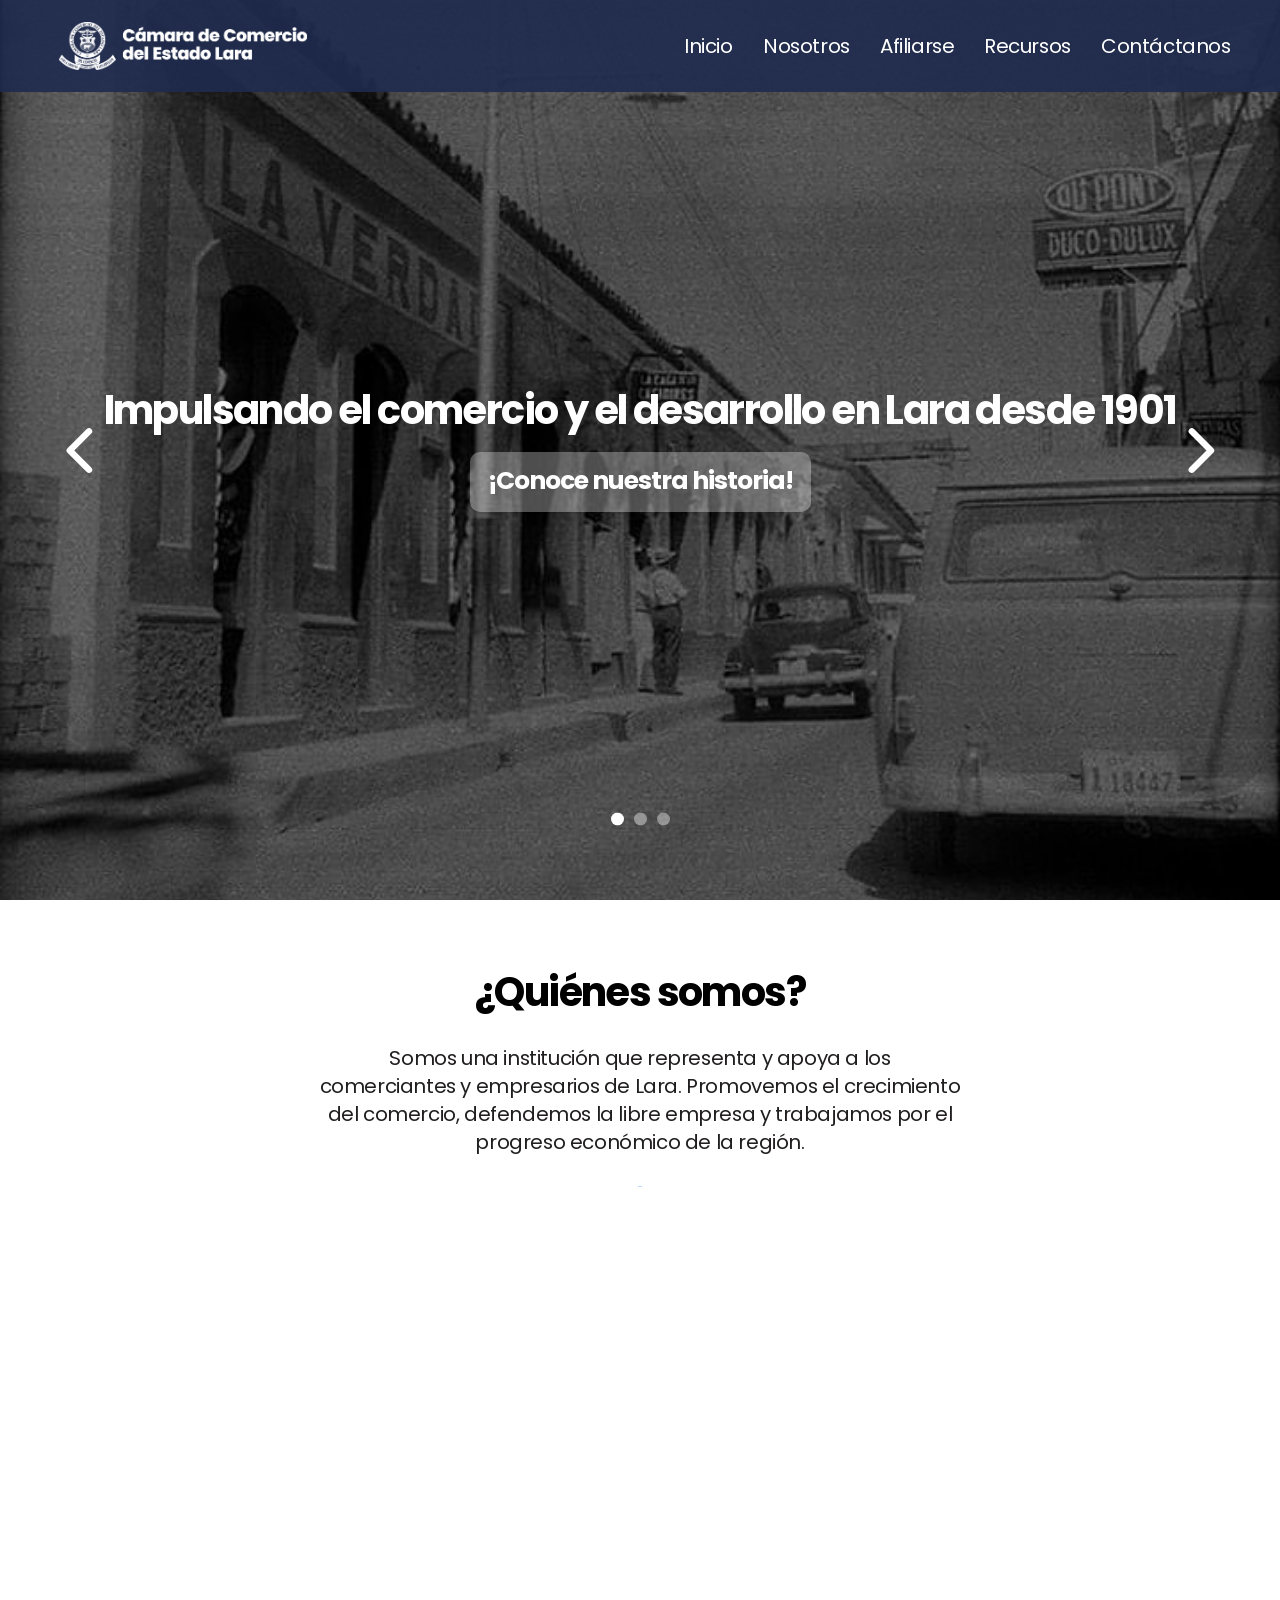
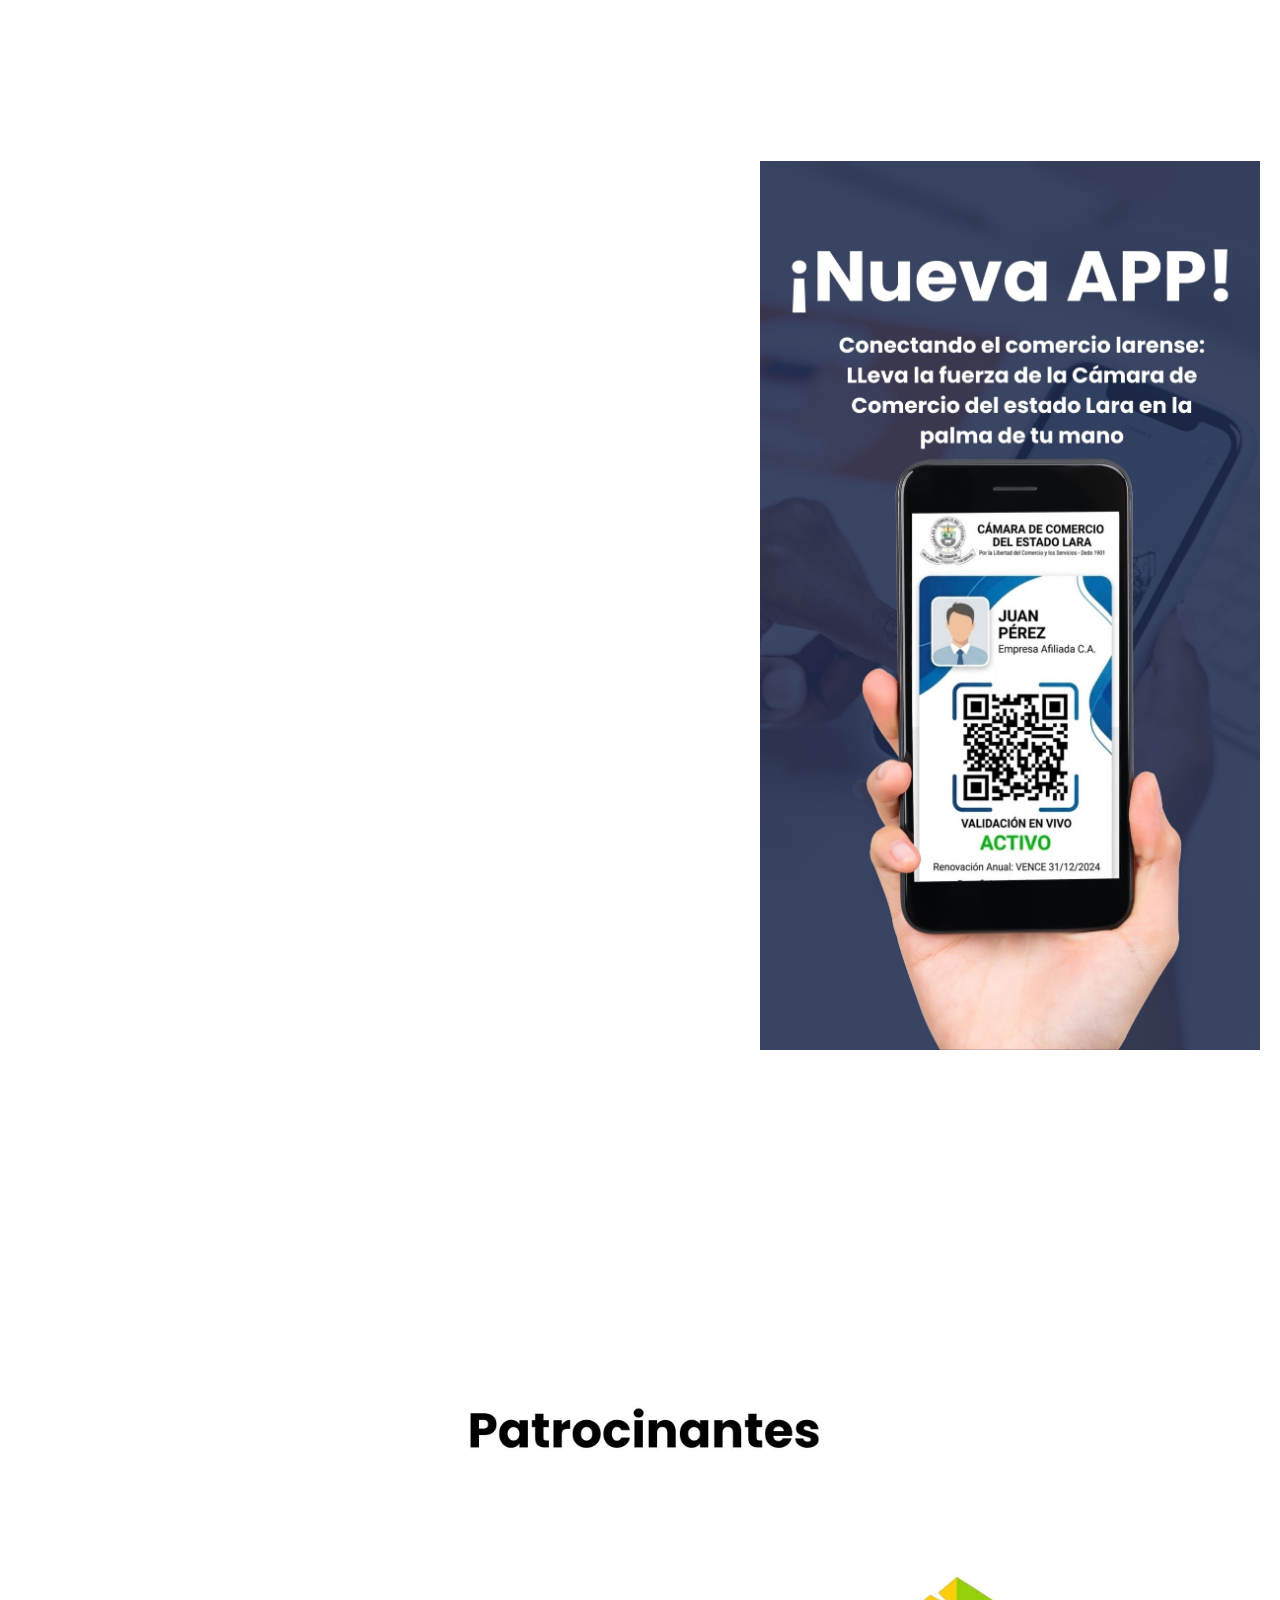
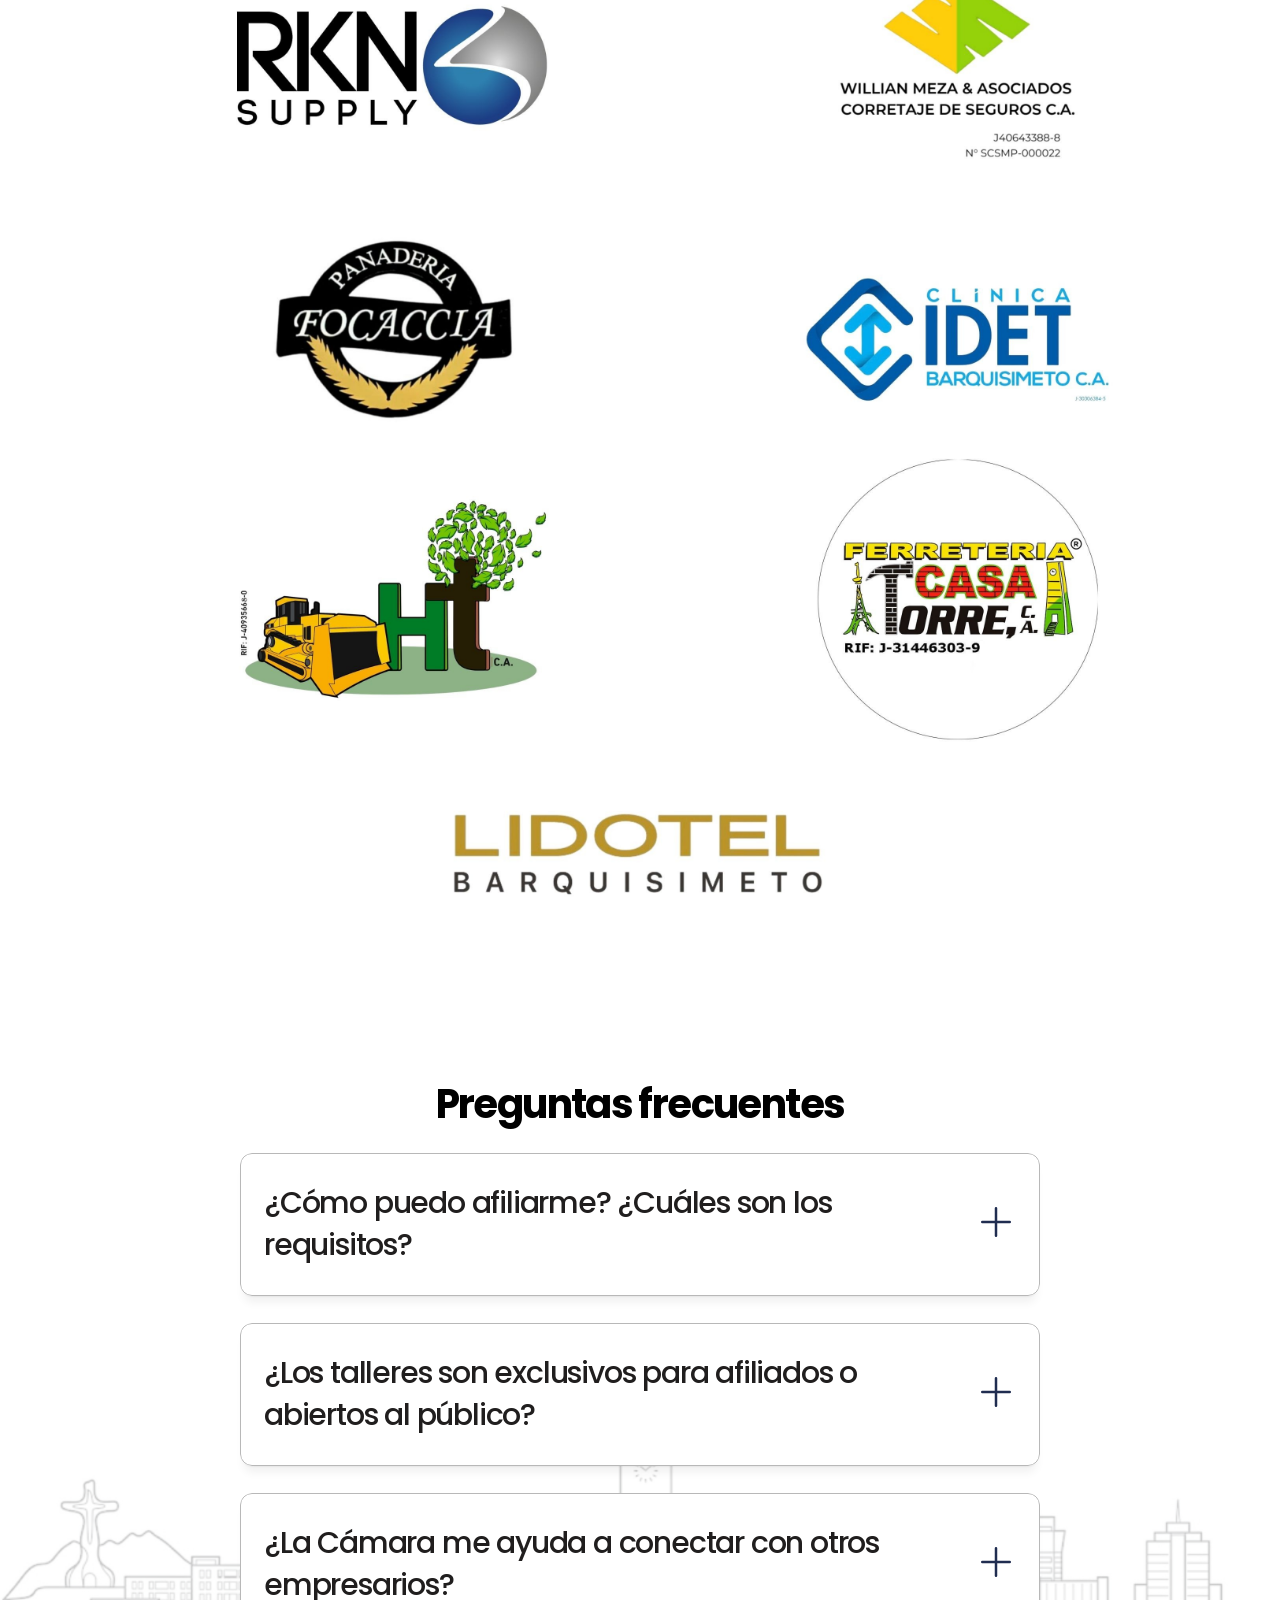
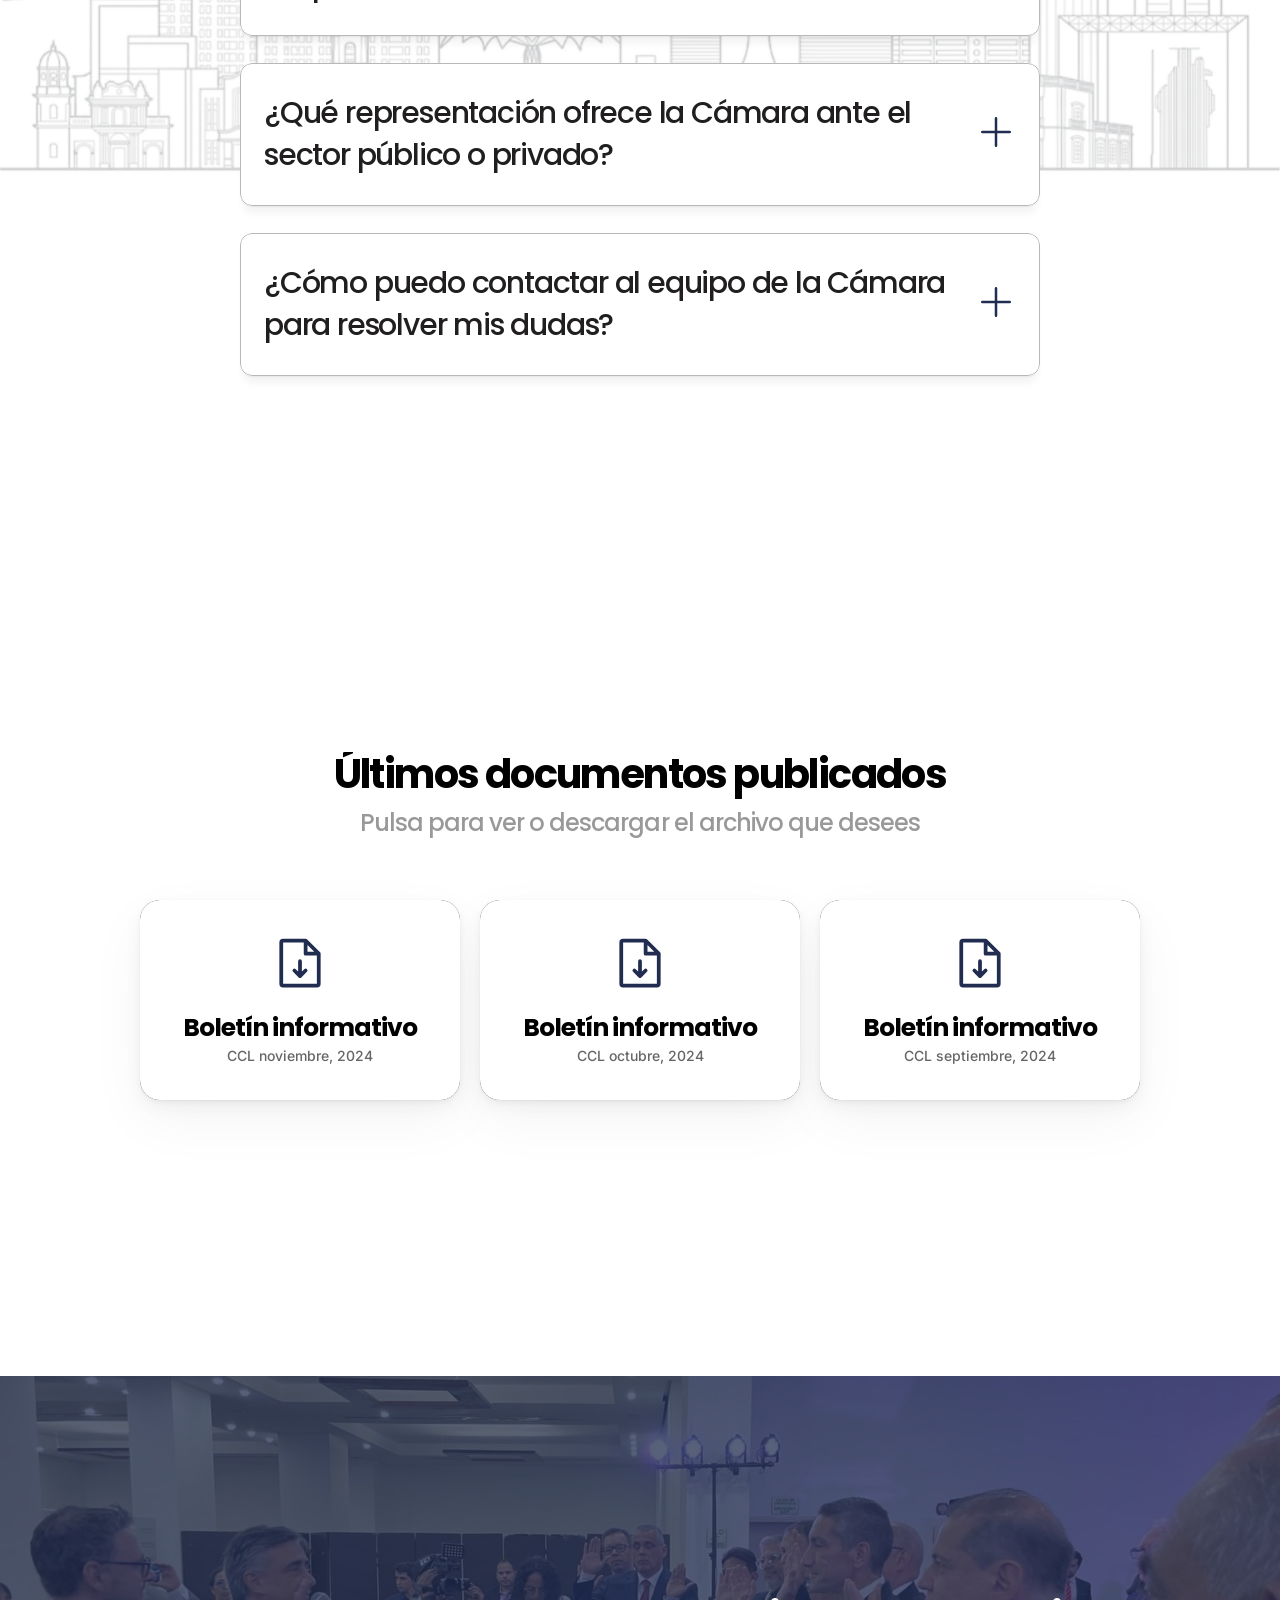
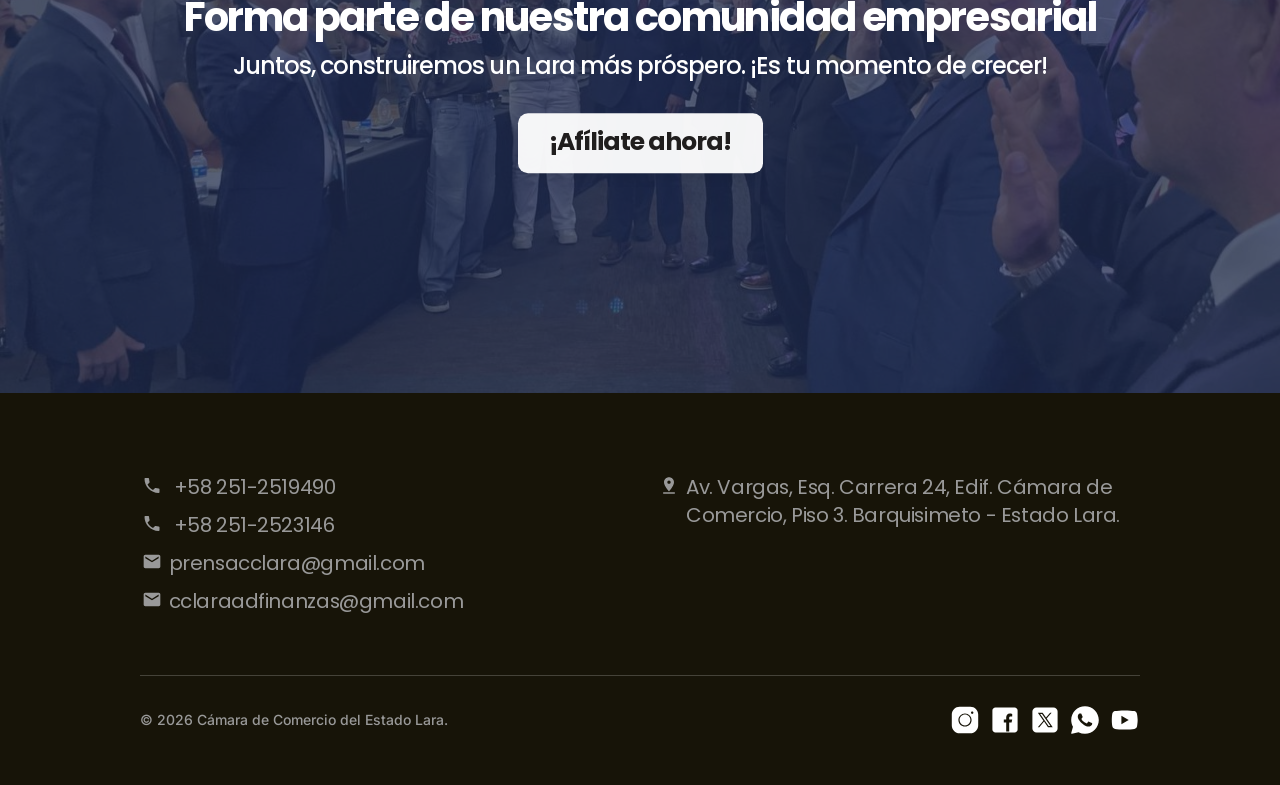
<file: index.html>
<!doctype html>
<!-- Made in Framer · framer.com -->
<!-- Published Oct 28, 2026, 7:28 PM UTC -->
<html lang="es-VE">
<head>
	<meta charset="utf-8">
	<meta name="viewport" content="width=device-width">
	<meta name="generator" content="Framer 6396d1e">
	<title>Cámara de Comercio Lara</title>
    <link rel="canonical" href="https://camcomerciolara.org.ve/"><meta property="og:url" content="https://camcomerciolara.org.ve/"><meta name="description" content="Cámara de Comercio del Estado Lara: gremio que desde 1901 representa y apoya al comercio y los servicios de Lara, Venezuela.">
    <meta name="framer-search-index" content="/assets/fu/sites/qvVd5x1oqgm8UECJxH6ip/searchIndex-bVcQZ0W7D3Bi.json">
    <meta name="framer-search-index-fallback" content="/assets/fu/sites/qvVd5x1oqgm8UECJxH6ip/searchIndex-euTjOfodGPNb.json">
    <link href="/assets/fu/images/rtGBe6erPjxikh9yQqqmnPoD8.png" rel="icon" media="(prefers-color-scheme: light)">
    <link href="/assets/fu/images/SMGLBYGvixK3QliwaBblkckESlc.png" rel="icon" media="(prefers-color-scheme: dark)">
    <!-- Open Graph -->
    <meta property="og:type" content="website">
<!-- ccl:head -->
<link rel="apple-touch-icon" href="/assets/apple-touch-icon.png">
<meta property="og:image" content="https://camcomerciolara.org.ve/assets/og-image.png">
<meta name="twitter:image" content="https://camcomerciolara.org.ve/assets/og-image.png">
<meta property="og:site_name" content="Cámara de Comercio Lara">
<meta property="og:locale" content="es_VE">
<script>window.CCL_FORMS={"":"https://formspree.io/f/xaeejrnl","/afiliarse":"https://formspree.io/f/mvkkrezz"}</script>
<!-- /ccl:head -->
    <meta property="og:title" content="Cámara de Comercio Lara">
    <meta property="og:description" content="Cámara de Comercio del Estado Lara: gremio que desde 1901 representa y apoya al comercio y los servicios de Lara, Venezuela.">
    <!-- X -->
    <meta name="twitter:card" content="summary_large_image">
    <meta name="twitter:title" content="Cámara de Comercio Lara">
    <meta name="twitter:description" content="Cámara de Comercio del Estado Lara: gremio que desde 1901 representa y apoya al comercio y los servicios de Lara, Venezuela.">
	
	
	
	
	<!-- Start of headStart -->
    
    <!-- End of headStart -->
	
	<style data-framer-font-css>/* cyrillic-ext */
@font-face {
  font-family: 'Inter';
  font-style: normal;
  font-weight: 500;
  font-display: swap;
  src: url(/assets/gfonts/s/inter/v20/UcCO3FwrK3iLTeHuS_nVMrMxCp50SjIw2boKoduKmMEVuI6fAZJhiI2B.woff2) format('woff2');
  unicode-range: U+0460-052F, U+1C80-1C8A, U+20B4, U+2DE0-2DFF, U+A640-A69F, U+FE2E-FE2F;
}
/* cyrillic */
@font-face {
  font-family: 'Inter';
  font-style: normal;
  font-weight: 500;
  font-display: swap;
  src: url(/assets/gfonts/s/inter/v20/UcCO3FwrK3iLTeHuS_nVMrMxCp50SjIw2boKoduKmMEVuI6fAZthiI2B.woff2) format('woff2');
  unicode-range: U+0301, U+0400-045F, U+0490-0491, U+04B0-04B1, U+2116;
}
/* greek-ext */
@font-face {
  font-family: 'Inter';
  font-style: normal;
  font-weight: 500;
  font-display: swap;
  src: url(/assets/gfonts/s/inter/v20/UcCO3FwrK3iLTeHuS_nVMrMxCp50SjIw2boKoduKmMEVuI6fAZNhiI2B.woff2) format('woff2');
  unicode-range: U+1F00-1FFF;
}
/* greek */
@font-face {
  font-family: 'Inter';
  font-style: normal;
  font-weight: 500;
  font-display: swap;
  src: url(/assets/gfonts/s/inter/v20/UcCO3FwrK3iLTeHuS_nVMrMxCp50SjIw2boKoduKmMEVuI6fAZxhiI2B.woff2) format('woff2');
  unicode-range: U+0370-0377, U+037A-037F, U+0384-038A, U+038C, U+038E-03A1, U+03A3-03FF;
}
/* vietnamese */
@font-face {
  font-family: 'Inter';
  font-style: normal;
  font-weight: 500;
  font-display: swap;
  src: url(/assets/gfonts/s/inter/v20/UcCO3FwrK3iLTeHuS_nVMrMxCp50SjIw2boKoduKmMEVuI6fAZBhiI2B.woff2) format('woff2');
  unicode-range: U+0102-0103, U+0110-0111, U+0128-0129, U+0168-0169, U+01A0-01A1, U+01AF-01B0, U+0300-0301, U+0303-0304, U+0308-0309, U+0323, U+0329, U+1EA0-1EF9, U+20AB;
}
/* latin-ext */
@font-face {
  font-family: 'Inter';
  font-style: normal;
  font-weight: 500;
  font-display: swap;
  src: url(/assets/gfonts/s/inter/v20/UcCO3FwrK3iLTeHuS_nVMrMxCp50SjIw2boKoduKmMEVuI6fAZFhiI2B.woff2) format('woff2');
  unicode-range: U+0100-02BA, U+02BD-02C5, U+02C7-02CC, U+02CE-02D7, U+02DD-02FF, U+0304, U+0308, U+0329, U+1D00-1DBF, U+1E00-1E9F, U+1EF2-1EFF, U+2020, U+20A0-20AB, U+20AD-20C4, U+2113, U+2C60-2C7F, U+A720-A7FF;
}
/* latin */
@font-face {
  font-family: 'Inter';
  font-style: normal;
  font-weight: 500;
  font-display: swap;
  src: url(/assets/gfonts/s/inter/v20/UcCO3FwrK3iLTeHuS_nVMrMxCp50SjIw2boKoduKmMEVuI6fAZ9hiA.woff2) format('woff2');
  unicode-range: U+0000-00FF, U+0131, U+0152-0153, U+02BB-02BC, U+02C6, U+02DA, U+02DC, U+0304, U+0308, U+0329, U+2000-206F, U+20AC, U+2122, U+2191, U+2193, U+2212, U+2215, U+FEFF, U+FFFD;
}
/* cyrillic-ext */
@font-face {
  font-family: 'Fragment Mono';
  font-style: normal;
  font-weight: 400;
  src: url(/assets/gfonts/s/fragmentmono/v6/4iCr6K5wfMRRjxp0DA6-2CLnB45HhrUI.woff2) format('woff2');
  unicode-range: U+0460-052F, U+1C80-1C8A, U+20B4, U+2DE0-2DFF, U+A640-A69F, U+FE2E-FE2F;
}
/* latin-ext */
@font-face {
  font-family: 'Fragment Mono';
  font-style: normal;
  font-weight: 400;
  src: url(/assets/gfonts/s/fragmentmono/v6/4iCr6K5wfMRRjxp0DA6-2CLnB41HhrUI.woff2) format('woff2');
  unicode-range: U+0100-02BA, U+02BD-02C5, U+02C7-02CC, U+02CE-02D7, U+02DD-02FF, U+0304, U+0308, U+0329, U+1D00-1DBF, U+1E00-1E9F, U+1EF2-1EFF, U+2020, U+20A0-20AB, U+20AD-20C4, U+2113, U+2C60-2C7F, U+A720-A7FF;
}
/* latin */
@font-face {
  font-family: 'Fragment Mono';
  font-style: normal;
  font-weight: 400;
  src: url(/assets/gfonts/s/fragmentmono/v6/4iCr6K5wfMRRjxp0DA6-2CLnB4NHhg.woff2) format('woff2');
  unicode-range: U+0000-00FF, U+0131, U+0152-0153, U+02BB-02BC, U+02C6, U+02DA, U+02DC, U+0304, U+0308, U+0329, U+2000-206F, U+20AC, U+2122, U+2191, U+2193, U+2212, U+2215, U+FEFF, U+FFFD;
}

@font-face { font-family: "Inter"; src: url("/assets/fu/assets/5vvr9Vy74if2I6bQbJvbw7SY1pQ.woff2"); font-display: swap; font-style: normal; font-weight: 400; unicode-range: U+0460-052F, U+1C80-1C88, U+20B4, U+2DE0-2DFF, U+A640-A69F, U+FE2E-FE2F }
@font-face { font-family: "Inter"; src: url("/assets/fu/assets/EOr0mi4hNtlgWNn9if640EZzXCo.woff2"); font-display: swap; font-style: normal; font-weight: 400; unicode-range: U+0301, U+0400-045F, U+0490-0491, U+04B0-04B1, U+2116 }
@font-face { font-family: "Inter"; src: url("/assets/fu/assets/Y9k9QrlZAqio88Klkmbd8VoMQc.woff2"); font-display: swap; font-style: normal; font-weight: 400; unicode-range: U+1F00-1FFF }
@font-face { font-family: "Inter"; src: url("/assets/fu/assets/OYrD2tBIBPvoJXiIHnLoOXnY9M.woff2"); font-display: swap; font-style: normal; font-weight: 400; unicode-range: U+0370-03FF }
@font-face { font-family: "Inter"; src: url("/assets/fu/assets/JeYwfuaPfZHQhEG8U5gtPDZ7WQ.woff2"); font-display: swap; font-style: normal; font-weight: 400; unicode-range: U+0100-024F, U+0259, U+1E00-1EFF, U+2020, U+20A0-20AB, U+20AD-20CF, U+2113, U+2C60-2C7F, U+A720-A7FF }
@font-face { font-family: "Inter"; src: url("/assets/fu/assets/GrgcKwrN6d3Uz8EwcLHZxwEfC4.woff2"); font-display: swap; font-style: normal; font-weight: 400; unicode-range: U+0000-00FF, U+0131, U+0152-0153, U+02BB-02BC, U+02C6, U+02DA, U+02DC, U+2000-206F, U+2070, U+2074-207E, U+2080-208E, U+20AC, U+2122, U+2191, U+2193, U+2212, U+2215, U+FEFF, U+FFFD }
@font-face { font-family: "Inter"; src: url("/assets/fu/assets/b6Y37FthZeALduNqHicBT6FutY.woff2"); font-display: swap; font-style: normal; font-weight: 400; unicode-range: U+0102-0103, U+0110-0111, U+0128-0129, U+0168-0169, U+01A0-01A1, U+01AF-01B0, U+1EA0-1EF9, U+20AB }
@font-face { font-family: "Inter"; src: url("/assets/fu/assets/vQyevYAyHtARFwPqUzQGpnDs.woff2"); font-display: swap; font-style: normal; font-weight: 400; unicode-range: U+0000-00FF, U+0131, U+0152-0153, U+02BB-02BC, U+02C6, U+02DA, U+02DC, U+2000-206F, U+2074, U+20AC, U+2122, U+2191, U+2193, U+2212, U+2215, U+FEFF, U+FFFD }
@font-face { font-family: "Inter"; src: url("/assets/fu/assets/mkY5Sgyq51ik0AMrSBwhm9DJg.woff2"); font-style: normal; font-weight: 900; unicode-range: U+0460-052F, U+1C80-1C88, U+20B4, U+2DE0-2DFF, U+A640-A69F, U+FE2E-FE2F }
@font-face { font-family: "Inter"; src: url("/assets/fu/assets/X5hj6qzcHUYv7h1390c8Rhm6550.woff2"); font-style: normal; font-weight: 900; unicode-range: U+0301, U+0400-045F, U+0490-0491, U+04B0-04B1, U+2116 }
@font-face { font-family: "Inter"; src: url("/assets/fu/assets/gQhNpS3tN86g8RcVKYUUaKt2oMQ.woff2"); font-style: normal; font-weight: 900; unicode-range: U+1F00-1FFF }
@font-face { font-family: "Inter"; src: url("/assets/fu/assets/cugnVhSraaRyANCaUtI5FV17wk.woff2"); font-style: normal; font-weight: 900; unicode-range: U+0370-03FF }
@font-face { font-family: "Inter"; src: url("/assets/fu/assets/5HcVoGak8k5agFJSaKa4floXVu0.woff2"); font-style: normal; font-weight: 900; unicode-range: U+0100-024F, U+0259, U+1E00-1EFF, U+2020, U+20A0-20AB, U+20AD-20CF, U+2113, U+2C60-2C7F, U+A720-A7FF }
@font-face { font-family: "Inter"; src: url("/assets/fu/assets/jn4BtSPLlS0NDp1KiFAtFKiiY0o.woff2"); font-style: normal; font-weight: 900; unicode-range: U+0000-00FF, U+0131, U+0152-0153, U+02BB-02BC, U+02C6, U+02DA, U+02DC, U+2000-206F, U+2074, U+20AC, U+2122, U+2191, U+2193, U+2212, U+2215, U+FEFF, U+FFFD }
@font-face { font-family: "Inter"; src: url("/assets/fu/assets/P2Bw01CtL0b9wqygO0sSVogWbo.woff2"); font-style: normal; font-weight: 900; unicode-range: U+0102-0103, U+0110-0111, U+0128-0129, U+0168-0169, U+01A0-01A1, U+01AF-01B0, U+1EA0-1EF9, U+20AB }
@font-face { font-family: "Inter"; src: url("/assets/fu/assets/05KsVHGDmqXSBXM4yRZ65P8i0s.woff2"); font-style: italic; font-weight: 900; unicode-range: U+0460-052F, U+1C80-1C88, U+20B4, U+2DE0-2DFF, U+A640-A69F, U+FE2E-FE2F }
@font-face { font-family: "Inter"; src: url("/assets/fu/assets/ky8ovPukK4dJ1Pxq74qGhOqCYI.woff2"); font-style: italic; font-weight: 900; unicode-range: U+0301, U+0400-045F, U+0490-0491, U+04B0-04B1, U+2116 }
@font-face { font-family: "Inter"; src: url("/assets/fu/assets/vvNSqIj42qeQ2bvCRBIWKHscrc.woff2"); font-style: italic; font-weight: 900; unicode-range: U+1F00-1FFF }
@font-face { font-family: "Inter"; src: url("/assets/fu/assets/3ZmXbBKToJifDV9gwcifVd1tEY.woff2"); font-style: italic; font-weight: 900; unicode-range: U+0370-03FF }
@font-face { font-family: "Inter"; src: url("/assets/fu/assets/FNfhX3dt4ChuLJq2PwdlxHO7PU.woff2"); font-style: italic; font-weight: 900; unicode-range: U+0100-024F, U+0259, U+1E00-1EFF, U+2020, U+20A0-20AB, U+20AD-20CF, U+2113, U+2C60-2C7F, U+A720-A7FF }
@font-face { font-family: "Inter"; src: url("/assets/fu/assets/g0c8vEViiXNlKAgI4Ymmk3Ig.woff2"); font-style: italic; font-weight: 900; unicode-range: U+0000-00FF, U+0131, U+0152-0153, U+02BB-02BC, U+02C6, U+02DA, U+02DC, U+2000-206F, U+2074, U+20AC, U+2122, U+2191, U+2193, U+2212, U+2215, U+FEFF, U+FFFD }
@font-face { font-family: "Inter"; src: url("/assets/fu/assets/efTfQcBJ53kM2pB1hezSZ3RDUFs.woff2"); font-style: italic; font-weight: 900; unicode-range: U+0102-0103, U+0110-0111, U+0128-0129, U+0168-0169, U+01A0-01A1, U+01AF-01B0, U+1EA0-1EF9, U+20AB }
@font-face { font-family: "Inter"; src: url("/assets/fu/assets/H89BbHkbHDzlxZzxi8uPzTsp90.woff2"); font-display: swap; font-style: italic; font-weight: 700; unicode-range: U+0460-052F, U+1C80-1C88, U+20B4, U+2DE0-2DFF, U+A640-A69F, U+FE2E-FE2F }
@font-face { font-family: "Inter"; src: url("/assets/fu/assets/u6gJwDuwB143kpNK1T1MDKDWkMc.woff2"); font-display: swap; font-style: italic; font-weight: 700; unicode-range: U+0301, U+0400-045F, U+0490-0491, U+04B0-04B1, U+2116 }
@font-face { font-family: "Inter"; src: url("/assets/fu/assets/43sJ6MfOPh1LCJt46OvyDuSbA6o.woff2"); font-display: swap; font-style: italic; font-weight: 700; unicode-range: U+1F00-1FFF }
@font-face { font-family: "Inter"; src: url("/assets/fu/assets/wccHG0r4gBDAIRhfHiOlq6oEkqw.woff2"); font-display: swap; font-style: italic; font-weight: 700; unicode-range: U+0370-03FF }
@font-face { font-family: "Inter"; src: url("/assets/fu/assets/WZ367JPwf9bRW6LdTHN8rXgSjw.woff2"); font-display: swap; font-style: italic; font-weight: 700; unicode-range: U+0100-024F, U+0259, U+1E00-1EFF, U+2020, U+20A0-20AB, U+20AD-20CF, U+2113, U+2C60-2C7F, U+A720-A7FF }
@font-face { font-family: "Inter"; src: url("/assets/fu/assets/QxmhnWTzLtyjIiZcfaLIJ8EFBXU.woff2"); font-display: swap; font-style: italic; font-weight: 700; unicode-range: U+0000-00FF, U+0131, U+0152-0153, U+02BB-02BC, U+02C6, U+02DA, U+02DC, U+2000-206F, U+2074, U+20AC, U+2122, U+2191, U+2193, U+2212, U+2215, U+FEFF, U+FFFD }
@font-face { font-family: "Inter"; src: url("/assets/fu/assets/2A4Xx7CngadFGlVV4xrO06OBHY.woff2"); font-display: swap; font-style: italic; font-weight: 700; unicode-range: U+0102-0103, U+0110-0111, U+0128-0129, U+0168-0169, U+01A0-01A1, U+01AF-01B0, U+1EA0-1EF9, U+20AB }
@font-face { font-family: "Inter"; src: url("/assets/fu/assets/hyOgCu0Xnghbimh0pE8QTvtt2AU.woff2"); font-display: swap; font-style: normal; font-weight: 600; unicode-range: U+0460-052F, U+1C80-1C88, U+20B4, U+2DE0-2DFF, U+A640-A69F, U+FE2E-FE2F }
@font-face { font-family: "Inter"; src: url("/assets/fu/assets/NeGmSOXrPBfEFIy5YZeHq17LEDA.woff2"); font-display: swap; font-style: normal; font-weight: 600; unicode-range: U+0301, U+0400-045F, U+0490-0491, U+04B0-04B1, U+2116 }
@font-face { font-family: "Inter"; src: url("/assets/fu/assets/oYaAX5himiTPYuN8vLWnqBbfD2s.woff2"); font-display: swap; font-style: normal; font-weight: 600; unicode-range: U+1F00-1FFF }
@font-face { font-family: "Inter"; src: url("/assets/fu/assets/lEJLP4R0yuCaMCjSXYHtJw72M.woff2"); font-display: swap; font-style: normal; font-weight: 600; unicode-range: U+0370-03FF }
@font-face { font-family: "Inter"; src: url("/assets/fu/assets/cRJyLNuTJR5jbyKzGi33wU9cqIQ.woff2"); font-display: swap; font-style: normal; font-weight: 600; unicode-range: U+0100-024F, U+0259, U+1E00-1EFF, U+2020, U+20A0-20AB, U+20AD-20CF, U+2113, U+2C60-2C7F, U+A720-A7FF }
@font-face { font-family: "Inter"; src: url("/assets/fu/assets/1ZFS7N918ojhhd0nQWdj3jz4w.woff2"); font-display: swap; font-style: normal; font-weight: 600; unicode-range: U+0000-00FF, U+0131, U+0152-0153, U+02BB-02BC, U+02C6, U+02DA, U+02DC, U+2000-206F, U+2074, U+20AC, U+2122, U+2191, U+2193, U+2212, U+2215, U+FEFF, U+FFFD }
@font-face { font-family: "Inter"; src: url("/assets/fu/assets/A0Wcc7NgXMjUuFdquHDrIZpzZw0.woff2"); font-display: swap; font-style: normal; font-weight: 600; unicode-range: U+0102-0103, U+0110-0111, U+0128-0129, U+0168-0169, U+01A0-01A1, U+01AF-01B0, U+1EA0-1EF9, U+20AB }
@font-face { font-family: "Inter"; src: url("/assets/fu/assets/DpPBYI0sL4fYLgAkX8KXOPVt7c.woff2"); font-display: swap; font-style: normal; font-weight: 700; unicode-range: U+0460-052F, U+1C80-1C88, U+20B4, U+2DE0-2DFF, U+A640-A69F, U+FE2E-FE2F }
@font-face { font-family: "Inter"; src: url("/assets/fu/assets/4RAEQdEOrcnDkhHiiCbJOw92Lk.woff2"); font-display: swap; font-style: normal; font-weight: 700; unicode-range: U+0301, U+0400-045F, U+0490-0491, U+04B0-04B1, U+2116 }
@font-face { font-family: "Inter"; src: url("/assets/fu/assets/1K3W8DizY3v4emK8Mb08YHxTbs.woff2"); font-display: swap; font-style: normal; font-weight: 700; unicode-range: U+1F00-1FFF }
@font-face { font-family: "Inter"; src: url("/assets/fu/assets/tUSCtfYVM1I1IchuyCwz9gDdQ.woff2"); font-display: swap; font-style: normal; font-weight: 700; unicode-range: U+0370-03FF }
@font-face { font-family: "Inter"; src: url("/assets/fu/assets/VgYFWiwsAC5OYxAycRXXvhze58.woff2"); font-display: swap; font-style: normal; font-weight: 700; unicode-range: U+0100-024F, U+0259, U+1E00-1EFF, U+2020, U+20A0-20AB, U+20AD-20CF, U+2113, U+2C60-2C7F, U+A720-A7FF }
@font-face { font-family: "Inter"; src: url("/assets/fu/assets/DXD0Q7LSl7HEvDzucnyLnGBHM.woff2"); font-display: swap; font-style: normal; font-weight: 700; unicode-range: U+0000-00FF, U+0131, U+0152-0153, U+02BB-02BC, U+02C6, U+02DA, U+02DC, U+2000-206F, U+2074, U+20AC, U+2122, U+2191, U+2193, U+2212, U+2215, U+FEFF, U+FFFD }
@font-face { font-family: "Inter"; src: url("/assets/fu/assets/GIryZETIX4IFypco5pYZONKhJIo.woff2"); font-display: swap; font-style: normal; font-weight: 700; unicode-range: U+0102-0103, U+0110-0111, U+0128-0129, U+0168-0169, U+01A0-01A1, U+01AF-01B0, U+1EA0-1EF9, U+20AB }
@font-face { font-family: "Inter"; src: url("/assets/fu/assets/CfMzU8w2e7tHgF4T4rATMPuWosA.woff2"); font-display: swap; font-style: italic; font-weight: 400; unicode-range: U+0460-052F, U+1C80-1C88, U+20B4, U+2DE0-2DFF, U+A640-A69F, U+FE2E-FE2F }
@font-face { font-family: "Inter"; src: url("/assets/fu/assets/867QObYax8ANsfX4TGEVU9YiCM.woff2"); font-display: swap; font-style: italic; font-weight: 400; unicode-range: U+0301, U+0400-045F, U+0490-0491, U+04B0-04B1, U+2116 }
@font-face { font-family: "Inter"; src: url("/assets/fu/assets/Oyn2ZbENFdnW7mt2Lzjk1h9Zb9k.woff2"); font-display: swap; font-style: italic; font-weight: 400; unicode-range: U+1F00-1FFF }
@font-face { font-family: "Inter"; src: url("/assets/fu/assets/cdAe8hgZ1cMyLu9g005pAW3xMo.woff2"); font-display: swap; font-style: italic; font-weight: 400; unicode-range: U+0370-03FF }
@font-face { font-family: "Inter"; src: url("/assets/fu/assets/DOfvtmE1UplCq161m6Hj8CSQYg.woff2"); font-display: swap; font-style: italic; font-weight: 400; unicode-range: U+0100-024F, U+0259, U+1E00-1EFF, U+2020, U+20A0-20AB, U+20AD-20CF, U+2113, U+2C60-2C7F, U+A720-A7FF }
@font-face { font-family: "Inter"; src: url("/assets/fu/assets/vFzuJY0c65av44uhEKB6vyjFMg.woff2"); font-display: swap; font-style: italic; font-weight: 400; unicode-range: U+0000-00FF, U+0131, U+0152-0153, U+02BB-02BC, U+02C6, U+02DA, U+02DC, U+2000-206F, U+2074, U+20AC, U+2122, U+2191, U+2193, U+2212, U+2215, U+FEFF, U+FFFD }
@font-face { font-family: "Inter"; src: url("/assets/fu/assets/tKtBcDnBMevsEEJKdNGhhkLzYo.woff2"); font-display: swap; font-style: italic; font-weight: 400; unicode-range: U+0102-0103, U+0110-0111, U+0128-0129, U+0168-0169, U+01A0-01A1, U+01AF-01B0, U+1EA0-1EF9, U+20AB }
@font-face { font-family: "Inter"; src: url("/assets/fu/assets/syRNPWzAMIrcJ3wIlPIP43KjQs.woff2"); font-display: swap; font-style: normal; font-weight: 700; unicode-range: U+0000-00FF, U+0131, U+0152-0153, U+02BB-02BC, U+02C6, U+02DA, U+02DC, U+2000-206F, U+2070, U+2074-207E, U+2080-208E, U+20AC, U+2122, U+2191, U+2193, U+2212, U+2215, U+FEFF, U+FFFD }
@font-face { font-family: "Inter"; src: url("/assets/fu/assets/vxBnBhH8768IFAXAb4Qf6wQHKs.woff2"); font-display: swap; font-style: italic; font-weight: 600; unicode-range: U+0460-052F, U+1C80-1C88, U+20B4, U+2DE0-2DFF, U+A640-A69F, U+FE2E-FE2F }
@font-face { font-family: "Inter"; src: url("/assets/fu/assets/zSsEuoJdh8mcFVk976C05ZfQr8.woff2"); font-display: swap; font-style: italic; font-weight: 600; unicode-range: U+0301, U+0400-045F, U+0490-0491, U+04B0-04B1, U+2116 }
@font-face { font-family: "Inter"; src: url("/assets/fu/assets/b8ezwLrN7h2AUoPEENcsTMVJ0.woff2"); font-display: swap; font-style: italic; font-weight: 600; unicode-range: U+1F00-1FFF }
@font-face { font-family: "Inter"; src: url("/assets/fu/assets/mvNEIBLyHbscgHtwfsByjXUz3XY.woff2"); font-display: swap; font-style: italic; font-weight: 600; unicode-range: U+0370-03FF }
@font-face { font-family: "Inter"; src: url("/assets/fu/assets/6FI2EneKzM3qBy5foOZXey7coCA.woff2"); font-display: swap; font-style: italic; font-weight: 600; unicode-range: U+0100-024F, U+0259, U+1E00-1EFF, U+2020, U+20A0-20AB, U+20AD-20CF, U+2113, U+2C60-2C7F, U+A720-A7FF }
@font-face { font-family: "Inter"; src: url("/assets/fu/assets/qrVgiXNd6RuQjETYQiVQ9nqCk.woff2"); font-display: swap; font-style: italic; font-weight: 600; unicode-range: U+0000-00FF, U+0131, U+0152-0153, U+02BB-02BC, U+02C6, U+02DA, U+02DC, U+2000-206F, U+2074, U+20AC, U+2122, U+2191, U+2193, U+2212, U+2215, U+FEFF, U+FFFD }
@font-face { font-family: "Inter"; src: url("/assets/fu/assets/NHHeAKJVP0ZWHk5YZnQQChIsBM.woff2"); font-display: swap; font-style: italic; font-weight: 600; unicode-range: U+0102-0103, U+0110-0111, U+0128-0129, U+0168-0169, U+01A0-01A1, U+01AF-01B0, U+1EA0-1EF9, U+20AB }
@font-face { font-family: "Poppins"; src: url("/assets/fu/third-party-assets/fontshare/wf/EOHGWBZYYKO6R4PWP4S2B3FFWHHBEZN6/UWQLMF4AFWLXCJQCFV3WRVYC77KZXPRB/FYG6OCH7XOLUUSZTIZE65ATBZWF623O4.woff2"); font-display: swap; font-style: normal; font-weight: 700 }
@font-face { font-family: "Poppins"; src: url("/assets/fu/third-party-assets/fontshare/wf/NC2MP33RO4WQTSTEEAWBJLAEXNCNEQVF/7F4U3COKLHQH4WUH3AXPC7N4UELEWJQN/JMWNCAGBH3TLANIVQPVABVAVNV5QERTH.woff2"); font-display: swap; font-style: normal; font-weight: 400 }
@font-face { font-family: "Poppins"; src: url("/assets/fu/third-party-assets/fontshare/wf/22GWRXQXMICIWABQXFWKIWZIILKO5JDJ/2BBKMSVLV5CSDOZ7HEEECOTKPOVVJOC3/RNFY4UJD36462ZMGEIC5I7KNE73BPOAU.woff2"); font-style: normal; font-weight: 900 }
@font-face { font-family: "Poppins"; src: url("/assets/fu/third-party-assets/fontshare/wf/2PWH5ACYHQEXIHGDLY5OWYMAC3F65AK5/OD6JOLYDRZZOKZGAPOMF7QEWPC5DTZS6/F5IVXJVPQ2DIFNG5HQZ7NI5VG7P7VDLV.woff2"); font-style: italic; font-weight: 900 }
@font-face { font-family: "Poppins"; src: url("/assets/fu/third-party-assets/fontshare/wf/JQL34MORONR7D7BXOVTX3KBGJGEJQ5BJ/CKUZVY5SFANCFAT7FS3MP6ZL4BMEWCJE/NOLRWF3JBJ434MILPG5RB6R2B4HGRSZB.woff2"); font-display: swap; font-style: italic; font-weight: 700 }
@font-face { font-family: "Poppins"; src: url("/assets/fu/third-party-assets/fontshare/wf/7LLTLAW3NRWOADG4II2JGKZC6OSEMBQC/EYFXWX77PEMPU645EAWOTG22E375GULW/SSNNTU67MMJH4CSWT443B4KJ7OB4WFHF.woff2"); font-display: swap; font-style: italic; font-weight: 400 }
@font-face { font-family: "Poppins"; src: url("/assets/fu/third-party-assets/fontshare/wf/K4RHKGAGLQZBXEZQT2O2AGSLKJF2E4YC/JRUTXNFPWLFGIEVSSEYOW7EP7TYM3V6A/UCDYLFFGLZRGCFY5GYDYM5LDB52BAR5M.woff2"); font-display: swap; font-style: normal; font-weight: 500 }
@font-face { font-family: "Poppins"; src: url("/assets/fu/third-party-assets/fontshare/wf/4HH4RITHYMRL7VREMN2WV2L6LQZKPRWE/ZWMGJ4LKTJ4NT5NKCHS5WLI6CRRRO2SE/OFRM3ATAEVJKZWGG6S4JN4P6SBPN2BLD.woff2"); font-display: swap; font-style: italic; font-weight: 500 }
@font-face { font-family: "Poppins"; src: url("/assets/fu/third-party-assets/fontshare/wf/E6J4GS76KHNRRUWODFCFOX2JRKNRSFVY/3GYVT5S4AH7VMPASDDKOTIPV6P3WJXGI/24R4YOH3G2SFDSTCNHOVGYEX3DMRC3CE.woff2"); font-display: swap; font-style: normal; font-weight: 600 }
@font-face { font-family: "Inter Placeholder"; src: local("Arial"); ascent-override: 89.79%; descent-override: 22.36%; line-gap-override: 0.00%; size-adjust: 107.89% }
@font-face { font-family: "Poppins Placeholder"; src: local("Arial"); ascent-override: 91.95%; descent-override: 30.94%; line-gap-override: 7.96%; size-adjust: 113.11% }</style>
	<link href="https://fonts.gstatic.com" rel="preconnect" crossorigin>
	
	<meta name="robots" content="index, follow, max-image-preview:large"><style data-framer-breakpoint-css>@media(min-width: 1200px){.hidden-72rtr7{display:none!important}}@media(min-width: 810px) and (max-width: 1199.98px){.hidden-19ln4jw{display:none!important}}@media(max-width: 809.98px){.hidden-1w5bcwz{display:none!important}}@media(min-width: 1200px){.hidden-m44vip{display:none!important}}@media(min-width: 810px) and (max-width: 1199.98px){.hidden-xug17x{display:none!important}}@media(max-width: 809.98px){.hidden-rttqvg{display:none!important}}</style><style data-framer-css-ssr-minified data-framer-components="framer-lib-cursors-host framer-DO5XE PropertyOverrides framer-sNRu0 framer-lib-combinedCSSRules framer-zuYHN framer-Q7tQh framer-HOXgU framer-slcBr framer-DR2KX framer-plue6 framer-oGIhl framer-xfcsX framer-Hsnzf framer-AG6Rq framer-uGikt framer-jRsg1 framer-b2Tgz framer-81bG7">html,body,#main{box-sizing:border-box;margin:0;padding:0}:root{-webkit-font-smoothing:antialiased;-moz-osx-font-smoothing:grayscale}*{box-sizing:border-box;-webkit-font-smoothing:inherit}h1,h2,h3,h4,h5,h6,p,figure{margin:0}body,input,textarea,select,button{font-family:sans-serif;font-size:12px}body{--token-e23e87f1-17f7-4335-a329-89e0b8eec106:#201e1e;--token-499ab5eb-1675-4f2a-87bc-92b2b9462476:#fff;--token-66b90def-d7b3-4c7a-b356-2e9c549e398f:#063;--token-5af3bcb4-72a9-481d-b0e2-9d81d0d4efd8:#cdebf5;--token-10d2e388-2bda-48e5-b4ec-725acf568f4d:#ba0000;--token-ad7b2016-d494-4c5e-a4da-a40dd9db57dd:#fc0;--token-1bc3b54e-1a06-4b36-95a6-3a95a29fb12d:#999;--token-7d3fadfd-d79b-4118-a2fa-b9dad919f122:#202d50}@supports (z-index:calc(infinity)){#__framer-badge-container{--infinity:infinity}}#__framer-badge-container{pointer-events:none;width:100%;z-index:calc(var(--infinity,2147480000));justify-content:flex-end;padding:20px;display:flex;position:fixed;bottom:0}body{--framer-will-change-override:none}@supports (background:-webkit-named-image(i)) and (not (grid-template-rows:subgrid)){body{--framer-will-change-override:transform}}body{--framer-will-change-filter-override:none}@supports (background:-webkit-named-image(i)) and (not (position-area:top right)){body{--framer-will-change-filter-override:filter}}[data-framer-component-type]{position:absolute}[data-framer-component-type=Text]{cursor:inherit}[data-framer-component-text-autosized] *{white-space:pre}[data-framer-component-type=Text]>*{text-align:var(--framer-text-alignment,start)}[data-framer-component-type=Text] span span,[data-framer-component-type=Text] p span,[data-framer-component-type=Text] h1 span,[data-framer-component-type=Text] h2 span,[data-framer-component-type=Text] h3 span,[data-framer-component-type=Text] h4 span,[data-framer-component-type=Text] h5 span,[data-framer-component-type=Text] h6 span{display:block}[data-framer-component-type=Text] span span span,[data-framer-component-type=Text] p span span,[data-framer-component-type=Text] h1 span span,[data-framer-component-type=Text] h2 span span,[data-framer-component-type=Text] h3 span span,[data-framer-component-type=Text] h4 span span,[data-framer-component-type=Text] h5 span span,[data-framer-component-type=Text] h6 span span{display:unset}[data-framer-component-type=Text] div div span,[data-framer-component-type=Text] a div span,[data-framer-component-type=Text] span span span,[data-framer-component-type=Text] p span span,[data-framer-component-type=Text] h1 span span,[data-framer-component-type=Text] h2 span span,[data-framer-component-type=Text] h3 span span,[data-framer-component-type=Text] h4 span span,[data-framer-component-type=Text] h5 span span,[data-framer-component-type=Text] h6 span span,[data-framer-component-type=Text] a{font-family:var(--font-family);font-style:var(--font-style);font-weight:min(calc(var(--framer-font-weight-increase,0) + var(--font-weight,400)), 900);color:var(--text-color);letter-spacing:var(--letter-spacing);font-size:var(--font-size);text-transform:var(--text-transform);--text-decoration:var(--framer-text-decoration-style,solid) var(--framer-text-decoration,none) var(--framer-text-decoration-color,currentcolor) var(--framer-text-decoration-thickness,auto);--text-decoration-skip-ink:var(--framer-text-decoration-skip-ink);--text-underline-offset:var(--framer-text-decoration-offset);line-height:var(--line-height);--font-family:var(--framer-font-family);--font-style:var(--framer-font-style);--font-weight:var(--framer-font-weight);--text-color:var(--framer-text-color);--letter-spacing:var(--framer-letter-spacing);--font-size:var(--framer-font-size);--text-transform:var(--framer-text-transform);--line-height:var(--framer-line-height)}[data-framer-component-type=Text] a,[data-framer-component-type=Text] a div span,[data-framer-component-type=Text] a span span span,[data-framer-component-type=Text] a p span span,[data-framer-component-type=Text] a h1 span span,[data-framer-component-type=Text] a h2 span span,[data-framer-component-type=Text] a h3 span span,[data-framer-component-type=Text] a h4 span span,[data-framer-component-type=Text] a h5 span span,[data-framer-component-type=Text] a h6 span span{--font-family:var(--framer-link-font-family,var(--framer-font-family));--font-style:var(--framer-link-font-style,var(--framer-font-style));--font-weight:var(--framer-link-font-weight,var(--framer-font-weight));--text-color:var(--framer-link-text-color,var(--framer-text-color));--font-size:var(--framer-link-font-size,var(--framer-font-size));--text-transform:var(--framer-link-text-transform,var(--framer-text-transform));--text-decoration:var(--framer-link-text-decoration-style,var(--framer-text-decoration-style,solid)) var(--framer-link-text-decoration,var(--framer-text-decoration,none)) var(--framer-link-text-decoration-color,var(--framer-text-decoration-color,currentcolor)) var(--framer-link-text-decoration-thickness,var(--framer-text-decoration-thickness,auto));--text-decoration-skip-ink:var(--framer-link-text-decoration-skip-ink,var(--framer-text-decoration-skip-ink));--text-underline-offset:var(--framer-link-text-decoration-offset,var(--framer-text-decoration-offset))}[data-framer-component-type=Text] a:hover,[data-framer-component-type=Text] a div span:hover,[data-framer-component-type=Text] a span span span:hover,[data-framer-component-type=Text] a p span span:hover,[data-framer-component-type=Text] a h1 span span:hover,[data-framer-component-type=Text] a h2 span span:hover,[data-framer-component-type=Text] a h3 span span:hover,[data-framer-component-type=Text] a h4 span span:hover,[data-framer-component-type=Text] a h5 span span:hover,[data-framer-component-type=Text] a h6 span span:hover{--font-family:var(--framer-link-hover-font-family,var(--framer-link-font-family,var(--framer-font-family)));--font-style:var(--framer-link-hover-font-style,var(--framer-link-font-style,var(--framer-font-style)));--font-weight:var(--framer-link-hover-font-weight,var(--framer-link-font-weight,var(--framer-font-weight)));--text-color:var(--framer-link-hover-text-color,var(--framer-link-text-color,var(--framer-text-color)));--font-size:var(--framer-link-hover-font-size,var(--framer-link-font-size,var(--framer-font-size)));--text-transform:var(--framer-link-hover-text-transform,var(--framer-link-text-transform,var(--framer-text-transform)));--text-decoration:var(--framer-link-hover-text-decoration-style,var(--framer-link-text-decoration-style,var(--framer-text-decoration-style,solid))) var(--framer-link-hover-text-decoration,var(--framer-link-text-decoration,var(--framer-text-decoration,none))) var(--framer-link-hover-text-decoration-color,var(--framer-link-text-decoration-color,var(--framer-text-decoration-color,currentcolor))) var(--framer-link-hover-text-decoration-thickness,var(--framer-link-text-decoration-thickness,var(--framer-text-decoration-thickness,auto)));--text-decoration-skip-ink:var(--framer-link-hover-text-decoration-skip-ink,var(--framer-link-text-decoration-skip-ink,var(--framer-text-decoration-skip-ink)));--text-underline-offset:var(--framer-link-hover-text-decoration-offset,var(--framer-link-text-decoration-offset,var(--framer-text-decoration-offset)))}[data-framer-component-type=Text].isCurrent a,[data-framer-component-type=Text].isCurrent a div span,[data-framer-component-type=Text].isCurrent a span span span,[data-framer-component-type=Text].isCurrent a p span span,[data-framer-component-type=Text].isCurrent a h1 span span,[data-framer-component-type=Text].isCurrent a h2 span span,[data-framer-component-type=Text].isCurrent a h3 span span,[data-framer-component-type=Text].isCurrent a h4 span span,[data-framer-component-type=Text].isCurrent a h5 span span,[data-framer-component-type=Text].isCurrent a h6 span span{--font-family:var(--framer-link-current-font-family,var(--framer-link-font-family,var(--framer-font-family)));--font-style:var(--framer-link-current-font-style,var(--framer-link-font-style,var(--framer-font-style)));--font-weight:var(--framer-link-current-font-weight,var(--framer-link-font-weight,var(--framer-font-weight)));--text-color:var(--framer-link-current-text-color,var(--framer-link-text-color,var(--framer-text-color)));--font-size:var(--framer-link-current-font-size,var(--framer-link-font-size,var(--framer-font-size)));--text-transform:var(--framer-link-current-text-transform,var(--framer-link-text-transform,var(--framer-text-transform)));--text-decoration:var(--framer-link-current-text-decoration-style,var(--framer-link-text-decoration-style,var(--framer-text-decoration-style,solid))) var(--framer-link-current-text-decoration,var(--framer-link-text-decoration,var(--framer-text-decoration,none))) var(--framer-link-current-text-decoration-color,var(--framer-link-text-decoration-color,var(--framer-text-decoration-color,currentcolor))) var(--framer-link-current-text-decoration-thickness,var(--framer-link-text-decoration-thickness,var(--framer-text-decoration-thickness,auto)));--text-decoration-skip-ink:var(--framer-link-current-text-decoration-skip-ink,var(--framer-link-text-decoration-skip-ink,var(--framer-text-decoration-skip-ink)));--text-underline-offset:var(--framer-link-current-text-decoration-offset,var(--framer-link-text-decoration-offset,var(--framer-text-decoration-offset)))}[data-framer-component-type=RichTextContainer]{outline:none;flex-direction:column;flex-shrink:0;justify-content:flex-start;display:flex}p.framer-text,div.framer-text,figure.framer-text,h1.framer-text,h2.framer-text,h3.framer-text,h4.framer-text,h5.framer-text,h6.framer-text,ol.framer-text,ul.framer-text{margin:0;padding:0}p.framer-text,div.framer-text,h1.framer-text,h2.framer-text,h3.framer-text,h4.framer-text,h5.framer-text,h6.framer-text,li.framer-text,ol.framer-text,ul.framer-text,mark.framer-text,span.framer-text:not([data-text-fill]){font-family:var(--framer-font-family-preview,var(--framer-blockquote-font-family,var(--framer-font-family,Inter, Inter Placeholder, sans-serif)));font-style:var(--framer-font-style-preview,var(--framer-blockquote-font-style,var(--framer-font-style,normal)));font-weight:var(--framer-font-weight-preview,var(--framer-blockquote-font-weight,var(--framer-font-weight,400)));color:var(--framer-blockquote-text-color,var(--framer-text-color,#000));font-size:calc(var(--framer-blockquote-font-size,var(--framer-font-size,16px)) * var(--framer-font-size-scale,1));letter-spacing:var(--framer-blockquote-letter-spacing,var(--framer-letter-spacing,0));text-transform:var(--framer-blockquote-text-transform,var(--framer-text-transform,none));-webkit-text-decoration-line:var(--framer-blockquote-text-decoration,var(--framer-text-decoration,initial));text-decoration-line:var(--framer-blockquote-text-decoration,var(--framer-text-decoration,initial));-webkit-text-decoration-style:var(--framer-blockquote-text-decoration-style,var(--framer-text-decoration-style,initial));text-decoration-style:var(--framer-blockquote-text-decoration-style,var(--framer-text-decoration-style,initial));-webkit-text-decoration-color:var(--framer-blockquote-text-decoration-color,var(--framer-text-decoration-color,initial));text-decoration-color:var(--framer-blockquote-text-decoration-color,var(--framer-text-decoration-color,initial));text-decoration-thickness:var(--framer-blockquote-text-decoration-thickness,var(--framer-text-decoration-thickness,initial));text-decoration-skip-ink:var(--framer-blockquote-text-decoration-skip-ink,var(--framer-text-decoration-skip-ink,initial));text-underline-offset:var(--framer-blockquote-text-decoration-offset,var(--framer-text-decoration-offset,initial));line-height:var(--framer-blockquote-line-height,var(--framer-line-height,1.2em));text-align:var(--framer-blockquote-text-alignment,var(--framer-text-alignment,start));-webkit-text-stroke-width:var(--framer-text-stroke-width,initial);-webkit-text-stroke-color:var(--framer-text-stroke-color,initial);-moz-font-feature-settings:var(--framer-font-open-type-features,initial);-webkit-font-feature-settings:var(--framer-font-open-type-features,initial);font-feature-settings:var(--framer-font-open-type-features,initial);font-variation-settings:var(--framer-font-variation-axes-preview,var(--framer-font-variation-axes,normal));text-wrap:var(--framer-text-wrap-override,var(--framer-text-wrap))}mark.framer-text,p.framer-text,div.framer-text,h1.framer-text,h2.framer-text,h3.framer-text,h4.framer-text,h5.framer-text,h6.framer-text,li.framer-text,ol.framer-text,ul.framer-text{background-color:var(--framer-blockquote-text-background-color,var(--framer-text-background-color,initial));border-radius:var(--framer-blockquote-text-background-radius,var(--framer-text-background-radius,initial));corner-shape:var(--framer-blockquote-text-background-corner-shape,var(--framer-text-background-corner-shape,initial));padding:var(--framer-blockquote-text-background-padding,var(--framer-text-background-padding,initial))}@supports not (color:color(display-p3 1 1 1)){p.framer-text,div.framer-text,h1.framer-text,h2.framer-text,h3.framer-text,h4.framer-text,h5.framer-text,h6.framer-text,li.framer-text,ol.framer-text,ul.framer-text,span.framer-text:not([data-text-fill]){color:var(--framer-blockquote-text-color-rgb,var(--framer-blockquote-text-color,var(--framer-text-color-rgb,var(--framer-text-color,#000))));-webkit-text-stroke-color:var(--framer-text-stroke-color-rgb,var(--framer-text-stroke-color,initial))}mark.framer-text{background-color:var(--framer-blockquote-text-background-color-rgb,var(--framer-blockquote-text-background-color,var(--framer-text-background-color-rgb,var(--framer-text-background-color,initial))))}}.framer-fit-text .framer-text{white-space:nowrap;white-space-collapse:preserve}strong.framer-text{font-family:var(--framer-blockquote-font-family-bold,var(--framer-font-family-bold));font-style:var(--framer-blockquote-font-style-bold,var(--framer-font-style-bold));font-weight:var(--framer-blockquote-font-weight-bold,var(--framer-font-weight-bold,bolder));font-variation-settings:var(--framer-blockquote-font-variation-axes-bold,var(--framer-font-variation-axes-bold))}em.framer-text{font-family:var(--framer-blockquote-font-family-italic,var(--framer-font-family-italic));font-style:var(--framer-blockquote-font-style-italic,var(--framer-font-style-italic,italic));font-weight:var(--framer-blockquote-font-weight-italic,var(--framer-font-weight-italic));font-variation-settings:var(--framer-blockquote-font-variation-axes-italic,var(--framer-font-variation-axes-italic))}em.framer-text>strong.framer-text{font-family:var(--framer-blockquote-font-family-bold-italic,var(--framer-font-family-bold-italic));font-style:var(--framer-blockquote-font-style-bold-italic,var(--framer-font-style-bold-italic,italic));font-weight:var(--framer-blockquote-font-weight-bold-italic,var(--framer-font-weight-bold-italic,bolder));font-variation-settings:var(--framer-blockquote-font-variation-axes-bold-italic,var(--framer-font-variation-axes-bold-italic))}p.framer-text:not(:first-child),div.framer-text:not(:first-child),h1.framer-text:not(:first-child),h2.framer-text:not(:first-child),h3.framer-text:not(:first-child),h4.framer-text:not(:first-child),h5.framer-text:not(:first-child),h6.framer-text:not(:first-child),ol.framer-text:not(:first-child),ul.framer-text:not(:first-child),blockquote.framer-text:not(:first-child),table.framer-text:not(:first-child),figure.framer-text:not(:first-child),.framer-image.framer-text:not(:first-child){margin-top:var(--framer-blockquote-paragraph-spacing,var(--framer-paragraph-spacing,0))}li.framer-text>ul.framer-text:nth-child(2),li.framer-text>ol.framer-text:nth-child(2){margin-top:0}.framer-text[data-text-fill]{-webkit-text-fill-color:transparent;padding:max(0em, calc(calc(1.3em - var(--framer-blockquote-line-height,var(--framer-line-height,1.3em))) / 2));margin:min(0em, calc(calc(1.3em - var(--framer-blockquote-line-height,var(--framer-line-height,1.3em))) / -2));-webkit-background-clip:text;background-clip:text;display:inline-block}code.framer-text,code.framer-text span.framer-text:not([data-text-fill]){font-family:var(--framer-code-font-family,var(--framer-font-family,Inter, Inter Placeholder, sans-serif));font-style:var(--framer-blockquote-font-style,var(--framer-code-font-style,var(--framer-font-style,normal)));font-weight:var(--framer-blockquote-font-weight,var(--framer-code-font-weight,var(--framer-font-weight,400)));color:var(--framer-blockquote-text-color,var(--framer-code-text-color,var(--framer-text-color,#000)));font-size:calc(var(--framer-blockquote-font-size,var(--framer-font-size,16px)) * var(--framer-font-size-scale,1));letter-spacing:var(--framer-blockquote-letter-spacing,var(--framer-letter-spacing,0));line-height:var(--framer-blockquote-line-height,var(--framer-line-height,1.2em))}@supports not (color:color(display-p3 1 1 1)){code.framer-text,code.framer-text span.framer-text:not([data-text-fill]){color:var(--framer-blockquote-text-color-rgb,var(--framer-blockquote-text-color,var(--framer-code-text-color-rgb,var(--framer-code-text-color,var(--framer-text-color-rgb,var(--framer-text-color,#000))))))}}blockquote.framer-text{unicode-bidi:initial;margin-block-start:initial;margin-block-end:initial;margin-inline-start:initial;margin-inline-end:initial}a.framer-text,a.framer-text span.framer-text:not([data-text-fill]),span.framer-text[data-nested-link],span.framer-text[data-nested-link] span.framer-text:not([data-text-fill]){color:inherit;font-family:var(--framer-font-family-preview,var(--framer-link-font-family,var(--framer-blockquote-font-family,var(--framer-font-family,Inter, Inter Placeholder, sans-serif))));font-style:var(--framer-font-style-preview,var(--framer-link-font-style,var(--framer-blockquote-font-style,var(--framer-font-style,normal))));font-weight:var(--framer-font-weight-preview,var(--framer-link-font-weight,var(--framer-blockquote-font-weight,var(--framer-font-weight,400))));font-size:calc(var(--framer-blockquote-font-size,var(--framer-font-size,16px)) * var(--framer-font-size-scale,1));text-transform:var(--framer-link-text-transform,var(--framer-blockquote-text-transform,var(--framer-text-transform,none)));cursor:var(--framer-custom-cursors,pointer);background-color:initial;border-radius:var(--framer-link-text-background-radius,initial);corner-shape:var(--framer-link-text-background-corner-shape,initial);padding:var(--framer-link-text-background-padding,initial)}a.framer-text,span.framer-text[data-nested-link]{color:var(--framer-link-text-color,var(--framer-blockquote-text-color,var(--framer-text-color,#000)));-webkit-text-decoration-line:var(--framer-link-text-decoration,var(--framer-blockquote-text-decoration,var(--framer-text-decoration,initial)));text-decoration-line:var(--framer-link-text-decoration,var(--framer-blockquote-text-decoration,var(--framer-text-decoration,initial)));-webkit-text-decoration-style:var(--framer-link-text-decoration-style,var(--framer-blockquote-text-decoration-style,var(--framer-text-decoration-style,initial)));text-decoration-style:var(--framer-link-text-decoration-style,var(--framer-blockquote-text-decoration-style,var(--framer-text-decoration-style,initial)));-webkit-text-decoration-color:var(--framer-link-text-decoration-color,var(--framer-blockquote-text-decoration-color,var(--framer-text-decoration-color,initial)));text-decoration-color:var(--framer-link-text-decoration-color,var(--framer-blockquote-text-decoration-color,var(--framer-text-decoration-color,initial)));text-decoration-thickness:var(--framer-link-text-decoration-thickness,var(--framer-blockquote-text-decoration-thickness,var(--framer-text-decoration-thickness,initial)));text-decoration-skip-ink:var(--framer-link-text-decoration-skip-ink,var(--framer-blockquote-text-decoration-skip-ink,var(--framer-text-decoration-skip-ink,initial)));text-underline-offset:var(--framer-link-text-decoration-offset,var(--framer-blockquote-text-decoration-offset,var(--framer-text-decoration-offset,initial)));background-color:var(--framer-link-text-background-color,initial)}@supports not (color:color(display-p3 1 1 1)){a.framer-text,span.framer-text[data-nested-link]{color:var(--framer-link-text-color-rgb,var(--framer-link-text-color,var(--framer-blockquote-text-color-rgb,var(--framer-blockquote-text-color,var(--framer-text-color-rgb,var(--framer-text-color,#000))))));background-color:var(--framer-link-text-background-color-rgb,var(--framer-link-text-background-color,initial));-webkit-text-decoration-color:var(--framer-link-text-decoration-color-rgb,var(--framer-link-text-decoration-color,var(--framer-text-decoration-color-rgb,var(--framer-text-decoration-color,currentcolor))));text-decoration-color:var(--framer-link-text-decoration-color-rgb,var(--framer-link-text-decoration-color,var(--framer-text-decoration-color-rgb,var(--framer-text-decoration-color,currentcolor))))}}code.framer-text a.framer-text,code.framer-text a.framer-text span.framer-text:not([data-text-fill]),code.framer-text span.framer-text[data-nested-link],code.framer-text span.framer-text[data-nested-link] span.framer-text:not([data-text-fill]){font-family:var(--framer-code-font-family,var(--framer-font-family,Inter, Inter Placeholder, sans-serif));font-style:var(--framer-blockquote-font-style,var(--framer-code-font-style,var(--framer-font-style,normal)));font-weight:var(--framer-blockquote-font-weight,var(--framer-code-font-weight,var(--framer-font-weight,400)));color:inherit;font-size:calc(var(--framer-blockquote-font-size,var(--framer-font-size,16px)) * var(--framer-font-size-scale,1))}code.framer-text a.framer-text,code.framer-text span.framer-text[data-nested-link]{color:var(--framer-link-text-color,var(--framer-blockquote-text-color,var(--framer-code-text-color,var(--framer-text-color,#000))))}@supports not (color:color(display-p3 1 1 1)){code.framer-text a.framer-text,code.framer-text a.framer-text span.framer-text:not([data-text-fill]),code.framer-text span.framer-text[data-nested-link],code.framer-text span.framer-text[data-nested-link] span.framer-text:not([data-text-fill]){color:var(--framer-link-text-color-rgb,var(--framer-link-text-color,var(--framer-blockquote-text-color-rgb,var(--framer-blockquote-text-color,var(--framer-code-text-color-rgb,var(--framer-code-text-color,var(--framer-text-color-rgb,var(--framer-text-color,#000))))))))}}a.framer-text:where(:not(.framer-image)):hover,a.framer-text:hover span.framer-text:not([data-text-fill]),span.framer-text[data-nested-link]:hover,span.framer-text[data-nested-link]:hover span.framer-text:not([data-text-fill]){font-family:var(--framer-font-family-preview,var(--framer-link-hover-font-family,var(--framer-link-font-family,var(--framer-blockquote-font-family,var(--framer-font-family,Inter, Inter Placeholder, sans-serif)))));font-style:var(--framer-font-style-preview,var(--framer-link-hover-font-style,var(--framer-link-font-style,var(--framer-blockquote-font-style,var(--framer-font-style,normal)))));font-weight:var(--framer-font-weight-preview,var(--framer-link-hover-font-weight,var(--framer-link-font-weight,var(--framer-blockquote-font-weight,var(--framer-font-weight,400)))));font-size:calc(var(--framer-link-hover-font-size,var(--framer-blockquote-font-size,var(--framer-font-size,16px))) * var(--framer-font-size-scale,1));text-transform:var(--framer-link-hover-text-transform,var(--framer-link-text-transform,var(--framer-blockquote-text-transform,var(--framer-text-transform,none))));border-radius:var(--framer-link-hover-text-background-radius,var(--framer-link-text-background-radius,var(--framer-text-background-radius,initial)));corner-shape:var(--framer-link-hover-text-background-corner-shape,var(--framer-link-text-background-corner-shape,var(--framer-text-background-corner-shape,initial)));padding:var(--framer-link-hover-text-background-padding,var(--framer-link-text-background-padding,var(--framer-text-background-padding,initial)))}a.framer-text:hover,span.framer-text[data-nested-link]:hover{color:var(--framer-link-hover-text-color,var(--framer-link-text-color,var(--framer-blockquote-text-color,var(--framer-text-color,#000))));-webkit-text-decoration-line:var(--framer-link-hover-text-decoration,var(--framer-link-text-decoration,var(--framer-blockquote-text-decoration,var(--framer-text-decoration,initial))));text-decoration-line:var(--framer-link-hover-text-decoration,var(--framer-link-text-decoration,var(--framer-blockquote-text-decoration,var(--framer-text-decoration,initial))));-webkit-text-decoration-style:var(--framer-link-hover-text-decoration-style,var(--framer-link-text-decoration-style,var(--framer-blockquote-text-decoration-style,var(--framer-text-decoration-style,initial))));text-decoration-style:var(--framer-link-hover-text-decoration-style,var(--framer-link-text-decoration-style,var(--framer-blockquote-text-decoration-style,var(--framer-text-decoration-style,initial))));-webkit-text-decoration-color:var(--framer-link-hover-text-decoration-color,var(--framer-link-text-decoration-color,var(--framer-blockquote-text-decoration-color,var(--framer-text-decoration-color,initial))));text-decoration-color:var(--framer-link-hover-text-decoration-color,var(--framer-link-text-decoration-color,var(--framer-blockquote-text-decoration-color,var(--framer-text-decoration-color,initial))));text-decoration-thickness:var(--framer-link-hover-text-decoration-thickness,var(--framer-link-text-decoration-thickness,var(--framer-blockquote-text-decoration-thickness,var(--framer-text-decoration-thickness,initial))));text-decoration-skip-ink:var(--framer-link-hover-text-decoration-skip-ink,var(--framer-link-text-decoration-skip-ink,var(--framer-blockquote-text-decoration-skip-ink,var(--framer-text-decoration-skip-ink,initial))));text-underline-offset:var(--framer-link-hover-text-decoration-offset,var(--framer-link-text-decoration-offset,var(--framer-blockquote-text-decoration-offset,var(--framer-text-decoration-offset,initial))));background-color:var(--framer-link-hover-text-background-color,var(--framer-link-text-background-color,var(--framer-text-background-color,initial)))}@supports not (color:color(display-p3 1 1 1)){a.framer-text:hover,span.framer-text[data-nested-link]:hover{color:var(--framer-link-hover-text-color-rgb,var(--framer-link-hover-text-color,var(--framer-link-text-color-rgb,var(--framer-link-text-color,var(--framer-blockquote-text-color-rgb,var(--framer-blockquote-text-color,var(--framer-text-color-rgb,var(--framer-text-color,#000))))))));background-color:var(--framer-link-hover-text-background-color-rgb,var(--framer-link-hover-text-background-color,var(--framer-link-text-background-color-rgb,var(--framer-link-text-background-color,var(--framer-text-background-color-rgb,var(--framer-text-background-color,initial))))));-webkit-text-decoration-color:var(--framer-link-hover-text-decoration-color-rgb,var(--framer-link-hover-text-decoration-color,var(--framer-link-text-decoration-color-rgb,var(--framer-link-text-decoration-color,var(--framer-text-decoration-color-rgb,var(--framer-text-decoration-color,currentcolor))))));text-decoration-color:var(--framer-link-hover-text-decoration-color-rgb,var(--framer-link-hover-text-decoration-color,var(--framer-link-text-decoration-color-rgb,var(--framer-link-text-decoration-color,var(--framer-text-decoration-color-rgb,var(--framer-text-decoration-color,currentcolor))))))}}code.framer-text a.framer-text:hover,code.framer-text span.framer-text[data-nested-link]:hover{color:var(--framer-link-hover-text-color,var(--framer-link-text-color,var(--framer-blockquote-text-color,var(--framer-code-text-color,var(--framer-text-color,#000)))))}@supports not (color:color(display-p3 1 1 1)){code.framer-text a.framer-text:hover,code.framer-text span.framer-text[data-nested-link]:hover{color:var(--framer-link-hover-text-color-rgb,var(--framer-link-hover-text-color,var(--framer-link-text-color-rgb,var(--framer-link-text-color,var(--framer-blockquote-text-color-rgb,var(--framer-blockquote-text-color,var(--framer-code-text-color-rgb,var(--framer-code-text-color,var(--framer-text-color-rgb,var(--framer-text-color,#000))))))))))}}a.framer-text:where(:not(.framer-image))[data-framer-page-link-current],a.framer-text[data-framer-page-link-current] span.framer-text:not([data-text-fill]),span.framer-text[data-framer-page-link-current],span.framer-text[data-framer-page-link-current] span.framer-text:not([data-text-fill]){font-family:var(--framer-font-family-preview,var(--framer-link-current-font-family,var(--framer-link-font-family,var(--framer-font-family,Inter, Inter Placeholder, sans-serif))));font-style:var(--framer-font-style-preview,var(--framer-link-current-font-style,var(--framer-link-font-style,var(--framer-font-style,normal))));font-weight:var(--framer-font-weight-preview,var(--framer-link-current-font-weight,var(--framer-link-font-weight,var(--framer-font-weight,400))));font-size:calc(var(--framer-link-current-font-size,var(--framer-link-font-size,var(--framer-font-size,16px))) * var(--framer-font-size-scale,1));text-transform:var(--framer-link-current-text-transform,var(--framer-link-text-transform,var(--framer-text-transform,none)));border-radius:var(--framer-link-current-text-background-radius,var(--framer-link-text-background-radius,initial));corner-shape:var(--framer-link-current-text-background-corner-shape,var(--framer-link-text-background-corner-shape,initial));padding:var(--framer-link-current-text-background-padding,var(--framer-link-text-background-padding,initial))}a.framer-text[data-framer-page-link-current],span.framer-text[data-framer-page-link-current]{color:var(--framer-link-current-text-color,var(--framer-link-text-color,var(--framer-text-color,#000)));-webkit-text-decoration-line:var(--framer-link-current-text-decoration,var(--framer-link-text-decoration,var(--framer-text-decoration,initial)));text-decoration-line:var(--framer-link-current-text-decoration,var(--framer-link-text-decoration,var(--framer-text-decoration,initial)));-webkit-text-decoration-style:var(--framer-link-current-text-decoration-style,var(--framer-link-text-decoration-style,var(--framer-text-decoration-style,initial)));text-decoration-style:var(--framer-link-current-text-decoration-style,var(--framer-link-text-decoration-style,var(--framer-text-decoration-style,initial)));-webkit-text-decoration-color:var(--framer-link-current-text-decoration-color,var(--framer-link-text-decoration-color,var(--framer-text-decoration-color,initial)));text-decoration-color:var(--framer-link-current-text-decoration-color,var(--framer-link-text-decoration-color,var(--framer-text-decoration-color,initial)));text-decoration-thickness:var(--framer-link-current-text-decoration-thickness,var(--framer-link-text-decoration-thickness,var(--framer-text-decoration-thickness,initial)));text-decoration-skip-ink:var(--framer-link-current-text-decoration-skip-ink,var(--framer-link-text-decoration-skip-ink,var(--framer-text-decoration-skip-ink,initial)));text-underline-offset:var(--framer-link-current-text-decoration-offset,var(--framer-link-text-decoration-offset,var(--framer-text-decoration-offset,initial)));background-color:var(--framer-link-current-text-background-color,var(--framer-link-text-background-color,var(--framer-text-background-color,initial)))}@supports not (color:color(display-p3 1 1 1)){a.framer-text[data-framer-page-link-current],span.framer-text[data-framer-page-link-current]{color:var(--framer-link-current-text-color-rgb,var(--framer-link-current-text-color,var(--framer-link-text-color-rgb,var(--framer-link-text-color,var(--framer-text-color-rgb,var(--framer-text-color,#000))))));background-color:var(--framer-link-current-text-background-color-rgb,var(--framer-link-current-text-background-color,var(--framer-link-text-background-color-rgb,var(--framer-link-text-background-color,var(--framer-text-background-color-rgb,var(--framer-text-background-color,initial))))));-webkit-text-decoration-color:var(--framer-link-current-text-decoration-color-rgb,var(--framer-link-current-text-decoration-color,var(--framer-link-text-decoration-color-rgb,var(--framer-link-text-decoration-color,var(--framer-text-decoration-color-rgb,var(--framer-text-decoration-color,currentcolor))))));text-decoration-color:var(--framer-link-current-text-decoration-color-rgb,var(--framer-link-current-text-decoration-color,var(--framer-link-text-decoration-color-rgb,var(--framer-link-text-decoration-color,var(--framer-text-decoration-color-rgb,var(--framer-text-decoration-color,currentcolor))))))}}code.framer-text a.framer-text[data-framer-page-link-current],code.framer-text a.framer-text[data-framer-page-link-current] span.framer-text:not([data-text-fill]),code.framer-text span.framer-text[data-framer-page-link-current],code.framer-text span.framer-text[data-framer-page-link-current] span.framer-text:not([data-text-fill]){font-family:var(--framer-code-font-family,var(--framer-font-family,Inter, Inter Placeholder, sans-serif));font-style:var(--framer-code-font-style,var(--framer-font-style,normal));font-weight:var(--framer-code-font-weight,var(--framer-font-weight,400));color:inherit;font-size:calc(var(--framer-link-current-font-size,var(--framer-link-font-size,var(--framer-font-size,16px))) * var(--framer-font-size-scale,1))}code.framer-text a.framer-text[data-framer-page-link-current],code.framer-text span.framer-text[data-framer-page-link-current]{color:var(--framer-link-current-text-color,var(--framer-link-text-color,var(--framer-code-text-color,var(--framer-text-color,#000))))}@supports not (color:color(display-p3 1 1 1)){code.framer-text a.framer-text[data-framer-page-link-current],code.framer-text a.framer-text[data-framer-page-link-current] span.framer-text:not([data-text-fill]),code.framer-text span.framer-text[data-framer-page-link-current],code.framer-text span.framer-text[data-framer-page-link-current] span.framer-text:not([data-text-fill]){color:var(--framer-link-current-text-color-rgb,var(--framer-link-current-text-color,var(--framer-link-text-color-rgb,var(--framer-link-text-color,var(--framer-code-text-color-rgb,var(--framer-code-text-color,var(--framer-text-color-rgb,var(--framer-text-color,#000))))))));background-color:var(--framer-link-current-text-background-color-rgb,var(--framer-link-current-text-background-color,var(--framer-link-text-background-color-rgb,var(--framer-link-text-background-color,var(--framer-text-background-color-rgb,var(--framer-text-background-color,initial))))))}}a.framer-text:where(:not(.framer-image))[data-framer-page-link-current]:hover,a.framer-text[data-framer-page-link-current]:hover span.framer-text:not([data-text-fill]),span.framer-text[data-framer-page-link-current]:hover,span.framer-text[data-framer-page-link-current]:hover span.framer-text:not([data-text-fill]){color:inherit;font-family:var(--framer-font-family-preview,var(--framer-link-hover-font-family,var(--framer-link-current-font-family,var(--framer-link-font-family,var(--framer-font-family,Inter, Inter Placeholder, sans-serif)))));font-style:var(--framer-font-style-preview,var(--framer-link-hover-font-style,var(--framer-link-current-font-style,var(--framer-link-font-style,var(--framer-font-style,normal)))));font-weight:var(--framer-font-weight-preview,var(--framer-link-hover-font-weight,var(--framer-link-current-font-weight,var(--framer-link-font-weight,var(--framer-font-weight,400)))));font-size:calc(var(--framer-link-hover-font-size,var(--framer-link-current-font-size,var(--framer-link-font-size,var(--framer-font-size,16px)))) * var(--framer-font-size-scale,1));text-transform:var(--framer-link-hover-text-transform,var(--framer-link-current-text-transform,var(--framer-link-text-transform,var(--framer-text-transform,none))));border-radius:var(--framer-link-hover-text-background-radius,var(--framer-link-current-text-background-radius,var(--framer-link-text-background-radius,initial)));corner-shape:var(--framer-link-hover-text-background-corner-shape,var(--framer-link-current-text-background-corner-shape,var(--framer-link-text-background-corner-shape,initial)));padding:var(--framer-link-hover-text-background-padding,var(--framer-link-current-text-background-padding,var(--framer-link-text-background-padding,initial)))}a.framer-text[data-framer-page-link-current]:hover,span.framer-text[data-framer-page-link-current]:hover{color:var(--framer-link-hover-text-color,var(--framer-link-current-text-color,var(--framer-link-text-color,var(--framer-text-color,#000))));-webkit-text-decoration-line:var(--framer-link-hover-text-decoration,var(--framer-link-current-text-decoration,var(--framer-link-text-decoration,var(--framer-text-decoration,initial))));text-decoration-line:var(--framer-link-hover-text-decoration,var(--framer-link-current-text-decoration,var(--framer-link-text-decoration,var(--framer-text-decoration,initial))));-webkit-text-decoration-style:var(--framer-link-hover-text-decoration-style,var(--framer-link-current-text-decoration-style,var(--framer-link-text-decoration-style,var(--framer-text-decoration-style,initial))));text-decoration-style:var(--framer-link-hover-text-decoration-style,var(--framer-link-current-text-decoration-style,var(--framer-link-text-decoration-style,var(--framer-text-decoration-style,initial))));-webkit-text-decoration-color:var(--framer-link-hover-text-decoration-color,var(--framer-link-current-text-decoration-color,var(--framer-link-text-decoration-color,var(--framer-text-decoration-color,initial))));text-decoration-color:var(--framer-link-hover-text-decoration-color,var(--framer-link-current-text-decoration-color,var(--framer-link-text-decoration-color,var(--framer-text-decoration-color,initial))));text-decoration-thickness:var(--framer-link-hover-text-decoration-thickness,var(--framer-link-current-text-decoration-thickness,var(--framer-link-text-decoration-thickness,var(--framer-text-decoration-thickness,initial))));text-decoration-skip-ink:var(--framer-link-hover-text-decoration-skip-ink,var(--framer-link-current-text-decoration-skip-ink,var(--framer-link-text-decoration-skip-ink,var(--framer-text-decoration-skip-ink,initial))));text-underline-offset:var(--framer-link-hover-text-decoration-offset,var(--framer-link-current-text-decoration-offset,var(--framer-link-text-decoration-offset,var(--framer-text-decoration-offset,initial))));background-color:var(--framer-link-hover-text-background-color,var(--framer-link-current-text-background-color,var(--framer-link-text-background-color,initial)))}@supports not (color:color(display-p3 1 1 1)){a.framer-text[data-framer-page-link-current]:hover,span.framer-text[data-framer-page-link-current]:hover{color:var(--framer-link-hover-text-color-rgb,var(--framer-link-hover-text-color,var(--framer-link-current-text-color-rgb,var(--framer-link-current-text-color,var(--framer-link-text-color-rgb,var(--framer-link-text-color,var(--framer-code-text-color-rgb,var(--framer-code-text-color,var(--framer-text-color-rgb,var(--framer-text-color,#000))))))))));background-color:var(--framer-link-hover-text-background-color-rgb,var(--framer-link-hover-text-background-color,var(--framer-link-current-text-background-color-rgb,var(--framer-link-current-text-background-color,var(--framer-link-text-background-color-rgb,var(--framer-link-text-background-color,initial))))));-webkit-text-decoration-color:var(--framer-link-hover-text-decoration-color-rgb,var(--framer-link-hover-text-decoration-color,var(--framer-link-current-text-decoration-color-rgb,var(--framer-link-current-text-decoration-color,var(--framer-link-text-decoration-color-rgb,var(--framer-link-text-decoration-color,var(--framer-text-decoration-color-rgb,var(--framer-text-decoration-color,currentcolor))))))));text-decoration-color:var(--framer-link-hover-text-decoration-color-rgb,var(--framer-link-hover-text-decoration-color,var(--framer-link-current-text-decoration-color-rgb,var(--framer-link-current-text-decoration-color,var(--framer-link-text-decoration-color-rgb,var(--framer-link-text-decoration-color,var(--framer-text-decoration-color-rgb,var(--framer-text-decoration-color,currentcolor))))))))}}code.framer-text a.framer-text[data-framer-page-link-current]:hover,code.framer-text span.framer-text[data-framer-page-link-current]:hover{color:var(--framer-link-hover-text-color,var(--framer-link-current-text-color,var(--framer-link-text-color,var(--framer-code-text-color,var(--framer-text-color,#000)))))}@supports not (color:color(display-p3 1 1 1)){code.framer-text a.framer-text[data-framer-page-link-current]:hover,code.framer-text a.framer-text[data-framer-page-link-current]:hover span.framer-text:not([data-text-fill]),code.framer-text span.framer-text[data-framer-page-link-current]:hover,code.framer-text span.framer-text[data-framer-page-link-current]:hover span.framer-text:not([data-text-fill]){color:var(--framer-link-hover-text-color-rgb,var(--framer-link-hover-text-color,var(--framer-link-current-text-color-rgb,var(--framer-link-current-text-color,var(--framer-link-text-color-rgb,var(--framer-link-text-color,var(--framer-code-text-color-rgb,var(--framer-code-text-color,var(--framer-text-color-rgb,var(--framer-text-color,#000))))))))));background-color:var(--framer-link-hover-text-background-color-rgb,var(--framer-link-hover-text-background-color,var(--framer-link-current-text-background-color-rgb,var(--framer-link-current-text-background-color,var(--framer-link-text-background-color-rgb,var(--framer-link-text-background-color,initial))))))}}.framer-image.framer-text{max-width:100%;height:auto;display:block}a.framer-image.framer-text{box-shadow:none;border:none}.text-styles-preset-reset.framer-text{--framer-font-family:Inter, Inter Placeholder, sans-serif;--framer-font-style:normal;--framer-font-weight:500;--framer-text-color:#000;--framer-font-size:16px;--framer-letter-spacing:0;--framer-text-transform:none;--framer-text-decoration:none;--framer-text-decoration-style:none;--framer-text-decoration-color:none;--framer-text-decoration-thickness:none;--framer-text-decoration-skip-ink:none;--framer-text-decoration-offset:none;--framer-line-height:1.2em;--framer-text-alignment:start;--framer-font-open-type-features:normal;--framer-text-background-color:initial;--framer-text-background-radius:initial;--framer-text-background-corner-shape:initial;--framer-text-background-padding:initial}ol.framer-text{--list-style-type:decimal}ul.framer-text,ol.framer-text{padding-inline-start:0;position:relative}li.framer-text{counter-increment:list-item;padding-inline-start:2ch;list-style:""}ol.framer-text>li.framer-text{padding-inline-start:calc(calc(var(--max-list-digits,1) + 1) * 1ch)}ol.framer-text>li.framer-text:before{content:counter(list-item, var(--list-style-type)) ".";font-variant-numeric:tabular-nums;position:absolute;inset-inline-start:0}ul.framer-text>li.framer-text:before{content:"•";position:absolute;inset-inline-start:0}.framer-table-wrapper{overflow-x:auto}table.framer-text,.framer-table-wrapper table.framer-text{border-collapse:separate;border-spacing:0;table-layout:auto;word-break:normal;width:100%}td.framer-text,th.framer-text{overflow-wrap:anywhere;vertical-align:top;min-width:16ch}.framer-text-module[data-width=fill]>:first-child,.framer-text-module[data-width=fill]>.ssr-variant>:first-child{width:100%!important}[data-framer-component-type=DeprecatedRichText]{cursor:inherit}[data-framer-component-type=DeprecatedRichText] .text-styles-preset-reset{--framer-font-family:Inter, Inter Placeholder, sans-serif;--framer-font-style:normal;--framer-font-weight:500;--framer-text-color:#000;--framer-font-size:16px;--framer-letter-spacing:0;--framer-text-transform:none;--framer-text-decoration:none;--framer-line-height:1.2em;--framer-text-alignment:start;--framer-font-open-type-features:normal;--font-variation-settings:normal}[data-framer-component-type=DeprecatedRichText] p,[data-framer-component-type=DeprecatedRichText] div,[data-framer-component-type=DeprecatedRichText] h1,[data-framer-component-type=DeprecatedRichText] h2,[data-framer-component-type=DeprecatedRichText] h3,[data-framer-component-type=DeprecatedRichText] h4,[data-framer-component-type=DeprecatedRichText] h5,[data-framer-component-type=DeprecatedRichText] h6{margin:0;padding:0}[data-framer-component-type=DeprecatedRichText] p,[data-framer-component-type=DeprecatedRichText] div,[data-framer-component-type=DeprecatedRichText] h1,[data-framer-component-type=DeprecatedRichText] h2,[data-framer-component-type=DeprecatedRichText] h3,[data-framer-component-type=DeprecatedRichText] h4,[data-framer-component-type=DeprecatedRichText] h5,[data-framer-component-type=DeprecatedRichText] h6,[data-framer-component-type=DeprecatedRichText] li,[data-framer-component-type=DeprecatedRichText] ol,[data-framer-component-type=DeprecatedRichText] ul,[data-framer-component-type=DeprecatedRichText] span:not([data-text-fill]){font-family:var(--framer-font-family,Inter, Inter Placeholder, sans-serif);font-style:var(--framer-font-style,normal);font-weight:var(--framer-font-weight,400);color:var(--framer-text-color,#000);font-size:var(--framer-font-size,16px);letter-spacing:var(--framer-letter-spacing,0);text-transform:var(--framer-text-transform,none);-webkit-text-decoration:var(--framer-text-decoration,none);text-decoration:var(--framer-text-decoration,none);line-height:var(--framer-line-height,1.2em);text-align:var(--framer-text-alignment,start)}[data-framer-component-type=DeprecatedRichText] p:not(:first-child),[data-framer-component-type=DeprecatedRichText] div:not(:first-child),[data-framer-component-type=DeprecatedRichText] h1:not(:first-child),[data-framer-component-type=DeprecatedRichText] h2:not(:first-child),[data-framer-component-type=DeprecatedRichText] h3:not(:first-child),[data-framer-component-type=DeprecatedRichText] h4:not(:first-child),[data-framer-component-type=DeprecatedRichText] h5:not(:first-child),[data-framer-component-type=DeprecatedRichText] h6:not(:first-child),[data-framer-component-type=DeprecatedRichText] ol:not(:first-child),[data-framer-component-type=DeprecatedRichText] ul:not(:first-child),[data-framer-component-type=DeprecatedRichText] .framer-image:not(:first-child){margin-top:var(--framer-paragraph-spacing,0)}[data-framer-component-type=DeprecatedRichText] span[data-text-fill]{-webkit-text-fill-color:transparent;-webkit-background-clip:text;background-clip:text;display:inline-block}[data-framer-component-type=DeprecatedRichText] a,[data-framer-component-type=DeprecatedRichText] a span:not([data-text-fill]){font-family:var(--framer-link-font-family,var(--framer-font-family,Inter, Inter Placeholder, sans-serif));font-style:var(--framer-link-font-style,var(--framer-font-style,normal));font-weight:var(--framer-link-font-weight,var(--framer-font-weight,400));color:var(--framer-link-text-color,var(--framer-text-color,#000));font-size:var(--framer-link-font-size,var(--framer-font-size,16px));text-transform:var(--framer-link-text-transform,var(--framer-text-transform,none));-webkit-text-decoration:var(--framer-link-text-decoration,var(--framer-text-decoration,none));text-decoration:var(--framer-link-text-decoration,var(--framer-text-decoration,none))}[data-framer-component-type=DeprecatedRichText] a:hover,[data-framer-component-type=DeprecatedRichText] a:hover span:not([data-text-fill]){font-family:var(--framer-link-hover-font-family,var(--framer-link-font-family,var(--framer-font-family,Inter, Inter Placeholder, sans-serif)));font-style:var(--framer-link-hover-font-style,var(--framer-link-font-style,var(--framer-font-style,normal)));font-weight:var(--framer-link-hover-font-weight,var(--framer-link-font-weight,var(--framer-font-weight,400)));color:var(--framer-link-hover-text-color,var(--framer-link-text-color,var(--framer-text-color,#000)));font-size:var(--framer-link-hover-font-size,var(--framer-link-font-size,var(--framer-font-size,16px)));text-transform:var(--framer-link-hover-text-transform,var(--framer-link-text-transform,var(--framer-text-transform,none)));-webkit-text-decoration:var(--framer-link-hover-text-decoration,var(--framer-link-text-decoration,var(--framer-text-decoration,none)));text-decoration:var(--framer-link-hover-text-decoration,var(--framer-link-text-decoration,var(--framer-text-decoration,none)))}[data-framer-component-type=DeprecatedRichText] a[data-framer-page-link-current],[data-framer-component-type=DeprecatedRichText] a[data-framer-page-link-current] span:not([data-text-fill]):not([data-nested-link]){font-family:var(--framer-link-current-font-family,var(--framer-link-font-family,var(--framer-font-family,Inter, Inter Placeholder, sans-serif)));font-style:var(--framer-link-current-font-style,var(--framer-link-font-style,var(--framer-font-style,normal)));font-weight:var(--framer-link-current-font-weight,var(--framer-link-font-weight,var(--framer-font-weight,400)));color:var(--framer-link-current-text-color,var(--framer-link-text-color,var(--framer-text-color,#000)));font-size:var(--framer-link-current-font-size,var(--framer-link-font-size,var(--framer-font-size,16px)));text-transform:var(--framer-link-current-text-transform,var(--framer-link-text-transform,var(--framer-text-transform,none)));-webkit-text-decoration:var(--framer-link-current-text-decoration,var(--framer-link-text-decoration,var(--framer-text-decoration,none)));text-decoration:var(--framer-link-current-text-decoration,var(--framer-link-text-decoration,var(--framer-text-decoration,none)))}[data-framer-component-type=DeprecatedRichText] a[data-framer-page-link-current]:hover,[data-framer-component-type=DeprecatedRichText] a[data-framer-page-link-current]:hover span:not([data-text-fill]):not([data-nested-link]){font-family:var(--framer-link-hover-font-family,var(--framer-link-current-font-family,var(--framer-link-font-family,var(--framer-font-family,Inter, Inter Placeholder, sans-serif))));font-style:var(--framer-link-hover-font-style,var(--framer-link-current-font-style,var(--framer-link-font-style,var(--framer-font-style,normal))));font-weight:var(--framer-link-hover-font-weight,var(--framer-link-current-font-weight,var(--framer-link-font-weight,var(--framer-font-weight,400))));color:var(--framer-link-hover-text-color,var(--framer-link-current-text-color,var(--framer-link-text-color,var(--framer-text-color,#000))));font-size:var(--framer-link-hover-font-size,var(--framer-link-current-font-size,var(--framer-link-font-size,var(--framer-font-size,16px))));text-transform:var(--framer-link-hover-text-transform,var(--framer-link-current-text-transform,var(--framer-link-text-transform,var(--framer-text-transform,none))));-webkit-text-decoration:var(--framer-link-hover-text-decoration,var(--framer-link-current-text-decoration,var(--framer-link-text-decoration,var(--framer-text-decoration,none))));text-decoration:var(--framer-link-hover-text-decoration,var(--framer-link-current-text-decoration,var(--framer-link-text-decoration,var(--framer-text-decoration,none))))}[data-framer-component-type=DeprecatedRichText] strong{font-weight:bolder}[data-framer-component-type=DeprecatedRichText] em{font-style:italic}[data-framer-component-type=DeprecatedRichText] .framer-image{max-width:100%;height:auto;display:block}[data-framer-component-type=DeprecatedRichText] ul,[data-framer-component-type=DeprecatedRichText] ol{width:100%;margin:0;padding-left:0;display:table}[data-framer-component-type=DeprecatedRichText] li{counter-increment:list-item;list-style:none;display:table-row}[data-framer-component-type=DeprecatedRichText] ol>li:before{box-sizing:border-box;content:counter(list-item) ".";white-space:nowrap;width:2.25ch;padding-right:.75ch;display:table-cell}[data-framer-component-type=DeprecatedRichText] ul>li:before{box-sizing:border-box;content:"•";width:2.25ch;padding-right:.75ch;display:table-cell}[data-framer-component-type=Stack]:not([data-framer-generated])>*,[data-framer-component-type=Stack]:not([data-framer-generated])>[data-framer-component-type],NavigationContainer [data-framer-component-type=NavigationContainer]>*,[data-framer-component-type=NavigationContainer]>[data-framer-component-type]{position:relative}[data-framer-component-type=Scroll]::-webkit-scrollbar{display:none}[data-framer-component-type=ScrollContentWrapper]>*{position:relative}[data-framer-component-type=NativeScroll]{-webkit-overflow-scrolling:touch}[data-framer-component-type=NativeScroll]>*{position:relative}[data-framer-component-type=NativeScroll].direction-both{overflow:auto}[data-framer-component-type=NativeScroll].direction-vertical{overflow:hidden auto}[data-framer-component-type=NativeScroll].direction-horizontal{overflow:auto hidden}[data-framer-component-type=NativeScroll].direction-vertical>*{width:100%!important}[data-framer-component-type=NativeScroll].direction-horizontal>*{height:100%!important}[data-framer-component-type=NativeScroll].scrollbar-hidden::-webkit-scrollbar{display:none}[data-framer-component-type=PageContentWrapper]>*,[data-framer-component-type=PageContentWrapper]>[data-framer-component-type]{position:relative}[data-framer-component-type=DeviceComponent].no-device>*{width:100%!important;height:100%!important}[data-is-present=false],[data-is-present=false] *{pointer-events:none!important}[data-framer-cursor=pointer]{cursor:pointer}[data-framer-cursor=grab]{cursor:grab}[data-framer-cursor=grab]:active{cursor:grabbing}[data-framer-component-type=Frame] *,[data-framer-component-type=Stack] *{pointer-events:auto}[data-framer-generated] *{pointer-events:unset}.svgContainer svg{display:block}[data-reset=button]{background:0 0;border-width:0;padding:0}[data-hide-scrollbars=true]::-webkit-scrollbar{width:0;height:0}[data-hide-scrollbars=true]::-webkit-scrollbar-thumb{background:0 0}[data-hide-scrollbars=true]{scrollbar-width:none}@supports not (overflow:clip){:root{--overflow-clip-fallback:hidden}}.framer-lightbox-container{opacity:1!important;pointer-events:auto!important}@supports (background:-webkit-named-image(i)) and (not (contain-intrinsic-size:inherit)){div.framer-text,p.framer-text,h1.framer-text,h2.framer-text,h3.framer-text,h4.framer-text,h5.framer-text,h6.framer-text,ol.framer-text,ul.framer-text,li.framer-text,blockquote.framer-text,.framer-text.framer-image{display:var(--text-truncation-display-inline-for-safari-16,revert)}div.framer-text:after,p.framer-text:after,h1.framer-text:after,h2.framer-text:after,h3.framer-text:after,h4.framer-text:after,h5.framer-text:after,h6.framer-text:after,ol.framer-text:after,ul.framer-text:after,li.framer-text:after,blockquote.framer-text:after,.framer-text.framer-image:after{content:var(--text-truncation-line-break-for-safari-16);white-space:pre}.framer-text.framer-text-module,.framer-text.framer-table-wrapper{display:var(--text-truncation-display-none-for-safari-16,revert)}p.framer-text[data-text-fill]{display:var(--text-truncation-display-inline-for-safari-16,inline-block)}}@supports (corner-shape:superellipse(2)){:root{--one-if-corner-shape-supported:1}}.framer-cursor-none,.framer-cursor-none *{cursor:none!important}.framer-pointer-events-none,.framer-pointer-events-none *{pointer-events:none!important}.framer-DO5XE.framer-13xsj,.framer-DO5XE .framer-13xsj{display:block}.framer-DO5XE.framer-m44vip{height:min-content;overflow:var(--overflow-clip-fallback,clip);background-color:#fff;flex-flow:column;place-content:center flex-start;align-items:center;gap:0;width:100%;padding:0;display:flex;position:relative}.framer-DO5XE .framer-g7s6cf-container{height:auto;position:var(--framer-canvas-fixed-position,fixed);z-index:3;flex:none;order:-1000;top:0;left:0;right:0}.framer-DO5XE .framer-n7yarb{margin:0;background:0 0;flex-grow:1;width:0;height:0;margin-bottom:0;position:relative}.framer-DO5XE .framer-gx4v1v-container{flex:none;order:1002;width:100%;height:auto;position:relative}[data-layout-template=true]>#overlay{margin-bottom:0}.ssr-variant{display:contents}@supports (aspect-ratio:1){body{--framer-aspect-ratio-supported:auto}}.framer-sNRu0.framer-12hzyy8,.framer-sNRu0 .framer-12hzyy8{display:block}.framer-sNRu0.framer-1hfsi59{flex-flow:row;place-content:center;align-items:center;gap:24px;width:1200px;height:92px;padding:0;display:flex;position:relative;overflow:auto}.framer-sNRu0 .framer-1h475mx{z-index:1;flex-flow:row;flex:none;place-content:center;align-items:center;gap:10px;width:min-content;height:100%;padding:25px 0;display:flex;position:relative;overflow:visible}.framer-sNRu0 .framer-17i6ps4{z-index:1;flex:none;width:267px;height:115%;text-decoration:none;position:relative}.framer-sNRu0 .framer-1vppedy-container{will-change:var(--framer-will-change-effect-override,transform);z-index:1;flex:none;width:40px;height:42px;position:relative}.framer-sNRu0 .framer-tczkmw{flex-flow:row;flex:.9 0 0;place-content:center flex-end;align-items:center;gap:30px;width:1px;height:100%;padding:0;display:flex;position:relative;overflow:hidden}.framer-sNRu0 .framer-e3o931,.framer-sNRu0 .framer-1bwjyvx,.framer-sNRu0 .framer-3e87kj,.framer-sNRu0 .framer-ht0rlk,.framer-sNRu0 .framer-1xxs6j6{white-space:pre;will-change:var(--framer-will-change-effect-override,transform);flex:none;width:auto;height:auto;position:relative}.framer-sNRu0.framer-v-a8ogur.framer-1hfsi59{gap:unset;justify-content:space-around;width:810px}.framer-sNRu0.framer-v-a8ogur .framer-17i6ps4{width:200px;height:48px}.framer-sNRu0.framer-v-6f3kkn.framer-1hfsi59,.framer-sNRu0.framer-v-1hsasc.framer-1hfsi59{flex-direction:column;gap:0;width:390px;height:min-content}.framer-sNRu0.framer-v-6f3kkn .framer-1h475mx,.framer-sNRu0.framer-v-1hsasc .framer-1h475mx{gap:unset;justify-content:space-between;width:100%;height:91px;padding:20px}.framer-sNRu0.framer-v-6f3kkn .framer-17i6ps4,.framer-sNRu0.framer-v-1hsasc .framer-17i6ps4{order:0;width:268px;height:49px}.framer-sNRu0.framer-v-6f3kkn .framer-1vppedy-container{will-change:unset;order:1}.framer-sNRu0.framer-v-6f3kkn .framer-tczkmw{flex-direction:column;flex:none;gap:0;width:100%;height:1px}.framer-sNRu0.framer-v-1hsasc .framer-1vppedy-container{order:1}.framer-sNRu0.framer-v-1hsasc .framer-tczkmw{height:min-content;min-height:calc(var(--framer-viewport-height,100vh) * 1);flex-direction:column;flex:none;justify-content:center;gap:50px;width:100%}@media (max-width:1199px) and (min-width:810px){.framer-SF8Ap .framer-styles-preset-1vab1cv:not(.rich-text-wrapper),.framer-SF8Ap .framer-styles-preset-1vab1cv.rich-text-wrapper p{--framer-font-family:"Poppins", "Poppins Placeholder", sans-serif;--framer-font-family-bold:"Poppins", "Poppins Placeholder", sans-serif;--framer-font-family-bold-italic:"Poppins", "Poppins Placeholder", sans-serif;--framer-font-family-italic:"Poppins", "Poppins Placeholder", sans-serif;--framer-font-open-type-features:"blwf" on, "cv09" on, "cv03" on, "cv04" on, "cv11" on;--framer-font-size:18px;--framer-font-style:normal;--framer-font-style-bold:normal;--framer-font-style-bold-italic:italic;--framer-font-style-italic:italic;--framer-font-variation-axes:normal;--framer-font-weight:400;--framer-font-weight-bold:700;--framer-font-weight-bold-italic:700;--framer-font-weight-italic:400;--framer-letter-spacing:-.02em;--framer-line-height:1.4em;--framer-paragraph-spacing:4px;--framer-text-alignment:start;--framer-text-color:#201e1e;--framer-text-decoration:none;--framer-text-stroke-color:initial;--framer-text-stroke-width:initial;--framer-text-transform:none}}@media (max-width:809px) and (min-width:0){.framer-SF8Ap .framer-styles-preset-1vab1cv:not(.rich-text-wrapper),.framer-SF8Ap .framer-styles-preset-1vab1cv.rich-text-wrapper p{--framer-font-family:"Poppins", "Poppins Placeholder", sans-serif;--framer-font-family-bold:"Poppins", "Poppins Placeholder", sans-serif;--framer-font-family-bold-italic:"Poppins", "Poppins Placeholder", sans-serif;--framer-font-family-italic:"Poppins", "Poppins Placeholder", sans-serif;--framer-font-open-type-features:"blwf" on, "cv09" on, "cv03" on, "cv04" on, "cv11" on;--framer-font-size:16px;--framer-font-style:normal;--framer-font-style-bold:normal;--framer-font-style-bold-italic:italic;--framer-font-style-italic:italic;--framer-font-variation-axes:normal;--framer-font-weight:400;--framer-font-weight-bold:700;--framer-font-weight-bold-italic:700;--framer-font-weight-italic:400;--framer-letter-spacing:-.02em;--framer-line-height:1.4em;--framer-paragraph-spacing:4px;--framer-text-alignment:start;--framer-text-color:#201e1e;--framer-text-decoration:none;--framer-text-stroke-color:initial;--framer-text-stroke-width:initial;--framer-text-transform:none}}.framer-ExZIs .framer-styles-preset-f1znl1:not(.rich-text-wrapper),.framer-ExZIs .framer-styles-preset-f1znl1.rich-text-wrapper a{--framer-link-current-text-color:var(--token-499ab5eb-1675-4f2a-87bc-92b2b9462476,#fff) ;--framer-link-current-text-decoration:none;--framer-link-hover-text-color:#ffffffdb;--framer-link-hover-text-decoration:none;--framer-link-text-color:var(--token-499ab5eb-1675-4f2a-87bc-92b2b9462476,#fff);--framer-link-text-decoration:none;transition:color .4s cubic-bezier(.44,0,.56,1)}.framer-zuYHN.framer-lux5qc,.framer-zuYHN .framer-lux5qc{display:block}.framer-zuYHN.framer-72rtr7{background-color:var(--token-499ab5eb-1675-4f2a-87bc-92b2b9462476,#fff);height:min-content;overflow:var(--overflow-clip-fallback,clip);flex-flow:column;place-content:center flex-start;align-items:center;gap:0;width:1200px;padding:0;display:flex;position:relative}.framer-zuYHN .framer-okig7x-container,.framer-zuYHN .framer-ociwgp-container,.framer-zuYHN .framer-11iqjc5-container{flex:none;width:100%;height:100vh;position:relative}.framer-zuYHN .framer-1wbplci{background-color:#fff;flex-flow:column;flex:none;place-content:center;align-items:center;gap:30px;width:100%;height:min-content;padding:70px 90px;display:flex;position:relative;overflow:hidden}.framer-zuYHN .framer-1x5493y,.framer-zuYHN .framer-1a1kfx0,.framer-zuYHN .framer-110znw8{--framer-link-text-color:#09f;--framer-link-text-decoration:underline;--framer-paragraph-spacing:0px;white-space:pre-wrap;word-break:break-word;word-wrap:break-word;flex:none;width:auto;max-width:100%;height:auto;position:relative}.framer-zuYHN .framer-1ew9wkp,.framer-zuYHN .framer-1rxz21p{--framer-paragraph-spacing:0px;white-space:pre-wrap;word-break:break-word;word-wrap:break-word;flex:none;width:641px;max-width:100%;height:auto;position:relative;overflow:visible}.framer-zuYHN .framer-gaxcy4{height:1px;overflow:var(--overflow-clip-fallback,clip);background-color:#bdf;flex:none;width:4px;position:relative}.framer-zuYHN .framer-14ecste{flex-flow:row;flex:none;place-content:center;align-items:center;gap:4px;width:110%;height:min-content;padding:30px 0;display:flex;position:relative;overflow:hidden}.framer-zuYHN .framer-mgszre{height:auto;overflow:var(--overflow-clip-fallback,clip);flex:none;align-self:stretch;width:32%;position:relative}.framer-zuYHN .framer-nqats5-container{flex:none;width:100%;height:163px;position:absolute;top:calc(50% - 81.5px);left:0%}.framer-zuYHN .framer-fu1b4x{flex-flow:column;flex:none;place-content:center;align-items:center;gap:0;width:33%;height:min-content;padding:0;display:flex;position:relative;overflow:hidden}.framer-zuYHN .framer-10it1fx-container{flex:none;width:60px;height:90px;position:relative}.framer-zuYHN .framer-1chz0dh{height:2px;overflow:var(--overflow-clip-fallback,clip);background-color:#bdf;flex:none;width:1px;position:relative}.framer-zuYHN .framer-8udj{background-color:#fff;flex-flow:row;flex:none;place-content:center;align-items:center;gap:0;width:100%;height:min-content;padding:0;display:flex;position:relative;overflow:hidden}.framer-zuYHN .framer-1pwo4pd{flex-flow:row;flex:1 0 0;place-content:center;align-items:center;gap:10px;width:1px;height:1392px;padding:0;display:flex;position:relative;overflow:hidden}.framer-zuYHN .framer-1jucbpn{flex-flow:column;flex:none;place-content:center;align-items:center;gap:40px;width:57%;height:77%;padding:20px;display:flex;position:relative;overflow:hidden}.framer-zuYHN .framer-256yok,.framer-zuYHN .framer-18z11k8{--framer-link-text-color:#09f;--framer-link-text-decoration:underline;--framer-paragraph-spacing:0px;white-space:pre-wrap;word-break:break-word;word-wrap:break-word;flex:none;width:100%;height:auto;position:relative;overflow:visible}.framer-zuYHN .framer-1jpfbmk,.framer-zuYHN .framer-12p688t,.framer-zuYHN .framer-s7ngqg,.framer-zuYHN .framer-1mzc3if{will-change:var(--framer-will-change-effect-override,transform);flex-flow:row;flex:none;place-content:flex-start center;align-items:flex-start;gap:20px;width:529px;max-width:2018px;height:min-content;padding:0 10px 10px;display:flex;position:relative}.framer-zuYHN .framer-2w1gqb-container,.framer-zuYHN .framer-klvvcb-container,.framer-zuYHN .framer-1lm3hcn-container,.framer-zuYHN .framer-1hka53f-container,.framer-zuYHN .framer-11owz99-container,.framer-zuYHN .framer-1lg1vt1-container,.framer-zuYHN .framer-7zgqq2-container,.framer-zuYHN .framer-1gwqh0v-container{flex:none;width:60px;height:60px;position:relative}.framer-zuYHN .framer-bq0lpo,.framer-zuYHN .framer-1yjdjaf,.framer-zuYHN .framer-1r6dnrd,.framer-zuYHN .framer-wdky2m,.framer-zuYHN .framer-uz2c9r,.framer-zuYHN .framer-89jjuy,.framer-zuYHN .framer-vd1xzw,.framer-zuYHN .framer-jkuq2d{flex-flow:column;flex:1 0 0;place-content:center;align-items:center;gap:10px;width:1px;height:min-content;padding:0;display:flex;position:relative;overflow:hidden}.framer-zuYHN .framer-1qsj8c0,.framer-zuYHN .framer-17pfkwj,.framer-zuYHN .framer-ij63p2,.framer-zuYHN .framer-14e8oae,.framer-zuYHN .framer-1324wpa,.framer-zuYHN .framer-5ocpcr,.framer-zuYHN .framer-1put5hs,.framer-zuYHN .framer-qtzpks,.framer-zuYHN .framer-1l7jp5s,.framer-zuYHN .framer-61g8xc,.framer-zuYHN .framer-13depo4,.framer-zuYHN .framer-1xb66nx,.framer-zuYHN .framer-fvrfa8,.framer-zuYHN .framer-1tqs07i,.framer-zuYHN .framer-137u0pc,.framer-zuYHN .framer-13caunr,.framer-zuYHN .framer-1s1m8fw,.framer-zuYHN .framer-gejbea,.framer-zuYHN .framer-voz6td{--framer-paragraph-spacing:0px;white-space:pre-wrap;word-break:break-word;word-wrap:break-word;flex:none;width:100%;height:auto;position:relative;overflow:visible}.framer-zuYHN .framer-1actcxn-container{will-change:var(--framer-will-change-effect-override,transform);flex:none;width:529px;max-width:2018px;height:auto;position:relative}.framer-zuYHN .framer-jbo21h{will-change:var(--framer-will-change-filter-override,filter);flex-flow:column;flex:none;place-content:center;align-items:center;gap:20px;width:500px;height:auto;padding:0;display:flex;position:relative;overflow:hidden}.framer-zuYHN .framer-1lbpft4{flex-flow:row;flex:1 0 0;place-content:center;align-items:center;gap:10px;width:1px;height:200px;padding:0;display:flex;position:relative;overflow:hidden}.framer-zuYHN .framer-1ok5lp7-container{flex:1 0 0;width:1px;height:200px;position:relative}.framer-zuYHN .framer-zk702f,.framer-zuYHN .framer-aqfl6v,.framer-zuYHN .framer-yu8fyu,.framer-zuYHN .framer-11s9pg2{will-change:var(--framer-will-change-effect-override,transform);flex-flow:row;flex:none;place-content:flex-start center;align-items:flex-start;gap:20px;width:529px;max-width:2018px;height:min-content;padding:0;display:flex;position:relative}.framer-zuYHN .framer-gxxqpi,.framer-zuYHN .framer-nsocko{flex-flow:column;flex:none;place-content:center;align-items:center;gap:0;width:100%;height:min-content;padding:0;display:flex;position:relative;overflow:hidden}.framer-zuYHN .framer-l000a8{flex-flow:column;flex:none;place-content:flex-start center;align-items:flex-start;gap:20px;width:400px;max-width:2018px;height:min-content;padding:0;display:flex;position:relative}.framer-zuYHN .framer-1661ode{--framer-link-text-color:#09f;--framer-link-text-decoration:underline;--framer-paragraph-spacing:0px;white-space:pre-wrap;word-break:break-word;word-wrap:break-word;z-index:3;flex:none;width:100%;height:auto;position:relative;overflow:visible}.framer-zuYHN .framer-1q8lie9{aspect-ratio:1;flex:none;width:100%;height:auto;position:relative;overflow:visible}.framer-zuYHN .framer-6dron4{background-color:#fff;flex-flow:column;flex:none;place-content:center flex-start;align-items:center;gap:27px;width:100%;height:min-content;padding:100px 0;display:flex;position:relative;overflow:hidden}.framer-zuYHN .framer-130whlv{opacity:.2;will-change:var(--framer-will-change-filter-override,filter);z-index:1;flex:none;position:absolute;inset:171px 0 35px;overflow:hidden}.framer-zuYHN .framer-1gzyx85{--framer-link-text-color:#09f;--framer-link-text-decoration:underline;--framer-paragraph-spacing:0px;white-space:pre-wrap;word-break:break-word;word-wrap:break-word;z-index:2;flex:none;width:auto;max-width:100%;height:auto;position:relative}.framer-zuYHN .framer-1oakwkn-container,.framer-zuYHN .framer-1vephi9-container,.framer-zuYHN .framer-153ev7g-container,.framer-zuYHN .framer-1bl4ut4-container,.framer-zuYHN .framer-1ud4589-container{z-index:2;flex:none;width:800px;height:auto;position:relative}.framer-zuYHN .framer-13pjqjo{background-color:#fff;flex-flow:column;flex:none;place-content:center;align-items:center;gap:60px;width:100%;height:100vh;padding:100px 40px;display:flex;position:relative;overflow:hidden}.framer-zuYHN .framer-2bbail,.framer-zuYHN .framer-1jfa2ei{flex-flow:column;flex:none;place-content:center;align-items:center;gap:10px;width:100%;height:min-content;padding:0;display:flex;position:relative;overflow:hidden}.framer-zuYHN .framer-1cbyztf{flex-flow:wrap;flex:none;place-content:center;align-items:center;gap:20px;width:1000px;max-width:100%;height:min-content;padding:0;display:flex;position:relative;overflow:visible}.framer-zuYHN .framer-19h5dht-container,.framer-zuYHN .framer-d40gd7-container,.framer-zuYHN .framer-1l7ujbb-container{flex:none;width:320px;height:200px;position:relative}.framer-zuYHN .framer-1noqgus{flex-flow:column;flex:none;place-content:center;align-items:center;gap:0;width:100%;height:min-content;padding:0;display:flex;position:relative;overflow:visible}.framer-zuYHN .framer-8vd5tc{will-change:var(--framer-will-change-filter-override,filter);z-index:1;flex:none;width:100%;height:617px;position:relative;overflow:hidden}.framer-zuYHN .framer-zomeln{background-color:#202c4fbf;flex:none;width:100%;position:absolute;top:0;bottom:0;left:0;overflow:hidden}.framer-zuYHN .framer-183me4h{flex-flow:column;flex:none;place-content:center;align-items:center;gap:30px;width:1000px;max-width:100%;height:min-content;padding:0;display:flex;position:absolute;top:50%;left:50%;overflow:visible;transform:translate(-50%,-50%)}.framer-zuYHN .framer-q1cvax-container{flex:none;width:auto;height:auto;position:relative}@media (max-width:1199px) and (min-width:810px){.framer-XA8Gd .framer-styles-preset-vvarzr:not(.rich-text-wrapper),.framer-XA8Gd .framer-styles-preset-vvarzr.rich-text-wrapper h1{--framer-font-family:"Poppins", "Poppins Placeholder", sans-serif;--framer-font-family-bold:"Poppins", sans-serif;--framer-font-family-bold-italic:"Poppins", sans-serif;--framer-font-family-italic:"Poppins", "Poppins Placeholder", sans-serif;--framer-font-open-type-features:"blwf" on, "cv09" on, "cv03" on, "cv04" on, "cv11" on;--framer-font-size:32px;--framer-font-style:normal;--framer-font-style-bold:normal;--framer-font-style-bold-italic:italic;--framer-font-style-italic:italic;--framer-font-variation-axes:normal;--framer-font-weight:700;--framer-font-weight-bold:900;--framer-font-weight-bold-italic:900;--framer-font-weight-italic:700;--framer-letter-spacing:-.04em;--framer-line-height:1.1em;--framer-paragraph-spacing:0px;--framer-text-alignment:start;--framer-text-color:#000;--framer-text-decoration:none;--framer-text-stroke-color:initial;--framer-text-stroke-width:initial;--framer-text-transform:none}}@media (max-width:809px) and (min-width:0){.framer-XA8Gd .framer-styles-preset-vvarzr:not(.rich-text-wrapper),.framer-XA8Gd .framer-styles-preset-vvarzr.rich-text-wrapper h1{--framer-font-family:"Poppins", "Poppins Placeholder", sans-serif;--framer-font-family-bold:"Poppins", sans-serif;--framer-font-family-bold-italic:"Poppins", sans-serif;--framer-font-family-italic:"Poppins", "Poppins Placeholder", sans-serif;--framer-font-open-type-features:"blwf" on, "cv09" on, "cv03" on, "cv04" on, "cv11" on;--framer-font-size:26px;--framer-font-style:normal;--framer-font-style-bold:normal;--framer-font-style-bold-italic:italic;--framer-font-style-italic:italic;--framer-font-variation-axes:normal;--framer-font-weight:700;--framer-font-weight-bold:900;--framer-font-weight-bold-italic:900;--framer-font-weight-italic:700;--framer-letter-spacing:-.04em;--framer-line-height:1.1em;--framer-paragraph-spacing:0px;--framer-text-alignment:start;--framer-text-color:#000;--framer-text-decoration:none;--framer-text-stroke-color:initial;--framer-text-stroke-width:initial;--framer-text-transform:none}}@media (max-width:1199px) and (min-width:810px){.framer-SF8Ap .framer-styles-preset-1vab1cv:not(.rich-text-wrapper),.framer-SF8Ap .framer-styles-preset-1vab1cv.rich-text-wrapper p{--framer-font-family:"Poppins", "Poppins Placeholder", sans-serif;--framer-font-family-bold:"Poppins", "Poppins Placeholder", sans-serif;--framer-font-family-bold-italic:"Poppins", "Poppins Placeholder", sans-serif;--framer-font-family-italic:"Poppins", "Poppins Placeholder", sans-serif;--framer-font-open-type-features:"blwf" on, "cv09" on, "cv03" on, "cv04" on, "cv11" on;--framer-font-size:18px;--framer-font-style:normal;--framer-font-style-bold:normal;--framer-font-style-bold-italic:italic;--framer-font-style-italic:italic;--framer-font-variation-axes:normal;--framer-font-weight:400;--framer-font-weight-bold:700;--framer-font-weight-bold-italic:700;--framer-font-weight-italic:400;--framer-letter-spacing:-.02em;--framer-line-height:1.4em;--framer-paragraph-spacing:4px;--framer-text-alignment:start;--framer-text-color:#201e1e;--framer-text-decoration:none;--framer-text-stroke-color:initial;--framer-text-stroke-width:initial;--framer-text-transform:none}}@media (max-width:809px) and (min-width:0){.framer-SF8Ap .framer-styles-preset-1vab1cv:not(.rich-text-wrapper),.framer-SF8Ap .framer-styles-preset-1vab1cv.rich-text-wrapper p{--framer-font-family:"Poppins", "Poppins Placeholder", sans-serif;--framer-font-family-bold:"Poppins", "Poppins Placeholder", sans-serif;--framer-font-family-bold-italic:"Poppins", "Poppins Placeholder", sans-serif;--framer-font-family-italic:"Poppins", "Poppins Placeholder", sans-serif;--framer-font-open-type-features:"blwf" on, "cv09" on, "cv03" on, "cv04" on, "cv11" on;--framer-font-size:16px;--framer-font-style:normal;--framer-font-style-bold:normal;--framer-font-style-bold-italic:italic;--framer-font-style-italic:italic;--framer-font-variation-axes:normal;--framer-font-weight:400;--framer-font-weight-bold:700;--framer-font-weight-bold-italic:700;--framer-font-weight-italic:400;--framer-letter-spacing:-.02em;--framer-line-height:1.4em;--framer-paragraph-spacing:4px;--framer-text-alignment:start;--framer-text-color:#201e1e;--framer-text-decoration:none;--framer-text-stroke-color:initial;--framer-text-stroke-width:initial;--framer-text-transform:none}}@media (max-width:1199px) and (min-width:810px){.framer-je4rU .framer-styles-preset-u86yby:not(.rich-text-wrapper),.framer-je4rU .framer-styles-preset-u86yby.rich-text-wrapper h2{--framer-font-family:"Poppins", "Poppins Placeholder", sans-serif;--framer-font-family-bold:"Poppins", "Poppins Placeholder", sans-serif;--framer-font-family-bold-italic:"Poppins", sans-serif;--framer-font-family-italic:"Poppins", "Poppins Placeholder", sans-serif;--framer-font-open-type-features:"blwf" on, "cv09" on, "cv03" on, "cv04" on, "cv11" on;--framer-font-size:26px;--framer-font-style:normal;--framer-font-style-bold:normal;--framer-font-style-bold-italic:italic;--framer-font-style-italic:italic;--framer-font-variation-axes:normal;--framer-font-weight:700;--framer-font-weight-bold:700;--framer-font-weight-bold-italic:900;--framer-font-weight-italic:700;--framer-letter-spacing:-.04em;--framer-line-height:1.4em;--framer-paragraph-spacing:40px;--framer-text-alignment:start;--framer-text-color:#000;--framer-text-decoration:none;--framer-text-stroke-color:initial;--framer-text-stroke-width:initial;--framer-text-transform:none}}@media (max-width:809px) and (min-width:0){.framer-je4rU .framer-styles-preset-u86yby:not(.rich-text-wrapper),.framer-je4rU .framer-styles-preset-u86yby.rich-text-wrapper h2{--framer-font-family:"Poppins", "Poppins Placeholder", sans-serif;--framer-font-family-bold:"Poppins", "Poppins Placeholder", sans-serif;--framer-font-family-bold-italic:"Poppins", sans-serif;--framer-font-family-italic:"Poppins", "Poppins Placeholder", sans-serif;--framer-font-open-type-features:"blwf" on, "cv09" on, "cv03" on, "cv04" on, "cv11" on;--framer-font-size:23px;--framer-font-style:normal;--framer-font-style-bold:normal;--framer-font-style-bold-italic:italic;--framer-font-style-italic:italic;--framer-font-variation-axes:normal;--framer-font-weight:700;--framer-font-weight-bold:700;--framer-font-weight-bold-italic:900;--framer-font-weight-italic:700;--framer-letter-spacing:-.04em;--framer-line-height:1.4em;--framer-paragraph-spacing:40px;--framer-text-alignment:start;--framer-text-color:#000;--framer-text-decoration:none;--framer-text-stroke-color:initial;--framer-text-stroke-width:initial;--framer-text-transform:none}}@media (max-width:1199px) and (min-width:810px){.framer-bzJvw .framer-styles-preset-1paeco0:not(.rich-text-wrapper),.framer-bzJvw .framer-styles-preset-1paeco0.rich-text-wrapper h4{--framer-font-family:"Poppins", "Poppins Placeholder", sans-serif;--framer-font-family-bold:"Poppins", "Poppins Placeholder", sans-serif;--framer-font-family-bold-italic:"Poppins", "Poppins Placeholder", sans-serif;--framer-font-family-italic:"Poppins", "Poppins Placeholder", sans-serif;--framer-font-open-type-features:"blwf" on, "cv09" on, "cv03" on, "cv04" on, "cv11" on;--framer-font-size:22px;--framer-font-style:normal;--framer-font-style-bold:normal;--framer-font-style-bold-italic:italic;--framer-font-style-italic:italic;--framer-font-variation-axes:normal;--framer-font-weight:500;--framer-font-weight-bold:700;--framer-font-weight-bold-italic:700;--framer-font-weight-italic:500;--framer-letter-spacing:-.04em;--framer-line-height:1.4em;--framer-paragraph-spacing:40px;--framer-text-alignment:start;--framer-text-color:#000;--framer-text-decoration:none;--framer-text-stroke-color:initial;--framer-text-stroke-width:initial;--framer-text-transform:none}}@media (max-width:809px) and (min-width:0){.framer-bzJvw .framer-styles-preset-1paeco0:not(.rich-text-wrapper),.framer-bzJvw .framer-styles-preset-1paeco0.rich-text-wrapper h4{--framer-font-family:"Poppins", "Poppins Placeholder", sans-serif;--framer-font-family-bold:"Poppins", "Poppins Placeholder", sans-serif;--framer-font-family-bold-italic:"Poppins", "Poppins Placeholder", sans-serif;--framer-font-family-italic:"Poppins", "Poppins Placeholder", sans-serif;--framer-font-open-type-features:"blwf" on, "cv09" on, "cv03" on, "cv04" on, "cv11" on;--framer-font-size:20px;--framer-font-style:normal;--framer-font-style-bold:normal;--framer-font-style-bold-italic:italic;--framer-font-style-italic:italic;--framer-font-variation-axes:normal;--framer-font-weight:500;--framer-font-weight-bold:700;--framer-font-weight-bold-italic:700;--framer-font-weight-italic:500;--framer-letter-spacing:-.04em;--framer-line-height:1.4em;--framer-paragraph-spacing:40px;--framer-text-alignment:start;--framer-text-color:#000;--framer-text-decoration:none;--framer-text-stroke-color:initial;--framer-text-stroke-width:initial;--framer-text-transform:none}}@media (max-width:1199px) and (min-width:610px){.framer-7utfH .framer-styles-preset-1wewesx:not(.rich-text-wrapper),.framer-7utfH .framer-styles-preset-1wewesx.rich-text-wrapper h1{--framer-font-family:"Poppins", "Poppins Placeholder", sans-serif;--framer-font-family-bold:"Inter", sans-serif;--framer-font-family-bold-italic:"Inter", sans-serif;--framer-font-family-italic:"Inter", "Inter Placeholder", sans-serif;--framer-font-open-type-features:"blwf" on, "cv09" on, "cv03" on, "cv04" on, "cv11" on;--framer-font-size:28px;--framer-font-style:normal;--framer-font-style-bold:normal;--framer-font-style-bold-italic:italic;--framer-font-style-italic:italic;--framer-font-variation-axes:normal;--framer-font-weight:500;--framer-font-weight-bold:900;--framer-font-weight-bold-italic:900;--framer-font-weight-italic:700;--framer-letter-spacing:-.04em;--framer-line-height:1.4em;--framer-paragraph-spacing:0px;--framer-text-alignment:center;--framer-text-color:#000;--framer-text-decoration:none;--framer-text-stroke-color:initial;--framer-text-stroke-width:initial;--framer-text-transform:none}}@media (max-width:609px) and (min-width:0){.framer-7utfH .framer-styles-preset-1wewesx:not(.rich-text-wrapper),.framer-7utfH .framer-styles-preset-1wewesx.rich-text-wrapper h1{--framer-font-family:"Poppins", "Poppins Placeholder", sans-serif;--framer-font-family-bold:"Inter", sans-serif;--framer-font-family-bold-italic:"Inter", sans-serif;--framer-font-family-italic:"Inter", "Inter Placeholder", sans-serif;--framer-font-open-type-features:"blwf" on, "cv09" on, "cv03" on, "cv04" on, "cv11" on;--framer-font-size:23px;--framer-font-style:normal;--framer-font-style-bold:normal;--framer-font-style-bold-italic:italic;--framer-font-style-italic:italic;--framer-font-variation-axes:normal;--framer-font-weight:500;--framer-font-weight-bold:900;--framer-font-weight-bold-italic:900;--framer-font-weight-italic:700;--framer-letter-spacing:-.04em;--framer-line-height:1.4em;--framer-paragraph-spacing:0px;--framer-text-alignment:center;--framer-text-color:#000;--framer-text-decoration:none;--framer-text-stroke-color:initial;--framer-text-stroke-width:initial;--framer-text-transform:none}}@media (min-width:810px) and (max-width:1199.98px){.framer-zuYHN.framer-72rtr7{width:810px}.framer-zuYHN .framer-11iqjc5-container,.framer-zuYHN .framer-gaxcy4{order:2}.framer-zuYHN .framer-1wbplci{order:3;padding:120px 90px 70px}.framer-zuYHN .framer-1x5493y{order:0}.framer-zuYHN .framer-1ew9wkp{order:1}.framer-zuYHN .framer-14ecste{order:3}.framer-zuYHN .framer-8udj{flex-direction:column;order:4;justify-content:flex-start;gap:30px}.framer-zuYHN .framer-1pwo4pd{flex:none;order:0;width:100%;height:min-content}.framer-zuYHN .framer-jbo21h{order:0;height:500px}.framer-zuYHN .framer-1lbpft4{flex-direction:column;flex:none;order:1;gap:20px;width:100%;height:min-content;padding:10px}.framer-zuYHN .framer-1ok5lp7-container{flex:none;order:0;width:100%;height:auto}.framer-zuYHN .framer-zk702f{order:3;width:90%;padding:40px}.framer-zuYHN .framer-aqfl6v{order:4;width:90%;padding:40px}.framer-zuYHN .framer-yu8fyu{order:5;width:90%;padding:40px}.framer-zuYHN .framer-11s9pg2{order:2;width:90%;padding:40px}.framer-zuYHN .framer-1q8lie9{order:9}.framer-zuYHN .framer-6dron4{order:6}.framer-zuYHN .framer-1oakwkn-container,.framer-zuYHN .framer-1vephi9-container,.framer-zuYHN .framer-153ev7g-container,.framer-zuYHN .framer-1bl4ut4-container,.framer-zuYHN .framer-1ud4589-container{width:90%}.framer-zuYHN .framer-13pjqjo{order:7;height:min-content;padding:80px 40px}.framer-zuYHN .framer-1noqgus{order:8}.framer-zuYHN .framer-8vd5tc{flex-flow:row;order:0;place-content:center;align-items:center;gap:10px;padding:0;display:flex}.framer-zuYHN .framer-zomeln{bottom:unset;height:100%;left:unset;top:unset;flex-flow:column;place-content:center;align-items:center;gap:10px;padding:0;display:flex;position:relative}.framer-zuYHN .framer-183me4h{left:unset;top:unset;transform:unset;width:810px;position:relative}}@media (max-width:809.98px){.framer-zuYHN.framer-72rtr7{width:390px}.framer-zuYHN .framer-okig7x-container,.framer-zuYHN .framer-nsocko{order:0}.framer-zuYHN .framer-1wbplci{order:3;gap:25px;padding:60px}.framer-zuYHN .framer-14ecste{flex-direction:column;gap:31px;width:140%}.framer-zuYHN .framer-mgszre{align-self:unset;flex:1 0 0;height:1px}.framer-zuYHN .framer-nqats5-container{height:194px;width:1fr;top:calc(50% - 97px);left:0}.framer-zuYHN .framer-fu1b4x{width:100%}.framer-zuYHN .framer-8udj{background-color:unset;flex-direction:column;order:4;justify-content:flex-start;gap:30px}.framer-zuYHN .framer-1pwo4pd{flex:none;order:0;width:100%;height:min-content}.framer-zuYHN .framer-jbo21h{flex-direction:row;gap:0;height:258px}.framer-zuYHN .framer-1lbpft4{flex-direction:column;flex:none;order:1;gap:20px;width:100%;height:min-content;padding:40px 0}.framer-zuYHN .framer-zk702f{order:3;width:90%;padding:20px}.framer-zuYHN .framer-aqfl6v{order:4;width:90%;padding:20px}.framer-zuYHN .framer-yu8fyu{order:5;width:90%;padding:20px}.framer-zuYHN .framer-11s9pg2{order:2;width:90%;padding:20px}.framer-zuYHN .framer-l000a8{order:1;width:100%}.framer-zuYHN .framer-1q8lie9{order:9}.framer-zuYHN .framer-6dron4{order:6;padding:40px 0}.framer-zuYHN .framer-1oakwkn-container,.framer-zuYHN .framer-1vephi9-container,.framer-zuYHN .framer-153ev7g-container,.framer-zuYHN .framer-1bl4ut4-container,.framer-zuYHN .framer-1ud4589-container{width:90%}.framer-zuYHN .framer-13pjqjo{order:7;height:min-content;padding:100px 20px}.framer-zuYHN .framer-1cbyztf{flex-direction:column}.framer-zuYHN .framer-1noqgus{order:8}.framer-zuYHN .framer-8vd5tc{flex-flow:row;place-content:center;align-items:center;gap:0;padding:0;display:flex}.framer-zuYHN .framer-zomeln{bottom:unset;height:100%;left:unset;top:unset;flex:1 0 0;width:1px;position:relative}.framer-zuYHN .framer-183me4h{gap:40px;width:390px;top:50%}}.framer-Q7tQh.framer-h1h0sn,.framer-Q7tQh .framer-h1h0sn{display:block}.framer-Q7tQh.framer-1y5tsr7{width:390px;max-width:809px;height:700px;position:relative}.framer-Q7tQh .framer-9oa4qe,.framer-Q7tQh .framer-o89640,.framer-Q7tQh .framer-13o0uag{will-change:var(--framer-will-change-filter-override,filter);flex-flow:column;flex:none;place-content:center;align-items:center;gap:20px;max-width:809px;padding:70px;display:flex;position:absolute;inset:0;overflow:hidden}.framer-Q7tQh .framer-p17rcf{white-space:pre-wrap;word-break:break-word;word-wrap:break-word;z-index:1;flex:none;width:100%;max-width:100%;height:auto;position:relative}.framer-Q7tQh .framer-13okh2k-container{z-index:2;flex:none;width:341px;height:60px;position:relative}.framer-Q7tQh .framer-jww9ks,.framer-Q7tQh .framer-ohyp7t,.framer-Q7tQh .framer-1rt713z{flex:none;gap:10px;position:absolute;inset:0;overflow:hidden}.framer-Q7tQh .framer-93vbmk,.framer-Q7tQh .framer-1hcu9kk,.framer-Q7tQh .framer-1v9fo6v{z-index:1;flex-flow:row;flex:none;place-content:center;align-items:center;gap:10px;height:min-content;padding:0;display:flex;position:absolute;top:91%;left:60px;right:60px;overflow:visible}.framer-Q7tQh .framer-dlvk24,.framer-Q7tQh .framer-1o82x7o,.framer-Q7tQh .framer-pk8tuu,.framer-Q7tQh .framer-16ctvil,.framer-Q7tQh .framer-442get,.framer-Q7tQh .framer-ec6llt,.framer-Q7tQh .framer-1tblb2k,.framer-Q7tQh .framer-lc71r3,.framer-Q7tQh .framer-69j9az{flex:none;width:13px;height:13px;position:relative}.framer-Q7tQh .framer-18kxwn4-container,.framer-Q7tQh .framer-isq3y4-container,.framer-Q7tQh .framer-2f4gqx-container{cursor:pointer;will-change:var(--framer-will-change-effect-override,transform);z-index:1;flex:none;width:48px;min-width:48px;min-height:48px;position:absolute;top:-38px;bottom:-38px;right:44px}.framer-Q7tQh .framer-fbksws-container,.framer-Q7tQh .framer-t8huaw-container,.framer-Q7tQh .framer-wnghhk-container{cursor:pointer;z-index:1;flex:none;width:48px;min-width:48px;min-height:48px;position:absolute;top:-38px;bottom:-38px;left:44px}.framer-Q7tQh .framer-159nhs9,.framer-Q7tQh .framer-1t3pir5{white-space:pre-wrap;word-break:break-word;word-wrap:break-word;z-index:1;flex:none;width:auto;max-width:100%;height:auto;position:relative}.framer-Q7tQh .framer-gjyzya,.framer-Q7tQh .framer-1u3zxz1{white-space:pre-wrap;word-break:break-word;word-wrap:break-word;z-index:1;flex:none;width:735px;max-width:100%;height:auto;position:relative}.framer-Q7tQh .framer-qcsz1w-container{flex:none;width:auto;height:60px;position:relative}.framer-Q7tQh .framer-1e7zr0k-container{flex:none;width:146%;height:60px;position:relative}@supports (aspect-ratio:1){body{--framer-aspect-ratio-supported:auto}}.framer-HOXgU.framer-1mpqppy,.framer-HOXgU .framer-1mpqppy{display:block}.framer-HOXgU.framer-1sbj16w{cursor:pointer;flex-flow:row;place-content:center;align-items:center;gap:0;width:339px;height:60px;padding:0;display:flex;position:relative;overflow:visible}.framer-HOXgU .framer-l92vo6{z-index:1;flex-flow:column;flex:none;place-content:center;align-items:center;gap:1px;width:95%;height:75%;padding:0;display:flex;position:relative;overflow:visible}.framer-HOXgU .framer-4an6ax{white-space:pre-wrap;word-break:break-word;word-wrap:break-word;z-index:0;flex:none;width:100%;height:auto;position:relative}.framer-HOXgU .framer-wfkfak{flex:none;width:0%;height:2px;position:relative;overflow:visible}@supports (background:-webkit-named-image(i)) and (not (font-palette:dark)){.framer-HOXgU.framer-1sbj16w,.framer-HOXgU .framer-l92vo6{gap:0}.framer-HOXgU.framer-1sbj16w>*{margin:0}.framer-HOXgU.framer-1sbj16w>:first-child{margin-left:0}.framer-HOXgU.framer-1sbj16w>:last-child{margin-right:0}.framer-HOXgU .framer-l92vo6>*{margin:.5px 0}.framer-HOXgU .framer-l92vo6>:first-child{margin-top:0}.framer-HOXgU .framer-l92vo6>:last-child{margin-bottom:0}}.framer-HOXgU.framer-v-1j1no4p.framer-1sbj16w,.framer-HOXgU.framer-v-1atdc0q.framer-1sbj16w{width:369px}.framer-HOXgU.framer-v-1oyxtv5.framer-1sbj16w{width:min-content}.framer-HOXgU.framer-v-1oyxtv5 .framer-l92vo6{width:245px}.framer-HOXgU.framer-v-1oyxtv5 .framer-4an6ax{white-space:pre;width:auto}.framer-HOXgU.framer-v-1oyxtv5 .framer-wfkfak{width:0}.framer-HOXgU.framer-v-1sbj16w.hover.framer-1sbj16w{flex-direction:column}.framer-HOXgU.framer-v-1sbj16w.hover .framer-l92vo6{width:95%}.framer-HOXgU.framer-v-1sbj16w.hover .framer-wfkfak,.framer-HOXgU.framer-v-1j1no4p.hover .framer-wfkfak,.framer-HOXgU.framer-v-1atdc0q.hover .framer-wfkfak{width:85%}@supports (background:-webkit-named-image(i)) and (not (font-palette:dark)){.framer-HOXgU.framer-v-1sbj16w.hover.framer-1sbj16w{gap:0}.framer-HOXgU.framer-v-1sbj16w.hover.framer-1sbj16w>*{margin:0}.framer-HOXgU.framer-v-1sbj16w.hover.framer-1sbj16w>:first-child{margin-top:0}.framer-HOXgU.framer-v-1sbj16w.hover.framer-1sbj16w>:last-child{margin-bottom:0}}.framer-HOXgU.framer-v-1oyxtv5.hover .framer-wfkfak{width:170px}.framer-BiVa0 .framer-styles-preset-1biwd0b:not(.rich-text-wrapper),.framer-BiVa0 .framer-styles-preset-1biwd0b.rich-text-wrapper h3{--framer-font-family:"Poppins", "Poppins Placeholder", sans-serif;--framer-font-family-bold:"Poppins", sans-serif;--framer-font-family-bold-italic:"Poppins", sans-serif;--framer-font-family-italic:"Poppins", "Poppins Placeholder", sans-serif;--framer-font-open-type-features:"blwf" on, "cv09" on, "cv03" on, "cv04" on, "cv11" on;--framer-font-size:26px;--framer-font-style:normal;--framer-font-style-bold:normal;--framer-font-style-bold-italic:italic;--framer-font-style-italic:italic;--framer-font-variation-axes:normal;--framer-font-weight:700;--framer-font-weight-bold:900;--framer-font-weight-bold-italic:900;--framer-font-weight-italic:700;--framer-letter-spacing:-.04em;--framer-line-height:1.4em;--framer-paragraph-spacing:40px;--framer-text-alignment:start;--framer-text-color:#000;--framer-text-decoration:none;--framer-text-stroke-color:initial;--framer-text-stroke-width:initial;--framer-text-transform:none}@media (max-width:1199px) and (min-width:810px){.framer-BiVa0 .framer-styles-preset-1biwd0b:not(.rich-text-wrapper),.framer-BiVa0 .framer-styles-preset-1biwd0b.rich-text-wrapper h3{--framer-font-family:"Poppins", "Poppins Placeholder", sans-serif;--framer-font-family-bold:"Poppins", sans-serif;--framer-font-family-bold-italic:"Poppins", sans-serif;--framer-font-family-italic:"Poppins", "Poppins Placeholder", sans-serif;--framer-font-open-type-features:"blwf" on, "cv09" on, "cv03" on, "cv04" on, "cv11" on;--framer-font-size:24px;--framer-font-style:normal;--framer-font-style-bold:normal;--framer-font-style-bold-italic:italic;--framer-font-style-italic:italic;--framer-font-variation-axes:normal;--framer-font-weight:700;--framer-font-weight-bold:900;--framer-font-weight-bold-italic:900;--framer-font-weight-italic:700;--framer-letter-spacing:-.04em;--framer-line-height:1.4em;--framer-paragraph-spacing:40px;--framer-text-alignment:start;--framer-text-color:#000;--framer-text-decoration:none;--framer-text-stroke-color:initial;--framer-text-stroke-width:initial;--framer-text-transform:none}}@media (max-width:809px) and (min-width:0){.framer-BiVa0 .framer-styles-preset-1biwd0b:not(.rich-text-wrapper),.framer-BiVa0 .framer-styles-preset-1biwd0b.rich-text-wrapper h3{--framer-font-family:"Poppins", "Poppins Placeholder", sans-serif;--framer-font-family-bold:"Poppins", sans-serif;--framer-font-family-bold-italic:"Poppins", sans-serif;--framer-font-family-italic:"Poppins", "Poppins Placeholder", sans-serif;--framer-font-open-type-features:"blwf" on, "cv09" on, "cv03" on, "cv04" on, "cv11" on;--framer-font-size:22px;--framer-font-style:normal;--framer-font-style-bold:normal;--framer-font-style-bold-italic:italic;--framer-font-style-italic:italic;--framer-font-variation-axes:normal;--framer-font-weight:700;--framer-font-weight-bold:900;--framer-font-weight-bold-italic:900;--framer-font-weight-italic:700;--framer-letter-spacing:-.04em;--framer-line-height:1.4em;--framer-paragraph-spacing:40px;--framer-text-alignment:start;--framer-text-color:#000;--framer-text-decoration:none;--framer-text-stroke-color:initial;--framer-text-stroke-width:initial;--framer-text-transform:none}}.framer-slcBr.framer-1xz7rle,.framer-slcBr .framer-1xz7rle{display:block}.framer-slcBr.framer-97lnfk{will-change:var(--framer-will-change-filter-override,filter);flex-flow:column;place-content:center;align-items:center;gap:20px;width:1200px;height:600px;padding:100px;display:flex;position:relative;overflow:hidden}.framer-slcBr .framer-6kcug2-container{cursor:pointer;z-index:1;flex:none;width:6%;min-width:48px;height:15%;min-height:48px;position:absolute;top:calc(50% - max(48px,15%)/2);left:41px}.framer-slcBr .framer-194x2jj-container{cursor:pointer;will-change:var(--framer-will-change-effect-override,transform);z-index:1;flex:none;width:6%;min-width:48px;height:15%;min-height:48px;position:absolute;top:calc(50% - max(48px,15%)/2);right:40px}.framer-slcBr .framer-jc0g1w,.framer-slcBr .framer-1wknmna,.framer-slcBr .framer-jjrzul{white-space:pre-wrap;word-break:break-word;word-wrap:break-word;z-index:1;flex:none;width:auto;max-width:100%;height:auto;position:relative}.framer-slcBr .framer-o4emxv,.framer-slcBr .framer-10gsofo{white-space:pre-wrap;word-break:break-word;word-wrap:break-word;z-index:1;flex:none;width:735px;max-width:100%;height:auto;position:relative}.framer-slcBr .framer-1scftwu-container{z-index:1;flex:none;width:341px;height:60px;position:relative}.framer-slcBr .framer-1jr94di-container,.framer-slcBr .framer-163gifn-container{flex:none;width:auto;height:60px;position:relative}.framer-slcBr .framer-xd882t{flex:none;gap:10px;position:absolute;inset:0;overflow:hidden}.framer-slcBr .framer-bao4mb{z-index:1;flex-flow:row;flex:none;place-content:center;align-items:center;gap:10px;height:min-content;padding:0;display:flex;position:absolute;top:91%;left:60px;right:60px;overflow:visible}.framer-slcBr .framer-66c9vy,.framer-slcBr .framer-1q4k6rq,.framer-slcBr .framer-1kwopuc{flex:none;width:13px;height:13px;position:relative}.framer-slcBr.framer-v-15pakjx.framer-97lnfk{padding:unset;display:block}.framer-slcBr.framer-v-15pakjx .framer-jjrzul{position:absolute;top:186px;left:50%}.framer-slcBr.framer-v-15pakjx .framer-o4emxv{position:absolute;top:49%;left:50%}.framer-slcBr.framer-v-15pakjx .framer-163gifn-container{position:absolute;bottom:186px;left:50%}.framer-slcBr.framer-v-15pakjx .framer-bao4mb{bottom:51px;left:50%;right:unset;top:unset;width:1080px}.framer-slcBr.framer-v-12b8pu1 .framer-6kcug2-container{order:0}.framer-slcBr.framer-v-12b8pu1 .framer-194x2jj-container{order:1}.framer-slcBr.framer-v-12b8pu1 .framer-1wknmna{order:5}.framer-slcBr.framer-v-12b8pu1 .framer-10gsofo{order:6}.framer-slcBr.framer-v-12b8pu1 .framer-1jr94di-container{order:9}.framer-slcBr.framer-v-12b8pu1 .framer-xd882t{order:10}.framer-slcBr.framer-v-12b8pu1 .framer-bao4mb{order:11}@media (max-width:1199px) and (min-width:810px){.framer-XA8Gd .framer-styles-preset-vvarzr:not(.rich-text-wrapper),.framer-XA8Gd .framer-styles-preset-vvarzr.rich-text-wrapper h1{--framer-font-family:"Poppins", "Poppins Placeholder", sans-serif;--framer-font-family-bold:"Poppins", sans-serif;--framer-font-family-bold-italic:"Poppins", sans-serif;--framer-font-family-italic:"Poppins", "Poppins Placeholder", sans-serif;--framer-font-open-type-features:"blwf" on, "cv09" on, "cv03" on, "cv04" on, "cv11" on;--framer-font-size:32px;--framer-font-style:normal;--framer-font-style-bold:normal;--framer-font-style-bold-italic:italic;--framer-font-style-italic:italic;--framer-font-variation-axes:normal;--framer-font-weight:700;--framer-font-weight-bold:900;--framer-font-weight-bold-italic:900;--framer-font-weight-italic:700;--framer-letter-spacing:-.04em;--framer-line-height:1.1em;--framer-paragraph-spacing:0px;--framer-text-alignment:start;--framer-text-color:#000;--framer-text-decoration:none;--framer-text-stroke-color:initial;--framer-text-stroke-width:initial;--framer-text-transform:none}}@media (max-width:809px) and (min-width:0){.framer-XA8Gd .framer-styles-preset-vvarzr:not(.rich-text-wrapper),.framer-XA8Gd .framer-styles-preset-vvarzr.rich-text-wrapper h1{--framer-font-family:"Poppins", "Poppins Placeholder", sans-serif;--framer-font-family-bold:"Poppins", sans-serif;--framer-font-family-bold-italic:"Poppins", sans-serif;--framer-font-family-italic:"Poppins", "Poppins Placeholder", sans-serif;--framer-font-open-type-features:"blwf" on, "cv09" on, "cv03" on, "cv04" on, "cv11" on;--framer-font-size:26px;--framer-font-style:normal;--framer-font-style-bold:normal;--framer-font-style-bold-italic:italic;--framer-font-style-italic:italic;--framer-font-variation-axes:normal;--framer-font-weight:700;--framer-font-weight-bold:900;--framer-font-weight-bold-italic:900;--framer-font-weight-italic:700;--framer-letter-spacing:-.04em;--framer-line-height:1.1em;--framer-paragraph-spacing:0px;--framer-text-alignment:start;--framer-text-color:#000;--framer-text-decoration:none;--framer-text-stroke-color:initial;--framer-text-stroke-width:initial;--framer-text-transform:none}}@media (max-width:1199px) and (min-width:810px){.framer-SF8Ap .framer-styles-preset-1vab1cv:not(.rich-text-wrapper),.framer-SF8Ap .framer-styles-preset-1vab1cv.rich-text-wrapper p{--framer-font-family:"Poppins", "Poppins Placeholder", sans-serif;--framer-font-family-bold:"Poppins", "Poppins Placeholder", sans-serif;--framer-font-family-bold-italic:"Poppins", "Poppins Placeholder", sans-serif;--framer-font-family-italic:"Poppins", "Poppins Placeholder", sans-serif;--framer-font-open-type-features:"blwf" on, "cv09" on, "cv03" on, "cv04" on, "cv11" on;--framer-font-size:18px;--framer-font-style:normal;--framer-font-style-bold:normal;--framer-font-style-bold-italic:italic;--framer-font-style-italic:italic;--framer-font-variation-axes:normal;--framer-font-weight:400;--framer-font-weight-bold:700;--framer-font-weight-bold-italic:700;--framer-font-weight-italic:400;--framer-letter-spacing:-.02em;--framer-line-height:1.4em;--framer-paragraph-spacing:4px;--framer-text-alignment:start;--framer-text-color:#201e1e;--framer-text-decoration:none;--framer-text-stroke-color:initial;--framer-text-stroke-width:initial;--framer-text-transform:none}}@media (max-width:809px) and (min-width:0){.framer-SF8Ap .framer-styles-preset-1vab1cv:not(.rich-text-wrapper),.framer-SF8Ap .framer-styles-preset-1vab1cv.rich-text-wrapper p{--framer-font-family:"Poppins", "Poppins Placeholder", sans-serif;--framer-font-family-bold:"Poppins", "Poppins Placeholder", sans-serif;--framer-font-family-bold-italic:"Poppins", "Poppins Placeholder", sans-serif;--framer-font-family-italic:"Poppins", "Poppins Placeholder", sans-serif;--framer-font-open-type-features:"blwf" on, "cv09" on, "cv03" on, "cv04" on, "cv11" on;--framer-font-size:16px;--framer-font-style:normal;--framer-font-style-bold:normal;--framer-font-style-bold-italic:italic;--framer-font-style-italic:italic;--framer-font-variation-axes:normal;--framer-font-weight:400;--framer-font-weight-bold:700;--framer-font-weight-bold-italic:700;--framer-font-weight-italic:400;--framer-letter-spacing:-.02em;--framer-line-height:1.4em;--framer-paragraph-spacing:4px;--framer-text-alignment:start;--framer-text-color:#201e1e;--framer-text-decoration:none;--framer-text-stroke-color:initial;--framer-text-stroke-width:initial;--framer-text-transform:none}}@supports (aspect-ratio:1){body{--framer-aspect-ratio-supported:auto}}.framer-DR2KX.framer-1mpqppy,.framer-DR2KX .framer-1mpqppy{display:block}.framer-DR2KX.framer-1sbj16w{cursor:pointer;flex-flow:row;place-content:center;align-items:center;gap:0;width:339px;height:60px;padding:0;text-decoration:none;display:flex;position:relative;overflow:visible}.framer-DR2KX .framer-l92vo6{z-index:1;flex-flow:column;flex:none;place-content:center;align-items:center;gap:1px;width:95%;height:75%;padding:0;display:flex;position:relative;overflow:visible}.framer-DR2KX .framer-4an6ax{white-space:pre-wrap;word-break:break-word;word-wrap:break-word;z-index:0;flex:none;width:100%;height:auto;position:relative}.framer-DR2KX .framer-wfkfak{flex:none;width:0%;height:2px;position:relative;overflow:visible}@supports (background:-webkit-named-image(i)) and (not (font-palette:dark)){.framer-DR2KX.framer-1sbj16w,.framer-DR2KX .framer-l92vo6{gap:0}.framer-DR2KX.framer-1sbj16w>*{margin:0}.framer-DR2KX.framer-1sbj16w>:first-child{margin-left:0}.framer-DR2KX.framer-1sbj16w>:last-child{margin-right:0}.framer-DR2KX .framer-l92vo6>*{margin:.5px 0}.framer-DR2KX .framer-l92vo6>:first-child{margin-top:0}.framer-DR2KX .framer-l92vo6>:last-child{margin-bottom:0}}.framer-DR2KX.framer-v-1j1no4p.framer-1sbj16w,.framer-DR2KX.framer-v-1atdc0q.framer-1sbj16w{width:369px}.framer-DR2KX.framer-v-1oyxtv5.framer-1sbj16w{width:min-content}.framer-DR2KX.framer-v-1oyxtv5 .framer-l92vo6{width:245px}.framer-DR2KX.framer-v-1oyxtv5 .framer-4an6ax,.framer-DR2KX.framer-v-4nqdpl .framer-4an6ax{white-space:pre;width:auto}.framer-DR2KX.framer-v-1oyxtv5 .framer-wfkfak,.framer-DR2KX.framer-v-4nqdpl .framer-wfkfak{width:0}.framer-DR2KX.framer-v-4nqdpl.framer-1sbj16w{width:min-content;height:50px}.framer-DR2KX.framer-v-4nqdpl .framer-l92vo6{width:125px}.framer-DR2KX.framer-v-1sbj16w.hover.framer-1sbj16w{flex-direction:column}.framer-DR2KX.framer-v-1sbj16w.hover .framer-l92vo6{width:95%}.framer-DR2KX.framer-v-1sbj16w.hover .framer-wfkfak,.framer-DR2KX.framer-v-1j1no4p.hover .framer-wfkfak,.framer-DR2KX.framer-v-1atdc0q.hover .framer-wfkfak{width:85%}@supports (background:-webkit-named-image(i)) and (not (font-palette:dark)){.framer-DR2KX.framer-v-1sbj16w.hover.framer-1sbj16w{gap:0}.framer-DR2KX.framer-v-1sbj16w.hover.framer-1sbj16w>*{margin:0}.framer-DR2KX.framer-v-1sbj16w.hover.framer-1sbj16w>:first-child{margin-top:0}.framer-DR2KX.framer-v-1sbj16w.hover.framer-1sbj16w>:last-child{margin-bottom:0}}.framer-DR2KX.framer-v-1oyxtv5.hover .framer-wfkfak{width:170px}.framer-DR2KX.framer-v-4nqdpl.hover .framer-wfkfak{width:100px}@media (max-width:1199px) and (min-width:810px){.framer-LoFj1 .framer-styles-preset-1biwd0b:not(.rich-text-wrapper),.framer-LoFj1 .framer-styles-preset-1biwd0b.rich-text-wrapper h3{--framer-font-family:"Poppins", "Poppins Placeholder", sans-serif;--framer-font-family-bold:"Poppins", sans-serif;--framer-font-family-bold-italic:"Poppins", sans-serif;--framer-font-family-italic:"Poppins", "Poppins Placeholder", sans-serif;--framer-font-open-type-features:"blwf" on, "cv09" on, "cv03" on, "cv04" on, "cv11" on;--framer-font-size:20px;--framer-font-style:normal;--framer-font-style-bold:normal;--framer-font-style-bold-italic:italic;--framer-font-style-italic:italic;--framer-font-variation-axes:normal;--framer-font-weight:700;--framer-font-weight-bold:900;--framer-font-weight-bold-italic:900;--framer-font-weight-italic:700;--framer-letter-spacing:-.04em;--framer-line-height:1.4em;--framer-paragraph-spacing:40px;--framer-text-alignment:start;--framer-text-color:#000;--framer-text-decoration:none;--framer-text-stroke-color:initial;--framer-text-stroke-width:initial;--framer-text-transform:none}}@media (max-width:809px) and (min-width:0){.framer-LoFj1 .framer-styles-preset-1biwd0b:not(.rich-text-wrapper),.framer-LoFj1 .framer-styles-preset-1biwd0b.rich-text-wrapper h3{--framer-font-family:"Poppins", "Poppins Placeholder", sans-serif;--framer-font-family-bold:"Poppins", sans-serif;--framer-font-family-bold-italic:"Poppins", sans-serif;--framer-font-family-italic:"Poppins", "Poppins Placeholder", sans-serif;--framer-font-open-type-features:"blwf" on, "cv09" on, "cv03" on, "cv04" on, "cv11" on;--framer-font-size:18px;--framer-font-style:normal;--framer-font-style-bold:normal;--framer-font-style-bold-italic:italic;--framer-font-style-italic:italic;--framer-font-variation-axes:normal;--framer-font-weight:700;--framer-font-weight-bold:900;--framer-font-weight-bold-italic:900;--framer-font-weight-italic:700;--framer-letter-spacing:-.04em;--framer-line-height:1.4em;--framer-paragraph-spacing:40px;--framer-text-alignment:start;--framer-text-color:#000;--framer-text-decoration:none;--framer-text-stroke-color:initial;--framer-text-stroke-width:initial;--framer-text-transform:none}}@media (max-width:1199px) and (min-width:810px){.framer-SF8Ap .framer-styles-preset-1vab1cv:not(.rich-text-wrapper),.framer-SF8Ap .framer-styles-preset-1vab1cv.rich-text-wrapper p{--framer-font-family:"Poppins", "Poppins Placeholder", sans-serif;--framer-font-family-bold:"Poppins", "Poppins Placeholder", sans-serif;--framer-font-family-bold-italic:"Poppins", "Poppins Placeholder", sans-serif;--framer-font-family-italic:"Poppins", "Poppins Placeholder", sans-serif;--framer-font-open-type-features:"blwf" on, "cv09" on, "cv03" on, "cv04" on, "cv11" on;--framer-font-size:18px;--framer-font-style:normal;--framer-font-style-bold:normal;--framer-font-style-bold-italic:italic;--framer-font-style-italic:italic;--framer-font-variation-axes:normal;--framer-font-weight:400;--framer-font-weight-bold:700;--framer-font-weight-bold-italic:700;--framer-font-weight-italic:400;--framer-letter-spacing:-.02em;--framer-line-height:1.4em;--framer-paragraph-spacing:4px;--framer-text-alignment:start;--framer-text-color:#201e1e;--framer-text-decoration:none;--framer-text-stroke-color:initial;--framer-text-stroke-width:initial;--framer-text-transform:none}}@media (max-width:809px) and (min-width:0){.framer-SF8Ap .framer-styles-preset-1vab1cv:not(.rich-text-wrapper),.framer-SF8Ap .framer-styles-preset-1vab1cv.rich-text-wrapper p{--framer-font-family:"Poppins", "Poppins Placeholder", sans-serif;--framer-font-family-bold:"Poppins", "Poppins Placeholder", sans-serif;--framer-font-family-bold-italic:"Poppins", "Poppins Placeholder", sans-serif;--framer-font-family-italic:"Poppins", "Poppins Placeholder", sans-serif;--framer-font-open-type-features:"blwf" on, "cv09" on, "cv03" on, "cv04" on, "cv11" on;--framer-font-size:16px;--framer-font-style:normal;--framer-font-style-bold:normal;--framer-font-style-bold-italic:italic;--framer-font-style-italic:italic;--framer-font-variation-axes:normal;--framer-font-weight:400;--framer-font-weight-bold:700;--framer-font-weight-bold-italic:700;--framer-font-weight-italic:400;--framer-letter-spacing:-.02em;--framer-line-height:1.4em;--framer-paragraph-spacing:4px;--framer-text-alignment:start;--framer-text-color:#201e1e;--framer-text-decoration:none;--framer-text-stroke-color:initial;--framer-text-stroke-width:initial;--framer-text-transform:none}}@supports (aspect-ratio:1){body{--framer-aspect-ratio-supported:auto}}.framer-plue6.framer-1db6zfp,.framer-plue6 .framer-1db6zfp{display:block}.framer-plue6.framer-1isov4w{flex-flow:column;place-content:center;align-items:center;gap:20px;width:810px;max-width:1199px;height:600px;padding:100px;display:flex;position:relative;overflow:hidden}.framer-plue6 .framer-1yvryq6-container{cursor:pointer;z-index:1;flex:none;width:6%;min-width:48px;height:15%;min-height:48px;position:absolute;top:calc(50% - max(48px,15%)/2);left:41px}.framer-plue6 .framer-xzk02g-container{cursor:pointer;z-index:1;flex:none;width:6%;min-width:48px;height:15%;min-height:48px;position:absolute;top:calc(50% - max(48px,15%)/2);right:40px}.framer-plue6 .framer-1qb4510,.framer-plue6 .framer-1ftrvxw,.framer-plue6 .framer-k4z0xj{white-space:pre-wrap;word-break:break-word;word-wrap:break-word;z-index:1;flex:none;width:auto;max-width:100%;height:auto;position:relative}.framer-plue6 .framer-1fqut13,.framer-plue6 .framer-136qbzq{white-space:pre-wrap;word-break:break-word;word-wrap:break-word;z-index:1;flex:none;width:735px;max-width:100%;height:auto;position:relative}.framer-plue6 .framer-2o3b4v-container{z-index:2;flex:none;width:341px;height:60px;position:relative}.framer-plue6 .framer-18q4ay8-container,.framer-plue6 .framer-7vv466-container{flex:none;width:auto;height:60px;position:relative}.framer-plue6 .framer-e63v9u{flex:none;position:absolute;inset:0;overflow:hidden}.framer-plue6 .framer-1y9yrr{z-index:1;flex-flow:row;flex:none;place-content:center;align-items:center;gap:10px;height:min-content;padding:0;display:flex;position:absolute;top:91%;left:60px;right:60px;overflow:visible}.framer-plue6 .framer-nce0se,.framer-plue6 .framer-jfpive,.framer-plue6 .framer-so8cmx{flex:none;width:13px;height:13px;position:relative}@supports (background:-webkit-named-image(i)) and (not (font-palette:dark)){.framer-plue6.framer-1isov4w,.framer-plue6 .framer-1y9yrr{gap:0}.framer-plue6.framer-1isov4w>*{margin:10px 0}.framer-plue6.framer-1isov4w>:first-child{margin-top:0}.framer-plue6.framer-1isov4w>:last-child{margin-bottom:0}.framer-plue6 .framer-1y9yrr>*{margin:0 5px}.framer-plue6 .framer-1y9yrr>:first-child{margin-left:0}.framer-plue6 .framer-1y9yrr>:last-child{margin-right:0}}.framer-plue6.framer-v-17brnm5 .framer-1yvryq6-container{order:0}.framer-plue6.framer-v-17brnm5 .framer-xzk02g-container{order:1}.framer-plue6.framer-v-17brnm5 .framer-1ftrvxw{order:5}.framer-plue6.framer-v-17brnm5 .framer-136qbzq{order:6}.framer-plue6.framer-v-17brnm5 .framer-18q4ay8-container{order:9}.framer-plue6.framer-v-17brnm5 .framer-e63v9u{order:10}.framer-plue6.framer-v-17brnm5 .framer-1y9yrr{order:11}@media (max-width:1199px) and (min-width:810px){.framer-XA8Gd .framer-styles-preset-vvarzr:not(.rich-text-wrapper),.framer-XA8Gd .framer-styles-preset-vvarzr.rich-text-wrapper h1{--framer-font-family:"Poppins", "Poppins Placeholder", sans-serif;--framer-font-family-bold:"Poppins", sans-serif;--framer-font-family-bold-italic:"Poppins", sans-serif;--framer-font-family-italic:"Poppins", "Poppins Placeholder", sans-serif;--framer-font-open-type-features:"blwf" on, "cv09" on, "cv03" on, "cv04" on, "cv11" on;--framer-font-size:32px;--framer-font-style:normal;--framer-font-style-bold:normal;--framer-font-style-bold-italic:italic;--framer-font-style-italic:italic;--framer-font-variation-axes:normal;--framer-font-weight:700;--framer-font-weight-bold:900;--framer-font-weight-bold-italic:900;--framer-font-weight-italic:700;--framer-letter-spacing:-.04em;--framer-line-height:1.1em;--framer-paragraph-spacing:0px;--framer-text-alignment:start;--framer-text-color:#000;--framer-text-decoration:none;--framer-text-stroke-color:initial;--framer-text-stroke-width:initial;--framer-text-transform:none}}@media (max-width:809px) and (min-width:0){.framer-XA8Gd .framer-styles-preset-vvarzr:not(.rich-text-wrapper),.framer-XA8Gd .framer-styles-preset-vvarzr.rich-text-wrapper h1{--framer-font-family:"Poppins", "Poppins Placeholder", sans-serif;--framer-font-family-bold:"Poppins", sans-serif;--framer-font-family-bold-italic:"Poppins", sans-serif;--framer-font-family-italic:"Poppins", "Poppins Placeholder", sans-serif;--framer-font-open-type-features:"blwf" on, "cv09" on, "cv03" on, "cv04" on, "cv11" on;--framer-font-size:26px;--framer-font-style:normal;--framer-font-style-bold:normal;--framer-font-style-bold-italic:italic;--framer-font-style-italic:italic;--framer-font-variation-axes:normal;--framer-font-weight:700;--framer-font-weight-bold:900;--framer-font-weight-bold-italic:900;--framer-font-weight-italic:700;--framer-letter-spacing:-.04em;--framer-line-height:1.1em;--framer-paragraph-spacing:0px;--framer-text-alignment:start;--framer-text-color:#000;--framer-text-decoration:none;--framer-text-stroke-color:initial;--framer-text-stroke-width:initial;--framer-text-transform:none}}@media (max-width:1199px) and (min-width:810px){.framer-SF8Ap .framer-styles-preset-1vab1cv:not(.rich-text-wrapper),.framer-SF8Ap .framer-styles-preset-1vab1cv.rich-text-wrapper p{--framer-font-family:"Poppins", "Poppins Placeholder", sans-serif;--framer-font-family-bold:"Poppins", "Poppins Placeholder", sans-serif;--framer-font-family-bold-italic:"Poppins", "Poppins Placeholder", sans-serif;--framer-font-family-italic:"Poppins", "Poppins Placeholder", sans-serif;--framer-font-open-type-features:"blwf" on, "cv09" on, "cv03" on, "cv04" on, "cv11" on;--framer-font-size:18px;--framer-font-style:normal;--framer-font-style-bold:normal;--framer-font-style-bold-italic:italic;--framer-font-style-italic:italic;--framer-font-variation-axes:normal;--framer-font-weight:400;--framer-font-weight-bold:700;--framer-font-weight-bold-italic:700;--framer-font-weight-italic:400;--framer-letter-spacing:-.02em;--framer-line-height:1.4em;--framer-paragraph-spacing:4px;--framer-text-alignment:start;--framer-text-color:#201e1e;--framer-text-decoration:none;--framer-text-stroke-color:initial;--framer-text-stroke-width:initial;--framer-text-transform:none}}@media (max-width:809px) and (min-width:0){.framer-SF8Ap .framer-styles-preset-1vab1cv:not(.rich-text-wrapper),.framer-SF8Ap .framer-styles-preset-1vab1cv.rich-text-wrapper p{--framer-font-family:"Poppins", "Poppins Placeholder", sans-serif;--framer-font-family-bold:"Poppins", "Poppins Placeholder", sans-serif;--framer-font-family-bold-italic:"Poppins", "Poppins Placeholder", sans-serif;--framer-font-family-italic:"Poppins", "Poppins Placeholder", sans-serif;--framer-font-open-type-features:"blwf" on, "cv09" on, "cv03" on, "cv04" on, "cv11" on;--framer-font-size:16px;--framer-font-style:normal;--framer-font-style-bold:normal;--framer-font-style-bold-italic:italic;--framer-font-style-italic:italic;--framer-font-variation-axes:normal;--framer-font-weight:400;--framer-font-weight-bold:700;--framer-font-weight-bold-italic:700;--framer-font-weight-italic:400;--framer-letter-spacing:-.02em;--framer-line-height:1.4em;--framer-paragraph-spacing:4px;--framer-text-alignment:start;--framer-text-color:#201e1e;--framer-text-decoration:none;--framer-text-stroke-color:initial;--framer-text-stroke-width:initial;--framer-text-transform:none}}.framer-oGIhl.framer-187lua0,.framer-oGIhl .framer-187lua0{display:block}.framer-oGIhl.framer-1t0vxb1{flex-flow:column;place-content:center;align-items:center;gap:0;width:364px;height:163px;padding:0;display:flex;position:relative;overflow:hidden}.framer-oGIhl .framer-iqtz1-container{flex:none;width:60px;height:90px;position:relative}.framer-oGIhl .framer-1vbfyaw{white-space:pre-wrap;word-break:break-word;word-wrap:break-word;flex:none;width:auto;max-width:100%;height:auto;position:relative}.framer-oGIhl .framer-1xkjps5{white-space:pre-wrap;word-break:break-word;word-wrap:break-word;flex:none;width:641px;max-width:100%;height:auto;position:relative;overflow:visible}.framer-je4rU .framer-styles-preset-u86yby:not(.rich-text-wrapper),.framer-je4rU .framer-styles-preset-u86yby.rich-text-wrapper h2{--framer-font-family:"Poppins", "Poppins Placeholder", sans-serif;--framer-font-family-bold:"Poppins", "Poppins Placeholder", sans-serif;--framer-font-family-bold-italic:"Poppins", sans-serif;--framer-font-family-italic:"Poppins", "Poppins Placeholder", sans-serif;--framer-font-open-type-features:"blwf" on, "cv09" on, "cv03" on, "cv04" on, "cv11" on;--framer-font-size:28px;--framer-font-style:normal;--framer-font-style-bold:normal;--framer-font-style-bold-italic:italic;--framer-font-style-italic:italic;--framer-font-variation-axes:normal;--framer-font-weight:700;--framer-font-weight-bold:700;--framer-font-weight-bold-italic:900;--framer-font-weight-italic:700;--framer-letter-spacing:-.04em;--framer-line-height:1.4em;--framer-paragraph-spacing:40px;--framer-text-alignment:start;--framer-text-color:#000;--framer-text-decoration:none;--framer-text-stroke-color:initial;--framer-text-stroke-width:initial;--framer-text-transform:none}@media (max-width:1199px) and (min-width:810px){.framer-je4rU .framer-styles-preset-u86yby:not(.rich-text-wrapper),.framer-je4rU .framer-styles-preset-u86yby.rich-text-wrapper h2{--framer-font-family:"Poppins", "Poppins Placeholder", sans-serif;--framer-font-family-bold:"Poppins", "Poppins Placeholder", sans-serif;--framer-font-family-bold-italic:"Poppins", sans-serif;--framer-font-family-italic:"Poppins", "Poppins Placeholder", sans-serif;--framer-font-open-type-features:"blwf" on, "cv09" on, "cv03" on, "cv04" on, "cv11" on;--framer-font-size:26px;--framer-font-style:normal;--framer-font-style-bold:normal;--framer-font-style-bold-italic:italic;--framer-font-style-italic:italic;--framer-font-variation-axes:normal;--framer-font-weight:700;--framer-font-weight-bold:700;--framer-font-weight-bold-italic:900;--framer-font-weight-italic:700;--framer-letter-spacing:-.04em;--framer-line-height:1.4em;--framer-paragraph-spacing:40px;--framer-text-alignment:start;--framer-text-color:#000;--framer-text-decoration:none;--framer-text-stroke-color:initial;--framer-text-stroke-width:initial;--framer-text-transform:none}}@media (max-width:809px) and (min-width:0){.framer-je4rU .framer-styles-preset-u86yby:not(.rich-text-wrapper),.framer-je4rU .framer-styles-preset-u86yby.rich-text-wrapper h2{--framer-font-family:"Poppins", "Poppins Placeholder", sans-serif;--framer-font-family-bold:"Poppins", "Poppins Placeholder", sans-serif;--framer-font-family-bold-italic:"Poppins", sans-serif;--framer-font-family-italic:"Poppins", "Poppins Placeholder", sans-serif;--framer-font-open-type-features:"blwf" on, "cv09" on, "cv03" on, "cv04" on, "cv11" on;--framer-font-size:23px;--framer-font-style:normal;--framer-font-style-bold:normal;--framer-font-style-bold-italic:italic;--framer-font-style-italic:italic;--framer-font-variation-axes:normal;--framer-font-weight:700;--framer-font-weight-bold:700;--framer-font-weight-bold-italic:900;--framer-font-weight-italic:700;--framer-letter-spacing:-.04em;--framer-line-height:1.4em;--framer-paragraph-spacing:40px;--framer-text-alignment:start;--framer-text-color:#000;--framer-text-decoration:none;--framer-text-stroke-color:initial;--framer-text-stroke-width:initial;--framer-text-transform:none}}.framer-bzJvw .framer-styles-preset-1paeco0:not(.rich-text-wrapper),.framer-bzJvw .framer-styles-preset-1paeco0.rich-text-wrapper h4{--framer-font-family:"Poppins", "Poppins Placeholder", sans-serif;--framer-font-family-bold:"Poppins", "Poppins Placeholder", sans-serif;--framer-font-family-bold-italic:"Poppins", "Poppins Placeholder", sans-serif;--framer-font-family-italic:"Poppins", "Poppins Placeholder", sans-serif;--framer-font-open-type-features:"blwf" on, "cv09" on, "cv03" on, "cv04" on, "cv11" on;--framer-font-size:24px;--framer-font-style:normal;--framer-font-style-bold:normal;--framer-font-style-bold-italic:italic;--framer-font-style-italic:italic;--framer-font-variation-axes:normal;--framer-font-weight:500;--framer-font-weight-bold:700;--framer-font-weight-bold-italic:700;--framer-font-weight-italic:500;--framer-letter-spacing:-.04em;--framer-line-height:1.4em;--framer-paragraph-spacing:40px;--framer-text-alignment:start;--framer-text-color:#000;--framer-text-decoration:none;--framer-text-stroke-color:initial;--framer-text-stroke-width:initial;--framer-text-transform:none}@media (max-width:1199px) and (min-width:810px){.framer-bzJvw .framer-styles-preset-1paeco0:not(.rich-text-wrapper),.framer-bzJvw .framer-styles-preset-1paeco0.rich-text-wrapper h4{--framer-font-family:"Poppins", "Poppins Placeholder", sans-serif;--framer-font-family-bold:"Poppins", "Poppins Placeholder", sans-serif;--framer-font-family-bold-italic:"Poppins", "Poppins Placeholder", sans-serif;--framer-font-family-italic:"Poppins", "Poppins Placeholder", sans-serif;--framer-font-open-type-features:"blwf" on, "cv09" on, "cv03" on, "cv04" on, "cv11" on;--framer-font-size:22px;--framer-font-style:normal;--framer-font-style-bold:normal;--framer-font-style-bold-italic:italic;--framer-font-style-italic:italic;--framer-font-variation-axes:normal;--framer-font-weight:500;--framer-font-weight-bold:700;--framer-font-weight-bold-italic:700;--framer-font-weight-italic:500;--framer-letter-spacing:-.04em;--framer-line-height:1.4em;--framer-paragraph-spacing:40px;--framer-text-alignment:start;--framer-text-color:#000;--framer-text-decoration:none;--framer-text-stroke-color:initial;--framer-text-stroke-width:initial;--framer-text-transform:none}}@media (max-width:809px) and (min-width:0){.framer-bzJvw .framer-styles-preset-1paeco0:not(.rich-text-wrapper),.framer-bzJvw .framer-styles-preset-1paeco0.rich-text-wrapper h4{--framer-font-family:"Poppins", "Poppins Placeholder", sans-serif;--framer-font-family-bold:"Poppins", "Poppins Placeholder", sans-serif;--framer-font-family-bold-italic:"Poppins", "Poppins Placeholder", sans-serif;--framer-font-family-italic:"Poppins", "Poppins Placeholder", sans-serif;--framer-font-open-type-features:"blwf" on, "cv09" on, "cv03" on, "cv04" on, "cv11" on;--framer-font-size:20px;--framer-font-style:normal;--framer-font-style-bold:normal;--framer-font-style-bold-italic:italic;--framer-font-style-italic:italic;--framer-font-variation-axes:normal;--framer-font-weight:500;--framer-font-weight-bold:700;--framer-font-weight-bold-italic:700;--framer-font-weight-italic:500;--framer-letter-spacing:-.04em;--framer-line-height:1.4em;--framer-paragraph-spacing:40px;--framer-text-alignment:start;--framer-text-color:#000;--framer-text-decoration:none;--framer-text-stroke-color:initial;--framer-text-stroke-width:initial;--framer-text-transform:none}}.framer-xfcsX.framer-1q7jr55,.framer-xfcsX .framer-1q7jr55{display:block}.framer-xfcsX.framer-1f9gb8v{flex-flow:row;place-content:flex-start center;align-items:flex-start;gap:20px;width:529px;max-width:2018px;height:min-content;padding:0 10px 10px;display:flex;position:relative}.framer-xfcsX .framer-5zi9eh-container{flex:none;width:60px;height:60px;position:relative}.framer-xfcsX .framer-vp4boc{flex-flow:column;flex:1 0 0;place-content:center;align-items:center;gap:10px;width:1px;height:min-content;padding:0;display:flex;position:relative;overflow:hidden}.framer-xfcsX .framer-iar9lo{flex-flow:column;flex:none;place-content:center;align-items:center;gap:0;width:100%;height:min-content;padding:0;display:flex;position:relative;overflow:hidden}.framer-xfcsX .framer-1m9bv9n,.framer-xfcsX .framer-web6g0{white-space:pre-wrap;word-break:break-word;word-wrap:break-word;flex:none;width:100%;height:auto;position:relative;overflow:visible}@media (max-width:1199px) and (min-width:610px){.framer-7utfH .framer-styles-preset-1wewesx:not(.rich-text-wrapper),.framer-7utfH .framer-styles-preset-1wewesx.rich-text-wrapper h1{--framer-font-family:"Poppins", "Poppins Placeholder", sans-serif;--framer-font-family-bold:"Inter", sans-serif;--framer-font-family-bold-italic:"Inter", sans-serif;--framer-font-family-italic:"Inter", "Inter Placeholder", sans-serif;--framer-font-open-type-features:"blwf" on, "cv09" on, "cv03" on, "cv04" on, "cv11" on;--framer-font-size:28px;--framer-font-style:normal;--framer-font-style-bold:normal;--framer-font-style-bold-italic:italic;--framer-font-style-italic:italic;--framer-font-variation-axes:normal;--framer-font-weight:500;--framer-font-weight-bold:900;--framer-font-weight-bold-italic:900;--framer-font-weight-italic:700;--framer-letter-spacing:-.04em;--framer-line-height:1.4em;--framer-paragraph-spacing:0px;--framer-text-alignment:center;--framer-text-color:#000;--framer-text-decoration:none;--framer-text-stroke-color:initial;--framer-text-stroke-width:initial;--framer-text-transform:none}}@media (max-width:609px) and (min-width:0){.framer-7utfH .framer-styles-preset-1wewesx:not(.rich-text-wrapper),.framer-7utfH .framer-styles-preset-1wewesx.rich-text-wrapper h1{--framer-font-family:"Poppins", "Poppins Placeholder", sans-serif;--framer-font-family-bold:"Inter", sans-serif;--framer-font-family-bold-italic:"Inter", sans-serif;--framer-font-family-italic:"Inter", "Inter Placeholder", sans-serif;--framer-font-open-type-features:"blwf" on, "cv09" on, "cv03" on, "cv04" on, "cv11" on;--framer-font-size:23px;--framer-font-style:normal;--framer-font-style-bold:normal;--framer-font-style-bold-italic:italic;--framer-font-style-italic:italic;--framer-font-variation-axes:normal;--framer-font-weight:500;--framer-font-weight-bold:900;--framer-font-weight-bold-italic:900;--framer-font-weight-italic:700;--framer-letter-spacing:-.04em;--framer-line-height:1.4em;--framer-paragraph-spacing:0px;--framer-text-alignment:center;--framer-text-color:#000;--framer-text-decoration:none;--framer-text-stroke-color:initial;--framer-text-stroke-width:initial;--framer-text-transform:none}}@media (max-width:1199px) and (min-width:810px){.framer-SF8Ap .framer-styles-preset-1vab1cv:not(.rich-text-wrapper),.framer-SF8Ap .framer-styles-preset-1vab1cv.rich-text-wrapper p{--framer-font-family:"Poppins", "Poppins Placeholder", sans-serif;--framer-font-family-bold:"Poppins", "Poppins Placeholder", sans-serif;--framer-font-family-bold-italic:"Poppins", "Poppins Placeholder", sans-serif;--framer-font-family-italic:"Poppins", "Poppins Placeholder", sans-serif;--framer-font-open-type-features:"blwf" on, "cv09" on, "cv03" on, "cv04" on, "cv11" on;--framer-font-size:18px;--framer-font-style:normal;--framer-font-style-bold:normal;--framer-font-style-bold-italic:italic;--framer-font-style-italic:italic;--framer-font-variation-axes:normal;--framer-font-weight:400;--framer-font-weight-bold:700;--framer-font-weight-bold-italic:700;--framer-font-weight-italic:400;--framer-letter-spacing:-.02em;--framer-line-height:1.4em;--framer-paragraph-spacing:4px;--framer-text-alignment:start;--framer-text-color:#201e1e;--framer-text-decoration:none;--framer-text-stroke-color:initial;--framer-text-stroke-width:initial;--framer-text-transform:none}}@media (max-width:809px) and (min-width:0){.framer-SF8Ap .framer-styles-preset-1vab1cv:not(.rich-text-wrapper),.framer-SF8Ap .framer-styles-preset-1vab1cv.rich-text-wrapper p{--framer-font-family:"Poppins", "Poppins Placeholder", sans-serif;--framer-font-family-bold:"Poppins", "Poppins Placeholder", sans-serif;--framer-font-family-bold-italic:"Poppins", "Poppins Placeholder", sans-serif;--framer-font-family-italic:"Poppins", "Poppins Placeholder", sans-serif;--framer-font-open-type-features:"blwf" on, "cv09" on, "cv03" on, "cv04" on, "cv11" on;--framer-font-size:16px;--framer-font-style:normal;--framer-font-style-bold:normal;--framer-font-style-bold-italic:italic;--framer-font-style-italic:italic;--framer-font-variation-axes:normal;--framer-font-weight:400;--framer-font-weight-bold:700;--framer-font-weight-bold-italic:700;--framer-font-weight-italic:400;--framer-letter-spacing:-.02em;--framer-line-height:1.4em;--framer-paragraph-spacing:4px;--framer-text-alignment:start;--framer-text-color:#201e1e;--framer-text-decoration:none;--framer-text-stroke-color:initial;--framer-text-stroke-width:initial;--framer-text-transform:none}}.framer-Hsnzf.framer-1f6qfzv,.framer-Hsnzf .framer-1f6qfzv{display:block}.framer-Hsnzf.framer-1mbaq3g{height:200px;overflow:var(--overflow-clip-fallback,clip);width:200px;position:relative}.framer-Hsnzf .framer-11l63oa{white-space:pre-wrap;word-break:break-word;word-wrap:break-word;flex:none;width:200px;height:auto;position:absolute;top:50%;left:50%;overflow:visible}.framer-XA8Gd .framer-styles-preset-vvarzr:not(.rich-text-wrapper),.framer-XA8Gd .framer-styles-preset-vvarzr.rich-text-wrapper h1{--framer-font-family:"Poppins", "Poppins Placeholder", sans-serif;--framer-font-family-bold:"Poppins", sans-serif;--framer-font-family-bold-italic:"Poppins", sans-serif;--framer-font-family-italic:"Poppins", "Poppins Placeholder", sans-serif;--framer-font-open-type-features:"blwf" on, "cv09" on, "cv03" on, "cv04" on, "cv11" on;--framer-font-size:40px;--framer-font-style:normal;--framer-font-style-bold:normal;--framer-font-style-bold-italic:italic;--framer-font-style-italic:italic;--framer-font-variation-axes:normal;--framer-font-weight:700;--framer-font-weight-bold:900;--framer-font-weight-bold-italic:900;--framer-font-weight-italic:700;--framer-letter-spacing:-.04em;--framer-line-height:1.1em;--framer-paragraph-spacing:0px;--framer-text-alignment:start;--framer-text-color:#000;--framer-text-decoration:none;--framer-text-stroke-color:initial;--framer-text-stroke-width:initial;--framer-text-transform:none}@media (max-width:1199px) and (min-width:810px){.framer-XA8Gd .framer-styles-preset-vvarzr:not(.rich-text-wrapper),.framer-XA8Gd .framer-styles-preset-vvarzr.rich-text-wrapper h1{--framer-font-family:"Poppins", "Poppins Placeholder", sans-serif;--framer-font-family-bold:"Poppins", sans-serif;--framer-font-family-bold-italic:"Poppins", sans-serif;--framer-font-family-italic:"Poppins", "Poppins Placeholder", sans-serif;--framer-font-open-type-features:"blwf" on, "cv09" on, "cv03" on, "cv04" on, "cv11" on;--framer-font-size:32px;--framer-font-style:normal;--framer-font-style-bold:normal;--framer-font-style-bold-italic:italic;--framer-font-style-italic:italic;--framer-font-variation-axes:normal;--framer-font-weight:700;--framer-font-weight-bold:900;--framer-font-weight-bold-italic:900;--framer-font-weight-italic:700;--framer-letter-spacing:-.04em;--framer-line-height:1.1em;--framer-paragraph-spacing:0px;--framer-text-alignment:start;--framer-text-color:#000;--framer-text-decoration:none;--framer-text-stroke-color:initial;--framer-text-stroke-width:initial;--framer-text-transform:none}}@media (max-width:809px) and (min-width:0){.framer-XA8Gd .framer-styles-preset-vvarzr:not(.rich-text-wrapper),.framer-XA8Gd .framer-styles-preset-vvarzr.rich-text-wrapper h1{--framer-font-family:"Poppins", "Poppins Placeholder", sans-serif;--framer-font-family-bold:"Poppins", sans-serif;--framer-font-family-bold-italic:"Poppins", sans-serif;--framer-font-family-italic:"Poppins", "Poppins Placeholder", sans-serif;--framer-font-open-type-features:"blwf" on, "cv09" on, "cv03" on, "cv04" on, "cv11" on;--framer-font-size:26px;--framer-font-style:normal;--framer-font-style-bold:normal;--framer-font-style-bold-italic:italic;--framer-font-style-italic:italic;--framer-font-variation-axes:normal;--framer-font-weight:700;--framer-font-weight-bold:900;--framer-font-weight-bold-italic:900;--framer-font-weight-italic:700;--framer-letter-spacing:-.04em;--framer-line-height:1.1em;--framer-paragraph-spacing:0px;--framer-text-alignment:start;--framer-text-color:#000;--framer-text-decoration:none;--framer-text-stroke-color:initial;--framer-text-stroke-width:initial;--framer-text-transform:none}}@supports (aspect-ratio:1){body{--framer-aspect-ratio-supported:auto}}.framer-AG6Rq.framer-c2debq,.framer-AG6Rq .framer-c2debq{display:block}.framer-AG6Rq.framer-qi32z0{cursor:pointer;will-change:var(--framer-will-change-override,transform);flex-flow:column;place-content:center flex-start;align-items:center;gap:0;width:800px;height:min-content;padding:24px;display:flex;position:relative;overflow:hidden}.framer-AG6Rq .framer-1el7r2a{cursor:pointer;flex-flow:row;flex:none;place-content:center;align-items:center;gap:10px;width:100%;height:min-content;padding:5px 0;display:flex;position:relative;overflow:hidden}.framer-AG6Rq .framer-117w4b3{white-space:pre-wrap;word-break:break-word;word-wrap:break-word;flex:1 0 0;width:1px;height:auto;position:relative;overflow:visible}.framer-AG6Rq .framer-gyglea-container{aspect-ratio:1;height:var(--framer-aspect-ratio-supported,42px);flex:none;width:40px;position:relative}.framer-AG6Rq .framer-1umdpvb{flex-flow:column;flex:none;place-content:center flex-end;align-items:center;gap:10px;width:100%;height:1px;padding:0;display:flex;position:relative;overflow:hidden}.framer-AG6Rq .framer-4w10yz{white-space:pre-wrap;word-break:break-word;word-wrap:break-word;flex:none;width:100%;max-width:100%;height:auto;position:relative;overflow:visible}.framer-AG6Rq.framer-v-1p2qyke .framer-1umdpvb{height:min-content;padding:10px}.framer-7utfH .framer-styles-preset-1wewesx:not(.rich-text-wrapper),.framer-7utfH .framer-styles-preset-1wewesx.rich-text-wrapper h1{--framer-font-family:"Poppins", "Poppins Placeholder", sans-serif;--framer-font-family-bold:"Inter", sans-serif;--framer-font-family-bold-italic:"Inter", sans-serif;--framer-font-family-italic:"Inter", "Inter Placeholder", sans-serif;--framer-font-open-type-features:"blwf" on, "cv09" on, "cv03" on, "cv04" on, "cv11" on;--framer-font-size:30px;--framer-font-style:normal;--framer-font-style-bold:normal;--framer-font-style-bold-italic:italic;--framer-font-style-italic:italic;--framer-font-variation-axes:normal;--framer-font-weight:500;--framer-font-weight-bold:900;--framer-font-weight-bold-italic:900;--framer-font-weight-italic:700;--framer-letter-spacing:-.04em;--framer-line-height:1.4em;--framer-paragraph-spacing:0px;--framer-text-alignment:center;--framer-text-color:#000;--framer-text-decoration:none;--framer-text-stroke-color:initial;--framer-text-stroke-width:initial;--framer-text-transform:none}@media (max-width:1199px) and (min-width:610px){.framer-7utfH .framer-styles-preset-1wewesx:not(.rich-text-wrapper),.framer-7utfH .framer-styles-preset-1wewesx.rich-text-wrapper h1{--framer-font-family:"Poppins", "Poppins Placeholder", sans-serif;--framer-font-family-bold:"Inter", sans-serif;--framer-font-family-bold-italic:"Inter", sans-serif;--framer-font-family-italic:"Inter", "Inter Placeholder", sans-serif;--framer-font-open-type-features:"blwf" on, "cv09" on, "cv03" on, "cv04" on, "cv11" on;--framer-font-size:28px;--framer-font-style:normal;--framer-font-style-bold:normal;--framer-font-style-bold-italic:italic;--framer-font-style-italic:italic;--framer-font-variation-axes:normal;--framer-font-weight:500;--framer-font-weight-bold:900;--framer-font-weight-bold-italic:900;--framer-font-weight-italic:700;--framer-letter-spacing:-.04em;--framer-line-height:1.4em;--framer-paragraph-spacing:0px;--framer-text-alignment:center;--framer-text-color:#000;--framer-text-decoration:none;--framer-text-stroke-color:initial;--framer-text-stroke-width:initial;--framer-text-transform:none}}@media (max-width:609px) and (min-width:0){.framer-7utfH .framer-styles-preset-1wewesx:not(.rich-text-wrapper),.framer-7utfH .framer-styles-preset-1wewesx.rich-text-wrapper h1{--framer-font-family:"Poppins", "Poppins Placeholder", sans-serif;--framer-font-family-bold:"Inter", sans-serif;--framer-font-family-bold-italic:"Inter", sans-serif;--framer-font-family-italic:"Inter", "Inter Placeholder", sans-serif;--framer-font-open-type-features:"blwf" on, "cv09" on, "cv03" on, "cv04" on, "cv11" on;--framer-font-size:23px;--framer-font-style:normal;--framer-font-style-bold:normal;--framer-font-style-bold-italic:italic;--framer-font-style-italic:italic;--framer-font-variation-axes:normal;--framer-font-weight:500;--framer-font-weight-bold:900;--framer-font-weight-bold-italic:900;--framer-font-weight-italic:700;--framer-letter-spacing:-.04em;--framer-line-height:1.4em;--framer-paragraph-spacing:0px;--framer-text-alignment:center;--framer-text-color:#000;--framer-text-decoration:none;--framer-text-stroke-color:initial;--framer-text-stroke-width:initial;--framer-text-transform:none}}@media (max-width:1199px) and (min-width:810px){.framer-SF8Ap .framer-styles-preset-1vab1cv:not(.rich-text-wrapper),.framer-SF8Ap .framer-styles-preset-1vab1cv.rich-text-wrapper p{--framer-font-family:"Poppins", "Poppins Placeholder", sans-serif;--framer-font-family-bold:"Poppins", "Poppins Placeholder", sans-serif;--framer-font-family-bold-italic:"Poppins", "Poppins Placeholder", sans-serif;--framer-font-family-italic:"Poppins", "Poppins Placeholder", sans-serif;--framer-font-open-type-features:"blwf" on, "cv09" on, "cv03" on, "cv04" on, "cv11" on;--framer-font-size:18px;--framer-font-style:normal;--framer-font-style-bold:normal;--framer-font-style-bold-italic:italic;--framer-font-style-italic:italic;--framer-font-variation-axes:normal;--framer-font-weight:400;--framer-font-weight-bold:700;--framer-font-weight-bold-italic:700;--framer-font-weight-italic:400;--framer-letter-spacing:-.02em;--framer-line-height:1.4em;--framer-paragraph-spacing:4px;--framer-text-alignment:start;--framer-text-color:#201e1e;--framer-text-decoration:none;--framer-text-stroke-color:initial;--framer-text-stroke-width:initial;--framer-text-transform:none}}@media (max-width:809px) and (min-width:0){.framer-SF8Ap .framer-styles-preset-1vab1cv:not(.rich-text-wrapper),.framer-SF8Ap .framer-styles-preset-1vab1cv.rich-text-wrapper p{--framer-font-family:"Poppins", "Poppins Placeholder", sans-serif;--framer-font-family-bold:"Poppins", "Poppins Placeholder", sans-serif;--framer-font-family-bold-italic:"Poppins", "Poppins Placeholder", sans-serif;--framer-font-family-italic:"Poppins", "Poppins Placeholder", sans-serif;--framer-font-open-type-features:"blwf" on, "cv09" on, "cv03" on, "cv04" on, "cv11" on;--framer-font-size:16px;--framer-font-style:normal;--framer-font-style-bold:normal;--framer-font-style-bold-italic:italic;--framer-font-style-italic:italic;--framer-font-variation-axes:normal;--framer-font-weight:400;--framer-font-weight-bold:700;--framer-font-weight-bold-italic:700;--framer-font-weight-italic:400;--framer-letter-spacing:-.02em;--framer-line-height:1.4em;--framer-paragraph-spacing:4px;--framer-text-alignment:start;--framer-text-color:#201e1e;--framer-text-decoration:none;--framer-text-stroke-color:initial;--framer-text-stroke-width:initial;--framer-text-transform:none}}.framer-AG6Rq[data-border=true]:after,.framer-AG6Rq [data-border=true]:after{content:"";border-width:var(--border-top-width,0) var(--border-right-width,0) var(--border-bottom-width,0) var(--border-left-width,0);border-color:var(--border-color,none);border-style:var(--border-style,none);box-sizing:border-box;border-radius:inherit;pointer-events:none;width:100%;height:100%;position:absolute;top:0;left:0}@supports (aspect-ratio:1){body{--framer-aspect-ratio-supported:auto}}.framer-uGikt.framer-1n8raxd,.framer-uGikt .framer-1n8raxd{display:block}.framer-uGikt.framer-ndsalk{cursor:pointer;flex-flow:column;place-content:center;align-items:center;gap:15px;width:320px;height:200px;padding:30px;display:flex;position:relative}.framer-uGikt .framer-lemdhb{z-index:1;flex:none;position:absolute;inset:0;overflow:visible}.framer-uGikt .framer-1wovgoa-container{flex:none;width:60px;height:60px;position:absolute;top:calc(31.5% - 30px);left:calc(50% - 30px)}.framer-uGikt .framer-1auqhr8{flex-flow:row;flex:none;place-content:center flex-start;align-items:center;gap:15px;width:260px;height:min-content;padding:0;display:flex;position:absolute;top:69%;left:50%;overflow:hidden}.framer-uGikt .framer-1k1e62m{flex-flow:column;flex:1 0 0;place-content:center;align-items:center;gap:0;width:1px;height:min-content;padding:0;display:flex;position:relative;overflow:hidden}.framer-uGikt .framer-mbnp45,.framer-uGikt .framer-1kh0pkw{white-space:pre;flex:none;width:auto;height:auto;position:relative;overflow:visible}@supports (background:-webkit-named-image(i)) and (not (font-palette:dark)){.framer-uGikt.framer-ndsalk,.framer-uGikt .framer-1auqhr8,.framer-uGikt .framer-1k1e62m{gap:0}.framer-uGikt.framer-ndsalk>*{margin:7.5px 0}.framer-uGikt.framer-ndsalk>:first-child,.framer-uGikt .framer-1k1e62m>:first-child{margin-top:0}.framer-uGikt.framer-ndsalk>:last-child,.framer-uGikt .framer-1k1e62m>:last-child{margin-bottom:0}.framer-uGikt .framer-1auqhr8>*{margin:0 7.5px}.framer-uGikt .framer-1auqhr8>:first-child{margin-left:0}.framer-uGikt .framer-1auqhr8>:last-child{margin-right:0}.framer-uGikt .framer-1k1e62m>*{margin:0}}.framer-uGikt.framer-v-ndsalk.hover .framer-lemdhb{bottom:6px}@media (max-width:1199px) and (min-width:810px){.framer-LoFj1 .framer-styles-preset-1biwd0b:not(.rich-text-wrapper),.framer-LoFj1 .framer-styles-preset-1biwd0b.rich-text-wrapper h3{--framer-font-family:"Poppins", "Poppins Placeholder", sans-serif;--framer-font-family-bold:"Poppins", sans-serif;--framer-font-family-bold-italic:"Poppins", sans-serif;--framer-font-family-italic:"Poppins", "Poppins Placeholder", sans-serif;--framer-font-open-type-features:"blwf" on, "cv09" on, "cv03" on, "cv04" on, "cv11" on;--framer-font-size:20px;--framer-font-style:normal;--framer-font-style-bold:normal;--framer-font-style-bold-italic:italic;--framer-font-style-italic:italic;--framer-font-variation-axes:normal;--framer-font-weight:700;--framer-font-weight-bold:900;--framer-font-weight-bold-italic:900;--framer-font-weight-italic:700;--framer-letter-spacing:-.04em;--framer-line-height:1.4em;--framer-paragraph-spacing:40px;--framer-text-alignment:start;--framer-text-color:#000;--framer-text-decoration:none;--framer-text-stroke-color:initial;--framer-text-stroke-width:initial;--framer-text-transform:none}}@media (max-width:809px) and (min-width:0){.framer-LoFj1 .framer-styles-preset-1biwd0b:not(.rich-text-wrapper),.framer-LoFj1 .framer-styles-preset-1biwd0b.rich-text-wrapper h3{--framer-font-family:"Poppins", "Poppins Placeholder", sans-serif;--framer-font-family-bold:"Poppins", sans-serif;--framer-font-family-bold-italic:"Poppins", sans-serif;--framer-font-family-italic:"Poppins", "Poppins Placeholder", sans-serif;--framer-font-open-type-features:"blwf" on, "cv09" on, "cv03" on, "cv04" on, "cv11" on;--framer-font-size:18px;--framer-font-style:normal;--framer-font-style-bold:normal;--framer-font-style-bold-italic:italic;--framer-font-style-italic:italic;--framer-font-variation-axes:normal;--framer-font-weight:700;--framer-font-weight-bold:900;--framer-font-weight-bold-italic:900;--framer-font-weight-italic:700;--framer-letter-spacing:-.04em;--framer-line-height:1.4em;--framer-paragraph-spacing:40px;--framer-text-alignment:start;--framer-text-color:#000;--framer-text-decoration:none;--framer-text-stroke-color:initial;--framer-text-stroke-width:initial;--framer-text-transform:none}}@supports (aspect-ratio:1){body{--framer-aspect-ratio-supported:auto}}.framer-jRsg1.framer-mywjri,.framer-jRsg1 .framer-mywjri{display:block}.framer-jRsg1.framer-16v7exy{cursor:pointer;flex-flow:column;place-content:center;align-items:center;gap:15px;width:320px;height:200px;padding:30px;display:flex;position:relative}.framer-jRsg1 .framer-1xftakd{z-index:1;flex:none;position:absolute;inset:0;overflow:visible}.framer-jRsg1 .framer-dkvacc-container{flex:none;width:60px;height:60px;position:absolute;top:calc(31.5% - 30px);left:calc(50% - 30px)}.framer-jRsg1 .framer-1wg16j7{flex-flow:row;flex:none;place-content:center flex-start;align-items:center;gap:15px;width:260px;height:min-content;padding:0;display:flex;position:absolute;top:69%;left:50%;overflow:hidden}.framer-jRsg1 .framer-1k85f9p{flex-flow:column;flex:1 0 0;place-content:center;align-items:center;gap:0;width:1px;height:min-content;padding:0;display:flex;position:relative;overflow:hidden}.framer-jRsg1 .framer-1fz5a8c,.framer-jRsg1 .framer-9f5b1l{white-space:pre;flex:none;width:auto;height:auto;position:relative;overflow:visible}@supports (background:-webkit-named-image(i)) and (not (font-palette:dark)){.framer-jRsg1.framer-16v7exy,.framer-jRsg1 .framer-1wg16j7,.framer-jRsg1 .framer-1k85f9p{gap:0}.framer-jRsg1.framer-16v7exy>*{margin:7.5px 0}.framer-jRsg1.framer-16v7exy>:first-child,.framer-jRsg1 .framer-1k85f9p>:first-child{margin-top:0}.framer-jRsg1.framer-16v7exy>:last-child,.framer-jRsg1 .framer-1k85f9p>:last-child{margin-bottom:0}.framer-jRsg1 .framer-1wg16j7>*{margin:0 7.5px}.framer-jRsg1 .framer-1wg16j7>:first-child{margin-left:0}.framer-jRsg1 .framer-1wg16j7>:last-child{margin-right:0}.framer-jRsg1 .framer-1k85f9p>*{margin:0}}.framer-jRsg1.framer-v-16v7exy.hover .framer-1xftakd{bottom:6px}@media (max-width:1199px) and (min-width:810px){.framer-LoFj1 .framer-styles-preset-1biwd0b:not(.rich-text-wrapper),.framer-LoFj1 .framer-styles-preset-1biwd0b.rich-text-wrapper h3{--framer-font-family:"Poppins", "Poppins Placeholder", sans-serif;--framer-font-family-bold:"Poppins", sans-serif;--framer-font-family-bold-italic:"Poppins", sans-serif;--framer-font-family-italic:"Poppins", "Poppins Placeholder", sans-serif;--framer-font-open-type-features:"blwf" on, "cv09" on, "cv03" on, "cv04" on, "cv11" on;--framer-font-size:20px;--framer-font-style:normal;--framer-font-style-bold:normal;--framer-font-style-bold-italic:italic;--framer-font-style-italic:italic;--framer-font-variation-axes:normal;--framer-font-weight:700;--framer-font-weight-bold:900;--framer-font-weight-bold-italic:900;--framer-font-weight-italic:700;--framer-letter-spacing:-.04em;--framer-line-height:1.4em;--framer-paragraph-spacing:40px;--framer-text-alignment:start;--framer-text-color:#000;--framer-text-decoration:none;--framer-text-stroke-color:initial;--framer-text-stroke-width:initial;--framer-text-transform:none}}@media (max-width:809px) and (min-width:0){.framer-LoFj1 .framer-styles-preset-1biwd0b:not(.rich-text-wrapper),.framer-LoFj1 .framer-styles-preset-1biwd0b.rich-text-wrapper h3{--framer-font-family:"Poppins", "Poppins Placeholder", sans-serif;--framer-font-family-bold:"Poppins", sans-serif;--framer-font-family-bold-italic:"Poppins", sans-serif;--framer-font-family-italic:"Poppins", "Poppins Placeholder", sans-serif;--framer-font-open-type-features:"blwf" on, "cv09" on, "cv03" on, "cv04" on, "cv11" on;--framer-font-size:18px;--framer-font-style:normal;--framer-font-style-bold:normal;--framer-font-style-bold-italic:italic;--framer-font-style-italic:italic;--framer-font-variation-axes:normal;--framer-font-weight:700;--framer-font-weight-bold:900;--framer-font-weight-bold-italic:900;--framer-font-weight-italic:700;--framer-letter-spacing:-.04em;--framer-line-height:1.4em;--framer-paragraph-spacing:40px;--framer-text-alignment:start;--framer-text-color:#000;--framer-text-decoration:none;--framer-text-stroke-color:initial;--framer-text-stroke-width:initial;--framer-text-transform:none}}@supports (aspect-ratio:1){body{--framer-aspect-ratio-supported:auto}}.framer-b2Tgz.framer-rxbpry,.framer-b2Tgz .framer-rxbpry{display:block}.framer-b2Tgz.framer-eon1as{cursor:pointer;flex-flow:column;place-content:center;align-items:center;gap:15px;width:320px;height:200px;padding:30px;display:flex;position:relative}.framer-b2Tgz .framer-13lenqo{z-index:1;flex:none;position:absolute;inset:0;overflow:visible}.framer-b2Tgz .framer-1gb0f4x-container{flex:none;width:60px;height:60px;position:absolute;top:calc(31.5% - 30px);left:calc(50% - 30px)}.framer-b2Tgz .framer-146o1wb{flex-flow:row;flex:none;place-content:center flex-start;align-items:center;gap:15px;width:260px;height:min-content;padding:0;display:flex;position:absolute;top:69%;left:50%;overflow:hidden}.framer-b2Tgz .framer-hqlhk{flex-flow:column;flex:1 0 0;place-content:center;align-items:center;gap:0;width:1px;height:min-content;padding:0;display:flex;position:relative;overflow:hidden}.framer-b2Tgz .framer-js33vf,.framer-b2Tgz .framer-ap8m3p{white-space:pre;flex:none;width:auto;height:auto;position:relative;overflow:visible}@supports (background:-webkit-named-image(i)) and (not (font-palette:dark)){.framer-b2Tgz.framer-eon1as,.framer-b2Tgz .framer-146o1wb,.framer-b2Tgz .framer-hqlhk{gap:0}.framer-b2Tgz.framer-eon1as>*{margin:7.5px 0}.framer-b2Tgz.framer-eon1as>:first-child,.framer-b2Tgz .framer-hqlhk>:first-child{margin-top:0}.framer-b2Tgz.framer-eon1as>:last-child,.framer-b2Tgz .framer-hqlhk>:last-child{margin-bottom:0}.framer-b2Tgz .framer-146o1wb>*{margin:0 7.5px}.framer-b2Tgz .framer-146o1wb>:first-child{margin-left:0}.framer-b2Tgz .framer-146o1wb>:last-child{margin-right:0}.framer-b2Tgz .framer-hqlhk>*{margin:0}}.framer-b2Tgz.framer-v-eon1as.hover .framer-13lenqo{bottom:6px}.framer-LoFj1 .framer-styles-preset-1biwd0b:not(.rich-text-wrapper),.framer-LoFj1 .framer-styles-preset-1biwd0b.rich-text-wrapper h3{--framer-font-family:"Poppins", "Poppins Placeholder", sans-serif;--framer-font-family-bold:"Poppins", sans-serif;--framer-font-family-bold-italic:"Poppins", sans-serif;--framer-font-family-italic:"Poppins", "Poppins Placeholder", sans-serif;--framer-font-open-type-features:"blwf" on, "cv09" on, "cv03" on, "cv04" on, "cv11" on;--framer-font-size:25px;--framer-font-style:normal;--framer-font-style-bold:normal;--framer-font-style-bold-italic:italic;--framer-font-style-italic:italic;--framer-font-variation-axes:normal;--framer-font-weight:700;--framer-font-weight-bold:900;--framer-font-weight-bold-italic:900;--framer-font-weight-italic:700;--framer-letter-spacing:-.04em;--framer-line-height:1.4em;--framer-paragraph-spacing:40px;--framer-text-alignment:start;--framer-text-color:#000;--framer-text-decoration:none;--framer-text-stroke-color:initial;--framer-text-stroke-width:initial;--framer-text-transform:none}@media (max-width:1199px) and (min-width:810px){.framer-LoFj1 .framer-styles-preset-1biwd0b:not(.rich-text-wrapper),.framer-LoFj1 .framer-styles-preset-1biwd0b.rich-text-wrapper h3{--framer-font-family:"Poppins", "Poppins Placeholder", sans-serif;--framer-font-family-bold:"Poppins", sans-serif;--framer-font-family-bold-italic:"Poppins", sans-serif;--framer-font-family-italic:"Poppins", "Poppins Placeholder", sans-serif;--framer-font-open-type-features:"blwf" on, "cv09" on, "cv03" on, "cv04" on, "cv11" on;--framer-font-size:20px;--framer-font-style:normal;--framer-font-style-bold:normal;--framer-font-style-bold-italic:italic;--framer-font-style-italic:italic;--framer-font-variation-axes:normal;--framer-font-weight:700;--framer-font-weight-bold:900;--framer-font-weight-bold-italic:900;--framer-font-weight-italic:700;--framer-letter-spacing:-.04em;--framer-line-height:1.4em;--framer-paragraph-spacing:40px;--framer-text-alignment:start;--framer-text-color:#000;--framer-text-decoration:none;--framer-text-stroke-color:initial;--framer-text-stroke-width:initial;--framer-text-transform:none}}@media (max-width:809px) and (min-width:0){.framer-LoFj1 .framer-styles-preset-1biwd0b:not(.rich-text-wrapper),.framer-LoFj1 .framer-styles-preset-1biwd0b.rich-text-wrapper h3{--framer-font-family:"Poppins", "Poppins Placeholder", sans-serif;--framer-font-family-bold:"Poppins", sans-serif;--framer-font-family-bold-italic:"Poppins", sans-serif;--framer-font-family-italic:"Poppins", "Poppins Placeholder", sans-serif;--framer-font-open-type-features:"blwf" on, "cv09" on, "cv03" on, "cv04" on, "cv11" on;--framer-font-size:18px;--framer-font-style:normal;--framer-font-style-bold:normal;--framer-font-style-bold-italic:italic;--framer-font-style-italic:italic;--framer-font-variation-axes:normal;--framer-font-weight:700;--framer-font-weight-bold:900;--framer-font-weight-bold-italic:900;--framer-font-weight-italic:700;--framer-letter-spacing:-.04em;--framer-line-height:1.4em;--framer-paragraph-spacing:40px;--framer-text-alignment:start;--framer-text-color:#000;--framer-text-decoration:none;--framer-text-stroke-color:initial;--framer-text-stroke-width:initial;--framer-text-transform:none}}.framer-81bG7.framer-zqckyn,.framer-81bG7 .framer-zqckyn{display:block}.framer-81bG7.framer-1ymkkan{flex-flow:column;place-content:center flex-start;align-items:center;gap:60px;width:1200px;height:min-content;padding:50px;display:flex;position:relative;overflow:visible}.framer-81bG7 .framer-1dwus9c{flex-flow:row;flex:none;place-content:flex-start center;align-items:flex-start;gap:32px;width:85%;height:min-content;padding:30px 0 0;display:flex;position:relative;overflow:visible}.framer-81bG7 .framer-15wu0i2{flex-flow:column;flex:1 0 0;place-content:flex-start;align-items:flex-start;gap:10px;width:1px;height:min-content;padding:0;display:flex;position:relative;overflow:visible}.framer-81bG7 .framer-h28jeg,.framer-81bG7 .framer-iz46z4{flex-flow:row;flex:none;place-content:center flex-start;align-items:center;gap:10px;width:100%;height:min-content;padding:0;display:flex;position:relative;overflow:visible}.framer-81bG7 .framer-z8r4ut,.framer-81bG7 .framer-1eti84x,.framer-81bG7 .framer-1hffqti,.framer-81bG7 .framer-1jv4m9i,.framer-81bG7 .framer-nl16n7,.framer-81bG7 .framer-1x1uril{aspect-ratio:.892857;flex:none;width:25px;height:auto;position:relative;overflow:visible}.framer-81bG7 .framer-hjtovc-container,.framer-81bG7 .framer-1xt43at-container,.framer-81bG7 .framer-cbnhye-container,.framer-81bG7 .framer-16wsh3f-container,.framer-81bG7 .framer-z87vws-container{aspect-ratio:1;z-index:1;flex:none;width:20px;height:auto;position:absolute;top:52%;left:52%}.framer-81bG7 .framer-o8v2t5,.framer-81bG7 .framer-eacrf0,.framer-81bG7 .framer-1g6wv8r,.framer-81bG7 .framer-1pfzmvt{white-space:pre-wrap;word-break:break-word;word-wrap:break-word;flex:1 0 0;width:1px;height:auto;position:relative;overflow:hidden}.framer-81bG7 .framer-15ih52k,.framer-81bG7 .framer-1lbyfzw{flex-flow:row;flex:none;place-content:center;align-items:center;gap:5px;width:100%;height:min-content;padding:0;display:flex;position:relative;overflow:visible}.framer-81bG7 .framer-5i38by{flex-flow:row;flex:none;place-content:flex-start center;align-items:flex-start;gap:5px;width:100%;height:min-content;padding:0;display:flex;position:relative;overflow:visible}.framer-81bG7 .framer-hydzy5-container{aspect-ratio:1;z-index:1;flex:none;width:20px;height:auto;position:absolute;top:50%;left:48%}.framer-81bG7 .framer-iu4rqa{white-space:pre-wrap;word-break:break-word;word-wrap:break-word;flex:none;width:280px;height:auto;position:relative;overflow:hidden}.framer-81bG7 .framer-1059u5g{flex-flow:row;flex:1 0 0;place-content:flex-start;align-items:flex-start;gap:5px;width:1px;height:min-content;padding:0;display:flex;position:relative;overflow:visible}.framer-81bG7 .framer-njx8rx{cursor:pointer;white-space:pre-wrap;word-break:break-word;word-wrap:break-word;flex:1 0 0;width:1px;height:auto;position:relative;overflow:hidden}.framer-81bG7 .framer-1mqeg1w{flex-flow:row;flex:none;place-content:center space-between;align-items:center;width:100%;max-width:1000px;height:min-content;padding:30px 0 0;display:flex;position:relative;overflow:visible}.framer-81bG7 .framer-1odc1dp{flex-flow:row;flex:1 0 0;place-content:center flex-start;align-items:center;gap:10px;width:1px;height:min-content;padding:0;display:flex;position:relative;overflow:visible}.framer-81bG7 .framer-1me6b85{white-space:pre;flex:none;width:auto;height:auto;position:relative;overflow:visible}.framer-81bG7 .framer-8ysluu{flex-flow:row;flex:none;place-content:center flex-start;align-items:center;gap:10px;width:min-content;height:min-content;padding:0;display:flex;position:relative;overflow:visible}.framer-81bG7 .framer-1qh99ky,.framer-81bG7 .framer-wm51dd,.framer-81bG7 .framer-1x8nk56,.framer-81bG7 .framer-1c8lt93,.framer-81bG7 .framer-8lnr6c{aspect-ratio:1;will-change:var(--framer-will-change-effect-override,transform);flex:none;width:30px;height:auto;text-decoration:none;position:relative}.framer-81bG7.framer-v-uhelvk.framer-1ymkkan{width:810px;padding:40px}.framer-81bG7.framer-v-uhelvk .framer-1dwus9c{width:100%}.framer-81bG7.framer-v-uhelvk .framer-h28jeg,.framer-81bG7.framer-v-uhelvk .framer-iz46z4,.framer-81bG7.framer-v-1rljzfa .framer-15ih52k,.framer-81bG7.framer-v-1rljzfa .framer-1lbyfzw{align-content:flex-start;align-items:flex-start}.framer-81bG7.framer-v-uhelvk .framer-15ih52k,.framer-81bG7.framer-v-uhelvk .framer-1lbyfzw{place-content:flex-start;align-items:flex-start}.framer-81bG7.framer-v-uhelvk .framer-1059u5g{align-self:stretch;height:auto}.framer-81bG7.framer-v-uhelvk .framer-njx8rx{cursor:unset}.framer-81bG7.framer-v-1rljzfa.framer-1ymkkan{width:390px;padding:30px}.framer-81bG7.framer-v-1rljzfa .framer-1dwus9c{flex-direction:column;align-content:center;align-items:center;width:100%}.framer-81bG7.framer-v-1rljzfa .framer-15wu0i2{flex:none;place-content:center;align-items:center;gap:13px;width:100%}.framer-81bG7.framer-v-1rljzfa .framer-h28jeg,.framer-81bG7.framer-v-1rljzfa .framer-iz46z4{place-content:flex-start center;align-items:flex-start}.framer-81bG7.framer-v-1rljzfa .framer-o8v2t5,.framer-81bG7.framer-v-1rljzfa .framer-eacrf0,.framer-81bG7.framer-v-1rljzfa .framer-1g6wv8r,.framer-81bG7.framer-v-1rljzfa .framer-1pfzmvt{white-space:pre;flex:none;width:auto;overflow:visible}.framer-81bG7.framer-v-1rljzfa .framer-nl16n7,.framer-81bG7.framer-v-1rljzfa .framer-8ysluu{order:0}.framer-81bG7.framer-v-1rljzfa .framer-iu4rqa{order:1}.framer-81bG7.framer-v-1rljzfa .framer-1mqeg1w{flex-direction:column;padding:20px 0 0}.framer-81bG7.framer-v-1rljzfa .framer-1odc1dp{flex:none;order:1;justify-content:center;width:100%;padding:15px}.framer-81bG7.framer-v-1rljzfa .framer-1me6b85{white-space:pre-wrap;word-break:break-word;word-wrap:break-word;width:75%;overflow:hidden}.framer-81bG7.framer-v-1rljzfa .framer-1qh99ky{order:0;width:20px}.framer-81bG7.framer-v-1rljzfa .framer-wm51dd{order:1;width:20px}.framer-81bG7.framer-v-1rljzfa .framer-1x8nk56{order:2;width:20px}.framer-81bG7.framer-v-1rljzfa .framer-1c8lt93{order:3;width:20px}.framer-81bG7.framer-v-1rljzfa .framer-8lnr6c{order:4;width:20px}.framer-SF8Ap .framer-styles-preset-1vab1cv:not(.rich-text-wrapper),.framer-SF8Ap .framer-styles-preset-1vab1cv.rich-text-wrapper p{--framer-font-family:"Poppins", "Poppins Placeholder", sans-serif;--framer-font-family-bold:"Poppins", "Poppins Placeholder", sans-serif;--framer-font-family-bold-italic:"Poppins", "Poppins Placeholder", sans-serif;--framer-font-family-italic:"Poppins", "Poppins Placeholder", sans-serif;--framer-font-open-type-features:"blwf" on, "cv09" on, "cv03" on, "cv04" on, "cv11" on;--framer-font-size:20px;--framer-font-style:normal;--framer-font-style-bold:normal;--framer-font-style-bold-italic:italic;--framer-font-style-italic:italic;--framer-font-variation-axes:normal;--framer-font-weight:400;--framer-font-weight-bold:700;--framer-font-weight-bold-italic:700;--framer-font-weight-italic:400;--framer-letter-spacing:-.02em;--framer-line-height:1.4em;--framer-paragraph-spacing:4px;--framer-text-alignment:start;--framer-text-color:#201e1e;--framer-text-decoration:none;--framer-text-stroke-color:initial;--framer-text-stroke-width:initial;--framer-text-transform:none}@media (max-width:1199px) and (min-width:810px){.framer-SF8Ap .framer-styles-preset-1vab1cv:not(.rich-text-wrapper),.framer-SF8Ap .framer-styles-preset-1vab1cv.rich-text-wrapper p{--framer-font-family:"Poppins", "Poppins Placeholder", sans-serif;--framer-font-family-bold:"Poppins", "Poppins Placeholder", sans-serif;--framer-font-family-bold-italic:"Poppins", "Poppins Placeholder", sans-serif;--framer-font-family-italic:"Poppins", "Poppins Placeholder", sans-serif;--framer-font-open-type-features:"blwf" on, "cv09" on, "cv03" on, "cv04" on, "cv11" on;--framer-font-size:18px;--framer-font-style:normal;--framer-font-style-bold:normal;--framer-font-style-bold-italic:italic;--framer-font-style-italic:italic;--framer-font-variation-axes:normal;--framer-font-weight:400;--framer-font-weight-bold:700;--framer-font-weight-bold-italic:700;--framer-font-weight-italic:400;--framer-letter-spacing:-.02em;--framer-line-height:1.4em;--framer-paragraph-spacing:4px;--framer-text-alignment:start;--framer-text-color:#201e1e;--framer-text-decoration:none;--framer-text-stroke-color:initial;--framer-text-stroke-width:initial;--framer-text-transform:none}}@media (max-width:809px) and (min-width:0){.framer-SF8Ap .framer-styles-preset-1vab1cv:not(.rich-text-wrapper),.framer-SF8Ap .framer-styles-preset-1vab1cv.rich-text-wrapper p{--framer-font-family:"Poppins", "Poppins Placeholder", sans-serif;--framer-font-family-bold:"Poppins", "Poppins Placeholder", sans-serif;--framer-font-family-bold-italic:"Poppins", "Poppins Placeholder", sans-serif;--framer-font-family-italic:"Poppins", "Poppins Placeholder", sans-serif;--framer-font-open-type-features:"blwf" on, "cv09" on, "cv03" on, "cv04" on, "cv11" on;--framer-font-size:16px;--framer-font-style:normal;--framer-font-style-bold:normal;--framer-font-style-bold-italic:italic;--framer-font-style-italic:italic;--framer-font-variation-axes:normal;--framer-font-weight:400;--framer-font-weight-bold:700;--framer-font-weight-bold-italic:700;--framer-font-weight-italic:400;--framer-letter-spacing:-.02em;--framer-line-height:1.4em;--framer-paragraph-spacing:4px;--framer-text-alignment:start;--framer-text-color:#201e1e;--framer-text-decoration:none;--framer-text-stroke-color:initial;--framer-text-stroke-width:initial;--framer-text-transform:none}}.framer-7Ug6r .framer-styles-preset-zftmo4:not(.rich-text-wrapper),.framer-7Ug6r .framer-styles-preset-zftmo4.rich-text-wrapper p{--framer-font-family:"Poppins", "Poppins Placeholder", sans-serif;--framer-font-family-bold:"Inter", "Inter Placeholder", sans-serif;--framer-font-family-bold-italic:"Inter", "Inter Placeholder", sans-serif;--framer-font-family-italic:"Inter", "Inter Placeholder", sans-serif;--framer-font-open-type-features:"blwf" on, "cv09" on, "cv03" on, "cv04" on, "cv11" on;--framer-font-size:20px;--framer-font-style:normal;--framer-font-style-bold:normal;--framer-font-style-bold-italic:italic;--framer-font-style-italic:italic;--framer-font-variation-axes:normal;--framer-font-weight:400;--framer-font-weight-bold:700;--framer-font-weight-bold-italic:700;--framer-font-weight-italic:400;--framer-letter-spacing:-.02em;--framer-line-height:1.4em;--framer-paragraph-spacing:20px;--framer-text-alignment:start;--framer-text-color:#201e1e;--framer-text-decoration:none;--framer-text-stroke-color:initial;--framer-text-stroke-width:initial;--framer-text-transform:none}@media (max-width:1199px) and (min-width:810px){.framer-7Ug6r .framer-styles-preset-zftmo4:not(.rich-text-wrapper),.framer-7Ug6r .framer-styles-preset-zftmo4.rich-text-wrapper p{--framer-font-family:"Poppins", "Poppins Placeholder", sans-serif;--framer-font-family-bold:"Inter", "Inter Placeholder", sans-serif;--framer-font-family-bold-italic:"Inter", "Inter Placeholder", sans-serif;--framer-font-family-italic:"Inter", "Inter Placeholder", sans-serif;--framer-font-open-type-features:"blwf" on, "cv09" on, "cv03" on, "cv04" on, "cv11" on;--framer-font-size:14px;--framer-font-style:normal;--framer-font-style-bold:normal;--framer-font-style-bold-italic:italic;--framer-font-style-italic:italic;--framer-font-variation-axes:normal;--framer-font-weight:400;--framer-font-weight-bold:700;--framer-font-weight-bold-italic:700;--framer-font-weight-italic:400;--framer-letter-spacing:-.02em;--framer-line-height:1.4em;--framer-paragraph-spacing:20px;--framer-text-alignment:start;--framer-text-color:#201e1e;--framer-text-decoration:none;--framer-text-stroke-color:initial;--framer-text-stroke-width:initial;--framer-text-transform:none}}@media (max-width:809px) and (min-width:0){.framer-7Ug6r .framer-styles-preset-zftmo4:not(.rich-text-wrapper),.framer-7Ug6r .framer-styles-preset-zftmo4.rich-text-wrapper p{--framer-font-family:"Poppins", "Poppins Placeholder", sans-serif;--framer-font-family-bold:"Inter", "Inter Placeholder", sans-serif;--framer-font-family-bold-italic:"Inter", "Inter Placeholder", sans-serif;--framer-font-family-italic:"Inter", "Inter Placeholder", sans-serif;--framer-font-open-type-features:"blwf" on, "cv09" on, "cv03" on, "cv04" on, "cv11" on;--framer-font-size:13px;--framer-font-style:normal;--framer-font-style-bold:normal;--framer-font-style-bold-italic:italic;--framer-font-style-italic:italic;--framer-font-variation-axes:normal;--framer-font-weight:400;--framer-font-weight-bold:700;--framer-font-weight-bold-italic:700;--framer-font-weight-italic:400;--framer-letter-spacing:-.02em;--framer-line-height:1.4em;--framer-paragraph-spacing:20px;--framer-text-alignment:start;--framer-text-color:#201e1e;--framer-text-decoration:none;--framer-text-stroke-color:initial;--framer-text-stroke-width:initial;--framer-text-transform:none}}.framer-81bG7[data-border=true]:after,.framer-81bG7 [data-border=true]:after{content:"";border-width:var(--border-top-width,0) var(--border-right-width,0) var(--border-bottom-width,0) var(--border-left-width,0);border-color:var(--border-color,none);border-style:var(--border-style,none);box-sizing:border-box;border-radius:inherit;corner-shape:inherit;pointer-events:none;width:100%;height:100%;position:absolute;top:0;left:0}</style><!-- Start of headEnd -->
    
    <!-- End of headEnd -->
	
</head>
<body>
	
	<!-- Start of bodyStart -->
    
    <!-- End of bodyStart -->
	
	<div id="main" data-framer-hydrate-v2="{&quot;routeId&quot;:&quot;augiA20Il&quot;,&quot;localeId&quot;:&quot;default&quot;,&quot;breakpoints&quot;:[{&quot;hash&quot;:&quot;72rtr7&quot;,&quot;mediaQuery&quot;:&quot;(min-width: 1200px)&quot;},{&quot;hash&quot;:&quot;19ln4jw&quot;,&quot;mediaQuery&quot;:&quot;(min-width: 810px) and (max-width: 1199.98px)&quot;},{&quot;hash&quot;:&quot;1w5bcwz&quot;,&quot;mediaQuery&quot;:&quot;(max-width: 809.98px)&quot;},{&quot;hash&quot;:&quot;m44vip&quot;,&quot;mediaQuery&quot;:&quot;(min-width: 1200px)&quot;},{&quot;hash&quot;:&quot;xug17x&quot;,&quot;mediaQuery&quot;:&quot;(min-width: 810px) and (max-width: 1199.98px)&quot;},{&quot;hash&quot;:&quot;rttqvg&quot;,&quot;mediaQuery&quot;:&quot;(max-width: 809.98px)&quot;}]}" data-framer-ssr-released-at="2026-10-28T13:39:34.691Z" data-framer-page-optimized-at="2026-10-28T19:28:34.269Z" data-framer-generated-page><!--$--><style data-framer-html-style>:root body { background: rgb(255, 255, 255); }</style><div class="framer-DO5XE framer-m44vip" data-layout-template="true" style="min-height:100vh;width:auto"><div class="framer-g7s6cf-container"><div class="ssr-variant hidden-rttqvg hidden-xug17x"><div class="framer-sNRu0 framer-SF8Ap framer-ExZIs framer-1hfsi59 framer-v-1hfsi59" data-framer-name="Desktop" style="background-color:rgba(32, 44, 79, 0.9);width:100%"><div class="framer-1h475mx"><!--$--><a as="a" class="framer-17i6ps4 framer-12hzyy8" href="./" data-framer-page-link-current="true"><div style="position:absolute;border-radius:inherit;corner-shape:inherit;top:0;right:0;bottom:0;left:0" data-framer-background-image-wrapper="true"><img decoding="async" width="17823" height="3469" sizes="(min-width: 1200px) 267px, (max-width: 809.98px) 268px, (min-width: 810px) and (max-width: 1199.98px) 200px" srcset="/assets/fu/images/IIKVOZQkk6QBfTR8vnGKRFtUIG0.png?scale-down-to=512&amp;lossless=1 512w,/assets/fu/images/IIKVOZQkk6QBfTR8vnGKRFtUIG0.png?scale-down-to=1024&amp;lossless=1 1024w,/assets/fu/images/IIKVOZQkk6QBfTR8vnGKRFtUIG0.png?scale-down-to=2048&amp;lossless=1 2048w,/assets/fu/images/IIKVOZQkk6QBfTR8vnGKRFtUIG0.png?scale-down-to=4096&amp;lossless=1 4096w,/assets/fu/images/IIKVOZQkk6QBfTR8vnGKRFtUIG0.png?lossless=1 17823w" src="/assets/fu/images/IIKVOZQkk6QBfTR8vnGKRFtUIG0.png?lossless=1" alt style="display:block;width:100%;height:100%;border-radius:inherit;corner-shape:inherit;object-position:center;object-fit:contain"></div></a><!--/$--></div><div class="framer-tczkmw" style="background-color:rgba(0, 0, 0, 0)"><div class="framer-e3o931" data-framer-component-type="RichTextContainer" style="transform:none"><p class="framer-text framer-styles-preset-1vab1cv" data-styles-preset="JyjQFEDWY"><!--$--><a class="framer-text framer-styles-preset-f1znl1" data-styles-preset="oe2PitLAW" href="./" data-framer-page-link-current="true">Inicio</a><!--/$--></p></div><div class="framer-1bwjyvx" data-framer-component-type="RichTextContainer" style="transform:none"><p class="framer-text framer-styles-preset-1vab1cv" data-styles-preset="JyjQFEDWY"><!--$--><a class="framer-text framer-styles-preset-f1znl1" data-styles-preset="oe2PitLAW" href="./nosotros">Nosotros</a><!--/$--></p></div><div class="framer-3e87kj" data-framer-component-type="RichTextContainer" style="transform:none"><p class="framer-text framer-styles-preset-1vab1cv" data-styles-preset="JyjQFEDWY"><!--$--><a class="framer-text framer-styles-preset-f1znl1" data-styles-preset="oe2PitLAW" href="./afiliarse">Afiliarse</a><!--/$--></p></div><div class="framer-ht0rlk" data-framer-component-type="RichTextContainer" style="transform:none"><p class="framer-text framer-styles-preset-1vab1cv" data-styles-preset="JyjQFEDWY"><!--$--><a class="framer-text framer-styles-preset-f1znl1" data-styles-preset="oe2PitLAW" href="./recursos">Recursos</a><!--/$--></p></div><div class="framer-1xxs6j6" data-framer-component-type="RichTextContainer" style="transform:none"><p class="framer-text framer-styles-preset-1vab1cv" data-styles-preset="JyjQFEDWY"><!--$--><a class="framer-text framer-styles-preset-f1znl1" data-styles-preset="oe2PitLAW" href="./contactanos">Contáctanos</a><!--/$--></p></div></div></div></div><div class="ssr-variant hidden-xug17x hidden-m44vip"><div class="framer-sNRu0 framer-SF8Ap framer-ExZIs framer-1hfsi59 framer-v-6f3kkn" data-framer-name="Phone-Closed" style="background-color:rgba(32, 44, 79, 0.9);width:100%"><div class="framer-1h475mx"><!--$--><a as="a" class="framer-17i6ps4 framer-12hzyy8" href="./" data-framer-page-link-current="true"><div style="position:absolute;border-radius:inherit;corner-shape:inherit;top:0;right:0;bottom:0;left:0" data-framer-background-image-wrapper="true"><img decoding="async" width="17823" height="3469" sizes="(min-width: 1200px) 267px, (max-width: 809.98px) 268px, (min-width: 810px) and (max-width: 1199.98px) 200px" srcset="/assets/fu/images/IIKVOZQkk6QBfTR8vnGKRFtUIG0.png?scale-down-to=512&amp;lossless=1 512w,/assets/fu/images/IIKVOZQkk6QBfTR8vnGKRFtUIG0.png?scale-down-to=1024&amp;lossless=1 1024w,/assets/fu/images/IIKVOZQkk6QBfTR8vnGKRFtUIG0.png?scale-down-to=2048&amp;lossless=1 2048w,/assets/fu/images/IIKVOZQkk6QBfTR8vnGKRFtUIG0.png?scale-down-to=4096&amp;lossless=1 4096w,/assets/fu/images/IIKVOZQkk6QBfTR8vnGKRFtUIG0.png?lossless=1 17823w" src="/assets/fu/images/IIKVOZQkk6QBfTR8vnGKRFtUIG0.png?lossless=1" alt style="display:block;width:100%;height:100%;border-radius:inherit;corner-shape:inherit;object-position:center;object-fit:contain"></div></a><!--/$--><div class="framer-1vppedy-container" style="transform:none"><!--$--><div style="display:contents"></div><!--/$--></div></div><div class="framer-tczkmw" style="background-color:rgba(0, 0, 0, 0)"><div class="framer-e3o931" data-framer-component-type="RichTextContainer" style="transform:none"><p class="framer-text framer-styles-preset-1vab1cv" data-styles-preset="JyjQFEDWY"><!--$--><a class="framer-text framer-styles-preset-f1znl1" data-styles-preset="oe2PitLAW" href="./" data-framer-page-link-current="true">Inicio</a><!--/$--></p></div><div class="framer-1bwjyvx" data-framer-component-type="RichTextContainer" style="transform:none"><p class="framer-text framer-styles-preset-1vab1cv" data-styles-preset="JyjQFEDWY"><!--$--><a class="framer-text framer-styles-preset-f1znl1" data-styles-preset="oe2PitLAW" href="./nosotros">Nosotros</a><!--/$--></p></div><div class="framer-3e87kj" data-framer-component-type="RichTextContainer" style="transform:none"><p class="framer-text framer-styles-preset-1vab1cv" data-styles-preset="JyjQFEDWY"><!--$--><a class="framer-text framer-styles-preset-f1znl1" data-styles-preset="oe2PitLAW" href="./afiliarse">Afiliarse</a><!--/$--></p></div><div class="framer-ht0rlk" data-framer-component-type="RichTextContainer" style="transform:none"><p class="framer-text framer-styles-preset-1vab1cv" data-styles-preset="JyjQFEDWY"><!--$--><a class="framer-text framer-styles-preset-f1znl1" data-styles-preset="oe2PitLAW" href="./recursos">Recursos</a><!--/$--></p></div><div class="framer-1xxs6j6" data-framer-component-type="RichTextContainer" style="transform:none"><p class="framer-text framer-styles-preset-1vab1cv" data-styles-preset="JyjQFEDWY"><!--$--><a class="framer-text framer-styles-preset-f1znl1" data-styles-preset="oe2PitLAW" href="./contactanos">Contáctanos</a><!--/$--></p></div></div></div></div><div class="ssr-variant hidden-rttqvg hidden-m44vip"><div class="framer-sNRu0 framer-SF8Ap framer-ExZIs framer-1hfsi59 framer-v-a8ogur" data-framer-name="Tablet" style="background-color:rgba(32, 44, 79, 0.9);width:100%"><div class="framer-1h475mx"><!--$--><a as="a" class="framer-17i6ps4 framer-12hzyy8" href="./" data-framer-page-link-current="true"><div style="position:absolute;border-radius:inherit;corner-shape:inherit;top:0;right:0;bottom:0;left:0" data-framer-background-image-wrapper="true"><img decoding="async" width="17823" height="3469" sizes="(min-width: 1200px) 267px, (max-width: 809.98px) 268px, (min-width: 810px) and (max-width: 1199.98px) 200px" srcset="/assets/fu/images/IIKVOZQkk6QBfTR8vnGKRFtUIG0.png?scale-down-to=512&amp;lossless=1 512w,/assets/fu/images/IIKVOZQkk6QBfTR8vnGKRFtUIG0.png?scale-down-to=1024&amp;lossless=1 1024w,/assets/fu/images/IIKVOZQkk6QBfTR8vnGKRFtUIG0.png?scale-down-to=2048&amp;lossless=1 2048w,/assets/fu/images/IIKVOZQkk6QBfTR8vnGKRFtUIG0.png?scale-down-to=4096&amp;lossless=1 4096w,/assets/fu/images/IIKVOZQkk6QBfTR8vnGKRFtUIG0.png?lossless=1 17823w" src="/assets/fu/images/IIKVOZQkk6QBfTR8vnGKRFtUIG0.png?lossless=1" alt style="display:block;width:100%;height:100%;border-radius:inherit;corner-shape:inherit;object-position:center;object-fit:contain"></div></a><!--/$--></div><div class="framer-tczkmw" style="background-color:rgba(0, 0, 0, 0)"><div class="framer-e3o931" data-framer-component-type="RichTextContainer" style="transform:none"><p class="framer-text framer-styles-preset-1vab1cv" data-styles-preset="JyjQFEDWY"><!--$--><a class="framer-text framer-styles-preset-f1znl1" data-styles-preset="oe2PitLAW" href="./" data-framer-page-link-current="true">Inicio</a><!--/$--></p></div><div class="framer-1bwjyvx" data-framer-component-type="RichTextContainer" style="transform:none"><p class="framer-text framer-styles-preset-1vab1cv" data-styles-preset="JyjQFEDWY"><!--$--><a class="framer-text framer-styles-preset-f1znl1" data-styles-preset="oe2PitLAW" href="./nosotros">Nosotros</a><!--/$--></p></div><div class="framer-3e87kj" data-framer-component-type="RichTextContainer" style="transform:none"><p class="framer-text framer-styles-preset-1vab1cv" data-styles-preset="JyjQFEDWY"><!--$--><a class="framer-text framer-styles-preset-f1znl1" data-styles-preset="oe2PitLAW" href="./afiliarse">Afiliarse</a><!--/$--></p></div><div class="framer-ht0rlk" data-framer-component-type="RichTextContainer" style="transform:none"><p class="framer-text framer-styles-preset-1vab1cv" data-styles-preset="JyjQFEDWY"><!--$--><a class="framer-text framer-styles-preset-f1znl1" data-styles-preset="oe2PitLAW" href="./recursos">Recursos</a><!--/$--></p></div><div class="framer-1xxs6j6" data-framer-component-type="RichTextContainer" style="transform:none"><p class="framer-text framer-styles-preset-1vab1cv" data-styles-preset="JyjQFEDWY"><!--$--><a class="framer-text framer-styles-preset-f1znl1" data-styles-preset="oe2PitLAW" href="./contactanos">Contáctanos</a><!--/$--></p></div></div></div></div></div><style data-framer-html-style>html body { background: var(--token-499ab5eb-1675-4f2a-87bc-92b2b9462476, rgb(255, 255, 255)); }</style><div data-framer-root class="framer-zuYHN framer-XA8Gd framer-SF8Ap framer-je4rU framer-bzJvw framer-7utfH framer-72rtr7" style="min-height:100vh;width:auto;display:contents"><div class="ssr-variant"><div class="framer-okig7x-container hidden-72rtr7 hidden-19ln4jw"><div class="framer-Q7tQh framer-1y5tsr7 framer-v-1y5tsr7" data-framer-name="Phone 1" data-highlight="true" style="background-color:rgb(255, 255, 255);height:100%;width:100%"><header as="header" class="framer-9oa4qe" data-framer-name="Phone 1"><div style="position:absolute;border-radius:inherit;corner-shape:inherit;top:0;right:0;bottom:0;left:0" data-framer-background-image-wrapper="true"><img decoding="async" width="720" height="539" sizes="(min-width: 1200px) max(min(100vw, 809px), 100vw), (min-width: 810px) and (max-width: 1199.98px) max(min(100vw, 809px), 100vw), (max-width: 809.98px) max(min(100vw, 809px), 100vw)" srcset="/assets/fu/images/MnEj9spfU6zKUY9i4i0pf1hD7J4.jpg?scale-down-to=512&amp;width=720&amp;height=539 512w,/assets/fu/images/MnEj9spfU6zKUY9i4i0pf1hD7J4.jpg?width=720&amp;height=539 720w" src="/assets/fu/images/MnEj9spfU6zKUY9i4i0pf1hD7J4.jpg?width=720&amp;height=539" alt style="display:block;width:100%;height:100%;border-radius:inherit;corner-shape:inherit;object-position:center;object-fit:cover"></div><div class="framer-p17rcf" data-framer-component-type="RichTextContainer" style="--extracted-gdpscs:var(--token-499ab5eb-1675-4f2a-87bc-92b2b9462476, rgb(255, 255, 255));--framer-link-text-color:rgb(0, 153, 255);--framer-link-text-decoration:underline;--framer-paragraph-spacing:0px;transform:none"><h1 class="framer-text" style="--font-selector:RlM7UG9wcGlucy1ib2xk;--framer-font-family:&quot;Poppins&quot;, &quot;Poppins Placeholder&quot;, sans-serif;--framer-font-size:40px;--framer-font-weight:700;--framer-letter-spacing:-0.04em;--framer-line-height:1.1em;--framer-text-alignment:center;--framer-text-color:var(--extracted-gdpscs, var(--token-499ab5eb-1675-4f2a-87bc-92b2b9462476, rgb(255, 255, 255)))">Impulsando el Comercio y el Desarrollo en Lara desde 1901</h1></div><div class="framer-13okh2k-container"><!--$--><div class="framer-HOXgU framer-BiVa0 framer-1sbj16w framer-v-1sbj16w" data-framer-name="Variant 1" style="background-color:rgba(255, 255, 255, 0.3);height:100%;width:100%;border-bottom-left-radius:10px;border-bottom-right-radius:10px;border-top-left-radius:10px;border-top-right-radius:10px;box-shadow:0px 0.6021873017743928px 0.6021873017743928px -1.25px rgba(0, 0, 0, 0.17997), 0px 2.288533303243457px 2.288533303243457px -2.5px rgba(0, 0, 0, 0.15889), 0px 10px 10px -3.75px rgba(0, 0, 0, 0.0625)"><div class="framer-l92vo6" style="border-bottom-left-radius:10px;border-bottom-right-radius:10px;border-top-left-radius:10px;border-top-right-radius:10px"><div class="framer-4an6ax" data-framer-component-type="RichTextContainer" style="justify-content:center;--extracted-a0htzi:var(--token-499ab5eb-1675-4f2a-87bc-92b2b9462476, rgb(255, 255, 255));--framer-link-text-color:rgb(0, 153, 255);--framer-link-text-decoration:underline;--framer-paragraph-spacing:0px;transform:none"><h3 class="framer-text framer-styles-preset-1biwd0b" data-styles-preset="cEDq5oAxb" style="--framer-text-alignment:center;--framer-text-color:var(--extracted-a0htzi, var(--token-499ab5eb-1675-4f2a-87bc-92b2b9462476, rgb(255, 255, 255)))">¡Conoce Nuestra Historia!</h3></div><div class="framer-wfkfak" style="background-color:var(--token-5af3bcb4-72a9-481d-b0e2-9d81d0d4efd8, rgb(205, 235, 245))"></div></div></div><!--/$--></div><div class="framer-jww9ks" data-framer-name="Overlay" style="background-color:rgba(0, 0, 0, 0.5)"></div><div class="framer-93vbmk" style="transform:translateY(-50%)"><div data-framer-component-type="SVG" radius="24" class="framer-dlvk24" aria-hidden="true" style="background-color:var(--token-499ab5eb-1675-4f2a-87bc-92b2b9462476, rgb(255, 255, 255));image-rendering:pixelated;flex-shrink:0;background-size:100% 100%;background-image:url('data:image/svg+xml,<svg xmlns=%22http://www.w3.org/2000/svg%22 xmlns:xlink=%22http://www.w3.org/1999/xlink%22 viewBox=%220 0 13 13%22></svg>');border-bottom-left-radius:24px;border-bottom-right-radius:24px;border-top-left-radius:24px;border-top-right-radius:24px"></div><div data-framer-component-type="SVG" radius="24" class="framer-1o82x7o" aria-hidden="true" style="background-color:var(--token-499ab5eb-1675-4f2a-87bc-92b2b9462476, rgb(255, 255, 255));image-rendering:pixelated;flex-shrink:0;background-size:100% 100%;background-image:url('data:image/svg+xml,<svg xmlns=%22http://www.w3.org/2000/svg%22 xmlns:xlink=%22http://www.w3.org/1999/xlink%22 viewBox=%220 0 13 13%22></svg>');border-bottom-left-radius:24px;border-bottom-right-radius:24px;border-top-left-radius:24px;border-top-right-radius:24px;opacity:0.4"></div><div data-framer-component-type="SVG" radius="24" class="framer-pk8tuu" aria-hidden="true" style="background-color:var(--token-499ab5eb-1675-4f2a-87bc-92b2b9462476, rgb(255, 255, 255));image-rendering:pixelated;flex-shrink:0;background-size:100% 100%;background-image:url('data:image/svg+xml,<svg xmlns=%22http://www.w3.org/2000/svg%22 xmlns:xlink=%22http://www.w3.org/1999/xlink%22 viewBox=%220 0 13 13%22></svg>');border-bottom-left-radius:24px;border-bottom-right-radius:24px;border-top-left-radius:24px;border-top-right-radius:24px;opacity:0.4"></div><div class="framer-18kxwn4-container"><!--$--><div style="display:contents"></div><!--/$--></div><div class="framer-fbksws-container"><!--$--><div style="display:contents"></div><!--/$--></div></div></header></div></div></div><div class="framer-ociwgp-container hidden-19ln4jw hidden-1w5bcwz"><header as="header" class="framer-slcBr framer-XA8Gd framer-SF8Ap framer-97lnfk framer-v-97lnfk" data-framer-name="Desktop" data-highlight="true" style="height:100%;width:100%"><div style="position:absolute;border-radius:inherit;corner-shape:inherit;top:0;right:0;bottom:0;left:0" data-framer-background-image-wrapper="true"><img decoding="async" width="720" height="539" sizes="(min-width: 1200px) max(min(100vw, 809px), 100vw), (min-width: 810px) and (max-width: 1199.98px) max(min(100vw, 809px), 100vw), (max-width: 809.98px) max(min(100vw, 809px), 100vw)" srcset="/assets/fu/images/MnEj9spfU6zKUY9i4i0pf1hD7J4.jpg?scale-down-to=512&amp;width=720&amp;height=539 512w,/assets/fu/images/MnEj9spfU6zKUY9i4i0pf1hD7J4.jpg?width=720&amp;height=539 720w" src="/assets/fu/images/MnEj9spfU6zKUY9i4i0pf1hD7J4.jpg?width=720&amp;height=539" alt style="display:block;width:100%;height:100%;border-radius:inherit;corner-shape:inherit;object-position:center;object-fit:cover"></div><div class="framer-6kcug2-container"><!--$--><div style="display:contents"></div><!--/$--></div><div class="framer-194x2jj-container"><!--$--><div style="display:contents"></div><!--/$--></div><div class="framer-jc0g1w" data-framer-component-type="RichTextContainer" style="--extracted-gdpscs:var(--token-499ab5eb-1675-4f2a-87bc-92b2b9462476, rgb(255, 255, 255));--framer-link-text-color:rgb(0, 153, 255);--framer-link-text-decoration:underline;--framer-paragraph-spacing:0px;transform:none"><h1 class="framer-text framer-styles-preset-vvarzr" data-styles-preset="QGRHcre_i" style="--framer-text-alignment:center;--framer-text-color:var(--extracted-gdpscs, var(--token-499ab5eb-1675-4f2a-87bc-92b2b9462476, rgb(255, 255, 255)))">Impulsando el comercio y el desarrollo en Lara desde 1901</h1></div><div class="framer-1scftwu-container"><!--$--><a class="framer-DR2KX framer-LoFj1 framer-SF8Ap framer-1sbj16w framer-v-1sbj16w framer-1mpqppy" data-framer-name="Variant 1" href="./nosotros" style="background-color:rgba(255, 255, 255, 0.3);height:100%;width:100%;border-bottom-left-radius:10px;border-bottom-right-radius:10px;border-top-left-radius:10px;border-top-right-radius:10px;box-shadow:0px 0.6021873017743928px 0.6021873017743928px -1.25px rgba(0, 0, 0, 0.17997), 0px 2.288533303243457px 2.288533303243457px -2.5px rgba(0, 0, 0, 0.15889), 0px 10px 10px -3.75px rgba(0, 0, 0, 0.0625)"><div class="framer-l92vo6" style="border-bottom-left-radius:10px;border-bottom-right-radius:10px;border-top-left-radius:10px;border-top-right-radius:10px"><div class="framer-4an6ax" data-framer-component-type="RichTextContainer" style="justify-content:center;--extracted-a0htzi:var(--token-499ab5eb-1675-4f2a-87bc-92b2b9462476, rgb(255, 255, 255));--framer-link-text-color:rgb(0, 153, 255);--framer-link-text-decoration:underline;--framer-paragraph-spacing:0px;transform:none"><h3 class="framer-text framer-styles-preset-1biwd0b" data-styles-preset="cEDq5oAxb" style="--framer-text-alignment:center;--framer-text-color:var(--extracted-a0htzi, var(--token-499ab5eb-1675-4f2a-87bc-92b2b9462476, rgb(255, 255, 255)))">¡Conoce nuestra historia!</h3></div><div class="framer-wfkfak" style="background:linear-gradient(90deg, var(--token-5af3bcb4-72a9-481d-b0e2-9d81d0d4efd8, rgb(205, 235, 245)) 0%, var(--token-5af3bcb4-72a9-481d-b0e2-9d81d0d4efd8, rgb(205, 235, 245)) 33%, var(--token-5af3bcb4-72a9-481d-b0e2-9d81d0d4efd8, rgb(205, 235, 245)) 67%, var(--token-5af3bcb4-72a9-481d-b0e2-9d81d0d4efd8, rgb(205, 235, 245)) 100%);background-color:var(--token-5af3bcb4-72a9-481d-b0e2-9d81d0d4efd8, rgb(205, 235, 245))"></div></div></a><!--/$--></div><div class="framer-xd882t" data-framer-name="Overlay" style="background-color:rgba(0, 0, 0, 0.5)"></div><div class="framer-bao4mb" style="transform:translateY(-50%)"><div data-framer-component-type="SVG" radius="24" class="framer-66c9vy" aria-hidden="true" style="background-color:var(--token-499ab5eb-1675-4f2a-87bc-92b2b9462476, rgb(255, 255, 255));image-rendering:pixelated;flex-shrink:0;background-size:100% 100%;background-image:url('data:image/svg+xml,<svg xmlns=%22http://www.w3.org/2000/svg%22 xmlns:xlink=%22http://www.w3.org/1999/xlink%22 viewBox=%220 0 13 13%22></svg>');border-bottom-left-radius:24px;border-bottom-right-radius:24px;border-top-left-radius:24px;border-top-right-radius:24px;opacity:1"></div><div data-framer-component-type="SVG" radius="24" class="framer-1q4k6rq" aria-hidden="true" style="background-color:var(--token-499ab5eb-1675-4f2a-87bc-92b2b9462476, rgb(255, 255, 255));image-rendering:pixelated;flex-shrink:0;background-size:100% 100%;background-image:url('data:image/svg+xml,<svg xmlns=%22http://www.w3.org/2000/svg%22 xmlns:xlink=%22http://www.w3.org/1999/xlink%22 viewBox=%220 0 13 13%22></svg>');border-bottom-left-radius:24px;border-bottom-right-radius:24px;border-top-left-radius:24px;border-top-right-radius:24px;opacity:0.4"></div><div data-framer-component-type="SVG" radius="24" class="framer-1kwopuc" aria-hidden="true" style="background-color:var(--token-499ab5eb-1675-4f2a-87bc-92b2b9462476, rgb(255, 255, 255));image-rendering:pixelated;flex-shrink:0;background-size:100% 100%;background-image:url('data:image/svg+xml,<svg xmlns=%22http://www.w3.org/2000/svg%22 xmlns:xlink=%22http://www.w3.org/1999/xlink%22 viewBox=%220 0 13 13%22></svg>');border-bottom-left-radius:24px;border-bottom-right-radius:24px;border-top-left-radius:24px;border-top-right-radius:24px;opacity:0.4"></div></div></header></div><div class="ssr-variant"><div class="framer-11iqjc5-container hidden-72rtr7 hidden-1w5bcwz"><header as="header" class="framer-plue6 framer-XA8Gd framer-SF8Ap framer-1isov4w framer-v-1isov4w" data-framer-name="Tablet 1" data-highlight="true" style="height:100%;width:100%"><div style="position:absolute;border-radius:inherit;corner-shape:inherit;top:0;right:0;bottom:0;left:0" data-framer-background-image-wrapper="true"><img decoding="async" width="720" height="539" sizes="(min-width: 1200px) 100vw, (max-width: 809.98px) 100vw, (min-width: 810px) and (max-width: 1199.98px) 100vw" srcset="/assets/fu/images/MnEj9spfU6zKUY9i4i0pf1hD7J4.jpg?scale-down-to=512 512w,/assets/fu/images/MnEj9spfU6zKUY9i4i0pf1hD7J4.jpg 720w" src="/assets/fu/images/MnEj9spfU6zKUY9i4i0pf1hD7J4.jpg" alt style="display:block;width:100%;height:100%;border-radius:inherit;corner-shape:inherit;object-position:center;object-fit:cover"></div><div class="framer-1yvryq6-container"><div style="display:contents"></div></div><div class="framer-xzk02g-container"><div style="display:contents"></div></div><div class="framer-1qb4510" data-framer-component-type="RichTextContainer" style="--extracted-gdpscs:var(--token-499ab5eb-1675-4f2a-87bc-92b2b9462476, rgb(255, 255, 255));--framer-link-text-color:rgb(0, 153, 255);--framer-link-text-decoration:underline;--framer-paragraph-spacing:0px;transform:none"><h1 class="framer-text framer-styles-preset-vvarzr" data-styles-preset="QGRHcre_i" style="--framer-text-alignment:center;--framer-text-color:var(--extracted-gdpscs, var(--token-499ab5eb-1675-4f2a-87bc-92b2b9462476, rgb(255, 255, 255)))">Impulsando el Comercio y el Desarrollo en Lara desde 1901</h1></div><div class="framer-2o3b4v-container"><!--$--><a class="framer-DR2KX framer-LoFj1 framer-SF8Ap framer-1sbj16w framer-v-1sbj16w framer-1mpqppy" data-framer-name="Variant 1" href="./nosotros" style="background-color:rgba(255, 255, 255, 0.3);height:100%;width:100%;border-bottom-left-radius:10px;border-bottom-right-radius:10px;border-top-left-radius:10px;border-top-right-radius:10px;box-shadow:0px 0.6021873017743928px 0.6021873017743928px -1.25px rgba(0, 0, 0, 0.17997), 0px 2.288533303243457px 2.288533303243457px -2.5px rgba(0, 0, 0, 0.15889), 0px 10px 10px -3.75px rgba(0, 0, 0, 0.0625)"><div class="framer-l92vo6" style="border-bottom-left-radius:10px;border-bottom-right-radius:10px;border-top-left-radius:10px;border-top-right-radius:10px"><div class="framer-4an6ax" data-framer-component-type="RichTextContainer" style="justify-content:center;--extracted-a0htzi:var(--token-499ab5eb-1675-4f2a-87bc-92b2b9462476, rgb(255, 255, 255));--framer-link-text-color:rgb(0, 153, 255);--framer-link-text-decoration:underline;--framer-paragraph-spacing:0px;transform:none"><h3 class="framer-text framer-styles-preset-1biwd0b" data-styles-preset="cEDq5oAxb" style="--framer-text-alignment:center;--framer-text-color:var(--extracted-a0htzi, var(--token-499ab5eb-1675-4f2a-87bc-92b2b9462476, rgb(255, 255, 255)))">¡Conoce nuestra historia!</h3></div><div class="framer-wfkfak" style="background:linear-gradient(90deg, var(--token-5af3bcb4-72a9-481d-b0e2-9d81d0d4efd8, rgb(205, 235, 245)) 0%, var(--token-5af3bcb4-72a9-481d-b0e2-9d81d0d4efd8, rgb(205, 235, 245)) 33%, var(--token-5af3bcb4-72a9-481d-b0e2-9d81d0d4efd8, rgb(205, 235, 245)) 67%, var(--token-5af3bcb4-72a9-481d-b0e2-9d81d0d4efd8, rgb(205, 235, 245)) 100%);background-color:var(--token-5af3bcb4-72a9-481d-b0e2-9d81d0d4efd8, rgb(205, 235, 245))"></div></div></a><!--/$--></div><div class="framer-e63v9u" data-framer-name="Overlay" style="background-color:rgba(0, 0, 0, 0.5)"></div><div class="framer-1y9yrr" style="transform:translateY(-50%)"><div data-framer-component-type="SVG" radius="24" class="framer-nce0se" aria-hidden="true" style="background-color:var(--token-499ab5eb-1675-4f2a-87bc-92b2b9462476, rgb(255, 255, 255));image-rendering:pixelated;flex-shrink:0;background-size:100% 100%;background-image:url('data:image/svg+xml,<svg xmlns=%22http://www.w3.org/2000/svg%22 xmlns:xlink=%22http://www.w3.org/1999/xlink%22 viewBox=%220 0 13 13%22></svg>');border-bottom-left-radius:24px;border-bottom-right-radius:24px;border-top-left-radius:24px;border-top-right-radius:24px;opacity:1"></div><div data-framer-component-type="SVG" radius="24" class="framer-jfpive" aria-hidden="true" style="background-color:var(--token-499ab5eb-1675-4f2a-87bc-92b2b9462476, rgb(255, 255, 255));image-rendering:pixelated;flex-shrink:0;background-size:100% 100%;background-image:url('data:image/svg+xml,<svg xmlns=%22http://www.w3.org/2000/svg%22 xmlns:xlink=%22http://www.w3.org/1999/xlink%22 viewBox=%220 0 13 13%22></svg>');border-bottom-left-radius:24px;border-bottom-right-radius:24px;border-top-left-radius:24px;border-top-right-radius:24px;opacity:0.4"></div><div data-framer-component-type="SVG" radius="24" class="framer-so8cmx" aria-hidden="true" style="background-color:var(--token-499ab5eb-1675-4f2a-87bc-92b2b9462476, rgb(255, 255, 255));image-rendering:pixelated;flex-shrink:0;background-size:100% 100%;background-image:url('data:image/svg+xml,<svg xmlns=%22http://www.w3.org/2000/svg%22 xmlns:xlink=%22http://www.w3.org/1999/xlink%22 viewBox=%220 0 13 13%22></svg>');border-bottom-left-radius:24px;border-bottom-right-radius:24px;border-top-left-radius:24px;border-top-right-radius:24px;opacity:0.4"></div></div></header></div></div><header class="framer-1wbplci" data-framer-name="Quienes Somos"><div class="framer-1x5493y" data-framer-component-type="RichTextContainer" style="transform:none"><h1 class="framer-text framer-styles-preset-vvarzr" data-styles-preset="QGRHcre_i">¿Quiénes somos?</h1></div><div class="framer-1ew9wkp" data-framer-component-type="RichTextContainer" style="transform:none"><p class="framer-text framer-styles-preset-1vab1cv" data-styles-preset="JyjQFEDWY" style="--framer-text-alignment:center">Somos una institución que representa y apoya a los comerciantes y empresarios de Lara. Promovemos el crecimiento del comercio, defendemos la libre empresa y trabajamos por el progreso económico de la región.</p></div><div class="framer-gaxcy4"></div><div class="ssr-variant hidden-1w5bcwz"><div class="framer-14ecste" style="will-change:transform;opacity:0;transform:translateY(50px)"><div class="framer-mgszre"><div class="ssr-variant"><div class="framer-nqats5-container"><div class="framer-oGIhl framer-je4rU framer-bzJvw framer-1t0vxb1 framer-v-1t0vxb1" data-framer-name="Variant 1" style="height:100%;width:100%"><div class="framer-iqtz1-container"><!--$--><div style="display:contents"></div><!--/$--></div><div class="framer-1vbfyaw" data-framer-component-type="RichTextContainer" style="--extracted-1of0zx5:rgb(32, 45, 80);--framer-link-text-color:rgb(0, 153, 255);--framer-link-text-decoration:underline;--framer-paragraph-spacing:0px;transform:none"><h2 class="framer-text framer-styles-preset-u86yby" data-styles-preset="VmIuJK4Hx" dir="auto" style="--framer-text-color:var(--extracted-1of0zx5, rgb(32, 45, 80))"> 125 Años</h2></div><div class="framer-1xkjps5" data-framer-component-type="RichTextContainer" style="--extracted-1eung3n:var(--token-1bc3b54e-1a06-4b36-95a6-3a95a29fb12d, rgb(153, 153, 153));--framer-paragraph-spacing:0px;transform:none"><h4 class="framer-text framer-styles-preset-1paeco0" data-styles-preset="dzPqtOQTo" style="--framer-text-alignment:center;--framer-text-color:var(--extracted-1eung3n, var(--token-1bc3b54e-1a06-4b36-95a6-3a95a29fb12d, rgb(153, 153, 153)))">de labor</h4></div></div></div></div></div><div class="framer-fu1b4x" style="opacity:1;transform:none"><div class="framer-10it1fx-container"><!--$--><div style="display:contents"></div><!--/$--></div><div class="framer-1a1kfx0" data-framer-component-type="RichTextContainer" style="transform:none"><h2 class="framer-text framer-styles-preset-u86yby" data-styles-preset="VmIuJK4Hx" style="--framer-text-color:rgb(32, 45, 80)">VITALARA</h2></div><div class="framer-1rxz21p" data-framer-component-type="RichTextContainer" style="transform:none"><h4 class="framer-text framer-styles-preset-1paeco0" data-styles-preset="dzPqtOQTo" style="--framer-text-alignment:center;--framer-text-color:var(--token-1bc3b54e-1a06-4b36-95a6-3a95a29fb12d, rgb(153, 153, 153))">Servicio médico</h4></div></div><div class="framer-1chz0dh"></div></div></div><div class="ssr-variant hidden-72rtr7 hidden-19ln4jw"><div class="framer-14ecste" style="opacity:1;transform:none"><div class="framer-mgszre"><div class="framer-nqats5-container"><div class="framer-oGIhl framer-je4rU framer-bzJvw framer-1t0vxb1 framer-v-1t0vxb1" data-framer-name="Variant 1" style="height:100%;width:100%"><div class="framer-iqtz1-container"><!--$--><div style="display:contents"></div><!--/$--></div><div class="framer-1vbfyaw" data-framer-component-type="RichTextContainer" style="--extracted-1of0zx5:rgb(32, 45, 80);--framer-link-text-color:rgb(0, 153, 255);--framer-link-text-decoration:underline;--framer-paragraph-spacing:0px;transform:none"><h2 class="framer-text framer-styles-preset-u86yby" data-styles-preset="VmIuJK4Hx" dir="auto" style="--framer-text-color:var(--extracted-1of0zx5, rgb(32, 45, 80))"> 125 Años</h2></div><div class="framer-1xkjps5" data-framer-component-type="RichTextContainer" style="--extracted-1eung3n:var(--token-1bc3b54e-1a06-4b36-95a6-3a95a29fb12d, rgb(153, 153, 153));--framer-paragraph-spacing:0px;transform:none"><h4 class="framer-text framer-styles-preset-1paeco0" data-styles-preset="dzPqtOQTo" style="--framer-text-alignment:center;--framer-text-color:var(--extracted-1eung3n, var(--token-1bc3b54e-1a06-4b36-95a6-3a95a29fb12d, rgb(153, 153, 153)))">de labor</h4></div></div></div></div><div class="framer-fu1b4x" style="will-change:transform;opacity:0;transform:translateY(100px)"><div class="framer-10it1fx-container"><!--$--><div style="display:contents"></div><!--/$--></div><div class="framer-1a1kfx0" data-framer-component-type="RichTextContainer" style="transform:none"><h2 class="framer-text framer-styles-preset-u86yby" data-styles-preset="VmIuJK4Hx" style="--framer-text-color:rgb(32, 45, 80)">VITALARA</h2></div><div class="framer-1rxz21p" data-framer-component-type="RichTextContainer" style="transform:none"><h4 class="framer-text framer-styles-preset-1paeco0" data-styles-preset="dzPqtOQTo" style="--framer-text-alignment:center;--framer-text-color:var(--token-1bc3b54e-1a06-4b36-95a6-3a95a29fb12d, rgb(153, 153, 153))">Servicio médico</h4></div></div><div class="framer-1chz0dh"></div></div></div></header><div class="framer-8udj" data-framer-name="Servicios y Alianzas"><div class="framer-1pwo4pd"><div class="framer-1jucbpn hidden-19ln4jw hidden-1w5bcwz" data-framer-name="V1"><div class="framer-256yok" data-framer-component-type="RichTextContainer" style="will-change:transform;opacity:0;transform:translateY(100px)"><h1 class="framer-text framer-styles-preset-vvarzr" data-styles-preset="QGRHcre_i" dir="auto" style="--framer-text-alignment:center">Beneficios exclusivos que transformarán tu día a día empresarial</h1></div><div class="framer-1jpfbmk" data-framer-name="Content" style="will-change:transform;opacity:0;transform:translateY(100px)"><div class="framer-2w1gqb-container"><!--$--><div style="display:contents"></div><!--/$--></div><div class="framer-bq0lpo"><div class="framer-1qsj8c0" data-framer-component-type="RichTextContainer" style="transform:none"><h1 class="framer-text framer-styles-preset-1wewesx" data-styles-preset="QNRWuoZ9Z" dir="auto" style="--framer-text-alignment:left;--framer-text-color:var(--token-e23e87f1-17f7-4335-a329-89e0b8eec106, rgb(32, 30, 30))">Asesorías Legales y Contables </h1></div><div class="framer-17pfkwj" data-framer-component-type="RichTextContainer" style="transform:none"><p class="framer-text framer-styles-preset-1vab1cv" data-styles-preset="JyjQFEDWY" dir="auto" style="--framer-text-color:var(--token-1bc3b54e-1a06-4b36-95a6-3a95a29fb12d, rgb(153, 153, 153))">Resuelve dudas normativas, tributarias y jurídicas con expertos de confianza sin salir de tu oficina.</p></div></div></div><div class="framer-12p688t" data-framer-name="Content" style="will-change:transform;opacity:0;transform:translateY(100px)"><div class="framer-klvvcb-container"><!--$--><div style="display:contents"></div><!--/$--></div><div class="framer-1yjdjaf"><div class="framer-ij63p2" data-framer-component-type="RichTextContainer" style="transform:none"><h1 class="framer-text framer-styles-preset-1wewesx" data-styles-preset="QNRWuoZ9Z" style="--framer-text-alignment:left;--framer-text-color:var(--token-e23e87f1-17f7-4335-a329-89e0b8eec106, rgb(32, 30, 30))">Alquiler de espacios</h1></div><div class="framer-14e8oae" data-framer-component-type="RichTextContainer" style="transform:none"><p class="framer-text framer-styles-preset-1vab1cv" data-styles-preset="JyjQFEDWY" style="--framer-text-color:var(--token-1bc3b54e-1a06-4b36-95a6-3a95a29fb12d, rgb(153, 153, 153))">Espacios modernos y funcionales para conferencias, charlas y eventos empresariales.</p></div></div></div><div class="framer-s7ngqg" data-framer-name="Content" style="will-change:transform;opacity:0;transform:translateY(100px)"><div class="framer-1lm3hcn-container"><!--$--><div style="display:contents"></div><!--/$--></div><div class="framer-1r6dnrd"><div class="framer-1324wpa" data-framer-component-type="RichTextContainer" style="transform:none"><h1 class="framer-text framer-styles-preset-1wewesx" data-styles-preset="QNRWuoZ9Z" dir="auto" style="--framer-text-alignment:left;--framer-text-color:var(--token-e23e87f1-17f7-4335-a329-89e0b8eec106, rgb(32, 30, 30))">Networking y Conexión Directa</h1></div><div class="framer-5ocpcr" data-framer-component-type="RichTextContainer" style="transform:none"><p class="framer-text framer-styles-preset-1vab1cv" data-styles-preset="JyjQFEDWY" dir="auto" style="--framer-text-color:var(--token-1bc3b54e-1a06-4b36-95a6-3a95a29fb12d, rgb(153, 153, 153))">Haz alianzas estratégicas, encuentra nuevos proveedores y conecta con otros afiliados de la región de forma rápida y segura.</p></div></div></div><div class="framer-1mzc3if" data-framer-name="Content" style="will-change:transform;opacity:0;transform:translateY(100px)"><div class="framer-1hka53f-container"><!--$--><div style="display:contents"></div><!--/$--></div><div class="framer-wdky2m"><div class="framer-1put5hs" data-framer-component-type="RichTextContainer" style="transform:none"><h1 class="framer-text framer-styles-preset-1wewesx" data-styles-preset="QNRWuoZ9Z" dir="auto" style="--framer-text-alignment:left;--framer-text-color:var(--token-e23e87f1-17f7-4335-a329-89e0b8eec106, rgb(32, 30, 30))">Visibilidad y Promoción</h1></div><div class="framer-qtzpks" data-framer-component-type="RichTextContainer" style="transform:none"><p class="framer-text framer-styles-preset-1vab1cv" data-styles-preset="JyjQFEDWY" dir="auto" style="--framer-text-color:var(--token-1bc3b54e-1a06-4b36-95a6-3a95a29fb12d, rgb(153, 153, 153))">Destaca tu marca ante miles de potenciales clientes y otros socios de la cámara.</p></div></div></div><div class="framer-1actcxn-container" data-framer-name="Descuentos" name="Descuentos"><div name="Descuentos" class="framer-xfcsX framer-7utfH framer-SF8Ap framer-1f9gb8v framer-v-1f9gb8v" data-framer-name="Variant 1" style="max-width:100%;width:100%;will-change:transform;opacity:0;transform:translateY(100px)"><div class="framer-5zi9eh-container"><!--$--><div style="display:contents"></div><!--/$--></div><div class="framer-vp4boc"><div class="framer-iar9lo"><div class="framer-1m9bv9n" data-framer-component-type="RichTextContainer" style="--extracted-gdpscs:var(--token-e23e87f1-17f7-4335-a329-89e0b8eec106, rgb(32, 30, 30));--framer-paragraph-spacing:0px;transform:none"><h1 class="framer-text framer-styles-preset-1wewesx" data-styles-preset="QNRWuoZ9Z" dir="auto" style="--framer-text-alignment:left;--framer-text-color:var(--extracted-gdpscs, var(--token-e23e87f1-17f7-4335-a329-89e0b8eec106, rgb(32, 30, 30)))">Descuentos y Beneficios Exclusivos</h1></div></div><div class="framer-web6g0" data-framer-component-type="RichTextContainer" style="--extracted-r6o4lv:var(--token-1bc3b54e-1a06-4b36-95a6-3a95a29fb12d, rgb(153, 153, 153));--framer-paragraph-spacing:0px;transform:none"><p class="framer-text framer-styles-preset-1vab1cv" data-styles-preset="JyjQFEDWY" dir="auto" style="--framer-text-color:var(--extracted-r6o4lv, var(--token-1bc3b54e-1a06-4b36-95a6-3a95a29fb12d, rgb(153, 153, 153)))">Accede a tarifas preferenciales en servicios, productos y eventos de la red de comercios aliados.</p></div></div></div></div></div><div class="ssr-variant hidden-1w5bcwz hidden-19ln4jw"><div class="framer-jbo21h" data-framer-name="Image" style="height:auto;aspect-ratio:0.5625"><div style="position:absolute;border-radius:inherit;corner-shape:inherit;top:0;right:0;bottom:0;left:0" data-framer-background-image-wrapper="true"><img decoding="async" width="2025" height="3600" sizes="(min-width: 1200px) 500px, (max-width: 809.98px) 500px, (min-width: 810px) and (max-width: 1199.98px) 500px" srcset="/assets/fu/images/AlGFSEVZJpsZB0mtFMXUUXPerQ.jpg?scale-down-to=1024&amp;width=2025&amp;height=3600 576w,/assets/fu/images/AlGFSEVZJpsZB0mtFMXUUXPerQ.jpg?scale-down-to=2048&amp;width=2025&amp;height=3600 1152w,/assets/fu/images/AlGFSEVZJpsZB0mtFMXUUXPerQ.jpg?width=2025&amp;height=3600 2025w" src="/assets/fu/images/AlGFSEVZJpsZB0mtFMXUUXPerQ.jpg?width=2025&amp;height=3600" alt style="display:block;width:100%;height:100%;border-radius:inherit;corner-shape:inherit;object-position:center top;object-fit:contain"></div></div></div><div class="ssr-variant hidden-72rtr7"><div class="framer-jbo21h" data-framer-name="Image"><div style="position:absolute;border-radius:inherit;corner-shape:inherit;top:0;right:0;bottom:0;left:0" data-framer-background-image-wrapper="true"><img decoding="async" width="2025" height="3600" sizes="(min-width: 1200px) 500px, (max-width: 809.98px) 500px, (min-width: 810px) and (max-width: 1199.98px) 500px" srcset="/assets/fu/images/AlGFSEVZJpsZB0mtFMXUUXPerQ.jpg?scale-down-to=1024&amp;width=2025&amp;height=3600 576w,/assets/fu/images/AlGFSEVZJpsZB0mtFMXUUXPerQ.jpg?scale-down-to=2048&amp;width=2025&amp;height=3600 1152w,/assets/fu/images/AlGFSEVZJpsZB0mtFMXUUXPerQ.jpg?width=2025&amp;height=3600 2025w" src="/assets/fu/images/AlGFSEVZJpsZB0mtFMXUUXPerQ.jpg?width=2025&amp;height=3600" alt style="display:block;width:100%;height:100%;border-radius:inherit;corner-shape:inherit;object-position:center top;object-fit:contain"></div></div></div></div><div class="framer-1lbpft4 hidden-72rtr7" data-framer-name="V2"><div class="ssr-variant hidden-19ln4jw"><div class="framer-1ok5lp7-container hidden-72rtr7 hidden-1w5bcwz"><div class="framer-Hsnzf framer-XA8Gd framer-1mbaq3g framer-v-1mbaq3g" data-framer-name="Variant 1" style="height:100%;width:100%"><div class="framer-11l63oa" data-framer-component-type="RichTextContainer" style="--framer-link-text-color:rgb(0, 153, 255);--framer-link-text-decoration:underline;--framer-paragraph-spacing:0px;will-change:transform;opacity:0;transform:translate(-50%, -50%) translateY(100px)"><h1 class="framer-text framer-styles-preset-vvarzr" data-styles-preset="QGRHcre_i" style="--framer-text-alignment:center">Servicios y Alianzas</h1></div></div></div></div><div class="ssr-variant hidden-1w5bcwz hidden-72rtr7"><div class="framer-1ok5lp7-container hidden-72rtr7 hidden-1w5bcwz"><div class="framer-Hsnzf framer-XA8Gd framer-1mbaq3g framer-v-1mbaq3g" data-framer-name="Variant 1" style="width:100%"><div class="framer-11l63oa" data-framer-component-type="RichTextContainer" style="--framer-link-text-color:rgb(0, 153, 255);--framer-link-text-decoration:underline;--framer-paragraph-spacing:0px;will-change:transform;opacity:0;transform:translate(-50%, -50%) translateY(100px)"><h1 class="framer-text framer-styles-preset-vvarzr" data-styles-preset="QGRHcre_i" style="--framer-text-alignment:center">Servicios y Alianzas</h1></div></div></div></div><div class="ssr-variant"><div class="framer-zk702f" data-framer-name="Content" style="will-change:transform;opacity:0;transform:translateY(100px)"><div class="framer-11owz99-container"><!--$--><div style="display:contents"></div><!--/$--></div><div class="framer-uz2c9r"><div class="framer-1l7jp5s" data-framer-component-type="RichTextContainer" style="transform:none"><h1 class="framer-text framer-styles-preset-1wewesx" data-styles-preset="QNRWuoZ9Z" style="--framer-text-alignment:left;--framer-text-color:var(--token-e23e87f1-17f7-4335-a329-89e0b8eec106, rgb(32, 30, 30))">Talleres y Cursos</h1></div><div class="framer-61g8xc" data-framer-component-type="RichTextContainer" style="transform:none"><p class="framer-text framer-styles-preset-1vab1cv" data-styles-preset="JyjQFEDWY" style="--framer-text-color:var(--token-1bc3b54e-1a06-4b36-95a6-3a95a29fb12d, rgb(153, 153, 153))">Aprende y crece con talleres prácticos y cursos especializados pensados para empresarios y emprendedores.</p></div></div></div></div><div class="ssr-variant"><div class="framer-aqfl6v" data-framer-name="Content" style="will-change:transform;opacity:0;transform:translateY(100px)"><div class="framer-1lg1vt1-container"><!--$--><div style="display:contents"></div><!--/$--></div><div class="framer-89jjuy"><div class="framer-13depo4" data-framer-component-type="RichTextContainer" style="transform:none"><h1 class="framer-text framer-styles-preset-1wewesx" data-styles-preset="QNRWuoZ9Z" style="--framer-text-alignment:left;--framer-text-color:var(--token-e23e87f1-17f7-4335-a329-89e0b8eec106, rgb(32, 30, 30))">Alquiler de Espacios</h1></div><div class="framer-1xb66nx" data-framer-component-type="RichTextContainer" style="transform:none"><p class="framer-text framer-styles-preset-1vab1cv" data-styles-preset="JyjQFEDWY" style="--framer-text-color:var(--token-1bc3b54e-1a06-4b36-95a6-3a95a29fb12d, rgb(153, 153, 153))">Espacios modernos y funcionales para conferencias, charlas y eventos empresariales.</p></div></div></div></div><div class="ssr-variant"><div class="framer-yu8fyu" data-framer-name="Content" style="will-change:transform;opacity:0;transform:translateY(100px)"><div class="framer-7zgqq2-container"><!--$--><div style="display:contents"></div><!--/$--></div><div class="framer-vd1xzw"><div class="framer-fvrfa8" data-framer-component-type="RichTextContainer" style="transform:none"><h1 class="framer-text framer-styles-preset-1wewesx" data-styles-preset="QNRWuoZ9Z" style="--framer-text-alignment:left;--framer-text-color:var(--token-e23e87f1-17f7-4335-a329-89e0b8eec106, rgb(32, 30, 30))">Directorio Comercial</h1></div><div class="framer-1tqs07i" data-framer-component-type="RichTextContainer" style="transform:none"><p class="framer-text framer-styles-preset-1vab1cv" data-styles-preset="JyjQFEDWY" style="--framer-text-color:var(--token-1bc3b54e-1a06-4b36-95a6-3a95a29fb12d, rgb(153, 153, 153))">Nuestro directorio actualizado reúne a nuestros afiliados y facilita nuevas oportunidades de colaboración y crecimiento.</p></div></div></div></div><div class="ssr-variant"><div class="framer-11s9pg2" data-framer-name="Content" style="will-change:transform;opacity:0;transform:translateY(100px)"><div class="framer-1gwqh0v-container"><!--$--><div style="display:contents"></div><!--/$--></div><div class="framer-jkuq2d"><div class="framer-gxxqpi"><div class="framer-137u0pc" data-framer-component-type="RichTextContainer" style="transform:none"><h1 class="framer-text framer-styles-preset-1wewesx" data-styles-preset="QNRWuoZ9Z" style="--framer-text-alignment:left;--framer-text-color:var(--token-e23e87f1-17f7-4335-a329-89e0b8eec106, rgb(32, 30, 30))">Servicio Médico del Comercio</h1></div><div class="framer-13caunr" data-framer-component-type="RichTextContainer" style="transform:none"><h2 class="framer-text framer-styles-preset-u86yby" data-styles-preset="VmIuJK4Hx" style="--framer-text-alignment:left;--framer-text-color:var(--token-e23e87f1-17f7-4335-a329-89e0b8eec106, rgb(32, 30, 30))">VITALARA</h2></div></div><div class="framer-1s1m8fw" data-framer-component-type="RichTextContainer" style="transform:none"><p class="framer-text framer-styles-preset-1vab1cv" data-styles-preset="JyjQFEDWY" style="--framer-text-color:var(--token-1bc3b54e-1a06-4b36-95a6-3a95a29fb12d, rgb(153, 153, 153))">Ofrecemos un Servicio Médico para comerciantes, trabajadores y sus familias, ademas de brindar una atención de calidad a un costo accesible, priorizando a nuestros afiliados. Este servicio también está disponible para el público en general.</p></div></div></div></div><div class="framer-l000a8 hidden-19ln4jw" data-framer-name="Content"><div class="framer-1661ode" data-framer-component-type="RichTextContainer" style="will-change:transform;opacity:0;transform:translateY(100px)"><h1 class="framer-text framer-styles-preset-vvarzr" data-styles-preset="QGRHcre_i" style="--framer-text-alignment:center">Servicios y Alianzas</h1></div></div></div></div><div class="ssr-variant"><div class="framer-1q8lie9" data-framer-name="Copia de Blue Yellow Modern App Launch Promotion Mobile Video (11 x 17 in) (11 x 11 in)"><div style="position:absolute;border-radius:inherit;corner-shape:inherit;top:0;right:0;bottom:0;left:0" data-framer-background-image-wrapper="true"><img decoding="async" width="3250" height="3250" sizes="(min-width: 1200px) 100vw, (max-width: 809.98px) 100vw, (min-width: 810px) and (max-width: 1199.98px) 100vw" srcset="/assets/fu/images/UJGyanhFNIhzkciTtFtPURwlTgs.jpg?scale-down-to=512&amp;width=3250&amp;height=3250 512w,/assets/fu/images/UJGyanhFNIhzkciTtFtPURwlTgs.jpg?scale-down-to=1024&amp;width=3250&amp;height=3250 1024w,/assets/fu/images/UJGyanhFNIhzkciTtFtPURwlTgs.jpg?scale-down-to=2048&amp;width=3250&amp;height=3250 2048w,/assets/fu/images/UJGyanhFNIhzkciTtFtPURwlTgs.jpg?width=3250&amp;height=3250 3250w" src="/assets/fu/images/UJGyanhFNIhzkciTtFtPURwlTgs.jpg?width=3250&amp;height=3250" alt style="display:block;width:100%;height:100%;border-radius:inherit;corner-shape:inherit;object-position:center;object-fit:cover"></div></div></div><div class="framer-6dron4" data-framer-name="FAQ"><div class="ssr-variant"><div class="framer-130whlv"><div style="position:absolute;border-radius:inherit;corner-shape:inherit;top:0;right:0;bottom:0;left:0" data-framer-background-image-wrapper="true"><img decoding="async" width="3252" height="905" sizes="(min-width: 1200px) 100vw, (max-width: 809.98px) 100vw, (min-width: 810px) and (max-width: 1199.98px) 100vw" srcset="/assets/fu/images/3Y4sgo1plS4Yj7pnnonBcpvbVA.jpg?scale-down-to=512&amp;width=3252&amp;height=905 512w,/assets/fu/images/3Y4sgo1plS4Yj7pnnonBcpvbVA.jpg?scale-down-to=1024&amp;width=3252&amp;height=905 1024w,/assets/fu/images/3Y4sgo1plS4Yj7pnnonBcpvbVA.jpg?scale-down-to=2048&amp;width=3252&amp;height=905 2048w,/assets/fu/images/3Y4sgo1plS4Yj7pnnonBcpvbVA.jpg?width=3252&amp;height=905 3252w" src="/assets/fu/images/3Y4sgo1plS4Yj7pnnonBcpvbVA.jpg?width=3252&amp;height=905" alt style="display:block;width:100%;height:100%;border-radius:inherit;corner-shape:inherit;object-position:center;object-fit:contain"></div></div></div><div class="framer-1gzyx85" data-framer-component-type="RichTextContainer" style="transform:none"><h1 class="framer-text framer-styles-preset-vvarzr" data-styles-preset="QGRHcre_i">Preguntas frecuentes</h1></div><div class="ssr-variant"><div class="framer-1oakwkn-container"><div class="framer-AG6Rq framer-7utfH framer-SF8Ap framer-qi32z0 framer-v-qi32z0" data-border="true" data-framer-name="Close 1" data-highlight="true" tabindex="0" style="--border-bottom-width:1px;--border-color:rgb(184, 184, 184);--border-left-width:1px;--border-right-width:1px;--border-style:solid;--border-top-width:1px;background-color:rgb(255, 255, 255);width:100%;border-bottom-left-radius:12px;border-bottom-right-radius:12px;border-top-left-radius:12px;border-top-right-radius:12px;box-shadow:0px 0.6021873017743928px 0.6021873017743928px -1.25px rgba(0, 0, 0, 0.18), 0px 2.288533303243457px 2.288533303243457px -2.5px rgba(0, 0, 0, 0.16), 0px 10px 10px -3.75px rgba(0, 0, 0, 0.06)"><div class="framer-1el7r2a" data-highlight="true" tabindex="0"><div class="framer-117w4b3" data-framer-component-type="RichTextContainer" style="--extracted-gdpscs:var(--token-e23e87f1-17f7-4335-a329-89e0b8eec106, rgb(32, 30, 30));--framer-paragraph-spacing:0px;transform:none"><h1 class="framer-text framer-styles-preset-1wewesx" data-styles-preset="QNRWuoZ9Z" style="--framer-text-alignment:left;--framer-text-color:var(--extracted-gdpscs, var(--token-e23e87f1-17f7-4335-a329-89e0b8eec106, rgb(32, 30, 30)))">¿Cómo puedo afiliarme? ¿Cuáles son los requisitos?</h1></div><div class="framer-gyglea-container" style="transform:none"><!--$--><div style="display:contents"></div><!--/$--></div></div><div class="framer-1umdpvb" data-framer-name="Answer"><div class="framer-4w10yz" data-framer-component-type="RichTextContainer" style="--framer-paragraph-spacing:0px;transform:none"><p class="framer-text framer-styles-preset-1vab1cv" data-styles-preset="JyjQFEDWY">Para afiliarte a nuestra Cámara de Comercio Lara, solo necesitas completar el formulario de preinscripción en línea, en el apartado “Afiliarse” y proporcionar los siguientes documentos: nombre de tu empresa, Rif, correo electrónico y teléfono de contacto. La afiliación está abierta a todas las empresas, emprendedores y profesionales que deseen formar parte de nuestra alianza.</p></div></div></div></div></div><div class="ssr-variant"><div class="framer-1vephi9-container"><div class="framer-AG6Rq framer-7utfH framer-SF8Ap framer-qi32z0 framer-v-qi32z0" data-border="true" data-framer-name="Close 1" data-highlight="true" tabindex="0" style="--border-bottom-width:1px;--border-color:rgb(184, 184, 184);--border-left-width:1px;--border-right-width:1px;--border-style:solid;--border-top-width:1px;background-color:rgb(255, 255, 255);width:100%;border-bottom-left-radius:12px;border-bottom-right-radius:12px;border-top-left-radius:12px;border-top-right-radius:12px;box-shadow:0px 0.6021873017743928px 0.6021873017743928px -1.25px rgba(0, 0, 0, 0.18), 0px 2.288533303243457px 2.288533303243457px -2.5px rgba(0, 0, 0, 0.16), 0px 10px 10px -3.75px rgba(0, 0, 0, 0.06)"><div class="framer-1el7r2a" data-highlight="true" tabindex="0"><div class="framer-117w4b3" data-framer-component-type="RichTextContainer" style="--extracted-gdpscs:var(--token-e23e87f1-17f7-4335-a329-89e0b8eec106, rgb(32, 30, 30));--framer-paragraph-spacing:0px;transform:none"><h1 class="framer-text framer-styles-preset-1wewesx" data-styles-preset="QNRWuoZ9Z" style="--framer-text-alignment:left;--framer-text-color:var(--extracted-gdpscs, var(--token-e23e87f1-17f7-4335-a329-89e0b8eec106, rgb(32, 30, 30)))">¿Los talleres son exclusivos para afiliados o abiertos al público?</h1></div><div class="framer-gyglea-container" style="transform:none"><!--$--><div style="display:contents"></div><!--/$--></div></div><div class="framer-1umdpvb" data-framer-name="Answer"><div class="framer-4w10yz" data-framer-component-type="RichTextContainer" style="--framer-paragraph-spacing:0px;transform:none"><p class="framer-text framer-styles-preset-1vab1cv" data-styles-preset="JyjQFEDWY">Para afiliarte a nuestra Cámara de Comercio Lara, solo necesitas completar el formulario de preinscripción en línea, en el apartado “Afiliarse” y proporcionar los siguientes documentos: nombre de tu empresa, Rif, correo electrónico y teléfono de contacto. La afiliación está abierta a todas las empresas, emprendedores y profesionales que deseen formar parte de nuestra alianza.</p></div></div></div></div></div><div class="ssr-variant"><div class="framer-153ev7g-container"><div class="framer-AG6Rq framer-7utfH framer-SF8Ap framer-qi32z0 framer-v-qi32z0" data-border="true" data-framer-name="Close 1" data-highlight="true" tabindex="0" style="--border-bottom-width:1px;--border-color:rgb(184, 184, 184);--border-left-width:1px;--border-right-width:1px;--border-style:solid;--border-top-width:1px;background-color:rgb(255, 255, 255);width:100%;border-bottom-left-radius:12px;border-bottom-right-radius:12px;border-top-left-radius:12px;border-top-right-radius:12px;box-shadow:0px 0.6021873017743928px 0.6021873017743928px -1.25px rgba(0, 0, 0, 0.18), 0px 2.288533303243457px 2.288533303243457px -2.5px rgba(0, 0, 0, 0.16), 0px 10px 10px -3.75px rgba(0, 0, 0, 0.06)"><div class="framer-1el7r2a" data-highlight="true" tabindex="0"><div class="framer-117w4b3" data-framer-component-type="RichTextContainer" style="--extracted-gdpscs:var(--token-e23e87f1-17f7-4335-a329-89e0b8eec106, rgb(32, 30, 30));--framer-paragraph-spacing:0px;transform:none"><h1 class="framer-text framer-styles-preset-1wewesx" data-styles-preset="QNRWuoZ9Z" style="--framer-text-alignment:left;--framer-text-color:var(--extracted-gdpscs, var(--token-e23e87f1-17f7-4335-a329-89e0b8eec106, rgb(32, 30, 30)))">¿La Cámara me ayuda a conectar con otros empresarios?</h1></div><div class="framer-gyglea-container" style="transform:none"><!--$--><div style="display:contents"></div><!--/$--></div></div><div class="framer-1umdpvb" data-framer-name="Answer"><div class="framer-4w10yz" data-framer-component-type="RichTextContainer" style="--framer-paragraph-spacing:0px;transform:none"><p class="framer-text framer-styles-preset-1vab1cv" data-styles-preset="JyjQFEDWY">Para afiliarte a nuestra Cámara de Comercio Lara, solo necesitas completar el formulario de preinscripción en línea, en el apartado “Afiliarse” y proporcionar los siguientes documentos: nombre de tu empresa, Rif, correo electrónico y teléfono de contacto. La afiliación está abierta a todas las empresas, emprendedores y profesionales que deseen formar parte de nuestra alianza.</p></div></div></div></div></div><div class="ssr-variant"><div class="framer-1bl4ut4-container"><div class="framer-AG6Rq framer-7utfH framer-SF8Ap framer-qi32z0 framer-v-qi32z0" data-border="true" data-framer-name="Close 1" data-highlight="true" tabindex="0" style="--border-bottom-width:1px;--border-color:rgb(184, 184, 184);--border-left-width:1px;--border-right-width:1px;--border-style:solid;--border-top-width:1px;background-color:rgb(255, 255, 255);width:100%;border-bottom-left-radius:12px;border-bottom-right-radius:12px;border-top-left-radius:12px;border-top-right-radius:12px;box-shadow:0px 0.6021873017743928px 0.6021873017743928px -1.25px rgba(0, 0, 0, 0.18), 0px 2.288533303243457px 2.288533303243457px -2.5px rgba(0, 0, 0, 0.16), 0px 10px 10px -3.75px rgba(0, 0, 0, 0.06)"><div class="framer-1el7r2a" data-highlight="true" tabindex="0"><div class="framer-117w4b3" data-framer-component-type="RichTextContainer" style="--extracted-gdpscs:var(--token-e23e87f1-17f7-4335-a329-89e0b8eec106, rgb(32, 30, 30));--framer-paragraph-spacing:0px;transform:none"><h1 class="framer-text framer-styles-preset-1wewesx" data-styles-preset="QNRWuoZ9Z" style="--framer-text-alignment:left;--framer-text-color:var(--extracted-gdpscs, var(--token-e23e87f1-17f7-4335-a329-89e0b8eec106, rgb(32, 30, 30)))">¿Qué representación ofrece la Cámara ante el sector público o privado?</h1></div><div class="framer-gyglea-container" style="transform:none"><!--$--><div style="display:contents"></div><!--/$--></div></div><div class="framer-1umdpvb" data-framer-name="Answer"><div class="framer-4w10yz" data-framer-component-type="RichTextContainer" style="--framer-paragraph-spacing:0px;transform:none"><p class="framer-text framer-styles-preset-1vab1cv" data-styles-preset="JyjQFEDWY">Para afiliarte a nuestra Cámara de Comercio Lara, solo necesitas completar el formulario de preinscripción en línea, en el apartado “Afiliarse” y proporcionar los siguientes documentos: nombre de tu empresa, Rif, correo electrónico y teléfono de contacto. La afiliación está abierta a todas las empresas, emprendedores y profesionales que deseen formar parte de nuestra alianza.</p></div></div></div></div></div><div class="ssr-variant"><div class="framer-1ud4589-container"><div class="framer-AG6Rq framer-7utfH framer-SF8Ap framer-qi32z0 framer-v-qi32z0" data-border="true" data-framer-name="Close 1" data-highlight="true" tabindex="0" style="--border-bottom-width:1px;--border-color:rgb(184, 184, 184);--border-left-width:1px;--border-right-width:1px;--border-style:solid;--border-top-width:1px;background-color:rgb(255, 255, 255);width:100%;border-bottom-left-radius:12px;border-bottom-right-radius:12px;border-top-left-radius:12px;border-top-right-radius:12px;box-shadow:0px 0.6021873017743928px 0.6021873017743928px -1.25px rgba(0, 0, 0, 0.18), 0px 2.288533303243457px 2.288533303243457px -2.5px rgba(0, 0, 0, 0.16), 0px 10px 10px -3.75px rgba(0, 0, 0, 0.06)"><div class="framer-1el7r2a" data-highlight="true" tabindex="0"><div class="framer-117w4b3" data-framer-component-type="RichTextContainer" style="--extracted-gdpscs:var(--token-e23e87f1-17f7-4335-a329-89e0b8eec106, rgb(32, 30, 30));--framer-paragraph-spacing:0px;transform:none"><h1 class="framer-text framer-styles-preset-1wewesx" data-styles-preset="QNRWuoZ9Z" style="--framer-text-alignment:left;--framer-text-color:var(--extracted-gdpscs, var(--token-e23e87f1-17f7-4335-a329-89e0b8eec106, rgb(32, 30, 30)))">¿Cómo puedo contactar al equipo de la Cámara para resolver mis dudas?</h1></div><div class="framer-gyglea-container" style="transform:none"><!--$--><div style="display:contents"></div><!--/$--></div></div><div class="framer-1umdpvb" data-framer-name="Answer"><div class="framer-4w10yz" data-framer-component-type="RichTextContainer" style="--framer-paragraph-spacing:0px;transform:none"><p class="framer-text framer-styles-preset-1vab1cv" data-styles-preset="JyjQFEDWY">Para afiliarte a nuestra Cámara de Comercio Lara, solo necesitas completar el formulario de preinscripción en línea, en el apartado “Afiliarse” y proporcionar los siguientes documentos: nombre de tu empresa, Rif, correo electrónico y teléfono de contacto. La afiliación está abierta a todas las empresas, emprendedores y profesionales que deseen formar parte de nuestra alianza.</p></div></div></div></div></div></div><div class="framer-13pjqjo" data-framer-name="Descargables"><div class="framer-2bbail"><div class="framer-110znw8" data-framer-component-type="RichTextContainer" style="transform:none"><h1 class="framer-text framer-styles-preset-vvarzr" data-styles-preset="QGRHcre_i" style="--framer-text-alignment:center">Últimos documentos publicados</h1></div><div class="framer-gejbea" data-framer-component-type="RichTextContainer" style="transform:none"><h4 class="framer-text framer-styles-preset-1paeco0" data-styles-preset="dzPqtOQTo" style="--framer-text-alignment:center;--framer-text-color:var(--token-1bc3b54e-1a06-4b36-95a6-3a95a29fb12d, rgb(153, 153, 153))">Pulsa para ver o descargar el archivo que desees</h4></div></div><div class="framer-1cbyztf"><div class="ssr-variant"><div class="framer-19h5dht-container"><div class="framer-uGikt framer-LoFj1 framer-ndsalk framer-v-ndsalk" data-framer-name="Variant 1" style="background-color:var(--token-7d3fadfd-d79b-4118-a2fa-b9dad919f122, rgb(32, 45, 80));height:100%;width:100%;border-bottom-left-radius:20px;border-bottom-right-radius:20px;border-top-left-radius:20px;border-top-right-radius:20px;box-shadow:0px 0.7961918735236395px 2.3885756205709185px -0.625px rgba(0, 0, 0, 0.05), 0px 2.414506143104518px 7.2435184293135535px -1.25px rgba(0, 0, 0, 0.05), 0px 6.382653521484461px 19.147960564453385px -1.875px rgba(0, 0, 0, 0.05), 0px 20px 60px -2.5px rgba(0, 0, 0, 0.05)"><div class="framer-lemdhb" style="background-color:var(--token-499ab5eb-1675-4f2a-87bc-92b2b9462476, rgb(255, 255, 255));border-bottom-left-radius:20px;border-bottom-right-radius:20px;border-top-left-radius:20px;border-top-right-radius:20px"><div class="framer-1wovgoa-container"><div style="display:contents"></div></div><div class="framer-1auqhr8" style="transform:translate(-50%, -50%)"><div class="framer-1k1e62m"><div class="framer-mbnp45" data-framer-component-type="RichTextContainer" style="--framer-link-text-color:rgb(0, 153, 255);--framer-link-text-decoration:underline;--framer-paragraph-spacing:0px;transform:none"><h3 class="framer-text framer-styles-preset-1biwd0b" data-styles-preset="cEDq5oAxb">Boletín informativo</h3></div><div class="framer-1kh0pkw" data-framer-component-type="RichTextContainer" style="--extracted-r6o4lv:var(--token-fb4b67b5-91ba-4b73-b4a6-f55417ea1c0c, rgb(102, 102, 102));--framer-link-text-color:rgb(0, 153, 255);--framer-link-text-decoration:underline;--framer-paragraph-spacing:0px;transform:none"><p class="framer-text" style="--font-selector:R0Y7SW50ZXItNTAw;--framer-font-family:&quot;Inter&quot;, &quot;Inter Placeholder&quot;, sans-serif;--framer-font-size:14px;--framer-font-weight:500;--framer-line-height:1.5em;--framer-text-alignment:center;--framer-text-color:var(--extracted-r6o4lv, var(--token-fb4b67b5-91ba-4b73-b4a6-f55417ea1c0c, rgb(102, 102, 102)))">CCL noviembre, 2024</p></div></div></div></div></div></div></div><div class="ssr-variant"><div class="framer-d40gd7-container"><div class="framer-jRsg1 framer-LoFj1 framer-16v7exy framer-v-16v7exy" data-framer-name="Variant 1" style="background-color:var(--token-7d3fadfd-d79b-4118-a2fa-b9dad919f122, rgb(32, 45, 80));height:100%;width:100%;border-bottom-left-radius:20px;border-bottom-right-radius:20px;border-top-left-radius:20px;border-top-right-radius:20px;box-shadow:0px 0.7961918735236395px 2.3885756205709185px -0.625px rgba(0, 0, 0, 0.05), 0px 2.414506143104518px 7.2435184293135535px -1.25px rgba(0, 0, 0, 0.05), 0px 6.382653521484461px 19.147960564453385px -1.875px rgba(0, 0, 0, 0.05), 0px 20px 60px -2.5px rgba(0, 0, 0, 0.05)"><div class="framer-1xftakd" style="background-color:var(--token-499ab5eb-1675-4f2a-87bc-92b2b9462476, rgb(255, 255, 255));border-bottom-left-radius:20px;border-bottom-right-radius:20px;border-top-left-radius:20px;border-top-right-radius:20px"><div class="framer-dkvacc-container"><div style="display:contents"></div></div><div class="framer-1wg16j7" style="transform:translate(-50%, -50%)"><div class="framer-1k85f9p"><div class="framer-1fz5a8c" data-framer-component-type="RichTextContainer" style="--framer-link-text-color:rgb(0, 153, 255);--framer-link-text-decoration:underline;--framer-paragraph-spacing:0px;transform:none"><h3 class="framer-text framer-styles-preset-1biwd0b" data-styles-preset="cEDq5oAxb">Boletín informativo</h3></div><div class="framer-9f5b1l" data-framer-component-type="RichTextContainer" style="--extracted-r6o4lv:var(--token-fb4b67b5-91ba-4b73-b4a6-f55417ea1c0c, rgb(102, 102, 102));--framer-link-text-color:rgb(0, 153, 255);--framer-link-text-decoration:underline;--framer-paragraph-spacing:0px;transform:none"><p class="framer-text" style="--font-selector:R0Y7SW50ZXItNTAw;--framer-font-family:&quot;Inter&quot;, &quot;Inter Placeholder&quot;, sans-serif;--framer-font-size:14px;--framer-font-weight:500;--framer-line-height:1.5em;--framer-text-alignment:center;--framer-text-color:var(--extracted-r6o4lv, var(--token-fb4b67b5-91ba-4b73-b4a6-f55417ea1c0c, rgb(102, 102, 102)))">CCL octubre, 2024</p></div></div></div></div></div></div></div><div class="ssr-variant"><div class="framer-1l7ujbb-container"><div class="framer-b2Tgz framer-LoFj1 framer-eon1as framer-v-eon1as" data-framer-name="Variant 1" style="background-color:var(--token-7d3fadfd-d79b-4118-a2fa-b9dad919f122, rgb(32, 45, 80));height:100%;width:100%;border-bottom-left-radius:20px;border-bottom-right-radius:20px;border-top-left-radius:20px;border-top-right-radius:20px;box-shadow:0px 0.7961918735236395px 2.3885756205709185px -0.625px rgba(0, 0, 0, 0.05), 0px 2.414506143104518px 7.2435184293135535px -1.25px rgba(0, 0, 0, 0.05), 0px 6.382653521484461px 19.147960564453385px -1.875px rgba(0, 0, 0, 0.05), 0px 20px 60px -2.5px rgba(0, 0, 0, 0.05)"><div class="framer-13lenqo" style="background-color:var(--token-499ab5eb-1675-4f2a-87bc-92b2b9462476, rgb(255, 255, 255));border-bottom-left-radius:20px;border-bottom-right-radius:20px;border-top-left-radius:20px;border-top-right-radius:20px"><div class="framer-1gb0f4x-container"><div style="display:contents"></div></div><div class="framer-146o1wb" style="transform:translate(-50%, -50%)"><div class="framer-hqlhk"><div class="framer-js33vf" data-framer-component-type="RichTextContainer" style="--framer-link-text-color:rgb(0, 153, 255);--framer-link-text-decoration:underline;--framer-paragraph-spacing:0px;transform:none"><h3 class="framer-text framer-styles-preset-1biwd0b" data-styles-preset="cEDq5oAxb">Boletín informativo</h3></div><div class="framer-ap8m3p" data-framer-component-type="RichTextContainer" style="--extracted-r6o4lv:var(--token-fb4b67b5-91ba-4b73-b4a6-f55417ea1c0c, rgb(102, 102, 102));--framer-link-text-color:rgb(0, 153, 255);--framer-link-text-decoration:underline;--framer-paragraph-spacing:0px;transform:none"><p class="framer-text" style="--font-selector:R0Y7SW50ZXItNTAw;--framer-font-family:&quot;Inter&quot;, &quot;Inter Placeholder&quot;, sans-serif;--framer-font-size:14px;--framer-font-weight:500;--framer-line-height:1.5em;--framer-text-alignment:center;--framer-text-color:var(--extracted-r6o4lv, var(--token-fb4b67b5-91ba-4b73-b4a6-f55417ea1c0c, rgb(102, 102, 102)))">CCL septiembre, 2024</p></div></div></div></div></div></div></div></div></div><div class="framer-1noqgus" data-framer-name="Ultimo CTA"><div class="framer-nsocko" data-framer-name="CTA + Footer"><div class="ssr-variant hidden-19ln4jw"><div class="framer-8vd5tc" data-framer-name="Overlay"><div style="position:absolute;border-radius:inherit;corner-shape:inherit;top:0;right:0;bottom:0;left:0" data-framer-background-image-wrapper="true"><img decoding="async" width="1920" height="1080" sizes="(min-width: 1200px) 100vw, (max-width: 809.98px) 100vw, (min-width: 810px) and (max-width: 1199.98px) 100vw" srcset="/assets/fu/images/Lw3HK4wPVbYPxJabwqwMyga4.jpg?scale-down-to=512&amp;lossless=1&amp;width=1920&amp;height=1080 512w,/assets/fu/images/Lw3HK4wPVbYPxJabwqwMyga4.jpg?scale-down-to=1024&amp;lossless=1&amp;width=1920&amp;height=1080 1024w,/assets/fu/images/Lw3HK4wPVbYPxJabwqwMyga4.jpg?lossless=1&amp;width=1920&amp;height=1080 1920w" src="/assets/fu/images/Lw3HK4wPVbYPxJabwqwMyga4.jpg?lossless=1&amp;width=1920&amp;height=1080" alt style="display:block;width:100%;height:100%;border-radius:inherit;corner-shape:inherit;object-position:center;object-fit:cover"></div><div class="framer-zomeln" data-framer-name="BG"><div class="framer-183me4h" data-framer-name="Wrapper"><div class="framer-1jfa2ei"><div class="framer-18z11k8" data-framer-component-type="RichTextContainer" style="transform:none"><h1 class="framer-text framer-styles-preset-vvarzr" data-styles-preset="QGRHcre_i" style="--framer-text-alignment:center;--framer-text-color:var(--token-499ab5eb-1675-4f2a-87bc-92b2b9462476, rgb(255, 255, 255))">Forma parte de nuestra comunidad empresarial</h1></div><div class="framer-voz6td" data-framer-component-type="RichTextContainer" style="transform:none"><h4 class="framer-text framer-styles-preset-1paeco0" data-styles-preset="dzPqtOQTo" style="--framer-text-alignment:center;--framer-text-color:var(--token-499ab5eb-1675-4f2a-87bc-92b2b9462476, rgb(255, 255, 255))">Juntos, construiremos un Lara más próspero. ¡Es tu momento de crecer!</h4></div></div><div class="ssr-variant"><div class="framer-q1cvax-container"><!--$--><a class="framer-DR2KX framer-LoFj1 framer-SF8Ap framer-1sbj16w framer-v-1oyxtv5 framer-1mpqppy" data-framer-name="Variant 4" href="./afiliarse" style="background-color:rgba(255, 255, 255, 0.95);border-bottom-left-radius:10px;border-bottom-right-radius:10px;border-top-left-radius:10px;border-top-right-radius:10px;box-shadow:0px 0.6021873017743928px 0.6021873017743928px -1.25px rgba(0, 0, 0, 0.17997), 0px 2.288533303243457px 2.288533303243457px -2.5px rgba(0, 0, 0, 0.15889), 0px 10px 10px -3.75px rgba(0, 0, 0, 0.0625)"><div class="framer-l92vo6" style="border-bottom-left-radius:10px;border-bottom-right-radius:10px;border-top-left-radius:10px;border-top-right-radius:10px"><div class="framer-4an6ax" data-framer-component-type="RichTextContainer" style="justify-content:center;--extracted-a0htzi:var(--token-e23e87f1-17f7-4335-a329-89e0b8eec106, rgb(32, 30, 30));--framer-link-text-color:rgb(0, 153, 255);--framer-link-text-decoration:underline;--framer-paragraph-spacing:0px;transform:none"><h3 class="framer-text framer-styles-preset-1biwd0b" data-styles-preset="cEDq5oAxb" style="--framer-text-alignment:center;--framer-text-color:var(--extracted-a0htzi, var(--token-e23e87f1-17f7-4335-a329-89e0b8eec106, rgb(32, 30, 30)))">¡Afíliate ahora!</h3></div><div class="framer-wfkfak" style="background:linear-gradient(90deg, var(--token-7d3fadfd-d79b-4118-a2fa-b9dad919f122, rgb(32, 45, 80)) 0%, var(--token-7d3fadfd-d79b-4118-a2fa-b9dad919f122, rgb(32, 45, 80)) 33%, var(--token-7d3fadfd-d79b-4118-a2fa-b9dad919f122, rgb(32, 45, 80)) 67%, var(--token-7d3fadfd-d79b-4118-a2fa-b9dad919f122, rgb(32, 45, 80)) 100%);background-color:var(--token-7d3fadfd-d79b-4118-a2fa-b9dad919f122, rgb(32, 45, 80))"></div></div></a><!--/$--></div></div></div></div></div></div><div class="ssr-variant hidden-1w5bcwz hidden-72rtr7"><div class="framer-8vd5tc" data-framer-name="Overlay"><div style="position:absolute;border-radius:inherit;corner-shape:inherit;top:0;right:0;bottom:0;left:0" data-framer-background-image-wrapper="true"><img decoding="async" width="1920" height="1080" sizes="(min-width: 1200px) 100vw, (max-width: 809.98px) 100vw, (min-width: 810px) and (max-width: 1199.98px) 100vw" srcset="/assets/fu/images/Lw3HK4wPVbYPxJabwqwMyga4.jpg?scale-down-to=512&amp;lossless=1&amp;width=1920&amp;height=1080 512w,/assets/fu/images/Lw3HK4wPVbYPxJabwqwMyga4.jpg?scale-down-to=1024&amp;lossless=1&amp;width=1920&amp;height=1080 1024w,/assets/fu/images/Lw3HK4wPVbYPxJabwqwMyga4.jpg?lossless=1&amp;width=1920&amp;height=1080 1920w" src="/assets/fu/images/Lw3HK4wPVbYPxJabwqwMyga4.jpg?lossless=1&amp;width=1920&amp;height=1080" alt style="display:block;width:100%;height:100%;border-radius:inherit;corner-shape:inherit;object-position:center;object-fit:cover"></div><div class="framer-zomeln" data-framer-name="BG"><div class="framer-183me4h" data-framer-name="Wrapper"><div class="framer-1jfa2ei"><div class="framer-18z11k8" data-framer-component-type="RichTextContainer" style="transform:none"><h1 class="framer-text framer-styles-preset-vvarzr" data-styles-preset="QGRHcre_i" style="--framer-text-alignment:center;--framer-text-color:var(--token-499ab5eb-1675-4f2a-87bc-92b2b9462476, rgb(255, 255, 255))">Forma parte de nuestra comunidad empresarial</h1></div><div class="framer-voz6td" data-framer-component-type="RichTextContainer" style="transform:none"><h4 class="framer-text framer-styles-preset-1paeco0" data-styles-preset="dzPqtOQTo" style="--framer-text-alignment:center;--framer-text-color:var(--token-499ab5eb-1675-4f2a-87bc-92b2b9462476, rgb(255, 255, 255))">Juntos, construiremos un Lara más próspero. ¡Es tu momento de crecer!</h4></div></div><div class="framer-q1cvax-container"><!--$--><a class="framer-DR2KX framer-LoFj1 framer-SF8Ap framer-1sbj16w framer-v-1oyxtv5 framer-1mpqppy" data-framer-name="Variant 4" href="./afiliarse" style="background-color:rgba(255, 255, 255, 0.95);border-bottom-left-radius:10px;border-bottom-right-radius:10px;border-top-left-radius:10px;border-top-right-radius:10px;box-shadow:0px 0.6021873017743928px 0.6021873017743928px -1.25px rgba(0, 0, 0, 0.17997), 0px 2.288533303243457px 2.288533303243457px -2.5px rgba(0, 0, 0, 0.15889), 0px 10px 10px -3.75px rgba(0, 0, 0, 0.0625)"><div class="framer-l92vo6" style="border-bottom-left-radius:10px;border-bottom-right-radius:10px;border-top-left-radius:10px;border-top-right-radius:10px"><div class="framer-4an6ax" data-framer-component-type="RichTextContainer" style="justify-content:center;--extracted-a0htzi:var(--token-e23e87f1-17f7-4335-a329-89e0b8eec106, rgb(32, 30, 30));--framer-link-text-color:rgb(0, 153, 255);--framer-link-text-decoration:underline;--framer-paragraph-spacing:0px;transform:none"><h3 class="framer-text framer-styles-preset-1biwd0b" data-styles-preset="cEDq5oAxb" style="--framer-text-alignment:center;--framer-text-color:var(--extracted-a0htzi, var(--token-e23e87f1-17f7-4335-a329-89e0b8eec106, rgb(32, 30, 30)))">¡Afíliate ahora!</h3></div><div class="framer-wfkfak" style="background:linear-gradient(90deg, var(--token-7d3fadfd-d79b-4118-a2fa-b9dad919f122, rgb(32, 45, 80)) 0%, var(--token-7d3fadfd-d79b-4118-a2fa-b9dad919f122, rgb(32, 45, 80)) 33%, var(--token-7d3fadfd-d79b-4118-a2fa-b9dad919f122, rgb(32, 45, 80)) 67%, var(--token-7d3fadfd-d79b-4118-a2fa-b9dad919f122, rgb(32, 45, 80)) 100%);background-color:var(--token-7d3fadfd-d79b-4118-a2fa-b9dad919f122, rgb(32, 45, 80))"></div></div></a><!--/$--></div></div></div></div></div></div></div></div><div id="overlay"></div><div class="framer-n7yarb"></div><div class="framer-gx4v1v-container"><div class="ssr-variant hidden-rttqvg hidden-xug17x"><footer class="framer-81bG7 framer-SF8Ap framer-7Ug6r framer-1ymkkan framer-v-1ymkkan" data-framer-name="Desktop" style="background-color:var(--token-ed9b78f1-7fc2-4cfd-866b-ec5e5662cdc8, rgb(23, 20, 8));width:100%"><div class="framer-1dwus9c"><div class="framer-15wu0i2"><div class="framer-h28jeg"><div class="framer-z8r4ut"><div class="framer-hjtovc-container" style="transform:translate(-50%, -50%)"><!--$--><div style="display:contents"></div><!--/$--></div></div><div class="framer-o8v2t5" data-framer-component-type="RichTextContainer" style="--extracted-r6o4lv:var(--token-1bc3b54e-1a06-4b36-95a6-3a95a29fb12d, rgb(153, 153, 153));--framer-link-hover-text-color:rgba(153, 153, 153, 0.6);--framer-link-text-decoration:none;--framer-paragraph-spacing:0px;transform:none"><p class="framer-text framer-styles-preset-1vab1cv" data-styles-preset="JyjQFEDWY" style="--framer-text-color:var(--extracted-r6o4lv, var(--token-1bc3b54e-1a06-4b36-95a6-3a95a29fb12d, rgb(153, 153, 153)))">+58 251-2519490</p></div></div><div class="framer-iz46z4"><div class="framer-1eti84x"><div class="framer-1xt43at-container" style="transform:translate(-50%, -50%)"><!--$--><div style="display:contents"></div><!--/$--></div></div><div class="framer-eacrf0" data-framer-component-type="RichTextContainer" style="--extracted-r6o4lv:var(--token-1bc3b54e-1a06-4b36-95a6-3a95a29fb12d, rgb(153, 153, 153));--framer-link-hover-text-color:rgba(153, 153, 153, 0.6);--framer-link-text-decoration:none;--framer-paragraph-spacing:0px;transform:none"><p class="framer-text framer-styles-preset-1vab1cv" data-styles-preset="JyjQFEDWY" style="--framer-text-color:var(--extracted-r6o4lv, var(--token-1bc3b54e-1a06-4b36-95a6-3a95a29fb12d, rgb(153, 153, 153)))">+58 251-2523146</p></div></div><div class="framer-15ih52k"><div class="framer-1hffqti"><div class="framer-cbnhye-container" style="transform:translate(-50%, -50%)"><!--$--><div style="display:contents"></div><!--/$--></div></div><div class="framer-1g6wv8r" data-framer-component-type="RichTextContainer" style="--extracted-r6o4lv:var(--token-1bc3b54e-1a06-4b36-95a6-3a95a29fb12d, rgb(153, 153, 153));--framer-link-hover-text-color:rgba(153, 153, 153, 0.6);--framer-link-text-decoration:none;--framer-paragraph-spacing:0px;transform:none"><p class="framer-text framer-styles-preset-1vab1cv" data-styles-preset="JyjQFEDWY" style="--framer-text-color:var(--extracted-r6o4lv, var(--token-1bc3b54e-1a06-4b36-95a6-3a95a29fb12d, rgb(153, 153, 153)))">prensacclara@gmail.com</p></div></div><div class="framer-1lbyfzw"><div class="framer-1jv4m9i"><div class="framer-16wsh3f-container" style="transform:translate(-50%, -50%)"><!--$--><div style="display:contents"></div><!--/$--></div></div><div class="framer-1pfzmvt" data-framer-component-type="RichTextContainer" style="--extracted-r6o4lv:var(--token-1bc3b54e-1a06-4b36-95a6-3a95a29fb12d, rgb(153, 153, 153));--framer-link-hover-text-color:rgba(153, 153, 153, 0.6);--framer-link-text-decoration:none;--framer-paragraph-spacing:0px;transform:none"><p class="framer-text framer-styles-preset-1vab1cv" data-styles-preset="JyjQFEDWY" style="--framer-text-color:var(--extracted-r6o4lv, var(--token-1bc3b54e-1a06-4b36-95a6-3a95a29fb12d, rgb(153, 153, 153)))">cclaraadfinanzas@gmail.com</p></div></div></div><div class="framer-1059u5g"><div class="framer-1x1uril"><div class="framer-z87vws-container" style="transform:translate(-50%, -50%)"><!--$--><div style="display:contents"></div><!--/$--></div></div><div class="framer-njx8rx" data-highlight="true" data-framer-component-type="RichTextContainer" tabindex="0" style="--extracted-r6o4lv:var(--token-1bc3b54e-1a06-4b36-95a6-3a95a29fb12d, rgb(153, 153, 153));--framer-link-hover-text-color:rgba(153, 153, 153, 0.6);--framer-link-text-decoration:none;--framer-paragraph-spacing:0px;transform:none"><p class="framer-text framer-styles-preset-1vab1cv" data-styles-preset="JyjQFEDWY" style="--framer-text-color:var(--extracted-r6o4lv, var(--token-1bc3b54e-1a06-4b36-95a6-3a95a29fb12d, rgb(153, 153, 153)))">Av. Vargas, Esq. Carrera 24, Edif. Cámara de Comercio, Piso 3. Barquisimeto - Estado Lara.</p></div></div></div><div class="framer-1mqeg1w" data-border="true" data-framer-name="Copyright" style="--border-bottom-width:0px;--border-color:rgba(255, 255, 255, 0.2);--border-left-width:0px;--border-right-width:0px;--border-style:solid;--border-top-width:1px"><div class="framer-1odc1dp"><div class="framer-1me6b85" data-framer-component-type="RichTextContainer" style="--extracted-r6o4lv:var(--token-ba0f8505-1870-43c0-8d4e-7d4bc5406462, rgb(153, 153, 153));--framer-link-hover-text-color:rgba(153, 153, 153, 0.6);--framer-link-text-decoration:none;--framer-paragraph-spacing:0px;transform:none"><p dir="auto" class="framer-text" style="--font-selector:R0Y7SW50ZXItNTAw;--framer-font-size:14px;--framer-font-weight:500;--framer-line-height:1.5em;--framer-text-alignment:left;--framer-text-color:var(--extracted-r6o4lv, var(--token-ba0f8505-1870-43c0-8d4e-7d4bc5406462, rgb(153, 153, 153)))">© 2026 Cámara de Comercio del Estado Lara.</p></div></div><div class="framer-8ysluu" data-framer-name="Icons"><!--$--><a as="a" class="framer-1qh99ky framer-zqckyn" href="https://www.instagram.com/camcomerciolara" target="_blank"><div style="position:absolute;border-radius:inherit;corner-shape:inherit;top:0;right:0;bottom:0;left:0" data-framer-background-image-wrapper="true"><img decoding="async" loading="lazy" width="50" height="50" src="/assets/fu/images/OrxMyXBOcwDlRsER0xlw0Ck9Y.svg?width=50&amp;height=50" alt style="display:block;width:100%;height:100%;border-radius:inherit;corner-shape:inherit;object-position:center;object-fit:contain"></div></a><!--/$--><!--$--><a as="a" class="framer-wm51dd framer-zqckyn" href="https://www.facebook.com/camcomerciolara" target="_blank"><div style="position:absolute;border-radius:inherit;corner-shape:inherit;top:0;right:0;bottom:0;left:0" data-framer-background-image-wrapper="true"><img decoding="async" loading="lazy" width="50" height="50" src="/assets/fu/images/2bmSxG4hY6nTgnCLb6P5JVQSo.svg?width=50&amp;height=50" alt style="display:block;width:100%;height:100%;border-radius:inherit;corner-shape:inherit;object-position:center;object-fit:contain"></div></a><!--/$--><!--$--><a as="a" class="framer-1x8nk56 framer-zqckyn" href="https://twitter.com/camcomerciolar" target="_blank"><div style="position:absolute;border-radius:inherit;corner-shape:inherit;top:0;right:0;bottom:0;left:0" data-framer-background-image-wrapper="true"><img decoding="async" loading="lazy" width="50" height="50" src="/assets/fu/images/RidRraNf31Z5VTTyXny4QUgKre4.svg?width=50&amp;height=50" alt style="display:block;width:100%;height:100%;border-radius:inherit;corner-shape:inherit;object-position:center;object-fit:contain"></div></a><!--/$--><!--$--><a as="a" class="framer-1c8lt93 framer-zqckyn" href="https://wa.link/x9oku7" target="_blank"><div style="position:absolute;border-radius:inherit;corner-shape:inherit;top:0;right:0;bottom:0;left:0" data-framer-background-image-wrapper="true"><img decoding="async" loading="lazy" width="50" height="50" src="/assets/fu/images/IIuuS57MEhKP31kdSor9Rl0mNA4.svg?width=50&amp;height=50" alt style="display:block;width:100%;height:100%;border-radius:inherit;corner-shape:inherit;object-position:center;object-fit:contain"></div></a><!--/$--><!--$--><a as="a" class="framer-8lnr6c framer-zqckyn" href="https://www.youtube.com/@CAMCOMLARA" target="_blank"><div style="position:absolute;border-radius:inherit;corner-shape:inherit;top:0;right:0;bottom:0;left:0" data-framer-background-image-wrapper="true"><img decoding="async" loading="lazy" width="256" height="256" src="/assets/fu/images/lyzftte9xtiutlo271AeT7BN4.svg?width=256&amp;height=256" alt style="display:block;width:100%;height:100%;border-radius:inherit;corner-shape:inherit;object-position:center;object-fit:contain"></div></a><!--/$--></div></div></footer></div><div class="ssr-variant hidden-xug17x hidden-m44vip"><footer class="framer-81bG7 framer-SF8Ap framer-7Ug6r framer-1ymkkan framer-v-1rljzfa" data-framer-name="Phone" style="background-color:var(--token-ed9b78f1-7fc2-4cfd-866b-ec5e5662cdc8, rgb(23, 20, 8));width:100%"><div class="framer-1dwus9c"><div class="framer-15wu0i2"><div class="framer-h28jeg"><div class="framer-z8r4ut"><div class="framer-hjtovc-container" style="transform:translate(-50%, -50%)"><!--$--><div style="display:contents"></div><!--/$--></div></div><div class="framer-o8v2t5" data-framer-component-type="RichTextContainer" style="--extracted-r6o4lv:var(--token-1bc3b54e-1a06-4b36-95a6-3a95a29fb12d, rgb(153, 153, 153));--framer-link-hover-text-color:rgba(153, 153, 153, 0.6);--framer-link-text-decoration:none;--framer-paragraph-spacing:0px;transform:none"><p class="framer-text framer-styles-preset-1vab1cv" data-styles-preset="JyjQFEDWY" style="--framer-text-alignment:center;--framer-text-color:var(--extracted-r6o4lv, var(--token-1bc3b54e-1a06-4b36-95a6-3a95a29fb12d, rgb(153, 153, 153)))">+58 251-2519490</p></div></div><div class="framer-iz46z4"><div class="framer-1eti84x"><div class="framer-1xt43at-container" style="transform:translate(-50%, -50%)"><!--$--><div style="display:contents"></div><!--/$--></div></div><div class="framer-eacrf0" data-framer-component-type="RichTextContainer" style="--extracted-r6o4lv:var(--token-1bc3b54e-1a06-4b36-95a6-3a95a29fb12d, rgb(153, 153, 153));--framer-link-hover-text-color:rgba(153, 153, 153, 0.6);--framer-link-text-decoration:none;--framer-paragraph-spacing:0px;transform:none"><p class="framer-text framer-styles-preset-1vab1cv" data-styles-preset="JyjQFEDWY" style="--framer-text-alignment:center;--framer-text-color:var(--extracted-r6o4lv, var(--token-1bc3b54e-1a06-4b36-95a6-3a95a29fb12d, rgb(153, 153, 153)))">+58 251-2523146</p></div></div><div class="framer-15ih52k"><div class="framer-1hffqti"><div class="framer-cbnhye-container" style="transform:translate(-50%, -50%)"><!--$--><div style="display:contents"></div><!--/$--></div></div><div class="framer-1g6wv8r" data-framer-component-type="RichTextContainer" style="--extracted-r6o4lv:var(--token-1bc3b54e-1a06-4b36-95a6-3a95a29fb12d, rgb(153, 153, 153));--framer-link-hover-text-color:rgba(153, 153, 153, 0.6);--framer-link-text-decoration:none;--framer-paragraph-spacing:0px;transform:none"><p class="framer-text framer-styles-preset-1vab1cv" data-styles-preset="JyjQFEDWY" style="--framer-text-alignment:center;--framer-text-color:var(--extracted-r6o4lv, var(--token-1bc3b54e-1a06-4b36-95a6-3a95a29fb12d, rgb(153, 153, 153)))">prensacclara@gmail.com</p></div></div><div class="framer-1lbyfzw"><div class="framer-1jv4m9i"><div class="framer-16wsh3f-container" style="transform:translate(-50%, -50%)"><!--$--><div style="display:contents"></div><!--/$--></div></div><div class="framer-1pfzmvt" data-framer-component-type="RichTextContainer" style="--extracted-r6o4lv:var(--token-1bc3b54e-1a06-4b36-95a6-3a95a29fb12d, rgb(153, 153, 153));--framer-link-hover-text-color:rgba(153, 153, 153, 0.6);--framer-link-text-decoration:none;--framer-paragraph-spacing:0px;transform:none"><p class="framer-text framer-styles-preset-1vab1cv" data-styles-preset="JyjQFEDWY" style="--framer-text-alignment:center;--framer-text-color:var(--extracted-r6o4lv, var(--token-1bc3b54e-1a06-4b36-95a6-3a95a29fb12d, rgb(153, 153, 153)))">cclaraadfinanzas@gmail.com</p></div></div><div class="framer-5i38by"><div class="framer-nl16n7"><div class="framer-hydzy5-container" style="transform:translate(-50%, -50%)"><!--$--><div style="display:contents"></div><!--/$--></div></div><div class="framer-iu4rqa" data-framer-component-type="RichTextContainer" style="--extracted-r6o4lv:var(--token-1bc3b54e-1a06-4b36-95a6-3a95a29fb12d, rgb(153, 153, 153));--framer-link-hover-text-color:rgba(153, 153, 153, 0.6);--framer-link-text-decoration:none;--framer-paragraph-spacing:0px;transform:none"><p class="framer-text framer-styles-preset-1vab1cv" data-styles-preset="JyjQFEDWY" style="--framer-text-alignment:center;--framer-text-color:var(--extracted-r6o4lv, var(--token-1bc3b54e-1a06-4b36-95a6-3a95a29fb12d, rgb(153, 153, 153)))">Av. Vargas, Esq. Carrera 24, Edif. Cám. De Comercio, Piso 3 Ofc. 1, Barquisimeto, Estado Lara</p></div></div></div></div><div class="framer-1mqeg1w" data-border="true" data-framer-name="Copyright" style="--border-bottom-width:0px;--border-color:rgba(255, 255, 255, 0.2);--border-left-width:0px;--border-right-width:0px;--border-style:solid;--border-top-width:1px"><div class="framer-1odc1dp"><div class="framer-1me6b85" data-framer-component-type="RichTextContainer" style="--extracted-r6o4lv:var(--token-ba0f8505-1870-43c0-8d4e-7d4bc5406462, rgb(153, 153, 153));--framer-link-hover-text-color:rgba(153, 153, 153, 0.6);--framer-link-text-decoration:none;--framer-paragraph-spacing:0px;transform:none"><p dir="auto" class="framer-text" style="--font-selector:R0Y7SW50ZXItNTAw;--framer-font-size:14px;--framer-font-weight:500;--framer-line-height:1.5em;--framer-text-alignment:center;--framer-text-color:var(--extracted-r6o4lv, var(--token-ba0f8505-1870-43c0-8d4e-7d4bc5406462, rgb(153, 153, 153)))">© 2026 Cámara de Comercio del Estado Lara.</p></div></div><div class="framer-8ysluu" data-framer-name="Icons"><!--$--><a as="a" class="framer-1qh99ky framer-zqckyn" href="https://www.instagram.com/camcomerciolara" target="_blank"><div style="position:absolute;border-radius:inherit;corner-shape:inherit;top:0;right:0;bottom:0;left:0" data-framer-background-image-wrapper="true"><img decoding="async" loading="lazy" width="50" height="50" src="/assets/fu/images/OrxMyXBOcwDlRsER0xlw0Ck9Y.svg?width=50&amp;height=50" alt style="display:block;width:100%;height:100%;border-radius:inherit;corner-shape:inherit;object-position:center;object-fit:contain"></div></a><!--/$--><!--$--><a as="a" class="framer-wm51dd framer-zqckyn" href="https://www.facebook.com/camcomerciolara" target="_blank"><div style="position:absolute;border-radius:inherit;corner-shape:inherit;top:0;right:0;bottom:0;left:0" data-framer-background-image-wrapper="true"><img decoding="async" loading="lazy" width="50" height="50" src="/assets/fu/images/2bmSxG4hY6nTgnCLb6P5JVQSo.svg?width=50&amp;height=50" alt style="display:block;width:100%;height:100%;border-radius:inherit;corner-shape:inherit;object-position:center;object-fit:contain"></div></a><!--/$--><!--$--><a as="a" class="framer-1x8nk56 framer-zqckyn" href="https://twitter.com/camcomerciolar" target="_blank"><div style="position:absolute;border-radius:inherit;corner-shape:inherit;top:0;right:0;bottom:0;left:0" data-framer-background-image-wrapper="true"><img decoding="async" loading="lazy" width="50" height="50" src="/assets/fu/images/RidRraNf31Z5VTTyXny4QUgKre4.svg?width=50&amp;height=50" alt style="display:block;width:100%;height:100%;border-radius:inherit;corner-shape:inherit;object-position:center;object-fit:contain"></div></a><!--/$--><!--$--><a as="a" class="framer-1c8lt93 framer-zqckyn" href="https://wa.link/x9oku7" target="_blank"><div style="position:absolute;border-radius:inherit;corner-shape:inherit;top:0;right:0;bottom:0;left:0" data-framer-background-image-wrapper="true"><img decoding="async" loading="lazy" width="50" height="50" src="/assets/fu/images/IIuuS57MEhKP31kdSor9Rl0mNA4.svg?width=50&amp;height=50" alt style="display:block;width:100%;height:100%;border-radius:inherit;corner-shape:inherit;object-position:center;object-fit:contain"></div></a><!--/$--><!--$--><a as="a" class="framer-8lnr6c framer-zqckyn" href="https://www.youtube.com/@CAMCOMLARA" target="_blank"><div style="position:absolute;border-radius:inherit;corner-shape:inherit;top:0;right:0;bottom:0;left:0" data-framer-background-image-wrapper="true"><img decoding="async" loading="lazy" width="256" height="256" src="/assets/fu/images/lyzftte9xtiutlo271AeT7BN4.svg?width=256&amp;height=256" alt style="display:block;width:100%;height:100%;border-radius:inherit;corner-shape:inherit;object-position:center;object-fit:contain"></div></a><!--/$--></div></div></footer></div><div class="ssr-variant hidden-rttqvg hidden-m44vip"><footer class="framer-81bG7 framer-SF8Ap framer-7Ug6r framer-1ymkkan framer-v-uhelvk" data-framer-name="Tablet" style="background-color:var(--token-ed9b78f1-7fc2-4cfd-866b-ec5e5662cdc8, rgb(23, 20, 8));width:100%"><div class="framer-1dwus9c"><div class="framer-15wu0i2"><div class="framer-h28jeg"><div class="framer-z8r4ut"><div class="framer-hjtovc-container" style="transform:translate(-50%, -50%)"><!--$--><div style="display:contents"></div><!--/$--></div></div><div class="framer-o8v2t5" data-framer-component-type="RichTextContainer" style="--extracted-r6o4lv:var(--token-1bc3b54e-1a06-4b36-95a6-3a95a29fb12d, rgb(153, 153, 153));--framer-link-hover-text-color:rgba(153, 153, 153, 0.6);--framer-link-text-decoration:none;--framer-paragraph-spacing:0px;transform:none"><p class="framer-text framer-styles-preset-zftmo4" data-styles-preset="eKuZ_EGa0" style="--framer-text-color:var(--extracted-r6o4lv, var(--token-1bc3b54e-1a06-4b36-95a6-3a95a29fb12d, rgb(153, 153, 153)))">+58 251-2519490</p></div></div><div class="framer-iz46z4"><div class="framer-1eti84x"><div class="framer-1xt43at-container" style="transform:translate(-50%, -50%)"><!--$--><div style="display:contents"></div><!--/$--></div></div><div class="framer-eacrf0" data-framer-component-type="RichTextContainer" style="--extracted-r6o4lv:var(--token-1bc3b54e-1a06-4b36-95a6-3a95a29fb12d, rgb(153, 153, 153));--framer-link-hover-text-color:rgba(153, 153, 153, 0.6);--framer-link-text-decoration:none;--framer-paragraph-spacing:0px;transform:none"><p class="framer-text framer-styles-preset-zftmo4" data-styles-preset="eKuZ_EGa0" style="--framer-text-color:var(--extracted-r6o4lv, var(--token-1bc3b54e-1a06-4b36-95a6-3a95a29fb12d, rgb(153, 153, 153)))">+58 251-2523146</p></div></div><div class="framer-15ih52k"><div class="framer-1hffqti"><div class="framer-cbnhye-container" style="transform:translate(-50%, -50%)"><!--$--><div style="display:contents"></div><!--/$--></div></div><div class="framer-1g6wv8r" data-framer-component-type="RichTextContainer" style="--extracted-r6o4lv:var(--token-1bc3b54e-1a06-4b36-95a6-3a95a29fb12d, rgb(153, 153, 153));--framer-link-hover-text-color:rgba(153, 153, 153, 0.6);--framer-link-text-decoration:none;--framer-paragraph-spacing:0px;transform:none"><p class="framer-text framer-styles-preset-zftmo4" data-styles-preset="eKuZ_EGa0" style="--framer-text-color:var(--extracted-r6o4lv, var(--token-1bc3b54e-1a06-4b36-95a6-3a95a29fb12d, rgb(153, 153, 153)))">prensacclara@gmail.com</p></div></div><div class="framer-1lbyfzw"><div class="framer-1jv4m9i"><div class="framer-16wsh3f-container" style="transform:translate(-50%, -50%)"><!--$--><div style="display:contents"></div><!--/$--></div></div><div class="framer-1pfzmvt" data-framer-component-type="RichTextContainer" style="--extracted-r6o4lv:var(--token-1bc3b54e-1a06-4b36-95a6-3a95a29fb12d, rgb(153, 153, 153));--framer-link-hover-text-color:rgba(153, 153, 153, 0.6);--framer-link-text-decoration:none;--framer-paragraph-spacing:0px;transform:none"><p class="framer-text framer-styles-preset-zftmo4" data-styles-preset="eKuZ_EGa0" style="--framer-text-color:var(--extracted-r6o4lv, var(--token-1bc3b54e-1a06-4b36-95a6-3a95a29fb12d, rgb(153, 153, 153)))">cclaraadfinanzas@gmail.com</p></div></div></div><div class="framer-1059u5g"><div class="framer-1x1uril"><div class="framer-z87vws-container" style="transform:translate(-50%, -50%)"><!--$--><div style="display:contents"></div><!--/$--></div></div><div class="framer-njx8rx" data-framer-component-type="RichTextContainer" style="--extracted-r6o4lv:var(--token-1bc3b54e-1a06-4b36-95a6-3a95a29fb12d, rgb(153, 153, 153));--framer-link-hover-text-color:rgba(153, 153, 153, 0.6);--framer-link-text-decoration:none;--framer-paragraph-spacing:0px;transform:none"><p class="framer-text framer-styles-preset-zftmo4" data-styles-preset="eKuZ_EGa0" style="--framer-text-color:var(--extracted-r6o4lv, var(--token-1bc3b54e-1a06-4b36-95a6-3a95a29fb12d, rgb(153, 153, 153)))">Av. Vargas, Esq. Carrera 24, Edif. Cám. De Comercio. Piso 3 Ofc. 1, Barquisimeto, Estado Lara</p></div></div></div><div class="framer-1mqeg1w" data-border="true" data-framer-name="Copyright" style="--border-bottom-width:0px;--border-color:rgba(255, 255, 255, 0.2);--border-left-width:0px;--border-right-width:0px;--border-style:solid;--border-top-width:1px"><div class="framer-1odc1dp"><div class="framer-1me6b85" data-framer-component-type="RichTextContainer" style="--extracted-r6o4lv:var(--token-ba0f8505-1870-43c0-8d4e-7d4bc5406462, rgb(153, 153, 153));--framer-link-hover-text-color:rgba(153, 153, 153, 0.6);--framer-link-text-decoration:none;--framer-paragraph-spacing:0px;transform:none"><p dir="auto" class="framer-text" style="--font-selector:R0Y7SW50ZXItNTAw;--framer-font-size:14px;--framer-font-weight:500;--framer-line-height:1.5em;--framer-text-alignment:left;--framer-text-color:var(--extracted-r6o4lv, var(--token-ba0f8505-1870-43c0-8d4e-7d4bc5406462, rgb(153, 153, 153)))">© 2026 Cámara de Comercio del Estado Lara.</p></div></div><div class="framer-8ysluu" data-framer-name="Icons"><!--$--><a as="a" class="framer-1qh99ky framer-zqckyn" href="https://www.instagram.com/camcomerciolara" target="_blank"><div style="position:absolute;border-radius:inherit;corner-shape:inherit;top:0;right:0;bottom:0;left:0" data-framer-background-image-wrapper="true"><img decoding="async" loading="lazy" width="50" height="50" src="/assets/fu/images/OrxMyXBOcwDlRsER0xlw0Ck9Y.svg?width=50&amp;height=50" alt style="display:block;width:100%;height:100%;border-radius:inherit;corner-shape:inherit;object-position:center;object-fit:contain"></div></a><!--/$--><!--$--><a as="a" class="framer-wm51dd framer-zqckyn" href="https://www.facebook.com/camcomerciolara" target="_blank"><div style="position:absolute;border-radius:inherit;corner-shape:inherit;top:0;right:0;bottom:0;left:0" data-framer-background-image-wrapper="true"><img decoding="async" loading="lazy" width="50" height="50" src="/assets/fu/images/2bmSxG4hY6nTgnCLb6P5JVQSo.svg?width=50&amp;height=50" alt style="display:block;width:100%;height:100%;border-radius:inherit;corner-shape:inherit;object-position:center;object-fit:contain"></div></a><!--/$--><!--$--><a as="a" class="framer-1x8nk56 framer-zqckyn" href="https://twitter.com/camcomerciolar" target="_blank"><div style="position:absolute;border-radius:inherit;corner-shape:inherit;top:0;right:0;bottom:0;left:0" data-framer-background-image-wrapper="true"><img decoding="async" loading="lazy" width="50" height="50" src="/assets/fu/images/RidRraNf31Z5VTTyXny4QUgKre4.svg?width=50&amp;height=50" alt style="display:block;width:100%;height:100%;border-radius:inherit;corner-shape:inherit;object-position:center;object-fit:contain"></div></a><!--/$--><!--$--><a as="a" class="framer-1c8lt93 framer-zqckyn" href="https://wa.link/x9oku7" target="_blank"><div style="position:absolute;border-radius:inherit;corner-shape:inherit;top:0;right:0;bottom:0;left:0" data-framer-background-image-wrapper="true"><img decoding="async" loading="lazy" width="50" height="50" src="/assets/fu/images/IIuuS57MEhKP31kdSor9Rl0mNA4.svg?width=50&amp;height=50" alt style="display:block;width:100%;height:100%;border-radius:inherit;corner-shape:inherit;object-position:center;object-fit:contain"></div></a><!--/$--><!--$--><a as="a" class="framer-8lnr6c framer-zqckyn" href="https://www.youtube.com/@CAMCOMLARA" target="_blank"><div style="position:absolute;border-radius:inherit;corner-shape:inherit;top:0;right:0;bottom:0;left:0" data-framer-background-image-wrapper="true"><img decoding="async" loading="lazy" width="256" height="256" src="/assets/fu/images/lyzftte9xtiutlo271AeT7BN4.svg?width=256&amp;height=256" alt style="display:block;width:100%;height:100%;border-radius:inherit;corner-shape:inherit;object-position:center;object-fit:contain"></div></a><!--/$--></div></div></footer></div></div></div><div id="template-overlay"></div><!--/$--></div><script>(()=>{function u(){function n(t,e,i){let r=document.createElement("a");r.href=t,r.target=i,r.rel=e,document.body.appendChild(r),r.click(),r.remove()}function o(t){if(this.dataset.hydrated){this.removeEventListener("click",o);return}t.preventDefault(),t.stopPropagation();let e=this.getAttribute("href");if(!e)return;if(/Mac|iPod|iPhone|iPad/u.test(navigator.userAgent)?t.metaKey:t.ctrlKey)return n(e,"","_blank");let r=this.getAttribute("rel")??"",c=this.getAttribute("target")??"";n(e,r,c)}function a(t){if(this.dataset.hydrated){this.removeEventListener("auxclick",o);return}t.preventDefault(),t.stopPropagation();let e=this.getAttribute("href");e&&n(e,"","_blank")}function s(t){if(this.dataset.hydrated){this.removeEventListener("keydown",s);return}if(t.key!=="Enter")return;t.preventDefault(),t.stopPropagation();let e=this.getAttribute("href");if(!e)return;let i=this.getAttribute("rel")??"",r=this.getAttribute("target")??"";n(e,i,r)}document.querySelectorAll("[data-nested-link]").forEach(t=>{t instanceof HTMLElement&&(t.addEventListener("click",o),t.addEventListener("auxclick",a),t.addEventListener("keydown",s))})}return u})()()</script>
	<script>!function(){var w="framer_variant";function u(a,r){let e=r.indexOf("#"),t=e===-1?r:r.substring(0,e),o=e===-1?"":r.substring(e),n=t.indexOf("?"),h=n===-1?t:t.substring(0,n),d=n===-1?"":t.substring(n),s=new URLSearchParams(d),m=new URLSearchParams(a);for(let[i,l]of m)s.has(i)||i!==w&&s.append(i,l);let c=s.toString();return c===""?t+o:h+"?"+c+o}var g='div#main a[href^="#"],div#main a[href^="/"],div#main a[href^="."]',f="div#main a[data-framer-preserve-params]",S=document.currentScript?.hasAttribute("data-preserve-internal-params");if(window.location.search&&!navigator.webdriver&&!/bot|-google|google-|yandex|ia_archiver|crawl|spider/iu.test(navigator.userAgent)){let a=document.querySelectorAll(S?`${g},${f}`:f);for(let r of a){let e=u(window.location.search,r.href);r.setAttribute("href",e)}}
}()</script>
	
	
	<script data-framer-appear-animation="no-preference"></script>
	<script>typeof document<"u"&&(window.process={...window.process,env:{...window.process?.env,NODE_ENV:"production"}});</script>
	<link rel="modulepreload" fetchpriority="low" href="/assets/fu/sites/qvVd5x1oqgm8UECJxH6ip/rolldown-runtime.Bi-D_2cA.mjs"><link rel="modulepreload" fetchpriority="low" href="/assets/fu/sites/qvVd5x1oqgm8UECJxH6ip/react.Dxe_2v0O.mjs"><link rel="modulepreload" fetchpriority="low" href="/assets/fu/sites/qvVd5x1oqgm8UECJxH6ip/framer.Cv41wSmZ.mjs"><link rel="modulepreload" fetchpriority="low" href="/assets/fu/sites/qvVd5x1oqgm8UECJxH6ip/motion.DAMsZuM6.mjs"><link rel="modulepreload" fetchpriority="low" href="/assets/fu/sites/qvVd5x1oqgm8UECJxH6ip/toplevel-deps.DVqmcute.mjs"><link rel="modulepreload" fetchpriority="low" href="/assets/fu/sites/qvVd5x1oqgm8UECJxH6ip/U1FEb5UhEbAhUYYSRKoVZQj9JppI31krYnoPHAPpQr8.Ctl3LdDY.mjs"><link rel="modulepreload" fetchpriority="low" href="/assets/fu/sites/qvVd5x1oqgm8UECJxH6ip/shared-lib.DW8tbn86.mjs"><link rel="modulepreload" fetchpriority="low" href="/assets/fu/sites/qvVd5x1oqgm8UECJxH6ip/Hero.BIjxiVO3.mjs"><link rel="modulepreload" fetchpriority="low" href="/assets/fu/sites/qvVd5x1oqgm8UECJxH6ip/dzPqtOQTo.C20D5ea-.mjs"><link rel="modulepreload" fetchpriority="low" href="/assets/fu/sites/qvVd5x1oqgm8UECJxH6ip/VmIuJK4Hx.BYvfnao0.mjs"><link rel="modulepreload" fetchpriority="low" href="/assets/fu/sites/qvVd5x1oqgm8UECJxH6ip/QNRWuoZ9Z.Bo5h6-7x.mjs"><link rel="modulepreload" fetchpriority="low" href="/assets/fu/sites/qvVd5x1oqgm8UECJxH6ip/augiA20Il.Ch1CS180.mjs"><script type="module" async data-framer-bundle="main" fetchpriority="low" src="/assets/fu/sites/qvVd5x1oqgm8UECJxH6ip/script_main.BUfRvoZI.mjs"></script><div id="svg-templates" style="position: absolute; overflow: hidden; bottom: 0; left: 0; width: 0; height: 0; z-index: 0; contain: strict" aria-hidden="true">
</div>
	<!-- Start of bodyEnd -->
    
    <!-- End of bodyEnd -->
</body>
</html>
</file>
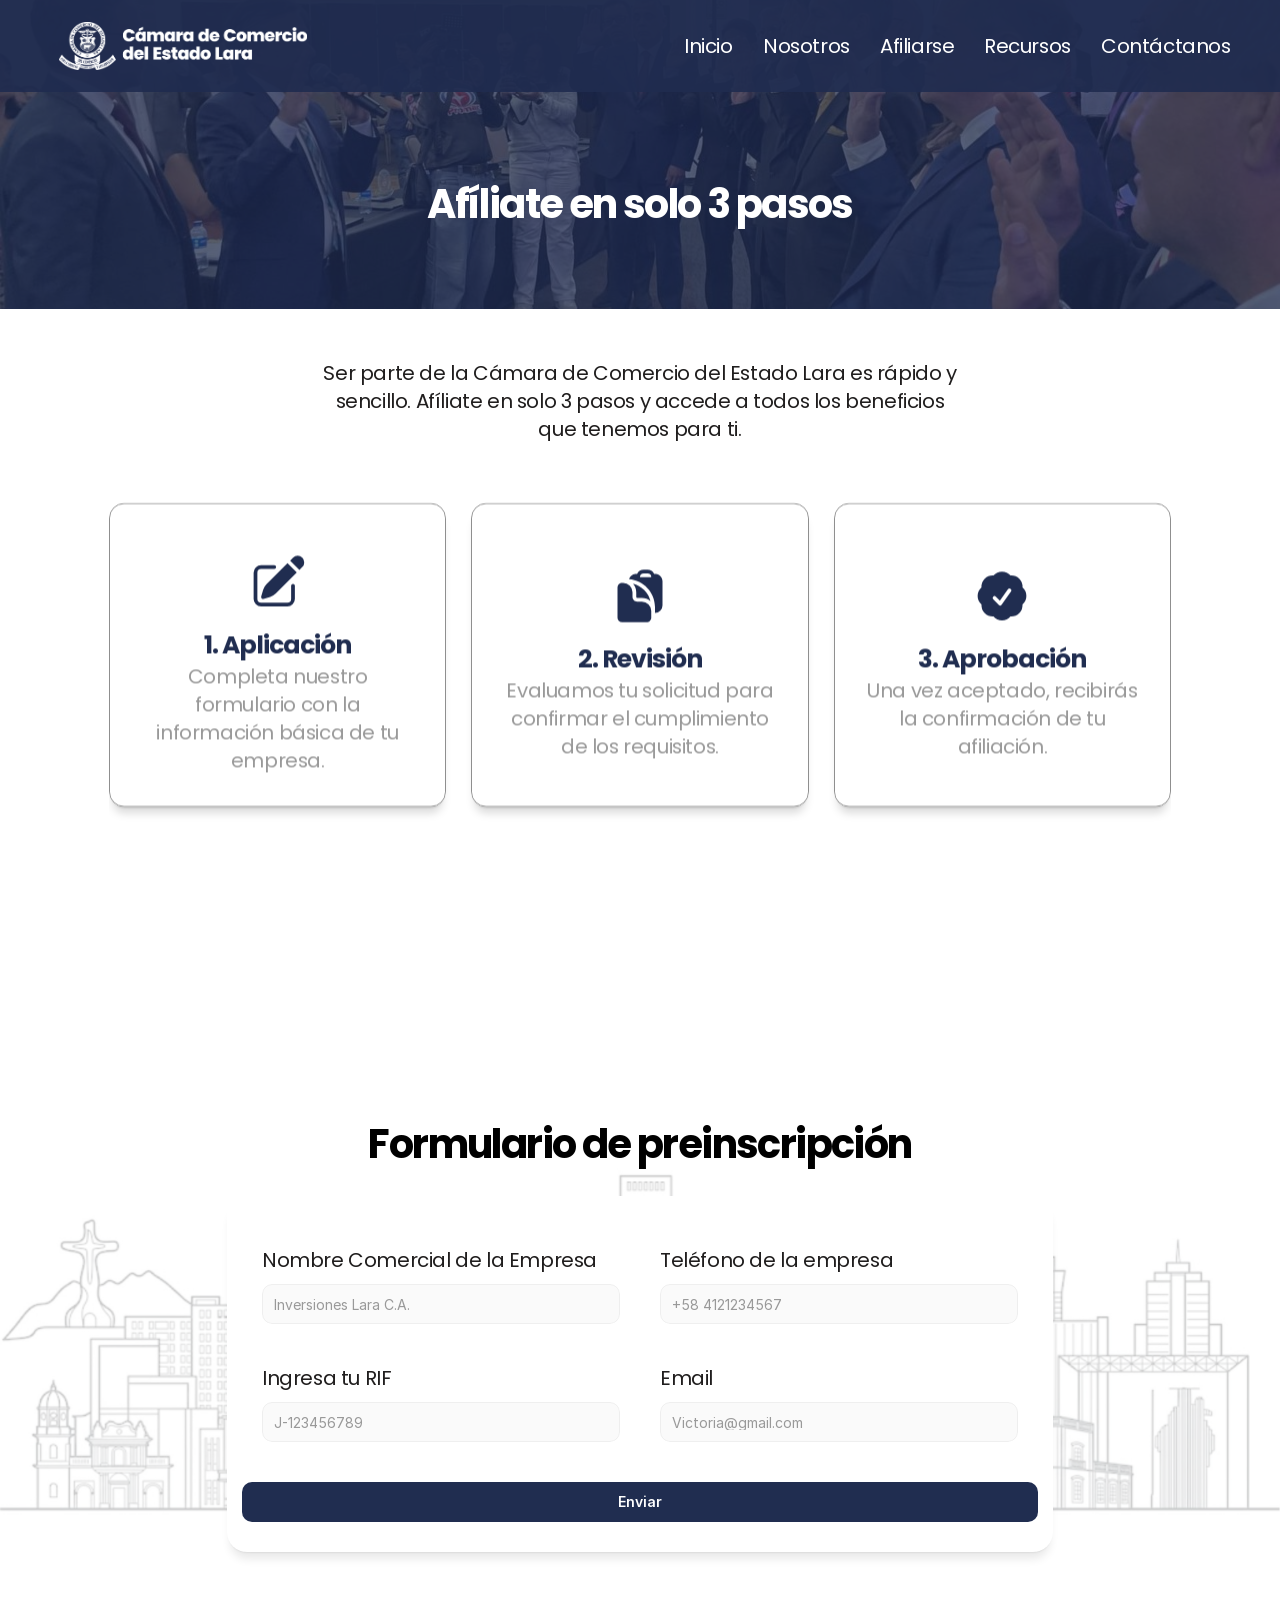
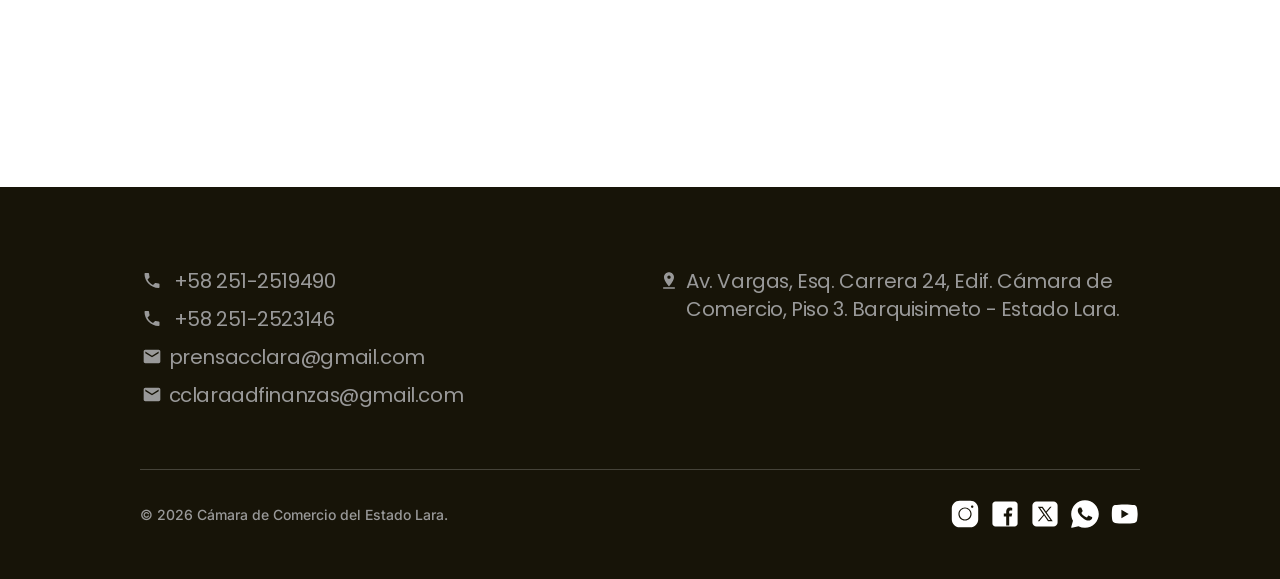
<file: afiliarse.html>
<!doctype html>
<!-- Made in Framer · framer.com -->
<!-- Published Oct 28, 2026, 7:28 PM UTC -->
<html lang="es-VE">
<head>
	<meta charset="utf-8">
	<meta name="viewport" content="width=device-width">
	<meta name="generator" content="Framer 6396d1e">
	<title>Afíliate | Cámara de Comercio Lara</title>
    <link rel="canonical" href="https://camcomerciolara.org.ve/afiliarse"><meta property="og:url" content="https://camcomerciolara.org.ve/afiliarse"><meta name="description" content="Afilia tu empresa a la Cámara de Comercio del Estado Lara y accede a beneficios, formación y representación gremial.">
    <meta name="framer-search-index" content="/assets/fu/sites/qvVd5x1oqgm8UECJxH6ip/searchIndex-bVcQZ0W7D3Bi.json">
    <meta name="framer-search-index-fallback" content="/assets/fu/sites/qvVd5x1oqgm8UECJxH6ip/searchIndex-euTjOfodGPNb.json">
    <link href="/assets/fu/images/rtGBe6erPjxikh9yQqqmnPoD8.png" rel="icon" media="(prefers-color-scheme: light)">
    <link href="/assets/fu/images/SMGLBYGvixK3QliwaBblkckESlc.png" rel="icon" media="(prefers-color-scheme: dark)">
    <!-- Open Graph -->
    <meta property="og:type" content="website">
<!-- ccl:head -->
<link rel="apple-touch-icon" href="/assets/apple-touch-icon.png">
<meta property="og:image" content="https://camcomerciolara.org.ve/assets/og-image.png">
<meta name="twitter:image" content="https://camcomerciolara.org.ve/assets/og-image.png">
<meta property="og:site_name" content="Cámara de Comercio Lara">
<meta property="og:locale" content="es_VE">
<script>window.CCL_FORMS={"":"https://formspree.io/f/xaeejrnl","/afiliarse":"https://formspree.io/f/mvkkrezz"}</script>
<!-- /ccl:head -->
    <meta property="og:title" content="Afíliate | Cámara de Comercio Lara">
    <meta property="og:description" content="Afilia tu empresa a la Cámara de Comercio del Estado Lara y accede a beneficios, formación y representación gremial.">
    <!-- X -->
    <meta name="twitter:card" content="summary_large_image">
    <meta name="twitter:title" content="Afíliate | Cámara de Comercio Lara">
    <meta name="twitter:description" content="Afilia tu empresa a la Cámara de Comercio del Estado Lara y accede a beneficios, formación y representación gremial.">
	
	
	
	
	<!-- Start of headStart -->
    
    <!-- End of headStart -->
	
	<style data-framer-font-css>/* cyrillic-ext */
@font-face {
  font-family: 'Inter';
  font-style: normal;
  font-weight: 500;
  font-display: swap;
  src: url(/assets/gfonts/s/inter/v20/UcCO3FwrK3iLTeHuS_nVMrMxCp50SjIw2boKoduKmMEVuI6fAZJhiI2B.woff2) format('woff2');
  unicode-range: U+0460-052F, U+1C80-1C8A, U+20B4, U+2DE0-2DFF, U+A640-A69F, U+FE2E-FE2F;
}
/* cyrillic */
@font-face {
  font-family: 'Inter';
  font-style: normal;
  font-weight: 500;
  font-display: swap;
  src: url(/assets/gfonts/s/inter/v20/UcCO3FwrK3iLTeHuS_nVMrMxCp50SjIw2boKoduKmMEVuI6fAZthiI2B.woff2) format('woff2');
  unicode-range: U+0301, U+0400-045F, U+0490-0491, U+04B0-04B1, U+2116;
}
/* greek-ext */
@font-face {
  font-family: 'Inter';
  font-style: normal;
  font-weight: 500;
  font-display: swap;
  src: url(/assets/gfonts/s/inter/v20/UcCO3FwrK3iLTeHuS_nVMrMxCp50SjIw2boKoduKmMEVuI6fAZNhiI2B.woff2) format('woff2');
  unicode-range: U+1F00-1FFF;
}
/* greek */
@font-face {
  font-family: 'Inter';
  font-style: normal;
  font-weight: 500;
  font-display: swap;
  src: url(/assets/gfonts/s/inter/v20/UcCO3FwrK3iLTeHuS_nVMrMxCp50SjIw2boKoduKmMEVuI6fAZxhiI2B.woff2) format('woff2');
  unicode-range: U+0370-0377, U+037A-037F, U+0384-038A, U+038C, U+038E-03A1, U+03A3-03FF;
}
/* vietnamese */
@font-face {
  font-family: 'Inter';
  font-style: normal;
  font-weight: 500;
  font-display: swap;
  src: url(/assets/gfonts/s/inter/v20/UcCO3FwrK3iLTeHuS_nVMrMxCp50SjIw2boKoduKmMEVuI6fAZBhiI2B.woff2) format('woff2');
  unicode-range: U+0102-0103, U+0110-0111, U+0128-0129, U+0168-0169, U+01A0-01A1, U+01AF-01B0, U+0300-0301, U+0303-0304, U+0308-0309, U+0323, U+0329, U+1EA0-1EF9, U+20AB;
}
/* latin-ext */
@font-face {
  font-family: 'Inter';
  font-style: normal;
  font-weight: 500;
  font-display: swap;
  src: url(/assets/gfonts/s/inter/v20/UcCO3FwrK3iLTeHuS_nVMrMxCp50SjIw2boKoduKmMEVuI6fAZFhiI2B.woff2) format('woff2');
  unicode-range: U+0100-02BA, U+02BD-02C5, U+02C7-02CC, U+02CE-02D7, U+02DD-02FF, U+0304, U+0308, U+0329, U+1D00-1DBF, U+1E00-1E9F, U+1EF2-1EFF, U+2020, U+20A0-20AB, U+20AD-20C4, U+2113, U+2C60-2C7F, U+A720-A7FF;
}
/* latin */
@font-face {
  font-family: 'Inter';
  font-style: normal;
  font-weight: 500;
  font-display: swap;
  src: url(/assets/gfonts/s/inter/v20/UcCO3FwrK3iLTeHuS_nVMrMxCp50SjIw2boKoduKmMEVuI6fAZ9hiA.woff2) format('woff2');
  unicode-range: U+0000-00FF, U+0131, U+0152-0153, U+02BB-02BC, U+02C6, U+02DA, U+02DC, U+0304, U+0308, U+0329, U+2000-206F, U+20AC, U+2122, U+2191, U+2193, U+2212, U+2215, U+FEFF, U+FFFD;
}
/* cyrillic-ext */
@font-face {
  font-family: 'Fragment Mono';
  font-style: normal;
  font-weight: 400;
  src: url(/assets/gfonts/s/fragmentmono/v6/4iCr6K5wfMRRjxp0DA6-2CLnB45HhrUI.woff2) format('woff2');
  unicode-range: U+0460-052F, U+1C80-1C8A, U+20B4, U+2DE0-2DFF, U+A640-A69F, U+FE2E-FE2F;
}
/* latin-ext */
@font-face {
  font-family: 'Fragment Mono';
  font-style: normal;
  font-weight: 400;
  src: url(/assets/gfonts/s/fragmentmono/v6/4iCr6K5wfMRRjxp0DA6-2CLnB41HhrUI.woff2) format('woff2');
  unicode-range: U+0100-02BA, U+02BD-02C5, U+02C7-02CC, U+02CE-02D7, U+02DD-02FF, U+0304, U+0308, U+0329, U+1D00-1DBF, U+1E00-1E9F, U+1EF2-1EFF, U+2020, U+20A0-20AB, U+20AD-20C4, U+2113, U+2C60-2C7F, U+A720-A7FF;
}
/* latin */
@font-face {
  font-family: 'Fragment Mono';
  font-style: normal;
  font-weight: 400;
  src: url(/assets/gfonts/s/fragmentmono/v6/4iCr6K5wfMRRjxp0DA6-2CLnB4NHhg.woff2) format('woff2');
  unicode-range: U+0000-00FF, U+0131, U+0152-0153, U+02BB-02BC, U+02C6, U+02DA, U+02DC, U+0304, U+0308, U+0329, U+2000-206F, U+20AC, U+2122, U+2191, U+2193, U+2212, U+2215, U+FEFF, U+FFFD;
}

@font-face { font-family: "Inter"; src: url("/assets/fu/assets/5vvr9Vy74if2I6bQbJvbw7SY1pQ.woff2"); font-display: swap; font-style: normal; font-weight: 400; unicode-range: U+0460-052F, U+1C80-1C88, U+20B4, U+2DE0-2DFF, U+A640-A69F, U+FE2E-FE2F }
@font-face { font-family: "Inter"; src: url("/assets/fu/assets/EOr0mi4hNtlgWNn9if640EZzXCo.woff2"); font-display: swap; font-style: normal; font-weight: 400; unicode-range: U+0301, U+0400-045F, U+0490-0491, U+04B0-04B1, U+2116 }
@font-face { font-family: "Inter"; src: url("/assets/fu/assets/Y9k9QrlZAqio88Klkmbd8VoMQc.woff2"); font-display: swap; font-style: normal; font-weight: 400; unicode-range: U+1F00-1FFF }
@font-face { font-family: "Inter"; src: url("/assets/fu/assets/OYrD2tBIBPvoJXiIHnLoOXnY9M.woff2"); font-display: swap; font-style: normal; font-weight: 400; unicode-range: U+0370-03FF }
@font-face { font-family: "Inter"; src: url("/assets/fu/assets/JeYwfuaPfZHQhEG8U5gtPDZ7WQ.woff2"); font-display: swap; font-style: normal; font-weight: 400; unicode-range: U+0100-024F, U+0259, U+1E00-1EFF, U+2020, U+20A0-20AB, U+20AD-20CF, U+2113, U+2C60-2C7F, U+A720-A7FF }
@font-face { font-family: "Inter"; src: url("/assets/fu/assets/GrgcKwrN6d3Uz8EwcLHZxwEfC4.woff2"); font-display: swap; font-style: normal; font-weight: 400; unicode-range: U+0000-00FF, U+0131, U+0152-0153, U+02BB-02BC, U+02C6, U+02DA, U+02DC, U+2000-206F, U+2070, U+2074-207E, U+2080-208E, U+20AC, U+2122, U+2191, U+2193, U+2212, U+2215, U+FEFF, U+FFFD }
@font-face { font-family: "Inter"; src: url("/assets/fu/assets/b6Y37FthZeALduNqHicBT6FutY.woff2"); font-display: swap; font-style: normal; font-weight: 400; unicode-range: U+0102-0103, U+0110-0111, U+0128-0129, U+0168-0169, U+01A0-01A1, U+01AF-01B0, U+1EA0-1EF9, U+20AB }
@font-face { font-family: "Inter"; src: url("/assets/fu/assets/vQyevYAyHtARFwPqUzQGpnDs.woff2"); font-display: swap; font-style: normal; font-weight: 400; unicode-range: U+0000-00FF, U+0131, U+0152-0153, U+02BB-02BC, U+02C6, U+02DA, U+02DC, U+2000-206F, U+2074, U+20AC, U+2122, U+2191, U+2193, U+2212, U+2215, U+FEFF, U+FFFD }
@font-face { font-family: "Inter"; src: url("/assets/fu/assets/mkY5Sgyq51ik0AMrSBwhm9DJg.woff2"); font-style: normal; font-weight: 900; unicode-range: U+0460-052F, U+1C80-1C88, U+20B4, U+2DE0-2DFF, U+A640-A69F, U+FE2E-FE2F }
@font-face { font-family: "Inter"; src: url("/assets/fu/assets/X5hj6qzcHUYv7h1390c8Rhm6550.woff2"); font-style: normal; font-weight: 900; unicode-range: U+0301, U+0400-045F, U+0490-0491, U+04B0-04B1, U+2116 }
@font-face { font-family: "Inter"; src: url("/assets/fu/assets/gQhNpS3tN86g8RcVKYUUaKt2oMQ.woff2"); font-style: normal; font-weight: 900; unicode-range: U+1F00-1FFF }
@font-face { font-family: "Inter"; src: url("/assets/fu/assets/cugnVhSraaRyANCaUtI5FV17wk.woff2"); font-style: normal; font-weight: 900; unicode-range: U+0370-03FF }
@font-face { font-family: "Inter"; src: url("/assets/fu/assets/5HcVoGak8k5agFJSaKa4floXVu0.woff2"); font-style: normal; font-weight: 900; unicode-range: U+0100-024F, U+0259, U+1E00-1EFF, U+2020, U+20A0-20AB, U+20AD-20CF, U+2113, U+2C60-2C7F, U+A720-A7FF }
@font-face { font-family: "Inter"; src: url("/assets/fu/assets/jn4BtSPLlS0NDp1KiFAtFKiiY0o.woff2"); font-style: normal; font-weight: 900; unicode-range: U+0000-00FF, U+0131, U+0152-0153, U+02BB-02BC, U+02C6, U+02DA, U+02DC, U+2000-206F, U+2074, U+20AC, U+2122, U+2191, U+2193, U+2212, U+2215, U+FEFF, U+FFFD }
@font-face { font-family: "Inter"; src: url("/assets/fu/assets/P2Bw01CtL0b9wqygO0sSVogWbo.woff2"); font-style: normal; font-weight: 900; unicode-range: U+0102-0103, U+0110-0111, U+0128-0129, U+0168-0169, U+01A0-01A1, U+01AF-01B0, U+1EA0-1EF9, U+20AB }
@font-face { font-family: "Inter"; src: url("/assets/fu/assets/05KsVHGDmqXSBXM4yRZ65P8i0s.woff2"); font-style: italic; font-weight: 900; unicode-range: U+0460-052F, U+1C80-1C88, U+20B4, U+2DE0-2DFF, U+A640-A69F, U+FE2E-FE2F }
@font-face { font-family: "Inter"; src: url("/assets/fu/assets/ky8ovPukK4dJ1Pxq74qGhOqCYI.woff2"); font-style: italic; font-weight: 900; unicode-range: U+0301, U+0400-045F, U+0490-0491, U+04B0-04B1, U+2116 }
@font-face { font-family: "Inter"; src: url("/assets/fu/assets/vvNSqIj42qeQ2bvCRBIWKHscrc.woff2"); font-style: italic; font-weight: 900; unicode-range: U+1F00-1FFF }
@font-face { font-family: "Inter"; src: url("/assets/fu/assets/3ZmXbBKToJifDV9gwcifVd1tEY.woff2"); font-style: italic; font-weight: 900; unicode-range: U+0370-03FF }
@font-face { font-family: "Inter"; src: url("/assets/fu/assets/FNfhX3dt4ChuLJq2PwdlxHO7PU.woff2"); font-style: italic; font-weight: 900; unicode-range: U+0100-024F, U+0259, U+1E00-1EFF, U+2020, U+20A0-20AB, U+20AD-20CF, U+2113, U+2C60-2C7F, U+A720-A7FF }
@font-face { font-family: "Inter"; src: url("/assets/fu/assets/g0c8vEViiXNlKAgI4Ymmk3Ig.woff2"); font-style: italic; font-weight: 900; unicode-range: U+0000-00FF, U+0131, U+0152-0153, U+02BB-02BC, U+02C6, U+02DA, U+02DC, U+2000-206F, U+2074, U+20AC, U+2122, U+2191, U+2193, U+2212, U+2215, U+FEFF, U+FFFD }
@font-face { font-family: "Inter"; src: url("/assets/fu/assets/efTfQcBJ53kM2pB1hezSZ3RDUFs.woff2"); font-style: italic; font-weight: 900; unicode-range: U+0102-0103, U+0110-0111, U+0128-0129, U+0168-0169, U+01A0-01A1, U+01AF-01B0, U+1EA0-1EF9, U+20AB }
@font-face { font-family: "Inter"; src: url("/assets/fu/assets/H89BbHkbHDzlxZzxi8uPzTsp90.woff2"); font-display: swap; font-style: italic; font-weight: 700; unicode-range: U+0460-052F, U+1C80-1C88, U+20B4, U+2DE0-2DFF, U+A640-A69F, U+FE2E-FE2F }
@font-face { font-family: "Inter"; src: url("/assets/fu/assets/u6gJwDuwB143kpNK1T1MDKDWkMc.woff2"); font-display: swap; font-style: italic; font-weight: 700; unicode-range: U+0301, U+0400-045F, U+0490-0491, U+04B0-04B1, U+2116 }
@font-face { font-family: "Inter"; src: url("/assets/fu/assets/43sJ6MfOPh1LCJt46OvyDuSbA6o.woff2"); font-display: swap; font-style: italic; font-weight: 700; unicode-range: U+1F00-1FFF }
@font-face { font-family: "Inter"; src: url("/assets/fu/assets/wccHG0r4gBDAIRhfHiOlq6oEkqw.woff2"); font-display: swap; font-style: italic; font-weight: 700; unicode-range: U+0370-03FF }
@font-face { font-family: "Inter"; src: url("/assets/fu/assets/WZ367JPwf9bRW6LdTHN8rXgSjw.woff2"); font-display: swap; font-style: italic; font-weight: 700; unicode-range: U+0100-024F, U+0259, U+1E00-1EFF, U+2020, U+20A0-20AB, U+20AD-20CF, U+2113, U+2C60-2C7F, U+A720-A7FF }
@font-face { font-family: "Inter"; src: url("/assets/fu/assets/QxmhnWTzLtyjIiZcfaLIJ8EFBXU.woff2"); font-display: swap; font-style: italic; font-weight: 700; unicode-range: U+0000-00FF, U+0131, U+0152-0153, U+02BB-02BC, U+02C6, U+02DA, U+02DC, U+2000-206F, U+2074, U+20AC, U+2122, U+2191, U+2193, U+2212, U+2215, U+FEFF, U+FFFD }
@font-face { font-family: "Inter"; src: url("/assets/fu/assets/2A4Xx7CngadFGlVV4xrO06OBHY.woff2"); font-display: swap; font-style: italic; font-weight: 700; unicode-range: U+0102-0103, U+0110-0111, U+0128-0129, U+0168-0169, U+01A0-01A1, U+01AF-01B0, U+1EA0-1EF9, U+20AB }
@font-face { font-family: "Inter"; src: url("/assets/fu/assets/hyOgCu0Xnghbimh0pE8QTvtt2AU.woff2"); font-display: swap; font-style: normal; font-weight: 600; unicode-range: U+0460-052F, U+1C80-1C88, U+20B4, U+2DE0-2DFF, U+A640-A69F, U+FE2E-FE2F }
@font-face { font-family: "Inter"; src: url("/assets/fu/assets/NeGmSOXrPBfEFIy5YZeHq17LEDA.woff2"); font-display: swap; font-style: normal; font-weight: 600; unicode-range: U+0301, U+0400-045F, U+0490-0491, U+04B0-04B1, U+2116 }
@font-face { font-family: "Inter"; src: url("/assets/fu/assets/oYaAX5himiTPYuN8vLWnqBbfD2s.woff2"); font-display: swap; font-style: normal; font-weight: 600; unicode-range: U+1F00-1FFF }
@font-face { font-family: "Inter"; src: url("/assets/fu/assets/lEJLP4R0yuCaMCjSXYHtJw72M.woff2"); font-display: swap; font-style: normal; font-weight: 600; unicode-range: U+0370-03FF }
@font-face { font-family: "Inter"; src: url("/assets/fu/assets/cRJyLNuTJR5jbyKzGi33wU9cqIQ.woff2"); font-display: swap; font-style: normal; font-weight: 600; unicode-range: U+0100-024F, U+0259, U+1E00-1EFF, U+2020, U+20A0-20AB, U+20AD-20CF, U+2113, U+2C60-2C7F, U+A720-A7FF }
@font-face { font-family: "Inter"; src: url("/assets/fu/assets/1ZFS7N918ojhhd0nQWdj3jz4w.woff2"); font-display: swap; font-style: normal; font-weight: 600; unicode-range: U+0000-00FF, U+0131, U+0152-0153, U+02BB-02BC, U+02C6, U+02DA, U+02DC, U+2000-206F, U+2074, U+20AC, U+2122, U+2191, U+2193, U+2212, U+2215, U+FEFF, U+FFFD }
@font-face { font-family: "Inter"; src: url("/assets/fu/assets/A0Wcc7NgXMjUuFdquHDrIZpzZw0.woff2"); font-display: swap; font-style: normal; font-weight: 600; unicode-range: U+0102-0103, U+0110-0111, U+0128-0129, U+0168-0169, U+01A0-01A1, U+01AF-01B0, U+1EA0-1EF9, U+20AB }
@font-face { font-family: "Inter"; src: url("/assets/fu/assets/DpPBYI0sL4fYLgAkX8KXOPVt7c.woff2"); font-display: swap; font-style: normal; font-weight: 700; unicode-range: U+0460-052F, U+1C80-1C88, U+20B4, U+2DE0-2DFF, U+A640-A69F, U+FE2E-FE2F }
@font-face { font-family: "Inter"; src: url("/assets/fu/assets/4RAEQdEOrcnDkhHiiCbJOw92Lk.woff2"); font-display: swap; font-style: normal; font-weight: 700; unicode-range: U+0301, U+0400-045F, U+0490-0491, U+04B0-04B1, U+2116 }
@font-face { font-family: "Inter"; src: url("/assets/fu/assets/1K3W8DizY3v4emK8Mb08YHxTbs.woff2"); font-display: swap; font-style: normal; font-weight: 700; unicode-range: U+1F00-1FFF }
@font-face { font-family: "Inter"; src: url("/assets/fu/assets/tUSCtfYVM1I1IchuyCwz9gDdQ.woff2"); font-display: swap; font-style: normal; font-weight: 700; unicode-range: U+0370-03FF }
@font-face { font-family: "Inter"; src: url("/assets/fu/assets/VgYFWiwsAC5OYxAycRXXvhze58.woff2"); font-display: swap; font-style: normal; font-weight: 700; unicode-range: U+0100-024F, U+0259, U+1E00-1EFF, U+2020, U+20A0-20AB, U+20AD-20CF, U+2113, U+2C60-2C7F, U+A720-A7FF }
@font-face { font-family: "Inter"; src: url("/assets/fu/assets/DXD0Q7LSl7HEvDzucnyLnGBHM.woff2"); font-display: swap; font-style: normal; font-weight: 700; unicode-range: U+0000-00FF, U+0131, U+0152-0153, U+02BB-02BC, U+02C6, U+02DA, U+02DC, U+2000-206F, U+2074, U+20AC, U+2122, U+2191, U+2193, U+2212, U+2215, U+FEFF, U+FFFD }
@font-face { font-family: "Inter"; src: url("/assets/fu/assets/GIryZETIX4IFypco5pYZONKhJIo.woff2"); font-display: swap; font-style: normal; font-weight: 700; unicode-range: U+0102-0103, U+0110-0111, U+0128-0129, U+0168-0169, U+01A0-01A1, U+01AF-01B0, U+1EA0-1EF9, U+20AB }
@font-face { font-family: "Inter"; src: url("/assets/fu/assets/CfMzU8w2e7tHgF4T4rATMPuWosA.woff2"); font-display: swap; font-style: italic; font-weight: 400; unicode-range: U+0460-052F, U+1C80-1C88, U+20B4, U+2DE0-2DFF, U+A640-A69F, U+FE2E-FE2F }
@font-face { font-family: "Inter"; src: url("/assets/fu/assets/867QObYax8ANsfX4TGEVU9YiCM.woff2"); font-display: swap; font-style: italic; font-weight: 400; unicode-range: U+0301, U+0400-045F, U+0490-0491, U+04B0-04B1, U+2116 }
@font-face { font-family: "Inter"; src: url("/assets/fu/assets/Oyn2ZbENFdnW7mt2Lzjk1h9Zb9k.woff2"); font-display: swap; font-style: italic; font-weight: 400; unicode-range: U+1F00-1FFF }
@font-face { font-family: "Inter"; src: url("/assets/fu/assets/cdAe8hgZ1cMyLu9g005pAW3xMo.woff2"); font-display: swap; font-style: italic; font-weight: 400; unicode-range: U+0370-03FF }
@font-face { font-family: "Inter"; src: url("/assets/fu/assets/DOfvtmE1UplCq161m6Hj8CSQYg.woff2"); font-display: swap; font-style: italic; font-weight: 400; unicode-range: U+0100-024F, U+0259, U+1E00-1EFF, U+2020, U+20A0-20AB, U+20AD-20CF, U+2113, U+2C60-2C7F, U+A720-A7FF }
@font-face { font-family: "Inter"; src: url("/assets/fu/assets/vFzuJY0c65av44uhEKB6vyjFMg.woff2"); font-display: swap; font-style: italic; font-weight: 400; unicode-range: U+0000-00FF, U+0131, U+0152-0153, U+02BB-02BC, U+02C6, U+02DA, U+02DC, U+2000-206F, U+2074, U+20AC, U+2122, U+2191, U+2193, U+2212, U+2215, U+FEFF, U+FFFD }
@font-face { font-family: "Inter"; src: url("/assets/fu/assets/tKtBcDnBMevsEEJKdNGhhkLzYo.woff2"); font-display: swap; font-style: italic; font-weight: 400; unicode-range: U+0102-0103, U+0110-0111, U+0128-0129, U+0168-0169, U+01A0-01A1, U+01AF-01B0, U+1EA0-1EF9, U+20AB }
@font-face { font-family: "Inter"; src: url("/assets/fu/assets/syRNPWzAMIrcJ3wIlPIP43KjQs.woff2"); font-display: swap; font-style: normal; font-weight: 700; unicode-range: U+0000-00FF, U+0131, U+0152-0153, U+02BB-02BC, U+02C6, U+02DA, U+02DC, U+2000-206F, U+2070, U+2074-207E, U+2080-208E, U+20AC, U+2122, U+2191, U+2193, U+2212, U+2215, U+FEFF, U+FFFD }
@font-face { font-family: "Inter"; src: url("/assets/fu/assets/vxBnBhH8768IFAXAb4Qf6wQHKs.woff2"); font-display: swap; font-style: italic; font-weight: 600; unicode-range: U+0460-052F, U+1C80-1C88, U+20B4, U+2DE0-2DFF, U+A640-A69F, U+FE2E-FE2F }
@font-face { font-family: "Inter"; src: url("/assets/fu/assets/zSsEuoJdh8mcFVk976C05ZfQr8.woff2"); font-display: swap; font-style: italic; font-weight: 600; unicode-range: U+0301, U+0400-045F, U+0490-0491, U+04B0-04B1, U+2116 }
@font-face { font-family: "Inter"; src: url("/assets/fu/assets/b8ezwLrN7h2AUoPEENcsTMVJ0.woff2"); font-display: swap; font-style: italic; font-weight: 600; unicode-range: U+1F00-1FFF }
@font-face { font-family: "Inter"; src: url("/assets/fu/assets/mvNEIBLyHbscgHtwfsByjXUz3XY.woff2"); font-display: swap; font-style: italic; font-weight: 600; unicode-range: U+0370-03FF }
@font-face { font-family: "Inter"; src: url("/assets/fu/assets/6FI2EneKzM3qBy5foOZXey7coCA.woff2"); font-display: swap; font-style: italic; font-weight: 600; unicode-range: U+0100-024F, U+0259, U+1E00-1EFF, U+2020, U+20A0-20AB, U+20AD-20CF, U+2113, U+2C60-2C7F, U+A720-A7FF }
@font-face { font-family: "Inter"; src: url("/assets/fu/assets/qrVgiXNd6RuQjETYQiVQ9nqCk.woff2"); font-display: swap; font-style: italic; font-weight: 600; unicode-range: U+0000-00FF, U+0131, U+0152-0153, U+02BB-02BC, U+02C6, U+02DA, U+02DC, U+2000-206F, U+2074, U+20AC, U+2122, U+2191, U+2193, U+2212, U+2215, U+FEFF, U+FFFD }
@font-face { font-family: "Inter"; src: url("/assets/fu/assets/NHHeAKJVP0ZWHk5YZnQQChIsBM.woff2"); font-display: swap; font-style: italic; font-weight: 600; unicode-range: U+0102-0103, U+0110-0111, U+0128-0129, U+0168-0169, U+01A0-01A1, U+01AF-01B0, U+1EA0-1EF9, U+20AB }
@font-face { font-family: "Poppins"; src: url("/assets/fu/third-party-assets/fontshare/wf/EOHGWBZYYKO6R4PWP4S2B3FFWHHBEZN6/UWQLMF4AFWLXCJQCFV3WRVYC77KZXPRB/FYG6OCH7XOLUUSZTIZE65ATBZWF623O4.woff2"); font-display: swap; font-style: normal; font-weight: 700 }
@font-face { font-family: "Poppins"; src: url("/assets/fu/third-party-assets/fontshare/wf/NC2MP33RO4WQTSTEEAWBJLAEXNCNEQVF/7F4U3COKLHQH4WUH3AXPC7N4UELEWJQN/JMWNCAGBH3TLANIVQPVABVAVNV5QERTH.woff2"); font-display: swap; font-style: normal; font-weight: 400 }
@font-face { font-family: "Poppins"; src: url("/assets/fu/third-party-assets/fontshare/wf/22GWRXQXMICIWABQXFWKIWZIILKO5JDJ/2BBKMSVLV5CSDOZ7HEEECOTKPOVVJOC3/RNFY4UJD36462ZMGEIC5I7KNE73BPOAU.woff2"); font-style: normal; font-weight: 900 }
@font-face { font-family: "Poppins"; src: url("/assets/fu/third-party-assets/fontshare/wf/2PWH5ACYHQEXIHGDLY5OWYMAC3F65AK5/OD6JOLYDRZZOKZGAPOMF7QEWPC5DTZS6/F5IVXJVPQ2DIFNG5HQZ7NI5VG7P7VDLV.woff2"); font-style: italic; font-weight: 900 }
@font-face { font-family: "Poppins"; src: url("/assets/fu/third-party-assets/fontshare/wf/JQL34MORONR7D7BXOVTX3KBGJGEJQ5BJ/CKUZVY5SFANCFAT7FS3MP6ZL4BMEWCJE/NOLRWF3JBJ434MILPG5RB6R2B4HGRSZB.woff2"); font-display: swap; font-style: italic; font-weight: 700 }
@font-face { font-family: "Poppins"; src: url("/assets/fu/third-party-assets/fontshare/wf/7LLTLAW3NRWOADG4II2JGKZC6OSEMBQC/EYFXWX77PEMPU645EAWOTG22E375GULW/SSNNTU67MMJH4CSWT443B4KJ7OB4WFHF.woff2"); font-display: swap; font-style: italic; font-weight: 400 }
@font-face { font-family: "Poppins"; src: url("/assets/fu/third-party-assets/fontshare/wf/K4RHKGAGLQZBXEZQT2O2AGSLKJF2E4YC/JRUTXNFPWLFGIEVSSEYOW7EP7TYM3V6A/UCDYLFFGLZRGCFY5GYDYM5LDB52BAR5M.woff2"); font-display: swap; font-style: normal; font-weight: 500 }
@font-face { font-family: "Poppins"; src: url("/assets/fu/third-party-assets/fontshare/wf/4HH4RITHYMRL7VREMN2WV2L6LQZKPRWE/ZWMGJ4LKTJ4NT5NKCHS5WLI6CRRRO2SE/OFRM3ATAEVJKZWGG6S4JN4P6SBPN2BLD.woff2"); font-display: swap; font-style: italic; font-weight: 500 }
@font-face { font-family: "Poppins"; src: url("/assets/fu/third-party-assets/fontshare/wf/E6J4GS76KHNRRUWODFCFOX2JRKNRSFVY/3GYVT5S4AH7VMPASDDKOTIPV6P3WJXGI/24R4YOH3G2SFDSTCNHOVGYEX3DMRC3CE.woff2"); font-display: swap; font-style: normal; font-weight: 600 }
@font-face { font-family: "Inter Placeholder"; src: local("Arial"); ascent-override: 89.79%; descent-override: 22.36%; line-gap-override: 0.00%; size-adjust: 107.89% }
@font-face { font-family: "Poppins Placeholder"; src: local("Arial"); ascent-override: 91.95%; descent-override: 30.94%; line-gap-override: 7.96%; size-adjust: 113.11% }</style>
	<link href="https://fonts.gstatic.com" rel="preconnect" crossorigin>
	
	<meta name="robots" content="index, follow, max-image-preview:large"><style data-framer-breakpoint-css>@media(min-width: 1200px){.hidden-15doi17{display:none!important}}@media(min-width: 810px) and (max-width: 1199.98px){.hidden-1p3924s{display:none!important}}@media(max-width: 809.98px){.hidden-18pzvcn{display:none!important}}@media(min-width: 1200px){.hidden-m44vip{display:none!important}}@media(min-width: 810px) and (max-width: 1199.98px){.hidden-xug17x{display:none!important}}@media(max-width: 809.98px){.hidden-rttqvg{display:none!important}}</style><style data-framer-css-ssr-minified data-framer-components="framer-lib-cursors-host framer-DO5XE PropertyOverrides framer-sNRu0 framer-lib-combinedCSSRules framer-dxxQk framer-lib-form-plain-text-input framer-axv4e framer-81bG7">html,body,#main{box-sizing:border-box;margin:0;padding:0}:root{-webkit-font-smoothing:antialiased;-moz-osx-font-smoothing:grayscale}*{box-sizing:border-box;-webkit-font-smoothing:inherit}h1,h2,h3,h4,h5,h6,p,figure{margin:0}body,input,textarea,select,button{font-family:sans-serif;font-size:12px}body{--token-e23e87f1-17f7-4335-a329-89e0b8eec106:#201e1e;--token-499ab5eb-1675-4f2a-87bc-92b2b9462476:#fff;--token-66b90def-d7b3-4c7a-b356-2e9c549e398f:#063;--token-5af3bcb4-72a9-481d-b0e2-9d81d0d4efd8:#cdebf5;--token-10d2e388-2bda-48e5-b4ec-725acf568f4d:#ba0000;--token-ad7b2016-d494-4c5e-a4da-a40dd9db57dd:#fc0;--token-1bc3b54e-1a06-4b36-95a6-3a95a29fb12d:#999;--token-7d3fadfd-d79b-4118-a2fa-b9dad919f122:#202d50}@supports (z-index:calc(infinity)){#__framer-badge-container{--infinity:infinity}}#__framer-badge-container{pointer-events:none;width:100%;z-index:calc(var(--infinity,2147480000));justify-content:flex-end;padding:20px;display:flex;position:fixed;bottom:0}body{--framer-will-change-override:none}@supports (background:-webkit-named-image(i)) and (not (grid-template-rows:subgrid)){body{--framer-will-change-override:transform}}body{--framer-will-change-filter-override:none}@supports (background:-webkit-named-image(i)) and (not (position-area:top right)){body{--framer-will-change-filter-override:filter}}[data-framer-component-type]{position:absolute}[data-framer-component-type=Text]{cursor:inherit}[data-framer-component-text-autosized] *{white-space:pre}[data-framer-component-type=Text]>*{text-align:var(--framer-text-alignment,start)}[data-framer-component-type=Text] span span,[data-framer-component-type=Text] p span,[data-framer-component-type=Text] h1 span,[data-framer-component-type=Text] h2 span,[data-framer-component-type=Text] h3 span,[data-framer-component-type=Text] h4 span,[data-framer-component-type=Text] h5 span,[data-framer-component-type=Text] h6 span{display:block}[data-framer-component-type=Text] span span span,[data-framer-component-type=Text] p span span,[data-framer-component-type=Text] h1 span span,[data-framer-component-type=Text] h2 span span,[data-framer-component-type=Text] h3 span span,[data-framer-component-type=Text] h4 span span,[data-framer-component-type=Text] h5 span span,[data-framer-component-type=Text] h6 span span{display:unset}[data-framer-component-type=Text] div div span,[data-framer-component-type=Text] a div span,[data-framer-component-type=Text] span span span,[data-framer-component-type=Text] p span span,[data-framer-component-type=Text] h1 span span,[data-framer-component-type=Text] h2 span span,[data-framer-component-type=Text] h3 span span,[data-framer-component-type=Text] h4 span span,[data-framer-component-type=Text] h5 span span,[data-framer-component-type=Text] h6 span span,[data-framer-component-type=Text] a{font-family:var(--font-family);font-style:var(--font-style);font-weight:min(calc(var(--framer-font-weight-increase,0) + var(--font-weight,400)), 900);color:var(--text-color);letter-spacing:var(--letter-spacing);font-size:var(--font-size);text-transform:var(--text-transform);--text-decoration:var(--framer-text-decoration-style,solid) var(--framer-text-decoration,none) var(--framer-text-decoration-color,currentcolor) var(--framer-text-decoration-thickness,auto);--text-decoration-skip-ink:var(--framer-text-decoration-skip-ink);--text-underline-offset:var(--framer-text-decoration-offset);line-height:var(--line-height);--font-family:var(--framer-font-family);--font-style:var(--framer-font-style);--font-weight:var(--framer-font-weight);--text-color:var(--framer-text-color);--letter-spacing:var(--framer-letter-spacing);--font-size:var(--framer-font-size);--text-transform:var(--framer-text-transform);--line-height:var(--framer-line-height)}[data-framer-component-type=Text] a,[data-framer-component-type=Text] a div span,[data-framer-component-type=Text] a span span span,[data-framer-component-type=Text] a p span span,[data-framer-component-type=Text] a h1 span span,[data-framer-component-type=Text] a h2 span span,[data-framer-component-type=Text] a h3 span span,[data-framer-component-type=Text] a h4 span span,[data-framer-component-type=Text] a h5 span span,[data-framer-component-type=Text] a h6 span span{--font-family:var(--framer-link-font-family,var(--framer-font-family));--font-style:var(--framer-link-font-style,var(--framer-font-style));--font-weight:var(--framer-link-font-weight,var(--framer-font-weight));--text-color:var(--framer-link-text-color,var(--framer-text-color));--font-size:var(--framer-link-font-size,var(--framer-font-size));--text-transform:var(--framer-link-text-transform,var(--framer-text-transform));--text-decoration:var(--framer-link-text-decoration-style,var(--framer-text-decoration-style,solid)) var(--framer-link-text-decoration,var(--framer-text-decoration,none)) var(--framer-link-text-decoration-color,var(--framer-text-decoration-color,currentcolor)) var(--framer-link-text-decoration-thickness,var(--framer-text-decoration-thickness,auto));--text-decoration-skip-ink:var(--framer-link-text-decoration-skip-ink,var(--framer-text-decoration-skip-ink));--text-underline-offset:var(--framer-link-text-decoration-offset,var(--framer-text-decoration-offset))}[data-framer-component-type=Text] a:hover,[data-framer-component-type=Text] a div span:hover,[data-framer-component-type=Text] a span span span:hover,[data-framer-component-type=Text] a p span span:hover,[data-framer-component-type=Text] a h1 span span:hover,[data-framer-component-type=Text] a h2 span span:hover,[data-framer-component-type=Text] a h3 span span:hover,[data-framer-component-type=Text] a h4 span span:hover,[data-framer-component-type=Text] a h5 span span:hover,[data-framer-component-type=Text] a h6 span span:hover{--font-family:var(--framer-link-hover-font-family,var(--framer-link-font-family,var(--framer-font-family)));--font-style:var(--framer-link-hover-font-style,var(--framer-link-font-style,var(--framer-font-style)));--font-weight:var(--framer-link-hover-font-weight,var(--framer-link-font-weight,var(--framer-font-weight)));--text-color:var(--framer-link-hover-text-color,var(--framer-link-text-color,var(--framer-text-color)));--font-size:var(--framer-link-hover-font-size,var(--framer-link-font-size,var(--framer-font-size)));--text-transform:var(--framer-link-hover-text-transform,var(--framer-link-text-transform,var(--framer-text-transform)));--text-decoration:var(--framer-link-hover-text-decoration-style,var(--framer-link-text-decoration-style,var(--framer-text-decoration-style,solid))) var(--framer-link-hover-text-decoration,var(--framer-link-text-decoration,var(--framer-text-decoration,none))) var(--framer-link-hover-text-decoration-color,var(--framer-link-text-decoration-color,var(--framer-text-decoration-color,currentcolor))) var(--framer-link-hover-text-decoration-thickness,var(--framer-link-text-decoration-thickness,var(--framer-text-decoration-thickness,auto)));--text-decoration-skip-ink:var(--framer-link-hover-text-decoration-skip-ink,var(--framer-link-text-decoration-skip-ink,var(--framer-text-decoration-skip-ink)));--text-underline-offset:var(--framer-link-hover-text-decoration-offset,var(--framer-link-text-decoration-offset,var(--framer-text-decoration-offset)))}[data-framer-component-type=Text].isCurrent a,[data-framer-component-type=Text].isCurrent a div span,[data-framer-component-type=Text].isCurrent a span span span,[data-framer-component-type=Text].isCurrent a p span span,[data-framer-component-type=Text].isCurrent a h1 span span,[data-framer-component-type=Text].isCurrent a h2 span span,[data-framer-component-type=Text].isCurrent a h3 span span,[data-framer-component-type=Text].isCurrent a h4 span span,[data-framer-component-type=Text].isCurrent a h5 span span,[data-framer-component-type=Text].isCurrent a h6 span span{--font-family:var(--framer-link-current-font-family,var(--framer-link-font-family,var(--framer-font-family)));--font-style:var(--framer-link-current-font-style,var(--framer-link-font-style,var(--framer-font-style)));--font-weight:var(--framer-link-current-font-weight,var(--framer-link-font-weight,var(--framer-font-weight)));--text-color:var(--framer-link-current-text-color,var(--framer-link-text-color,var(--framer-text-color)));--font-size:var(--framer-link-current-font-size,var(--framer-link-font-size,var(--framer-font-size)));--text-transform:var(--framer-link-current-text-transform,var(--framer-link-text-transform,var(--framer-text-transform)));--text-decoration:var(--framer-link-current-text-decoration-style,var(--framer-link-text-decoration-style,var(--framer-text-decoration-style,solid))) var(--framer-link-current-text-decoration,var(--framer-link-text-decoration,var(--framer-text-decoration,none))) var(--framer-link-current-text-decoration-color,var(--framer-link-text-decoration-color,var(--framer-text-decoration-color,currentcolor))) var(--framer-link-current-text-decoration-thickness,var(--framer-link-text-decoration-thickness,var(--framer-text-decoration-thickness,auto)));--text-decoration-skip-ink:var(--framer-link-current-text-decoration-skip-ink,var(--framer-link-text-decoration-skip-ink,var(--framer-text-decoration-skip-ink)));--text-underline-offset:var(--framer-link-current-text-decoration-offset,var(--framer-link-text-decoration-offset,var(--framer-text-decoration-offset)))}[data-framer-component-type=RichTextContainer]{outline:none;flex-direction:column;flex-shrink:0;justify-content:flex-start;display:flex}p.framer-text,div.framer-text,figure.framer-text,h1.framer-text,h2.framer-text,h3.framer-text,h4.framer-text,h5.framer-text,h6.framer-text,ol.framer-text,ul.framer-text{margin:0;padding:0}p.framer-text,div.framer-text,h1.framer-text,h2.framer-text,h3.framer-text,h4.framer-text,h5.framer-text,h6.framer-text,li.framer-text,ol.framer-text,ul.framer-text,mark.framer-text,span.framer-text:not([data-text-fill]){font-family:var(--framer-font-family-preview,var(--framer-blockquote-font-family,var(--framer-font-family,Inter, Inter Placeholder, sans-serif)));font-style:var(--framer-font-style-preview,var(--framer-blockquote-font-style,var(--framer-font-style,normal)));font-weight:var(--framer-font-weight-preview,var(--framer-blockquote-font-weight,var(--framer-font-weight,400)));color:var(--framer-blockquote-text-color,var(--framer-text-color,#000));font-size:calc(var(--framer-blockquote-font-size,var(--framer-font-size,16px)) * var(--framer-font-size-scale,1));letter-spacing:var(--framer-blockquote-letter-spacing,var(--framer-letter-spacing,0));text-transform:var(--framer-blockquote-text-transform,var(--framer-text-transform,none));-webkit-text-decoration-line:var(--framer-blockquote-text-decoration,var(--framer-text-decoration,initial));text-decoration-line:var(--framer-blockquote-text-decoration,var(--framer-text-decoration,initial));-webkit-text-decoration-style:var(--framer-blockquote-text-decoration-style,var(--framer-text-decoration-style,initial));text-decoration-style:var(--framer-blockquote-text-decoration-style,var(--framer-text-decoration-style,initial));-webkit-text-decoration-color:var(--framer-blockquote-text-decoration-color,var(--framer-text-decoration-color,initial));text-decoration-color:var(--framer-blockquote-text-decoration-color,var(--framer-text-decoration-color,initial));text-decoration-thickness:var(--framer-blockquote-text-decoration-thickness,var(--framer-text-decoration-thickness,initial));text-decoration-skip-ink:var(--framer-blockquote-text-decoration-skip-ink,var(--framer-text-decoration-skip-ink,initial));text-underline-offset:var(--framer-blockquote-text-decoration-offset,var(--framer-text-decoration-offset,initial));line-height:var(--framer-blockquote-line-height,var(--framer-line-height,1.2em));text-align:var(--framer-blockquote-text-alignment,var(--framer-text-alignment,start));-webkit-text-stroke-width:var(--framer-text-stroke-width,initial);-webkit-text-stroke-color:var(--framer-text-stroke-color,initial);-moz-font-feature-settings:var(--framer-font-open-type-features,initial);-webkit-font-feature-settings:var(--framer-font-open-type-features,initial);font-feature-settings:var(--framer-font-open-type-features,initial);font-variation-settings:var(--framer-font-variation-axes-preview,var(--framer-font-variation-axes,normal));text-wrap:var(--framer-text-wrap-override,var(--framer-text-wrap))}mark.framer-text,p.framer-text,div.framer-text,h1.framer-text,h2.framer-text,h3.framer-text,h4.framer-text,h5.framer-text,h6.framer-text,li.framer-text,ol.framer-text,ul.framer-text{background-color:var(--framer-blockquote-text-background-color,var(--framer-text-background-color,initial));border-radius:var(--framer-blockquote-text-background-radius,var(--framer-text-background-radius,initial));corner-shape:var(--framer-blockquote-text-background-corner-shape,var(--framer-text-background-corner-shape,initial));padding:var(--framer-blockquote-text-background-padding,var(--framer-text-background-padding,initial))}@supports not (color:color(display-p3 1 1 1)){p.framer-text,div.framer-text,h1.framer-text,h2.framer-text,h3.framer-text,h4.framer-text,h5.framer-text,h6.framer-text,li.framer-text,ol.framer-text,ul.framer-text,span.framer-text:not([data-text-fill]){color:var(--framer-blockquote-text-color-rgb,var(--framer-blockquote-text-color,var(--framer-text-color-rgb,var(--framer-text-color,#000))));-webkit-text-stroke-color:var(--framer-text-stroke-color-rgb,var(--framer-text-stroke-color,initial))}mark.framer-text{background-color:var(--framer-blockquote-text-background-color-rgb,var(--framer-blockquote-text-background-color,var(--framer-text-background-color-rgb,var(--framer-text-background-color,initial))))}}.framer-fit-text .framer-text{white-space:nowrap;white-space-collapse:preserve}strong.framer-text{font-family:var(--framer-blockquote-font-family-bold,var(--framer-font-family-bold));font-style:var(--framer-blockquote-font-style-bold,var(--framer-font-style-bold));font-weight:var(--framer-blockquote-font-weight-bold,var(--framer-font-weight-bold,bolder));font-variation-settings:var(--framer-blockquote-font-variation-axes-bold,var(--framer-font-variation-axes-bold))}em.framer-text{font-family:var(--framer-blockquote-font-family-italic,var(--framer-font-family-italic));font-style:var(--framer-blockquote-font-style-italic,var(--framer-font-style-italic,italic));font-weight:var(--framer-blockquote-font-weight-italic,var(--framer-font-weight-italic));font-variation-settings:var(--framer-blockquote-font-variation-axes-italic,var(--framer-font-variation-axes-italic))}em.framer-text>strong.framer-text{font-family:var(--framer-blockquote-font-family-bold-italic,var(--framer-font-family-bold-italic));font-style:var(--framer-blockquote-font-style-bold-italic,var(--framer-font-style-bold-italic,italic));font-weight:var(--framer-blockquote-font-weight-bold-italic,var(--framer-font-weight-bold-italic,bolder));font-variation-settings:var(--framer-blockquote-font-variation-axes-bold-italic,var(--framer-font-variation-axes-bold-italic))}p.framer-text:not(:first-child),div.framer-text:not(:first-child),h1.framer-text:not(:first-child),h2.framer-text:not(:first-child),h3.framer-text:not(:first-child),h4.framer-text:not(:first-child),h5.framer-text:not(:first-child),h6.framer-text:not(:first-child),ol.framer-text:not(:first-child),ul.framer-text:not(:first-child),blockquote.framer-text:not(:first-child),table.framer-text:not(:first-child),figure.framer-text:not(:first-child),.framer-image.framer-text:not(:first-child){margin-top:var(--framer-blockquote-paragraph-spacing,var(--framer-paragraph-spacing,0))}li.framer-text>ul.framer-text:nth-child(2),li.framer-text>ol.framer-text:nth-child(2){margin-top:0}.framer-text[data-text-fill]{-webkit-text-fill-color:transparent;padding:max(0em, calc(calc(1.3em - var(--framer-blockquote-line-height,var(--framer-line-height,1.3em))) / 2));margin:min(0em, calc(calc(1.3em - var(--framer-blockquote-line-height,var(--framer-line-height,1.3em))) / -2));-webkit-background-clip:text;background-clip:text;display:inline-block}code.framer-text,code.framer-text span.framer-text:not([data-text-fill]){font-family:var(--framer-code-font-family,var(--framer-font-family,Inter, Inter Placeholder, sans-serif));font-style:var(--framer-blockquote-font-style,var(--framer-code-font-style,var(--framer-font-style,normal)));font-weight:var(--framer-blockquote-font-weight,var(--framer-code-font-weight,var(--framer-font-weight,400)));color:var(--framer-blockquote-text-color,var(--framer-code-text-color,var(--framer-text-color,#000)));font-size:calc(var(--framer-blockquote-font-size,var(--framer-font-size,16px)) * var(--framer-font-size-scale,1));letter-spacing:var(--framer-blockquote-letter-spacing,var(--framer-letter-spacing,0));line-height:var(--framer-blockquote-line-height,var(--framer-line-height,1.2em))}@supports not (color:color(display-p3 1 1 1)){code.framer-text,code.framer-text span.framer-text:not([data-text-fill]){color:var(--framer-blockquote-text-color-rgb,var(--framer-blockquote-text-color,var(--framer-code-text-color-rgb,var(--framer-code-text-color,var(--framer-text-color-rgb,var(--framer-text-color,#000))))))}}blockquote.framer-text{unicode-bidi:initial;margin-block-start:initial;margin-block-end:initial;margin-inline-start:initial;margin-inline-end:initial}a.framer-text,a.framer-text span.framer-text:not([data-text-fill]),span.framer-text[data-nested-link],span.framer-text[data-nested-link] span.framer-text:not([data-text-fill]){color:inherit;font-family:var(--framer-font-family-preview,var(--framer-link-font-family,var(--framer-blockquote-font-family,var(--framer-font-family,Inter, Inter Placeholder, sans-serif))));font-style:var(--framer-font-style-preview,var(--framer-link-font-style,var(--framer-blockquote-font-style,var(--framer-font-style,normal))));font-weight:var(--framer-font-weight-preview,var(--framer-link-font-weight,var(--framer-blockquote-font-weight,var(--framer-font-weight,400))));font-size:calc(var(--framer-blockquote-font-size,var(--framer-font-size,16px)) * var(--framer-font-size-scale,1));text-transform:var(--framer-link-text-transform,var(--framer-blockquote-text-transform,var(--framer-text-transform,none)));cursor:var(--framer-custom-cursors,pointer);background-color:initial;border-radius:var(--framer-link-text-background-radius,initial);corner-shape:var(--framer-link-text-background-corner-shape,initial);padding:var(--framer-link-text-background-padding,initial)}a.framer-text,span.framer-text[data-nested-link]{color:var(--framer-link-text-color,var(--framer-blockquote-text-color,var(--framer-text-color,#000)));-webkit-text-decoration-line:var(--framer-link-text-decoration,var(--framer-blockquote-text-decoration,var(--framer-text-decoration,initial)));text-decoration-line:var(--framer-link-text-decoration,var(--framer-blockquote-text-decoration,var(--framer-text-decoration,initial)));-webkit-text-decoration-style:var(--framer-link-text-decoration-style,var(--framer-blockquote-text-decoration-style,var(--framer-text-decoration-style,initial)));text-decoration-style:var(--framer-link-text-decoration-style,var(--framer-blockquote-text-decoration-style,var(--framer-text-decoration-style,initial)));-webkit-text-decoration-color:var(--framer-link-text-decoration-color,var(--framer-blockquote-text-decoration-color,var(--framer-text-decoration-color,initial)));text-decoration-color:var(--framer-link-text-decoration-color,var(--framer-blockquote-text-decoration-color,var(--framer-text-decoration-color,initial)));text-decoration-thickness:var(--framer-link-text-decoration-thickness,var(--framer-blockquote-text-decoration-thickness,var(--framer-text-decoration-thickness,initial)));text-decoration-skip-ink:var(--framer-link-text-decoration-skip-ink,var(--framer-blockquote-text-decoration-skip-ink,var(--framer-text-decoration-skip-ink,initial)));text-underline-offset:var(--framer-link-text-decoration-offset,var(--framer-blockquote-text-decoration-offset,var(--framer-text-decoration-offset,initial)));background-color:var(--framer-link-text-background-color,initial)}@supports not (color:color(display-p3 1 1 1)){a.framer-text,span.framer-text[data-nested-link]{color:var(--framer-link-text-color-rgb,var(--framer-link-text-color,var(--framer-blockquote-text-color-rgb,var(--framer-blockquote-text-color,var(--framer-text-color-rgb,var(--framer-text-color,#000))))));background-color:var(--framer-link-text-background-color-rgb,var(--framer-link-text-background-color,initial));-webkit-text-decoration-color:var(--framer-link-text-decoration-color-rgb,var(--framer-link-text-decoration-color,var(--framer-text-decoration-color-rgb,var(--framer-text-decoration-color,currentcolor))));text-decoration-color:var(--framer-link-text-decoration-color-rgb,var(--framer-link-text-decoration-color,var(--framer-text-decoration-color-rgb,var(--framer-text-decoration-color,currentcolor))))}}code.framer-text a.framer-text,code.framer-text a.framer-text span.framer-text:not([data-text-fill]),code.framer-text span.framer-text[data-nested-link],code.framer-text span.framer-text[data-nested-link] span.framer-text:not([data-text-fill]){font-family:var(--framer-code-font-family,var(--framer-font-family,Inter, Inter Placeholder, sans-serif));font-style:var(--framer-blockquote-font-style,var(--framer-code-font-style,var(--framer-font-style,normal)));font-weight:var(--framer-blockquote-font-weight,var(--framer-code-font-weight,var(--framer-font-weight,400)));color:inherit;font-size:calc(var(--framer-blockquote-font-size,var(--framer-font-size,16px)) * var(--framer-font-size-scale,1))}code.framer-text a.framer-text,code.framer-text span.framer-text[data-nested-link]{color:var(--framer-link-text-color,var(--framer-blockquote-text-color,var(--framer-code-text-color,var(--framer-text-color,#000))))}@supports not (color:color(display-p3 1 1 1)){code.framer-text a.framer-text,code.framer-text a.framer-text span.framer-text:not([data-text-fill]),code.framer-text span.framer-text[data-nested-link],code.framer-text span.framer-text[data-nested-link] span.framer-text:not([data-text-fill]){color:var(--framer-link-text-color-rgb,var(--framer-link-text-color,var(--framer-blockquote-text-color-rgb,var(--framer-blockquote-text-color,var(--framer-code-text-color-rgb,var(--framer-code-text-color,var(--framer-text-color-rgb,var(--framer-text-color,#000))))))))}}a.framer-text:where(:not(.framer-image)):hover,a.framer-text:hover span.framer-text:not([data-text-fill]),span.framer-text[data-nested-link]:hover,span.framer-text[data-nested-link]:hover span.framer-text:not([data-text-fill]){font-family:var(--framer-font-family-preview,var(--framer-link-hover-font-family,var(--framer-link-font-family,var(--framer-blockquote-font-family,var(--framer-font-family,Inter, Inter Placeholder, sans-serif)))));font-style:var(--framer-font-style-preview,var(--framer-link-hover-font-style,var(--framer-link-font-style,var(--framer-blockquote-font-style,var(--framer-font-style,normal)))));font-weight:var(--framer-font-weight-preview,var(--framer-link-hover-font-weight,var(--framer-link-font-weight,var(--framer-blockquote-font-weight,var(--framer-font-weight,400)))));font-size:calc(var(--framer-link-hover-font-size,var(--framer-blockquote-font-size,var(--framer-font-size,16px))) * var(--framer-font-size-scale,1));text-transform:var(--framer-link-hover-text-transform,var(--framer-link-text-transform,var(--framer-blockquote-text-transform,var(--framer-text-transform,none))));border-radius:var(--framer-link-hover-text-background-radius,var(--framer-link-text-background-radius,var(--framer-text-background-radius,initial)));corner-shape:var(--framer-link-hover-text-background-corner-shape,var(--framer-link-text-background-corner-shape,var(--framer-text-background-corner-shape,initial)));padding:var(--framer-link-hover-text-background-padding,var(--framer-link-text-background-padding,var(--framer-text-background-padding,initial)))}a.framer-text:hover,span.framer-text[data-nested-link]:hover{color:var(--framer-link-hover-text-color,var(--framer-link-text-color,var(--framer-blockquote-text-color,var(--framer-text-color,#000))));-webkit-text-decoration-line:var(--framer-link-hover-text-decoration,var(--framer-link-text-decoration,var(--framer-blockquote-text-decoration,var(--framer-text-decoration,initial))));text-decoration-line:var(--framer-link-hover-text-decoration,var(--framer-link-text-decoration,var(--framer-blockquote-text-decoration,var(--framer-text-decoration,initial))));-webkit-text-decoration-style:var(--framer-link-hover-text-decoration-style,var(--framer-link-text-decoration-style,var(--framer-blockquote-text-decoration-style,var(--framer-text-decoration-style,initial))));text-decoration-style:var(--framer-link-hover-text-decoration-style,var(--framer-link-text-decoration-style,var(--framer-blockquote-text-decoration-style,var(--framer-text-decoration-style,initial))));-webkit-text-decoration-color:var(--framer-link-hover-text-decoration-color,var(--framer-link-text-decoration-color,var(--framer-blockquote-text-decoration-color,var(--framer-text-decoration-color,initial))));text-decoration-color:var(--framer-link-hover-text-decoration-color,var(--framer-link-text-decoration-color,var(--framer-blockquote-text-decoration-color,var(--framer-text-decoration-color,initial))));text-decoration-thickness:var(--framer-link-hover-text-decoration-thickness,var(--framer-link-text-decoration-thickness,var(--framer-blockquote-text-decoration-thickness,var(--framer-text-decoration-thickness,initial))));text-decoration-skip-ink:var(--framer-link-hover-text-decoration-skip-ink,var(--framer-link-text-decoration-skip-ink,var(--framer-blockquote-text-decoration-skip-ink,var(--framer-text-decoration-skip-ink,initial))));text-underline-offset:var(--framer-link-hover-text-decoration-offset,var(--framer-link-text-decoration-offset,var(--framer-blockquote-text-decoration-offset,var(--framer-text-decoration-offset,initial))));background-color:var(--framer-link-hover-text-background-color,var(--framer-link-text-background-color,var(--framer-text-background-color,initial)))}@supports not (color:color(display-p3 1 1 1)){a.framer-text:hover,span.framer-text[data-nested-link]:hover{color:var(--framer-link-hover-text-color-rgb,var(--framer-link-hover-text-color,var(--framer-link-text-color-rgb,var(--framer-link-text-color,var(--framer-blockquote-text-color-rgb,var(--framer-blockquote-text-color,var(--framer-text-color-rgb,var(--framer-text-color,#000))))))));background-color:var(--framer-link-hover-text-background-color-rgb,var(--framer-link-hover-text-background-color,var(--framer-link-text-background-color-rgb,var(--framer-link-text-background-color,var(--framer-text-background-color-rgb,var(--framer-text-background-color,initial))))));-webkit-text-decoration-color:var(--framer-link-hover-text-decoration-color-rgb,var(--framer-link-hover-text-decoration-color,var(--framer-link-text-decoration-color-rgb,var(--framer-link-text-decoration-color,var(--framer-text-decoration-color-rgb,var(--framer-text-decoration-color,currentcolor))))));text-decoration-color:var(--framer-link-hover-text-decoration-color-rgb,var(--framer-link-hover-text-decoration-color,var(--framer-link-text-decoration-color-rgb,var(--framer-link-text-decoration-color,var(--framer-text-decoration-color-rgb,var(--framer-text-decoration-color,currentcolor))))))}}code.framer-text a.framer-text:hover,code.framer-text span.framer-text[data-nested-link]:hover{color:var(--framer-link-hover-text-color,var(--framer-link-text-color,var(--framer-blockquote-text-color,var(--framer-code-text-color,var(--framer-text-color,#000)))))}@supports not (color:color(display-p3 1 1 1)){code.framer-text a.framer-text:hover,code.framer-text span.framer-text[data-nested-link]:hover{color:var(--framer-link-hover-text-color-rgb,var(--framer-link-hover-text-color,var(--framer-link-text-color-rgb,var(--framer-link-text-color,var(--framer-blockquote-text-color-rgb,var(--framer-blockquote-text-color,var(--framer-code-text-color-rgb,var(--framer-code-text-color,var(--framer-text-color-rgb,var(--framer-text-color,#000))))))))))}}a.framer-text:where(:not(.framer-image))[data-framer-page-link-current],a.framer-text[data-framer-page-link-current] span.framer-text:not([data-text-fill]),span.framer-text[data-framer-page-link-current],span.framer-text[data-framer-page-link-current] span.framer-text:not([data-text-fill]){font-family:var(--framer-font-family-preview,var(--framer-link-current-font-family,var(--framer-link-font-family,var(--framer-font-family,Inter, Inter Placeholder, sans-serif))));font-style:var(--framer-font-style-preview,var(--framer-link-current-font-style,var(--framer-link-font-style,var(--framer-font-style,normal))));font-weight:var(--framer-font-weight-preview,var(--framer-link-current-font-weight,var(--framer-link-font-weight,var(--framer-font-weight,400))));font-size:calc(var(--framer-link-current-font-size,var(--framer-link-font-size,var(--framer-font-size,16px))) * var(--framer-font-size-scale,1));text-transform:var(--framer-link-current-text-transform,var(--framer-link-text-transform,var(--framer-text-transform,none)));border-radius:var(--framer-link-current-text-background-radius,var(--framer-link-text-background-radius,initial));corner-shape:var(--framer-link-current-text-background-corner-shape,var(--framer-link-text-background-corner-shape,initial));padding:var(--framer-link-current-text-background-padding,var(--framer-link-text-background-padding,initial))}a.framer-text[data-framer-page-link-current],span.framer-text[data-framer-page-link-current]{color:var(--framer-link-current-text-color,var(--framer-link-text-color,var(--framer-text-color,#000)));-webkit-text-decoration-line:var(--framer-link-current-text-decoration,var(--framer-link-text-decoration,var(--framer-text-decoration,initial)));text-decoration-line:var(--framer-link-current-text-decoration,var(--framer-link-text-decoration,var(--framer-text-decoration,initial)));-webkit-text-decoration-style:var(--framer-link-current-text-decoration-style,var(--framer-link-text-decoration-style,var(--framer-text-decoration-style,initial)));text-decoration-style:var(--framer-link-current-text-decoration-style,var(--framer-link-text-decoration-style,var(--framer-text-decoration-style,initial)));-webkit-text-decoration-color:var(--framer-link-current-text-decoration-color,var(--framer-link-text-decoration-color,var(--framer-text-decoration-color,initial)));text-decoration-color:var(--framer-link-current-text-decoration-color,var(--framer-link-text-decoration-color,var(--framer-text-decoration-color,initial)));text-decoration-thickness:var(--framer-link-current-text-decoration-thickness,var(--framer-link-text-decoration-thickness,var(--framer-text-decoration-thickness,initial)));text-decoration-skip-ink:var(--framer-link-current-text-decoration-skip-ink,var(--framer-link-text-decoration-skip-ink,var(--framer-text-decoration-skip-ink,initial)));text-underline-offset:var(--framer-link-current-text-decoration-offset,var(--framer-link-text-decoration-offset,var(--framer-text-decoration-offset,initial)));background-color:var(--framer-link-current-text-background-color,var(--framer-link-text-background-color,var(--framer-text-background-color,initial)))}@supports not (color:color(display-p3 1 1 1)){a.framer-text[data-framer-page-link-current],span.framer-text[data-framer-page-link-current]{color:var(--framer-link-current-text-color-rgb,var(--framer-link-current-text-color,var(--framer-link-text-color-rgb,var(--framer-link-text-color,var(--framer-text-color-rgb,var(--framer-text-color,#000))))));background-color:var(--framer-link-current-text-background-color-rgb,var(--framer-link-current-text-background-color,var(--framer-link-text-background-color-rgb,var(--framer-link-text-background-color,var(--framer-text-background-color-rgb,var(--framer-text-background-color,initial))))));-webkit-text-decoration-color:var(--framer-link-current-text-decoration-color-rgb,var(--framer-link-current-text-decoration-color,var(--framer-link-text-decoration-color-rgb,var(--framer-link-text-decoration-color,var(--framer-text-decoration-color-rgb,var(--framer-text-decoration-color,currentcolor))))));text-decoration-color:var(--framer-link-current-text-decoration-color-rgb,var(--framer-link-current-text-decoration-color,var(--framer-link-text-decoration-color-rgb,var(--framer-link-text-decoration-color,var(--framer-text-decoration-color-rgb,var(--framer-text-decoration-color,currentcolor))))))}}code.framer-text a.framer-text[data-framer-page-link-current],code.framer-text a.framer-text[data-framer-page-link-current] span.framer-text:not([data-text-fill]),code.framer-text span.framer-text[data-framer-page-link-current],code.framer-text span.framer-text[data-framer-page-link-current] span.framer-text:not([data-text-fill]){font-family:var(--framer-code-font-family,var(--framer-font-family,Inter, Inter Placeholder, sans-serif));font-style:var(--framer-code-font-style,var(--framer-font-style,normal));font-weight:var(--framer-code-font-weight,var(--framer-font-weight,400));color:inherit;font-size:calc(var(--framer-link-current-font-size,var(--framer-link-font-size,var(--framer-font-size,16px))) * var(--framer-font-size-scale,1))}code.framer-text a.framer-text[data-framer-page-link-current],code.framer-text span.framer-text[data-framer-page-link-current]{color:var(--framer-link-current-text-color,var(--framer-link-text-color,var(--framer-code-text-color,var(--framer-text-color,#000))))}@supports not (color:color(display-p3 1 1 1)){code.framer-text a.framer-text[data-framer-page-link-current],code.framer-text a.framer-text[data-framer-page-link-current] span.framer-text:not([data-text-fill]),code.framer-text span.framer-text[data-framer-page-link-current],code.framer-text span.framer-text[data-framer-page-link-current] span.framer-text:not([data-text-fill]){color:var(--framer-link-current-text-color-rgb,var(--framer-link-current-text-color,var(--framer-link-text-color-rgb,var(--framer-link-text-color,var(--framer-code-text-color-rgb,var(--framer-code-text-color,var(--framer-text-color-rgb,var(--framer-text-color,#000))))))));background-color:var(--framer-link-current-text-background-color-rgb,var(--framer-link-current-text-background-color,var(--framer-link-text-background-color-rgb,var(--framer-link-text-background-color,var(--framer-text-background-color-rgb,var(--framer-text-background-color,initial))))))}}a.framer-text:where(:not(.framer-image))[data-framer-page-link-current]:hover,a.framer-text[data-framer-page-link-current]:hover span.framer-text:not([data-text-fill]),span.framer-text[data-framer-page-link-current]:hover,span.framer-text[data-framer-page-link-current]:hover span.framer-text:not([data-text-fill]){color:inherit;font-family:var(--framer-font-family-preview,var(--framer-link-hover-font-family,var(--framer-link-current-font-family,var(--framer-link-font-family,var(--framer-font-family,Inter, Inter Placeholder, sans-serif)))));font-style:var(--framer-font-style-preview,var(--framer-link-hover-font-style,var(--framer-link-current-font-style,var(--framer-link-font-style,var(--framer-font-style,normal)))));font-weight:var(--framer-font-weight-preview,var(--framer-link-hover-font-weight,var(--framer-link-current-font-weight,var(--framer-link-font-weight,var(--framer-font-weight,400)))));font-size:calc(var(--framer-link-hover-font-size,var(--framer-link-current-font-size,var(--framer-link-font-size,var(--framer-font-size,16px)))) * var(--framer-font-size-scale,1));text-transform:var(--framer-link-hover-text-transform,var(--framer-link-current-text-transform,var(--framer-link-text-transform,var(--framer-text-transform,none))));border-radius:var(--framer-link-hover-text-background-radius,var(--framer-link-current-text-background-radius,var(--framer-link-text-background-radius,initial)));corner-shape:var(--framer-link-hover-text-background-corner-shape,var(--framer-link-current-text-background-corner-shape,var(--framer-link-text-background-corner-shape,initial)));padding:var(--framer-link-hover-text-background-padding,var(--framer-link-current-text-background-padding,var(--framer-link-text-background-padding,initial)))}a.framer-text[data-framer-page-link-current]:hover,span.framer-text[data-framer-page-link-current]:hover{color:var(--framer-link-hover-text-color,var(--framer-link-current-text-color,var(--framer-link-text-color,var(--framer-text-color,#000))));-webkit-text-decoration-line:var(--framer-link-hover-text-decoration,var(--framer-link-current-text-decoration,var(--framer-link-text-decoration,var(--framer-text-decoration,initial))));text-decoration-line:var(--framer-link-hover-text-decoration,var(--framer-link-current-text-decoration,var(--framer-link-text-decoration,var(--framer-text-decoration,initial))));-webkit-text-decoration-style:var(--framer-link-hover-text-decoration-style,var(--framer-link-current-text-decoration-style,var(--framer-link-text-decoration-style,var(--framer-text-decoration-style,initial))));text-decoration-style:var(--framer-link-hover-text-decoration-style,var(--framer-link-current-text-decoration-style,var(--framer-link-text-decoration-style,var(--framer-text-decoration-style,initial))));-webkit-text-decoration-color:var(--framer-link-hover-text-decoration-color,var(--framer-link-current-text-decoration-color,var(--framer-link-text-decoration-color,var(--framer-text-decoration-color,initial))));text-decoration-color:var(--framer-link-hover-text-decoration-color,var(--framer-link-current-text-decoration-color,var(--framer-link-text-decoration-color,var(--framer-text-decoration-color,initial))));text-decoration-thickness:var(--framer-link-hover-text-decoration-thickness,var(--framer-link-current-text-decoration-thickness,var(--framer-link-text-decoration-thickness,var(--framer-text-decoration-thickness,initial))));text-decoration-skip-ink:var(--framer-link-hover-text-decoration-skip-ink,var(--framer-link-current-text-decoration-skip-ink,var(--framer-link-text-decoration-skip-ink,var(--framer-text-decoration-skip-ink,initial))));text-underline-offset:var(--framer-link-hover-text-decoration-offset,var(--framer-link-current-text-decoration-offset,var(--framer-link-text-decoration-offset,var(--framer-text-decoration-offset,initial))));background-color:var(--framer-link-hover-text-background-color,var(--framer-link-current-text-background-color,var(--framer-link-text-background-color,initial)))}@supports not (color:color(display-p3 1 1 1)){a.framer-text[data-framer-page-link-current]:hover,span.framer-text[data-framer-page-link-current]:hover{color:var(--framer-link-hover-text-color-rgb,var(--framer-link-hover-text-color,var(--framer-link-current-text-color-rgb,var(--framer-link-current-text-color,var(--framer-link-text-color-rgb,var(--framer-link-text-color,var(--framer-code-text-color-rgb,var(--framer-code-text-color,var(--framer-text-color-rgb,var(--framer-text-color,#000))))))))));background-color:var(--framer-link-hover-text-background-color-rgb,var(--framer-link-hover-text-background-color,var(--framer-link-current-text-background-color-rgb,var(--framer-link-current-text-background-color,var(--framer-link-text-background-color-rgb,var(--framer-link-text-background-color,initial))))));-webkit-text-decoration-color:var(--framer-link-hover-text-decoration-color-rgb,var(--framer-link-hover-text-decoration-color,var(--framer-link-current-text-decoration-color-rgb,var(--framer-link-current-text-decoration-color,var(--framer-link-text-decoration-color-rgb,var(--framer-link-text-decoration-color,var(--framer-text-decoration-color-rgb,var(--framer-text-decoration-color,currentcolor))))))));text-decoration-color:var(--framer-link-hover-text-decoration-color-rgb,var(--framer-link-hover-text-decoration-color,var(--framer-link-current-text-decoration-color-rgb,var(--framer-link-current-text-decoration-color,var(--framer-link-text-decoration-color-rgb,var(--framer-link-text-decoration-color,var(--framer-text-decoration-color-rgb,var(--framer-text-decoration-color,currentcolor))))))))}}code.framer-text a.framer-text[data-framer-page-link-current]:hover,code.framer-text span.framer-text[data-framer-page-link-current]:hover{color:var(--framer-link-hover-text-color,var(--framer-link-current-text-color,var(--framer-link-text-color,var(--framer-code-text-color,var(--framer-text-color,#000)))))}@supports not (color:color(display-p3 1 1 1)){code.framer-text a.framer-text[data-framer-page-link-current]:hover,code.framer-text a.framer-text[data-framer-page-link-current]:hover span.framer-text:not([data-text-fill]),code.framer-text span.framer-text[data-framer-page-link-current]:hover,code.framer-text span.framer-text[data-framer-page-link-current]:hover span.framer-text:not([data-text-fill]){color:var(--framer-link-hover-text-color-rgb,var(--framer-link-hover-text-color,var(--framer-link-current-text-color-rgb,var(--framer-link-current-text-color,var(--framer-link-text-color-rgb,var(--framer-link-text-color,var(--framer-code-text-color-rgb,var(--framer-code-text-color,var(--framer-text-color-rgb,var(--framer-text-color,#000))))))))));background-color:var(--framer-link-hover-text-background-color-rgb,var(--framer-link-hover-text-background-color,var(--framer-link-current-text-background-color-rgb,var(--framer-link-current-text-background-color,var(--framer-link-text-background-color-rgb,var(--framer-link-text-background-color,initial))))))}}.framer-image.framer-text{max-width:100%;height:auto;display:block}a.framer-image.framer-text{box-shadow:none;border:none}.text-styles-preset-reset.framer-text{--framer-font-family:Inter, Inter Placeholder, sans-serif;--framer-font-style:normal;--framer-font-weight:500;--framer-text-color:#000;--framer-font-size:16px;--framer-letter-spacing:0;--framer-text-transform:none;--framer-text-decoration:none;--framer-text-decoration-style:none;--framer-text-decoration-color:none;--framer-text-decoration-thickness:none;--framer-text-decoration-skip-ink:none;--framer-text-decoration-offset:none;--framer-line-height:1.2em;--framer-text-alignment:start;--framer-font-open-type-features:normal;--framer-text-background-color:initial;--framer-text-background-radius:initial;--framer-text-background-corner-shape:initial;--framer-text-background-padding:initial}ol.framer-text{--list-style-type:decimal}ul.framer-text,ol.framer-text{padding-inline-start:0;position:relative}li.framer-text{counter-increment:list-item;padding-inline-start:2ch;list-style:""}ol.framer-text>li.framer-text{padding-inline-start:calc(calc(var(--max-list-digits,1) + 1) * 1ch)}ol.framer-text>li.framer-text:before{content:counter(list-item, var(--list-style-type)) ".";font-variant-numeric:tabular-nums;position:absolute;inset-inline-start:0}ul.framer-text>li.framer-text:before{content:"•";position:absolute;inset-inline-start:0}.framer-table-wrapper{overflow-x:auto}table.framer-text,.framer-table-wrapper table.framer-text{border-collapse:separate;border-spacing:0;table-layout:auto;word-break:normal;width:100%}td.framer-text,th.framer-text{overflow-wrap:anywhere;vertical-align:top;min-width:16ch}.framer-text-module[data-width=fill]>:first-child,.framer-text-module[data-width=fill]>.ssr-variant>:first-child{width:100%!important}[data-framer-component-type=DeprecatedRichText]{cursor:inherit}[data-framer-component-type=DeprecatedRichText] .text-styles-preset-reset{--framer-font-family:Inter, Inter Placeholder, sans-serif;--framer-font-style:normal;--framer-font-weight:500;--framer-text-color:#000;--framer-font-size:16px;--framer-letter-spacing:0;--framer-text-transform:none;--framer-text-decoration:none;--framer-line-height:1.2em;--framer-text-alignment:start;--framer-font-open-type-features:normal;--font-variation-settings:normal}[data-framer-component-type=DeprecatedRichText] p,[data-framer-component-type=DeprecatedRichText] div,[data-framer-component-type=DeprecatedRichText] h1,[data-framer-component-type=DeprecatedRichText] h2,[data-framer-component-type=DeprecatedRichText] h3,[data-framer-component-type=DeprecatedRichText] h4,[data-framer-component-type=DeprecatedRichText] h5,[data-framer-component-type=DeprecatedRichText] h6{margin:0;padding:0}[data-framer-component-type=DeprecatedRichText] p,[data-framer-component-type=DeprecatedRichText] div,[data-framer-component-type=DeprecatedRichText] h1,[data-framer-component-type=DeprecatedRichText] h2,[data-framer-component-type=DeprecatedRichText] h3,[data-framer-component-type=DeprecatedRichText] h4,[data-framer-component-type=DeprecatedRichText] h5,[data-framer-component-type=DeprecatedRichText] h6,[data-framer-component-type=DeprecatedRichText] li,[data-framer-component-type=DeprecatedRichText] ol,[data-framer-component-type=DeprecatedRichText] ul,[data-framer-component-type=DeprecatedRichText] span:not([data-text-fill]){font-family:var(--framer-font-family,Inter, Inter Placeholder, sans-serif);font-style:var(--framer-font-style,normal);font-weight:var(--framer-font-weight,400);color:var(--framer-text-color,#000);font-size:var(--framer-font-size,16px);letter-spacing:var(--framer-letter-spacing,0);text-transform:var(--framer-text-transform,none);-webkit-text-decoration:var(--framer-text-decoration,none);text-decoration:var(--framer-text-decoration,none);line-height:var(--framer-line-height,1.2em);text-align:var(--framer-text-alignment,start)}[data-framer-component-type=DeprecatedRichText] p:not(:first-child),[data-framer-component-type=DeprecatedRichText] div:not(:first-child),[data-framer-component-type=DeprecatedRichText] h1:not(:first-child),[data-framer-component-type=DeprecatedRichText] h2:not(:first-child),[data-framer-component-type=DeprecatedRichText] h3:not(:first-child),[data-framer-component-type=DeprecatedRichText] h4:not(:first-child),[data-framer-component-type=DeprecatedRichText] h5:not(:first-child),[data-framer-component-type=DeprecatedRichText] h6:not(:first-child),[data-framer-component-type=DeprecatedRichText] ol:not(:first-child),[data-framer-component-type=DeprecatedRichText] ul:not(:first-child),[data-framer-component-type=DeprecatedRichText] .framer-image:not(:first-child){margin-top:var(--framer-paragraph-spacing,0)}[data-framer-component-type=DeprecatedRichText] span[data-text-fill]{-webkit-text-fill-color:transparent;-webkit-background-clip:text;background-clip:text;display:inline-block}[data-framer-component-type=DeprecatedRichText] a,[data-framer-component-type=DeprecatedRichText] a span:not([data-text-fill]){font-family:var(--framer-link-font-family,var(--framer-font-family,Inter, Inter Placeholder, sans-serif));font-style:var(--framer-link-font-style,var(--framer-font-style,normal));font-weight:var(--framer-link-font-weight,var(--framer-font-weight,400));color:var(--framer-link-text-color,var(--framer-text-color,#000));font-size:var(--framer-link-font-size,var(--framer-font-size,16px));text-transform:var(--framer-link-text-transform,var(--framer-text-transform,none));-webkit-text-decoration:var(--framer-link-text-decoration,var(--framer-text-decoration,none));text-decoration:var(--framer-link-text-decoration,var(--framer-text-decoration,none))}[data-framer-component-type=DeprecatedRichText] a:hover,[data-framer-component-type=DeprecatedRichText] a:hover span:not([data-text-fill]){font-family:var(--framer-link-hover-font-family,var(--framer-link-font-family,var(--framer-font-family,Inter, Inter Placeholder, sans-serif)));font-style:var(--framer-link-hover-font-style,var(--framer-link-font-style,var(--framer-font-style,normal)));font-weight:var(--framer-link-hover-font-weight,var(--framer-link-font-weight,var(--framer-font-weight,400)));color:var(--framer-link-hover-text-color,var(--framer-link-text-color,var(--framer-text-color,#000)));font-size:var(--framer-link-hover-font-size,var(--framer-link-font-size,var(--framer-font-size,16px)));text-transform:var(--framer-link-hover-text-transform,var(--framer-link-text-transform,var(--framer-text-transform,none)));-webkit-text-decoration:var(--framer-link-hover-text-decoration,var(--framer-link-text-decoration,var(--framer-text-decoration,none)));text-decoration:var(--framer-link-hover-text-decoration,var(--framer-link-text-decoration,var(--framer-text-decoration,none)))}[data-framer-component-type=DeprecatedRichText] a[data-framer-page-link-current],[data-framer-component-type=DeprecatedRichText] a[data-framer-page-link-current] span:not([data-text-fill]):not([data-nested-link]){font-family:var(--framer-link-current-font-family,var(--framer-link-font-family,var(--framer-font-family,Inter, Inter Placeholder, sans-serif)));font-style:var(--framer-link-current-font-style,var(--framer-link-font-style,var(--framer-font-style,normal)));font-weight:var(--framer-link-current-font-weight,var(--framer-link-font-weight,var(--framer-font-weight,400)));color:var(--framer-link-current-text-color,var(--framer-link-text-color,var(--framer-text-color,#000)));font-size:var(--framer-link-current-font-size,var(--framer-link-font-size,var(--framer-font-size,16px)));text-transform:var(--framer-link-current-text-transform,var(--framer-link-text-transform,var(--framer-text-transform,none)));-webkit-text-decoration:var(--framer-link-current-text-decoration,var(--framer-link-text-decoration,var(--framer-text-decoration,none)));text-decoration:var(--framer-link-current-text-decoration,var(--framer-link-text-decoration,var(--framer-text-decoration,none)))}[data-framer-component-type=DeprecatedRichText] a[data-framer-page-link-current]:hover,[data-framer-component-type=DeprecatedRichText] a[data-framer-page-link-current]:hover span:not([data-text-fill]):not([data-nested-link]){font-family:var(--framer-link-hover-font-family,var(--framer-link-current-font-family,var(--framer-link-font-family,var(--framer-font-family,Inter, Inter Placeholder, sans-serif))));font-style:var(--framer-link-hover-font-style,var(--framer-link-current-font-style,var(--framer-link-font-style,var(--framer-font-style,normal))));font-weight:var(--framer-link-hover-font-weight,var(--framer-link-current-font-weight,var(--framer-link-font-weight,var(--framer-font-weight,400))));color:var(--framer-link-hover-text-color,var(--framer-link-current-text-color,var(--framer-link-text-color,var(--framer-text-color,#000))));font-size:var(--framer-link-hover-font-size,var(--framer-link-current-font-size,var(--framer-link-font-size,var(--framer-font-size,16px))));text-transform:var(--framer-link-hover-text-transform,var(--framer-link-current-text-transform,var(--framer-link-text-transform,var(--framer-text-transform,none))));-webkit-text-decoration:var(--framer-link-hover-text-decoration,var(--framer-link-current-text-decoration,var(--framer-link-text-decoration,var(--framer-text-decoration,none))));text-decoration:var(--framer-link-hover-text-decoration,var(--framer-link-current-text-decoration,var(--framer-link-text-decoration,var(--framer-text-decoration,none))))}[data-framer-component-type=DeprecatedRichText] strong{font-weight:bolder}[data-framer-component-type=DeprecatedRichText] em{font-style:italic}[data-framer-component-type=DeprecatedRichText] .framer-image{max-width:100%;height:auto;display:block}[data-framer-component-type=DeprecatedRichText] ul,[data-framer-component-type=DeprecatedRichText] ol{width:100%;margin:0;padding-left:0;display:table}[data-framer-component-type=DeprecatedRichText] li{counter-increment:list-item;list-style:none;display:table-row}[data-framer-component-type=DeprecatedRichText] ol>li:before{box-sizing:border-box;content:counter(list-item) ".";white-space:nowrap;width:2.25ch;padding-right:.75ch;display:table-cell}[data-framer-component-type=DeprecatedRichText] ul>li:before{box-sizing:border-box;content:"•";width:2.25ch;padding-right:.75ch;display:table-cell}[data-framer-component-type=Stack]:not([data-framer-generated])>*,[data-framer-component-type=Stack]:not([data-framer-generated])>[data-framer-component-type],NavigationContainer [data-framer-component-type=NavigationContainer]>*,[data-framer-component-type=NavigationContainer]>[data-framer-component-type]{position:relative}[data-framer-component-type=Scroll]::-webkit-scrollbar{display:none}[data-framer-component-type=ScrollContentWrapper]>*{position:relative}[data-framer-component-type=NativeScroll]{-webkit-overflow-scrolling:touch}[data-framer-component-type=NativeScroll]>*{position:relative}[data-framer-component-type=NativeScroll].direction-both{overflow:auto}[data-framer-component-type=NativeScroll].direction-vertical{overflow:hidden auto}[data-framer-component-type=NativeScroll].direction-horizontal{overflow:auto hidden}[data-framer-component-type=NativeScroll].direction-vertical>*{width:100%!important}[data-framer-component-type=NativeScroll].direction-horizontal>*{height:100%!important}[data-framer-component-type=NativeScroll].scrollbar-hidden::-webkit-scrollbar{display:none}[data-framer-component-type=PageContentWrapper]>*,[data-framer-component-type=PageContentWrapper]>[data-framer-component-type]{position:relative}[data-framer-component-type=DeviceComponent].no-device>*{width:100%!important;height:100%!important}[data-is-present=false],[data-is-present=false] *{pointer-events:none!important}[data-framer-cursor=pointer]{cursor:pointer}[data-framer-cursor=grab]{cursor:grab}[data-framer-cursor=grab]:active{cursor:grabbing}[data-framer-component-type=Frame] *,[data-framer-component-type=Stack] *{pointer-events:auto}[data-framer-generated] *{pointer-events:unset}.svgContainer svg{display:block}[data-reset=button]{background:0 0;border-width:0;padding:0}[data-hide-scrollbars=true]::-webkit-scrollbar{width:0;height:0}[data-hide-scrollbars=true]::-webkit-scrollbar-thumb{background:0 0}[data-hide-scrollbars=true]{scrollbar-width:none}@supports not (overflow:clip){:root{--overflow-clip-fallback:hidden}}.framer-lightbox-container{opacity:1!important;pointer-events:auto!important}@supports (background:-webkit-named-image(i)) and (not (contain-intrinsic-size:inherit)){div.framer-text,p.framer-text,h1.framer-text,h2.framer-text,h3.framer-text,h4.framer-text,h5.framer-text,h6.framer-text,ol.framer-text,ul.framer-text,li.framer-text,blockquote.framer-text,.framer-text.framer-image{display:var(--text-truncation-display-inline-for-safari-16,revert)}div.framer-text:after,p.framer-text:after,h1.framer-text:after,h2.framer-text:after,h3.framer-text:after,h4.framer-text:after,h5.framer-text:after,h6.framer-text:after,ol.framer-text:after,ul.framer-text:after,li.framer-text:after,blockquote.framer-text:after,.framer-text.framer-image:after{content:var(--text-truncation-line-break-for-safari-16);white-space:pre}.framer-text.framer-text-module,.framer-text.framer-table-wrapper{display:var(--text-truncation-display-none-for-safari-16,revert)}p.framer-text[data-text-fill]{display:var(--text-truncation-display-inline-for-safari-16,inline-block)}}@supports (corner-shape:superellipse(2)){:root{--one-if-corner-shape-supported:1}}.framer-cursor-none,.framer-cursor-none *{cursor:none!important}.framer-pointer-events-none,.framer-pointer-events-none *{pointer-events:none!important}.framer-DO5XE.framer-13xsj,.framer-DO5XE .framer-13xsj{display:block}.framer-DO5XE.framer-m44vip{height:min-content;overflow:var(--overflow-clip-fallback,clip);background-color:#fff;flex-flow:column;place-content:center flex-start;align-items:center;gap:0;width:100%;padding:0;display:flex;position:relative}.framer-DO5XE .framer-g7s6cf-container{height:auto;position:var(--framer-canvas-fixed-position,fixed);z-index:3;flex:none;order:-1000;top:0;left:0;right:0}.framer-DO5XE .framer-n7yarb{margin:0;background:0 0;flex-grow:1;width:0;height:0;margin-bottom:0;position:relative}.framer-DO5XE .framer-gx4v1v-container{flex:none;order:1002;width:100%;height:auto;position:relative}[data-layout-template=true]>#overlay{margin-bottom:0}.ssr-variant{display:contents}@supports (aspect-ratio:1){body{--framer-aspect-ratio-supported:auto}}.framer-sNRu0.framer-12hzyy8,.framer-sNRu0 .framer-12hzyy8{display:block}.framer-sNRu0.framer-1hfsi59{flex-flow:row;place-content:center;align-items:center;gap:24px;width:1200px;height:92px;padding:0;display:flex;position:relative;overflow:auto}.framer-sNRu0 .framer-1h475mx{z-index:1;flex-flow:row;flex:none;place-content:center;align-items:center;gap:10px;width:min-content;height:100%;padding:25px 0;display:flex;position:relative;overflow:visible}.framer-sNRu0 .framer-17i6ps4{z-index:1;flex:none;width:267px;height:115%;text-decoration:none;position:relative}.framer-sNRu0 .framer-1vppedy-container{will-change:var(--framer-will-change-effect-override,transform);z-index:1;flex:none;width:40px;height:42px;position:relative}.framer-sNRu0 .framer-tczkmw{flex-flow:row;flex:.9 0 0;place-content:center flex-end;align-items:center;gap:30px;width:1px;height:100%;padding:0;display:flex;position:relative;overflow:hidden}.framer-sNRu0 .framer-e3o931,.framer-sNRu0 .framer-1bwjyvx,.framer-sNRu0 .framer-3e87kj,.framer-sNRu0 .framer-ht0rlk,.framer-sNRu0 .framer-1xxs6j6{white-space:pre;will-change:var(--framer-will-change-effect-override,transform);flex:none;width:auto;height:auto;position:relative}.framer-sNRu0.framer-v-a8ogur.framer-1hfsi59{gap:unset;justify-content:space-around;width:810px}.framer-sNRu0.framer-v-a8ogur .framer-17i6ps4{width:200px;height:48px}.framer-sNRu0.framer-v-6f3kkn.framer-1hfsi59,.framer-sNRu0.framer-v-1hsasc.framer-1hfsi59{flex-direction:column;gap:0;width:390px;height:min-content}.framer-sNRu0.framer-v-6f3kkn .framer-1h475mx,.framer-sNRu0.framer-v-1hsasc .framer-1h475mx{gap:unset;justify-content:space-between;width:100%;height:91px;padding:20px}.framer-sNRu0.framer-v-6f3kkn .framer-17i6ps4,.framer-sNRu0.framer-v-1hsasc .framer-17i6ps4{order:0;width:268px;height:49px}.framer-sNRu0.framer-v-6f3kkn .framer-1vppedy-container{will-change:unset;order:1}.framer-sNRu0.framer-v-6f3kkn .framer-tczkmw{flex-direction:column;flex:none;gap:0;width:100%;height:1px}.framer-sNRu0.framer-v-1hsasc .framer-1vppedy-container{order:1}.framer-sNRu0.framer-v-1hsasc .framer-tczkmw{height:min-content;min-height:calc(var(--framer-viewport-height,100vh) * 1);flex-direction:column;flex:none;justify-content:center;gap:50px;width:100%}@media (max-width:1199px) and (min-width:810px){.framer-SF8Ap .framer-styles-preset-1vab1cv:not(.rich-text-wrapper),.framer-SF8Ap .framer-styles-preset-1vab1cv.rich-text-wrapper p{--framer-font-family:"Poppins", "Poppins Placeholder", sans-serif;--framer-font-family-bold:"Poppins", "Poppins Placeholder", sans-serif;--framer-font-family-bold-italic:"Poppins", "Poppins Placeholder", sans-serif;--framer-font-family-italic:"Poppins", "Poppins Placeholder", sans-serif;--framer-font-open-type-features:"blwf" on, "cv09" on, "cv03" on, "cv04" on, "cv11" on;--framer-font-size:18px;--framer-font-style:normal;--framer-font-style-bold:normal;--framer-font-style-bold-italic:italic;--framer-font-style-italic:italic;--framer-font-variation-axes:normal;--framer-font-weight:400;--framer-font-weight-bold:700;--framer-font-weight-bold-italic:700;--framer-font-weight-italic:400;--framer-letter-spacing:-.02em;--framer-line-height:1.4em;--framer-paragraph-spacing:4px;--framer-text-alignment:start;--framer-text-color:#201e1e;--framer-text-decoration:none;--framer-text-stroke-color:initial;--framer-text-stroke-width:initial;--framer-text-transform:none}}@media (max-width:809px) and (min-width:0){.framer-SF8Ap .framer-styles-preset-1vab1cv:not(.rich-text-wrapper),.framer-SF8Ap .framer-styles-preset-1vab1cv.rich-text-wrapper p{--framer-font-family:"Poppins", "Poppins Placeholder", sans-serif;--framer-font-family-bold:"Poppins", "Poppins Placeholder", sans-serif;--framer-font-family-bold-italic:"Poppins", "Poppins Placeholder", sans-serif;--framer-font-family-italic:"Poppins", "Poppins Placeholder", sans-serif;--framer-font-open-type-features:"blwf" on, "cv09" on, "cv03" on, "cv04" on, "cv11" on;--framer-font-size:16px;--framer-font-style:normal;--framer-font-style-bold:normal;--framer-font-style-bold-italic:italic;--framer-font-style-italic:italic;--framer-font-variation-axes:normal;--framer-font-weight:400;--framer-font-weight-bold:700;--framer-font-weight-bold-italic:700;--framer-font-weight-italic:400;--framer-letter-spacing:-.02em;--framer-line-height:1.4em;--framer-paragraph-spacing:4px;--framer-text-alignment:start;--framer-text-color:#201e1e;--framer-text-decoration:none;--framer-text-stroke-color:initial;--framer-text-stroke-width:initial;--framer-text-transform:none}}.framer-ExZIs .framer-styles-preset-f1znl1:not(.rich-text-wrapper),.framer-ExZIs .framer-styles-preset-f1znl1.rich-text-wrapper a{--framer-link-current-text-color:var(--token-499ab5eb-1675-4f2a-87bc-92b2b9462476,#fff) ;--framer-link-current-text-decoration:none;--framer-link-hover-text-color:#ffffffdb;--framer-link-hover-text-decoration:none;--framer-link-text-color:var(--token-499ab5eb-1675-4f2a-87bc-92b2b9462476,#fff);--framer-link-text-decoration:none;transition:color .4s cubic-bezier(.44,0,.56,1)}.framer-dxxQk.framer-197ldia,.framer-dxxQk .framer-197ldia{display:block}.framer-dxxQk.framer-15doi17{background-color:var(--token-499ab5eb-1675-4f2a-87bc-92b2b9462476,#fff);flex-flow:column;place-content:center flex-start;align-items:center;gap:0;width:1200px;height:min-content;padding:0;display:flex;position:relative;overflow:hidden}.framer-dxxQk .framer-7h2zzf{flex-flow:column;flex:none;place-content:center;align-items:center;gap:0;width:100%;height:309px;padding:0;display:flex;position:relative;overflow:hidden}.framer-dxxQk .framer-17i1not{will-change:var(--framer-will-change-filter-override,filter);z-index:1;flex:none;width:100%;height:100%;position:relative;overflow:hidden}.framer-dxxQk .framer-t7vutg{background-color:#202c4fbf;flex:none;width:100%;position:absolute;top:0;bottom:0;left:0;overflow:hidden}.framer-dxxQk .framer-1a66sp6{flex-flow:column;flex:none;place-content:center;align-items:center;gap:30px;width:1000px;max-width:100%;height:min-content;padding:0;display:flex;position:absolute;top:150px;left:50%;overflow:visible;transform:translate(-50%)}.framer-dxxQk .framer-16xjczb{flex-flow:column;flex:none;place-content:center;align-items:center;gap:10px;width:100%;height:min-content;min-height:108px;padding:0;display:flex;position:relative;overflow:hidden}.framer-dxxQk .framer-10uzaea{--framer-link-text-color:#09f;--framer-link-text-decoration:underline;--framer-paragraph-spacing:0px;white-space:pre-wrap;word-break:break-word;word-wrap:break-word;z-index:1;flex:none;width:1000px;height:auto;position:absolute;top:50%;left:50%;overflow:visible;transform:translate(-50%,-50%)}.framer-dxxQk .framer-16lga55{background-color:#fff;flex-flow:column;flex:none;place-content:center;align-items:center;gap:30px;width:100%;height:min-content;padding:50px;display:flex;position:relative;overflow:hidden}.framer-dxxQk .framer-wdlsdo,.framer-dxxQk .framer-j59uaq,.framer-dxxQk .framer-1maagzt,.framer-dxxQk .framer-ujvjih{--framer-paragraph-spacing:0px;white-space:pre-wrap;word-break:break-word;word-wrap:break-word;flex:none;width:641px;max-width:100%;height:auto;position:relative;overflow:visible}.framer-dxxQk .framer-4yibo4{flex-flow:row;flex:none;place-content:center;align-items:center;gap:25px;width:90%;height:364px;padding:30px 0;display:flex;position:relative;overflow:hidden}.framer-dxxQk .framer-10zrwye,.framer-dxxQk .framer-1stormt,.framer-dxxQk .framer-y1355g{--border-bottom-width:1px;--border-color:#21212180;--border-left-width:1px;--border-right-width:1px;--border-style:solid;--border-top-width:1px;background-color:var(--token-499ab5eb-1675-4f2a-87bc-92b2b9462476,#fff);will-change:var(--framer-will-change-override,transform);border-radius:15px;flex-flow:column;flex:1 0 0;place-content:center;align-items:center;gap:0;width:1px;height:100%;padding:30px;display:flex;position:relative;overflow:hidden;box-shadow:0 .602187px .602187px -1.25px #00000070,0 2.28853px 2.28853px -2.5px #00000063,0 10px 10px -3.75px #00000026}.framer-dxxQk .framer-mi0j7p-container,.framer-dxxQk .framer-1huwf70-container,.framer-dxxQk .framer-1xythjb-container{flex:none;width:60px;height:90px;position:relative}.framer-dxxQk .framer-172rj9l,.framer-dxxQk .framer-1pvinqr,.framer-dxxQk .framer-11iqylv{--framer-link-text-color:#09f;--framer-link-text-decoration:underline;--framer-paragraph-spacing:0px;white-space:pre-wrap;word-break:break-word;word-wrap:break-word;flex:none;width:auto;max-width:100%;height:auto;position:relative}.framer-dxxQk .framer-nqcce8{flex-flow:column;flex:none;place-content:center;align-items:center;gap:30px;width:100%;height:100vh;padding:50px;display:flex;position:relative;overflow:hidden}.framer-dxxQk .framer-stxyvq{--framer-link-text-color:#09f;--framer-link-text-decoration:underline;--framer-paragraph-spacing:0px;white-space:pre-wrap;word-break:break-word;word-wrap:break-word;z-index:1;flex:none;width:auto;max-width:100%;height:auto;position:relative}.framer-dxxQk .framer-1c0tw7r{background-color:var(--token-499ab5eb-1675-4f2a-87bc-92b2b9462476,#fff);will-change:var(--framer-will-change-override,transform);z-index:1;border-radius:20px;flex-flow:column;flex:none;place-content:center;align-items:center;gap:20px;width:70%;height:min-content;padding:30px 15px;display:flex;position:relative;overflow:hidden;box-shadow:0 .602187px .602187px -1.08333px #00000029,0 2.28853px 2.28853px -2.16667px #00000026,0 10px 10px -3.25px #00000017}.framer-dxxQk .framer-1b3jjt9{z-index:1;flex:none;grid-template-rows:repeat(2,minmax(0,1fr));grid-template-columns:repeat(2,minmax(50px,1fr));grid-auto-rows:minmax(0,1fr);justify-content:center;gap:40px;width:100%;height:min-content;padding:20px;display:grid;position:relative;overflow:hidden}.framer-dxxQk .framer-nn5wm0,.framer-dxxQk .framer-1yh7pft,.framer-dxxQk .framer-1hr9z4l{flex-flow:column;flex:none;place-content:flex-start;place-self:start;align-items:flex-start;gap:10px;width:100%;height:min-content;padding:0;display:flex;position:relative}.framer-dxxQk .framer-19g2crm,.framer-dxxQk .framer-1uvatla,.framer-dxxQk .framer-3cvay2,.framer-dxxQk .framer-hg9vv4{white-space:pre;flex:none;width:auto;height:auto;position:relative}.framer-dxxQk .framer-ropv3h,.framer-dxxQk .framer-1vkbiro,.framer-dxxQk .framer-g1tcmo,.framer-dxxQk .framer-yl5ils{--framer-input-background:#fafafa;--framer-input-border-bottom-width:1px;--framer-input-border-color:#8888881a;--framer-input-border-left-width:1px;--framer-input-border-radius-bottom-left:10px;--framer-input-border-radius-bottom-right:10px;--framer-input-border-radius-top-left:10px;--framer-input-border-radius-top-right:10px;--framer-input-border-right-width:1px;--framer-input-border-style:solid;--framer-input-border-top-width:1px;--framer-input-focused-border-color:#09f;--framer-input-focused-border-style:solid;--framer-input-focused-border-width:1px;--framer-input-font-color:#999;--framer-input-font-family:"Inter";--framer-input-font-letter-spacing:0em;--framer-input-font-line-height:1.2em;--framer-input-font-size:14px;--framer-input-font-weight:400;--framer-input-icon-color:#999;--framer-input-padding:12px;--framer-input-placeholder-color:#999;flex:none;width:100%;height:40px;position:relative}.framer-dxxQk .framer-ht2fpj{flex-flow:column;flex:none;place-content:flex-start;place-self:start;align-items:flex-start;gap:10px;width:100%;height:100%;padding:0;display:flex;position:relative}.framer-dxxQk .framer-ivl41o{flex-flow:row;flex:none;place-content:center;align-items:center;gap:10px;width:100%;height:min-content;padding:0;display:flex;position:relative;overflow:hidden}.framer-dxxQk .framer-up2axz-container{flex:1 0 0;width:1px;height:40px;position:relative}.framer-dxxQk .framer-1vaekqx{opacity:.2;will-change:var(--framer-will-change-filter-override,filter);z-index:0;flex:none;gap:10px;position:absolute;inset:0;overflow:hidden}.framer-XA8Gd .framer-styles-preset-vvarzr:not(.rich-text-wrapper),.framer-XA8Gd .framer-styles-preset-vvarzr.rich-text-wrapper h1{--framer-font-family:"Poppins", "Poppins Placeholder", sans-serif;--framer-font-family-bold:"Poppins", sans-serif;--framer-font-family-bold-italic:"Poppins", sans-serif;--framer-font-family-italic:"Poppins", "Poppins Placeholder", sans-serif;--framer-font-open-type-features:"blwf" on, "cv09" on, "cv03" on, "cv04" on, "cv11" on;--framer-font-size:40px;--framer-font-style:normal;--framer-font-style-bold:normal;--framer-font-style-bold-italic:italic;--framer-font-style-italic:italic;--framer-font-variation-axes:normal;--framer-font-weight:700;--framer-font-weight-bold:900;--framer-font-weight-bold-italic:900;--framer-font-weight-italic:700;--framer-letter-spacing:-.04em;--framer-line-height:1.1em;--framer-paragraph-spacing:0px;--framer-text-alignment:start;--framer-text-color:#000;--framer-text-decoration:none;--framer-text-stroke-color:initial;--framer-text-stroke-width:initial;--framer-text-transform:none}@media (max-width:1199px) and (min-width:810px){.framer-XA8Gd .framer-styles-preset-vvarzr:not(.rich-text-wrapper),.framer-XA8Gd .framer-styles-preset-vvarzr.rich-text-wrapper h1{--framer-font-family:"Poppins", "Poppins Placeholder", sans-serif;--framer-font-family-bold:"Poppins", sans-serif;--framer-font-family-bold-italic:"Poppins", sans-serif;--framer-font-family-italic:"Poppins", "Poppins Placeholder", sans-serif;--framer-font-open-type-features:"blwf" on, "cv09" on, "cv03" on, "cv04" on, "cv11" on;--framer-font-size:32px;--framer-font-style:normal;--framer-font-style-bold:normal;--framer-font-style-bold-italic:italic;--framer-font-style-italic:italic;--framer-font-variation-axes:normal;--framer-font-weight:700;--framer-font-weight-bold:900;--framer-font-weight-bold-italic:900;--framer-font-weight-italic:700;--framer-letter-spacing:-.04em;--framer-line-height:1.1em;--framer-paragraph-spacing:0px;--framer-text-alignment:start;--framer-text-color:#000;--framer-text-decoration:none;--framer-text-stroke-color:initial;--framer-text-stroke-width:initial;--framer-text-transform:none}}@media (max-width:809px) and (min-width:0){.framer-XA8Gd .framer-styles-preset-vvarzr:not(.rich-text-wrapper),.framer-XA8Gd .framer-styles-preset-vvarzr.rich-text-wrapper h1{--framer-font-family:"Poppins", "Poppins Placeholder", sans-serif;--framer-font-family-bold:"Poppins", sans-serif;--framer-font-family-bold-italic:"Poppins", sans-serif;--framer-font-family-italic:"Poppins", "Poppins Placeholder", sans-serif;--framer-font-open-type-features:"blwf" on, "cv09" on, "cv03" on, "cv04" on, "cv11" on;--framer-font-size:26px;--framer-font-style:normal;--framer-font-style-bold:normal;--framer-font-style-bold-italic:italic;--framer-font-style-italic:italic;--framer-font-variation-axes:normal;--framer-font-weight:700;--framer-font-weight-bold:900;--framer-font-weight-bold-italic:900;--framer-font-weight-italic:700;--framer-letter-spacing:-.04em;--framer-line-height:1.1em;--framer-paragraph-spacing:0px;--framer-text-alignment:start;--framer-text-color:#000;--framer-text-decoration:none;--framer-text-stroke-color:initial;--framer-text-stroke-width:initial;--framer-text-transform:none}}@media (max-width:1199px) and (min-width:810px){.framer-SF8Ap .framer-styles-preset-1vab1cv:not(.rich-text-wrapper),.framer-SF8Ap .framer-styles-preset-1vab1cv.rich-text-wrapper p{--framer-font-family:"Poppins", "Poppins Placeholder", sans-serif;--framer-font-family-bold:"Poppins", "Poppins Placeholder", sans-serif;--framer-font-family-bold-italic:"Poppins", "Poppins Placeholder", sans-serif;--framer-font-family-italic:"Poppins", "Poppins Placeholder", sans-serif;--framer-font-open-type-features:"blwf" on, "cv09" on, "cv03" on, "cv04" on, "cv11" on;--framer-font-size:18px;--framer-font-style:normal;--framer-font-style-bold:normal;--framer-font-style-bold-italic:italic;--framer-font-style-italic:italic;--framer-font-variation-axes:normal;--framer-font-weight:400;--framer-font-weight-bold:700;--framer-font-weight-bold-italic:700;--framer-font-weight-italic:400;--framer-letter-spacing:-.02em;--framer-line-height:1.4em;--framer-paragraph-spacing:4px;--framer-text-alignment:start;--framer-text-color:#201e1e;--framer-text-decoration:none;--framer-text-stroke-color:initial;--framer-text-stroke-width:initial;--framer-text-transform:none}}@media (max-width:809px) and (min-width:0){.framer-SF8Ap .framer-styles-preset-1vab1cv:not(.rich-text-wrapper),.framer-SF8Ap .framer-styles-preset-1vab1cv.rich-text-wrapper p{--framer-font-family:"Poppins", "Poppins Placeholder", sans-serif;--framer-font-family-bold:"Poppins", "Poppins Placeholder", sans-serif;--framer-font-family-bold-italic:"Poppins", "Poppins Placeholder", sans-serif;--framer-font-family-italic:"Poppins", "Poppins Placeholder", sans-serif;--framer-font-open-type-features:"blwf" on, "cv09" on, "cv03" on, "cv04" on, "cv11" on;--framer-font-size:16px;--framer-font-style:normal;--framer-font-style-bold:normal;--framer-font-style-bold-italic:italic;--framer-font-style-italic:italic;--framer-font-variation-axes:normal;--framer-font-weight:400;--framer-font-weight-bold:700;--framer-font-weight-bold-italic:700;--framer-font-weight-italic:400;--framer-letter-spacing:-.02em;--framer-line-height:1.4em;--framer-paragraph-spacing:4px;--framer-text-alignment:start;--framer-text-color:#201e1e;--framer-text-decoration:none;--framer-text-stroke-color:initial;--framer-text-stroke-width:initial;--framer-text-transform:none}}.framer-LoFj1 .framer-styles-preset-1biwd0b:not(.rich-text-wrapper),.framer-LoFj1 .framer-styles-preset-1biwd0b.rich-text-wrapper h3{--framer-font-family:"Poppins", "Poppins Placeholder", sans-serif;--framer-font-family-bold:"Poppins", sans-serif;--framer-font-family-bold-italic:"Poppins", sans-serif;--framer-font-family-italic:"Poppins", "Poppins Placeholder", sans-serif;--framer-font-open-type-features:"blwf" on, "cv09" on, "cv03" on, "cv04" on, "cv11" on;--framer-font-size:25px;--framer-font-style:normal;--framer-font-style-bold:normal;--framer-font-style-bold-italic:italic;--framer-font-style-italic:italic;--framer-font-variation-axes:normal;--framer-font-weight:700;--framer-font-weight-bold:900;--framer-font-weight-bold-italic:900;--framer-font-weight-italic:700;--framer-letter-spacing:-.04em;--framer-line-height:1.4em;--framer-paragraph-spacing:40px;--framer-text-alignment:start;--framer-text-color:#000;--framer-text-decoration:none;--framer-text-stroke-color:initial;--framer-text-stroke-width:initial;--framer-text-transform:none}@media (max-width:1199px) and (min-width:810px){.framer-LoFj1 .framer-styles-preset-1biwd0b:not(.rich-text-wrapper),.framer-LoFj1 .framer-styles-preset-1biwd0b.rich-text-wrapper h3{--framer-font-family:"Poppins", "Poppins Placeholder", sans-serif;--framer-font-family-bold:"Poppins", sans-serif;--framer-font-family-bold-italic:"Poppins", sans-serif;--framer-font-family-italic:"Poppins", "Poppins Placeholder", sans-serif;--framer-font-open-type-features:"blwf" on, "cv09" on, "cv03" on, "cv04" on, "cv11" on;--framer-font-size:20px;--framer-font-style:normal;--framer-font-style-bold:normal;--framer-font-style-bold-italic:italic;--framer-font-style-italic:italic;--framer-font-variation-axes:normal;--framer-font-weight:700;--framer-font-weight-bold:900;--framer-font-weight-bold-italic:900;--framer-font-weight-italic:700;--framer-letter-spacing:-.04em;--framer-line-height:1.4em;--framer-paragraph-spacing:40px;--framer-text-alignment:start;--framer-text-color:#000;--framer-text-decoration:none;--framer-text-stroke-color:initial;--framer-text-stroke-width:initial;--framer-text-transform:none}}@media (max-width:809px) and (min-width:0){.framer-LoFj1 .framer-styles-preset-1biwd0b:not(.rich-text-wrapper),.framer-LoFj1 .framer-styles-preset-1biwd0b.rich-text-wrapper h3{--framer-font-family:"Poppins", "Poppins Placeholder", sans-serif;--framer-font-family-bold:"Poppins", sans-serif;--framer-font-family-bold-italic:"Poppins", sans-serif;--framer-font-family-italic:"Poppins", "Poppins Placeholder", sans-serif;--framer-font-open-type-features:"blwf" on, "cv09" on, "cv03" on, "cv04" on, "cv11" on;--framer-font-size:18px;--framer-font-style:normal;--framer-font-style-bold:normal;--framer-font-style-bold-italic:italic;--framer-font-style-italic:italic;--framer-font-variation-axes:normal;--framer-font-weight:700;--framer-font-weight-bold:900;--framer-font-weight-bold-italic:900;--framer-font-weight-italic:700;--framer-letter-spacing:-.04em;--framer-line-height:1.4em;--framer-paragraph-spacing:40px;--framer-text-alignment:start;--framer-text-color:#000;--framer-text-decoration:none;--framer-text-stroke-color:initial;--framer-text-stroke-width:initial;--framer-text-transform:none}}@media (max-width:1199px) and (min-width:810px){.framer-7Ug6r .framer-styles-preset-zftmo4:not(.rich-text-wrapper),.framer-7Ug6r .framer-styles-preset-zftmo4.rich-text-wrapper p{--framer-font-family:"Poppins", "Poppins Placeholder", sans-serif;--framer-font-family-bold:"Inter", "Inter Placeholder", sans-serif;--framer-font-family-bold-italic:"Inter", "Inter Placeholder", sans-serif;--framer-font-family-italic:"Inter", "Inter Placeholder", sans-serif;--framer-font-open-type-features:"blwf" on, "cv09" on, "cv03" on, "cv04" on, "cv11" on;--framer-font-size:14px;--framer-font-style:normal;--framer-font-style-bold:normal;--framer-font-style-bold-italic:italic;--framer-font-style-italic:italic;--framer-font-variation-axes:normal;--framer-font-weight:400;--framer-font-weight-bold:700;--framer-font-weight-bold-italic:700;--framer-font-weight-italic:400;--framer-letter-spacing:-.02em;--framer-line-height:1.4em;--framer-paragraph-spacing:20px;--framer-text-alignment:start;--framer-text-color:#201e1e;--framer-text-decoration:none;--framer-text-stroke-color:initial;--framer-text-stroke-width:initial;--framer-text-transform:none}}@media (max-width:809px) and (min-width:0){.framer-7Ug6r .framer-styles-preset-zftmo4:not(.rich-text-wrapper),.framer-7Ug6r .framer-styles-preset-zftmo4.rich-text-wrapper p{--framer-font-family:"Poppins", "Poppins Placeholder", sans-serif;--framer-font-family-bold:"Inter", "Inter Placeholder", sans-serif;--framer-font-family-bold-italic:"Inter", "Inter Placeholder", sans-serif;--framer-font-family-italic:"Inter", "Inter Placeholder", sans-serif;--framer-font-open-type-features:"blwf" on, "cv09" on, "cv03" on, "cv04" on, "cv11" on;--framer-font-size:13px;--framer-font-style:normal;--framer-font-style-bold:normal;--framer-font-style-bold-italic:italic;--framer-font-style-italic:italic;--framer-font-variation-axes:normal;--framer-font-weight:400;--framer-font-weight-bold:700;--framer-font-weight-bold-italic:700;--framer-font-weight-italic:400;--framer-letter-spacing:-.02em;--framer-line-height:1.4em;--framer-paragraph-spacing:20px;--framer-text-alignment:start;--framer-text-color:#201e1e;--framer-text-decoration:none;--framer-text-stroke-color:initial;--framer-text-stroke-width:initial;--framer-text-transform:none}}.framer-dxxQk[data-border=true]:after,.framer-dxxQk [data-border=true]:after{content:"";border-width:var(--border-top-width,0) var(--border-right-width,0) var(--border-bottom-width,0) var(--border-left-width,0);border-color:var(--border-color,none);border-style:var(--border-style,none);box-sizing:border-box;border-radius:inherit;corner-shape:inherit;pointer-events:none;width:100%;height:100%;position:absolute;top:0;left:0}@media (min-width:810px) and (max-width:1199.98px){.framer-dxxQk.framer-15doi17{width:810px}.framer-dxxQk .framer-17i1not{flex-flow:row;order:0;place-content:center;align-items:center;gap:10px;padding:0;display:flex}.framer-dxxQk .framer-t7vutg{bottom:unset;height:100%;left:unset;top:unset;flex-flow:column;place-content:center;align-items:center;gap:10px;padding:0;display:flex;position:relative}.framer-dxxQk .framer-1a66sp6{transform:unset;width:unset;z-index:1;left:0;right:0}.framer-dxxQk .framer-16lga55{height:570px}.framer-dxxQk .framer-4yibo4{flex:1 0 0;height:1px}.framer-dxxQk .framer-1c0tw7r{width:75%;padding:10px}.framer-dxxQk .framer-1vaekqx{opacity:.03}}@media (max-width:809.98px){.framer-dxxQk.framer-15doi17{width:390px}.framer-dxxQk .framer-17i1not{flex-flow:row;place-content:center;align-items:center;gap:0;padding:0;display:flex}.framer-dxxQk .framer-t7vutg{bottom:unset;height:100%;left:unset;top:unset;flex:1 0 0;width:1px;position:relative}.framer-dxxQk .framer-1a66sp6{gap:40px;width:390px}.framer-dxxQk .framer-16lga55{gap:25px;padding:60px}.framer-dxxQk .framer-4yibo4{flex-direction:column;gap:31px;width:100%;height:min-content}.framer-dxxQk .framer-10zrwye,.framer-dxxQk .framer-1stormt,.framer-dxxQk .framer-y1355g{flex:none;width:100%;height:min-content}.framer-dxxQk .framer-nqcce8{gap:25px;height:min-content;padding:60px}.framer-dxxQk .framer-1c0tw7r{width:100%}.framer-dxxQk .framer-1b3jjt9{grid-template-columns:repeat(1,minmax(50px,1fr));padding:0}}.framer-form-input{padding:var(--framer-input-padding);font-family:var(--framer-input-font-family);font-weight:var(--framer-input-font-weight);font-size:var(--framer-input-font-size);font-style:var(--framer-input-font-style);color:var(--framer-input-font-color);font-feature-settings:var(--framer-input-font-open-type-features);font-variation-settings:var(--framer-input-font-variation-axes);text-overflow:ellipsis;white-space:nowrap;width:100%;height:var(--framer-input-wrapper-height,100%);letter-spacing:var(--framer-input-font-letter-spacing);text-align:var(--framer-input-font-text-alignment);line-height:var(--framer-input-font-line-height);background:0 0;border:none;overflow:hidden}.framer-form-input:focus-visible{outline:none}.framer-form-input-wrapper:after{content:"";pointer-events:none;box-sizing:border-box;border-top-left-radius:var(--framer-input-border-radius-top-left);border-top-right-radius:var(--framer-input-border-radius-top-right);border-bottom-right-radius:var(--framer-input-border-radius-bottom-right);border-bottom-left-radius:var(--framer-input-border-radius-bottom-left);corner-shape:var(--framer-input-corner-shape);border-color:var(--framer-input-border-color);border-top-width:var(--framer-input-border-top-width);border-right-width:var(--framer-input-border-right-width);border-bottom-width:var(--framer-input-border-bottom-width);border-left-width:var(--framer-input-border-left-width);border-style:var(--framer-input-border-style);width:100%;height:100%;transition:var(--framer-input-focused-transition);transition-property:border-color,border-width,border-style,border-top-left-radius,border-top-right-radius,border-bottom-right-radius,border-bottom-left-radius,corner-shape;position:absolute;top:0;left:0}.framer-form-input-wrapper{box-shadow:var(--framer-input-box-shadow);border-top-left-radius:var(--framer-input-border-radius-top-left);border-top-right-radius:var(--framer-input-border-radius-top-right);border-bottom-right-radius:var(--framer-input-border-radius-bottom-right);border-bottom-left-radius:var(--framer-input-border-radius-bottom-left);corner-shape:var(--framer-input-corner-shape);background:var(--framer-input-background);transition:var(--framer-input-focused-transition);transition-property:background,box-shadow;overflow:hidden}.framer-form-text-input .framer-form-input::placeholder{color:var(--framer-input-placeholder-color)}.framer-form-text-input{padding:var(--framer-input-padding);align-items:center;display:flex}.framer-form-text-input .framer-form-input{flex:1;width:auto;min-width:0;padding:0}.framer-form-text-input.framer-form-textarea-input-type{padding:0}.framer-form-text-input.framer-form-textarea-input-type textarea.framer-form-input{width:100%;padding:var(--framer-input-padding)}.framer-form-text-input .framer-form-input[type=date],.framer-form-text-input .framer-form-input[type=time]{appearance:none}.framer-form-text-input .framer-form-input::-webkit-date-and-time-value{text-align:start}.framer-form-text-input textarea{resize:var(--framer-textarea-resize);min-height:inherit;max-height:inherit;white-space:break-spaces;display:flex;overflow-y:auto}.framer-form-text-input textarea::-webkit-resizer{background:url("data:image/svg+xml,<svg xmlns=%22http://www.w3.org/2000/svg%22 width=%2214%22 height=%2214%22><path d=%22m1.5 8 7-7M9 5.5l-3 3%22 stroke=%22%23999%22 stroke-width=%221.5%22 stroke-linecap=%22round%22></path></svg>") no-repeat}.framer-form-text-input:is(:lang(ae),:lang(ar),:lang(arc),:lang(bcc),:lang(bqi),:lang(ckb),:lang(dv),:lang(fa),:lang(glk),:lang(he),:lang(ku),:lang(mzn),:lang(nqo),:lang(pnb),:lang(ps),:lang(sd),:lang(ug),:lang(ur),:lang(yi)) textarea::-webkit-resizer{background:url("data:image/svg+xml,<svg xmlns=%22http://www.w3.org/2000/svg%22 transform=%22scale(-1, 1)%22 width=%2214%22 height=%2214%22><path d=%22m1.5 8 7-7M9 5.5l-3 3%22 stroke=%22%23999%22 stroke-width=%221.5%22 stroke-linecap=%22round%22></path></svg>") no-repeat}.framer-form-text-input textarea::-webkit-scrollbar{cursor:pointer;background:0 0}.framer-form-text-input textarea::-webkit-scrollbar-thumb:window-inactive{opacity:0}.framer-form-text-input textarea::-webkit-scrollbar-corner{background:0 0;outline:none}.framer-form-text-input .framer-form-input::-webkit-datetime-edit{height:var(--framer-input-font-line-height)}.framer-form-text-input .framer-form-input.framer-form-input-empty::-webkit-datetime-edit{color:var(--framer-input-placeholder-color);-webkit-text-fill-color:var(--framer-input-placeholder-color);overflow:visible}.framer-form-text-input.framer-form-text-input-type:before{content:var(--framer-input-icon-content,none);background-repeat:no-repeat;background-size:16px;background-color:var(--framer-input-icon-color);width:16px;height:16px;-webkit-mask-position:50%;mask-position:50%;-webkit-mask-size:16px;mask-size:16px;-webkit-mask-repeat:no-repeat;mask-repeat:no-repeat;-webkit-mask-image:var(--framer-input-icon-mask-image);mask-image:var(--framer-input-icon-mask-image);background-position:50%;background-image:var(--framer-input-icon-image);flex-shrink:0;margin-right:8px;display:block}.framer-form-text-input .framer-form-input[type=date]:before,.framer-form-text-input .framer-form-input[type=time]:before{content:"";box-sizing:content-box;width:16px;padding:var(--framer-input-padding);pointer-events:none;background-repeat:no-repeat;background-size:16px;background-color:var(--framer-input-icon-color);background-position:10px;border:none;padding-left:10px;display:block;position:absolute;top:0;bottom:0;right:0;-webkit-mask-position:10px;mask-position:10px;-webkit-mask-size:16px;mask-size:16px;-webkit-mask-repeat:no-repeat;mask-repeat:no-repeat}.framer-form-text-input .framer-form-input[type=date]:before{-webkit-mask-image:var(--framer-input-icon-mask-image,url("data:image/svg+xml,<svg xmlns=%22http://www.w3.org/2000/svg%22 width=%2216%22 height=%2216%22><path fill=%22rgb(153, 153, 153)%22 d=%22M3 5a2 2 0 0 1 2-2h6a2 2 0 0 1 2 2v2H3Z%22 opacity=%22.3%22/><path fill=%22transparent%22 stroke=%22rgb(153, 153, 153)%22 stroke-width=%221.5%22 d=%22M3.25 5.25a2 2 0 0 1 2-2h5.5a2 2 0 0 1 2 2v5.5a2 2 0 0 1-2 2h-5.5a2 2 0 0 1-2-2ZM3 6.75h9.5%22/></svg>"));mask-image:var(--framer-input-icon-mask-image,url("data:image/svg+xml,<svg xmlns=%22http://www.w3.org/2000/svg%22 width=%2216%22 height=%2216%22><path fill=%22rgb(153, 153, 153)%22 d=%22M3 5a2 2 0 0 1 2-2h6a2 2 0 0 1 2 2v2H3Z%22 opacity=%22.3%22/><path fill=%22transparent%22 stroke=%22rgb(153, 153, 153)%22 stroke-width=%221.5%22 d=%22M3.25 5.25a2 2 0 0 1 2-2h5.5a2 2 0 0 1 2 2v5.5a2 2 0 0 1-2 2h-5.5a2 2 0 0 1-2-2ZM3 6.75h9.5%22/></svg>"));background-image:var(--framer-input-icon-image)}.framer-form-text-input .framer-form-input[type=time]:before{-webkit-mask-image:var(--framer-input-icon-mask-image,url("data:image/svg+xml,<svg xmlns=%22http://www.w3.org/2000/svg%22 width=%2216%22 height=%2216%22><path fill=%22transparent%22 stroke=%22rgb(153, 153, 153)%22 stroke-width=%221.5%22 d=%22M2.5 8a5.5 5.5 0 1 1 11 0 5.5 5.5 0 1 1-11 0Z%22/><path fill=%22transparent%22 stroke=%22rgb(153, 153, 153)%22 stroke-linecap=%22round%22 stroke-linejoin=%22round%22 stroke-width=%221.5%22 d=%22M7.75 8.25v-3m0 3h2%22/></svg>"));mask-image:var(--framer-input-icon-mask-image,url("data:image/svg+xml,<svg xmlns=%22http://www.w3.org/2000/svg%22 width=%2216%22 height=%2216%22><path fill=%22transparent%22 stroke=%22rgb(153, 153, 153)%22 stroke-width=%221.5%22 d=%22M2.5 8a5.5 5.5 0 1 1 11 0 5.5 5.5 0 1 1-11 0Z%22/><path fill=%22transparent%22 stroke=%22rgb(153, 153, 153)%22 stroke-linecap=%22round%22 stroke-linejoin=%22round%22 stroke-width=%221.5%22 d=%22M7.75 8.25v-3m0 3h2%22/></svg>"));background-image:var(--framer-input-icon-image)}.framer-form-text-input .framer-form-input::-webkit-calendar-picker-indicator{opacity:0;padding:var(--framer-input-padding);width:16px;height:100%;padding-top:0;padding-bottom:0;position:absolute;top:0;bottom:0;right:0}.framer-form-text-input:focus-within,.framer-form-text-input.framer-form-input-forced-focus{box-shadow:var(--framer-input-focused-box-shadow,var(--framer-input-box-shadow));background:var(--framer-input-focused-background,var(--framer-input-background))}.framer-form-text-input:focus-within:after,.framer-form-text-input.framer-form-input-forced-focus:after{border-color:var(--framer-input-focused-border-color,var(--framer-input-border-color));border-style:var(--framer-input-focused-border-style,var(--framer-input-border-style));border-width:var(--framer-input-focused-border-width,var(--framer-input-border-top-width) var(--framer-input-border-right-width) var(--framer-input-border-bottom-width) var(--framer-input-border-left-width))}.framer-form-text-input-clear{cursor:pointer;width:16px;height:16px;color:var(--framer-input-placeholder-color);background:0 0;border:none;outline:none;flex-shrink:0;order:2;justify-content:center;align-items:center;margin-left:8px;padding:0;transition:color .15s;display:flex}.framer-form-text-input-clear:hover,.framer-form-text-input-clear:focus-visible{color:var(--framer-input-font-color)}@supports (aspect-ratio:1){body{--framer-aspect-ratio-supported:auto}}.framer-axv4e.framer-2kfyy0,.framer-axv4e .framer-2kfyy0{display:block}.framer-axv4e.framer-1rww9or{cursor:pointer;width:240px;height:40px;position:relative;overflow:visible}.framer-axv4e .framer-y9ys1o{flex:none;width:20px;height:20px;position:absolute;top:calc(50% - 10px);left:calc(50% - 10px);overflow:hidden}.framer-axv4e .framer-w696hi{flex:none;position:absolute;inset:0;overflow:visible}.framer-axv4e .framer-1csygg0{aspect-ratio:1;height:var(--framer-aspect-ratio-supported,2px);flex:none;width:2px;position:absolute;top:0;left:50%;overflow:visible}.framer-axv4e .framer-1h3oyne{-webkit-user-select:none;user-select:none;white-space:pre;flex:none;width:auto;height:auto;position:absolute;top:50%;left:50%}.framer-axv4e.framer-v-kl3p3.framer-1rww9or,.framer-axv4e.framer-v-16pfj4w.framer-1rww9or,.framer-axv4e.framer-v-cu8c7x.framer-1rww9or,.framer-axv4e.framer-v-18g7y5r.framer-1rww9or{cursor:unset}.framer-axv4e.framer-v-kl3p3 .framer-w696hi{overflow:hidden}.framer-81bG7.framer-zqckyn,.framer-81bG7 .framer-zqckyn{display:block}.framer-81bG7.framer-1ymkkan{flex-flow:column;place-content:center flex-start;align-items:center;gap:60px;width:1200px;height:min-content;padding:50px;display:flex;position:relative;overflow:visible}.framer-81bG7 .framer-1dwus9c{flex-flow:row;flex:none;place-content:flex-start center;align-items:flex-start;gap:32px;width:85%;height:min-content;padding:30px 0 0;display:flex;position:relative;overflow:visible}.framer-81bG7 .framer-15wu0i2{flex-flow:column;flex:1 0 0;place-content:flex-start;align-items:flex-start;gap:10px;width:1px;height:min-content;padding:0;display:flex;position:relative;overflow:visible}.framer-81bG7 .framer-h28jeg,.framer-81bG7 .framer-iz46z4{flex-flow:row;flex:none;place-content:center flex-start;align-items:center;gap:10px;width:100%;height:min-content;padding:0;display:flex;position:relative;overflow:visible}.framer-81bG7 .framer-z8r4ut,.framer-81bG7 .framer-1eti84x,.framer-81bG7 .framer-1hffqti,.framer-81bG7 .framer-1jv4m9i,.framer-81bG7 .framer-nl16n7,.framer-81bG7 .framer-1x1uril{aspect-ratio:.892857;flex:none;width:25px;height:auto;position:relative;overflow:visible}.framer-81bG7 .framer-hjtovc-container,.framer-81bG7 .framer-1xt43at-container,.framer-81bG7 .framer-cbnhye-container,.framer-81bG7 .framer-16wsh3f-container,.framer-81bG7 .framer-z87vws-container{aspect-ratio:1;z-index:1;flex:none;width:20px;height:auto;position:absolute;top:52%;left:52%}.framer-81bG7 .framer-o8v2t5,.framer-81bG7 .framer-eacrf0,.framer-81bG7 .framer-1g6wv8r,.framer-81bG7 .framer-1pfzmvt{white-space:pre-wrap;word-break:break-word;word-wrap:break-word;flex:1 0 0;width:1px;height:auto;position:relative;overflow:hidden}.framer-81bG7 .framer-15ih52k,.framer-81bG7 .framer-1lbyfzw{flex-flow:row;flex:none;place-content:center;align-items:center;gap:5px;width:100%;height:min-content;padding:0;display:flex;position:relative;overflow:visible}.framer-81bG7 .framer-5i38by{flex-flow:row;flex:none;place-content:flex-start center;align-items:flex-start;gap:5px;width:100%;height:min-content;padding:0;display:flex;position:relative;overflow:visible}.framer-81bG7 .framer-hydzy5-container{aspect-ratio:1;z-index:1;flex:none;width:20px;height:auto;position:absolute;top:50%;left:48%}.framer-81bG7 .framer-iu4rqa{white-space:pre-wrap;word-break:break-word;word-wrap:break-word;flex:none;width:280px;height:auto;position:relative;overflow:hidden}.framer-81bG7 .framer-1059u5g{flex-flow:row;flex:1 0 0;place-content:flex-start;align-items:flex-start;gap:5px;width:1px;height:min-content;padding:0;display:flex;position:relative;overflow:visible}.framer-81bG7 .framer-njx8rx{cursor:pointer;white-space:pre-wrap;word-break:break-word;word-wrap:break-word;flex:1 0 0;width:1px;height:auto;position:relative;overflow:hidden}.framer-81bG7 .framer-1mqeg1w{flex-flow:row;flex:none;place-content:center space-between;align-items:center;width:100%;max-width:1000px;height:min-content;padding:30px 0 0;display:flex;position:relative;overflow:visible}.framer-81bG7 .framer-1odc1dp{flex-flow:row;flex:1 0 0;place-content:center flex-start;align-items:center;gap:10px;width:1px;height:min-content;padding:0;display:flex;position:relative;overflow:visible}.framer-81bG7 .framer-1me6b85{white-space:pre;flex:none;width:auto;height:auto;position:relative;overflow:visible}.framer-81bG7 .framer-8ysluu{flex-flow:row;flex:none;place-content:center flex-start;align-items:center;gap:10px;width:min-content;height:min-content;padding:0;display:flex;position:relative;overflow:visible}.framer-81bG7 .framer-1qh99ky,.framer-81bG7 .framer-wm51dd,.framer-81bG7 .framer-1x8nk56,.framer-81bG7 .framer-1c8lt93,.framer-81bG7 .framer-8lnr6c{aspect-ratio:1;will-change:var(--framer-will-change-effect-override,transform);flex:none;width:30px;height:auto;text-decoration:none;position:relative}.framer-81bG7.framer-v-uhelvk.framer-1ymkkan{width:810px;padding:40px}.framer-81bG7.framer-v-uhelvk .framer-1dwus9c{width:100%}.framer-81bG7.framer-v-uhelvk .framer-h28jeg,.framer-81bG7.framer-v-uhelvk .framer-iz46z4,.framer-81bG7.framer-v-1rljzfa .framer-15ih52k,.framer-81bG7.framer-v-1rljzfa .framer-1lbyfzw{align-content:flex-start;align-items:flex-start}.framer-81bG7.framer-v-uhelvk .framer-15ih52k,.framer-81bG7.framer-v-uhelvk .framer-1lbyfzw{place-content:flex-start;align-items:flex-start}.framer-81bG7.framer-v-uhelvk .framer-1059u5g{align-self:stretch;height:auto}.framer-81bG7.framer-v-uhelvk .framer-njx8rx{cursor:unset}.framer-81bG7.framer-v-1rljzfa.framer-1ymkkan{width:390px;padding:30px}.framer-81bG7.framer-v-1rljzfa .framer-1dwus9c{flex-direction:column;align-content:center;align-items:center;width:100%}.framer-81bG7.framer-v-1rljzfa .framer-15wu0i2{flex:none;place-content:center;align-items:center;gap:13px;width:100%}.framer-81bG7.framer-v-1rljzfa .framer-h28jeg,.framer-81bG7.framer-v-1rljzfa .framer-iz46z4{place-content:flex-start center;align-items:flex-start}.framer-81bG7.framer-v-1rljzfa .framer-o8v2t5,.framer-81bG7.framer-v-1rljzfa .framer-eacrf0,.framer-81bG7.framer-v-1rljzfa .framer-1g6wv8r,.framer-81bG7.framer-v-1rljzfa .framer-1pfzmvt{white-space:pre;flex:none;width:auto;overflow:visible}.framer-81bG7.framer-v-1rljzfa .framer-nl16n7,.framer-81bG7.framer-v-1rljzfa .framer-8ysluu{order:0}.framer-81bG7.framer-v-1rljzfa .framer-iu4rqa{order:1}.framer-81bG7.framer-v-1rljzfa .framer-1mqeg1w{flex-direction:column;padding:20px 0 0}.framer-81bG7.framer-v-1rljzfa .framer-1odc1dp{flex:none;order:1;justify-content:center;width:100%;padding:15px}.framer-81bG7.framer-v-1rljzfa .framer-1me6b85{white-space:pre-wrap;word-break:break-word;word-wrap:break-word;width:75%;overflow:hidden}.framer-81bG7.framer-v-1rljzfa .framer-1qh99ky{order:0;width:20px}.framer-81bG7.framer-v-1rljzfa .framer-wm51dd{order:1;width:20px}.framer-81bG7.framer-v-1rljzfa .framer-1x8nk56{order:2;width:20px}.framer-81bG7.framer-v-1rljzfa .framer-1c8lt93{order:3;width:20px}.framer-81bG7.framer-v-1rljzfa .framer-8lnr6c{order:4;width:20px}.framer-SF8Ap .framer-styles-preset-1vab1cv:not(.rich-text-wrapper),.framer-SF8Ap .framer-styles-preset-1vab1cv.rich-text-wrapper p{--framer-font-family:"Poppins", "Poppins Placeholder", sans-serif;--framer-font-family-bold:"Poppins", "Poppins Placeholder", sans-serif;--framer-font-family-bold-italic:"Poppins", "Poppins Placeholder", sans-serif;--framer-font-family-italic:"Poppins", "Poppins Placeholder", sans-serif;--framer-font-open-type-features:"blwf" on, "cv09" on, "cv03" on, "cv04" on, "cv11" on;--framer-font-size:20px;--framer-font-style:normal;--framer-font-style-bold:normal;--framer-font-style-bold-italic:italic;--framer-font-style-italic:italic;--framer-font-variation-axes:normal;--framer-font-weight:400;--framer-font-weight-bold:700;--framer-font-weight-bold-italic:700;--framer-font-weight-italic:400;--framer-letter-spacing:-.02em;--framer-line-height:1.4em;--framer-paragraph-spacing:4px;--framer-text-alignment:start;--framer-text-color:#201e1e;--framer-text-decoration:none;--framer-text-stroke-color:initial;--framer-text-stroke-width:initial;--framer-text-transform:none}@media (max-width:1199px) and (min-width:810px){.framer-SF8Ap .framer-styles-preset-1vab1cv:not(.rich-text-wrapper),.framer-SF8Ap .framer-styles-preset-1vab1cv.rich-text-wrapper p{--framer-font-family:"Poppins", "Poppins Placeholder", sans-serif;--framer-font-family-bold:"Poppins", "Poppins Placeholder", sans-serif;--framer-font-family-bold-italic:"Poppins", "Poppins Placeholder", sans-serif;--framer-font-family-italic:"Poppins", "Poppins Placeholder", sans-serif;--framer-font-open-type-features:"blwf" on, "cv09" on, "cv03" on, "cv04" on, "cv11" on;--framer-font-size:18px;--framer-font-style:normal;--framer-font-style-bold:normal;--framer-font-style-bold-italic:italic;--framer-font-style-italic:italic;--framer-font-variation-axes:normal;--framer-font-weight:400;--framer-font-weight-bold:700;--framer-font-weight-bold-italic:700;--framer-font-weight-italic:400;--framer-letter-spacing:-.02em;--framer-line-height:1.4em;--framer-paragraph-spacing:4px;--framer-text-alignment:start;--framer-text-color:#201e1e;--framer-text-decoration:none;--framer-text-stroke-color:initial;--framer-text-stroke-width:initial;--framer-text-transform:none}}@media (max-width:809px) and (min-width:0){.framer-SF8Ap .framer-styles-preset-1vab1cv:not(.rich-text-wrapper),.framer-SF8Ap .framer-styles-preset-1vab1cv.rich-text-wrapper p{--framer-font-family:"Poppins", "Poppins Placeholder", sans-serif;--framer-font-family-bold:"Poppins", "Poppins Placeholder", sans-serif;--framer-font-family-bold-italic:"Poppins", "Poppins Placeholder", sans-serif;--framer-font-family-italic:"Poppins", "Poppins Placeholder", sans-serif;--framer-font-open-type-features:"blwf" on, "cv09" on, "cv03" on, "cv04" on, "cv11" on;--framer-font-size:16px;--framer-font-style:normal;--framer-font-style-bold:normal;--framer-font-style-bold-italic:italic;--framer-font-style-italic:italic;--framer-font-variation-axes:normal;--framer-font-weight:400;--framer-font-weight-bold:700;--framer-font-weight-bold-italic:700;--framer-font-weight-italic:400;--framer-letter-spacing:-.02em;--framer-line-height:1.4em;--framer-paragraph-spacing:4px;--framer-text-alignment:start;--framer-text-color:#201e1e;--framer-text-decoration:none;--framer-text-stroke-color:initial;--framer-text-stroke-width:initial;--framer-text-transform:none}}.framer-7Ug6r .framer-styles-preset-zftmo4:not(.rich-text-wrapper),.framer-7Ug6r .framer-styles-preset-zftmo4.rich-text-wrapper p{--framer-font-family:"Poppins", "Poppins Placeholder", sans-serif;--framer-font-family-bold:"Inter", "Inter Placeholder", sans-serif;--framer-font-family-bold-italic:"Inter", "Inter Placeholder", sans-serif;--framer-font-family-italic:"Inter", "Inter Placeholder", sans-serif;--framer-font-open-type-features:"blwf" on, "cv09" on, "cv03" on, "cv04" on, "cv11" on;--framer-font-size:20px;--framer-font-style:normal;--framer-font-style-bold:normal;--framer-font-style-bold-italic:italic;--framer-font-style-italic:italic;--framer-font-variation-axes:normal;--framer-font-weight:400;--framer-font-weight-bold:700;--framer-font-weight-bold-italic:700;--framer-font-weight-italic:400;--framer-letter-spacing:-.02em;--framer-line-height:1.4em;--framer-paragraph-spacing:20px;--framer-text-alignment:start;--framer-text-color:#201e1e;--framer-text-decoration:none;--framer-text-stroke-color:initial;--framer-text-stroke-width:initial;--framer-text-transform:none}@media (max-width:1199px) and (min-width:810px){.framer-7Ug6r .framer-styles-preset-zftmo4:not(.rich-text-wrapper),.framer-7Ug6r .framer-styles-preset-zftmo4.rich-text-wrapper p{--framer-font-family:"Poppins", "Poppins Placeholder", sans-serif;--framer-font-family-bold:"Inter", "Inter Placeholder", sans-serif;--framer-font-family-bold-italic:"Inter", "Inter Placeholder", sans-serif;--framer-font-family-italic:"Inter", "Inter Placeholder", sans-serif;--framer-font-open-type-features:"blwf" on, "cv09" on, "cv03" on, "cv04" on, "cv11" on;--framer-font-size:14px;--framer-font-style:normal;--framer-font-style-bold:normal;--framer-font-style-bold-italic:italic;--framer-font-style-italic:italic;--framer-font-variation-axes:normal;--framer-font-weight:400;--framer-font-weight-bold:700;--framer-font-weight-bold-italic:700;--framer-font-weight-italic:400;--framer-letter-spacing:-.02em;--framer-line-height:1.4em;--framer-paragraph-spacing:20px;--framer-text-alignment:start;--framer-text-color:#201e1e;--framer-text-decoration:none;--framer-text-stroke-color:initial;--framer-text-stroke-width:initial;--framer-text-transform:none}}@media (max-width:809px) and (min-width:0){.framer-7Ug6r .framer-styles-preset-zftmo4:not(.rich-text-wrapper),.framer-7Ug6r .framer-styles-preset-zftmo4.rich-text-wrapper p{--framer-font-family:"Poppins", "Poppins Placeholder", sans-serif;--framer-font-family-bold:"Inter", "Inter Placeholder", sans-serif;--framer-font-family-bold-italic:"Inter", "Inter Placeholder", sans-serif;--framer-font-family-italic:"Inter", "Inter Placeholder", sans-serif;--framer-font-open-type-features:"blwf" on, "cv09" on, "cv03" on, "cv04" on, "cv11" on;--framer-font-size:13px;--framer-font-style:normal;--framer-font-style-bold:normal;--framer-font-style-bold-italic:italic;--framer-font-style-italic:italic;--framer-font-variation-axes:normal;--framer-font-weight:400;--framer-font-weight-bold:700;--framer-font-weight-bold-italic:700;--framer-font-weight-italic:400;--framer-letter-spacing:-.02em;--framer-line-height:1.4em;--framer-paragraph-spacing:20px;--framer-text-alignment:start;--framer-text-color:#201e1e;--framer-text-decoration:none;--framer-text-stroke-color:initial;--framer-text-stroke-width:initial;--framer-text-transform:none}}.framer-81bG7[data-border=true]:after,.framer-81bG7 [data-border=true]:after{content:"";border-width:var(--border-top-width,0) var(--border-right-width,0) var(--border-bottom-width,0) var(--border-left-width,0);border-color:var(--border-color,none);border-style:var(--border-style,none);box-sizing:border-box;border-radius:inherit;corner-shape:inherit;pointer-events:none;width:100%;height:100%;position:absolute;top:0;left:0}</style><!-- Start of headEnd -->
    
    <!-- End of headEnd -->
	
</head>
<body>
	
	<!-- Start of bodyStart -->
    
    <!-- End of bodyStart -->
	
	<div id="main" data-framer-hydrate-v2="{&quot;routeId&quot;:&quot;e3FW74lRU&quot;,&quot;localeId&quot;:&quot;default&quot;,&quot;breakpoints&quot;:[{&quot;hash&quot;:&quot;15doi17&quot;,&quot;mediaQuery&quot;:&quot;(min-width: 1200px)&quot;},{&quot;hash&quot;:&quot;1p3924s&quot;,&quot;mediaQuery&quot;:&quot;(min-width: 810px) and (max-width: 1199.98px)&quot;},{&quot;hash&quot;:&quot;18pzvcn&quot;,&quot;mediaQuery&quot;:&quot;(max-width: 809.98px)&quot;},{&quot;hash&quot;:&quot;m44vip&quot;,&quot;mediaQuery&quot;:&quot;(min-width: 1200px)&quot;},{&quot;hash&quot;:&quot;xug17x&quot;,&quot;mediaQuery&quot;:&quot;(min-width: 810px) and (max-width: 1199.98px)&quot;},{&quot;hash&quot;:&quot;rttqvg&quot;,&quot;mediaQuery&quot;:&quot;(max-width: 809.98px)&quot;}]}" data-framer-ssr-released-at="2026-10-28T13:39:34.691Z" data-framer-page-optimized-at="2026-10-28T19:28:34.149Z" data-framer-generated-page><!--$--><style data-framer-html-style>:root body { background: rgb(255, 255, 255); }</style><div class="framer-DO5XE framer-m44vip" data-layout-template="true" style="min-height:100vh;width:auto"><div class="framer-g7s6cf-container"><div class="ssr-variant hidden-rttqvg hidden-xug17x"><div class="framer-sNRu0 framer-SF8Ap framer-ExZIs framer-1hfsi59 framer-v-1hfsi59" data-framer-name="Desktop" style="background-color:rgba(32, 44, 79, 0.9);width:100%"><div class="framer-1h475mx"><!--$--><a as="a" class="framer-17i6ps4 framer-12hzyy8" href="./"><div style="position:absolute;border-radius:inherit;corner-shape:inherit;top:0;right:0;bottom:0;left:0" data-framer-background-image-wrapper="true"><img decoding="async" width="17823" height="3469" sizes="(min-width: 1200px) 267px, (max-width: 809.98px) 268px, (min-width: 810px) and (max-width: 1199.98px) 200px" srcset="/assets/fu/images/IIKVOZQkk6QBfTR8vnGKRFtUIG0.png?scale-down-to=512&amp;lossless=1 512w,/assets/fu/images/IIKVOZQkk6QBfTR8vnGKRFtUIG0.png?scale-down-to=1024&amp;lossless=1 1024w,/assets/fu/images/IIKVOZQkk6QBfTR8vnGKRFtUIG0.png?scale-down-to=2048&amp;lossless=1 2048w,/assets/fu/images/IIKVOZQkk6QBfTR8vnGKRFtUIG0.png?scale-down-to=4096&amp;lossless=1 4096w,/assets/fu/images/IIKVOZQkk6QBfTR8vnGKRFtUIG0.png?lossless=1 17823w" src="/assets/fu/images/IIKVOZQkk6QBfTR8vnGKRFtUIG0.png?lossless=1" alt style="display:block;width:100%;height:100%;border-radius:inherit;corner-shape:inherit;object-position:center;object-fit:contain"></div></a><!--/$--></div><div class="framer-tczkmw" style="background-color:rgba(0, 0, 0, 0)"><div class="framer-e3o931" data-framer-component-type="RichTextContainer" style="transform:none"><p class="framer-text framer-styles-preset-1vab1cv" data-styles-preset="JyjQFEDWY"><!--$--><a class="framer-text framer-styles-preset-f1znl1" data-styles-preset="oe2PitLAW" href="./">Inicio</a><!--/$--></p></div><div class="framer-1bwjyvx" data-framer-component-type="RichTextContainer" style="transform:none"><p class="framer-text framer-styles-preset-1vab1cv" data-styles-preset="JyjQFEDWY"><!--$--><a class="framer-text framer-styles-preset-f1znl1" data-styles-preset="oe2PitLAW" href="./nosotros">Nosotros</a><!--/$--></p></div><div class="framer-3e87kj" data-framer-component-type="RichTextContainer" style="transform:none"><p class="framer-text framer-styles-preset-1vab1cv" data-styles-preset="JyjQFEDWY"><!--$--><a class="framer-text framer-styles-preset-f1znl1" data-styles-preset="oe2PitLAW" href="./afiliarse" data-framer-page-link-current="true">Afiliarse</a><!--/$--></p></div><div class="framer-ht0rlk" data-framer-component-type="RichTextContainer" style="transform:none"><p class="framer-text framer-styles-preset-1vab1cv" data-styles-preset="JyjQFEDWY"><!--$--><a class="framer-text framer-styles-preset-f1znl1" data-styles-preset="oe2PitLAW" href="./recursos">Recursos</a><!--/$--></p></div><div class="framer-1xxs6j6" data-framer-component-type="RichTextContainer" style="transform:none"><p class="framer-text framer-styles-preset-1vab1cv" data-styles-preset="JyjQFEDWY"><!--$--><a class="framer-text framer-styles-preset-f1znl1" data-styles-preset="oe2PitLAW" href="./contactanos">Contáctanos</a><!--/$--></p></div></div></div></div><div class="ssr-variant hidden-xug17x hidden-m44vip"><div class="framer-sNRu0 framer-SF8Ap framer-ExZIs framer-1hfsi59 framer-v-6f3kkn" data-framer-name="Phone-Closed" style="background-color:rgba(32, 44, 79, 0.9);width:100%"><div class="framer-1h475mx"><!--$--><a as="a" class="framer-17i6ps4 framer-12hzyy8" href="./"><div style="position:absolute;border-radius:inherit;corner-shape:inherit;top:0;right:0;bottom:0;left:0" data-framer-background-image-wrapper="true"><img decoding="async" width="17823" height="3469" sizes="(min-width: 1200px) 267px, (max-width: 809.98px) 268px, (min-width: 810px) and (max-width: 1199.98px) 200px" srcset="/assets/fu/images/IIKVOZQkk6QBfTR8vnGKRFtUIG0.png?scale-down-to=512&amp;lossless=1 512w,/assets/fu/images/IIKVOZQkk6QBfTR8vnGKRFtUIG0.png?scale-down-to=1024&amp;lossless=1 1024w,/assets/fu/images/IIKVOZQkk6QBfTR8vnGKRFtUIG0.png?scale-down-to=2048&amp;lossless=1 2048w,/assets/fu/images/IIKVOZQkk6QBfTR8vnGKRFtUIG0.png?scale-down-to=4096&amp;lossless=1 4096w,/assets/fu/images/IIKVOZQkk6QBfTR8vnGKRFtUIG0.png?lossless=1 17823w" src="/assets/fu/images/IIKVOZQkk6QBfTR8vnGKRFtUIG0.png?lossless=1" alt style="display:block;width:100%;height:100%;border-radius:inherit;corner-shape:inherit;object-position:center;object-fit:contain"></div></a><!--/$--><div class="framer-1vppedy-container" style="transform:none"><!--$--><div style="display:contents"></div><!--/$--></div></div><div class="framer-tczkmw" style="background-color:rgba(0, 0, 0, 0)"><div class="framer-e3o931" data-framer-component-type="RichTextContainer" style="transform:none"><p class="framer-text framer-styles-preset-1vab1cv" data-styles-preset="JyjQFEDWY"><!--$--><a class="framer-text framer-styles-preset-f1znl1" data-styles-preset="oe2PitLAW" href="./">Inicio</a><!--/$--></p></div><div class="framer-1bwjyvx" data-framer-component-type="RichTextContainer" style="transform:none"><p class="framer-text framer-styles-preset-1vab1cv" data-styles-preset="JyjQFEDWY"><!--$--><a class="framer-text framer-styles-preset-f1znl1" data-styles-preset="oe2PitLAW" href="./nosotros">Nosotros</a><!--/$--></p></div><div class="framer-3e87kj" data-framer-component-type="RichTextContainer" style="transform:none"><p class="framer-text framer-styles-preset-1vab1cv" data-styles-preset="JyjQFEDWY"><!--$--><a class="framer-text framer-styles-preset-f1znl1" data-styles-preset="oe2PitLAW" href="./afiliarse" data-framer-page-link-current="true">Afiliarse</a><!--/$--></p></div><div class="framer-ht0rlk" data-framer-component-type="RichTextContainer" style="transform:none"><p class="framer-text framer-styles-preset-1vab1cv" data-styles-preset="JyjQFEDWY"><!--$--><a class="framer-text framer-styles-preset-f1znl1" data-styles-preset="oe2PitLAW" href="./recursos">Recursos</a><!--/$--></p></div><div class="framer-1xxs6j6" data-framer-component-type="RichTextContainer" style="transform:none"><p class="framer-text framer-styles-preset-1vab1cv" data-styles-preset="JyjQFEDWY"><!--$--><a class="framer-text framer-styles-preset-f1znl1" data-styles-preset="oe2PitLAW" href="./contactanos">Contáctanos</a><!--/$--></p></div></div></div></div><div class="ssr-variant hidden-rttqvg hidden-m44vip"><div class="framer-sNRu0 framer-SF8Ap framer-ExZIs framer-1hfsi59 framer-v-a8ogur" data-framer-name="Tablet" style="background-color:rgba(32, 44, 79, 0.9);width:100%"><div class="framer-1h475mx"><!--$--><a as="a" class="framer-17i6ps4 framer-12hzyy8" href="./"><div style="position:absolute;border-radius:inherit;corner-shape:inherit;top:0;right:0;bottom:0;left:0" data-framer-background-image-wrapper="true"><img decoding="async" width="17823" height="3469" sizes="(min-width: 1200px) 267px, (max-width: 809.98px) 268px, (min-width: 810px) and (max-width: 1199.98px) 200px" srcset="/assets/fu/images/IIKVOZQkk6QBfTR8vnGKRFtUIG0.png?scale-down-to=512&amp;lossless=1 512w,/assets/fu/images/IIKVOZQkk6QBfTR8vnGKRFtUIG0.png?scale-down-to=1024&amp;lossless=1 1024w,/assets/fu/images/IIKVOZQkk6QBfTR8vnGKRFtUIG0.png?scale-down-to=2048&amp;lossless=1 2048w,/assets/fu/images/IIKVOZQkk6QBfTR8vnGKRFtUIG0.png?scale-down-to=4096&amp;lossless=1 4096w,/assets/fu/images/IIKVOZQkk6QBfTR8vnGKRFtUIG0.png?lossless=1 17823w" src="/assets/fu/images/IIKVOZQkk6QBfTR8vnGKRFtUIG0.png?lossless=1" alt style="display:block;width:100%;height:100%;border-radius:inherit;corner-shape:inherit;object-position:center;object-fit:contain"></div></a><!--/$--></div><div class="framer-tczkmw" style="background-color:rgba(0, 0, 0, 0)"><div class="framer-e3o931" data-framer-component-type="RichTextContainer" style="transform:none"><p class="framer-text framer-styles-preset-1vab1cv" data-styles-preset="JyjQFEDWY"><!--$--><a class="framer-text framer-styles-preset-f1znl1" data-styles-preset="oe2PitLAW" href="./">Inicio</a><!--/$--></p></div><div class="framer-1bwjyvx" data-framer-component-type="RichTextContainer" style="transform:none"><p class="framer-text framer-styles-preset-1vab1cv" data-styles-preset="JyjQFEDWY"><!--$--><a class="framer-text framer-styles-preset-f1znl1" data-styles-preset="oe2PitLAW" href="./nosotros">Nosotros</a><!--/$--></p></div><div class="framer-3e87kj" data-framer-component-type="RichTextContainer" style="transform:none"><p class="framer-text framer-styles-preset-1vab1cv" data-styles-preset="JyjQFEDWY"><!--$--><a class="framer-text framer-styles-preset-f1znl1" data-styles-preset="oe2PitLAW" href="./afiliarse" data-framer-page-link-current="true">Afiliarse</a><!--/$--></p></div><div class="framer-ht0rlk" data-framer-component-type="RichTextContainer" style="transform:none"><p class="framer-text framer-styles-preset-1vab1cv" data-styles-preset="JyjQFEDWY"><!--$--><a class="framer-text framer-styles-preset-f1znl1" data-styles-preset="oe2PitLAW" href="./recursos">Recursos</a><!--/$--></p></div><div class="framer-1xxs6j6" data-framer-component-type="RichTextContainer" style="transform:none"><p class="framer-text framer-styles-preset-1vab1cv" data-styles-preset="JyjQFEDWY"><!--$--><a class="framer-text framer-styles-preset-f1znl1" data-styles-preset="oe2PitLAW" href="./contactanos">Contáctanos</a><!--/$--></p></div></div></div></div></div><style data-framer-html-style>html body { background: var(--token-499ab5eb-1675-4f2a-87bc-92b2b9462476, rgb(255, 255, 255)); }</style><div data-framer-root class="framer-dxxQk framer-XA8Gd framer-SF8Ap framer-LoFj1 framer-7Ug6r framer-15doi17" style="min-height:100vh;width:auto;display:contents"><div class="framer-7h2zzf" data-framer-name="Encabezado"><div class="framer-17i1not" data-framer-name="Overlay"><div style="position:absolute;border-radius:inherit;corner-shape:inherit;top:0;right:0;bottom:0;left:0" data-framer-background-image-wrapper="true"><img decoding="async" width="1920" height="1080" sizes="(min-width: 1200px) 100vw, (min-width: 810px) and (max-width: 1199.98px) 100vw, (max-width: 809.98px) 100vw" srcset="/assets/fu/images/Lw3HK4wPVbYPxJabwqwMyga4.jpg?scale-down-to=512&amp;lossless=1&amp;width=1920&amp;height=1080 512w,/assets/fu/images/Lw3HK4wPVbYPxJabwqwMyga4.jpg?scale-down-to=1024&amp;lossless=1&amp;width=1920&amp;height=1080 1024w,/assets/fu/images/Lw3HK4wPVbYPxJabwqwMyga4.jpg?lossless=1&amp;width=1920&amp;height=1080 1920w" src="/assets/fu/images/Lw3HK4wPVbYPxJabwqwMyga4.jpg?lossless=1&amp;width=1920&amp;height=1080" alt style="display:block;width:100%;height:100%;border-radius:inherit;corner-shape:inherit;object-position:center;object-fit:cover"></div><div class="framer-t7vutg" data-framer-name="BG"><div class="framer-1a66sp6" data-framer-name="Wrapper"><div class="framer-16xjczb"><div class="framer-10uzaea" data-framer-component-type="RichTextContainer" style="transform:translate(-50%, -50%)"><h1 class="framer-text framer-styles-preset-vvarzr" data-styles-preset="QGRHcre_i" style="--framer-text-alignment:center;--framer-text-color:var(--token-499ab5eb-1675-4f2a-87bc-92b2b9462476, rgb(255, 255, 255))">Afíliate en solo 3 pasos</h1></div></div></div></div></div></div><header class="framer-16lga55" data-framer-name="Quienes Somos"><div class="framer-wdlsdo" data-framer-component-type="RichTextContainer" style="transform:none"><p class="framer-text framer-styles-preset-1vab1cv" data-styles-preset="JyjQFEDWY" style="--framer-text-alignment:center">Ser parte de la Cámara de Comercio del Estado Lara es rápido y sencillo. Afíliate en solo 3 pasos y accede a todos los beneficios que tenemos para ti.</p></div><div class="ssr-variant hidden-18pzvcn"><div class="framer-4yibo4" style="will-change:transform;opacity:0;transform:translateY(100px)"><div class="framer-10zrwye" data-border="true" style="opacity:1;transform:none"><div class="framer-mi0j7p-container"><!--$--><div style="display:contents"></div><!--/$--></div><div class="framer-172rj9l" data-framer-component-type="RichTextContainer" style="transform:none"><h3 class="framer-text framer-styles-preset-1biwd0b" data-styles-preset="cEDq5oAxb" style="--framer-text-color:rgb(32, 45, 80)">1. Aplicación</h3></div><div class="framer-j59uaq" data-framer-component-type="RichTextContainer" style="transform:none"><p class="framer-text framer-styles-preset-1vab1cv" data-styles-preset="JyjQFEDWY" style="--framer-text-alignment:center;--framer-text-color:var(--token-1bc3b54e-1a06-4b36-95a6-3a95a29fb12d, rgb(153, 153, 153))">Completa nuestro formulario con la información básica de tu empresa.</p></div></div><div class="framer-1stormt" data-border="true" style="opacity:1;transform:none"><div class="framer-1huwf70-container"><!--$--><div style="display:contents"></div><!--/$--></div><div class="framer-1pvinqr" data-framer-component-type="RichTextContainer" style="transform:none"><h3 class="framer-text framer-styles-preset-1biwd0b" data-styles-preset="cEDq5oAxb" style="--framer-text-color:rgb(32, 45, 80)">2. Revisión</h3></div><div class="framer-1maagzt" data-framer-component-type="RichTextContainer" style="transform:none"><p class="framer-text framer-styles-preset-1vab1cv" data-styles-preset="JyjQFEDWY" style="--framer-text-alignment:center;--framer-text-color:var(--token-1bc3b54e-1a06-4b36-95a6-3a95a29fb12d, rgb(153, 153, 153))">Evaluamos tu solicitud para confirmar el cumplimiento de los requisitos.</p></div></div><div class="framer-y1355g" data-border="true" style="opacity:1;transform:none"><div class="framer-1xythjb-container"><!--$--><div style="display:contents"></div><!--/$--></div><div class="framer-11iqylv" data-framer-component-type="RichTextContainer" style="transform:none"><h3 class="framer-text framer-styles-preset-1biwd0b" data-styles-preset="cEDq5oAxb" style="--framer-text-color:rgb(32, 45, 80)">3. Aprobación</h3></div><div class="framer-ujvjih" data-framer-component-type="RichTextContainer" style="transform:none"><p class="framer-text framer-styles-preset-1vab1cv" data-styles-preset="JyjQFEDWY" style="--framer-text-alignment:center;--framer-text-color:var(--token-1bc3b54e-1a06-4b36-95a6-3a95a29fb12d, rgb(153, 153, 153))">Una vez aceptado, recibirás la confirmación de tu afiliación.</p></div></div></div></div><div class="ssr-variant hidden-15doi17 hidden-1p3924s"><div class="framer-4yibo4" style="opacity:1;transform:none"><div class="framer-10zrwye" data-border="true" style="will-change:transform;opacity:0;transform:translateY(100px)"><div class="framer-mi0j7p-container"><!--$--><div style="display:contents"></div><!--/$--></div><div class="framer-172rj9l" data-framer-component-type="RichTextContainer" style="transform:none"><h3 class="framer-text framer-styles-preset-1biwd0b" data-styles-preset="cEDq5oAxb" style="--framer-text-color:rgb(32, 45, 80)">1. Aplicación</h3></div><div class="framer-j59uaq" data-framer-component-type="RichTextContainer" style="transform:none"><p class="framer-text framer-styles-preset-1vab1cv" data-styles-preset="JyjQFEDWY" style="--framer-text-alignment:center;--framer-text-color:var(--token-1bc3b54e-1a06-4b36-95a6-3a95a29fb12d, rgb(153, 153, 153))">Completa nuestro formulario con la información básica de tu empresa.</p></div></div><div class="framer-1stormt" data-border="true" style="will-change:transform;opacity:0;transform:translateY(100px)"><div class="framer-1huwf70-container"><!--$--><div style="display:contents"></div><!--/$--></div><div class="framer-1pvinqr" data-framer-component-type="RichTextContainer" style="transform:none"><h3 class="framer-text framer-styles-preset-1biwd0b" data-styles-preset="cEDq5oAxb" style="--framer-text-color:rgb(32, 45, 80)">2. Revisión</h3></div><div class="framer-1maagzt" data-framer-component-type="RichTextContainer" style="transform:none"><p class="framer-text framer-styles-preset-1vab1cv" data-styles-preset="JyjQFEDWY" style="--framer-text-alignment:center;--framer-text-color:var(--token-1bc3b54e-1a06-4b36-95a6-3a95a29fb12d, rgb(153, 153, 153))">Evaluamos tu solicitud para confirmar el cumplimiento de los requisitos.</p></div></div><div class="framer-y1355g" data-border="true" style="will-change:transform;opacity:0;transform:translateY(100px)"><div class="framer-1xythjb-container"><!--$--><div style="display:contents"></div><!--/$--></div><div class="framer-11iqylv" data-framer-component-type="RichTextContainer" style="transform:none"><h3 class="framer-text framer-styles-preset-1biwd0b" data-styles-preset="cEDq5oAxb" style="--framer-text-color:rgb(32, 45, 80)">3. Aprobación</h3></div><div class="framer-ujvjih" data-framer-component-type="RichTextContainer" style="transform:none"><p class="framer-text framer-styles-preset-1vab1cv" data-styles-preset="JyjQFEDWY" style="--framer-text-alignment:center;--framer-text-color:var(--token-1bc3b54e-1a06-4b36-95a6-3a95a29fb12d, rgb(153, 153, 153))">Una vez aceptado, recibirás la confirmación de tu afiliación.</p></div></div></div></div></header><header class="framer-nqcce8" data-framer-name="Formulario de Preinscripción"><div class="framer-stxyvq" data-framer-component-type="RichTextContainer" style="transform:none"><h1 class="framer-text framer-styles-preset-vvarzr" data-styles-preset="QGRHcre_i" style="--framer-text-alignment:center">Formulario de preinscripción</h1></div><div class="framer-1c0tw7r"><form class="framer-1b3jjt9" method="post" data-framer-form><label class="framer-nn5wm0"><div class="framer-19g2crm" data-framer-component-type="RichTextContainer" style="transform:none"><p class="framer-text framer-styles-preset-zftmo4" data-styles-preset="eKuZ_EGa0">Nombre Comercial de la Empresa</p></div><div class="framer-form-text-input framer-form-input-wrapper framer-ropv3h framer-form-text-input-type"><input type="text" required name="Nombre comercial" placeholder="Inversiones Lara C.A." class="framer-form-input framer-form-input-empty" value></div></label><label class="framer-1yh7pft"><div class="framer-1uvatla" data-framer-component-type="RichTextContainer" style="transform:none"><p class="framer-text framer-styles-preset-zftmo4" data-styles-preset="eKuZ_EGa0" style="--framer-text-alignment:left">Teléfono de la empresa</p></div><div class="framer-form-text-input framer-form-input-wrapper framer-1vkbiro"><input type="tel" required name="Teléfono" placeholder="+58 4121234567" class="framer-form-input framer-form-input-empty" value></div></label><label class="framer-ht2fpj"><div class="framer-3cvay2" data-framer-component-type="RichTextContainer" style="transform:none"><p class="framer-text framer-styles-preset-zftmo4" data-styles-preset="eKuZ_EGa0" style="--framer-text-alignment:left">Ingresa tu RIF</p></div><div class="framer-form-text-input framer-form-input-wrapper framer-g1tcmo"><input type="text" required name="RIF" placeholder="J-123456789" class="framer-form-input framer-form-input-empty" value></div></label><label class="framer-1hr9z4l"><div class="framer-hg9vv4" data-framer-component-type="RichTextContainer" style="transform:none"><p class="framer-text framer-styles-preset-zftmo4" data-styles-preset="eKuZ_EGa0" style="--framer-text-alignment:left">Email</p></div><div class="framer-form-text-input framer-form-input-wrapper framer-yl5ils"><input type="email" required name="Email" placeholder="Victoria@gmail.com" class="framer-form-input framer-form-input-empty" value></div></label><input type="text" name="website" tabindex="-1" autocomplete="one-time-code" aria-hidden="true" style="position:absolute;transform:scale(0)" data-1p-ignore="true" data-lpignore="true" data-form-type="other" data-bwignore="true" value><input type="text" name="company" tabindex="-1" autocomplete="one-time-code" aria-hidden="true" style="position:absolute;transform:scale(0)" data-1p-ignore="true" data-lpignore="true" data-form-type="other" data-bwignore="true" value><input type="text" name="message" tabindex="-1" autocomplete="one-time-code" aria-hidden="true" style="position:absolute;transform:scale(0)" data-1p-ignore="true" data-lpignore="true" data-form-type="other" data-bwignore="true" value><input type="text" name="subject" tabindex="-1" autocomplete="one-time-code" aria-hidden="true" style="position:absolute;transform:scale(0)" data-1p-ignore="true" data-lpignore="true" data-form-type="other" data-bwignore="true" value><input type="text" name="title" tabindex="-1" autocomplete="one-time-code" aria-hidden="true" style="position:absolute;transform:scale(0)" data-1p-ignore="true" data-lpignore="true" data-form-type="other" data-bwignore="true" value><input type="text" name="description" tabindex="-1" autocomplete="one-time-code" aria-hidden="true" style="position:absolute;transform:scale(0)" data-1p-ignore="true" data-lpignore="true" data-form-type="other" data-bwignore="true" value><input type="text" name="feedback" tabindex="-1" autocomplete="one-time-code" aria-hidden="true" style="position:absolute;transform:scale(0)" data-1p-ignore="true" data-lpignore="true" data-form-type="other" data-bwignore="true" value><input type="text" name="notes" tabindex="-1" autocomplete="one-time-code" aria-hidden="true" style="position:absolute;transform:scale(0)" data-1p-ignore="true" data-lpignore="true" data-form-type="other" data-bwignore="true" value><input type="text" name="details" tabindex="-1" autocomplete="one-time-code" aria-hidden="true" style="position:absolute;transform:scale(0)" data-1p-ignore="true" data-lpignore="true" data-form-type="other" data-bwignore="true" value><input type="text" name="remarks" tabindex="-1" autocomplete="one-time-code" aria-hidden="true" style="position:absolute;transform:scale(0)" data-1p-ignore="true" data-lpignore="true" data-form-type="other" data-bwignore="true" value><input type="text" name="comments" tabindex="-1" autocomplete="one-time-code" aria-hidden="true" style="position:absolute;transform:scale(0)" data-1p-ignore="true" data-lpignore="true" data-form-type="other" data-bwignore="true" value><script>(function Yi(e,t){let n=document.currentScript?.parentElement;n&&n.addEventListener(`submit`,r=>{n.hasAttribute(e)||(r.preventDefault(),n.setAttribute(t,``))})})("data-framer-form-hydrated","data-framer-form-pending-submit")</script><noscript><style>[data-framer-form] input[name=framer-noscript] { position: absolute; transform: scale(0); }</style><input required pattern="(?!)" name="framer-noscript" tabindex="-1" aria-label="Enable JavaScript to submit this form" title="Enable JavaScript to submit this form"><p>Enable JavaScript to submit this form.</p></noscript></form><div class="framer-ivl41o"><div class="ssr-variant"><div class="framer-up2axz-container" id="up2axz"><button class="framer-axv4e framer-1rww9or framer-v-1rww9or" data-framer-name="Default" data-reset="button" tabindex="0" style="background-color:rgb(32, 45, 80);height:100%;width:100%;border-bottom-left-radius:10px;border-bottom-right-radius:10px;border-top-left-radius:10px;border-top-right-radius:10px;opacity:1"><div class="framer-1h3oyne" data-framer-component-type="RichTextContainer" style="--extracted-r6o4lv:rgb(255, 255, 255);--framer-link-text-color:rgb(0, 153, 255);--framer-link-text-decoration:underline;transform:translate(-50%, -50%)"><p class="framer-text" style="--font-selector:SW50ZXItU2VtaUJvbGQ=;--framer-font-family:&quot;Inter&quot;, &quot;Inter Placeholder&quot;, sans-serif;--framer-font-size:14px;--framer-font-weight:600;--framer-text-color:var(--extracted-r6o4lv, rgb(255, 255, 255))">Enviar</p></div></button></div></div></div></div><div class="ssr-variant"><div class="framer-1vaekqx"><div style="position:absolute;border-radius:inherit;corner-shape:inherit;top:0;right:0;bottom:0;left:0" data-framer-background-image-wrapper="true"><img decoding="async" width="3252" height="905" sizes="(min-width: 1200px) 100vw, (min-width: 810px) and (max-width: 1199.98px) 100vw, (max-width: 809.98px) 100vw" srcset="/assets/fu/images/3Y4sgo1plS4Yj7pnnonBcpvbVA.jpg?scale-down-to=512&amp;width=3252&amp;height=905 512w,/assets/fu/images/3Y4sgo1plS4Yj7pnnonBcpvbVA.jpg?scale-down-to=1024&amp;width=3252&amp;height=905 1024w,/assets/fu/images/3Y4sgo1plS4Yj7pnnonBcpvbVA.jpg?scale-down-to=2048&amp;width=3252&amp;height=905 2048w,/assets/fu/images/3Y4sgo1plS4Yj7pnnonBcpvbVA.jpg?width=3252&amp;height=905 3252w" src="/assets/fu/images/3Y4sgo1plS4Yj7pnnonBcpvbVA.jpg?width=3252&amp;height=905" alt style="display:block;width:100%;height:100%;border-radius:inherit;corner-shape:inherit;object-position:center;object-fit:contain"></div></div></div></header></div><div id="overlay"></div><div class="framer-n7yarb"></div><div class="framer-gx4v1v-container"><div class="ssr-variant hidden-rttqvg hidden-xug17x"><footer class="framer-81bG7 framer-SF8Ap framer-7Ug6r framer-1ymkkan framer-v-1ymkkan" data-framer-name="Desktop" style="background-color:var(--token-ed9b78f1-7fc2-4cfd-866b-ec5e5662cdc8, rgb(23, 20, 8));width:100%"><div class="framer-1dwus9c"><div class="framer-15wu0i2"><div class="framer-h28jeg"><div class="framer-z8r4ut"><div class="framer-hjtovc-container" style="transform:translate(-50%, -50%)"><!--$--><div style="display:contents"></div><!--/$--></div></div><div class="framer-o8v2t5" data-framer-component-type="RichTextContainer" style="--extracted-r6o4lv:var(--token-1bc3b54e-1a06-4b36-95a6-3a95a29fb12d, rgb(153, 153, 153));--framer-link-hover-text-color:rgba(153, 153, 153, 0.6);--framer-link-text-decoration:none;--framer-paragraph-spacing:0px;transform:none"><p class="framer-text framer-styles-preset-1vab1cv" data-styles-preset="JyjQFEDWY" style="--framer-text-color:var(--extracted-r6o4lv, var(--token-1bc3b54e-1a06-4b36-95a6-3a95a29fb12d, rgb(153, 153, 153)))">+58 251-2519490</p></div></div><div class="framer-iz46z4"><div class="framer-1eti84x"><div class="framer-1xt43at-container" style="transform:translate(-50%, -50%)"><!--$--><div style="display:contents"></div><!--/$--></div></div><div class="framer-eacrf0" data-framer-component-type="RichTextContainer" style="--extracted-r6o4lv:var(--token-1bc3b54e-1a06-4b36-95a6-3a95a29fb12d, rgb(153, 153, 153));--framer-link-hover-text-color:rgba(153, 153, 153, 0.6);--framer-link-text-decoration:none;--framer-paragraph-spacing:0px;transform:none"><p class="framer-text framer-styles-preset-1vab1cv" data-styles-preset="JyjQFEDWY" style="--framer-text-color:var(--extracted-r6o4lv, var(--token-1bc3b54e-1a06-4b36-95a6-3a95a29fb12d, rgb(153, 153, 153)))">+58 251-2523146</p></div></div><div class="framer-15ih52k"><div class="framer-1hffqti"><div class="framer-cbnhye-container" style="transform:translate(-50%, -50%)"><!--$--><div style="display:contents"></div><!--/$--></div></div><div class="framer-1g6wv8r" data-framer-component-type="RichTextContainer" style="--extracted-r6o4lv:var(--token-1bc3b54e-1a06-4b36-95a6-3a95a29fb12d, rgb(153, 153, 153));--framer-link-hover-text-color:rgba(153, 153, 153, 0.6);--framer-link-text-decoration:none;--framer-paragraph-spacing:0px;transform:none"><p class="framer-text framer-styles-preset-1vab1cv" data-styles-preset="JyjQFEDWY" style="--framer-text-color:var(--extracted-r6o4lv, var(--token-1bc3b54e-1a06-4b36-95a6-3a95a29fb12d, rgb(153, 153, 153)))">prensacclara@gmail.com</p></div></div><div class="framer-1lbyfzw"><div class="framer-1jv4m9i"><div class="framer-16wsh3f-container" style="transform:translate(-50%, -50%)"><!--$--><div style="display:contents"></div><!--/$--></div></div><div class="framer-1pfzmvt" data-framer-component-type="RichTextContainer" style="--extracted-r6o4lv:var(--token-1bc3b54e-1a06-4b36-95a6-3a95a29fb12d, rgb(153, 153, 153));--framer-link-hover-text-color:rgba(153, 153, 153, 0.6);--framer-link-text-decoration:none;--framer-paragraph-spacing:0px;transform:none"><p class="framer-text framer-styles-preset-1vab1cv" data-styles-preset="JyjQFEDWY" style="--framer-text-color:var(--extracted-r6o4lv, var(--token-1bc3b54e-1a06-4b36-95a6-3a95a29fb12d, rgb(153, 153, 153)))">cclaraadfinanzas@gmail.com</p></div></div></div><div class="framer-1059u5g"><div class="framer-1x1uril"><div class="framer-z87vws-container" style="transform:translate(-50%, -50%)"><!--$--><div style="display:contents"></div><!--/$--></div></div><div class="framer-njx8rx" data-highlight="true" data-framer-component-type="RichTextContainer" tabindex="0" style="--extracted-r6o4lv:var(--token-1bc3b54e-1a06-4b36-95a6-3a95a29fb12d, rgb(153, 153, 153));--framer-link-hover-text-color:rgba(153, 153, 153, 0.6);--framer-link-text-decoration:none;--framer-paragraph-spacing:0px;transform:none"><p class="framer-text framer-styles-preset-1vab1cv" data-styles-preset="JyjQFEDWY" style="--framer-text-color:var(--extracted-r6o4lv, var(--token-1bc3b54e-1a06-4b36-95a6-3a95a29fb12d, rgb(153, 153, 153)))">Av. Vargas, Esq. Carrera 24, Edif. Cámara de Comercio, Piso 3. Barquisimeto - Estado Lara.</p></div></div></div><div class="framer-1mqeg1w" data-border="true" data-framer-name="Copyright" style="--border-bottom-width:0px;--border-color:rgba(255, 255, 255, 0.2);--border-left-width:0px;--border-right-width:0px;--border-style:solid;--border-top-width:1px"><div class="framer-1odc1dp"><div class="framer-1me6b85" data-framer-component-type="RichTextContainer" style="--extracted-r6o4lv:var(--token-ba0f8505-1870-43c0-8d4e-7d4bc5406462, rgb(153, 153, 153));--framer-link-hover-text-color:rgba(153, 153, 153, 0.6);--framer-link-text-decoration:none;--framer-paragraph-spacing:0px;transform:none"><p dir="auto" class="framer-text" style="--font-selector:R0Y7SW50ZXItNTAw;--framer-font-size:14px;--framer-font-weight:500;--framer-line-height:1.5em;--framer-text-alignment:left;--framer-text-color:var(--extracted-r6o4lv, var(--token-ba0f8505-1870-43c0-8d4e-7d4bc5406462, rgb(153, 153, 153)))">© 2026 Cámara de Comercio del Estado Lara.</p></div></div><div class="framer-8ysluu" data-framer-name="Icons"><!--$--><a as="a" class="framer-1qh99ky framer-zqckyn" href="https://www.instagram.com/camcomerciolara" target="_blank"><div style="position:absolute;border-radius:inherit;corner-shape:inherit;top:0;right:0;bottom:0;left:0" data-framer-background-image-wrapper="true"><img decoding="async" loading="lazy" width="50" height="50" src="/assets/fu/images/OrxMyXBOcwDlRsER0xlw0Ck9Y.svg?width=50&amp;height=50" alt style="display:block;width:100%;height:100%;border-radius:inherit;corner-shape:inherit;object-position:center;object-fit:contain"></div></a><!--/$--><!--$--><a as="a" class="framer-wm51dd framer-zqckyn" href="https://www.facebook.com/camcomerciolara" target="_blank"><div style="position:absolute;border-radius:inherit;corner-shape:inherit;top:0;right:0;bottom:0;left:0" data-framer-background-image-wrapper="true"><img decoding="async" loading="lazy" width="50" height="50" src="/assets/fu/images/2bmSxG4hY6nTgnCLb6P5JVQSo.svg?width=50&amp;height=50" alt style="display:block;width:100%;height:100%;border-radius:inherit;corner-shape:inherit;object-position:center;object-fit:contain"></div></a><!--/$--><!--$--><a as="a" class="framer-1x8nk56 framer-zqckyn" href="https://twitter.com/camcomerciolar" target="_blank"><div style="position:absolute;border-radius:inherit;corner-shape:inherit;top:0;right:0;bottom:0;left:0" data-framer-background-image-wrapper="true"><img decoding="async" loading="lazy" width="50" height="50" src="/assets/fu/images/RidRraNf31Z5VTTyXny4QUgKre4.svg?width=50&amp;height=50" alt style="display:block;width:100%;height:100%;border-radius:inherit;corner-shape:inherit;object-position:center;object-fit:contain"></div></a><!--/$--><!--$--><a as="a" class="framer-1c8lt93 framer-zqckyn" href="https://wa.link/x9oku7" target="_blank"><div style="position:absolute;border-radius:inherit;corner-shape:inherit;top:0;right:0;bottom:0;left:0" data-framer-background-image-wrapper="true"><img decoding="async" loading="lazy" width="50" height="50" src="/assets/fu/images/IIuuS57MEhKP31kdSor9Rl0mNA4.svg?width=50&amp;height=50" alt style="display:block;width:100%;height:100%;border-radius:inherit;corner-shape:inherit;object-position:center;object-fit:contain"></div></a><!--/$--><!--$--><a as="a" class="framer-8lnr6c framer-zqckyn" href="https://www.youtube.com/@CAMCOMLARA" target="_blank"><div style="position:absolute;border-radius:inherit;corner-shape:inherit;top:0;right:0;bottom:0;left:0" data-framer-background-image-wrapper="true"><img decoding="async" loading="lazy" width="256" height="256" src="/assets/fu/images/lyzftte9xtiutlo271AeT7BN4.svg?width=256&amp;height=256" alt style="display:block;width:100%;height:100%;border-radius:inherit;corner-shape:inherit;object-position:center;object-fit:contain"></div></a><!--/$--></div></div></footer></div><div class="ssr-variant hidden-xug17x hidden-m44vip"><footer class="framer-81bG7 framer-SF8Ap framer-7Ug6r framer-1ymkkan framer-v-1rljzfa" data-framer-name="Phone" style="background-color:var(--token-ed9b78f1-7fc2-4cfd-866b-ec5e5662cdc8, rgb(23, 20, 8));width:100%"><div class="framer-1dwus9c"><div class="framer-15wu0i2"><div class="framer-h28jeg"><div class="framer-z8r4ut"><div class="framer-hjtovc-container" style="transform:translate(-50%, -50%)"><!--$--><div style="display:contents"></div><!--/$--></div></div><div class="framer-o8v2t5" data-framer-component-type="RichTextContainer" style="--extracted-r6o4lv:var(--token-1bc3b54e-1a06-4b36-95a6-3a95a29fb12d, rgb(153, 153, 153));--framer-link-hover-text-color:rgba(153, 153, 153, 0.6);--framer-link-text-decoration:none;--framer-paragraph-spacing:0px;transform:none"><p class="framer-text framer-styles-preset-1vab1cv" data-styles-preset="JyjQFEDWY" style="--framer-text-alignment:center;--framer-text-color:var(--extracted-r6o4lv, var(--token-1bc3b54e-1a06-4b36-95a6-3a95a29fb12d, rgb(153, 153, 153)))">+58 251-2519490</p></div></div><div class="framer-iz46z4"><div class="framer-1eti84x"><div class="framer-1xt43at-container" style="transform:translate(-50%, -50%)"><!--$--><div style="display:contents"></div><!--/$--></div></div><div class="framer-eacrf0" data-framer-component-type="RichTextContainer" style="--extracted-r6o4lv:var(--token-1bc3b54e-1a06-4b36-95a6-3a95a29fb12d, rgb(153, 153, 153));--framer-link-hover-text-color:rgba(153, 153, 153, 0.6);--framer-link-text-decoration:none;--framer-paragraph-spacing:0px;transform:none"><p class="framer-text framer-styles-preset-1vab1cv" data-styles-preset="JyjQFEDWY" style="--framer-text-alignment:center;--framer-text-color:var(--extracted-r6o4lv, var(--token-1bc3b54e-1a06-4b36-95a6-3a95a29fb12d, rgb(153, 153, 153)))">+58 251-2523146</p></div></div><div class="framer-15ih52k"><div class="framer-1hffqti"><div class="framer-cbnhye-container" style="transform:translate(-50%, -50%)"><!--$--><div style="display:contents"></div><!--/$--></div></div><div class="framer-1g6wv8r" data-framer-component-type="RichTextContainer" style="--extracted-r6o4lv:var(--token-1bc3b54e-1a06-4b36-95a6-3a95a29fb12d, rgb(153, 153, 153));--framer-link-hover-text-color:rgba(153, 153, 153, 0.6);--framer-link-text-decoration:none;--framer-paragraph-spacing:0px;transform:none"><p class="framer-text framer-styles-preset-1vab1cv" data-styles-preset="JyjQFEDWY" style="--framer-text-alignment:center;--framer-text-color:var(--extracted-r6o4lv, var(--token-1bc3b54e-1a06-4b36-95a6-3a95a29fb12d, rgb(153, 153, 153)))">prensacclara@gmail.com</p></div></div><div class="framer-1lbyfzw"><div class="framer-1jv4m9i"><div class="framer-16wsh3f-container" style="transform:translate(-50%, -50%)"><!--$--><div style="display:contents"></div><!--/$--></div></div><div class="framer-1pfzmvt" data-framer-component-type="RichTextContainer" style="--extracted-r6o4lv:var(--token-1bc3b54e-1a06-4b36-95a6-3a95a29fb12d, rgb(153, 153, 153));--framer-link-hover-text-color:rgba(153, 153, 153, 0.6);--framer-link-text-decoration:none;--framer-paragraph-spacing:0px;transform:none"><p class="framer-text framer-styles-preset-1vab1cv" data-styles-preset="JyjQFEDWY" style="--framer-text-alignment:center;--framer-text-color:var(--extracted-r6o4lv, var(--token-1bc3b54e-1a06-4b36-95a6-3a95a29fb12d, rgb(153, 153, 153)))">cclaraadfinanzas@gmail.com</p></div></div><div class="framer-5i38by"><div class="framer-nl16n7"><div class="framer-hydzy5-container" style="transform:translate(-50%, -50%)"><!--$--><div style="display:contents"></div><!--/$--></div></div><div class="framer-iu4rqa" data-framer-component-type="RichTextContainer" style="--extracted-r6o4lv:var(--token-1bc3b54e-1a06-4b36-95a6-3a95a29fb12d, rgb(153, 153, 153));--framer-link-hover-text-color:rgba(153, 153, 153, 0.6);--framer-link-text-decoration:none;--framer-paragraph-spacing:0px;transform:none"><p class="framer-text framer-styles-preset-1vab1cv" data-styles-preset="JyjQFEDWY" style="--framer-text-alignment:center;--framer-text-color:var(--extracted-r6o4lv, var(--token-1bc3b54e-1a06-4b36-95a6-3a95a29fb12d, rgb(153, 153, 153)))">Av. Vargas, Esq. Carrera 24, Edif. Cám. De Comercio, Piso 3 Ofc. 1, Barquisimeto, Estado Lara</p></div></div></div></div><div class="framer-1mqeg1w" data-border="true" data-framer-name="Copyright" style="--border-bottom-width:0px;--border-color:rgba(255, 255, 255, 0.2);--border-left-width:0px;--border-right-width:0px;--border-style:solid;--border-top-width:1px"><div class="framer-1odc1dp"><div class="framer-1me6b85" data-framer-component-type="RichTextContainer" style="--extracted-r6o4lv:var(--token-ba0f8505-1870-43c0-8d4e-7d4bc5406462, rgb(153, 153, 153));--framer-link-hover-text-color:rgba(153, 153, 153, 0.6);--framer-link-text-decoration:none;--framer-paragraph-spacing:0px;transform:none"><p dir="auto" class="framer-text" style="--font-selector:R0Y7SW50ZXItNTAw;--framer-font-size:14px;--framer-font-weight:500;--framer-line-height:1.5em;--framer-text-alignment:center;--framer-text-color:var(--extracted-r6o4lv, var(--token-ba0f8505-1870-43c0-8d4e-7d4bc5406462, rgb(153, 153, 153)))">© 2026 Cámara de Comercio del Estado Lara.</p></div></div><div class="framer-8ysluu" data-framer-name="Icons"><!--$--><a as="a" class="framer-1qh99ky framer-zqckyn" href="https://www.instagram.com/camcomerciolara" target="_blank"><div style="position:absolute;border-radius:inherit;corner-shape:inherit;top:0;right:0;bottom:0;left:0" data-framer-background-image-wrapper="true"><img decoding="async" loading="lazy" width="50" height="50" src="/assets/fu/images/OrxMyXBOcwDlRsER0xlw0Ck9Y.svg?width=50&amp;height=50" alt style="display:block;width:100%;height:100%;border-radius:inherit;corner-shape:inherit;object-position:center;object-fit:contain"></div></a><!--/$--><!--$--><a as="a" class="framer-wm51dd framer-zqckyn" href="https://www.facebook.com/camcomerciolara" target="_blank"><div style="position:absolute;border-radius:inherit;corner-shape:inherit;top:0;right:0;bottom:0;left:0" data-framer-background-image-wrapper="true"><img decoding="async" loading="lazy" width="50" height="50" src="/assets/fu/images/2bmSxG4hY6nTgnCLb6P5JVQSo.svg?width=50&amp;height=50" alt style="display:block;width:100%;height:100%;border-radius:inherit;corner-shape:inherit;object-position:center;object-fit:contain"></div></a><!--/$--><!--$--><a as="a" class="framer-1x8nk56 framer-zqckyn" href="https://twitter.com/camcomerciolar" target="_blank"><div style="position:absolute;border-radius:inherit;corner-shape:inherit;top:0;right:0;bottom:0;left:0" data-framer-background-image-wrapper="true"><img decoding="async" loading="lazy" width="50" height="50" src="/assets/fu/images/RidRraNf31Z5VTTyXny4QUgKre4.svg?width=50&amp;height=50" alt style="display:block;width:100%;height:100%;border-radius:inherit;corner-shape:inherit;object-position:center;object-fit:contain"></div></a><!--/$--><!--$--><a as="a" class="framer-1c8lt93 framer-zqckyn" href="https://wa.link/x9oku7" target="_blank"><div style="position:absolute;border-radius:inherit;corner-shape:inherit;top:0;right:0;bottom:0;left:0" data-framer-background-image-wrapper="true"><img decoding="async" loading="lazy" width="50" height="50" src="/assets/fu/images/IIuuS57MEhKP31kdSor9Rl0mNA4.svg?width=50&amp;height=50" alt style="display:block;width:100%;height:100%;border-radius:inherit;corner-shape:inherit;object-position:center;object-fit:contain"></div></a><!--/$--><!--$--><a as="a" class="framer-8lnr6c framer-zqckyn" href="https://www.youtube.com/@CAMCOMLARA" target="_blank"><div style="position:absolute;border-radius:inherit;corner-shape:inherit;top:0;right:0;bottom:0;left:0" data-framer-background-image-wrapper="true"><img decoding="async" loading="lazy" width="256" height="256" src="/assets/fu/images/lyzftte9xtiutlo271AeT7BN4.svg?width=256&amp;height=256" alt style="display:block;width:100%;height:100%;border-radius:inherit;corner-shape:inherit;object-position:center;object-fit:contain"></div></a><!--/$--></div></div></footer></div><div class="ssr-variant hidden-rttqvg hidden-m44vip"><footer class="framer-81bG7 framer-SF8Ap framer-7Ug6r framer-1ymkkan framer-v-uhelvk" data-framer-name="Tablet" style="background-color:var(--token-ed9b78f1-7fc2-4cfd-866b-ec5e5662cdc8, rgb(23, 20, 8));width:100%"><div class="framer-1dwus9c"><div class="framer-15wu0i2"><div class="framer-h28jeg"><div class="framer-z8r4ut"><div class="framer-hjtovc-container" style="transform:translate(-50%, -50%)"><!--$--><div style="display:contents"></div><!--/$--></div></div><div class="framer-o8v2t5" data-framer-component-type="RichTextContainer" style="--extracted-r6o4lv:var(--token-1bc3b54e-1a06-4b36-95a6-3a95a29fb12d, rgb(153, 153, 153));--framer-link-hover-text-color:rgba(153, 153, 153, 0.6);--framer-link-text-decoration:none;--framer-paragraph-spacing:0px;transform:none"><p class="framer-text framer-styles-preset-zftmo4" data-styles-preset="eKuZ_EGa0" style="--framer-text-color:var(--extracted-r6o4lv, var(--token-1bc3b54e-1a06-4b36-95a6-3a95a29fb12d, rgb(153, 153, 153)))">+58 251-2519490</p></div></div><div class="framer-iz46z4"><div class="framer-1eti84x"><div class="framer-1xt43at-container" style="transform:translate(-50%, -50%)"><!--$--><div style="display:contents"></div><!--/$--></div></div><div class="framer-eacrf0" data-framer-component-type="RichTextContainer" style="--extracted-r6o4lv:var(--token-1bc3b54e-1a06-4b36-95a6-3a95a29fb12d, rgb(153, 153, 153));--framer-link-hover-text-color:rgba(153, 153, 153, 0.6);--framer-link-text-decoration:none;--framer-paragraph-spacing:0px;transform:none"><p class="framer-text framer-styles-preset-zftmo4" data-styles-preset="eKuZ_EGa0" style="--framer-text-color:var(--extracted-r6o4lv, var(--token-1bc3b54e-1a06-4b36-95a6-3a95a29fb12d, rgb(153, 153, 153)))">+58 251-2523146</p></div></div><div class="framer-15ih52k"><div class="framer-1hffqti"><div class="framer-cbnhye-container" style="transform:translate(-50%, -50%)"><!--$--><div style="display:contents"></div><!--/$--></div></div><div class="framer-1g6wv8r" data-framer-component-type="RichTextContainer" style="--extracted-r6o4lv:var(--token-1bc3b54e-1a06-4b36-95a6-3a95a29fb12d, rgb(153, 153, 153));--framer-link-hover-text-color:rgba(153, 153, 153, 0.6);--framer-link-text-decoration:none;--framer-paragraph-spacing:0px;transform:none"><p class="framer-text framer-styles-preset-zftmo4" data-styles-preset="eKuZ_EGa0" style="--framer-text-color:var(--extracted-r6o4lv, var(--token-1bc3b54e-1a06-4b36-95a6-3a95a29fb12d, rgb(153, 153, 153)))">prensacclara@gmail.com</p></div></div><div class="framer-1lbyfzw"><div class="framer-1jv4m9i"><div class="framer-16wsh3f-container" style="transform:translate(-50%, -50%)"><!--$--><div style="display:contents"></div><!--/$--></div></div><div class="framer-1pfzmvt" data-framer-component-type="RichTextContainer" style="--extracted-r6o4lv:var(--token-1bc3b54e-1a06-4b36-95a6-3a95a29fb12d, rgb(153, 153, 153));--framer-link-hover-text-color:rgba(153, 153, 153, 0.6);--framer-link-text-decoration:none;--framer-paragraph-spacing:0px;transform:none"><p class="framer-text framer-styles-preset-zftmo4" data-styles-preset="eKuZ_EGa0" style="--framer-text-color:var(--extracted-r6o4lv, var(--token-1bc3b54e-1a06-4b36-95a6-3a95a29fb12d, rgb(153, 153, 153)))">cclaraadfinanzas@gmail.com</p></div></div></div><div class="framer-1059u5g"><div class="framer-1x1uril"><div class="framer-z87vws-container" style="transform:translate(-50%, -50%)"><!--$--><div style="display:contents"></div><!--/$--></div></div><div class="framer-njx8rx" data-framer-component-type="RichTextContainer" style="--extracted-r6o4lv:var(--token-1bc3b54e-1a06-4b36-95a6-3a95a29fb12d, rgb(153, 153, 153));--framer-link-hover-text-color:rgba(153, 153, 153, 0.6);--framer-link-text-decoration:none;--framer-paragraph-spacing:0px;transform:none"><p class="framer-text framer-styles-preset-zftmo4" data-styles-preset="eKuZ_EGa0" style="--framer-text-color:var(--extracted-r6o4lv, var(--token-1bc3b54e-1a06-4b36-95a6-3a95a29fb12d, rgb(153, 153, 153)))">Av. Vargas, Esq. Carrera 24, Edif. Cám. De Comercio. Piso 3 Ofc. 1, Barquisimeto, Estado Lara</p></div></div></div><div class="framer-1mqeg1w" data-border="true" data-framer-name="Copyright" style="--border-bottom-width:0px;--border-color:rgba(255, 255, 255, 0.2);--border-left-width:0px;--border-right-width:0px;--border-style:solid;--border-top-width:1px"><div class="framer-1odc1dp"><div class="framer-1me6b85" data-framer-component-type="RichTextContainer" style="--extracted-r6o4lv:var(--token-ba0f8505-1870-43c0-8d4e-7d4bc5406462, rgb(153, 153, 153));--framer-link-hover-text-color:rgba(153, 153, 153, 0.6);--framer-link-text-decoration:none;--framer-paragraph-spacing:0px;transform:none"><p dir="auto" class="framer-text" style="--font-selector:R0Y7SW50ZXItNTAw;--framer-font-size:14px;--framer-font-weight:500;--framer-line-height:1.5em;--framer-text-alignment:left;--framer-text-color:var(--extracted-r6o4lv, var(--token-ba0f8505-1870-43c0-8d4e-7d4bc5406462, rgb(153, 153, 153)))">© 2026 Cámara de Comercio del Estado Lara.</p></div></div><div class="framer-8ysluu" data-framer-name="Icons"><!--$--><a as="a" class="framer-1qh99ky framer-zqckyn" href="https://www.instagram.com/camcomerciolara" target="_blank"><div style="position:absolute;border-radius:inherit;corner-shape:inherit;top:0;right:0;bottom:0;left:0" data-framer-background-image-wrapper="true"><img decoding="async" loading="lazy" width="50" height="50" src="/assets/fu/images/OrxMyXBOcwDlRsER0xlw0Ck9Y.svg?width=50&amp;height=50" alt style="display:block;width:100%;height:100%;border-radius:inherit;corner-shape:inherit;object-position:center;object-fit:contain"></div></a><!--/$--><!--$--><a as="a" class="framer-wm51dd framer-zqckyn" href="https://www.facebook.com/camcomerciolara" target="_blank"><div style="position:absolute;border-radius:inherit;corner-shape:inherit;top:0;right:0;bottom:0;left:0" data-framer-background-image-wrapper="true"><img decoding="async" loading="lazy" width="50" height="50" src="/assets/fu/images/2bmSxG4hY6nTgnCLb6P5JVQSo.svg?width=50&amp;height=50" alt style="display:block;width:100%;height:100%;border-radius:inherit;corner-shape:inherit;object-position:center;object-fit:contain"></div></a><!--/$--><!--$--><a as="a" class="framer-1x8nk56 framer-zqckyn" href="https://twitter.com/camcomerciolar" target="_blank"><div style="position:absolute;border-radius:inherit;corner-shape:inherit;top:0;right:0;bottom:0;left:0" data-framer-background-image-wrapper="true"><img decoding="async" loading="lazy" width="50" height="50" src="/assets/fu/images/RidRraNf31Z5VTTyXny4QUgKre4.svg?width=50&amp;height=50" alt style="display:block;width:100%;height:100%;border-radius:inherit;corner-shape:inherit;object-position:center;object-fit:contain"></div></a><!--/$--><!--$--><a as="a" class="framer-1c8lt93 framer-zqckyn" href="https://wa.link/x9oku7" target="_blank"><div style="position:absolute;border-radius:inherit;corner-shape:inherit;top:0;right:0;bottom:0;left:0" data-framer-background-image-wrapper="true"><img decoding="async" loading="lazy" width="50" height="50" src="/assets/fu/images/IIuuS57MEhKP31kdSor9Rl0mNA4.svg?width=50&amp;height=50" alt style="display:block;width:100%;height:100%;border-radius:inherit;corner-shape:inherit;object-position:center;object-fit:contain"></div></a><!--/$--><!--$--><a as="a" class="framer-8lnr6c framer-zqckyn" href="https://www.youtube.com/@CAMCOMLARA" target="_blank"><div style="position:absolute;border-radius:inherit;corner-shape:inherit;top:0;right:0;bottom:0;left:0" data-framer-background-image-wrapper="true"><img decoding="async" loading="lazy" width="256" height="256" src="/assets/fu/images/lyzftte9xtiutlo271AeT7BN4.svg?width=256&amp;height=256" alt style="display:block;width:100%;height:100%;border-radius:inherit;corner-shape:inherit;object-position:center;object-fit:contain"></div></a><!--/$--></div></div></footer></div></div></div><div id="template-overlay"></div><!--/$--></div><script>(()=>{function u(){function n(t,e,i){let r=document.createElement("a");r.href=t,r.target=i,r.rel=e,document.body.appendChild(r),r.click(),r.remove()}function o(t){if(this.dataset.hydrated){this.removeEventListener("click",o);return}t.preventDefault(),t.stopPropagation();let e=this.getAttribute("href");if(!e)return;if(/Mac|iPod|iPhone|iPad/u.test(navigator.userAgent)?t.metaKey:t.ctrlKey)return n(e,"","_blank");let r=this.getAttribute("rel")??"",c=this.getAttribute("target")??"";n(e,r,c)}function a(t){if(this.dataset.hydrated){this.removeEventListener("auxclick",o);return}t.preventDefault(),t.stopPropagation();let e=this.getAttribute("href");e&&n(e,"","_blank")}function s(t){if(this.dataset.hydrated){this.removeEventListener("keydown",s);return}if(t.key!=="Enter")return;t.preventDefault(),t.stopPropagation();let e=this.getAttribute("href");if(!e)return;let i=this.getAttribute("rel")??"",r=this.getAttribute("target")??"";n(e,i,r)}document.querySelectorAll("[data-nested-link]").forEach(t=>{t instanceof HTMLElement&&(t.addEventListener("click",o),t.addEventListener("auxclick",a),t.addEventListener("keydown",s))})}return u})()()</script>
	<script>!function(){var w="framer_variant";function u(a,r){let e=r.indexOf("#"),t=e===-1?r:r.substring(0,e),o=e===-1?"":r.substring(e),n=t.indexOf("?"),h=n===-1?t:t.substring(0,n),d=n===-1?"":t.substring(n),s=new URLSearchParams(d),m=new URLSearchParams(a);for(let[i,l]of m)s.has(i)||i!==w&&s.append(i,l);let c=s.toString();return c===""?t+o:h+"?"+c+o}var g='div#main a[href^="#"],div#main a[href^="/"],div#main a[href^="."]',f="div#main a[data-framer-preserve-params]",S=document.currentScript?.hasAttribute("data-preserve-internal-params");if(window.location.search&&!navigator.webdriver&&!/bot|-google|google-|yandex|ia_archiver|crawl|spider/iu.test(navigator.userAgent)){let a=document.querySelectorAll(S?`${g},${f}`:f);for(let r of a){let e=u(window.location.search,r.href);r.setAttribute("href",e)}}
}()</script>
	
	
	<script data-framer-appear-animation="no-preference"></script>
	<script>typeof document<"u"&&(window.process={...window.process,env:{...window.process?.env,NODE_ENV:"production"}});</script>
	<link rel="modulepreload" fetchpriority="low" href="/assets/fu/sites/qvVd5x1oqgm8UECJxH6ip/rolldown-runtime.Bi-D_2cA.mjs"><link rel="modulepreload" fetchpriority="low" href="/assets/fu/sites/qvVd5x1oqgm8UECJxH6ip/react.Dxe_2v0O.mjs"><link rel="modulepreload" fetchpriority="low" href="/assets/fu/sites/qvVd5x1oqgm8UECJxH6ip/framer.Cv41wSmZ.mjs"><link rel="modulepreload" fetchpriority="low" href="/assets/fu/sites/qvVd5x1oqgm8UECJxH6ip/motion.DAMsZuM6.mjs"><link rel="modulepreload" fetchpriority="low" href="/assets/fu/sites/qvVd5x1oqgm8UECJxH6ip/toplevel-deps.DVqmcute.mjs"><link rel="modulepreload" fetchpriority="low" href="/assets/fu/sites/qvVd5x1oqgm8UECJxH6ip/7s1Qr8hBcADkVcB9HBdap8nC_aqG7B_YrzbuHzuuoWs.CuKpnyJa.mjs"><link rel="modulepreload" fetchpriority="low" href="/assets/fu/sites/qvVd5x1oqgm8UECJxH6ip/shared-lib.DW8tbn86.mjs"><link rel="modulepreload" fetchpriority="low" href="/assets/fu/sites/qvVd5x1oqgm8UECJxH6ip/Hero.BIjxiVO3.mjs"><link rel="modulepreload" fetchpriority="low" href="/assets/fu/sites/qvVd5x1oqgm8UECJxH6ip/i3UdyvOeu.Dvnl4ReF.mjs"><link rel="modulepreload" fetchpriority="low" href="/assets/fu/sites/qvVd5x1oqgm8UECJxH6ip/e3FW74lRU.D-RzP9W5.mjs"><script type="module" async data-framer-bundle="main" fetchpriority="low" src="/assets/fu/sites/qvVd5x1oqgm8UECJxH6ip/script_main.BUfRvoZI.mjs"></script><div id="svg-templates" style="position: absolute; overflow: hidden; bottom: 0; left: 0; width: 0; height: 0; z-index: 0; contain: strict" aria-hidden="true">
</div>
	<!-- Start of bodyEnd -->
    
    <!-- End of bodyEnd -->
</body>
</html>
</file>
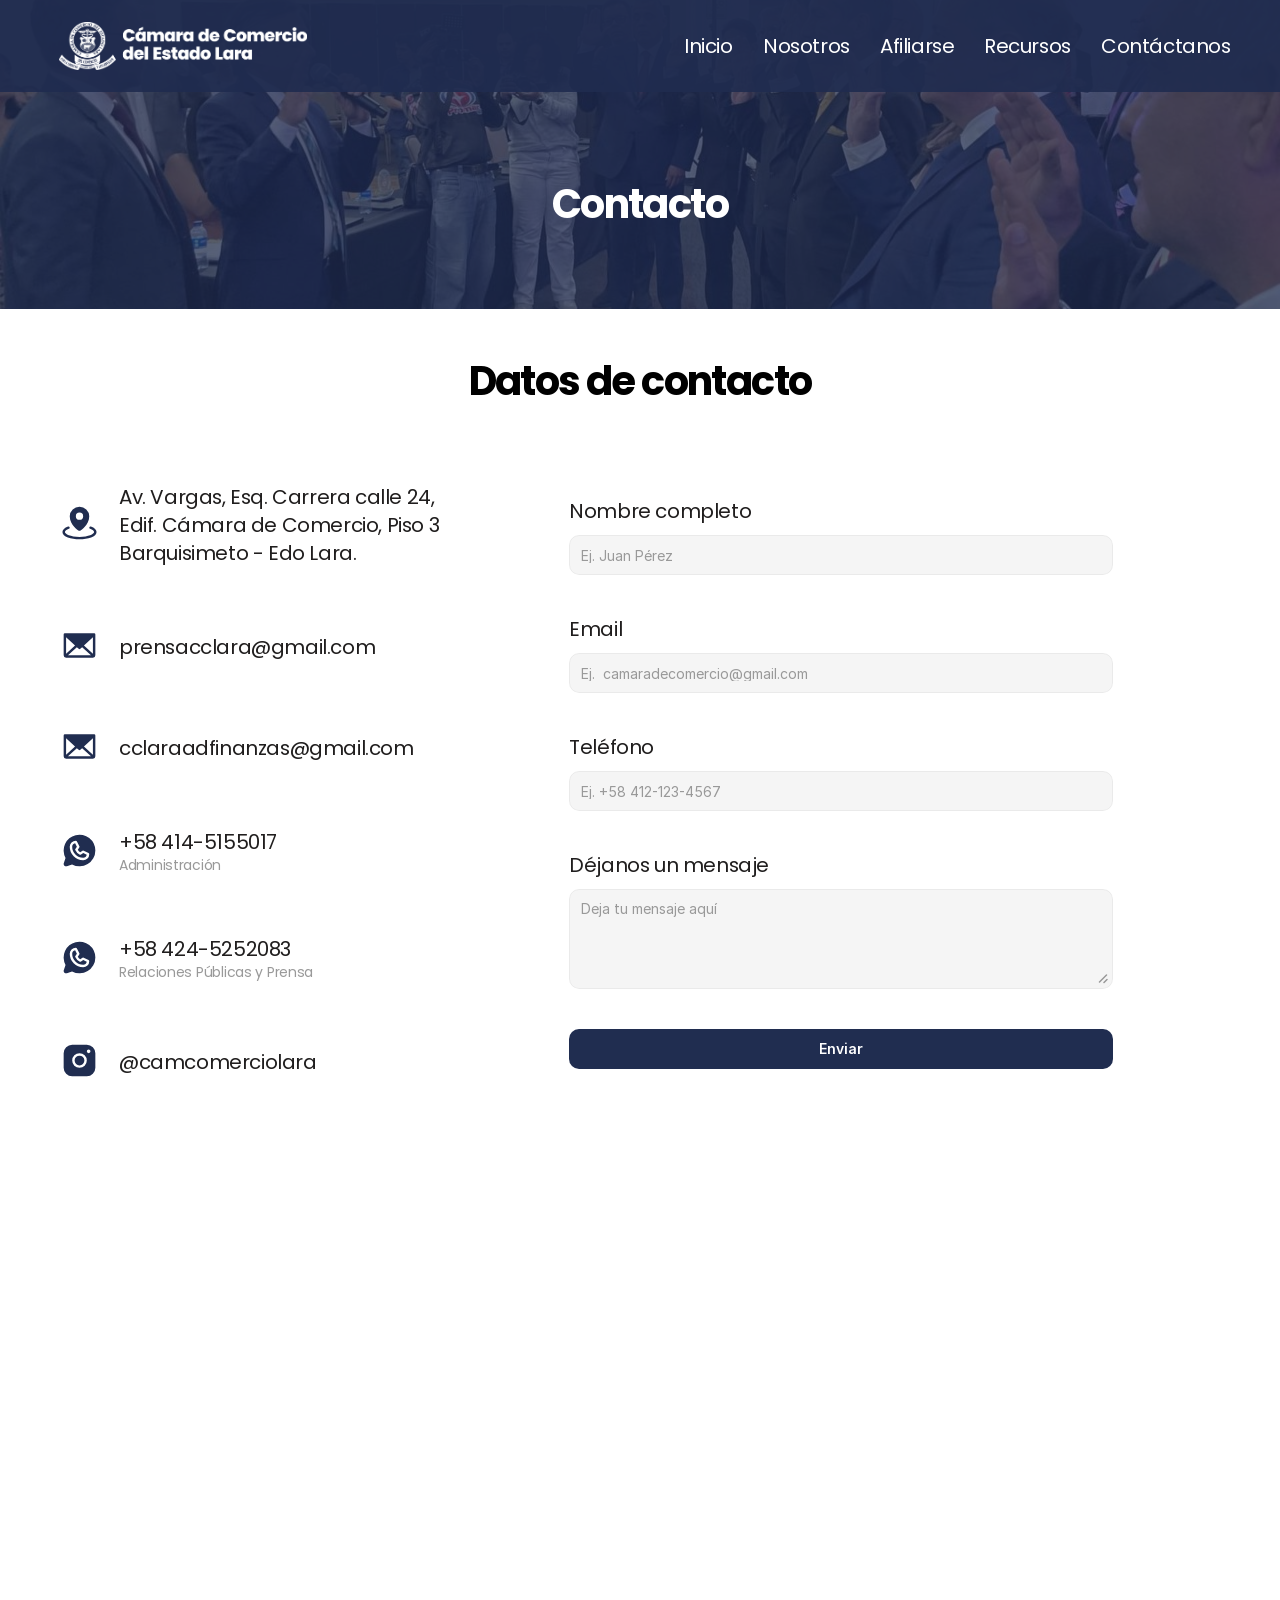
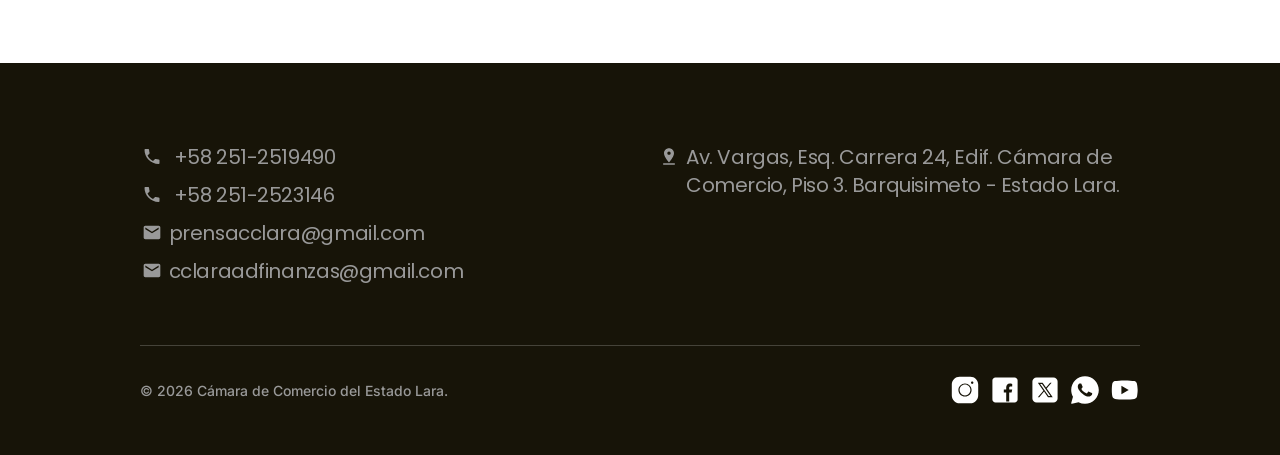
<file: contactanos.html>
<!doctype html>
<!-- Made in Framer · framer.com -->
<!-- Published Oct 28, 2026, 7:28 PM UTC -->
<html lang="es-VE">
<head>
	<meta charset="utf-8">
	<meta name="viewport" content="width=device-width">
	<meta name="generator" content="Framer 6396d1e">
	<title>Contáctanos | Cámara de Comercio Lara</title>
    <link rel="canonical" href="https://camcomerciolara.org.ve/contactanos"><meta property="og:url" content="https://camcomerciolara.org.ve/contactanos"><meta name="description" content="Escríbenos o visítanos: datos de contacto, ubicación y formulario de la Cámara de Comercio del Estado Lara.">
    <meta name="framer-search-index" content="/assets/fu/sites/qvVd5x1oqgm8UECJxH6ip/searchIndex-bVcQZ0W7D3Bi.json">
    <meta name="framer-search-index-fallback" content="/assets/fu/sites/qvVd5x1oqgm8UECJxH6ip/searchIndex-euTjOfodGPNb.json">
    <link href="/assets/fu/images/rtGBe6erPjxikh9yQqqmnPoD8.png" rel="icon" media="(prefers-color-scheme: light)">
    <link href="/assets/fu/images/SMGLBYGvixK3QliwaBblkckESlc.png" rel="icon" media="(prefers-color-scheme: dark)">
    <!-- Open Graph -->
    <meta property="og:type" content="website">
<!-- ccl:head -->
<link rel="apple-touch-icon" href="/assets/apple-touch-icon.png">
<meta property="og:image" content="https://camcomerciolara.org.ve/assets/og-image.png">
<meta name="twitter:image" content="https://camcomerciolara.org.ve/assets/og-image.png">
<meta property="og:site_name" content="Cámara de Comercio Lara">
<meta property="og:locale" content="es_VE">
<script>window.CCL_FORMS={"":"https://formspree.io/f/xaeejrnl","/afiliarse":"https://formspree.io/f/mvkkrezz"}</script>
<!-- /ccl:head -->
    <meta property="og:title" content="Contáctanos | Cámara de Comercio Lara">
    <meta property="og:description" content="Escríbenos o visítanos: datos de contacto, ubicación y formulario de la Cámara de Comercio del Estado Lara.">
    <!-- X -->
    <meta name="twitter:card" content="summary_large_image">
    <meta name="twitter:title" content="Contáctanos | Cámara de Comercio Lara">
    <meta name="twitter:description" content="Escríbenos o visítanos: datos de contacto, ubicación y formulario de la Cámara de Comercio del Estado Lara.">
	
	
	
	
	<!-- Start of headStart -->
    
    <!-- End of headStart -->
	
	<style data-framer-font-css>/* cyrillic-ext */
@font-face {
  font-family: 'Inter';
  font-style: normal;
  font-weight: 500;
  font-display: swap;
  src: url(/assets/gfonts/s/inter/v20/UcCO3FwrK3iLTeHuS_nVMrMxCp50SjIw2boKoduKmMEVuI6fAZJhiI2B.woff2) format('woff2');
  unicode-range: U+0460-052F, U+1C80-1C8A, U+20B4, U+2DE0-2DFF, U+A640-A69F, U+FE2E-FE2F;
}
/* cyrillic */
@font-face {
  font-family: 'Inter';
  font-style: normal;
  font-weight: 500;
  font-display: swap;
  src: url(/assets/gfonts/s/inter/v20/UcCO3FwrK3iLTeHuS_nVMrMxCp50SjIw2boKoduKmMEVuI6fAZthiI2B.woff2) format('woff2');
  unicode-range: U+0301, U+0400-045F, U+0490-0491, U+04B0-04B1, U+2116;
}
/* greek-ext */
@font-face {
  font-family: 'Inter';
  font-style: normal;
  font-weight: 500;
  font-display: swap;
  src: url(/assets/gfonts/s/inter/v20/UcCO3FwrK3iLTeHuS_nVMrMxCp50SjIw2boKoduKmMEVuI6fAZNhiI2B.woff2) format('woff2');
  unicode-range: U+1F00-1FFF;
}
/* greek */
@font-face {
  font-family: 'Inter';
  font-style: normal;
  font-weight: 500;
  font-display: swap;
  src: url(/assets/gfonts/s/inter/v20/UcCO3FwrK3iLTeHuS_nVMrMxCp50SjIw2boKoduKmMEVuI6fAZxhiI2B.woff2) format('woff2');
  unicode-range: U+0370-0377, U+037A-037F, U+0384-038A, U+038C, U+038E-03A1, U+03A3-03FF;
}
/* vietnamese */
@font-face {
  font-family: 'Inter';
  font-style: normal;
  font-weight: 500;
  font-display: swap;
  src: url(/assets/gfonts/s/inter/v20/UcCO3FwrK3iLTeHuS_nVMrMxCp50SjIw2boKoduKmMEVuI6fAZBhiI2B.woff2) format('woff2');
  unicode-range: U+0102-0103, U+0110-0111, U+0128-0129, U+0168-0169, U+01A0-01A1, U+01AF-01B0, U+0300-0301, U+0303-0304, U+0308-0309, U+0323, U+0329, U+1EA0-1EF9, U+20AB;
}
/* latin-ext */
@font-face {
  font-family: 'Inter';
  font-style: normal;
  font-weight: 500;
  font-display: swap;
  src: url(/assets/gfonts/s/inter/v20/UcCO3FwrK3iLTeHuS_nVMrMxCp50SjIw2boKoduKmMEVuI6fAZFhiI2B.woff2) format('woff2');
  unicode-range: U+0100-02BA, U+02BD-02C5, U+02C7-02CC, U+02CE-02D7, U+02DD-02FF, U+0304, U+0308, U+0329, U+1D00-1DBF, U+1E00-1E9F, U+1EF2-1EFF, U+2020, U+20A0-20AB, U+20AD-20C4, U+2113, U+2C60-2C7F, U+A720-A7FF;
}
/* latin */
@font-face {
  font-family: 'Inter';
  font-style: normal;
  font-weight: 500;
  font-display: swap;
  src: url(/assets/gfonts/s/inter/v20/UcCO3FwrK3iLTeHuS_nVMrMxCp50SjIw2boKoduKmMEVuI6fAZ9hiA.woff2) format('woff2');
  unicode-range: U+0000-00FF, U+0131, U+0152-0153, U+02BB-02BC, U+02C6, U+02DA, U+02DC, U+0304, U+0308, U+0329, U+2000-206F, U+20AC, U+2122, U+2191, U+2193, U+2212, U+2215, U+FEFF, U+FFFD;
}
/* cyrillic-ext */
@font-face {
  font-family: 'Fragment Mono';
  font-style: normal;
  font-weight: 400;
  src: url(/assets/gfonts/s/fragmentmono/v6/4iCr6K5wfMRRjxp0DA6-2CLnB45HhrUI.woff2) format('woff2');
  unicode-range: U+0460-052F, U+1C80-1C8A, U+20B4, U+2DE0-2DFF, U+A640-A69F, U+FE2E-FE2F;
}
/* latin-ext */
@font-face {
  font-family: 'Fragment Mono';
  font-style: normal;
  font-weight: 400;
  src: url(/assets/gfonts/s/fragmentmono/v6/4iCr6K5wfMRRjxp0DA6-2CLnB41HhrUI.woff2) format('woff2');
  unicode-range: U+0100-02BA, U+02BD-02C5, U+02C7-02CC, U+02CE-02D7, U+02DD-02FF, U+0304, U+0308, U+0329, U+1D00-1DBF, U+1E00-1E9F, U+1EF2-1EFF, U+2020, U+20A0-20AB, U+20AD-20C4, U+2113, U+2C60-2C7F, U+A720-A7FF;
}
/* latin */
@font-face {
  font-family: 'Fragment Mono';
  font-style: normal;
  font-weight: 400;
  src: url(/assets/gfonts/s/fragmentmono/v6/4iCr6K5wfMRRjxp0DA6-2CLnB4NHhg.woff2) format('woff2');
  unicode-range: U+0000-00FF, U+0131, U+0152-0153, U+02BB-02BC, U+02C6, U+02DA, U+02DC, U+0304, U+0308, U+0329, U+2000-206F, U+20AC, U+2122, U+2191, U+2193, U+2212, U+2215, U+FEFF, U+FFFD;
}

@font-face { font-family: "Inter"; src: url("/assets/fu/assets/5vvr9Vy74if2I6bQbJvbw7SY1pQ.woff2"); font-display: swap; font-style: normal; font-weight: 400; unicode-range: U+0460-052F, U+1C80-1C88, U+20B4, U+2DE0-2DFF, U+A640-A69F, U+FE2E-FE2F }
@font-face { font-family: "Inter"; src: url("/assets/fu/assets/EOr0mi4hNtlgWNn9if640EZzXCo.woff2"); font-display: swap; font-style: normal; font-weight: 400; unicode-range: U+0301, U+0400-045F, U+0490-0491, U+04B0-04B1, U+2116 }
@font-face { font-family: "Inter"; src: url("/assets/fu/assets/Y9k9QrlZAqio88Klkmbd8VoMQc.woff2"); font-display: swap; font-style: normal; font-weight: 400; unicode-range: U+1F00-1FFF }
@font-face { font-family: "Inter"; src: url("/assets/fu/assets/OYrD2tBIBPvoJXiIHnLoOXnY9M.woff2"); font-display: swap; font-style: normal; font-weight: 400; unicode-range: U+0370-03FF }
@font-face { font-family: "Inter"; src: url("/assets/fu/assets/JeYwfuaPfZHQhEG8U5gtPDZ7WQ.woff2"); font-display: swap; font-style: normal; font-weight: 400; unicode-range: U+0100-024F, U+0259, U+1E00-1EFF, U+2020, U+20A0-20AB, U+20AD-20CF, U+2113, U+2C60-2C7F, U+A720-A7FF }
@font-face { font-family: "Inter"; src: url("/assets/fu/assets/GrgcKwrN6d3Uz8EwcLHZxwEfC4.woff2"); font-display: swap; font-style: normal; font-weight: 400; unicode-range: U+0000-00FF, U+0131, U+0152-0153, U+02BB-02BC, U+02C6, U+02DA, U+02DC, U+2000-206F, U+2070, U+2074-207E, U+2080-208E, U+20AC, U+2122, U+2191, U+2193, U+2212, U+2215, U+FEFF, U+FFFD }
@font-face { font-family: "Inter"; src: url("/assets/fu/assets/b6Y37FthZeALduNqHicBT6FutY.woff2"); font-display: swap; font-style: normal; font-weight: 400; unicode-range: U+0102-0103, U+0110-0111, U+0128-0129, U+0168-0169, U+01A0-01A1, U+01AF-01B0, U+1EA0-1EF9, U+20AB }
@font-face { font-family: "Inter"; src: url("/assets/fu/assets/vQyevYAyHtARFwPqUzQGpnDs.woff2"); font-display: swap; font-style: normal; font-weight: 400; unicode-range: U+0000-00FF, U+0131, U+0152-0153, U+02BB-02BC, U+02C6, U+02DA, U+02DC, U+2000-206F, U+2074, U+20AC, U+2122, U+2191, U+2193, U+2212, U+2215, U+FEFF, U+FFFD }
@font-face { font-family: "Inter"; src: url("/assets/fu/assets/mkY5Sgyq51ik0AMrSBwhm9DJg.woff2"); font-style: normal; font-weight: 900; unicode-range: U+0460-052F, U+1C80-1C88, U+20B4, U+2DE0-2DFF, U+A640-A69F, U+FE2E-FE2F }
@font-face { font-family: "Inter"; src: url("/assets/fu/assets/X5hj6qzcHUYv7h1390c8Rhm6550.woff2"); font-style: normal; font-weight: 900; unicode-range: U+0301, U+0400-045F, U+0490-0491, U+04B0-04B1, U+2116 }
@font-face { font-family: "Inter"; src: url("/assets/fu/assets/gQhNpS3tN86g8RcVKYUUaKt2oMQ.woff2"); font-style: normal; font-weight: 900; unicode-range: U+1F00-1FFF }
@font-face { font-family: "Inter"; src: url("/assets/fu/assets/cugnVhSraaRyANCaUtI5FV17wk.woff2"); font-style: normal; font-weight: 900; unicode-range: U+0370-03FF }
@font-face { font-family: "Inter"; src: url("/assets/fu/assets/5HcVoGak8k5agFJSaKa4floXVu0.woff2"); font-style: normal; font-weight: 900; unicode-range: U+0100-024F, U+0259, U+1E00-1EFF, U+2020, U+20A0-20AB, U+20AD-20CF, U+2113, U+2C60-2C7F, U+A720-A7FF }
@font-face { font-family: "Inter"; src: url("/assets/fu/assets/jn4BtSPLlS0NDp1KiFAtFKiiY0o.woff2"); font-style: normal; font-weight: 900; unicode-range: U+0000-00FF, U+0131, U+0152-0153, U+02BB-02BC, U+02C6, U+02DA, U+02DC, U+2000-206F, U+2074, U+20AC, U+2122, U+2191, U+2193, U+2212, U+2215, U+FEFF, U+FFFD }
@font-face { font-family: "Inter"; src: url("/assets/fu/assets/P2Bw01CtL0b9wqygO0sSVogWbo.woff2"); font-style: normal; font-weight: 900; unicode-range: U+0102-0103, U+0110-0111, U+0128-0129, U+0168-0169, U+01A0-01A1, U+01AF-01B0, U+1EA0-1EF9, U+20AB }
@font-face { font-family: "Inter"; src: url("/assets/fu/assets/05KsVHGDmqXSBXM4yRZ65P8i0s.woff2"); font-style: italic; font-weight: 900; unicode-range: U+0460-052F, U+1C80-1C88, U+20B4, U+2DE0-2DFF, U+A640-A69F, U+FE2E-FE2F }
@font-face { font-family: "Inter"; src: url("/assets/fu/assets/ky8ovPukK4dJ1Pxq74qGhOqCYI.woff2"); font-style: italic; font-weight: 900; unicode-range: U+0301, U+0400-045F, U+0490-0491, U+04B0-04B1, U+2116 }
@font-face { font-family: "Inter"; src: url("/assets/fu/assets/vvNSqIj42qeQ2bvCRBIWKHscrc.woff2"); font-style: italic; font-weight: 900; unicode-range: U+1F00-1FFF }
@font-face { font-family: "Inter"; src: url("/assets/fu/assets/3ZmXbBKToJifDV9gwcifVd1tEY.woff2"); font-style: italic; font-weight: 900; unicode-range: U+0370-03FF }
@font-face { font-family: "Inter"; src: url("/assets/fu/assets/FNfhX3dt4ChuLJq2PwdlxHO7PU.woff2"); font-style: italic; font-weight: 900; unicode-range: U+0100-024F, U+0259, U+1E00-1EFF, U+2020, U+20A0-20AB, U+20AD-20CF, U+2113, U+2C60-2C7F, U+A720-A7FF }
@font-face { font-family: "Inter"; src: url("/assets/fu/assets/g0c8vEViiXNlKAgI4Ymmk3Ig.woff2"); font-style: italic; font-weight: 900; unicode-range: U+0000-00FF, U+0131, U+0152-0153, U+02BB-02BC, U+02C6, U+02DA, U+02DC, U+2000-206F, U+2074, U+20AC, U+2122, U+2191, U+2193, U+2212, U+2215, U+FEFF, U+FFFD }
@font-face { font-family: "Inter"; src: url("/assets/fu/assets/efTfQcBJ53kM2pB1hezSZ3RDUFs.woff2"); font-style: italic; font-weight: 900; unicode-range: U+0102-0103, U+0110-0111, U+0128-0129, U+0168-0169, U+01A0-01A1, U+01AF-01B0, U+1EA0-1EF9, U+20AB }
@font-face { font-family: "Inter"; src: url("/assets/fu/assets/H89BbHkbHDzlxZzxi8uPzTsp90.woff2"); font-display: swap; font-style: italic; font-weight: 700; unicode-range: U+0460-052F, U+1C80-1C88, U+20B4, U+2DE0-2DFF, U+A640-A69F, U+FE2E-FE2F }
@font-face { font-family: "Inter"; src: url("/assets/fu/assets/u6gJwDuwB143kpNK1T1MDKDWkMc.woff2"); font-display: swap; font-style: italic; font-weight: 700; unicode-range: U+0301, U+0400-045F, U+0490-0491, U+04B0-04B1, U+2116 }
@font-face { font-family: "Inter"; src: url("/assets/fu/assets/43sJ6MfOPh1LCJt46OvyDuSbA6o.woff2"); font-display: swap; font-style: italic; font-weight: 700; unicode-range: U+1F00-1FFF }
@font-face { font-family: "Inter"; src: url("/assets/fu/assets/wccHG0r4gBDAIRhfHiOlq6oEkqw.woff2"); font-display: swap; font-style: italic; font-weight: 700; unicode-range: U+0370-03FF }
@font-face { font-family: "Inter"; src: url("/assets/fu/assets/WZ367JPwf9bRW6LdTHN8rXgSjw.woff2"); font-display: swap; font-style: italic; font-weight: 700; unicode-range: U+0100-024F, U+0259, U+1E00-1EFF, U+2020, U+20A0-20AB, U+20AD-20CF, U+2113, U+2C60-2C7F, U+A720-A7FF }
@font-face { font-family: "Inter"; src: url("/assets/fu/assets/QxmhnWTzLtyjIiZcfaLIJ8EFBXU.woff2"); font-display: swap; font-style: italic; font-weight: 700; unicode-range: U+0000-00FF, U+0131, U+0152-0153, U+02BB-02BC, U+02C6, U+02DA, U+02DC, U+2000-206F, U+2074, U+20AC, U+2122, U+2191, U+2193, U+2212, U+2215, U+FEFF, U+FFFD }
@font-face { font-family: "Inter"; src: url("/assets/fu/assets/2A4Xx7CngadFGlVV4xrO06OBHY.woff2"); font-display: swap; font-style: italic; font-weight: 700; unicode-range: U+0102-0103, U+0110-0111, U+0128-0129, U+0168-0169, U+01A0-01A1, U+01AF-01B0, U+1EA0-1EF9, U+20AB }
@font-face { font-family: "Inter"; src: url("/assets/fu/assets/hyOgCu0Xnghbimh0pE8QTvtt2AU.woff2"); font-display: swap; font-style: normal; font-weight: 600; unicode-range: U+0460-052F, U+1C80-1C88, U+20B4, U+2DE0-2DFF, U+A640-A69F, U+FE2E-FE2F }
@font-face { font-family: "Inter"; src: url("/assets/fu/assets/NeGmSOXrPBfEFIy5YZeHq17LEDA.woff2"); font-display: swap; font-style: normal; font-weight: 600; unicode-range: U+0301, U+0400-045F, U+0490-0491, U+04B0-04B1, U+2116 }
@font-face { font-family: "Inter"; src: url("/assets/fu/assets/oYaAX5himiTPYuN8vLWnqBbfD2s.woff2"); font-display: swap; font-style: normal; font-weight: 600; unicode-range: U+1F00-1FFF }
@font-face { font-family: "Inter"; src: url("/assets/fu/assets/lEJLP4R0yuCaMCjSXYHtJw72M.woff2"); font-display: swap; font-style: normal; font-weight: 600; unicode-range: U+0370-03FF }
@font-face { font-family: "Inter"; src: url("/assets/fu/assets/cRJyLNuTJR5jbyKzGi33wU9cqIQ.woff2"); font-display: swap; font-style: normal; font-weight: 600; unicode-range: U+0100-024F, U+0259, U+1E00-1EFF, U+2020, U+20A0-20AB, U+20AD-20CF, U+2113, U+2C60-2C7F, U+A720-A7FF }
@font-face { font-family: "Inter"; src: url("/assets/fu/assets/1ZFS7N918ojhhd0nQWdj3jz4w.woff2"); font-display: swap; font-style: normal; font-weight: 600; unicode-range: U+0000-00FF, U+0131, U+0152-0153, U+02BB-02BC, U+02C6, U+02DA, U+02DC, U+2000-206F, U+2074, U+20AC, U+2122, U+2191, U+2193, U+2212, U+2215, U+FEFF, U+FFFD }
@font-face { font-family: "Inter"; src: url("/assets/fu/assets/A0Wcc7NgXMjUuFdquHDrIZpzZw0.woff2"); font-display: swap; font-style: normal; font-weight: 600; unicode-range: U+0102-0103, U+0110-0111, U+0128-0129, U+0168-0169, U+01A0-01A1, U+01AF-01B0, U+1EA0-1EF9, U+20AB }
@font-face { font-family: "Inter"; src: url("/assets/fu/assets/DpPBYI0sL4fYLgAkX8KXOPVt7c.woff2"); font-display: swap; font-style: normal; font-weight: 700; unicode-range: U+0460-052F, U+1C80-1C88, U+20B4, U+2DE0-2DFF, U+A640-A69F, U+FE2E-FE2F }
@font-face { font-family: "Inter"; src: url("/assets/fu/assets/4RAEQdEOrcnDkhHiiCbJOw92Lk.woff2"); font-display: swap; font-style: normal; font-weight: 700; unicode-range: U+0301, U+0400-045F, U+0490-0491, U+04B0-04B1, U+2116 }
@font-face { font-family: "Inter"; src: url("/assets/fu/assets/1K3W8DizY3v4emK8Mb08YHxTbs.woff2"); font-display: swap; font-style: normal; font-weight: 700; unicode-range: U+1F00-1FFF }
@font-face { font-family: "Inter"; src: url("/assets/fu/assets/tUSCtfYVM1I1IchuyCwz9gDdQ.woff2"); font-display: swap; font-style: normal; font-weight: 700; unicode-range: U+0370-03FF }
@font-face { font-family: "Inter"; src: url("/assets/fu/assets/VgYFWiwsAC5OYxAycRXXvhze58.woff2"); font-display: swap; font-style: normal; font-weight: 700; unicode-range: U+0100-024F, U+0259, U+1E00-1EFF, U+2020, U+20A0-20AB, U+20AD-20CF, U+2113, U+2C60-2C7F, U+A720-A7FF }
@font-face { font-family: "Inter"; src: url("/assets/fu/assets/DXD0Q7LSl7HEvDzucnyLnGBHM.woff2"); font-display: swap; font-style: normal; font-weight: 700; unicode-range: U+0000-00FF, U+0131, U+0152-0153, U+02BB-02BC, U+02C6, U+02DA, U+02DC, U+2000-206F, U+2074, U+20AC, U+2122, U+2191, U+2193, U+2212, U+2215, U+FEFF, U+FFFD }
@font-face { font-family: "Inter"; src: url("/assets/fu/assets/GIryZETIX4IFypco5pYZONKhJIo.woff2"); font-display: swap; font-style: normal; font-weight: 700; unicode-range: U+0102-0103, U+0110-0111, U+0128-0129, U+0168-0169, U+01A0-01A1, U+01AF-01B0, U+1EA0-1EF9, U+20AB }
@font-face { font-family: "Inter"; src: url("/assets/fu/assets/CfMzU8w2e7tHgF4T4rATMPuWosA.woff2"); font-display: swap; font-style: italic; font-weight: 400; unicode-range: U+0460-052F, U+1C80-1C88, U+20B4, U+2DE0-2DFF, U+A640-A69F, U+FE2E-FE2F }
@font-face { font-family: "Inter"; src: url("/assets/fu/assets/867QObYax8ANsfX4TGEVU9YiCM.woff2"); font-display: swap; font-style: italic; font-weight: 400; unicode-range: U+0301, U+0400-045F, U+0490-0491, U+04B0-04B1, U+2116 }
@font-face { font-family: "Inter"; src: url("/assets/fu/assets/Oyn2ZbENFdnW7mt2Lzjk1h9Zb9k.woff2"); font-display: swap; font-style: italic; font-weight: 400; unicode-range: U+1F00-1FFF }
@font-face { font-family: "Inter"; src: url("/assets/fu/assets/cdAe8hgZ1cMyLu9g005pAW3xMo.woff2"); font-display: swap; font-style: italic; font-weight: 400; unicode-range: U+0370-03FF }
@font-face { font-family: "Inter"; src: url("/assets/fu/assets/DOfvtmE1UplCq161m6Hj8CSQYg.woff2"); font-display: swap; font-style: italic; font-weight: 400; unicode-range: U+0100-024F, U+0259, U+1E00-1EFF, U+2020, U+20A0-20AB, U+20AD-20CF, U+2113, U+2C60-2C7F, U+A720-A7FF }
@font-face { font-family: "Inter"; src: url("/assets/fu/assets/vFzuJY0c65av44uhEKB6vyjFMg.woff2"); font-display: swap; font-style: italic; font-weight: 400; unicode-range: U+0000-00FF, U+0131, U+0152-0153, U+02BB-02BC, U+02C6, U+02DA, U+02DC, U+2000-206F, U+2074, U+20AC, U+2122, U+2191, U+2193, U+2212, U+2215, U+FEFF, U+FFFD }
@font-face { font-family: "Inter"; src: url("/assets/fu/assets/tKtBcDnBMevsEEJKdNGhhkLzYo.woff2"); font-display: swap; font-style: italic; font-weight: 400; unicode-range: U+0102-0103, U+0110-0111, U+0128-0129, U+0168-0169, U+01A0-01A1, U+01AF-01B0, U+1EA0-1EF9, U+20AB }
@font-face { font-family: "Inter"; src: url("/assets/fu/assets/syRNPWzAMIrcJ3wIlPIP43KjQs.woff2"); font-display: swap; font-style: normal; font-weight: 700; unicode-range: U+0000-00FF, U+0131, U+0152-0153, U+02BB-02BC, U+02C6, U+02DA, U+02DC, U+2000-206F, U+2070, U+2074-207E, U+2080-208E, U+20AC, U+2122, U+2191, U+2193, U+2212, U+2215, U+FEFF, U+FFFD }
@font-face { font-family: "Inter"; src: url("/assets/fu/assets/vxBnBhH8768IFAXAb4Qf6wQHKs.woff2"); font-display: swap; font-style: italic; font-weight: 600; unicode-range: U+0460-052F, U+1C80-1C88, U+20B4, U+2DE0-2DFF, U+A640-A69F, U+FE2E-FE2F }
@font-face { font-family: "Inter"; src: url("/assets/fu/assets/zSsEuoJdh8mcFVk976C05ZfQr8.woff2"); font-display: swap; font-style: italic; font-weight: 600; unicode-range: U+0301, U+0400-045F, U+0490-0491, U+04B0-04B1, U+2116 }
@font-face { font-family: "Inter"; src: url("/assets/fu/assets/b8ezwLrN7h2AUoPEENcsTMVJ0.woff2"); font-display: swap; font-style: italic; font-weight: 600; unicode-range: U+1F00-1FFF }
@font-face { font-family: "Inter"; src: url("/assets/fu/assets/mvNEIBLyHbscgHtwfsByjXUz3XY.woff2"); font-display: swap; font-style: italic; font-weight: 600; unicode-range: U+0370-03FF }
@font-face { font-family: "Inter"; src: url("/assets/fu/assets/6FI2EneKzM3qBy5foOZXey7coCA.woff2"); font-display: swap; font-style: italic; font-weight: 600; unicode-range: U+0100-024F, U+0259, U+1E00-1EFF, U+2020, U+20A0-20AB, U+20AD-20CF, U+2113, U+2C60-2C7F, U+A720-A7FF }
@font-face { font-family: "Inter"; src: url("/assets/fu/assets/qrVgiXNd6RuQjETYQiVQ9nqCk.woff2"); font-display: swap; font-style: italic; font-weight: 600; unicode-range: U+0000-00FF, U+0131, U+0152-0153, U+02BB-02BC, U+02C6, U+02DA, U+02DC, U+2000-206F, U+2074, U+20AC, U+2122, U+2191, U+2193, U+2212, U+2215, U+FEFF, U+FFFD }
@font-face { font-family: "Inter"; src: url("/assets/fu/assets/NHHeAKJVP0ZWHk5YZnQQChIsBM.woff2"); font-display: swap; font-style: italic; font-weight: 600; unicode-range: U+0102-0103, U+0110-0111, U+0128-0129, U+0168-0169, U+01A0-01A1, U+01AF-01B0, U+1EA0-1EF9, U+20AB }
@font-face { font-family: "Poppins"; src: url("/assets/fu/third-party-assets/fontshare/wf/EOHGWBZYYKO6R4PWP4S2B3FFWHHBEZN6/UWQLMF4AFWLXCJQCFV3WRVYC77KZXPRB/FYG6OCH7XOLUUSZTIZE65ATBZWF623O4.woff2"); font-display: swap; font-style: normal; font-weight: 700 }
@font-face { font-family: "Poppins"; src: url("/assets/fu/third-party-assets/fontshare/wf/NC2MP33RO4WQTSTEEAWBJLAEXNCNEQVF/7F4U3COKLHQH4WUH3AXPC7N4UELEWJQN/JMWNCAGBH3TLANIVQPVABVAVNV5QERTH.woff2"); font-display: swap; font-style: normal; font-weight: 400 }
@font-face { font-family: "Poppins"; src: url("/assets/fu/third-party-assets/fontshare/wf/22GWRXQXMICIWABQXFWKIWZIILKO5JDJ/2BBKMSVLV5CSDOZ7HEEECOTKPOVVJOC3/RNFY4UJD36462ZMGEIC5I7KNE73BPOAU.woff2"); font-style: normal; font-weight: 900 }
@font-face { font-family: "Poppins"; src: url("/assets/fu/third-party-assets/fontshare/wf/2PWH5ACYHQEXIHGDLY5OWYMAC3F65AK5/OD6JOLYDRZZOKZGAPOMF7QEWPC5DTZS6/F5IVXJVPQ2DIFNG5HQZ7NI5VG7P7VDLV.woff2"); font-style: italic; font-weight: 900 }
@font-face { font-family: "Poppins"; src: url("/assets/fu/third-party-assets/fontshare/wf/JQL34MORONR7D7BXOVTX3KBGJGEJQ5BJ/CKUZVY5SFANCFAT7FS3MP6ZL4BMEWCJE/NOLRWF3JBJ434MILPG5RB6R2B4HGRSZB.woff2"); font-display: swap; font-style: italic; font-weight: 700 }
@font-face { font-family: "Poppins"; src: url("/assets/fu/third-party-assets/fontshare/wf/7LLTLAW3NRWOADG4II2JGKZC6OSEMBQC/EYFXWX77PEMPU645EAWOTG22E375GULW/SSNNTU67MMJH4CSWT443B4KJ7OB4WFHF.woff2"); font-display: swap; font-style: italic; font-weight: 400 }
@font-face { font-family: "Poppins"; src: url("/assets/fu/third-party-assets/fontshare/wf/K4RHKGAGLQZBXEZQT2O2AGSLKJF2E4YC/JRUTXNFPWLFGIEVSSEYOW7EP7TYM3V6A/UCDYLFFGLZRGCFY5GYDYM5LDB52BAR5M.woff2"); font-display: swap; font-style: normal; font-weight: 500 }
@font-face { font-family: "Poppins"; src: url("/assets/fu/third-party-assets/fontshare/wf/4HH4RITHYMRL7VREMN2WV2L6LQZKPRWE/ZWMGJ4LKTJ4NT5NKCHS5WLI6CRRRO2SE/OFRM3ATAEVJKZWGG6S4JN4P6SBPN2BLD.woff2"); font-display: swap; font-style: italic; font-weight: 500 }
@font-face { font-family: "Poppins"; src: url("/assets/fu/third-party-assets/fontshare/wf/E6J4GS76KHNRRUWODFCFOX2JRKNRSFVY/3GYVT5S4AH7VMPASDDKOTIPV6P3WJXGI/24R4YOH3G2SFDSTCNHOVGYEX3DMRC3CE.woff2"); font-display: swap; font-style: normal; font-weight: 600 }
@font-face { font-family: "Inter Placeholder"; src: local("Arial"); ascent-override: 89.79%; descent-override: 22.36%; line-gap-override: 0.00%; size-adjust: 107.89% }
@font-face { font-family: "Poppins Placeholder"; src: local("Arial"); ascent-override: 91.95%; descent-override: 30.94%; line-gap-override: 7.96%; size-adjust: 113.11% }</style>
	<link href="https://fonts.gstatic.com" rel="preconnect" crossorigin>
	
	<meta name="robots" content="index, follow, max-image-preview:large"><style data-framer-breakpoint-css>@media(min-width: 1200px){.hidden-hy3ir1{display:none!important}}@media(min-width: 810px) and (max-width: 1199px){.hidden-8irmx2{display:none!important}}@media(max-width: 809px){.hidden-1qtfb69{display:none!important}}@media(min-width: 1200px){.hidden-m44vip{display:none!important}}@media(min-width: 810px) and (max-width: 1199.98px){.hidden-xug17x{display:none!important}}@media(max-width: 809.98px){.hidden-rttqvg{display:none!important}}</style><style data-framer-css-ssr-minified data-framer-components="framer-lib-cursors-host framer-DO5XE PropertyOverrides framer-sNRu0 framer-lib-combinedCSSRules framer-77vMa framer-lib-form-plain-text-input framer-axv4e framer-81bG7">html,body,#main{box-sizing:border-box;margin:0;padding:0}:root{-webkit-font-smoothing:antialiased;-moz-osx-font-smoothing:grayscale}*{box-sizing:border-box;-webkit-font-smoothing:inherit}h1,h2,h3,h4,h5,h6,p,figure{margin:0}body,input,textarea,select,button{font-family:sans-serif;font-size:12px}body{--token-e23e87f1-17f7-4335-a329-89e0b8eec106:#201e1e;--token-499ab5eb-1675-4f2a-87bc-92b2b9462476:#fff;--token-66b90def-d7b3-4c7a-b356-2e9c549e398f:#063;--token-5af3bcb4-72a9-481d-b0e2-9d81d0d4efd8:#cdebf5;--token-10d2e388-2bda-48e5-b4ec-725acf568f4d:#ba0000;--token-ad7b2016-d494-4c5e-a4da-a40dd9db57dd:#fc0;--token-1bc3b54e-1a06-4b36-95a6-3a95a29fb12d:#999;--token-7d3fadfd-d79b-4118-a2fa-b9dad919f122:#202d50}@supports (z-index:calc(infinity)){#__framer-badge-container{--infinity:infinity}}#__framer-badge-container{pointer-events:none;width:100%;z-index:calc(var(--infinity,2147480000));justify-content:flex-end;padding:20px;display:flex;position:fixed;bottom:0}body{--framer-will-change-override:none}@supports (background:-webkit-named-image(i)) and (not (grid-template-rows:subgrid)){body{--framer-will-change-override:transform}}body{--framer-will-change-filter-override:none}@supports (background:-webkit-named-image(i)) and (not (position-area:top right)){body{--framer-will-change-filter-override:filter}}[data-framer-component-type]{position:absolute}[data-framer-component-type=Text]{cursor:inherit}[data-framer-component-text-autosized] *{white-space:pre}[data-framer-component-type=Text]>*{text-align:var(--framer-text-alignment,start)}[data-framer-component-type=Text] span span,[data-framer-component-type=Text] p span,[data-framer-component-type=Text] h1 span,[data-framer-component-type=Text] h2 span,[data-framer-component-type=Text] h3 span,[data-framer-component-type=Text] h4 span,[data-framer-component-type=Text] h5 span,[data-framer-component-type=Text] h6 span{display:block}[data-framer-component-type=Text] span span span,[data-framer-component-type=Text] p span span,[data-framer-component-type=Text] h1 span span,[data-framer-component-type=Text] h2 span span,[data-framer-component-type=Text] h3 span span,[data-framer-component-type=Text] h4 span span,[data-framer-component-type=Text] h5 span span,[data-framer-component-type=Text] h6 span span{display:unset}[data-framer-component-type=Text] div div span,[data-framer-component-type=Text] a div span,[data-framer-component-type=Text] span span span,[data-framer-component-type=Text] p span span,[data-framer-component-type=Text] h1 span span,[data-framer-component-type=Text] h2 span span,[data-framer-component-type=Text] h3 span span,[data-framer-component-type=Text] h4 span span,[data-framer-component-type=Text] h5 span span,[data-framer-component-type=Text] h6 span span,[data-framer-component-type=Text] a{font-family:var(--font-family);font-style:var(--font-style);font-weight:min(calc(var(--framer-font-weight-increase,0) + var(--font-weight,400)), 900);color:var(--text-color);letter-spacing:var(--letter-spacing);font-size:var(--font-size);text-transform:var(--text-transform);--text-decoration:var(--framer-text-decoration-style,solid) var(--framer-text-decoration,none) var(--framer-text-decoration-color,currentcolor) var(--framer-text-decoration-thickness,auto);--text-decoration-skip-ink:var(--framer-text-decoration-skip-ink);--text-underline-offset:var(--framer-text-decoration-offset);line-height:var(--line-height);--font-family:var(--framer-font-family);--font-style:var(--framer-font-style);--font-weight:var(--framer-font-weight);--text-color:var(--framer-text-color);--letter-spacing:var(--framer-letter-spacing);--font-size:var(--framer-font-size);--text-transform:var(--framer-text-transform);--line-height:var(--framer-line-height)}[data-framer-component-type=Text] a,[data-framer-component-type=Text] a div span,[data-framer-component-type=Text] a span span span,[data-framer-component-type=Text] a p span span,[data-framer-component-type=Text] a h1 span span,[data-framer-component-type=Text] a h2 span span,[data-framer-component-type=Text] a h3 span span,[data-framer-component-type=Text] a h4 span span,[data-framer-component-type=Text] a h5 span span,[data-framer-component-type=Text] a h6 span span{--font-family:var(--framer-link-font-family,var(--framer-font-family));--font-style:var(--framer-link-font-style,var(--framer-font-style));--font-weight:var(--framer-link-font-weight,var(--framer-font-weight));--text-color:var(--framer-link-text-color,var(--framer-text-color));--font-size:var(--framer-link-font-size,var(--framer-font-size));--text-transform:var(--framer-link-text-transform,var(--framer-text-transform));--text-decoration:var(--framer-link-text-decoration-style,var(--framer-text-decoration-style,solid)) var(--framer-link-text-decoration,var(--framer-text-decoration,none)) var(--framer-link-text-decoration-color,var(--framer-text-decoration-color,currentcolor)) var(--framer-link-text-decoration-thickness,var(--framer-text-decoration-thickness,auto));--text-decoration-skip-ink:var(--framer-link-text-decoration-skip-ink,var(--framer-text-decoration-skip-ink));--text-underline-offset:var(--framer-link-text-decoration-offset,var(--framer-text-decoration-offset))}[data-framer-component-type=Text] a:hover,[data-framer-component-type=Text] a div span:hover,[data-framer-component-type=Text] a span span span:hover,[data-framer-component-type=Text] a p span span:hover,[data-framer-component-type=Text] a h1 span span:hover,[data-framer-component-type=Text] a h2 span span:hover,[data-framer-component-type=Text] a h3 span span:hover,[data-framer-component-type=Text] a h4 span span:hover,[data-framer-component-type=Text] a h5 span span:hover,[data-framer-component-type=Text] a h6 span span:hover{--font-family:var(--framer-link-hover-font-family,var(--framer-link-font-family,var(--framer-font-family)));--font-style:var(--framer-link-hover-font-style,var(--framer-link-font-style,var(--framer-font-style)));--font-weight:var(--framer-link-hover-font-weight,var(--framer-link-font-weight,var(--framer-font-weight)));--text-color:var(--framer-link-hover-text-color,var(--framer-link-text-color,var(--framer-text-color)));--font-size:var(--framer-link-hover-font-size,var(--framer-link-font-size,var(--framer-font-size)));--text-transform:var(--framer-link-hover-text-transform,var(--framer-link-text-transform,var(--framer-text-transform)));--text-decoration:var(--framer-link-hover-text-decoration-style,var(--framer-link-text-decoration-style,var(--framer-text-decoration-style,solid))) var(--framer-link-hover-text-decoration,var(--framer-link-text-decoration,var(--framer-text-decoration,none))) var(--framer-link-hover-text-decoration-color,var(--framer-link-text-decoration-color,var(--framer-text-decoration-color,currentcolor))) var(--framer-link-hover-text-decoration-thickness,var(--framer-link-text-decoration-thickness,var(--framer-text-decoration-thickness,auto)));--text-decoration-skip-ink:var(--framer-link-hover-text-decoration-skip-ink,var(--framer-link-text-decoration-skip-ink,var(--framer-text-decoration-skip-ink)));--text-underline-offset:var(--framer-link-hover-text-decoration-offset,var(--framer-link-text-decoration-offset,var(--framer-text-decoration-offset)))}[data-framer-component-type=Text].isCurrent a,[data-framer-component-type=Text].isCurrent a div span,[data-framer-component-type=Text].isCurrent a span span span,[data-framer-component-type=Text].isCurrent a p span span,[data-framer-component-type=Text].isCurrent a h1 span span,[data-framer-component-type=Text].isCurrent a h2 span span,[data-framer-component-type=Text].isCurrent a h3 span span,[data-framer-component-type=Text].isCurrent a h4 span span,[data-framer-component-type=Text].isCurrent a h5 span span,[data-framer-component-type=Text].isCurrent a h6 span span{--font-family:var(--framer-link-current-font-family,var(--framer-link-font-family,var(--framer-font-family)));--font-style:var(--framer-link-current-font-style,var(--framer-link-font-style,var(--framer-font-style)));--font-weight:var(--framer-link-current-font-weight,var(--framer-link-font-weight,var(--framer-font-weight)));--text-color:var(--framer-link-current-text-color,var(--framer-link-text-color,var(--framer-text-color)));--font-size:var(--framer-link-current-font-size,var(--framer-link-font-size,var(--framer-font-size)));--text-transform:var(--framer-link-current-text-transform,var(--framer-link-text-transform,var(--framer-text-transform)));--text-decoration:var(--framer-link-current-text-decoration-style,var(--framer-link-text-decoration-style,var(--framer-text-decoration-style,solid))) var(--framer-link-current-text-decoration,var(--framer-link-text-decoration,var(--framer-text-decoration,none))) var(--framer-link-current-text-decoration-color,var(--framer-link-text-decoration-color,var(--framer-text-decoration-color,currentcolor))) var(--framer-link-current-text-decoration-thickness,var(--framer-link-text-decoration-thickness,var(--framer-text-decoration-thickness,auto)));--text-decoration-skip-ink:var(--framer-link-current-text-decoration-skip-ink,var(--framer-link-text-decoration-skip-ink,var(--framer-text-decoration-skip-ink)));--text-underline-offset:var(--framer-link-current-text-decoration-offset,var(--framer-link-text-decoration-offset,var(--framer-text-decoration-offset)))}[data-framer-component-type=RichTextContainer]{outline:none;flex-direction:column;flex-shrink:0;justify-content:flex-start;display:flex}p.framer-text,div.framer-text,figure.framer-text,h1.framer-text,h2.framer-text,h3.framer-text,h4.framer-text,h5.framer-text,h6.framer-text,ol.framer-text,ul.framer-text{margin:0;padding:0}p.framer-text,div.framer-text,h1.framer-text,h2.framer-text,h3.framer-text,h4.framer-text,h5.framer-text,h6.framer-text,li.framer-text,ol.framer-text,ul.framer-text,mark.framer-text,span.framer-text:not([data-text-fill]){font-family:var(--framer-font-family-preview,var(--framer-blockquote-font-family,var(--framer-font-family,Inter, Inter Placeholder, sans-serif)));font-style:var(--framer-font-style-preview,var(--framer-blockquote-font-style,var(--framer-font-style,normal)));font-weight:var(--framer-font-weight-preview,var(--framer-blockquote-font-weight,var(--framer-font-weight,400)));color:var(--framer-blockquote-text-color,var(--framer-text-color,#000));font-size:calc(var(--framer-blockquote-font-size,var(--framer-font-size,16px)) * var(--framer-font-size-scale,1));letter-spacing:var(--framer-blockquote-letter-spacing,var(--framer-letter-spacing,0));text-transform:var(--framer-blockquote-text-transform,var(--framer-text-transform,none));-webkit-text-decoration-line:var(--framer-blockquote-text-decoration,var(--framer-text-decoration,initial));text-decoration-line:var(--framer-blockquote-text-decoration,var(--framer-text-decoration,initial));-webkit-text-decoration-style:var(--framer-blockquote-text-decoration-style,var(--framer-text-decoration-style,initial));text-decoration-style:var(--framer-blockquote-text-decoration-style,var(--framer-text-decoration-style,initial));-webkit-text-decoration-color:var(--framer-blockquote-text-decoration-color,var(--framer-text-decoration-color,initial));text-decoration-color:var(--framer-blockquote-text-decoration-color,var(--framer-text-decoration-color,initial));text-decoration-thickness:var(--framer-blockquote-text-decoration-thickness,var(--framer-text-decoration-thickness,initial));text-decoration-skip-ink:var(--framer-blockquote-text-decoration-skip-ink,var(--framer-text-decoration-skip-ink,initial));text-underline-offset:var(--framer-blockquote-text-decoration-offset,var(--framer-text-decoration-offset,initial));line-height:var(--framer-blockquote-line-height,var(--framer-line-height,1.2em));text-align:var(--framer-blockquote-text-alignment,var(--framer-text-alignment,start));-webkit-text-stroke-width:var(--framer-text-stroke-width,initial);-webkit-text-stroke-color:var(--framer-text-stroke-color,initial);-moz-font-feature-settings:var(--framer-font-open-type-features,initial);-webkit-font-feature-settings:var(--framer-font-open-type-features,initial);font-feature-settings:var(--framer-font-open-type-features,initial);font-variation-settings:var(--framer-font-variation-axes-preview,var(--framer-font-variation-axes,normal));text-wrap:var(--framer-text-wrap-override,var(--framer-text-wrap))}mark.framer-text,p.framer-text,div.framer-text,h1.framer-text,h2.framer-text,h3.framer-text,h4.framer-text,h5.framer-text,h6.framer-text,li.framer-text,ol.framer-text,ul.framer-text{background-color:var(--framer-blockquote-text-background-color,var(--framer-text-background-color,initial));border-radius:var(--framer-blockquote-text-background-radius,var(--framer-text-background-radius,initial));corner-shape:var(--framer-blockquote-text-background-corner-shape,var(--framer-text-background-corner-shape,initial));padding:var(--framer-blockquote-text-background-padding,var(--framer-text-background-padding,initial))}@supports not (color:color(display-p3 1 1 1)){p.framer-text,div.framer-text,h1.framer-text,h2.framer-text,h3.framer-text,h4.framer-text,h5.framer-text,h6.framer-text,li.framer-text,ol.framer-text,ul.framer-text,span.framer-text:not([data-text-fill]){color:var(--framer-blockquote-text-color-rgb,var(--framer-blockquote-text-color,var(--framer-text-color-rgb,var(--framer-text-color,#000))));-webkit-text-stroke-color:var(--framer-text-stroke-color-rgb,var(--framer-text-stroke-color,initial))}mark.framer-text{background-color:var(--framer-blockquote-text-background-color-rgb,var(--framer-blockquote-text-background-color,var(--framer-text-background-color-rgb,var(--framer-text-background-color,initial))))}}.framer-fit-text .framer-text{white-space:nowrap;white-space-collapse:preserve}strong.framer-text{font-family:var(--framer-blockquote-font-family-bold,var(--framer-font-family-bold));font-style:var(--framer-blockquote-font-style-bold,var(--framer-font-style-bold));font-weight:var(--framer-blockquote-font-weight-bold,var(--framer-font-weight-bold,bolder));font-variation-settings:var(--framer-blockquote-font-variation-axes-bold,var(--framer-font-variation-axes-bold))}em.framer-text{font-family:var(--framer-blockquote-font-family-italic,var(--framer-font-family-italic));font-style:var(--framer-blockquote-font-style-italic,var(--framer-font-style-italic,italic));font-weight:var(--framer-blockquote-font-weight-italic,var(--framer-font-weight-italic));font-variation-settings:var(--framer-blockquote-font-variation-axes-italic,var(--framer-font-variation-axes-italic))}em.framer-text>strong.framer-text{font-family:var(--framer-blockquote-font-family-bold-italic,var(--framer-font-family-bold-italic));font-style:var(--framer-blockquote-font-style-bold-italic,var(--framer-font-style-bold-italic,italic));font-weight:var(--framer-blockquote-font-weight-bold-italic,var(--framer-font-weight-bold-italic,bolder));font-variation-settings:var(--framer-blockquote-font-variation-axes-bold-italic,var(--framer-font-variation-axes-bold-italic))}p.framer-text:not(:first-child),div.framer-text:not(:first-child),h1.framer-text:not(:first-child),h2.framer-text:not(:first-child),h3.framer-text:not(:first-child),h4.framer-text:not(:first-child),h5.framer-text:not(:first-child),h6.framer-text:not(:first-child),ol.framer-text:not(:first-child),ul.framer-text:not(:first-child),blockquote.framer-text:not(:first-child),table.framer-text:not(:first-child),figure.framer-text:not(:first-child),.framer-image.framer-text:not(:first-child){margin-top:var(--framer-blockquote-paragraph-spacing,var(--framer-paragraph-spacing,0))}li.framer-text>ul.framer-text:nth-child(2),li.framer-text>ol.framer-text:nth-child(2){margin-top:0}.framer-text[data-text-fill]{-webkit-text-fill-color:transparent;padding:max(0em, calc(calc(1.3em - var(--framer-blockquote-line-height,var(--framer-line-height,1.3em))) / 2));margin:min(0em, calc(calc(1.3em - var(--framer-blockquote-line-height,var(--framer-line-height,1.3em))) / -2));-webkit-background-clip:text;background-clip:text;display:inline-block}code.framer-text,code.framer-text span.framer-text:not([data-text-fill]){font-family:var(--framer-code-font-family,var(--framer-font-family,Inter, Inter Placeholder, sans-serif));font-style:var(--framer-blockquote-font-style,var(--framer-code-font-style,var(--framer-font-style,normal)));font-weight:var(--framer-blockquote-font-weight,var(--framer-code-font-weight,var(--framer-font-weight,400)));color:var(--framer-blockquote-text-color,var(--framer-code-text-color,var(--framer-text-color,#000)));font-size:calc(var(--framer-blockquote-font-size,var(--framer-font-size,16px)) * var(--framer-font-size-scale,1));letter-spacing:var(--framer-blockquote-letter-spacing,var(--framer-letter-spacing,0));line-height:var(--framer-blockquote-line-height,var(--framer-line-height,1.2em))}@supports not (color:color(display-p3 1 1 1)){code.framer-text,code.framer-text span.framer-text:not([data-text-fill]){color:var(--framer-blockquote-text-color-rgb,var(--framer-blockquote-text-color,var(--framer-code-text-color-rgb,var(--framer-code-text-color,var(--framer-text-color-rgb,var(--framer-text-color,#000))))))}}blockquote.framer-text{unicode-bidi:initial;margin-block-start:initial;margin-block-end:initial;margin-inline-start:initial;margin-inline-end:initial}a.framer-text,a.framer-text span.framer-text:not([data-text-fill]),span.framer-text[data-nested-link],span.framer-text[data-nested-link] span.framer-text:not([data-text-fill]){color:inherit;font-family:var(--framer-font-family-preview,var(--framer-link-font-family,var(--framer-blockquote-font-family,var(--framer-font-family,Inter, Inter Placeholder, sans-serif))));font-style:var(--framer-font-style-preview,var(--framer-link-font-style,var(--framer-blockquote-font-style,var(--framer-font-style,normal))));font-weight:var(--framer-font-weight-preview,var(--framer-link-font-weight,var(--framer-blockquote-font-weight,var(--framer-font-weight,400))));font-size:calc(var(--framer-blockquote-font-size,var(--framer-font-size,16px)) * var(--framer-font-size-scale,1));text-transform:var(--framer-link-text-transform,var(--framer-blockquote-text-transform,var(--framer-text-transform,none)));cursor:var(--framer-custom-cursors,pointer);background-color:initial;border-radius:var(--framer-link-text-background-radius,initial);corner-shape:var(--framer-link-text-background-corner-shape,initial);padding:var(--framer-link-text-background-padding,initial)}a.framer-text,span.framer-text[data-nested-link]{color:var(--framer-link-text-color,var(--framer-blockquote-text-color,var(--framer-text-color,#000)));-webkit-text-decoration-line:var(--framer-link-text-decoration,var(--framer-blockquote-text-decoration,var(--framer-text-decoration,initial)));text-decoration-line:var(--framer-link-text-decoration,var(--framer-blockquote-text-decoration,var(--framer-text-decoration,initial)));-webkit-text-decoration-style:var(--framer-link-text-decoration-style,var(--framer-blockquote-text-decoration-style,var(--framer-text-decoration-style,initial)));text-decoration-style:var(--framer-link-text-decoration-style,var(--framer-blockquote-text-decoration-style,var(--framer-text-decoration-style,initial)));-webkit-text-decoration-color:var(--framer-link-text-decoration-color,var(--framer-blockquote-text-decoration-color,var(--framer-text-decoration-color,initial)));text-decoration-color:var(--framer-link-text-decoration-color,var(--framer-blockquote-text-decoration-color,var(--framer-text-decoration-color,initial)));text-decoration-thickness:var(--framer-link-text-decoration-thickness,var(--framer-blockquote-text-decoration-thickness,var(--framer-text-decoration-thickness,initial)));text-decoration-skip-ink:var(--framer-link-text-decoration-skip-ink,var(--framer-blockquote-text-decoration-skip-ink,var(--framer-text-decoration-skip-ink,initial)));text-underline-offset:var(--framer-link-text-decoration-offset,var(--framer-blockquote-text-decoration-offset,var(--framer-text-decoration-offset,initial)));background-color:var(--framer-link-text-background-color,initial)}@supports not (color:color(display-p3 1 1 1)){a.framer-text,span.framer-text[data-nested-link]{color:var(--framer-link-text-color-rgb,var(--framer-link-text-color,var(--framer-blockquote-text-color-rgb,var(--framer-blockquote-text-color,var(--framer-text-color-rgb,var(--framer-text-color,#000))))));background-color:var(--framer-link-text-background-color-rgb,var(--framer-link-text-background-color,initial));-webkit-text-decoration-color:var(--framer-link-text-decoration-color-rgb,var(--framer-link-text-decoration-color,var(--framer-text-decoration-color-rgb,var(--framer-text-decoration-color,currentcolor))));text-decoration-color:var(--framer-link-text-decoration-color-rgb,var(--framer-link-text-decoration-color,var(--framer-text-decoration-color-rgb,var(--framer-text-decoration-color,currentcolor))))}}code.framer-text a.framer-text,code.framer-text a.framer-text span.framer-text:not([data-text-fill]),code.framer-text span.framer-text[data-nested-link],code.framer-text span.framer-text[data-nested-link] span.framer-text:not([data-text-fill]){font-family:var(--framer-code-font-family,var(--framer-font-family,Inter, Inter Placeholder, sans-serif));font-style:var(--framer-blockquote-font-style,var(--framer-code-font-style,var(--framer-font-style,normal)));font-weight:var(--framer-blockquote-font-weight,var(--framer-code-font-weight,var(--framer-font-weight,400)));color:inherit;font-size:calc(var(--framer-blockquote-font-size,var(--framer-font-size,16px)) * var(--framer-font-size-scale,1))}code.framer-text a.framer-text,code.framer-text span.framer-text[data-nested-link]{color:var(--framer-link-text-color,var(--framer-blockquote-text-color,var(--framer-code-text-color,var(--framer-text-color,#000))))}@supports not (color:color(display-p3 1 1 1)){code.framer-text a.framer-text,code.framer-text a.framer-text span.framer-text:not([data-text-fill]),code.framer-text span.framer-text[data-nested-link],code.framer-text span.framer-text[data-nested-link] span.framer-text:not([data-text-fill]){color:var(--framer-link-text-color-rgb,var(--framer-link-text-color,var(--framer-blockquote-text-color-rgb,var(--framer-blockquote-text-color,var(--framer-code-text-color-rgb,var(--framer-code-text-color,var(--framer-text-color-rgb,var(--framer-text-color,#000))))))))}}a.framer-text:where(:not(.framer-image)):hover,a.framer-text:hover span.framer-text:not([data-text-fill]),span.framer-text[data-nested-link]:hover,span.framer-text[data-nested-link]:hover span.framer-text:not([data-text-fill]){font-family:var(--framer-font-family-preview,var(--framer-link-hover-font-family,var(--framer-link-font-family,var(--framer-blockquote-font-family,var(--framer-font-family,Inter, Inter Placeholder, sans-serif)))));font-style:var(--framer-font-style-preview,var(--framer-link-hover-font-style,var(--framer-link-font-style,var(--framer-blockquote-font-style,var(--framer-font-style,normal)))));font-weight:var(--framer-font-weight-preview,var(--framer-link-hover-font-weight,var(--framer-link-font-weight,var(--framer-blockquote-font-weight,var(--framer-font-weight,400)))));font-size:calc(var(--framer-link-hover-font-size,var(--framer-blockquote-font-size,var(--framer-font-size,16px))) * var(--framer-font-size-scale,1));text-transform:var(--framer-link-hover-text-transform,var(--framer-link-text-transform,var(--framer-blockquote-text-transform,var(--framer-text-transform,none))));border-radius:var(--framer-link-hover-text-background-radius,var(--framer-link-text-background-radius,var(--framer-text-background-radius,initial)));corner-shape:var(--framer-link-hover-text-background-corner-shape,var(--framer-link-text-background-corner-shape,var(--framer-text-background-corner-shape,initial)));padding:var(--framer-link-hover-text-background-padding,var(--framer-link-text-background-padding,var(--framer-text-background-padding,initial)))}a.framer-text:hover,span.framer-text[data-nested-link]:hover{color:var(--framer-link-hover-text-color,var(--framer-link-text-color,var(--framer-blockquote-text-color,var(--framer-text-color,#000))));-webkit-text-decoration-line:var(--framer-link-hover-text-decoration,var(--framer-link-text-decoration,var(--framer-blockquote-text-decoration,var(--framer-text-decoration,initial))));text-decoration-line:var(--framer-link-hover-text-decoration,var(--framer-link-text-decoration,var(--framer-blockquote-text-decoration,var(--framer-text-decoration,initial))));-webkit-text-decoration-style:var(--framer-link-hover-text-decoration-style,var(--framer-link-text-decoration-style,var(--framer-blockquote-text-decoration-style,var(--framer-text-decoration-style,initial))));text-decoration-style:var(--framer-link-hover-text-decoration-style,var(--framer-link-text-decoration-style,var(--framer-blockquote-text-decoration-style,var(--framer-text-decoration-style,initial))));-webkit-text-decoration-color:var(--framer-link-hover-text-decoration-color,var(--framer-link-text-decoration-color,var(--framer-blockquote-text-decoration-color,var(--framer-text-decoration-color,initial))));text-decoration-color:var(--framer-link-hover-text-decoration-color,var(--framer-link-text-decoration-color,var(--framer-blockquote-text-decoration-color,var(--framer-text-decoration-color,initial))));text-decoration-thickness:var(--framer-link-hover-text-decoration-thickness,var(--framer-link-text-decoration-thickness,var(--framer-blockquote-text-decoration-thickness,var(--framer-text-decoration-thickness,initial))));text-decoration-skip-ink:var(--framer-link-hover-text-decoration-skip-ink,var(--framer-link-text-decoration-skip-ink,var(--framer-blockquote-text-decoration-skip-ink,var(--framer-text-decoration-skip-ink,initial))));text-underline-offset:var(--framer-link-hover-text-decoration-offset,var(--framer-link-text-decoration-offset,var(--framer-blockquote-text-decoration-offset,var(--framer-text-decoration-offset,initial))));background-color:var(--framer-link-hover-text-background-color,var(--framer-link-text-background-color,var(--framer-text-background-color,initial)))}@supports not (color:color(display-p3 1 1 1)){a.framer-text:hover,span.framer-text[data-nested-link]:hover{color:var(--framer-link-hover-text-color-rgb,var(--framer-link-hover-text-color,var(--framer-link-text-color-rgb,var(--framer-link-text-color,var(--framer-blockquote-text-color-rgb,var(--framer-blockquote-text-color,var(--framer-text-color-rgb,var(--framer-text-color,#000))))))));background-color:var(--framer-link-hover-text-background-color-rgb,var(--framer-link-hover-text-background-color,var(--framer-link-text-background-color-rgb,var(--framer-link-text-background-color,var(--framer-text-background-color-rgb,var(--framer-text-background-color,initial))))));-webkit-text-decoration-color:var(--framer-link-hover-text-decoration-color-rgb,var(--framer-link-hover-text-decoration-color,var(--framer-link-text-decoration-color-rgb,var(--framer-link-text-decoration-color,var(--framer-text-decoration-color-rgb,var(--framer-text-decoration-color,currentcolor))))));text-decoration-color:var(--framer-link-hover-text-decoration-color-rgb,var(--framer-link-hover-text-decoration-color,var(--framer-link-text-decoration-color-rgb,var(--framer-link-text-decoration-color,var(--framer-text-decoration-color-rgb,var(--framer-text-decoration-color,currentcolor))))))}}code.framer-text a.framer-text:hover,code.framer-text span.framer-text[data-nested-link]:hover{color:var(--framer-link-hover-text-color,var(--framer-link-text-color,var(--framer-blockquote-text-color,var(--framer-code-text-color,var(--framer-text-color,#000)))))}@supports not (color:color(display-p3 1 1 1)){code.framer-text a.framer-text:hover,code.framer-text span.framer-text[data-nested-link]:hover{color:var(--framer-link-hover-text-color-rgb,var(--framer-link-hover-text-color,var(--framer-link-text-color-rgb,var(--framer-link-text-color,var(--framer-blockquote-text-color-rgb,var(--framer-blockquote-text-color,var(--framer-code-text-color-rgb,var(--framer-code-text-color,var(--framer-text-color-rgb,var(--framer-text-color,#000))))))))))}}a.framer-text:where(:not(.framer-image))[data-framer-page-link-current],a.framer-text[data-framer-page-link-current] span.framer-text:not([data-text-fill]),span.framer-text[data-framer-page-link-current],span.framer-text[data-framer-page-link-current] span.framer-text:not([data-text-fill]){font-family:var(--framer-font-family-preview,var(--framer-link-current-font-family,var(--framer-link-font-family,var(--framer-font-family,Inter, Inter Placeholder, sans-serif))));font-style:var(--framer-font-style-preview,var(--framer-link-current-font-style,var(--framer-link-font-style,var(--framer-font-style,normal))));font-weight:var(--framer-font-weight-preview,var(--framer-link-current-font-weight,var(--framer-link-font-weight,var(--framer-font-weight,400))));font-size:calc(var(--framer-link-current-font-size,var(--framer-link-font-size,var(--framer-font-size,16px))) * var(--framer-font-size-scale,1));text-transform:var(--framer-link-current-text-transform,var(--framer-link-text-transform,var(--framer-text-transform,none)));border-radius:var(--framer-link-current-text-background-radius,var(--framer-link-text-background-radius,initial));corner-shape:var(--framer-link-current-text-background-corner-shape,var(--framer-link-text-background-corner-shape,initial));padding:var(--framer-link-current-text-background-padding,var(--framer-link-text-background-padding,initial))}a.framer-text[data-framer-page-link-current],span.framer-text[data-framer-page-link-current]{color:var(--framer-link-current-text-color,var(--framer-link-text-color,var(--framer-text-color,#000)));-webkit-text-decoration-line:var(--framer-link-current-text-decoration,var(--framer-link-text-decoration,var(--framer-text-decoration,initial)));text-decoration-line:var(--framer-link-current-text-decoration,var(--framer-link-text-decoration,var(--framer-text-decoration,initial)));-webkit-text-decoration-style:var(--framer-link-current-text-decoration-style,var(--framer-link-text-decoration-style,var(--framer-text-decoration-style,initial)));text-decoration-style:var(--framer-link-current-text-decoration-style,var(--framer-link-text-decoration-style,var(--framer-text-decoration-style,initial)));-webkit-text-decoration-color:var(--framer-link-current-text-decoration-color,var(--framer-link-text-decoration-color,var(--framer-text-decoration-color,initial)));text-decoration-color:var(--framer-link-current-text-decoration-color,var(--framer-link-text-decoration-color,var(--framer-text-decoration-color,initial)));text-decoration-thickness:var(--framer-link-current-text-decoration-thickness,var(--framer-link-text-decoration-thickness,var(--framer-text-decoration-thickness,initial)));text-decoration-skip-ink:var(--framer-link-current-text-decoration-skip-ink,var(--framer-link-text-decoration-skip-ink,var(--framer-text-decoration-skip-ink,initial)));text-underline-offset:var(--framer-link-current-text-decoration-offset,var(--framer-link-text-decoration-offset,var(--framer-text-decoration-offset,initial)));background-color:var(--framer-link-current-text-background-color,var(--framer-link-text-background-color,var(--framer-text-background-color,initial)))}@supports not (color:color(display-p3 1 1 1)){a.framer-text[data-framer-page-link-current],span.framer-text[data-framer-page-link-current]{color:var(--framer-link-current-text-color-rgb,var(--framer-link-current-text-color,var(--framer-link-text-color-rgb,var(--framer-link-text-color,var(--framer-text-color-rgb,var(--framer-text-color,#000))))));background-color:var(--framer-link-current-text-background-color-rgb,var(--framer-link-current-text-background-color,var(--framer-link-text-background-color-rgb,var(--framer-link-text-background-color,var(--framer-text-background-color-rgb,var(--framer-text-background-color,initial))))));-webkit-text-decoration-color:var(--framer-link-current-text-decoration-color-rgb,var(--framer-link-current-text-decoration-color,var(--framer-link-text-decoration-color-rgb,var(--framer-link-text-decoration-color,var(--framer-text-decoration-color-rgb,var(--framer-text-decoration-color,currentcolor))))));text-decoration-color:var(--framer-link-current-text-decoration-color-rgb,var(--framer-link-current-text-decoration-color,var(--framer-link-text-decoration-color-rgb,var(--framer-link-text-decoration-color,var(--framer-text-decoration-color-rgb,var(--framer-text-decoration-color,currentcolor))))))}}code.framer-text a.framer-text[data-framer-page-link-current],code.framer-text a.framer-text[data-framer-page-link-current] span.framer-text:not([data-text-fill]),code.framer-text span.framer-text[data-framer-page-link-current],code.framer-text span.framer-text[data-framer-page-link-current] span.framer-text:not([data-text-fill]){font-family:var(--framer-code-font-family,var(--framer-font-family,Inter, Inter Placeholder, sans-serif));font-style:var(--framer-code-font-style,var(--framer-font-style,normal));font-weight:var(--framer-code-font-weight,var(--framer-font-weight,400));color:inherit;font-size:calc(var(--framer-link-current-font-size,var(--framer-link-font-size,var(--framer-font-size,16px))) * var(--framer-font-size-scale,1))}code.framer-text a.framer-text[data-framer-page-link-current],code.framer-text span.framer-text[data-framer-page-link-current]{color:var(--framer-link-current-text-color,var(--framer-link-text-color,var(--framer-code-text-color,var(--framer-text-color,#000))))}@supports not (color:color(display-p3 1 1 1)){code.framer-text a.framer-text[data-framer-page-link-current],code.framer-text a.framer-text[data-framer-page-link-current] span.framer-text:not([data-text-fill]),code.framer-text span.framer-text[data-framer-page-link-current],code.framer-text span.framer-text[data-framer-page-link-current] span.framer-text:not([data-text-fill]){color:var(--framer-link-current-text-color-rgb,var(--framer-link-current-text-color,var(--framer-link-text-color-rgb,var(--framer-link-text-color,var(--framer-code-text-color-rgb,var(--framer-code-text-color,var(--framer-text-color-rgb,var(--framer-text-color,#000))))))));background-color:var(--framer-link-current-text-background-color-rgb,var(--framer-link-current-text-background-color,var(--framer-link-text-background-color-rgb,var(--framer-link-text-background-color,var(--framer-text-background-color-rgb,var(--framer-text-background-color,initial))))))}}a.framer-text:where(:not(.framer-image))[data-framer-page-link-current]:hover,a.framer-text[data-framer-page-link-current]:hover span.framer-text:not([data-text-fill]),span.framer-text[data-framer-page-link-current]:hover,span.framer-text[data-framer-page-link-current]:hover span.framer-text:not([data-text-fill]){color:inherit;font-family:var(--framer-font-family-preview,var(--framer-link-hover-font-family,var(--framer-link-current-font-family,var(--framer-link-font-family,var(--framer-font-family,Inter, Inter Placeholder, sans-serif)))));font-style:var(--framer-font-style-preview,var(--framer-link-hover-font-style,var(--framer-link-current-font-style,var(--framer-link-font-style,var(--framer-font-style,normal)))));font-weight:var(--framer-font-weight-preview,var(--framer-link-hover-font-weight,var(--framer-link-current-font-weight,var(--framer-link-font-weight,var(--framer-font-weight,400)))));font-size:calc(var(--framer-link-hover-font-size,var(--framer-link-current-font-size,var(--framer-link-font-size,var(--framer-font-size,16px)))) * var(--framer-font-size-scale,1));text-transform:var(--framer-link-hover-text-transform,var(--framer-link-current-text-transform,var(--framer-link-text-transform,var(--framer-text-transform,none))));border-radius:var(--framer-link-hover-text-background-radius,var(--framer-link-current-text-background-radius,var(--framer-link-text-background-radius,initial)));corner-shape:var(--framer-link-hover-text-background-corner-shape,var(--framer-link-current-text-background-corner-shape,var(--framer-link-text-background-corner-shape,initial)));padding:var(--framer-link-hover-text-background-padding,var(--framer-link-current-text-background-padding,var(--framer-link-text-background-padding,initial)))}a.framer-text[data-framer-page-link-current]:hover,span.framer-text[data-framer-page-link-current]:hover{color:var(--framer-link-hover-text-color,var(--framer-link-current-text-color,var(--framer-link-text-color,var(--framer-text-color,#000))));-webkit-text-decoration-line:var(--framer-link-hover-text-decoration,var(--framer-link-current-text-decoration,var(--framer-link-text-decoration,var(--framer-text-decoration,initial))));text-decoration-line:var(--framer-link-hover-text-decoration,var(--framer-link-current-text-decoration,var(--framer-link-text-decoration,var(--framer-text-decoration,initial))));-webkit-text-decoration-style:var(--framer-link-hover-text-decoration-style,var(--framer-link-current-text-decoration-style,var(--framer-link-text-decoration-style,var(--framer-text-decoration-style,initial))));text-decoration-style:var(--framer-link-hover-text-decoration-style,var(--framer-link-current-text-decoration-style,var(--framer-link-text-decoration-style,var(--framer-text-decoration-style,initial))));-webkit-text-decoration-color:var(--framer-link-hover-text-decoration-color,var(--framer-link-current-text-decoration-color,var(--framer-link-text-decoration-color,var(--framer-text-decoration-color,initial))));text-decoration-color:var(--framer-link-hover-text-decoration-color,var(--framer-link-current-text-decoration-color,var(--framer-link-text-decoration-color,var(--framer-text-decoration-color,initial))));text-decoration-thickness:var(--framer-link-hover-text-decoration-thickness,var(--framer-link-current-text-decoration-thickness,var(--framer-link-text-decoration-thickness,var(--framer-text-decoration-thickness,initial))));text-decoration-skip-ink:var(--framer-link-hover-text-decoration-skip-ink,var(--framer-link-current-text-decoration-skip-ink,var(--framer-link-text-decoration-skip-ink,var(--framer-text-decoration-skip-ink,initial))));text-underline-offset:var(--framer-link-hover-text-decoration-offset,var(--framer-link-current-text-decoration-offset,var(--framer-link-text-decoration-offset,var(--framer-text-decoration-offset,initial))));background-color:var(--framer-link-hover-text-background-color,var(--framer-link-current-text-background-color,var(--framer-link-text-background-color,initial)))}@supports not (color:color(display-p3 1 1 1)){a.framer-text[data-framer-page-link-current]:hover,span.framer-text[data-framer-page-link-current]:hover{color:var(--framer-link-hover-text-color-rgb,var(--framer-link-hover-text-color,var(--framer-link-current-text-color-rgb,var(--framer-link-current-text-color,var(--framer-link-text-color-rgb,var(--framer-link-text-color,var(--framer-code-text-color-rgb,var(--framer-code-text-color,var(--framer-text-color-rgb,var(--framer-text-color,#000))))))))));background-color:var(--framer-link-hover-text-background-color-rgb,var(--framer-link-hover-text-background-color,var(--framer-link-current-text-background-color-rgb,var(--framer-link-current-text-background-color,var(--framer-link-text-background-color-rgb,var(--framer-link-text-background-color,initial))))));-webkit-text-decoration-color:var(--framer-link-hover-text-decoration-color-rgb,var(--framer-link-hover-text-decoration-color,var(--framer-link-current-text-decoration-color-rgb,var(--framer-link-current-text-decoration-color,var(--framer-link-text-decoration-color-rgb,var(--framer-link-text-decoration-color,var(--framer-text-decoration-color-rgb,var(--framer-text-decoration-color,currentcolor))))))));text-decoration-color:var(--framer-link-hover-text-decoration-color-rgb,var(--framer-link-hover-text-decoration-color,var(--framer-link-current-text-decoration-color-rgb,var(--framer-link-current-text-decoration-color,var(--framer-link-text-decoration-color-rgb,var(--framer-link-text-decoration-color,var(--framer-text-decoration-color-rgb,var(--framer-text-decoration-color,currentcolor))))))))}}code.framer-text a.framer-text[data-framer-page-link-current]:hover,code.framer-text span.framer-text[data-framer-page-link-current]:hover{color:var(--framer-link-hover-text-color,var(--framer-link-current-text-color,var(--framer-link-text-color,var(--framer-code-text-color,var(--framer-text-color,#000)))))}@supports not (color:color(display-p3 1 1 1)){code.framer-text a.framer-text[data-framer-page-link-current]:hover,code.framer-text a.framer-text[data-framer-page-link-current]:hover span.framer-text:not([data-text-fill]),code.framer-text span.framer-text[data-framer-page-link-current]:hover,code.framer-text span.framer-text[data-framer-page-link-current]:hover span.framer-text:not([data-text-fill]){color:var(--framer-link-hover-text-color-rgb,var(--framer-link-hover-text-color,var(--framer-link-current-text-color-rgb,var(--framer-link-current-text-color,var(--framer-link-text-color-rgb,var(--framer-link-text-color,var(--framer-code-text-color-rgb,var(--framer-code-text-color,var(--framer-text-color-rgb,var(--framer-text-color,#000))))))))));background-color:var(--framer-link-hover-text-background-color-rgb,var(--framer-link-hover-text-background-color,var(--framer-link-current-text-background-color-rgb,var(--framer-link-current-text-background-color,var(--framer-link-text-background-color-rgb,var(--framer-link-text-background-color,initial))))))}}.framer-image.framer-text{max-width:100%;height:auto;display:block}a.framer-image.framer-text{box-shadow:none;border:none}.text-styles-preset-reset.framer-text{--framer-font-family:Inter, Inter Placeholder, sans-serif;--framer-font-style:normal;--framer-font-weight:500;--framer-text-color:#000;--framer-font-size:16px;--framer-letter-spacing:0;--framer-text-transform:none;--framer-text-decoration:none;--framer-text-decoration-style:none;--framer-text-decoration-color:none;--framer-text-decoration-thickness:none;--framer-text-decoration-skip-ink:none;--framer-text-decoration-offset:none;--framer-line-height:1.2em;--framer-text-alignment:start;--framer-font-open-type-features:normal;--framer-text-background-color:initial;--framer-text-background-radius:initial;--framer-text-background-corner-shape:initial;--framer-text-background-padding:initial}ol.framer-text{--list-style-type:decimal}ul.framer-text,ol.framer-text{padding-inline-start:0;position:relative}li.framer-text{counter-increment:list-item;padding-inline-start:2ch;list-style:""}ol.framer-text>li.framer-text{padding-inline-start:calc(calc(var(--max-list-digits,1) + 1) * 1ch)}ol.framer-text>li.framer-text:before{content:counter(list-item, var(--list-style-type)) ".";font-variant-numeric:tabular-nums;position:absolute;inset-inline-start:0}ul.framer-text>li.framer-text:before{content:"•";position:absolute;inset-inline-start:0}.framer-table-wrapper{overflow-x:auto}table.framer-text,.framer-table-wrapper table.framer-text{border-collapse:separate;border-spacing:0;table-layout:auto;word-break:normal;width:100%}td.framer-text,th.framer-text{overflow-wrap:anywhere;vertical-align:top;min-width:16ch}.framer-text-module[data-width=fill]>:first-child,.framer-text-module[data-width=fill]>.ssr-variant>:first-child{width:100%!important}[data-framer-component-type=DeprecatedRichText]{cursor:inherit}[data-framer-component-type=DeprecatedRichText] .text-styles-preset-reset{--framer-font-family:Inter, Inter Placeholder, sans-serif;--framer-font-style:normal;--framer-font-weight:500;--framer-text-color:#000;--framer-font-size:16px;--framer-letter-spacing:0;--framer-text-transform:none;--framer-text-decoration:none;--framer-line-height:1.2em;--framer-text-alignment:start;--framer-font-open-type-features:normal;--font-variation-settings:normal}[data-framer-component-type=DeprecatedRichText] p,[data-framer-component-type=DeprecatedRichText] div,[data-framer-component-type=DeprecatedRichText] h1,[data-framer-component-type=DeprecatedRichText] h2,[data-framer-component-type=DeprecatedRichText] h3,[data-framer-component-type=DeprecatedRichText] h4,[data-framer-component-type=DeprecatedRichText] h5,[data-framer-component-type=DeprecatedRichText] h6{margin:0;padding:0}[data-framer-component-type=DeprecatedRichText] p,[data-framer-component-type=DeprecatedRichText] div,[data-framer-component-type=DeprecatedRichText] h1,[data-framer-component-type=DeprecatedRichText] h2,[data-framer-component-type=DeprecatedRichText] h3,[data-framer-component-type=DeprecatedRichText] h4,[data-framer-component-type=DeprecatedRichText] h5,[data-framer-component-type=DeprecatedRichText] h6,[data-framer-component-type=DeprecatedRichText] li,[data-framer-component-type=DeprecatedRichText] ol,[data-framer-component-type=DeprecatedRichText] ul,[data-framer-component-type=DeprecatedRichText] span:not([data-text-fill]){font-family:var(--framer-font-family,Inter, Inter Placeholder, sans-serif);font-style:var(--framer-font-style,normal);font-weight:var(--framer-font-weight,400);color:var(--framer-text-color,#000);font-size:var(--framer-font-size,16px);letter-spacing:var(--framer-letter-spacing,0);text-transform:var(--framer-text-transform,none);-webkit-text-decoration:var(--framer-text-decoration,none);text-decoration:var(--framer-text-decoration,none);line-height:var(--framer-line-height,1.2em);text-align:var(--framer-text-alignment,start)}[data-framer-component-type=DeprecatedRichText] p:not(:first-child),[data-framer-component-type=DeprecatedRichText] div:not(:first-child),[data-framer-component-type=DeprecatedRichText] h1:not(:first-child),[data-framer-component-type=DeprecatedRichText] h2:not(:first-child),[data-framer-component-type=DeprecatedRichText] h3:not(:first-child),[data-framer-component-type=DeprecatedRichText] h4:not(:first-child),[data-framer-component-type=DeprecatedRichText] h5:not(:first-child),[data-framer-component-type=DeprecatedRichText] h6:not(:first-child),[data-framer-component-type=DeprecatedRichText] ol:not(:first-child),[data-framer-component-type=DeprecatedRichText] ul:not(:first-child),[data-framer-component-type=DeprecatedRichText] .framer-image:not(:first-child){margin-top:var(--framer-paragraph-spacing,0)}[data-framer-component-type=DeprecatedRichText] span[data-text-fill]{-webkit-text-fill-color:transparent;-webkit-background-clip:text;background-clip:text;display:inline-block}[data-framer-component-type=DeprecatedRichText] a,[data-framer-component-type=DeprecatedRichText] a span:not([data-text-fill]){font-family:var(--framer-link-font-family,var(--framer-font-family,Inter, Inter Placeholder, sans-serif));font-style:var(--framer-link-font-style,var(--framer-font-style,normal));font-weight:var(--framer-link-font-weight,var(--framer-font-weight,400));color:var(--framer-link-text-color,var(--framer-text-color,#000));font-size:var(--framer-link-font-size,var(--framer-font-size,16px));text-transform:var(--framer-link-text-transform,var(--framer-text-transform,none));-webkit-text-decoration:var(--framer-link-text-decoration,var(--framer-text-decoration,none));text-decoration:var(--framer-link-text-decoration,var(--framer-text-decoration,none))}[data-framer-component-type=DeprecatedRichText] a:hover,[data-framer-component-type=DeprecatedRichText] a:hover span:not([data-text-fill]){font-family:var(--framer-link-hover-font-family,var(--framer-link-font-family,var(--framer-font-family,Inter, Inter Placeholder, sans-serif)));font-style:var(--framer-link-hover-font-style,var(--framer-link-font-style,var(--framer-font-style,normal)));font-weight:var(--framer-link-hover-font-weight,var(--framer-link-font-weight,var(--framer-font-weight,400)));color:var(--framer-link-hover-text-color,var(--framer-link-text-color,var(--framer-text-color,#000)));font-size:var(--framer-link-hover-font-size,var(--framer-link-font-size,var(--framer-font-size,16px)));text-transform:var(--framer-link-hover-text-transform,var(--framer-link-text-transform,var(--framer-text-transform,none)));-webkit-text-decoration:var(--framer-link-hover-text-decoration,var(--framer-link-text-decoration,var(--framer-text-decoration,none)));text-decoration:var(--framer-link-hover-text-decoration,var(--framer-link-text-decoration,var(--framer-text-decoration,none)))}[data-framer-component-type=DeprecatedRichText] a[data-framer-page-link-current],[data-framer-component-type=DeprecatedRichText] a[data-framer-page-link-current] span:not([data-text-fill]):not([data-nested-link]){font-family:var(--framer-link-current-font-family,var(--framer-link-font-family,var(--framer-font-family,Inter, Inter Placeholder, sans-serif)));font-style:var(--framer-link-current-font-style,var(--framer-link-font-style,var(--framer-font-style,normal)));font-weight:var(--framer-link-current-font-weight,var(--framer-link-font-weight,var(--framer-font-weight,400)));color:var(--framer-link-current-text-color,var(--framer-link-text-color,var(--framer-text-color,#000)));font-size:var(--framer-link-current-font-size,var(--framer-link-font-size,var(--framer-font-size,16px)));text-transform:var(--framer-link-current-text-transform,var(--framer-link-text-transform,var(--framer-text-transform,none)));-webkit-text-decoration:var(--framer-link-current-text-decoration,var(--framer-link-text-decoration,var(--framer-text-decoration,none)));text-decoration:var(--framer-link-current-text-decoration,var(--framer-link-text-decoration,var(--framer-text-decoration,none)))}[data-framer-component-type=DeprecatedRichText] a[data-framer-page-link-current]:hover,[data-framer-component-type=DeprecatedRichText] a[data-framer-page-link-current]:hover span:not([data-text-fill]):not([data-nested-link]){font-family:var(--framer-link-hover-font-family,var(--framer-link-current-font-family,var(--framer-link-font-family,var(--framer-font-family,Inter, Inter Placeholder, sans-serif))));font-style:var(--framer-link-hover-font-style,var(--framer-link-current-font-style,var(--framer-link-font-style,var(--framer-font-style,normal))));font-weight:var(--framer-link-hover-font-weight,var(--framer-link-current-font-weight,var(--framer-link-font-weight,var(--framer-font-weight,400))));color:var(--framer-link-hover-text-color,var(--framer-link-current-text-color,var(--framer-link-text-color,var(--framer-text-color,#000))));font-size:var(--framer-link-hover-font-size,var(--framer-link-current-font-size,var(--framer-link-font-size,var(--framer-font-size,16px))));text-transform:var(--framer-link-hover-text-transform,var(--framer-link-current-text-transform,var(--framer-link-text-transform,var(--framer-text-transform,none))));-webkit-text-decoration:var(--framer-link-hover-text-decoration,var(--framer-link-current-text-decoration,var(--framer-link-text-decoration,var(--framer-text-decoration,none))));text-decoration:var(--framer-link-hover-text-decoration,var(--framer-link-current-text-decoration,var(--framer-link-text-decoration,var(--framer-text-decoration,none))))}[data-framer-component-type=DeprecatedRichText] strong{font-weight:bolder}[data-framer-component-type=DeprecatedRichText] em{font-style:italic}[data-framer-component-type=DeprecatedRichText] .framer-image{max-width:100%;height:auto;display:block}[data-framer-component-type=DeprecatedRichText] ul,[data-framer-component-type=DeprecatedRichText] ol{width:100%;margin:0;padding-left:0;display:table}[data-framer-component-type=DeprecatedRichText] li{counter-increment:list-item;list-style:none;display:table-row}[data-framer-component-type=DeprecatedRichText] ol>li:before{box-sizing:border-box;content:counter(list-item) ".";white-space:nowrap;width:2.25ch;padding-right:.75ch;display:table-cell}[data-framer-component-type=DeprecatedRichText] ul>li:before{box-sizing:border-box;content:"•";width:2.25ch;padding-right:.75ch;display:table-cell}[data-framer-component-type=Stack]:not([data-framer-generated])>*,[data-framer-component-type=Stack]:not([data-framer-generated])>[data-framer-component-type],NavigationContainer [data-framer-component-type=NavigationContainer]>*,[data-framer-component-type=NavigationContainer]>[data-framer-component-type]{position:relative}[data-framer-component-type=Scroll]::-webkit-scrollbar{display:none}[data-framer-component-type=ScrollContentWrapper]>*{position:relative}[data-framer-component-type=NativeScroll]{-webkit-overflow-scrolling:touch}[data-framer-component-type=NativeScroll]>*{position:relative}[data-framer-component-type=NativeScroll].direction-both{overflow:auto}[data-framer-component-type=NativeScroll].direction-vertical{overflow:hidden auto}[data-framer-component-type=NativeScroll].direction-horizontal{overflow:auto hidden}[data-framer-component-type=NativeScroll].direction-vertical>*{width:100%!important}[data-framer-component-type=NativeScroll].direction-horizontal>*{height:100%!important}[data-framer-component-type=NativeScroll].scrollbar-hidden::-webkit-scrollbar{display:none}[data-framer-component-type=PageContentWrapper]>*,[data-framer-component-type=PageContentWrapper]>[data-framer-component-type]{position:relative}[data-framer-component-type=DeviceComponent].no-device>*{width:100%!important;height:100%!important}[data-is-present=false],[data-is-present=false] *{pointer-events:none!important}[data-framer-cursor=pointer]{cursor:pointer}[data-framer-cursor=grab]{cursor:grab}[data-framer-cursor=grab]:active{cursor:grabbing}[data-framer-component-type=Frame] *,[data-framer-component-type=Stack] *{pointer-events:auto}[data-framer-generated] *{pointer-events:unset}.svgContainer svg{display:block}[data-reset=button]{background:0 0;border-width:0;padding:0}[data-hide-scrollbars=true]::-webkit-scrollbar{width:0;height:0}[data-hide-scrollbars=true]::-webkit-scrollbar-thumb{background:0 0}[data-hide-scrollbars=true]{scrollbar-width:none}@supports not (overflow:clip){:root{--overflow-clip-fallback:hidden}}.framer-lightbox-container{opacity:1!important;pointer-events:auto!important}@supports (background:-webkit-named-image(i)) and (not (contain-intrinsic-size:inherit)){div.framer-text,p.framer-text,h1.framer-text,h2.framer-text,h3.framer-text,h4.framer-text,h5.framer-text,h6.framer-text,ol.framer-text,ul.framer-text,li.framer-text,blockquote.framer-text,.framer-text.framer-image{display:var(--text-truncation-display-inline-for-safari-16,revert)}div.framer-text:after,p.framer-text:after,h1.framer-text:after,h2.framer-text:after,h3.framer-text:after,h4.framer-text:after,h5.framer-text:after,h6.framer-text:after,ol.framer-text:after,ul.framer-text:after,li.framer-text:after,blockquote.framer-text:after,.framer-text.framer-image:after{content:var(--text-truncation-line-break-for-safari-16);white-space:pre}.framer-text.framer-text-module,.framer-text.framer-table-wrapper{display:var(--text-truncation-display-none-for-safari-16,revert)}p.framer-text[data-text-fill]{display:var(--text-truncation-display-inline-for-safari-16,inline-block)}}@supports (corner-shape:superellipse(2)){:root{--one-if-corner-shape-supported:1}}.framer-cursor-none,.framer-cursor-none *{cursor:none!important}.framer-pointer-events-none,.framer-pointer-events-none *{pointer-events:none!important}.framer-DO5XE.framer-13xsj,.framer-DO5XE .framer-13xsj{display:block}.framer-DO5XE.framer-m44vip{height:min-content;overflow:var(--overflow-clip-fallback,clip);background-color:#fff;flex-flow:column;place-content:center flex-start;align-items:center;gap:0;width:100%;padding:0;display:flex;position:relative}.framer-DO5XE .framer-g7s6cf-container{height:auto;position:var(--framer-canvas-fixed-position,fixed);z-index:3;flex:none;order:-1000;top:0;left:0;right:0}.framer-DO5XE .framer-n7yarb{margin:0;background:0 0;flex-grow:1;width:0;height:0;margin-bottom:0;position:relative}.framer-DO5XE .framer-gx4v1v-container{flex:none;order:1002;width:100%;height:auto;position:relative}[data-layout-template=true]>#overlay{margin-bottom:0}.ssr-variant{display:contents}@supports (aspect-ratio:1){body{--framer-aspect-ratio-supported:auto}}.framer-sNRu0.framer-12hzyy8,.framer-sNRu0 .framer-12hzyy8{display:block}.framer-sNRu0.framer-1hfsi59{flex-flow:row;place-content:center;align-items:center;gap:24px;width:1200px;height:92px;padding:0;display:flex;position:relative;overflow:auto}.framer-sNRu0 .framer-1h475mx{z-index:1;flex-flow:row;flex:none;place-content:center;align-items:center;gap:10px;width:min-content;height:100%;padding:25px 0;display:flex;position:relative;overflow:visible}.framer-sNRu0 .framer-17i6ps4{z-index:1;flex:none;width:267px;height:115%;text-decoration:none;position:relative}.framer-sNRu0 .framer-1vppedy-container{will-change:var(--framer-will-change-effect-override,transform);z-index:1;flex:none;width:40px;height:42px;position:relative}.framer-sNRu0 .framer-tczkmw{flex-flow:row;flex:.9 0 0;place-content:center flex-end;align-items:center;gap:30px;width:1px;height:100%;padding:0;display:flex;position:relative;overflow:hidden}.framer-sNRu0 .framer-e3o931,.framer-sNRu0 .framer-1bwjyvx,.framer-sNRu0 .framer-3e87kj,.framer-sNRu0 .framer-ht0rlk,.framer-sNRu0 .framer-1xxs6j6{white-space:pre;will-change:var(--framer-will-change-effect-override,transform);flex:none;width:auto;height:auto;position:relative}.framer-sNRu0.framer-v-a8ogur.framer-1hfsi59{gap:unset;justify-content:space-around;width:810px}.framer-sNRu0.framer-v-a8ogur .framer-17i6ps4{width:200px;height:48px}.framer-sNRu0.framer-v-6f3kkn.framer-1hfsi59,.framer-sNRu0.framer-v-1hsasc.framer-1hfsi59{flex-direction:column;gap:0;width:390px;height:min-content}.framer-sNRu0.framer-v-6f3kkn .framer-1h475mx,.framer-sNRu0.framer-v-1hsasc .framer-1h475mx{gap:unset;justify-content:space-between;width:100%;height:91px;padding:20px}.framer-sNRu0.framer-v-6f3kkn .framer-17i6ps4,.framer-sNRu0.framer-v-1hsasc .framer-17i6ps4{order:0;width:268px;height:49px}.framer-sNRu0.framer-v-6f3kkn .framer-1vppedy-container{will-change:unset;order:1}.framer-sNRu0.framer-v-6f3kkn .framer-tczkmw{flex-direction:column;flex:none;gap:0;width:100%;height:1px}.framer-sNRu0.framer-v-1hsasc .framer-1vppedy-container{order:1}.framer-sNRu0.framer-v-1hsasc .framer-tczkmw{height:min-content;min-height:calc(var(--framer-viewport-height,100vh) * 1);flex-direction:column;flex:none;justify-content:center;gap:50px;width:100%}@media (max-width:1199px) and (min-width:810px){.framer-SF8Ap .framer-styles-preset-1vab1cv:not(.rich-text-wrapper),.framer-SF8Ap .framer-styles-preset-1vab1cv.rich-text-wrapper p{--framer-font-family:"Poppins", "Poppins Placeholder", sans-serif;--framer-font-family-bold:"Poppins", "Poppins Placeholder", sans-serif;--framer-font-family-bold-italic:"Poppins", "Poppins Placeholder", sans-serif;--framer-font-family-italic:"Poppins", "Poppins Placeholder", sans-serif;--framer-font-open-type-features:"blwf" on, "cv09" on, "cv03" on, "cv04" on, "cv11" on;--framer-font-size:18px;--framer-font-style:normal;--framer-font-style-bold:normal;--framer-font-style-bold-italic:italic;--framer-font-style-italic:italic;--framer-font-variation-axes:normal;--framer-font-weight:400;--framer-font-weight-bold:700;--framer-font-weight-bold-italic:700;--framer-font-weight-italic:400;--framer-letter-spacing:-.02em;--framer-line-height:1.4em;--framer-paragraph-spacing:4px;--framer-text-alignment:start;--framer-text-color:#201e1e;--framer-text-decoration:none;--framer-text-stroke-color:initial;--framer-text-stroke-width:initial;--framer-text-transform:none}}@media (max-width:809px) and (min-width:0){.framer-SF8Ap .framer-styles-preset-1vab1cv:not(.rich-text-wrapper),.framer-SF8Ap .framer-styles-preset-1vab1cv.rich-text-wrapper p{--framer-font-family:"Poppins", "Poppins Placeholder", sans-serif;--framer-font-family-bold:"Poppins", "Poppins Placeholder", sans-serif;--framer-font-family-bold-italic:"Poppins", "Poppins Placeholder", sans-serif;--framer-font-family-italic:"Poppins", "Poppins Placeholder", sans-serif;--framer-font-open-type-features:"blwf" on, "cv09" on, "cv03" on, "cv04" on, "cv11" on;--framer-font-size:16px;--framer-font-style:normal;--framer-font-style-bold:normal;--framer-font-style-bold-italic:italic;--framer-font-style-italic:italic;--framer-font-variation-axes:normal;--framer-font-weight:400;--framer-font-weight-bold:700;--framer-font-weight-bold-italic:700;--framer-font-weight-italic:400;--framer-letter-spacing:-.02em;--framer-line-height:1.4em;--framer-paragraph-spacing:4px;--framer-text-alignment:start;--framer-text-color:#201e1e;--framer-text-decoration:none;--framer-text-stroke-color:initial;--framer-text-stroke-width:initial;--framer-text-transform:none}}.framer-ExZIs .framer-styles-preset-f1znl1:not(.rich-text-wrapper),.framer-ExZIs .framer-styles-preset-f1znl1.rich-text-wrapper a{--framer-link-current-text-color:var(--token-499ab5eb-1675-4f2a-87bc-92b2b9462476,#fff) ;--framer-link-current-text-decoration:none;--framer-link-hover-text-color:#ffffffdb;--framer-link-hover-text-decoration:none;--framer-link-text-color:var(--token-499ab5eb-1675-4f2a-87bc-92b2b9462476,#fff);--framer-link-text-decoration:none;transition:color .4s cubic-bezier(.44,0,.56,1)}@supports (aspect-ratio:1){body{--framer-aspect-ratio-supported:auto}}.framer-77vMa.framer-uwk5cc,.framer-77vMa .framer-uwk5cc{display:block}.framer-77vMa.framer-hy3ir1{background-color:var(--token-499ab5eb-1675-4f2a-87bc-92b2b9462476,#fff);flex-flow:column;place-content:center flex-start;align-items:center;gap:0;width:1200px;height:min-content;padding:0;display:flex;position:relative;overflow:hidden}.framer-77vMa .framer-8t5yho{flex-flow:column;flex:none;place-content:center;align-items:center;gap:0;width:100%;height:309px;padding:0;display:flex;position:relative;overflow:hidden}.framer-77vMa .framer-1t0zjc6{z-index:1;flex:none;width:100%;height:100%;position:relative;overflow:hidden}.framer-77vMa .framer-fbgboa{background-color:#202c4fbf;flex:none;width:100%;position:absolute;top:0;bottom:0;left:0;overflow:hidden}.framer-77vMa .framer-s7ylbb{flex-flow:column;flex:none;place-content:center;align-items:center;gap:30px;width:1000px;max-width:100%;height:min-content;padding:0;display:flex;position:absolute;top:150px;left:50%;overflow:visible;transform:translate(-50%)}.framer-77vMa .framer-2bh1we{flex-flow:column;flex:none;place-content:center;align-items:center;gap:10px;width:100%;height:min-content;min-height:108px;padding:0;display:flex;position:relative;overflow:hidden}.framer-77vMa .framer-55fo9s{--framer-link-text-color:#09f;--framer-link-text-decoration:underline;--framer-paragraph-spacing:0px;white-space:pre-wrap;word-break:break-word;word-wrap:break-word;z-index:1;flex:none;width:1000px;height:auto;position:absolute;top:50%;left:50%;overflow:visible;transform:translate(-50%,-50%)}.framer-77vMa .framer-x61cb8{flex-flow:column;flex:none;place-content:center;align-items:center;gap:10px;width:100%;height:min-content;padding:50px 20px;display:flex;position:relative;overflow:hidden}.framer-77vMa .framer-1nx09e4{--framer-link-text-color:#09f;--framer-link-text-decoration:underline;--framer-paragraph-spacing:0px;white-space:pre-wrap;word-break:break-word;word-wrap:break-word;flex:none;width:auto;max-width:100%;height:auto;position:relative}.framer-77vMa .framer-60nx63{background-color:#fff;flex-flow:row;flex:none;place-content:center;align-items:center;gap:0;width:100%;height:min-content;padding:30px;display:flex;position:relative;overflow:hidden}.framer-77vMa .framer-1p57dfw{flex-flow:column;flex:none;place-content:center space-around;align-self:stretch;align-items:center;width:min-content;height:auto;padding:10px;display:flex;position:relative;overflow:visible}.framer-77vMa .framer-6eq2mq,.framer-77vMa .framer-1f7ewkx,.framer-77vMa .framer-153rmjv,.framer-77vMa .framer-e7cg1q,.framer-77vMa .framer-1nenyuz,.framer-77vMa .framer-gc48q8{will-change:var(--framer-will-change-effect-override,transform);flex-flow:row;flex:none;place-content:center;align-items:center;gap:20px;width:382px;height:min-content;padding:0;display:flex;position:relative}.framer-77vMa .framer-1cp41k4-container,.framer-77vMa .framer-1w0fi9r-container,.framer-77vMa .framer-l8clrh-container,.framer-77vMa .framer-1x2ygkw-container,.framer-77vMa .framer-5n08nj-container,.framer-77vMa .framer-10wg4fe-container{aspect-ratio:1;height:var(--framer-aspect-ratio-supported,41px);flex:none;width:39px;position:relative}.framer-77vMa .framer-14xx5bi,.framer-77vMa .framer-1f63218,.framer-77vMa .framer-19pbkky,.framer-77vMa .framer-qhmari{flex-flow:column;flex:1 0 0;place-content:center;align-items:center;gap:10px;width:1px;height:min-content;padding:0;display:flex;position:relative;overflow:hidden}.framer-77vMa .framer-9vr4o8,.framer-77vMa .framer-14zvdxf,.framer-77vMa .framer-1qcgooq,.framer-77vMa .framer-1btm900,.framer-77vMa .framer-1n8bh95,.framer-77vMa .framer-1fs87em,.framer-77vMa .framer-5gg68t,.framer-77vMa .framer-tibcom{--framer-paragraph-spacing:0px;white-space:pre-wrap;word-break:break-word;word-wrap:break-word;flex:none;width:100%;height:auto;position:relative;overflow:visible}.framer-77vMa .framer-1ipxcci,.framer-77vMa .framer-9z0r4f{flex-flow:column;flex:1 0 0;place-content:center;align-items:center;gap:0;width:1px;height:min-content;padding:0;display:flex;position:relative;overflow:hidden}.framer-77vMa .framer-l9ztk4{will-change:var(--framer-will-change-override,transform);z-index:1;border-radius:60px;flex-flow:column;flex:1 0 0;place-content:center;align-items:center;gap:60px;width:1px;height:min-content;padding:34px 0;display:flex;position:relative;overflow:hidden}.framer-77vMa .framer-1smpjbw{z-index:1;flex-flow:column;flex:none;place-content:flex-start;align-items:flex-start;gap:40px;width:75%;height:min-content;padding:20px;display:flex;position:relative;overflow:hidden}.framer-77vMa .framer-gza455,.framer-77vMa .framer-19x2lcd,.framer-77vMa .framer-1iqbwuk,.framer-77vMa .framer-1x6a6dz{flex-flow:column;flex:none;place-content:flex-start;align-items:flex-start;gap:10px;width:100%;height:min-content;padding:0;display:flex;position:relative}.framer-77vMa .framer-zbqzne,.framer-77vMa .framer-q1grpl,.framer-77vMa .framer-1xtjmv3,.framer-77vMa .framer-mj9er5{white-space:pre;flex:none;width:auto;height:auto;position:relative}.framer-77vMa .framer-1shoj5y,.framer-77vMa .framer-1j0lj8i,.framer-77vMa .framer-d1onm{--framer-input-background:#bbbbbb26;--framer-input-border-bottom-width:1px;--framer-input-border-color:#8888881a;--framer-input-border-left-width:1px;--framer-input-border-radius-bottom-left:10px;--framer-input-border-radius-bottom-right:10px;--framer-input-border-radius-top-left:10px;--framer-input-border-radius-top-right:10px;--framer-input-border-right-width:1px;--framer-input-border-style:solid;--framer-input-border-top-width:1px;--framer-input-focused-border-color:#09f;--framer-input-focused-border-style:solid;--framer-input-focused-border-width:1px;--framer-input-font-color:#999;--framer-input-font-family:"Inter";--framer-input-font-letter-spacing:0em;--framer-input-font-line-height:1.2em;--framer-input-font-size:14px;--framer-input-font-weight:400;--framer-input-icon-color:#999;--framer-input-padding:12px;--framer-input-placeholder-color:#999;flex:none;width:100%;height:40px;position:relative}.framer-77vMa .framer-1tpoyao{--framer-input-background:#bbbbbb26;--framer-input-border-bottom-width:1px;--framer-input-border-color:#8888881a;--framer-input-border-left-width:1px;--framer-input-border-radius-bottom-left:10px;--framer-input-border-radius-bottom-right:10px;--framer-input-border-radius-top-left:10px;--framer-input-border-radius-top-right:10px;--framer-input-border-right-width:1px;--framer-input-border-style:solid;--framer-input-border-top-width:1px;--framer-input-focused-border-color:#09f;--framer-input-focused-border-style:solid;--framer-input-focused-border-width:1px;--framer-input-font-color:#999;--framer-input-font-family:"Inter";--framer-input-font-letter-spacing:0em;--framer-input-font-line-height:1.2em;--framer-input-font-size:14px;--framer-input-font-weight:400;--framer-input-icon-color:#999;--framer-input-padding:12px;--framer-input-placeholder-color:#999;--framer-input-wrapper-height:auto;--framer-textarea-resize:vertical;flex:none;width:100%;height:auto;min-height:100px;position:relative}.framer-77vMa .framer-4ckvz4-container{flex:none;width:100%;height:40px;position:relative}.framer-77vMa .framer-grmv8m{flex-flow:column;flex:none;place-content:center;align-items:center;gap:10px;width:100%;height:460px;padding:0;display:flex;position:relative;overflow:hidden}.framer-77vMa .framer-1p55qoe-container{flex:1 0 0;width:100%;height:1px;position:relative}.framer-XA8Gd .framer-styles-preset-vvarzr:not(.rich-text-wrapper),.framer-XA8Gd .framer-styles-preset-vvarzr.rich-text-wrapper h1{--framer-font-family:"Poppins", "Poppins Placeholder", sans-serif;--framer-font-family-bold:"Poppins", sans-serif;--framer-font-family-bold-italic:"Poppins", sans-serif;--framer-font-family-italic:"Poppins", "Poppins Placeholder", sans-serif;--framer-font-open-type-features:"blwf" on, "cv09" on, "cv03" on, "cv04" on, "cv11" on;--framer-font-size:40px;--framer-font-style:normal;--framer-font-style-bold:normal;--framer-font-style-bold-italic:italic;--framer-font-style-italic:italic;--framer-font-variation-axes:normal;--framer-font-weight:700;--framer-font-weight-bold:900;--framer-font-weight-bold-italic:900;--framer-font-weight-italic:700;--framer-letter-spacing:-.04em;--framer-line-height:1.1em;--framer-paragraph-spacing:0px;--framer-text-alignment:start;--framer-text-color:#000;--framer-text-decoration:none;--framer-text-stroke-color:initial;--framer-text-stroke-width:initial;--framer-text-transform:none}@media (max-width:1199px) and (min-width:810px){.framer-XA8Gd .framer-styles-preset-vvarzr:not(.rich-text-wrapper),.framer-XA8Gd .framer-styles-preset-vvarzr.rich-text-wrapper h1{--framer-font-family:"Poppins", "Poppins Placeholder", sans-serif;--framer-font-family-bold:"Poppins", sans-serif;--framer-font-family-bold-italic:"Poppins", sans-serif;--framer-font-family-italic:"Poppins", "Poppins Placeholder", sans-serif;--framer-font-open-type-features:"blwf" on, "cv09" on, "cv03" on, "cv04" on, "cv11" on;--framer-font-size:32px;--framer-font-style:normal;--framer-font-style-bold:normal;--framer-font-style-bold-italic:italic;--framer-font-style-italic:italic;--framer-font-variation-axes:normal;--framer-font-weight:700;--framer-font-weight-bold:900;--framer-font-weight-bold-italic:900;--framer-font-weight-italic:700;--framer-letter-spacing:-.04em;--framer-line-height:1.1em;--framer-paragraph-spacing:0px;--framer-text-alignment:start;--framer-text-color:#000;--framer-text-decoration:none;--framer-text-stroke-color:initial;--framer-text-stroke-width:initial;--framer-text-transform:none}}@media (max-width:809px) and (min-width:0){.framer-XA8Gd .framer-styles-preset-vvarzr:not(.rich-text-wrapper),.framer-XA8Gd .framer-styles-preset-vvarzr.rich-text-wrapper h1{--framer-font-family:"Poppins", "Poppins Placeholder", sans-serif;--framer-font-family-bold:"Poppins", sans-serif;--framer-font-family-bold-italic:"Poppins", sans-serif;--framer-font-family-italic:"Poppins", "Poppins Placeholder", sans-serif;--framer-font-open-type-features:"blwf" on, "cv09" on, "cv03" on, "cv04" on, "cv11" on;--framer-font-size:26px;--framer-font-style:normal;--framer-font-style-bold:normal;--framer-font-style-bold-italic:italic;--framer-font-style-italic:italic;--framer-font-variation-axes:normal;--framer-font-weight:700;--framer-font-weight-bold:900;--framer-font-weight-bold-italic:900;--framer-font-weight-italic:700;--framer-letter-spacing:-.04em;--framer-line-height:1.1em;--framer-paragraph-spacing:0px;--framer-text-alignment:start;--framer-text-color:#000;--framer-text-decoration:none;--framer-text-stroke-color:initial;--framer-text-stroke-width:initial;--framer-text-transform:none}}@media (max-width:1199px) and (min-width:810px){.framer-SF8Ap .framer-styles-preset-1vab1cv:not(.rich-text-wrapper),.framer-SF8Ap .framer-styles-preset-1vab1cv.rich-text-wrapper p{--framer-font-family:"Poppins", "Poppins Placeholder", sans-serif;--framer-font-family-bold:"Poppins", "Poppins Placeholder", sans-serif;--framer-font-family-bold-italic:"Poppins", "Poppins Placeholder", sans-serif;--framer-font-family-italic:"Poppins", "Poppins Placeholder", sans-serif;--framer-font-open-type-features:"blwf" on, "cv09" on, "cv03" on, "cv04" on, "cv11" on;--framer-font-size:18px;--framer-font-style:normal;--framer-font-style-bold:normal;--framer-font-style-bold-italic:italic;--framer-font-style-italic:italic;--framer-font-variation-axes:normal;--framer-font-weight:400;--framer-font-weight-bold:700;--framer-font-weight-bold-italic:700;--framer-font-weight-italic:400;--framer-letter-spacing:-.02em;--framer-line-height:1.4em;--framer-paragraph-spacing:4px;--framer-text-alignment:start;--framer-text-color:#201e1e;--framer-text-decoration:none;--framer-text-stroke-color:initial;--framer-text-stroke-width:initial;--framer-text-transform:none}}@media (max-width:809px) and (min-width:0){.framer-SF8Ap .framer-styles-preset-1vab1cv:not(.rich-text-wrapper),.framer-SF8Ap .framer-styles-preset-1vab1cv.rich-text-wrapper p{--framer-font-family:"Poppins", "Poppins Placeholder", sans-serif;--framer-font-family-bold:"Poppins", "Poppins Placeholder", sans-serif;--framer-font-family-bold-italic:"Poppins", "Poppins Placeholder", sans-serif;--framer-font-family-italic:"Poppins", "Poppins Placeholder", sans-serif;--framer-font-open-type-features:"blwf" on, "cv09" on, "cv03" on, "cv04" on, "cv11" on;--framer-font-size:16px;--framer-font-style:normal;--framer-font-style-bold:normal;--framer-font-style-bold-italic:italic;--framer-font-style-italic:italic;--framer-font-variation-axes:normal;--framer-font-weight:400;--framer-font-weight-bold:700;--framer-font-weight-bold-italic:700;--framer-font-weight-italic:400;--framer-letter-spacing:-.02em;--framer-line-height:1.4em;--framer-paragraph-spacing:4px;--framer-text-alignment:start;--framer-text-color:#201e1e;--framer-text-decoration:none;--framer-text-stroke-color:initial;--framer-text-stroke-width:initial;--framer-text-transform:none}}.framer-V2Dax .framer-styles-preset-1hd08pn:not(.rich-text-wrapper),.framer-V2Dax .framer-styles-preset-1hd08pn.rich-text-wrapper a{--framer-link-current-text-color:#111;--framer-link-current-text-decoration:underline;--framer-link-hover-text-color:var(--token-7d3fadfd-d79b-4118-a2fa-b9dad919f122,#202d50);--framer-link-hover-text-decoration:underline;--framer-link-text-color:var(--token-e23e87f1-17f7-4335-a329-89e0b8eec106,#201e1e);--framer-link-text-decoration:none}.framer-7iMgi .framer-styles-preset-1fv2wty:not(.rich-text-wrapper),.framer-7iMgi .framer-styles-preset-1fv2wty.rich-text-wrapper p{--framer-font-family:"Poppins", "Poppins Placeholder", sans-serif;--framer-font-family-bold:"Inter", "Inter Placeholder", sans-serif;--framer-font-family-bold-italic:"Inter", "Inter Placeholder", sans-serif;--framer-font-family-italic:"Inter", "Inter Placeholder", sans-serif;--framer-font-open-type-features:"blwf" on, "cv09" on, "cv03" on, "cv04" on, "cv11" on;--framer-font-size:14px;--framer-font-style:normal;--framer-font-style-bold:normal;--framer-font-style-bold-italic:italic;--framer-font-style-italic:italic;--framer-font-variation-axes:normal;--framer-font-weight:400;--framer-font-weight-bold:700;--framer-font-weight-bold-italic:700;--framer-font-weight-italic:400;--framer-letter-spacing:-.02em;--framer-line-height:1.4em;--framer-paragraph-spacing:20px;--framer-text-alignment:start;--framer-text-color:#201e1e;--framer-text-decoration:none;--framer-text-stroke-color:initial;--framer-text-stroke-width:initial;--framer-text-transform:none}@media (max-width:1199px) and (min-width:810px){.framer-7iMgi .framer-styles-preset-1fv2wty:not(.rich-text-wrapper),.framer-7iMgi .framer-styles-preset-1fv2wty.rich-text-wrapper p{--framer-font-family:"Poppins", "Poppins Placeholder", sans-serif;--framer-font-family-bold:"Inter", "Inter Placeholder", sans-serif;--framer-font-family-bold-italic:"Inter", "Inter Placeholder", sans-serif;--framer-font-family-italic:"Inter", "Inter Placeholder", sans-serif;--framer-font-open-type-features:"blwf" on, "cv09" on, "cv03" on, "cv04" on, "cv11" on;--framer-font-size:13px;--framer-font-style:normal;--framer-font-style-bold:normal;--framer-font-style-bold-italic:italic;--framer-font-style-italic:italic;--framer-font-variation-axes:normal;--framer-font-weight:400;--framer-font-weight-bold:700;--framer-font-weight-bold-italic:700;--framer-font-weight-italic:400;--framer-letter-spacing:-.02em;--framer-line-height:1.4em;--framer-paragraph-spacing:20px;--framer-text-alignment:start;--framer-text-color:#201e1e;--framer-text-decoration:none;--framer-text-stroke-color:initial;--framer-text-stroke-width:initial;--framer-text-transform:none}}@media (max-width:809px) and (min-width:0){.framer-7iMgi .framer-styles-preset-1fv2wty:not(.rich-text-wrapper),.framer-7iMgi .framer-styles-preset-1fv2wty.rich-text-wrapper p{--framer-font-family:"Poppins", "Poppins Placeholder", sans-serif;--framer-font-family-bold:"Inter", "Inter Placeholder", sans-serif;--framer-font-family-bold-italic:"Inter", "Inter Placeholder", sans-serif;--framer-font-family-italic:"Inter", "Inter Placeholder", sans-serif;--framer-font-open-type-features:"blwf" on, "cv09" on, "cv03" on, "cv04" on, "cv11" on;--framer-font-size:12px;--framer-font-style:normal;--framer-font-style-bold:normal;--framer-font-style-bold-italic:italic;--framer-font-style-italic:italic;--framer-font-variation-axes:normal;--framer-font-weight:400;--framer-font-weight-bold:700;--framer-font-weight-bold-italic:700;--framer-font-weight-italic:400;--framer-letter-spacing:-.02em;--framer-line-height:1.4em;--framer-paragraph-spacing:20px;--framer-text-alignment:start;--framer-text-color:#201e1e;--framer-text-decoration:none;--framer-text-stroke-color:initial;--framer-text-stroke-width:initial;--framer-text-transform:none}}@media (max-width:1199px) and (min-width:810px){.framer-7Ug6r .framer-styles-preset-zftmo4:not(.rich-text-wrapper),.framer-7Ug6r .framer-styles-preset-zftmo4.rich-text-wrapper p{--framer-font-family:"Poppins", "Poppins Placeholder", sans-serif;--framer-font-family-bold:"Inter", "Inter Placeholder", sans-serif;--framer-font-family-bold-italic:"Inter", "Inter Placeholder", sans-serif;--framer-font-family-italic:"Inter", "Inter Placeholder", sans-serif;--framer-font-open-type-features:"blwf" on, "cv09" on, "cv03" on, "cv04" on, "cv11" on;--framer-font-size:14px;--framer-font-style:normal;--framer-font-style-bold:normal;--framer-font-style-bold-italic:italic;--framer-font-style-italic:italic;--framer-font-variation-axes:normal;--framer-font-weight:400;--framer-font-weight-bold:700;--framer-font-weight-bold-italic:700;--framer-font-weight-italic:400;--framer-letter-spacing:-.02em;--framer-line-height:1.4em;--framer-paragraph-spacing:20px;--framer-text-alignment:start;--framer-text-color:#201e1e;--framer-text-decoration:none;--framer-text-stroke-color:initial;--framer-text-stroke-width:initial;--framer-text-transform:none}}@media (max-width:809px) and (min-width:0){.framer-7Ug6r .framer-styles-preset-zftmo4:not(.rich-text-wrapper),.framer-7Ug6r .framer-styles-preset-zftmo4.rich-text-wrapper p{--framer-font-family:"Poppins", "Poppins Placeholder", sans-serif;--framer-font-family-bold:"Inter", "Inter Placeholder", sans-serif;--framer-font-family-bold-italic:"Inter", "Inter Placeholder", sans-serif;--framer-font-family-italic:"Inter", "Inter Placeholder", sans-serif;--framer-font-open-type-features:"blwf" on, "cv09" on, "cv03" on, "cv04" on, "cv11" on;--framer-font-size:13px;--framer-font-style:normal;--framer-font-style-bold:normal;--framer-font-style-bold-italic:italic;--framer-font-style-italic:italic;--framer-font-variation-axes:normal;--framer-font-weight:400;--framer-font-weight-bold:700;--framer-font-weight-bold-italic:700;--framer-font-weight-italic:400;--framer-letter-spacing:-.02em;--framer-line-height:1.4em;--framer-paragraph-spacing:20px;--framer-text-alignment:start;--framer-text-color:#201e1e;--framer-text-decoration:none;--framer-text-stroke-color:initial;--framer-text-stroke-width:initial;--framer-text-transform:none}}@media (min-width:810px) and (max-width:1199px){.framer-77vMa.framer-hy3ir1{width:810px}.framer-77vMa .framer-8t5yho,.framer-77vMa .framer-1w0fi9r-container,.framer-77vMa .framer-l8clrh-container,.framer-77vMa .framer-1p55qoe-container{order:0}.framer-77vMa .framer-1t0zjc6{flex-flow:row;order:0;place-content:center;align-items:center;gap:10px;padding:0;display:flex}.framer-77vMa .framer-fbgboa{bottom:unset;height:100%;left:unset;top:unset;flex-flow:column;place-content:center;align-items:center;gap:10px;padding:0;display:flex;position:relative}.framer-77vMa .framer-s7ylbb{transform:unset;width:unset;z-index:1;left:0;right:0}.framer-77vMa .framer-x61cb8,.framer-77vMa .framer-l9ztk4{order:1}.framer-77vMa .framer-60nx63{justify-content:flex-start;padding:20px}.framer-77vMa .framer-1p57dfw{align-self:unset;order:0;justify-content:center;gap:12px;height:min-content;padding:20px}.framer-77vMa .framer-6eq2mq{order:0;width:345px;padding:10px}.framer-77vMa .framer-1f7ewkx{order:1;width:345px;padding:10px}.framer-77vMa .framer-1f63218,.framer-77vMa .framer-19pbkky{order:1;align-content:flex-start;align-items:flex-start}.framer-77vMa .framer-153rmjv{order:2;width:345px;padding:10px}.framer-77vMa .framer-e7cg1q{order:3;width:345px;padding:10px}.framer-77vMa .framer-1nenyuz{order:4;width:345px;padding:10px}.framer-77vMa .framer-gc48q8{order:5;width:345px;padding:10px}.framer-77vMa .framer-1smpjbw{width:100%;min-width:300px}.framer-77vMa .framer-grmv8m{order:2}}@media (max-width:809px){.framer-77vMa.framer-hy3ir1{width:390px}.framer-77vMa .framer-1t0zjc6{flex-flow:row;place-content:center;align-items:center;gap:0;padding:0;display:flex}.framer-77vMa .framer-fbgboa{bottom:unset;height:100%;left:unset;top:unset;flex:1 0 0;width:1px;position:relative}.framer-77vMa .framer-s7ylbb{gap:40px;width:390px}.framer-77vMa .framer-x61cb8{gap:30px}.framer-77vMa .framer-60nx63{flex-direction:column;gap:30px;padding:0}.framer-77vMa .framer-1p57dfw{align-content:flex-start;align-items:flex-start;align-self:unset;order:0;justify-content:center;gap:25px;width:100%;height:min-content;padding:0}.framer-77vMa .framer-6eq2mq,.framer-77vMa .framer-1f7ewkx,.framer-77vMa .framer-e7cg1q,.framer-77vMa .framer-1nenyuz,.framer-77vMa .framer-gc48q8{justify-content:flex-start;width:322px}.framer-77vMa .framer-1cp41k4-container,.framer-77vMa .framer-1w0fi9r-container,.framer-77vMa .framer-l8clrh-container{height:var(--framer-aspect-ratio-supported,42px);width:40px}.framer-77vMa .framer-14xx5bi,.framer-77vMa .framer-1f63218,.framer-77vMa .framer-1ipxcci,.framer-77vMa .framer-9z0r4f,.framer-77vMa .framer-qhmari{flex:none;width:210px}.framer-77vMa .framer-153rmjv{width:322px}.framer-77vMa .framer-1x2ygkw-container,.framer-77vMa .framer-5n08nj-container{aspect-ratio:unset;width:40px;height:43px}.framer-77vMa .framer-10wg4fe-container{height:var(--framer-aspect-ratio-supported,43px);width:40px}.framer-77vMa .framer-l9ztk4{flex:none;order:1;width:100%}.framer-77vMa .framer-1smpjbw{width:100%}}.framer-form-input{padding:var(--framer-input-padding);font-family:var(--framer-input-font-family);font-weight:var(--framer-input-font-weight);font-size:var(--framer-input-font-size);font-style:var(--framer-input-font-style);color:var(--framer-input-font-color);font-feature-settings:var(--framer-input-font-open-type-features);font-variation-settings:var(--framer-input-font-variation-axes);text-overflow:ellipsis;white-space:nowrap;width:100%;height:var(--framer-input-wrapper-height,100%);letter-spacing:var(--framer-input-font-letter-spacing);text-align:var(--framer-input-font-text-alignment);line-height:var(--framer-input-font-line-height);background:0 0;border:none;overflow:hidden}.framer-form-input:focus-visible{outline:none}.framer-form-input-wrapper:after{content:"";pointer-events:none;box-sizing:border-box;border-top-left-radius:var(--framer-input-border-radius-top-left);border-top-right-radius:var(--framer-input-border-radius-top-right);border-bottom-right-radius:var(--framer-input-border-radius-bottom-right);border-bottom-left-radius:var(--framer-input-border-radius-bottom-left);corner-shape:var(--framer-input-corner-shape);border-color:var(--framer-input-border-color);border-top-width:var(--framer-input-border-top-width);border-right-width:var(--framer-input-border-right-width);border-bottom-width:var(--framer-input-border-bottom-width);border-left-width:var(--framer-input-border-left-width);border-style:var(--framer-input-border-style);width:100%;height:100%;transition:var(--framer-input-focused-transition);transition-property:border-color,border-width,border-style,border-top-left-radius,border-top-right-radius,border-bottom-right-radius,border-bottom-left-radius,corner-shape;position:absolute;top:0;left:0}.framer-form-input-wrapper{box-shadow:var(--framer-input-box-shadow);border-top-left-radius:var(--framer-input-border-radius-top-left);border-top-right-radius:var(--framer-input-border-radius-top-right);border-bottom-right-radius:var(--framer-input-border-radius-bottom-right);border-bottom-left-radius:var(--framer-input-border-radius-bottom-left);corner-shape:var(--framer-input-corner-shape);background:var(--framer-input-background);transition:var(--framer-input-focused-transition);transition-property:background,box-shadow;overflow:hidden}.framer-form-text-input .framer-form-input::placeholder{color:var(--framer-input-placeholder-color)}.framer-form-text-input{padding:var(--framer-input-padding);align-items:center;display:flex}.framer-form-text-input .framer-form-input{flex:1;width:auto;min-width:0;padding:0}.framer-form-text-input.framer-form-textarea-input-type{padding:0}.framer-form-text-input.framer-form-textarea-input-type textarea.framer-form-input{width:100%;padding:var(--framer-input-padding)}.framer-form-text-input .framer-form-input[type=date],.framer-form-text-input .framer-form-input[type=time]{appearance:none}.framer-form-text-input .framer-form-input::-webkit-date-and-time-value{text-align:start}.framer-form-text-input textarea{resize:var(--framer-textarea-resize);min-height:inherit;max-height:inherit;white-space:break-spaces;display:flex;overflow-y:auto}.framer-form-text-input textarea::-webkit-resizer{background:url("data:image/svg+xml,<svg xmlns=%22http://www.w3.org/2000/svg%22 width=%2214%22 height=%2214%22><path d=%22m1.5 8 7-7M9 5.5l-3 3%22 stroke=%22%23999%22 stroke-width=%221.5%22 stroke-linecap=%22round%22></path></svg>") no-repeat}.framer-form-text-input:is(:lang(ae),:lang(ar),:lang(arc),:lang(bcc),:lang(bqi),:lang(ckb),:lang(dv),:lang(fa),:lang(glk),:lang(he),:lang(ku),:lang(mzn),:lang(nqo),:lang(pnb),:lang(ps),:lang(sd),:lang(ug),:lang(ur),:lang(yi)) textarea::-webkit-resizer{background:url("data:image/svg+xml,<svg xmlns=%22http://www.w3.org/2000/svg%22 transform=%22scale(-1, 1)%22 width=%2214%22 height=%2214%22><path d=%22m1.5 8 7-7M9 5.5l-3 3%22 stroke=%22%23999%22 stroke-width=%221.5%22 stroke-linecap=%22round%22></path></svg>") no-repeat}.framer-form-text-input textarea::-webkit-scrollbar{cursor:pointer;background:0 0}.framer-form-text-input textarea::-webkit-scrollbar-thumb:window-inactive{opacity:0}.framer-form-text-input textarea::-webkit-scrollbar-corner{background:0 0;outline:none}.framer-form-text-input .framer-form-input::-webkit-datetime-edit{height:var(--framer-input-font-line-height)}.framer-form-text-input .framer-form-input.framer-form-input-empty::-webkit-datetime-edit{color:var(--framer-input-placeholder-color);-webkit-text-fill-color:var(--framer-input-placeholder-color);overflow:visible}.framer-form-text-input.framer-form-text-input-type:before{content:var(--framer-input-icon-content,none);background-repeat:no-repeat;background-size:16px;background-color:var(--framer-input-icon-color);width:16px;height:16px;-webkit-mask-position:50%;mask-position:50%;-webkit-mask-size:16px;mask-size:16px;-webkit-mask-repeat:no-repeat;mask-repeat:no-repeat;-webkit-mask-image:var(--framer-input-icon-mask-image);mask-image:var(--framer-input-icon-mask-image);background-position:50%;background-image:var(--framer-input-icon-image);flex-shrink:0;margin-right:8px;display:block}.framer-form-text-input .framer-form-input[type=date]:before,.framer-form-text-input .framer-form-input[type=time]:before{content:"";box-sizing:content-box;width:16px;padding:var(--framer-input-padding);pointer-events:none;background-repeat:no-repeat;background-size:16px;background-color:var(--framer-input-icon-color);background-position:10px;border:none;padding-left:10px;display:block;position:absolute;top:0;bottom:0;right:0;-webkit-mask-position:10px;mask-position:10px;-webkit-mask-size:16px;mask-size:16px;-webkit-mask-repeat:no-repeat;mask-repeat:no-repeat}.framer-form-text-input .framer-form-input[type=date]:before{-webkit-mask-image:var(--framer-input-icon-mask-image,url("data:image/svg+xml,<svg xmlns=%22http://www.w3.org/2000/svg%22 width=%2216%22 height=%2216%22><path fill=%22rgb(153, 153, 153)%22 d=%22M3 5a2 2 0 0 1 2-2h6a2 2 0 0 1 2 2v2H3Z%22 opacity=%22.3%22/><path fill=%22transparent%22 stroke=%22rgb(153, 153, 153)%22 stroke-width=%221.5%22 d=%22M3.25 5.25a2 2 0 0 1 2-2h5.5a2 2 0 0 1 2 2v5.5a2 2 0 0 1-2 2h-5.5a2 2 0 0 1-2-2ZM3 6.75h9.5%22/></svg>"));mask-image:var(--framer-input-icon-mask-image,url("data:image/svg+xml,<svg xmlns=%22http://www.w3.org/2000/svg%22 width=%2216%22 height=%2216%22><path fill=%22rgb(153, 153, 153)%22 d=%22M3 5a2 2 0 0 1 2-2h6a2 2 0 0 1 2 2v2H3Z%22 opacity=%22.3%22/><path fill=%22transparent%22 stroke=%22rgb(153, 153, 153)%22 stroke-width=%221.5%22 d=%22M3.25 5.25a2 2 0 0 1 2-2h5.5a2 2 0 0 1 2 2v5.5a2 2 0 0 1-2 2h-5.5a2 2 0 0 1-2-2ZM3 6.75h9.5%22/></svg>"));background-image:var(--framer-input-icon-image)}.framer-form-text-input .framer-form-input[type=time]:before{-webkit-mask-image:var(--framer-input-icon-mask-image,url("data:image/svg+xml,<svg xmlns=%22http://www.w3.org/2000/svg%22 width=%2216%22 height=%2216%22><path fill=%22transparent%22 stroke=%22rgb(153, 153, 153)%22 stroke-width=%221.5%22 d=%22M2.5 8a5.5 5.5 0 1 1 11 0 5.5 5.5 0 1 1-11 0Z%22/><path fill=%22transparent%22 stroke=%22rgb(153, 153, 153)%22 stroke-linecap=%22round%22 stroke-linejoin=%22round%22 stroke-width=%221.5%22 d=%22M7.75 8.25v-3m0 3h2%22/></svg>"));mask-image:var(--framer-input-icon-mask-image,url("data:image/svg+xml,<svg xmlns=%22http://www.w3.org/2000/svg%22 width=%2216%22 height=%2216%22><path fill=%22transparent%22 stroke=%22rgb(153, 153, 153)%22 stroke-width=%221.5%22 d=%22M2.5 8a5.5 5.5 0 1 1 11 0 5.5 5.5 0 1 1-11 0Z%22/><path fill=%22transparent%22 stroke=%22rgb(153, 153, 153)%22 stroke-linecap=%22round%22 stroke-linejoin=%22round%22 stroke-width=%221.5%22 d=%22M7.75 8.25v-3m0 3h2%22/></svg>"));background-image:var(--framer-input-icon-image)}.framer-form-text-input .framer-form-input::-webkit-calendar-picker-indicator{opacity:0;padding:var(--framer-input-padding);width:16px;height:100%;padding-top:0;padding-bottom:0;position:absolute;top:0;bottom:0;right:0}.framer-form-text-input:focus-within,.framer-form-text-input.framer-form-input-forced-focus{box-shadow:var(--framer-input-focused-box-shadow,var(--framer-input-box-shadow));background:var(--framer-input-focused-background,var(--framer-input-background))}.framer-form-text-input:focus-within:after,.framer-form-text-input.framer-form-input-forced-focus:after{border-color:var(--framer-input-focused-border-color,var(--framer-input-border-color));border-style:var(--framer-input-focused-border-style,var(--framer-input-border-style));border-width:var(--framer-input-focused-border-width,var(--framer-input-border-top-width) var(--framer-input-border-right-width) var(--framer-input-border-bottom-width) var(--framer-input-border-left-width))}.framer-form-text-input-clear{cursor:pointer;width:16px;height:16px;color:var(--framer-input-placeholder-color);background:0 0;border:none;outline:none;flex-shrink:0;order:2;justify-content:center;align-items:center;margin-left:8px;padding:0;transition:color .15s;display:flex}.framer-form-text-input-clear:hover,.framer-form-text-input-clear:focus-visible{color:var(--framer-input-font-color)}@supports (aspect-ratio:1){body{--framer-aspect-ratio-supported:auto}}.framer-axv4e.framer-2kfyy0,.framer-axv4e .framer-2kfyy0{display:block}.framer-axv4e.framer-1rww9or{cursor:pointer;width:240px;height:40px;position:relative;overflow:visible}.framer-axv4e .framer-y9ys1o{flex:none;width:20px;height:20px;position:absolute;top:calc(50% - 10px);left:calc(50% - 10px);overflow:hidden}.framer-axv4e .framer-w696hi{flex:none;position:absolute;inset:0;overflow:visible}.framer-axv4e .framer-1csygg0{aspect-ratio:1;height:var(--framer-aspect-ratio-supported,2px);flex:none;width:2px;position:absolute;top:0;left:50%;overflow:visible}.framer-axv4e .framer-1h3oyne{-webkit-user-select:none;user-select:none;white-space:pre;flex:none;width:auto;height:auto;position:absolute;top:50%;left:50%}.framer-axv4e.framer-v-kl3p3.framer-1rww9or,.framer-axv4e.framer-v-16pfj4w.framer-1rww9or,.framer-axv4e.framer-v-cu8c7x.framer-1rww9or,.framer-axv4e.framer-v-18g7y5r.framer-1rww9or{cursor:unset}.framer-axv4e.framer-v-kl3p3 .framer-w696hi{overflow:hidden}.framer-81bG7.framer-zqckyn,.framer-81bG7 .framer-zqckyn{display:block}.framer-81bG7.framer-1ymkkan{flex-flow:column;place-content:center flex-start;align-items:center;gap:60px;width:1200px;height:min-content;padding:50px;display:flex;position:relative;overflow:visible}.framer-81bG7 .framer-1dwus9c{flex-flow:row;flex:none;place-content:flex-start center;align-items:flex-start;gap:32px;width:85%;height:min-content;padding:30px 0 0;display:flex;position:relative;overflow:visible}.framer-81bG7 .framer-15wu0i2{flex-flow:column;flex:1 0 0;place-content:flex-start;align-items:flex-start;gap:10px;width:1px;height:min-content;padding:0;display:flex;position:relative;overflow:visible}.framer-81bG7 .framer-h28jeg,.framer-81bG7 .framer-iz46z4{flex-flow:row;flex:none;place-content:center flex-start;align-items:center;gap:10px;width:100%;height:min-content;padding:0;display:flex;position:relative;overflow:visible}.framer-81bG7 .framer-z8r4ut,.framer-81bG7 .framer-1eti84x,.framer-81bG7 .framer-1hffqti,.framer-81bG7 .framer-1jv4m9i,.framer-81bG7 .framer-nl16n7,.framer-81bG7 .framer-1x1uril{aspect-ratio:.892857;flex:none;width:25px;height:auto;position:relative;overflow:visible}.framer-81bG7 .framer-hjtovc-container,.framer-81bG7 .framer-1xt43at-container,.framer-81bG7 .framer-cbnhye-container,.framer-81bG7 .framer-16wsh3f-container,.framer-81bG7 .framer-z87vws-container{aspect-ratio:1;z-index:1;flex:none;width:20px;height:auto;position:absolute;top:52%;left:52%}.framer-81bG7 .framer-o8v2t5,.framer-81bG7 .framer-eacrf0,.framer-81bG7 .framer-1g6wv8r,.framer-81bG7 .framer-1pfzmvt{white-space:pre-wrap;word-break:break-word;word-wrap:break-word;flex:1 0 0;width:1px;height:auto;position:relative;overflow:hidden}.framer-81bG7 .framer-15ih52k,.framer-81bG7 .framer-1lbyfzw{flex-flow:row;flex:none;place-content:center;align-items:center;gap:5px;width:100%;height:min-content;padding:0;display:flex;position:relative;overflow:visible}.framer-81bG7 .framer-5i38by{flex-flow:row;flex:none;place-content:flex-start center;align-items:flex-start;gap:5px;width:100%;height:min-content;padding:0;display:flex;position:relative;overflow:visible}.framer-81bG7 .framer-hydzy5-container{aspect-ratio:1;z-index:1;flex:none;width:20px;height:auto;position:absolute;top:50%;left:48%}.framer-81bG7 .framer-iu4rqa{white-space:pre-wrap;word-break:break-word;word-wrap:break-word;flex:none;width:280px;height:auto;position:relative;overflow:hidden}.framer-81bG7 .framer-1059u5g{flex-flow:row;flex:1 0 0;place-content:flex-start;align-items:flex-start;gap:5px;width:1px;height:min-content;padding:0;display:flex;position:relative;overflow:visible}.framer-81bG7 .framer-njx8rx{cursor:pointer;white-space:pre-wrap;word-break:break-word;word-wrap:break-word;flex:1 0 0;width:1px;height:auto;position:relative;overflow:hidden}.framer-81bG7 .framer-1mqeg1w{flex-flow:row;flex:none;place-content:center space-between;align-items:center;width:100%;max-width:1000px;height:min-content;padding:30px 0 0;display:flex;position:relative;overflow:visible}.framer-81bG7 .framer-1odc1dp{flex-flow:row;flex:1 0 0;place-content:center flex-start;align-items:center;gap:10px;width:1px;height:min-content;padding:0;display:flex;position:relative;overflow:visible}.framer-81bG7 .framer-1me6b85{white-space:pre;flex:none;width:auto;height:auto;position:relative;overflow:visible}.framer-81bG7 .framer-8ysluu{flex-flow:row;flex:none;place-content:center flex-start;align-items:center;gap:10px;width:min-content;height:min-content;padding:0;display:flex;position:relative;overflow:visible}.framer-81bG7 .framer-1qh99ky,.framer-81bG7 .framer-wm51dd,.framer-81bG7 .framer-1x8nk56,.framer-81bG7 .framer-1c8lt93,.framer-81bG7 .framer-8lnr6c{aspect-ratio:1;will-change:var(--framer-will-change-effect-override,transform);flex:none;width:30px;height:auto;text-decoration:none;position:relative}.framer-81bG7.framer-v-uhelvk.framer-1ymkkan{width:810px;padding:40px}.framer-81bG7.framer-v-uhelvk .framer-1dwus9c{width:100%}.framer-81bG7.framer-v-uhelvk .framer-h28jeg,.framer-81bG7.framer-v-uhelvk .framer-iz46z4,.framer-81bG7.framer-v-1rljzfa .framer-15ih52k,.framer-81bG7.framer-v-1rljzfa .framer-1lbyfzw{align-content:flex-start;align-items:flex-start}.framer-81bG7.framer-v-uhelvk .framer-15ih52k,.framer-81bG7.framer-v-uhelvk .framer-1lbyfzw{place-content:flex-start;align-items:flex-start}.framer-81bG7.framer-v-uhelvk .framer-1059u5g{align-self:stretch;height:auto}.framer-81bG7.framer-v-uhelvk .framer-njx8rx{cursor:unset}.framer-81bG7.framer-v-1rljzfa.framer-1ymkkan{width:390px;padding:30px}.framer-81bG7.framer-v-1rljzfa .framer-1dwus9c{flex-direction:column;align-content:center;align-items:center;width:100%}.framer-81bG7.framer-v-1rljzfa .framer-15wu0i2{flex:none;place-content:center;align-items:center;gap:13px;width:100%}.framer-81bG7.framer-v-1rljzfa .framer-h28jeg,.framer-81bG7.framer-v-1rljzfa .framer-iz46z4{place-content:flex-start center;align-items:flex-start}.framer-81bG7.framer-v-1rljzfa .framer-o8v2t5,.framer-81bG7.framer-v-1rljzfa .framer-eacrf0,.framer-81bG7.framer-v-1rljzfa .framer-1g6wv8r,.framer-81bG7.framer-v-1rljzfa .framer-1pfzmvt{white-space:pre;flex:none;width:auto;overflow:visible}.framer-81bG7.framer-v-1rljzfa .framer-nl16n7,.framer-81bG7.framer-v-1rljzfa .framer-8ysluu{order:0}.framer-81bG7.framer-v-1rljzfa .framer-iu4rqa{order:1}.framer-81bG7.framer-v-1rljzfa .framer-1mqeg1w{flex-direction:column;padding:20px 0 0}.framer-81bG7.framer-v-1rljzfa .framer-1odc1dp{flex:none;order:1;justify-content:center;width:100%;padding:15px}.framer-81bG7.framer-v-1rljzfa .framer-1me6b85{white-space:pre-wrap;word-break:break-word;word-wrap:break-word;width:75%;overflow:hidden}.framer-81bG7.framer-v-1rljzfa .framer-1qh99ky{order:0;width:20px}.framer-81bG7.framer-v-1rljzfa .framer-wm51dd{order:1;width:20px}.framer-81bG7.framer-v-1rljzfa .framer-1x8nk56{order:2;width:20px}.framer-81bG7.framer-v-1rljzfa .framer-1c8lt93{order:3;width:20px}.framer-81bG7.framer-v-1rljzfa .framer-8lnr6c{order:4;width:20px}.framer-SF8Ap .framer-styles-preset-1vab1cv:not(.rich-text-wrapper),.framer-SF8Ap .framer-styles-preset-1vab1cv.rich-text-wrapper p{--framer-font-family:"Poppins", "Poppins Placeholder", sans-serif;--framer-font-family-bold:"Poppins", "Poppins Placeholder", sans-serif;--framer-font-family-bold-italic:"Poppins", "Poppins Placeholder", sans-serif;--framer-font-family-italic:"Poppins", "Poppins Placeholder", sans-serif;--framer-font-open-type-features:"blwf" on, "cv09" on, "cv03" on, "cv04" on, "cv11" on;--framer-font-size:20px;--framer-font-style:normal;--framer-font-style-bold:normal;--framer-font-style-bold-italic:italic;--framer-font-style-italic:italic;--framer-font-variation-axes:normal;--framer-font-weight:400;--framer-font-weight-bold:700;--framer-font-weight-bold-italic:700;--framer-font-weight-italic:400;--framer-letter-spacing:-.02em;--framer-line-height:1.4em;--framer-paragraph-spacing:4px;--framer-text-alignment:start;--framer-text-color:#201e1e;--framer-text-decoration:none;--framer-text-stroke-color:initial;--framer-text-stroke-width:initial;--framer-text-transform:none}@media (max-width:1199px) and (min-width:810px){.framer-SF8Ap .framer-styles-preset-1vab1cv:not(.rich-text-wrapper),.framer-SF8Ap .framer-styles-preset-1vab1cv.rich-text-wrapper p{--framer-font-family:"Poppins", "Poppins Placeholder", sans-serif;--framer-font-family-bold:"Poppins", "Poppins Placeholder", sans-serif;--framer-font-family-bold-italic:"Poppins", "Poppins Placeholder", sans-serif;--framer-font-family-italic:"Poppins", "Poppins Placeholder", sans-serif;--framer-font-open-type-features:"blwf" on, "cv09" on, "cv03" on, "cv04" on, "cv11" on;--framer-font-size:18px;--framer-font-style:normal;--framer-font-style-bold:normal;--framer-font-style-bold-italic:italic;--framer-font-style-italic:italic;--framer-font-variation-axes:normal;--framer-font-weight:400;--framer-font-weight-bold:700;--framer-font-weight-bold-italic:700;--framer-font-weight-italic:400;--framer-letter-spacing:-.02em;--framer-line-height:1.4em;--framer-paragraph-spacing:4px;--framer-text-alignment:start;--framer-text-color:#201e1e;--framer-text-decoration:none;--framer-text-stroke-color:initial;--framer-text-stroke-width:initial;--framer-text-transform:none}}@media (max-width:809px) and (min-width:0){.framer-SF8Ap .framer-styles-preset-1vab1cv:not(.rich-text-wrapper),.framer-SF8Ap .framer-styles-preset-1vab1cv.rich-text-wrapper p{--framer-font-family:"Poppins", "Poppins Placeholder", sans-serif;--framer-font-family-bold:"Poppins", "Poppins Placeholder", sans-serif;--framer-font-family-bold-italic:"Poppins", "Poppins Placeholder", sans-serif;--framer-font-family-italic:"Poppins", "Poppins Placeholder", sans-serif;--framer-font-open-type-features:"blwf" on, "cv09" on, "cv03" on, "cv04" on, "cv11" on;--framer-font-size:16px;--framer-font-style:normal;--framer-font-style-bold:normal;--framer-font-style-bold-italic:italic;--framer-font-style-italic:italic;--framer-font-variation-axes:normal;--framer-font-weight:400;--framer-font-weight-bold:700;--framer-font-weight-bold-italic:700;--framer-font-weight-italic:400;--framer-letter-spacing:-.02em;--framer-line-height:1.4em;--framer-paragraph-spacing:4px;--framer-text-alignment:start;--framer-text-color:#201e1e;--framer-text-decoration:none;--framer-text-stroke-color:initial;--framer-text-stroke-width:initial;--framer-text-transform:none}}.framer-7Ug6r .framer-styles-preset-zftmo4:not(.rich-text-wrapper),.framer-7Ug6r .framer-styles-preset-zftmo4.rich-text-wrapper p{--framer-font-family:"Poppins", "Poppins Placeholder", sans-serif;--framer-font-family-bold:"Inter", "Inter Placeholder", sans-serif;--framer-font-family-bold-italic:"Inter", "Inter Placeholder", sans-serif;--framer-font-family-italic:"Inter", "Inter Placeholder", sans-serif;--framer-font-open-type-features:"blwf" on, "cv09" on, "cv03" on, "cv04" on, "cv11" on;--framer-font-size:20px;--framer-font-style:normal;--framer-font-style-bold:normal;--framer-font-style-bold-italic:italic;--framer-font-style-italic:italic;--framer-font-variation-axes:normal;--framer-font-weight:400;--framer-font-weight-bold:700;--framer-font-weight-bold-italic:700;--framer-font-weight-italic:400;--framer-letter-spacing:-.02em;--framer-line-height:1.4em;--framer-paragraph-spacing:20px;--framer-text-alignment:start;--framer-text-color:#201e1e;--framer-text-decoration:none;--framer-text-stroke-color:initial;--framer-text-stroke-width:initial;--framer-text-transform:none}@media (max-width:1199px) and (min-width:810px){.framer-7Ug6r .framer-styles-preset-zftmo4:not(.rich-text-wrapper),.framer-7Ug6r .framer-styles-preset-zftmo4.rich-text-wrapper p{--framer-font-family:"Poppins", "Poppins Placeholder", sans-serif;--framer-font-family-bold:"Inter", "Inter Placeholder", sans-serif;--framer-font-family-bold-italic:"Inter", "Inter Placeholder", sans-serif;--framer-font-family-italic:"Inter", "Inter Placeholder", sans-serif;--framer-font-open-type-features:"blwf" on, "cv09" on, "cv03" on, "cv04" on, "cv11" on;--framer-font-size:14px;--framer-font-style:normal;--framer-font-style-bold:normal;--framer-font-style-bold-italic:italic;--framer-font-style-italic:italic;--framer-font-variation-axes:normal;--framer-font-weight:400;--framer-font-weight-bold:700;--framer-font-weight-bold-italic:700;--framer-font-weight-italic:400;--framer-letter-spacing:-.02em;--framer-line-height:1.4em;--framer-paragraph-spacing:20px;--framer-text-alignment:start;--framer-text-color:#201e1e;--framer-text-decoration:none;--framer-text-stroke-color:initial;--framer-text-stroke-width:initial;--framer-text-transform:none}}@media (max-width:809px) and (min-width:0){.framer-7Ug6r .framer-styles-preset-zftmo4:not(.rich-text-wrapper),.framer-7Ug6r .framer-styles-preset-zftmo4.rich-text-wrapper p{--framer-font-family:"Poppins", "Poppins Placeholder", sans-serif;--framer-font-family-bold:"Inter", "Inter Placeholder", sans-serif;--framer-font-family-bold-italic:"Inter", "Inter Placeholder", sans-serif;--framer-font-family-italic:"Inter", "Inter Placeholder", sans-serif;--framer-font-open-type-features:"blwf" on, "cv09" on, "cv03" on, "cv04" on, "cv11" on;--framer-font-size:13px;--framer-font-style:normal;--framer-font-style-bold:normal;--framer-font-style-bold-italic:italic;--framer-font-style-italic:italic;--framer-font-variation-axes:normal;--framer-font-weight:400;--framer-font-weight-bold:700;--framer-font-weight-bold-italic:700;--framer-font-weight-italic:400;--framer-letter-spacing:-.02em;--framer-line-height:1.4em;--framer-paragraph-spacing:20px;--framer-text-alignment:start;--framer-text-color:#201e1e;--framer-text-decoration:none;--framer-text-stroke-color:initial;--framer-text-stroke-width:initial;--framer-text-transform:none}}.framer-81bG7[data-border=true]:after,.framer-81bG7 [data-border=true]:after{content:"";border-width:var(--border-top-width,0) var(--border-right-width,0) var(--border-bottom-width,0) var(--border-left-width,0);border-color:var(--border-color,none);border-style:var(--border-style,none);box-sizing:border-box;border-radius:inherit;corner-shape:inherit;pointer-events:none;width:100%;height:100%;position:absolute;top:0;left:0}</style><!-- Start of headEnd -->
    
    <!-- End of headEnd -->
	
</head>
<body>
	
	<!-- Start of bodyStart -->
    
    <!-- End of bodyStart -->
	
	<div id="main" data-framer-hydrate-v2="{&quot;routeId&quot;:&quot;KYz4uPoon&quot;,&quot;localeId&quot;:&quot;default&quot;,&quot;breakpoints&quot;:[{&quot;hash&quot;:&quot;hy3ir1&quot;,&quot;mediaQuery&quot;:&quot;(min-width: 1200px)&quot;},{&quot;hash&quot;:&quot;8irmx2&quot;,&quot;mediaQuery&quot;:&quot;(min-width: 810px) and (max-width: 1199px)&quot;},{&quot;hash&quot;:&quot;1qtfb69&quot;,&quot;mediaQuery&quot;:&quot;(max-width: 809px)&quot;},{&quot;hash&quot;:&quot;m44vip&quot;,&quot;mediaQuery&quot;:&quot;(min-width: 1200px)&quot;},{&quot;hash&quot;:&quot;xug17x&quot;,&quot;mediaQuery&quot;:&quot;(min-width: 810px) and (max-width: 1199.98px)&quot;},{&quot;hash&quot;:&quot;rttqvg&quot;,&quot;mediaQuery&quot;:&quot;(max-width: 809.98px)&quot;}]}" data-framer-ssr-released-at="2026-10-28T13:39:34.691Z" data-framer-page-optimized-at="2026-10-28T19:28:34.120Z" data-framer-generated-page><!--$--><style data-framer-html-style>:root body { background: rgb(255, 255, 255); }</style><div class="framer-DO5XE framer-m44vip" data-layout-template="true" style="min-height:100vh;width:auto"><div class="framer-g7s6cf-container"><div class="ssr-variant hidden-rttqvg hidden-xug17x"><div class="framer-sNRu0 framer-SF8Ap framer-ExZIs framer-1hfsi59 framer-v-1hfsi59" data-framer-name="Desktop" style="background-color:rgba(32, 44, 79, 0.9);width:100%"><div class="framer-1h475mx"><!--$--><a as="a" class="framer-17i6ps4 framer-12hzyy8" href="./"><div style="position:absolute;border-radius:inherit;corner-shape:inherit;top:0;right:0;bottom:0;left:0" data-framer-background-image-wrapper="true"><img decoding="async" width="17823" height="3469" sizes="(min-width: 1200px) 267px, (max-width: 809.98px) 268px, (min-width: 810px) and (max-width: 1199.98px) 200px" srcset="/assets/fu/images/IIKVOZQkk6QBfTR8vnGKRFtUIG0.png?scale-down-to=512&amp;lossless=1 512w,/assets/fu/images/IIKVOZQkk6QBfTR8vnGKRFtUIG0.png?scale-down-to=1024&amp;lossless=1 1024w,/assets/fu/images/IIKVOZQkk6QBfTR8vnGKRFtUIG0.png?scale-down-to=2048&amp;lossless=1 2048w,/assets/fu/images/IIKVOZQkk6QBfTR8vnGKRFtUIG0.png?scale-down-to=4096&amp;lossless=1 4096w,/assets/fu/images/IIKVOZQkk6QBfTR8vnGKRFtUIG0.png?lossless=1 17823w" src="/assets/fu/images/IIKVOZQkk6QBfTR8vnGKRFtUIG0.png?lossless=1" alt style="display:block;width:100%;height:100%;border-radius:inherit;corner-shape:inherit;object-position:center;object-fit:contain"></div></a><!--/$--></div><div class="framer-tczkmw" style="background-color:rgba(0, 0, 0, 0)"><div class="framer-e3o931" data-framer-component-type="RichTextContainer" style="transform:none"><p class="framer-text framer-styles-preset-1vab1cv" data-styles-preset="JyjQFEDWY"><!--$--><a class="framer-text framer-styles-preset-f1znl1" data-styles-preset="oe2PitLAW" href="./">Inicio</a><!--/$--></p></div><div class="framer-1bwjyvx" data-framer-component-type="RichTextContainer" style="transform:none"><p class="framer-text framer-styles-preset-1vab1cv" data-styles-preset="JyjQFEDWY"><!--$--><a class="framer-text framer-styles-preset-f1znl1" data-styles-preset="oe2PitLAW" href="./nosotros">Nosotros</a><!--/$--></p></div><div class="framer-3e87kj" data-framer-component-type="RichTextContainer" style="transform:none"><p class="framer-text framer-styles-preset-1vab1cv" data-styles-preset="JyjQFEDWY"><!--$--><a class="framer-text framer-styles-preset-f1znl1" data-styles-preset="oe2PitLAW" href="./afiliarse">Afiliarse</a><!--/$--></p></div><div class="framer-ht0rlk" data-framer-component-type="RichTextContainer" style="transform:none"><p class="framer-text framer-styles-preset-1vab1cv" data-styles-preset="JyjQFEDWY"><!--$--><a class="framer-text framer-styles-preset-f1znl1" data-styles-preset="oe2PitLAW" href="./recursos">Recursos</a><!--/$--></p></div><div class="framer-1xxs6j6" data-framer-component-type="RichTextContainer" style="transform:none"><p class="framer-text framer-styles-preset-1vab1cv" data-styles-preset="JyjQFEDWY"><!--$--><a class="framer-text framer-styles-preset-f1znl1" data-styles-preset="oe2PitLAW" href="./contactanos" data-framer-page-link-current="true">Contáctanos</a><!--/$--></p></div></div></div></div><div class="ssr-variant hidden-xug17x hidden-m44vip"><div class="framer-sNRu0 framer-SF8Ap framer-ExZIs framer-1hfsi59 framer-v-6f3kkn" data-framer-name="Phone-Closed" style="background-color:rgba(32, 44, 79, 0.9);width:100%"><div class="framer-1h475mx"><!--$--><a as="a" class="framer-17i6ps4 framer-12hzyy8" href="./"><div style="position:absolute;border-radius:inherit;corner-shape:inherit;top:0;right:0;bottom:0;left:0" data-framer-background-image-wrapper="true"><img decoding="async" width="17823" height="3469" sizes="(min-width: 1200px) 267px, (max-width: 809.98px) 268px, (min-width: 810px) and (max-width: 1199.98px) 200px" srcset="/assets/fu/images/IIKVOZQkk6QBfTR8vnGKRFtUIG0.png?scale-down-to=512&amp;lossless=1 512w,/assets/fu/images/IIKVOZQkk6QBfTR8vnGKRFtUIG0.png?scale-down-to=1024&amp;lossless=1 1024w,/assets/fu/images/IIKVOZQkk6QBfTR8vnGKRFtUIG0.png?scale-down-to=2048&amp;lossless=1 2048w,/assets/fu/images/IIKVOZQkk6QBfTR8vnGKRFtUIG0.png?scale-down-to=4096&amp;lossless=1 4096w,/assets/fu/images/IIKVOZQkk6QBfTR8vnGKRFtUIG0.png?lossless=1 17823w" src="/assets/fu/images/IIKVOZQkk6QBfTR8vnGKRFtUIG0.png?lossless=1" alt style="display:block;width:100%;height:100%;border-radius:inherit;corner-shape:inherit;object-position:center;object-fit:contain"></div></a><!--/$--><div class="framer-1vppedy-container" style="transform:none"><!--$--><div style="display:contents"></div><!--/$--></div></div><div class="framer-tczkmw" style="background-color:rgba(0, 0, 0, 0)"><div class="framer-e3o931" data-framer-component-type="RichTextContainer" style="transform:none"><p class="framer-text framer-styles-preset-1vab1cv" data-styles-preset="JyjQFEDWY"><!--$--><a class="framer-text framer-styles-preset-f1znl1" data-styles-preset="oe2PitLAW" href="./">Inicio</a><!--/$--></p></div><div class="framer-1bwjyvx" data-framer-component-type="RichTextContainer" style="transform:none"><p class="framer-text framer-styles-preset-1vab1cv" data-styles-preset="JyjQFEDWY"><!--$--><a class="framer-text framer-styles-preset-f1znl1" data-styles-preset="oe2PitLAW" href="./nosotros">Nosotros</a><!--/$--></p></div><div class="framer-3e87kj" data-framer-component-type="RichTextContainer" style="transform:none"><p class="framer-text framer-styles-preset-1vab1cv" data-styles-preset="JyjQFEDWY"><!--$--><a class="framer-text framer-styles-preset-f1znl1" data-styles-preset="oe2PitLAW" href="./afiliarse">Afiliarse</a><!--/$--></p></div><div class="framer-ht0rlk" data-framer-component-type="RichTextContainer" style="transform:none"><p class="framer-text framer-styles-preset-1vab1cv" data-styles-preset="JyjQFEDWY"><!--$--><a class="framer-text framer-styles-preset-f1znl1" data-styles-preset="oe2PitLAW" href="./recursos">Recursos</a><!--/$--></p></div><div class="framer-1xxs6j6" data-framer-component-type="RichTextContainer" style="transform:none"><p class="framer-text framer-styles-preset-1vab1cv" data-styles-preset="JyjQFEDWY"><!--$--><a class="framer-text framer-styles-preset-f1znl1" data-styles-preset="oe2PitLAW" href="./contactanos" data-framer-page-link-current="true">Contáctanos</a><!--/$--></p></div></div></div></div><div class="ssr-variant hidden-rttqvg hidden-m44vip"><div class="framer-sNRu0 framer-SF8Ap framer-ExZIs framer-1hfsi59 framer-v-a8ogur" data-framer-name="Tablet" style="background-color:rgba(32, 44, 79, 0.9);width:100%"><div class="framer-1h475mx"><!--$--><a as="a" class="framer-17i6ps4 framer-12hzyy8" href="./"><div style="position:absolute;border-radius:inherit;corner-shape:inherit;top:0;right:0;bottom:0;left:0" data-framer-background-image-wrapper="true"><img decoding="async" width="17823" height="3469" sizes="(min-width: 1200px) 267px, (max-width: 809.98px) 268px, (min-width: 810px) and (max-width: 1199.98px) 200px" srcset="/assets/fu/images/IIKVOZQkk6QBfTR8vnGKRFtUIG0.png?scale-down-to=512&amp;lossless=1 512w,/assets/fu/images/IIKVOZQkk6QBfTR8vnGKRFtUIG0.png?scale-down-to=1024&amp;lossless=1 1024w,/assets/fu/images/IIKVOZQkk6QBfTR8vnGKRFtUIG0.png?scale-down-to=2048&amp;lossless=1 2048w,/assets/fu/images/IIKVOZQkk6QBfTR8vnGKRFtUIG0.png?scale-down-to=4096&amp;lossless=1 4096w,/assets/fu/images/IIKVOZQkk6QBfTR8vnGKRFtUIG0.png?lossless=1 17823w" src="/assets/fu/images/IIKVOZQkk6QBfTR8vnGKRFtUIG0.png?lossless=1" alt style="display:block;width:100%;height:100%;border-radius:inherit;corner-shape:inherit;object-position:center;object-fit:contain"></div></a><!--/$--></div><div class="framer-tczkmw" style="background-color:rgba(0, 0, 0, 0)"><div class="framer-e3o931" data-framer-component-type="RichTextContainer" style="transform:none"><p class="framer-text framer-styles-preset-1vab1cv" data-styles-preset="JyjQFEDWY"><!--$--><a class="framer-text framer-styles-preset-f1znl1" data-styles-preset="oe2PitLAW" href="./">Inicio</a><!--/$--></p></div><div class="framer-1bwjyvx" data-framer-component-type="RichTextContainer" style="transform:none"><p class="framer-text framer-styles-preset-1vab1cv" data-styles-preset="JyjQFEDWY"><!--$--><a class="framer-text framer-styles-preset-f1znl1" data-styles-preset="oe2PitLAW" href="./nosotros">Nosotros</a><!--/$--></p></div><div class="framer-3e87kj" data-framer-component-type="RichTextContainer" style="transform:none"><p class="framer-text framer-styles-preset-1vab1cv" data-styles-preset="JyjQFEDWY"><!--$--><a class="framer-text framer-styles-preset-f1znl1" data-styles-preset="oe2PitLAW" href="./afiliarse">Afiliarse</a><!--/$--></p></div><div class="framer-ht0rlk" data-framer-component-type="RichTextContainer" style="transform:none"><p class="framer-text framer-styles-preset-1vab1cv" data-styles-preset="JyjQFEDWY"><!--$--><a class="framer-text framer-styles-preset-f1znl1" data-styles-preset="oe2PitLAW" href="./recursos">Recursos</a><!--/$--></p></div><div class="framer-1xxs6j6" data-framer-component-type="RichTextContainer" style="transform:none"><p class="framer-text framer-styles-preset-1vab1cv" data-styles-preset="JyjQFEDWY"><!--$--><a class="framer-text framer-styles-preset-f1znl1" data-styles-preset="oe2PitLAW" href="./contactanos" data-framer-page-link-current="true">Contáctanos</a><!--/$--></p></div></div></div></div></div><style data-framer-html-style>html body { background: var(--token-499ab5eb-1675-4f2a-87bc-92b2b9462476, rgb(255, 255, 255)); }</style><div data-framer-root class="framer-77vMa framer-XA8Gd framer-SF8Ap framer-V2Dax framer-7iMgi framer-7Ug6r framer-hy3ir1" style="min-height:100vh;width:auto;display:contents"><div class="framer-8t5yho" data-framer-name="Encabezado"><div class="framer-1t0zjc6" data-framer-name="Overlay"><div style="position:absolute;border-radius:inherit;corner-shape:inherit;top:0;right:0;bottom:0;left:0" data-framer-background-image-wrapper="true"><img decoding="async" width="1920" height="1080" sizes="(min-width: 1200px) 100vw, (min-width: 810px) and (max-width: 1199px) 100vw, (max-width: 809px) 100vw" srcset="/assets/fu/images/Lw3HK4wPVbYPxJabwqwMyga4.jpg?scale-down-to=512&amp;lossless=1 512w,/assets/fu/images/Lw3HK4wPVbYPxJabwqwMyga4.jpg?scale-down-to=1024&amp;lossless=1 1024w,/assets/fu/images/Lw3HK4wPVbYPxJabwqwMyga4.jpg?lossless=1 1920w" src="/assets/fu/images/Lw3HK4wPVbYPxJabwqwMyga4.jpg?lossless=1" alt style="display:block;width:100%;height:100%;border-radius:inherit;corner-shape:inherit;object-position:center;object-fit:cover"></div><div class="framer-fbgboa" data-framer-name="BG"><div class="framer-s7ylbb" data-framer-name="Wrapper"><div class="framer-2bh1we"><div class="framer-55fo9s" data-framer-component-type="RichTextContainer" style="transform:translate(-50%, -50%)"><h1 class="framer-text framer-styles-preset-vvarzr" data-styles-preset="QGRHcre_i" style="--framer-text-alignment:center;--framer-text-color:var(--token-499ab5eb-1675-4f2a-87bc-92b2b9462476, rgb(255, 255, 255))">Contacto</h1></div></div></div></div></div></div><div class="framer-x61cb8"><div class="framer-1nx09e4" data-framer-component-type="RichTextContainer" style="transform:none"><h1 class="framer-text framer-styles-preset-vvarzr" data-styles-preset="QGRHcre_i" style="--framer-text-alignment:center">Datos de contacto</h1></div><div class="framer-60nx63" data-framer-name="Dos columnas"><div class="framer-1p57dfw" data-framer-name="Copy"><div class="framer-6eq2mq" data-framer-name="Content" style="opacity:1;transform:none"><div class="framer-1cp41k4-container"><!--$--><div style="display:contents"></div><!--/$--></div><div class="framer-14xx5bi"><div class="framer-9vr4o8" data-framer-component-type="RichTextContainer" style="transform:none"><p class="framer-text framer-styles-preset-1vab1cv" data-styles-preset="JyjQFEDWY" style="--framer-text-alignment:left">Av. Vargas, Esq. Carrera calle 24, Edif. Cámara de Comercio, Piso 3 Barquisimeto - Edo Lara. </p></div></div></div><div class="framer-1f7ewkx" data-framer-name="Content" style="opacity:1;transform:none"><div class="framer-1w0fi9r-container"><!--$--><div style="display:contents"></div><!--/$--></div><div class="framer-1f63218"><div class="framer-14zvdxf" data-framer-component-type="RichTextContainer" style="transform:none"><p class="framer-text framer-styles-preset-1vab1cv" data-styles-preset="JyjQFEDWY" style="--framer-text-alignment:left">prensacclara@gmail.com</p></div></div></div><div class="framer-153rmjv" data-framer-name="Content" style="opacity:1;transform:none"><div class="framer-l8clrh-container"><!--$--><div style="display:contents"></div><!--/$--></div><div class="framer-19pbkky"><div class="framer-1qcgooq" data-framer-component-type="RichTextContainer" style="transform:none"><p class="framer-text framer-styles-preset-1vab1cv" data-styles-preset="JyjQFEDWY" style="--framer-text-alignment:left">cclaraadfinanzas@gmail.com</p></div></div></div><div class="framer-e7cg1q" data-framer-name="Content" style="opacity:1;transform:none"><div class="framer-1x2ygkw-container"><!--$--><div style="display:contents"></div><!--/$--></div><div class="framer-1ipxcci"><div class="framer-1btm900" data-framer-component-type="RichTextContainer" style="transform:none"><p class="framer-text framer-styles-preset-1vab1cv" data-styles-preset="JyjQFEDWY" style="--framer-text-alignment:left"><!--$--><a class="framer-text framer-styles-preset-1hd08pn" data-styles-preset="B6TkebE9M" href="https://wa.me/+584145155017" target="_blank">+58 414-5155017</a><!--/$--></p></div><div class="framer-1n8bh95" data-framer-component-type="RichTextContainer" style="transform:none"><p class="framer-text framer-styles-preset-1fv2wty" data-styles-preset="OYJX0BcT1" style="--framer-text-alignment:left;--framer-text-color:var(--token-1bc3b54e-1a06-4b36-95a6-3a95a29fb12d, rgb(153, 153, 153))">Administración</p></div></div></div><div class="framer-1nenyuz" data-framer-name="Content" style="opacity:1;transform:none"><div class="framer-5n08nj-container"><!--$--><div style="display:contents"></div><!--/$--></div><div class="framer-9z0r4f"><div class="framer-1fs87em" data-framer-component-type="RichTextContainer" style="transform:none"><p class="framer-text framer-styles-preset-1vab1cv" data-styles-preset="JyjQFEDWY" style="--framer-text-alignment:left"><!--$--><a class="framer-text framer-styles-preset-1hd08pn" data-styles-preset="B6TkebE9M" href="https://wa.me/+584245252083" target="_blank">+58 424-5252083</a><!--/$--></p></div><div class="framer-5gg68t" data-framer-component-type="RichTextContainer" style="transform:none"><p class="framer-text framer-styles-preset-1fv2wty" data-styles-preset="OYJX0BcT1" style="--framer-text-alignment:left;--framer-text-color:var(--token-1bc3b54e-1a06-4b36-95a6-3a95a29fb12d, rgb(153, 153, 153))">Relaciones Públicas y Prensa</p></div></div></div><div class="framer-gc48q8" data-framer-name="Content" style="opacity:1;transform:none"><div class="framer-10wg4fe-container"><!--$--><div style="display:contents"></div><!--/$--></div><div class="framer-qhmari"><div class="framer-tibcom" data-framer-component-type="RichTextContainer" style="transform:none"><p class="framer-text framer-styles-preset-1vab1cv" data-styles-preset="JyjQFEDWY" style="--framer-text-alignment:left">@camcomerciolara</p></div></div></div></div><div class="framer-l9ztk4" data-framer-name="Formulario"><form class="framer-1smpjbw" method="post" data-framer-form><label class="framer-gza455"><div class="framer-zbqzne" data-framer-component-type="RichTextContainer" style="transform:none"><p class="framer-text framer-styles-preset-zftmo4" data-styles-preset="eKuZ_EGa0">Nombre completo</p></div><div class="ssr-variant hidden-8irmx2"><div class="framer-form-text-input framer-form-input-wrapper framer-1shoj5y framer-form-text-input-type"><input type="text" required name="Nombre" placeholder="Ej. Juan Pérez" class="framer-form-input framer-form-input-empty" value></div></div><div class="ssr-variant hidden-1qtfb69 hidden-hy3ir1"><div class="framer-form-text-input framer-form-input-wrapper framer-1shoj5y framer-form-text-input-type"><input type="text" required name="Nombre" placeholder="Juan Pérez" class="framer-form-input framer-form-input-empty" value></div></div></label><label class="framer-19x2lcd"><div class="framer-q1grpl" data-framer-component-type="RichTextContainer" style="transform:none"><p class="framer-text framer-styles-preset-zftmo4" data-styles-preset="eKuZ_EGa0" style="--framer-text-alignment:left">Email</p></div><div class="framer-form-text-input framer-form-input-wrapper framer-1j0lj8i"><input type="email" required name="Email" placeholder="Ej.  camaradecomercio@gmail.com" class="framer-form-input framer-form-input-empty" value></div></label><label class="framer-1iqbwuk"><div class="framer-1xtjmv3" data-framer-component-type="RichTextContainer" style="transform:none"><p class="framer-text framer-styles-preset-zftmo4" data-styles-preset="eKuZ_EGa0" style="--framer-text-alignment:left">Teléfono</p></div><div class="framer-form-text-input framer-form-input-wrapper framer-d1onm"><input type="tel" required name="Teléfono" placeholder="Ej. +58 412-123-4567" class="framer-form-input framer-form-input-empty" value></div></label><label class="framer-1x6a6dz"><div class="framer-mj9er5" data-framer-component-type="RichTextContainer" style="transform:none"><p class="framer-text framer-styles-preset-zftmo4" data-styles-preset="eKuZ_EGa0" style="--framer-text-alignment:left">Déjanos un mensaje</p></div><div class="framer-form-text-input framer-form-input-wrapper framer-1tpoyao framer-form-textarea-input-type"><textarea required name="Comentarios" placeholder="Deja tu mensaje aquí" class="framer-form-input"></textarea></div></label><div class="ssr-variant"><div class="framer-4ckvz4-container"><button type="submit" class="framer-axv4e framer-1rww9or framer-v-1rww9or" data-framer-name="Default" data-reset="button" tabindex="0" style="background-color:rgb(32, 45, 80);height:100%;width:100%;border-bottom-left-radius:10px;border-bottom-right-radius:10px;border-top-left-radius:10px;border-top-right-radius:10px;opacity:1"><div class="framer-1h3oyne" data-framer-component-type="RichTextContainer" style="--extracted-r6o4lv:rgb(255, 255, 255);--framer-link-text-color:rgb(0, 153, 255);--framer-link-text-decoration:underline;transform:translate(-50%, -50%)"><p class="framer-text" style="--font-selector:SW50ZXItU2VtaUJvbGQ=;--framer-font-family:&quot;Inter&quot;, &quot;Inter Placeholder&quot;, sans-serif;--framer-font-size:14px;--framer-font-weight:600;--framer-text-color:var(--extracted-r6o4lv, rgb(255, 255, 255))">Enviar</p></div></button></div></div><input type="text" name="website" tabindex="-1" autocomplete="one-time-code" aria-hidden="true" style="position:absolute;transform:scale(0)" data-1p-ignore="true" data-lpignore="true" data-form-type="other" data-bwignore="true" value><input type="text" name="company" tabindex="-1" autocomplete="one-time-code" aria-hidden="true" style="position:absolute;transform:scale(0)" data-1p-ignore="true" data-lpignore="true" data-form-type="other" data-bwignore="true" value><input type="text" name="message" tabindex="-1" autocomplete="one-time-code" aria-hidden="true" style="position:absolute;transform:scale(0)" data-1p-ignore="true" data-lpignore="true" data-form-type="other" data-bwignore="true" value><input type="text" name="subject" tabindex="-1" autocomplete="one-time-code" aria-hidden="true" style="position:absolute;transform:scale(0)" data-1p-ignore="true" data-lpignore="true" data-form-type="other" data-bwignore="true" value><input type="text" name="title" tabindex="-1" autocomplete="one-time-code" aria-hidden="true" style="position:absolute;transform:scale(0)" data-1p-ignore="true" data-lpignore="true" data-form-type="other" data-bwignore="true" value><input type="text" name="description" tabindex="-1" autocomplete="one-time-code" aria-hidden="true" style="position:absolute;transform:scale(0)" data-1p-ignore="true" data-lpignore="true" data-form-type="other" data-bwignore="true" value><input type="text" name="feedback" tabindex="-1" autocomplete="one-time-code" aria-hidden="true" style="position:absolute;transform:scale(0)" data-1p-ignore="true" data-lpignore="true" data-form-type="other" data-bwignore="true" value><input type="text" name="notes" tabindex="-1" autocomplete="one-time-code" aria-hidden="true" style="position:absolute;transform:scale(0)" data-1p-ignore="true" data-lpignore="true" data-form-type="other" data-bwignore="true" value><input type="text" name="details" tabindex="-1" autocomplete="one-time-code" aria-hidden="true" style="position:absolute;transform:scale(0)" data-1p-ignore="true" data-lpignore="true" data-form-type="other" data-bwignore="true" value><input type="text" name="remarks" tabindex="-1" autocomplete="one-time-code" aria-hidden="true" style="position:absolute;transform:scale(0)" data-1p-ignore="true" data-lpignore="true" data-form-type="other" data-bwignore="true" value><input type="text" name="comments" tabindex="-1" autocomplete="one-time-code" aria-hidden="true" style="position:absolute;transform:scale(0)" data-1p-ignore="true" data-lpignore="true" data-form-type="other" data-bwignore="true" value><script>(function Yi(e,t){let n=document.currentScript?.parentElement;n&&n.addEventListener(`submit`,r=>{n.hasAttribute(e)||(r.preventDefault(),n.setAttribute(t,``))})})("data-framer-form-hydrated","data-framer-form-pending-submit")</script><noscript><style>[data-framer-form] input[name=framer-noscript] { position: absolute; transform: scale(0); }</style><input required pattern="(?!)" name="framer-noscript" tabindex="-1" aria-label="Enable JavaScript to submit this form" title="Enable JavaScript to submit this form"><p>Enable JavaScript to submit this form.</p></noscript></form></div></div></div><div class="framer-grmv8m" data-framer-name="Mapa"><div class="framer-1p55qoe-container"><!--$--><div borderradius="0" bottomleftradius="0" bottomrightradius="0" height="100%" id="kNBB7aBWO" topleftradius="0" toprightradius="0" width="100%" style="height:100%;width:100%;position:relative;display:flex;justify-content:center;align-items:center;overflow:hidden;border-radius:0px"><iframe style="height:100%;width:100%;border:0" src="https://maps.google.com/maps?q=10.077328379441754,-69.30847071866008&amp;z=17&amp;output=embed"></iframe></div><!--/$--></div></div></div><div id="overlay"></div><div class="framer-n7yarb"></div><div class="framer-gx4v1v-container"><div class="ssr-variant hidden-rttqvg hidden-xug17x"><footer class="framer-81bG7 framer-SF8Ap framer-7Ug6r framer-1ymkkan framer-v-1ymkkan" data-framer-name="Desktop" style="background-color:var(--token-ed9b78f1-7fc2-4cfd-866b-ec5e5662cdc8, rgb(23, 20, 8));width:100%"><div class="framer-1dwus9c"><div class="framer-15wu0i2"><div class="framer-h28jeg"><div class="framer-z8r4ut"><div class="framer-hjtovc-container" style="transform:translate(-50%, -50%)"><!--$--><div style="display:contents"></div><!--/$--></div></div><div class="framer-o8v2t5" data-framer-component-type="RichTextContainer" style="--extracted-r6o4lv:var(--token-1bc3b54e-1a06-4b36-95a6-3a95a29fb12d, rgb(153, 153, 153));--framer-link-hover-text-color:rgba(153, 153, 153, 0.6);--framer-link-text-decoration:none;--framer-paragraph-spacing:0px;transform:none"><p class="framer-text framer-styles-preset-1vab1cv" data-styles-preset="JyjQFEDWY" style="--framer-text-color:var(--extracted-r6o4lv, var(--token-1bc3b54e-1a06-4b36-95a6-3a95a29fb12d, rgb(153, 153, 153)))">+58 251-2519490</p></div></div><div class="framer-iz46z4"><div class="framer-1eti84x"><div class="framer-1xt43at-container" style="transform:translate(-50%, -50%)"><!--$--><div style="display:contents"></div><!--/$--></div></div><div class="framer-eacrf0" data-framer-component-type="RichTextContainer" style="--extracted-r6o4lv:var(--token-1bc3b54e-1a06-4b36-95a6-3a95a29fb12d, rgb(153, 153, 153));--framer-link-hover-text-color:rgba(153, 153, 153, 0.6);--framer-link-text-decoration:none;--framer-paragraph-spacing:0px;transform:none"><p class="framer-text framer-styles-preset-1vab1cv" data-styles-preset="JyjQFEDWY" style="--framer-text-color:var(--extracted-r6o4lv, var(--token-1bc3b54e-1a06-4b36-95a6-3a95a29fb12d, rgb(153, 153, 153)))">+58 251-2523146</p></div></div><div class="framer-15ih52k"><div class="framer-1hffqti"><div class="framer-cbnhye-container" style="transform:translate(-50%, -50%)"><!--$--><div style="display:contents"></div><!--/$--></div></div><div class="framer-1g6wv8r" data-framer-component-type="RichTextContainer" style="--extracted-r6o4lv:var(--token-1bc3b54e-1a06-4b36-95a6-3a95a29fb12d, rgb(153, 153, 153));--framer-link-hover-text-color:rgba(153, 153, 153, 0.6);--framer-link-text-decoration:none;--framer-paragraph-spacing:0px;transform:none"><p class="framer-text framer-styles-preset-1vab1cv" data-styles-preset="JyjQFEDWY" style="--framer-text-color:var(--extracted-r6o4lv, var(--token-1bc3b54e-1a06-4b36-95a6-3a95a29fb12d, rgb(153, 153, 153)))">prensacclara@gmail.com</p></div></div><div class="framer-1lbyfzw"><div class="framer-1jv4m9i"><div class="framer-16wsh3f-container" style="transform:translate(-50%, -50%)"><!--$--><div style="display:contents"></div><!--/$--></div></div><div class="framer-1pfzmvt" data-framer-component-type="RichTextContainer" style="--extracted-r6o4lv:var(--token-1bc3b54e-1a06-4b36-95a6-3a95a29fb12d, rgb(153, 153, 153));--framer-link-hover-text-color:rgba(153, 153, 153, 0.6);--framer-link-text-decoration:none;--framer-paragraph-spacing:0px;transform:none"><p class="framer-text framer-styles-preset-1vab1cv" data-styles-preset="JyjQFEDWY" style="--framer-text-color:var(--extracted-r6o4lv, var(--token-1bc3b54e-1a06-4b36-95a6-3a95a29fb12d, rgb(153, 153, 153)))">cclaraadfinanzas@gmail.com</p></div></div></div><div class="framer-1059u5g"><div class="framer-1x1uril"><div class="framer-z87vws-container" style="transform:translate(-50%, -50%)"><!--$--><div style="display:contents"></div><!--/$--></div></div><div class="framer-njx8rx" data-highlight="true" data-framer-component-type="RichTextContainer" tabindex="0" style="--extracted-r6o4lv:var(--token-1bc3b54e-1a06-4b36-95a6-3a95a29fb12d, rgb(153, 153, 153));--framer-link-hover-text-color:rgba(153, 153, 153, 0.6);--framer-link-text-decoration:none;--framer-paragraph-spacing:0px;transform:none"><p class="framer-text framer-styles-preset-1vab1cv" data-styles-preset="JyjQFEDWY" style="--framer-text-color:var(--extracted-r6o4lv, var(--token-1bc3b54e-1a06-4b36-95a6-3a95a29fb12d, rgb(153, 153, 153)))">Av. Vargas, Esq. Carrera 24, Edif. Cámara de Comercio, Piso 3. Barquisimeto - Estado Lara.</p></div></div></div><div class="framer-1mqeg1w" data-border="true" data-framer-name="Copyright" style="--border-bottom-width:0px;--border-color:rgba(255, 255, 255, 0.2);--border-left-width:0px;--border-right-width:0px;--border-style:solid;--border-top-width:1px"><div class="framer-1odc1dp"><div class="framer-1me6b85" data-framer-component-type="RichTextContainer" style="--extracted-r6o4lv:var(--token-ba0f8505-1870-43c0-8d4e-7d4bc5406462, rgb(153, 153, 153));--framer-link-hover-text-color:rgba(153, 153, 153, 0.6);--framer-link-text-decoration:none;--framer-paragraph-spacing:0px;transform:none"><p dir="auto" class="framer-text" style="--font-selector:R0Y7SW50ZXItNTAw;--framer-font-size:14px;--framer-font-weight:500;--framer-line-height:1.5em;--framer-text-alignment:left;--framer-text-color:var(--extracted-r6o4lv, var(--token-ba0f8505-1870-43c0-8d4e-7d4bc5406462, rgb(153, 153, 153)))">© 2026 Cámara de Comercio del Estado Lara.</p></div></div><div class="framer-8ysluu" data-framer-name="Icons"><!--$--><a as="a" class="framer-1qh99ky framer-zqckyn" href="https://www.instagram.com/camcomerciolara" target="_blank"><div style="position:absolute;border-radius:inherit;corner-shape:inherit;top:0;right:0;bottom:0;left:0" data-framer-background-image-wrapper="true"><img decoding="async" loading="lazy" width="50" height="50" src="/assets/fu/images/OrxMyXBOcwDlRsER0xlw0Ck9Y.svg?width=50&amp;height=50" alt style="display:block;width:100%;height:100%;border-radius:inherit;corner-shape:inherit;object-position:center;object-fit:contain"></div></a><!--/$--><!--$--><a as="a" class="framer-wm51dd framer-zqckyn" href="https://www.facebook.com/camcomerciolara" target="_blank"><div style="position:absolute;border-radius:inherit;corner-shape:inherit;top:0;right:0;bottom:0;left:0" data-framer-background-image-wrapper="true"><img decoding="async" loading="lazy" width="50" height="50" src="/assets/fu/images/2bmSxG4hY6nTgnCLb6P5JVQSo.svg?width=50&amp;height=50" alt style="display:block;width:100%;height:100%;border-radius:inherit;corner-shape:inherit;object-position:center;object-fit:contain"></div></a><!--/$--><!--$--><a as="a" class="framer-1x8nk56 framer-zqckyn" href="https://twitter.com/camcomerciolar" target="_blank"><div style="position:absolute;border-radius:inherit;corner-shape:inherit;top:0;right:0;bottom:0;left:0" data-framer-background-image-wrapper="true"><img decoding="async" loading="lazy" width="50" height="50" src="/assets/fu/images/RidRraNf31Z5VTTyXny4QUgKre4.svg?width=50&amp;height=50" alt style="display:block;width:100%;height:100%;border-radius:inherit;corner-shape:inherit;object-position:center;object-fit:contain"></div></a><!--/$--><!--$--><a as="a" class="framer-1c8lt93 framer-zqckyn" href="https://wa.link/x9oku7" target="_blank"><div style="position:absolute;border-radius:inherit;corner-shape:inherit;top:0;right:0;bottom:0;left:0" data-framer-background-image-wrapper="true"><img decoding="async" loading="lazy" width="50" height="50" src="/assets/fu/images/IIuuS57MEhKP31kdSor9Rl0mNA4.svg?width=50&amp;height=50" alt style="display:block;width:100%;height:100%;border-radius:inherit;corner-shape:inherit;object-position:center;object-fit:contain"></div></a><!--/$--><!--$--><a as="a" class="framer-8lnr6c framer-zqckyn" href="https://www.youtube.com/@CAMCOMLARA" target="_blank"><div style="position:absolute;border-radius:inherit;corner-shape:inherit;top:0;right:0;bottom:0;left:0" data-framer-background-image-wrapper="true"><img decoding="async" loading="lazy" width="256" height="256" src="/assets/fu/images/lyzftte9xtiutlo271AeT7BN4.svg?width=256&amp;height=256" alt style="display:block;width:100%;height:100%;border-radius:inherit;corner-shape:inherit;object-position:center;object-fit:contain"></div></a><!--/$--></div></div></footer></div><div class="ssr-variant hidden-xug17x hidden-m44vip"><footer class="framer-81bG7 framer-SF8Ap framer-7Ug6r framer-1ymkkan framer-v-1rljzfa" data-framer-name="Phone" style="background-color:var(--token-ed9b78f1-7fc2-4cfd-866b-ec5e5662cdc8, rgb(23, 20, 8));width:100%"><div class="framer-1dwus9c"><div class="framer-15wu0i2"><div class="framer-h28jeg"><div class="framer-z8r4ut"><div class="framer-hjtovc-container" style="transform:translate(-50%, -50%)"><!--$--><div style="display:contents"></div><!--/$--></div></div><div class="framer-o8v2t5" data-framer-component-type="RichTextContainer" style="--extracted-r6o4lv:var(--token-1bc3b54e-1a06-4b36-95a6-3a95a29fb12d, rgb(153, 153, 153));--framer-link-hover-text-color:rgba(153, 153, 153, 0.6);--framer-link-text-decoration:none;--framer-paragraph-spacing:0px;transform:none"><p class="framer-text framer-styles-preset-1vab1cv" data-styles-preset="JyjQFEDWY" style="--framer-text-alignment:center;--framer-text-color:var(--extracted-r6o4lv, var(--token-1bc3b54e-1a06-4b36-95a6-3a95a29fb12d, rgb(153, 153, 153)))">+58 251-2519490</p></div></div><div class="framer-iz46z4"><div class="framer-1eti84x"><div class="framer-1xt43at-container" style="transform:translate(-50%, -50%)"><!--$--><div style="display:contents"></div><!--/$--></div></div><div class="framer-eacrf0" data-framer-component-type="RichTextContainer" style="--extracted-r6o4lv:var(--token-1bc3b54e-1a06-4b36-95a6-3a95a29fb12d, rgb(153, 153, 153));--framer-link-hover-text-color:rgba(153, 153, 153, 0.6);--framer-link-text-decoration:none;--framer-paragraph-spacing:0px;transform:none"><p class="framer-text framer-styles-preset-1vab1cv" data-styles-preset="JyjQFEDWY" style="--framer-text-alignment:center;--framer-text-color:var(--extracted-r6o4lv, var(--token-1bc3b54e-1a06-4b36-95a6-3a95a29fb12d, rgb(153, 153, 153)))">+58 251-2523146</p></div></div><div class="framer-15ih52k"><div class="framer-1hffqti"><div class="framer-cbnhye-container" style="transform:translate(-50%, -50%)"><!--$--><div style="display:contents"></div><!--/$--></div></div><div class="framer-1g6wv8r" data-framer-component-type="RichTextContainer" style="--extracted-r6o4lv:var(--token-1bc3b54e-1a06-4b36-95a6-3a95a29fb12d, rgb(153, 153, 153));--framer-link-hover-text-color:rgba(153, 153, 153, 0.6);--framer-link-text-decoration:none;--framer-paragraph-spacing:0px;transform:none"><p class="framer-text framer-styles-preset-1vab1cv" data-styles-preset="JyjQFEDWY" style="--framer-text-alignment:center;--framer-text-color:var(--extracted-r6o4lv, var(--token-1bc3b54e-1a06-4b36-95a6-3a95a29fb12d, rgb(153, 153, 153)))">prensacclara@gmail.com</p></div></div><div class="framer-1lbyfzw"><div class="framer-1jv4m9i"><div class="framer-16wsh3f-container" style="transform:translate(-50%, -50%)"><!--$--><div style="display:contents"></div><!--/$--></div></div><div class="framer-1pfzmvt" data-framer-component-type="RichTextContainer" style="--extracted-r6o4lv:var(--token-1bc3b54e-1a06-4b36-95a6-3a95a29fb12d, rgb(153, 153, 153));--framer-link-hover-text-color:rgba(153, 153, 153, 0.6);--framer-link-text-decoration:none;--framer-paragraph-spacing:0px;transform:none"><p class="framer-text framer-styles-preset-1vab1cv" data-styles-preset="JyjQFEDWY" style="--framer-text-alignment:center;--framer-text-color:var(--extracted-r6o4lv, var(--token-1bc3b54e-1a06-4b36-95a6-3a95a29fb12d, rgb(153, 153, 153)))">cclaraadfinanzas@gmail.com</p></div></div><div class="framer-5i38by"><div class="framer-nl16n7"><div class="framer-hydzy5-container" style="transform:translate(-50%, -50%)"><!--$--><div style="display:contents"></div><!--/$--></div></div><div class="framer-iu4rqa" data-framer-component-type="RichTextContainer" style="--extracted-r6o4lv:var(--token-1bc3b54e-1a06-4b36-95a6-3a95a29fb12d, rgb(153, 153, 153));--framer-link-hover-text-color:rgba(153, 153, 153, 0.6);--framer-link-text-decoration:none;--framer-paragraph-spacing:0px;transform:none"><p class="framer-text framer-styles-preset-1vab1cv" data-styles-preset="JyjQFEDWY" style="--framer-text-alignment:center;--framer-text-color:var(--extracted-r6o4lv, var(--token-1bc3b54e-1a06-4b36-95a6-3a95a29fb12d, rgb(153, 153, 153)))">Av. Vargas, Esq. Carrera 24, Edif. Cám. De Comercio, Piso 3 Ofc. 1, Barquisimeto, Estado Lara</p></div></div></div></div><div class="framer-1mqeg1w" data-border="true" data-framer-name="Copyright" style="--border-bottom-width:0px;--border-color:rgba(255, 255, 255, 0.2);--border-left-width:0px;--border-right-width:0px;--border-style:solid;--border-top-width:1px"><div class="framer-1odc1dp"><div class="framer-1me6b85" data-framer-component-type="RichTextContainer" style="--extracted-r6o4lv:var(--token-ba0f8505-1870-43c0-8d4e-7d4bc5406462, rgb(153, 153, 153));--framer-link-hover-text-color:rgba(153, 153, 153, 0.6);--framer-link-text-decoration:none;--framer-paragraph-spacing:0px;transform:none"><p dir="auto" class="framer-text" style="--font-selector:R0Y7SW50ZXItNTAw;--framer-font-size:14px;--framer-font-weight:500;--framer-line-height:1.5em;--framer-text-alignment:center;--framer-text-color:var(--extracted-r6o4lv, var(--token-ba0f8505-1870-43c0-8d4e-7d4bc5406462, rgb(153, 153, 153)))">© 2026 Cámara de Comercio del Estado Lara.</p></div></div><div class="framer-8ysluu" data-framer-name="Icons"><!--$--><a as="a" class="framer-1qh99ky framer-zqckyn" href="https://www.instagram.com/camcomerciolara" target="_blank"><div style="position:absolute;border-radius:inherit;corner-shape:inherit;top:0;right:0;bottom:0;left:0" data-framer-background-image-wrapper="true"><img decoding="async" loading="lazy" width="50" height="50" src="/assets/fu/images/OrxMyXBOcwDlRsER0xlw0Ck9Y.svg?width=50&amp;height=50" alt style="display:block;width:100%;height:100%;border-radius:inherit;corner-shape:inherit;object-position:center;object-fit:contain"></div></a><!--/$--><!--$--><a as="a" class="framer-wm51dd framer-zqckyn" href="https://www.facebook.com/camcomerciolara" target="_blank"><div style="position:absolute;border-radius:inherit;corner-shape:inherit;top:0;right:0;bottom:0;left:0" data-framer-background-image-wrapper="true"><img decoding="async" loading="lazy" width="50" height="50" src="/assets/fu/images/2bmSxG4hY6nTgnCLb6P5JVQSo.svg?width=50&amp;height=50" alt style="display:block;width:100%;height:100%;border-radius:inherit;corner-shape:inherit;object-position:center;object-fit:contain"></div></a><!--/$--><!--$--><a as="a" class="framer-1x8nk56 framer-zqckyn" href="https://twitter.com/camcomerciolar" target="_blank"><div style="position:absolute;border-radius:inherit;corner-shape:inherit;top:0;right:0;bottom:0;left:0" data-framer-background-image-wrapper="true"><img decoding="async" loading="lazy" width="50" height="50" src="/assets/fu/images/RidRraNf31Z5VTTyXny4QUgKre4.svg?width=50&amp;height=50" alt style="display:block;width:100%;height:100%;border-radius:inherit;corner-shape:inherit;object-position:center;object-fit:contain"></div></a><!--/$--><!--$--><a as="a" class="framer-1c8lt93 framer-zqckyn" href="https://wa.link/x9oku7" target="_blank"><div style="position:absolute;border-radius:inherit;corner-shape:inherit;top:0;right:0;bottom:0;left:0" data-framer-background-image-wrapper="true"><img decoding="async" loading="lazy" width="50" height="50" src="/assets/fu/images/IIuuS57MEhKP31kdSor9Rl0mNA4.svg?width=50&amp;height=50" alt style="display:block;width:100%;height:100%;border-radius:inherit;corner-shape:inherit;object-position:center;object-fit:contain"></div></a><!--/$--><!--$--><a as="a" class="framer-8lnr6c framer-zqckyn" href="https://www.youtube.com/@CAMCOMLARA" target="_blank"><div style="position:absolute;border-radius:inherit;corner-shape:inherit;top:0;right:0;bottom:0;left:0" data-framer-background-image-wrapper="true"><img decoding="async" loading="lazy" width="256" height="256" src="/assets/fu/images/lyzftte9xtiutlo271AeT7BN4.svg?width=256&amp;height=256" alt style="display:block;width:100%;height:100%;border-radius:inherit;corner-shape:inherit;object-position:center;object-fit:contain"></div></a><!--/$--></div></div></footer></div><div class="ssr-variant hidden-rttqvg hidden-m44vip"><footer class="framer-81bG7 framer-SF8Ap framer-7Ug6r framer-1ymkkan framer-v-uhelvk" data-framer-name="Tablet" style="background-color:var(--token-ed9b78f1-7fc2-4cfd-866b-ec5e5662cdc8, rgb(23, 20, 8));width:100%"><div class="framer-1dwus9c"><div class="framer-15wu0i2"><div class="framer-h28jeg"><div class="framer-z8r4ut"><div class="framer-hjtovc-container" style="transform:translate(-50%, -50%)"><!--$--><div style="display:contents"></div><!--/$--></div></div><div class="framer-o8v2t5" data-framer-component-type="RichTextContainer" style="--extracted-r6o4lv:var(--token-1bc3b54e-1a06-4b36-95a6-3a95a29fb12d, rgb(153, 153, 153));--framer-link-hover-text-color:rgba(153, 153, 153, 0.6);--framer-link-text-decoration:none;--framer-paragraph-spacing:0px;transform:none"><p class="framer-text framer-styles-preset-zftmo4" data-styles-preset="eKuZ_EGa0" style="--framer-text-color:var(--extracted-r6o4lv, var(--token-1bc3b54e-1a06-4b36-95a6-3a95a29fb12d, rgb(153, 153, 153)))">+58 251-2519490</p></div></div><div class="framer-iz46z4"><div class="framer-1eti84x"><div class="framer-1xt43at-container" style="transform:translate(-50%, -50%)"><!--$--><div style="display:contents"></div><!--/$--></div></div><div class="framer-eacrf0" data-framer-component-type="RichTextContainer" style="--extracted-r6o4lv:var(--token-1bc3b54e-1a06-4b36-95a6-3a95a29fb12d, rgb(153, 153, 153));--framer-link-hover-text-color:rgba(153, 153, 153, 0.6);--framer-link-text-decoration:none;--framer-paragraph-spacing:0px;transform:none"><p class="framer-text framer-styles-preset-zftmo4" data-styles-preset="eKuZ_EGa0" style="--framer-text-color:var(--extracted-r6o4lv, var(--token-1bc3b54e-1a06-4b36-95a6-3a95a29fb12d, rgb(153, 153, 153)))">+58 251-2523146</p></div></div><div class="framer-15ih52k"><div class="framer-1hffqti"><div class="framer-cbnhye-container" style="transform:translate(-50%, -50%)"><!--$--><div style="display:contents"></div><!--/$--></div></div><div class="framer-1g6wv8r" data-framer-component-type="RichTextContainer" style="--extracted-r6o4lv:var(--token-1bc3b54e-1a06-4b36-95a6-3a95a29fb12d, rgb(153, 153, 153));--framer-link-hover-text-color:rgba(153, 153, 153, 0.6);--framer-link-text-decoration:none;--framer-paragraph-spacing:0px;transform:none"><p class="framer-text framer-styles-preset-zftmo4" data-styles-preset="eKuZ_EGa0" style="--framer-text-color:var(--extracted-r6o4lv, var(--token-1bc3b54e-1a06-4b36-95a6-3a95a29fb12d, rgb(153, 153, 153)))">prensacclara@gmail.com</p></div></div><div class="framer-1lbyfzw"><div class="framer-1jv4m9i"><div class="framer-16wsh3f-container" style="transform:translate(-50%, -50%)"><!--$--><div style="display:contents"></div><!--/$--></div></div><div class="framer-1pfzmvt" data-framer-component-type="RichTextContainer" style="--extracted-r6o4lv:var(--token-1bc3b54e-1a06-4b36-95a6-3a95a29fb12d, rgb(153, 153, 153));--framer-link-hover-text-color:rgba(153, 153, 153, 0.6);--framer-link-text-decoration:none;--framer-paragraph-spacing:0px;transform:none"><p class="framer-text framer-styles-preset-zftmo4" data-styles-preset="eKuZ_EGa0" style="--framer-text-color:var(--extracted-r6o4lv, var(--token-1bc3b54e-1a06-4b36-95a6-3a95a29fb12d, rgb(153, 153, 153)))">cclaraadfinanzas@gmail.com</p></div></div></div><div class="framer-1059u5g"><div class="framer-1x1uril"><div class="framer-z87vws-container" style="transform:translate(-50%, -50%)"><!--$--><div style="display:contents"></div><!--/$--></div></div><div class="framer-njx8rx" data-framer-component-type="RichTextContainer" style="--extracted-r6o4lv:var(--token-1bc3b54e-1a06-4b36-95a6-3a95a29fb12d, rgb(153, 153, 153));--framer-link-hover-text-color:rgba(153, 153, 153, 0.6);--framer-link-text-decoration:none;--framer-paragraph-spacing:0px;transform:none"><p class="framer-text framer-styles-preset-zftmo4" data-styles-preset="eKuZ_EGa0" style="--framer-text-color:var(--extracted-r6o4lv, var(--token-1bc3b54e-1a06-4b36-95a6-3a95a29fb12d, rgb(153, 153, 153)))">Av. Vargas, Esq. Carrera 24, Edif. Cám. De Comercio. Piso 3 Ofc. 1, Barquisimeto, Estado Lara</p></div></div></div><div class="framer-1mqeg1w" data-border="true" data-framer-name="Copyright" style="--border-bottom-width:0px;--border-color:rgba(255, 255, 255, 0.2);--border-left-width:0px;--border-right-width:0px;--border-style:solid;--border-top-width:1px"><div class="framer-1odc1dp"><div class="framer-1me6b85" data-framer-component-type="RichTextContainer" style="--extracted-r6o4lv:var(--token-ba0f8505-1870-43c0-8d4e-7d4bc5406462, rgb(153, 153, 153));--framer-link-hover-text-color:rgba(153, 153, 153, 0.6);--framer-link-text-decoration:none;--framer-paragraph-spacing:0px;transform:none"><p dir="auto" class="framer-text" style="--font-selector:R0Y7SW50ZXItNTAw;--framer-font-size:14px;--framer-font-weight:500;--framer-line-height:1.5em;--framer-text-alignment:left;--framer-text-color:var(--extracted-r6o4lv, var(--token-ba0f8505-1870-43c0-8d4e-7d4bc5406462, rgb(153, 153, 153)))">© 2026 Cámara de Comercio del Estado Lara.</p></div></div><div class="framer-8ysluu" data-framer-name="Icons"><!--$--><a as="a" class="framer-1qh99ky framer-zqckyn" href="https://www.instagram.com/camcomerciolara" target="_blank"><div style="position:absolute;border-radius:inherit;corner-shape:inherit;top:0;right:0;bottom:0;left:0" data-framer-background-image-wrapper="true"><img decoding="async" loading="lazy" width="50" height="50" src="/assets/fu/images/OrxMyXBOcwDlRsER0xlw0Ck9Y.svg?width=50&amp;height=50" alt style="display:block;width:100%;height:100%;border-radius:inherit;corner-shape:inherit;object-position:center;object-fit:contain"></div></a><!--/$--><!--$--><a as="a" class="framer-wm51dd framer-zqckyn" href="https://www.facebook.com/camcomerciolara" target="_blank"><div style="position:absolute;border-radius:inherit;corner-shape:inherit;top:0;right:0;bottom:0;left:0" data-framer-background-image-wrapper="true"><img decoding="async" loading="lazy" width="50" height="50" src="/assets/fu/images/2bmSxG4hY6nTgnCLb6P5JVQSo.svg?width=50&amp;height=50" alt style="display:block;width:100%;height:100%;border-radius:inherit;corner-shape:inherit;object-position:center;object-fit:contain"></div></a><!--/$--><!--$--><a as="a" class="framer-1x8nk56 framer-zqckyn" href="https://twitter.com/camcomerciolar" target="_blank"><div style="position:absolute;border-radius:inherit;corner-shape:inherit;top:0;right:0;bottom:0;left:0" data-framer-background-image-wrapper="true"><img decoding="async" loading="lazy" width="50" height="50" src="/assets/fu/images/RidRraNf31Z5VTTyXny4QUgKre4.svg?width=50&amp;height=50" alt style="display:block;width:100%;height:100%;border-radius:inherit;corner-shape:inherit;object-position:center;object-fit:contain"></div></a><!--/$--><!--$--><a as="a" class="framer-1c8lt93 framer-zqckyn" href="https://wa.link/x9oku7" target="_blank"><div style="position:absolute;border-radius:inherit;corner-shape:inherit;top:0;right:0;bottom:0;left:0" data-framer-background-image-wrapper="true"><img decoding="async" loading="lazy" width="50" height="50" src="/assets/fu/images/IIuuS57MEhKP31kdSor9Rl0mNA4.svg?width=50&amp;height=50" alt style="display:block;width:100%;height:100%;border-radius:inherit;corner-shape:inherit;object-position:center;object-fit:contain"></div></a><!--/$--><!--$--><a as="a" class="framer-8lnr6c framer-zqckyn" href="https://www.youtube.com/@CAMCOMLARA" target="_blank"><div style="position:absolute;border-radius:inherit;corner-shape:inherit;top:0;right:0;bottom:0;left:0" data-framer-background-image-wrapper="true"><img decoding="async" loading="lazy" width="256" height="256" src="/assets/fu/images/lyzftte9xtiutlo271AeT7BN4.svg?width=256&amp;height=256" alt style="display:block;width:100%;height:100%;border-radius:inherit;corner-shape:inherit;object-position:center;object-fit:contain"></div></a><!--/$--></div></div></footer></div></div></div><div id="template-overlay"></div><!--/$--></div><script>(()=>{function u(){function n(t,e,i){let r=document.createElement("a");r.href=t,r.target=i,r.rel=e,document.body.appendChild(r),r.click(),r.remove()}function o(t){if(this.dataset.hydrated){this.removeEventListener("click",o);return}t.preventDefault(),t.stopPropagation();let e=this.getAttribute("href");if(!e)return;if(/Mac|iPod|iPhone|iPad/u.test(navigator.userAgent)?t.metaKey:t.ctrlKey)return n(e,"","_blank");let r=this.getAttribute("rel")??"",c=this.getAttribute("target")??"";n(e,r,c)}function a(t){if(this.dataset.hydrated){this.removeEventListener("auxclick",o);return}t.preventDefault(),t.stopPropagation();let e=this.getAttribute("href");e&&n(e,"","_blank")}function s(t){if(this.dataset.hydrated){this.removeEventListener("keydown",s);return}if(t.key!=="Enter")return;t.preventDefault(),t.stopPropagation();let e=this.getAttribute("href");if(!e)return;let i=this.getAttribute("rel")??"",r=this.getAttribute("target")??"";n(e,i,r)}document.querySelectorAll("[data-nested-link]").forEach(t=>{t instanceof HTMLElement&&(t.addEventListener("click",o),t.addEventListener("auxclick",a),t.addEventListener("keydown",s))})}return u})()()</script>
	<script>!function(){var w="framer_variant";function u(a,r){let e=r.indexOf("#"),t=e===-1?r:r.substring(0,e),o=e===-1?"":r.substring(e),n=t.indexOf("?"),h=n===-1?t:t.substring(0,n),d=n===-1?"":t.substring(n),s=new URLSearchParams(d),m=new URLSearchParams(a);for(let[i,l]of m)s.has(i)||i!==w&&s.append(i,l);let c=s.toString();return c===""?t+o:h+"?"+c+o}var g='div#main a[href^="#"],div#main a[href^="/"],div#main a[href^="."]',f="div#main a[data-framer-preserve-params]",S=document.currentScript?.hasAttribute("data-preserve-internal-params");if(window.location.search&&!navigator.webdriver&&!/bot|-google|google-|yandex|ia_archiver|crawl|spider/iu.test(navigator.userAgent)){let a=document.querySelectorAll(S?`${g},${f}`:f);for(let r of a){let e=u(window.location.search,r.href);r.setAttribute("href",e)}}
}()</script>
	
	
	<script data-framer-appear-animation="no-preference"></script>
	<script>typeof document<"u"&&(window.process={...window.process,env:{...window.process?.env,NODE_ENV:"production"}});</script>
	<link rel="modulepreload" fetchpriority="low" href="/assets/fu/sites/qvVd5x1oqgm8UECJxH6ip/rolldown-runtime.Bi-D_2cA.mjs"><link rel="modulepreload" fetchpriority="low" href="/assets/fu/sites/qvVd5x1oqgm8UECJxH6ip/react.Dxe_2v0O.mjs"><link rel="modulepreload" fetchpriority="low" href="/assets/fu/sites/qvVd5x1oqgm8UECJxH6ip/framer.Cv41wSmZ.mjs"><link rel="modulepreload" fetchpriority="low" href="/assets/fu/sites/qvVd5x1oqgm8UECJxH6ip/motion.DAMsZuM6.mjs"><link rel="modulepreload" fetchpriority="low" href="/assets/fu/sites/qvVd5x1oqgm8UECJxH6ip/toplevel-deps.DVqmcute.mjs"><link rel="modulepreload" fetchpriority="low" href="/assets/fu/sites/qvVd5x1oqgm8UECJxH6ip/kx23dhvF_Oj5x4TaZeaAfnrsEPUVFS5DPzKzOae9K0g.B_RFWnhl.mjs"><link rel="modulepreload" fetchpriority="low" href="/assets/fu/sites/qvVd5x1oqgm8UECJxH6ip/shared-lib.DW8tbn86.mjs"><link rel="modulepreload" fetchpriority="low" href="/assets/fu/sites/qvVd5x1oqgm8UECJxH6ip/i3UdyvOeu.Dvnl4ReF.mjs"><link rel="modulepreload" fetchpriority="low" href="/assets/fu/sites/qvVd5x1oqgm8UECJxH6ip/KYz4uPoon.kq29SmXb.mjs"><script type="module" async data-framer-bundle="main" fetchpriority="low" src="/assets/fu/sites/qvVd5x1oqgm8UECJxH6ip/script_main.BUfRvoZI.mjs"></script><div id="svg-templates" style="position: absolute; overflow: hidden; bottom: 0; left: 0; width: 0; height: 0; z-index: 0; contain: strict" aria-hidden="true">
</div>
	<!-- Start of bodyEnd -->
    
    <!-- End of bodyEnd -->
</body>
</html>
</file>
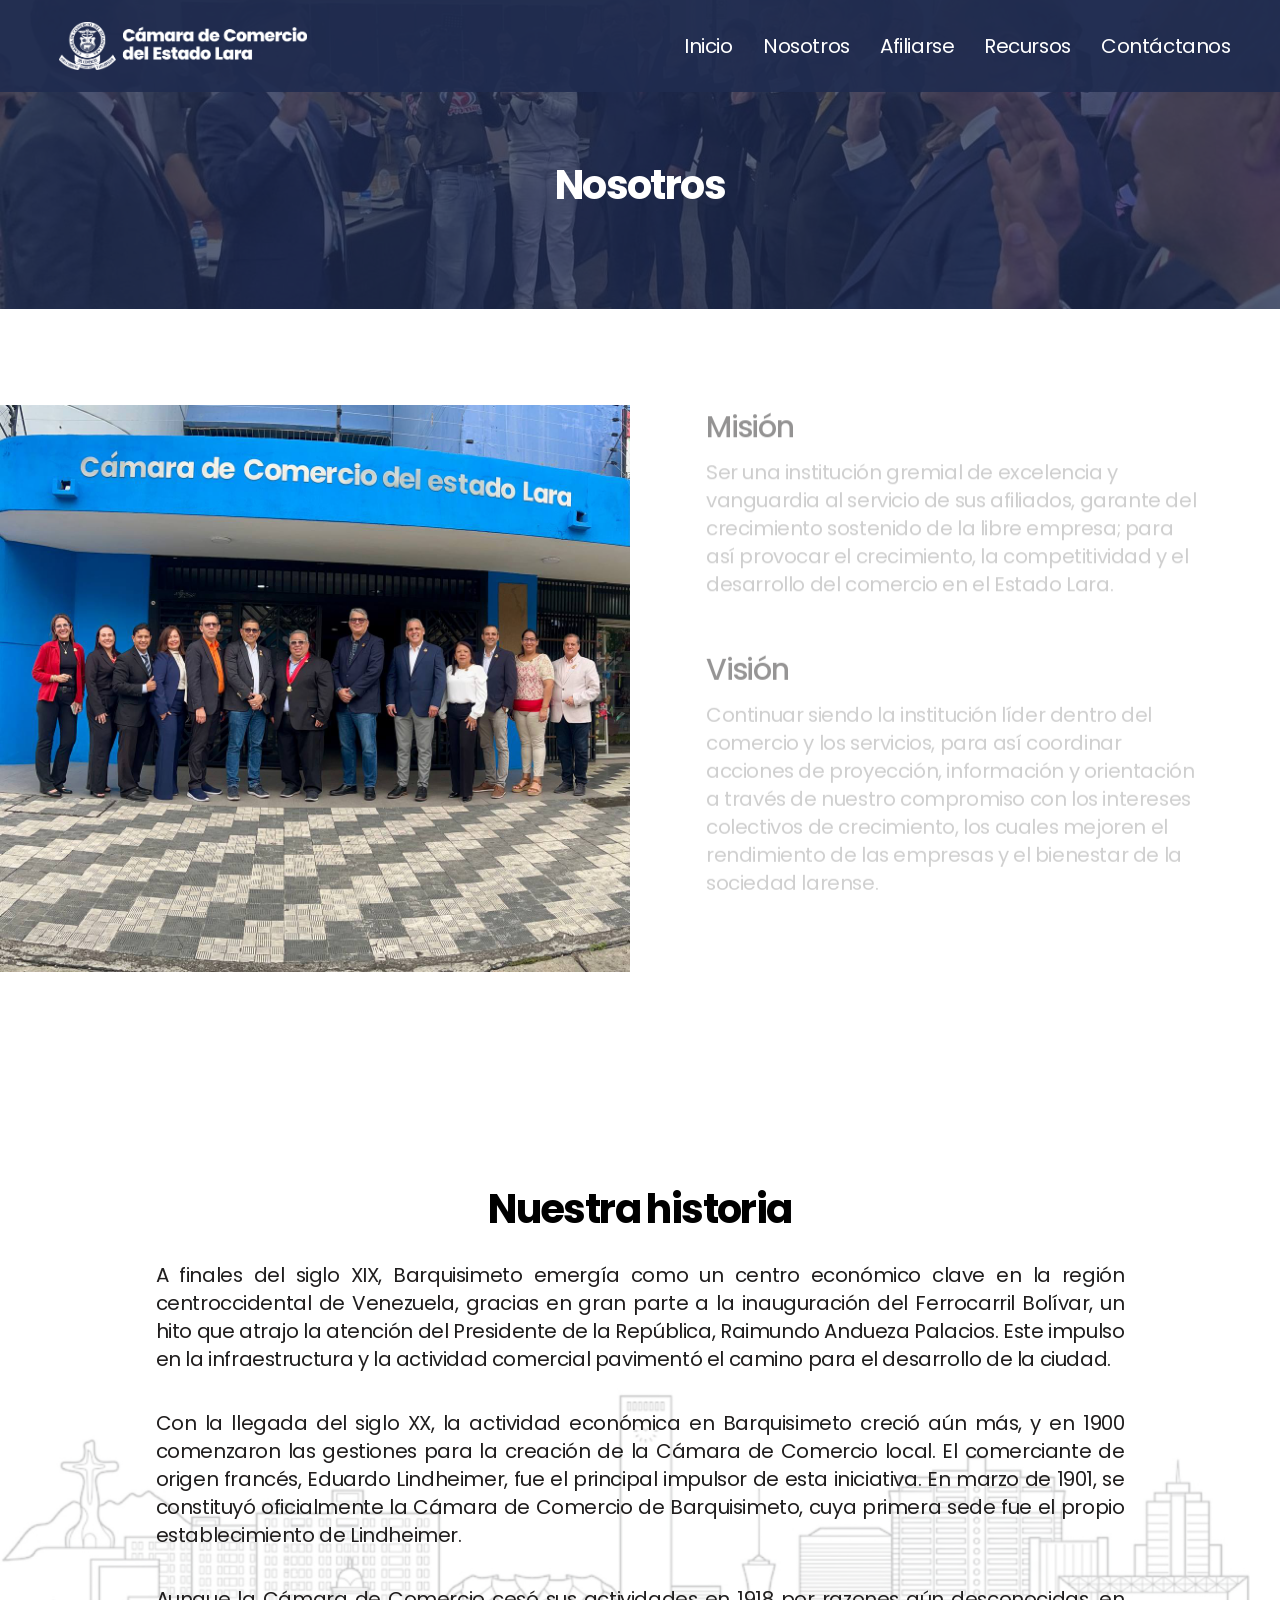
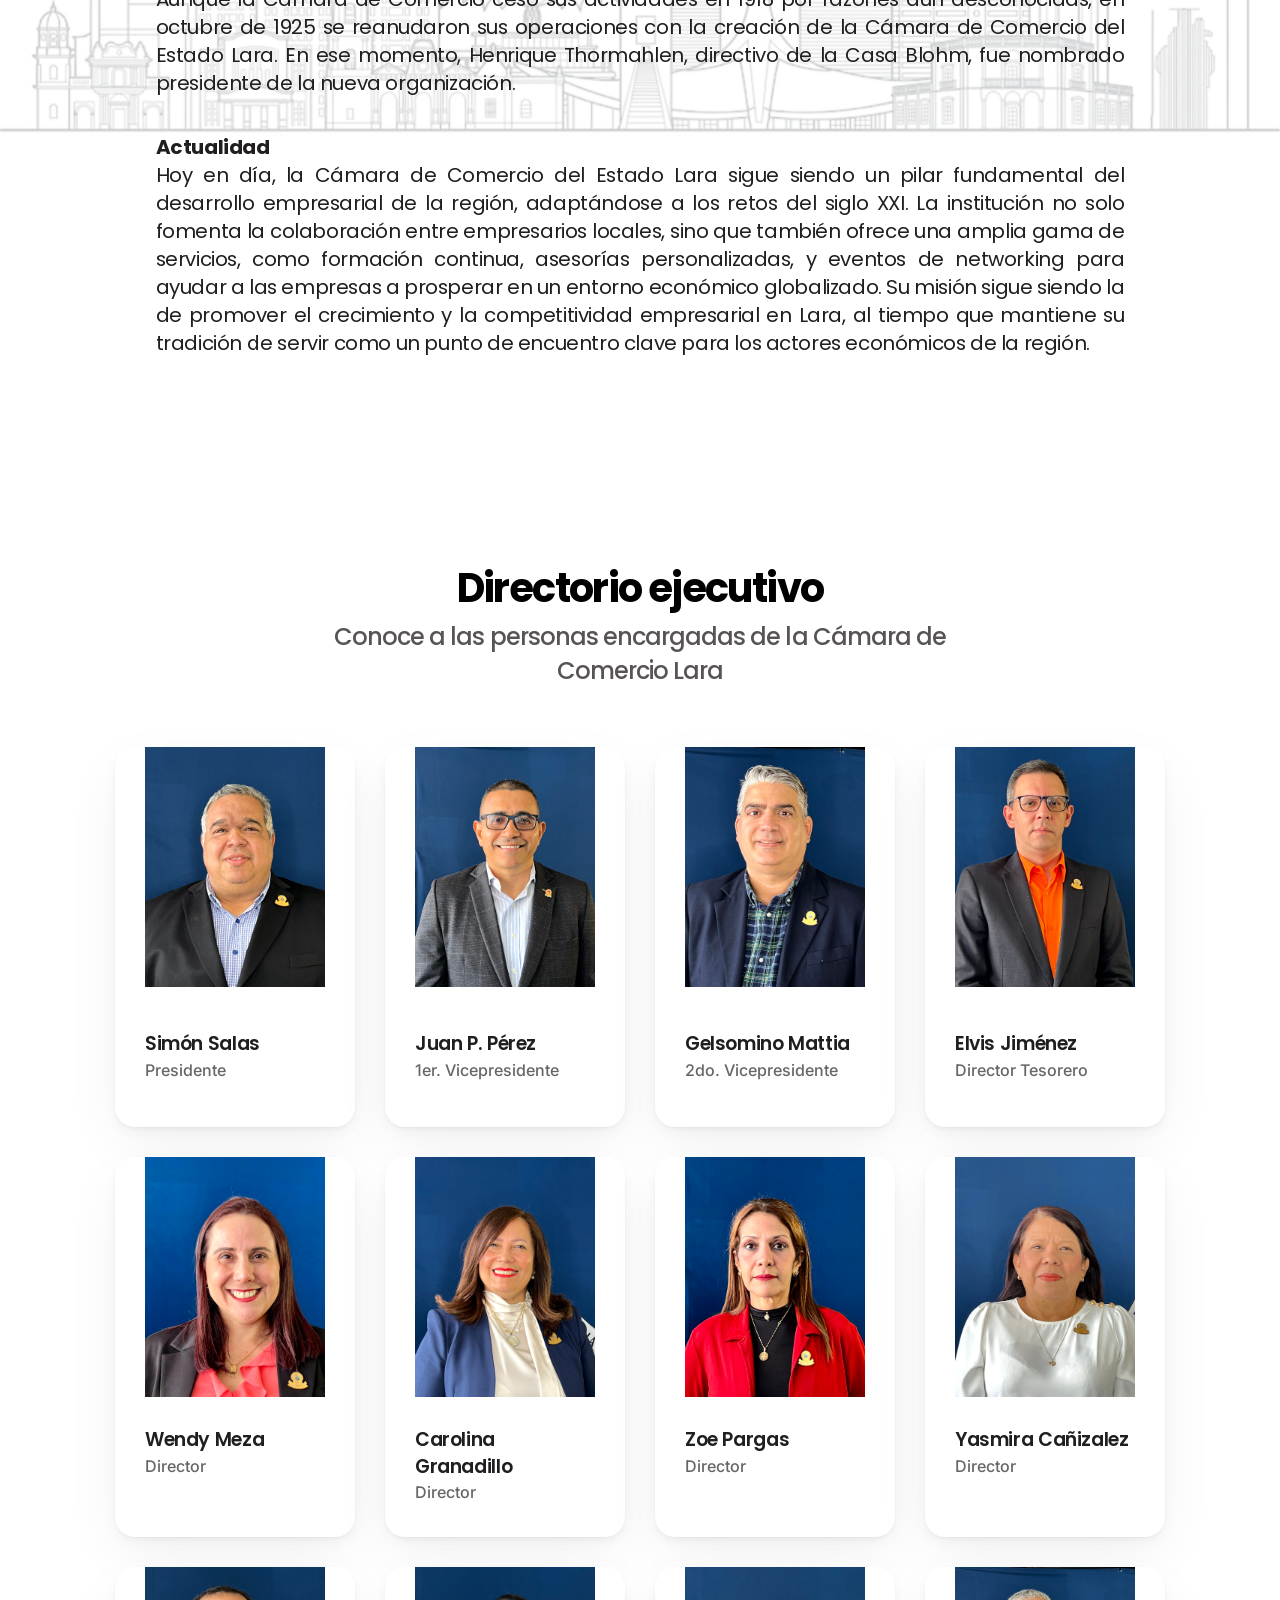
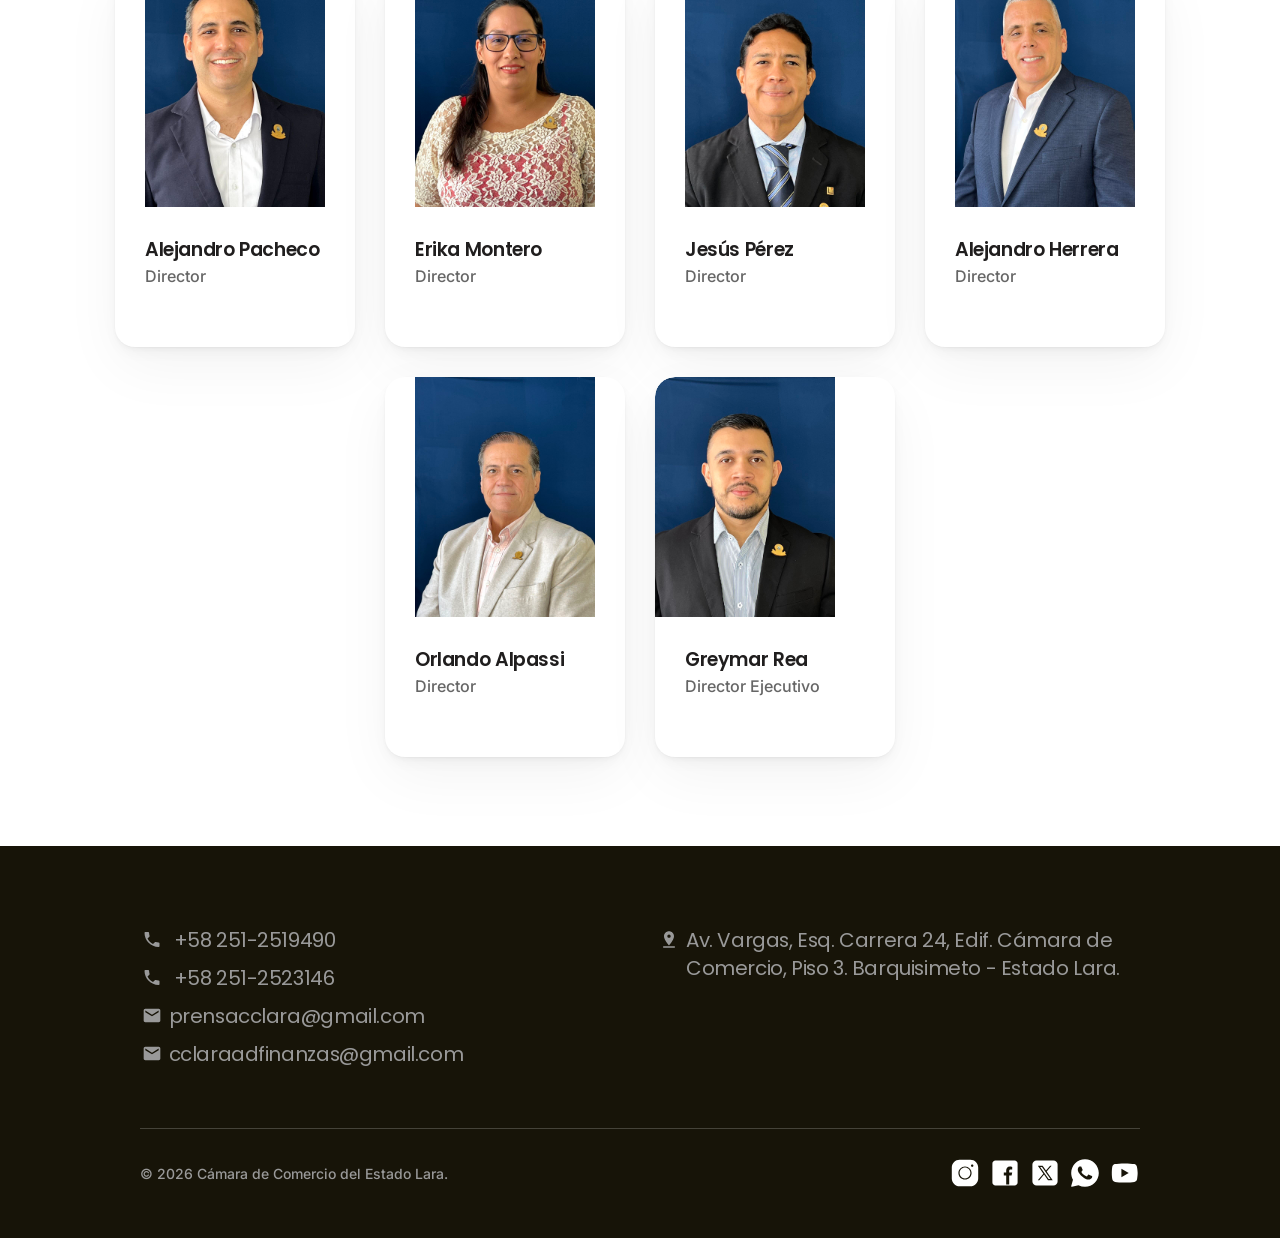
<file: nosotros.html>
<!doctype html>
<!-- Made in Framer · framer.com -->
<!-- Published Oct 28, 2026, 7:28 PM UTC -->
<html lang="es-VE">
<head>
	<meta charset="utf-8">
	<meta name="viewport" content="width=device-width">
	<meta name="generator" content="Framer 6396d1e">
	<title>Nosotros | Cámara de Comercio Lara</title>
    <link rel="canonical" href="https://camcomerciolara.org.ve/nosotros"><meta property="og:url" content="https://camcomerciolara.org.ve/nosotros"><meta name="description" content="Conoce la historia, misión y junta directiva de la Cámara de Comercio del Estado Lara, fundada en marzo de 1901.">
    <meta name="framer-search-index" content="/assets/fu/sites/qvVd5x1oqgm8UECJxH6ip/searchIndex-bVcQZ0W7D3Bi.json">
    <meta name="framer-search-index-fallback" content="/assets/fu/sites/qvVd5x1oqgm8UECJxH6ip/searchIndex-euTjOfodGPNb.json">
    <link href="/assets/fu/images/rtGBe6erPjxikh9yQqqmnPoD8.png" rel="icon" media="(prefers-color-scheme: light)">
    <link href="/assets/fu/images/SMGLBYGvixK3QliwaBblkckESlc.png" rel="icon" media="(prefers-color-scheme: dark)">
    <!-- Open Graph -->
    <meta property="og:type" content="website">
<!-- ccl:head -->
<link rel="apple-touch-icon" href="/assets/apple-touch-icon.png">
<meta property="og:image" content="https://camcomerciolara.org.ve/assets/og-image.png">
<meta name="twitter:image" content="https://camcomerciolara.org.ve/assets/og-image.png">
<meta property="og:site_name" content="Cámara de Comercio Lara">
<meta property="og:locale" content="es_VE">
<script>window.CCL_FORMS={"":"https://formspree.io/f/xaeejrnl","/afiliarse":"https://formspree.io/f/mvkkrezz"}</script>
<!-- /ccl:head -->
    <meta property="og:title" content="Nosotros | Cámara de Comercio Lara">
    <meta property="og:description" content="Conoce la historia, misión y junta directiva de la Cámara de Comercio del Estado Lara, fundada en marzo de 1901.">
    <!-- X -->
    <meta name="twitter:card" content="summary_large_image">
    <meta name="twitter:title" content="Nosotros | Cámara de Comercio Lara">
    <meta name="twitter:description" content="Conoce la historia, misión y junta directiva de la Cámara de Comercio del Estado Lara, fundada en marzo de 1901.">
	
	
	
	
	<!-- Start of headStart -->
    
    <!-- End of headStart -->
	
	<style data-framer-font-css>/* cyrillic-ext */
@font-face {
  font-family: 'Inter';
  font-style: normal;
  font-weight: 500;
  font-display: swap;
  src: url(/assets/gfonts/s/inter/v20/UcCO3FwrK3iLTeHuS_nVMrMxCp50SjIw2boKoduKmMEVuI6fAZJhiI2B.woff2) format('woff2');
  unicode-range: U+0460-052F, U+1C80-1C8A, U+20B4, U+2DE0-2DFF, U+A640-A69F, U+FE2E-FE2F;
}
/* cyrillic */
@font-face {
  font-family: 'Inter';
  font-style: normal;
  font-weight: 500;
  font-display: swap;
  src: url(/assets/gfonts/s/inter/v20/UcCO3FwrK3iLTeHuS_nVMrMxCp50SjIw2boKoduKmMEVuI6fAZthiI2B.woff2) format('woff2');
  unicode-range: U+0301, U+0400-045F, U+0490-0491, U+04B0-04B1, U+2116;
}
/* greek-ext */
@font-face {
  font-family: 'Inter';
  font-style: normal;
  font-weight: 500;
  font-display: swap;
  src: url(/assets/gfonts/s/inter/v20/UcCO3FwrK3iLTeHuS_nVMrMxCp50SjIw2boKoduKmMEVuI6fAZNhiI2B.woff2) format('woff2');
  unicode-range: U+1F00-1FFF;
}
/* greek */
@font-face {
  font-family: 'Inter';
  font-style: normal;
  font-weight: 500;
  font-display: swap;
  src: url(/assets/gfonts/s/inter/v20/UcCO3FwrK3iLTeHuS_nVMrMxCp50SjIw2boKoduKmMEVuI6fAZxhiI2B.woff2) format('woff2');
  unicode-range: U+0370-0377, U+037A-037F, U+0384-038A, U+038C, U+038E-03A1, U+03A3-03FF;
}
/* vietnamese */
@font-face {
  font-family: 'Inter';
  font-style: normal;
  font-weight: 500;
  font-display: swap;
  src: url(/assets/gfonts/s/inter/v20/UcCO3FwrK3iLTeHuS_nVMrMxCp50SjIw2boKoduKmMEVuI6fAZBhiI2B.woff2) format('woff2');
  unicode-range: U+0102-0103, U+0110-0111, U+0128-0129, U+0168-0169, U+01A0-01A1, U+01AF-01B0, U+0300-0301, U+0303-0304, U+0308-0309, U+0323, U+0329, U+1EA0-1EF9, U+20AB;
}
/* latin-ext */
@font-face {
  font-family: 'Inter';
  font-style: normal;
  font-weight: 500;
  font-display: swap;
  src: url(/assets/gfonts/s/inter/v20/UcCO3FwrK3iLTeHuS_nVMrMxCp50SjIw2boKoduKmMEVuI6fAZFhiI2B.woff2) format('woff2');
  unicode-range: U+0100-02BA, U+02BD-02C5, U+02C7-02CC, U+02CE-02D7, U+02DD-02FF, U+0304, U+0308, U+0329, U+1D00-1DBF, U+1E00-1E9F, U+1EF2-1EFF, U+2020, U+20A0-20AB, U+20AD-20C4, U+2113, U+2C60-2C7F, U+A720-A7FF;
}
/* latin */
@font-face {
  font-family: 'Inter';
  font-style: normal;
  font-weight: 500;
  font-display: swap;
  src: url(/assets/gfonts/s/inter/v20/UcCO3FwrK3iLTeHuS_nVMrMxCp50SjIw2boKoduKmMEVuI6fAZ9hiA.woff2) format('woff2');
  unicode-range: U+0000-00FF, U+0131, U+0152-0153, U+02BB-02BC, U+02C6, U+02DA, U+02DC, U+0304, U+0308, U+0329, U+2000-206F, U+20AC, U+2122, U+2191, U+2193, U+2212, U+2215, U+FEFF, U+FFFD;
}
/* cyrillic-ext */
@font-face {
  font-family: 'Fragment Mono';
  font-style: normal;
  font-weight: 400;
  src: url(/assets/gfonts/s/fragmentmono/v6/4iCr6K5wfMRRjxp0DA6-2CLnB45HhrUI.woff2) format('woff2');
  unicode-range: U+0460-052F, U+1C80-1C8A, U+20B4, U+2DE0-2DFF, U+A640-A69F, U+FE2E-FE2F;
}
/* latin-ext */
@font-face {
  font-family: 'Fragment Mono';
  font-style: normal;
  font-weight: 400;
  src: url(/assets/gfonts/s/fragmentmono/v6/4iCr6K5wfMRRjxp0DA6-2CLnB41HhrUI.woff2) format('woff2');
  unicode-range: U+0100-02BA, U+02BD-02C5, U+02C7-02CC, U+02CE-02D7, U+02DD-02FF, U+0304, U+0308, U+0329, U+1D00-1DBF, U+1E00-1E9F, U+1EF2-1EFF, U+2020, U+20A0-20AB, U+20AD-20C4, U+2113, U+2C60-2C7F, U+A720-A7FF;
}
/* latin */
@font-face {
  font-family: 'Fragment Mono';
  font-style: normal;
  font-weight: 400;
  src: url(/assets/gfonts/s/fragmentmono/v6/4iCr6K5wfMRRjxp0DA6-2CLnB4NHhg.woff2) format('woff2');
  unicode-range: U+0000-00FF, U+0131, U+0152-0153, U+02BB-02BC, U+02C6, U+02DA, U+02DC, U+0304, U+0308, U+0329, U+2000-206F, U+20AC, U+2122, U+2191, U+2193, U+2212, U+2215, U+FEFF, U+FFFD;
}

@font-face { font-family: "Inter"; src: url("/assets/fu/assets/5vvr9Vy74if2I6bQbJvbw7SY1pQ.woff2"); font-display: swap; font-style: normal; font-weight: 400; unicode-range: U+0460-052F, U+1C80-1C88, U+20B4, U+2DE0-2DFF, U+A640-A69F, U+FE2E-FE2F }
@font-face { font-family: "Inter"; src: url("/assets/fu/assets/EOr0mi4hNtlgWNn9if640EZzXCo.woff2"); font-display: swap; font-style: normal; font-weight: 400; unicode-range: U+0301, U+0400-045F, U+0490-0491, U+04B0-04B1, U+2116 }
@font-face { font-family: "Inter"; src: url("/assets/fu/assets/Y9k9QrlZAqio88Klkmbd8VoMQc.woff2"); font-display: swap; font-style: normal; font-weight: 400; unicode-range: U+1F00-1FFF }
@font-face { font-family: "Inter"; src: url("/assets/fu/assets/OYrD2tBIBPvoJXiIHnLoOXnY9M.woff2"); font-display: swap; font-style: normal; font-weight: 400; unicode-range: U+0370-03FF }
@font-face { font-family: "Inter"; src: url("/assets/fu/assets/JeYwfuaPfZHQhEG8U5gtPDZ7WQ.woff2"); font-display: swap; font-style: normal; font-weight: 400; unicode-range: U+0100-024F, U+0259, U+1E00-1EFF, U+2020, U+20A0-20AB, U+20AD-20CF, U+2113, U+2C60-2C7F, U+A720-A7FF }
@font-face { font-family: "Inter"; src: url("/assets/fu/assets/GrgcKwrN6d3Uz8EwcLHZxwEfC4.woff2"); font-display: swap; font-style: normal; font-weight: 400; unicode-range: U+0000-00FF, U+0131, U+0152-0153, U+02BB-02BC, U+02C6, U+02DA, U+02DC, U+2000-206F, U+2070, U+2074-207E, U+2080-208E, U+20AC, U+2122, U+2191, U+2193, U+2212, U+2215, U+FEFF, U+FFFD }
@font-face { font-family: "Inter"; src: url("/assets/fu/assets/b6Y37FthZeALduNqHicBT6FutY.woff2"); font-display: swap; font-style: normal; font-weight: 400; unicode-range: U+0102-0103, U+0110-0111, U+0128-0129, U+0168-0169, U+01A0-01A1, U+01AF-01B0, U+1EA0-1EF9, U+20AB }
@font-face { font-family: "Inter"; src: url("/assets/fu/assets/vQyevYAyHtARFwPqUzQGpnDs.woff2"); font-display: swap; font-style: normal; font-weight: 400; unicode-range: U+0000-00FF, U+0131, U+0152-0153, U+02BB-02BC, U+02C6, U+02DA, U+02DC, U+2000-206F, U+2074, U+20AC, U+2122, U+2191, U+2193, U+2212, U+2215, U+FEFF, U+FFFD }
@font-face { font-family: "Inter"; src: url("/assets/fu/assets/mkY5Sgyq51ik0AMrSBwhm9DJg.woff2"); font-style: normal; font-weight: 900; unicode-range: U+0460-052F, U+1C80-1C88, U+20B4, U+2DE0-2DFF, U+A640-A69F, U+FE2E-FE2F }
@font-face { font-family: "Inter"; src: url("/assets/fu/assets/X5hj6qzcHUYv7h1390c8Rhm6550.woff2"); font-style: normal; font-weight: 900; unicode-range: U+0301, U+0400-045F, U+0490-0491, U+04B0-04B1, U+2116 }
@font-face { font-family: "Inter"; src: url("/assets/fu/assets/gQhNpS3tN86g8RcVKYUUaKt2oMQ.woff2"); font-style: normal; font-weight: 900; unicode-range: U+1F00-1FFF }
@font-face { font-family: "Inter"; src: url("/assets/fu/assets/cugnVhSraaRyANCaUtI5FV17wk.woff2"); font-style: normal; font-weight: 900; unicode-range: U+0370-03FF }
@font-face { font-family: "Inter"; src: url("/assets/fu/assets/5HcVoGak8k5agFJSaKa4floXVu0.woff2"); font-style: normal; font-weight: 900; unicode-range: U+0100-024F, U+0259, U+1E00-1EFF, U+2020, U+20A0-20AB, U+20AD-20CF, U+2113, U+2C60-2C7F, U+A720-A7FF }
@font-face { font-family: "Inter"; src: url("/assets/fu/assets/jn4BtSPLlS0NDp1KiFAtFKiiY0o.woff2"); font-style: normal; font-weight: 900; unicode-range: U+0000-00FF, U+0131, U+0152-0153, U+02BB-02BC, U+02C6, U+02DA, U+02DC, U+2000-206F, U+2074, U+20AC, U+2122, U+2191, U+2193, U+2212, U+2215, U+FEFF, U+FFFD }
@font-face { font-family: "Inter"; src: url("/assets/fu/assets/P2Bw01CtL0b9wqygO0sSVogWbo.woff2"); font-style: normal; font-weight: 900; unicode-range: U+0102-0103, U+0110-0111, U+0128-0129, U+0168-0169, U+01A0-01A1, U+01AF-01B0, U+1EA0-1EF9, U+20AB }
@font-face { font-family: "Inter"; src: url("/assets/fu/assets/05KsVHGDmqXSBXM4yRZ65P8i0s.woff2"); font-style: italic; font-weight: 900; unicode-range: U+0460-052F, U+1C80-1C88, U+20B4, U+2DE0-2DFF, U+A640-A69F, U+FE2E-FE2F }
@font-face { font-family: "Inter"; src: url("/assets/fu/assets/ky8ovPukK4dJ1Pxq74qGhOqCYI.woff2"); font-style: italic; font-weight: 900; unicode-range: U+0301, U+0400-045F, U+0490-0491, U+04B0-04B1, U+2116 }
@font-face { font-family: "Inter"; src: url("/assets/fu/assets/vvNSqIj42qeQ2bvCRBIWKHscrc.woff2"); font-style: italic; font-weight: 900; unicode-range: U+1F00-1FFF }
@font-face { font-family: "Inter"; src: url("/assets/fu/assets/3ZmXbBKToJifDV9gwcifVd1tEY.woff2"); font-style: italic; font-weight: 900; unicode-range: U+0370-03FF }
@font-face { font-family: "Inter"; src: url("/assets/fu/assets/FNfhX3dt4ChuLJq2PwdlxHO7PU.woff2"); font-style: italic; font-weight: 900; unicode-range: U+0100-024F, U+0259, U+1E00-1EFF, U+2020, U+20A0-20AB, U+20AD-20CF, U+2113, U+2C60-2C7F, U+A720-A7FF }
@font-face { font-family: "Inter"; src: url("/assets/fu/assets/g0c8vEViiXNlKAgI4Ymmk3Ig.woff2"); font-style: italic; font-weight: 900; unicode-range: U+0000-00FF, U+0131, U+0152-0153, U+02BB-02BC, U+02C6, U+02DA, U+02DC, U+2000-206F, U+2074, U+20AC, U+2122, U+2191, U+2193, U+2212, U+2215, U+FEFF, U+FFFD }
@font-face { font-family: "Inter"; src: url("/assets/fu/assets/efTfQcBJ53kM2pB1hezSZ3RDUFs.woff2"); font-style: italic; font-weight: 900; unicode-range: U+0102-0103, U+0110-0111, U+0128-0129, U+0168-0169, U+01A0-01A1, U+01AF-01B0, U+1EA0-1EF9, U+20AB }
@font-face { font-family: "Inter"; src: url("/assets/fu/assets/H89BbHkbHDzlxZzxi8uPzTsp90.woff2"); font-display: swap; font-style: italic; font-weight: 700; unicode-range: U+0460-052F, U+1C80-1C88, U+20B4, U+2DE0-2DFF, U+A640-A69F, U+FE2E-FE2F }
@font-face { font-family: "Inter"; src: url("/assets/fu/assets/u6gJwDuwB143kpNK1T1MDKDWkMc.woff2"); font-display: swap; font-style: italic; font-weight: 700; unicode-range: U+0301, U+0400-045F, U+0490-0491, U+04B0-04B1, U+2116 }
@font-face { font-family: "Inter"; src: url("/assets/fu/assets/43sJ6MfOPh1LCJt46OvyDuSbA6o.woff2"); font-display: swap; font-style: italic; font-weight: 700; unicode-range: U+1F00-1FFF }
@font-face { font-family: "Inter"; src: url("/assets/fu/assets/wccHG0r4gBDAIRhfHiOlq6oEkqw.woff2"); font-display: swap; font-style: italic; font-weight: 700; unicode-range: U+0370-03FF }
@font-face { font-family: "Inter"; src: url("/assets/fu/assets/WZ367JPwf9bRW6LdTHN8rXgSjw.woff2"); font-display: swap; font-style: italic; font-weight: 700; unicode-range: U+0100-024F, U+0259, U+1E00-1EFF, U+2020, U+20A0-20AB, U+20AD-20CF, U+2113, U+2C60-2C7F, U+A720-A7FF }
@font-face { font-family: "Inter"; src: url("/assets/fu/assets/QxmhnWTzLtyjIiZcfaLIJ8EFBXU.woff2"); font-display: swap; font-style: italic; font-weight: 700; unicode-range: U+0000-00FF, U+0131, U+0152-0153, U+02BB-02BC, U+02C6, U+02DA, U+02DC, U+2000-206F, U+2074, U+20AC, U+2122, U+2191, U+2193, U+2212, U+2215, U+FEFF, U+FFFD }
@font-face { font-family: "Inter"; src: url("/assets/fu/assets/2A4Xx7CngadFGlVV4xrO06OBHY.woff2"); font-display: swap; font-style: italic; font-weight: 700; unicode-range: U+0102-0103, U+0110-0111, U+0128-0129, U+0168-0169, U+01A0-01A1, U+01AF-01B0, U+1EA0-1EF9, U+20AB }
@font-face { font-family: "Inter"; src: url("/assets/fu/assets/hyOgCu0Xnghbimh0pE8QTvtt2AU.woff2"); font-display: swap; font-style: normal; font-weight: 600; unicode-range: U+0460-052F, U+1C80-1C88, U+20B4, U+2DE0-2DFF, U+A640-A69F, U+FE2E-FE2F }
@font-face { font-family: "Inter"; src: url("/assets/fu/assets/NeGmSOXrPBfEFIy5YZeHq17LEDA.woff2"); font-display: swap; font-style: normal; font-weight: 600; unicode-range: U+0301, U+0400-045F, U+0490-0491, U+04B0-04B1, U+2116 }
@font-face { font-family: "Inter"; src: url("/assets/fu/assets/oYaAX5himiTPYuN8vLWnqBbfD2s.woff2"); font-display: swap; font-style: normal; font-weight: 600; unicode-range: U+1F00-1FFF }
@font-face { font-family: "Inter"; src: url("/assets/fu/assets/lEJLP4R0yuCaMCjSXYHtJw72M.woff2"); font-display: swap; font-style: normal; font-weight: 600; unicode-range: U+0370-03FF }
@font-face { font-family: "Inter"; src: url("/assets/fu/assets/cRJyLNuTJR5jbyKzGi33wU9cqIQ.woff2"); font-display: swap; font-style: normal; font-weight: 600; unicode-range: U+0100-024F, U+0259, U+1E00-1EFF, U+2020, U+20A0-20AB, U+20AD-20CF, U+2113, U+2C60-2C7F, U+A720-A7FF }
@font-face { font-family: "Inter"; src: url("/assets/fu/assets/1ZFS7N918ojhhd0nQWdj3jz4w.woff2"); font-display: swap; font-style: normal; font-weight: 600; unicode-range: U+0000-00FF, U+0131, U+0152-0153, U+02BB-02BC, U+02C6, U+02DA, U+02DC, U+2000-206F, U+2074, U+20AC, U+2122, U+2191, U+2193, U+2212, U+2215, U+FEFF, U+FFFD }
@font-face { font-family: "Inter"; src: url("/assets/fu/assets/A0Wcc7NgXMjUuFdquHDrIZpzZw0.woff2"); font-display: swap; font-style: normal; font-weight: 600; unicode-range: U+0102-0103, U+0110-0111, U+0128-0129, U+0168-0169, U+01A0-01A1, U+01AF-01B0, U+1EA0-1EF9, U+20AB }
@font-face { font-family: "Inter"; src: url("/assets/fu/assets/DpPBYI0sL4fYLgAkX8KXOPVt7c.woff2"); font-display: swap; font-style: normal; font-weight: 700; unicode-range: U+0460-052F, U+1C80-1C88, U+20B4, U+2DE0-2DFF, U+A640-A69F, U+FE2E-FE2F }
@font-face { font-family: "Inter"; src: url("/assets/fu/assets/4RAEQdEOrcnDkhHiiCbJOw92Lk.woff2"); font-display: swap; font-style: normal; font-weight: 700; unicode-range: U+0301, U+0400-045F, U+0490-0491, U+04B0-04B1, U+2116 }
@font-face { font-family: "Inter"; src: url("/assets/fu/assets/1K3W8DizY3v4emK8Mb08YHxTbs.woff2"); font-display: swap; font-style: normal; font-weight: 700; unicode-range: U+1F00-1FFF }
@font-face { font-family: "Inter"; src: url("/assets/fu/assets/tUSCtfYVM1I1IchuyCwz9gDdQ.woff2"); font-display: swap; font-style: normal; font-weight: 700; unicode-range: U+0370-03FF }
@font-face { font-family: "Inter"; src: url("/assets/fu/assets/VgYFWiwsAC5OYxAycRXXvhze58.woff2"); font-display: swap; font-style: normal; font-weight: 700; unicode-range: U+0100-024F, U+0259, U+1E00-1EFF, U+2020, U+20A0-20AB, U+20AD-20CF, U+2113, U+2C60-2C7F, U+A720-A7FF }
@font-face { font-family: "Inter"; src: url("/assets/fu/assets/DXD0Q7LSl7HEvDzucnyLnGBHM.woff2"); font-display: swap; font-style: normal; font-weight: 700; unicode-range: U+0000-00FF, U+0131, U+0152-0153, U+02BB-02BC, U+02C6, U+02DA, U+02DC, U+2000-206F, U+2074, U+20AC, U+2122, U+2191, U+2193, U+2212, U+2215, U+FEFF, U+FFFD }
@font-face { font-family: "Inter"; src: url("/assets/fu/assets/GIryZETIX4IFypco5pYZONKhJIo.woff2"); font-display: swap; font-style: normal; font-weight: 700; unicode-range: U+0102-0103, U+0110-0111, U+0128-0129, U+0168-0169, U+01A0-01A1, U+01AF-01B0, U+1EA0-1EF9, U+20AB }
@font-face { font-family: "Inter"; src: url("/assets/fu/assets/CfMzU8w2e7tHgF4T4rATMPuWosA.woff2"); font-display: swap; font-style: italic; font-weight: 400; unicode-range: U+0460-052F, U+1C80-1C88, U+20B4, U+2DE0-2DFF, U+A640-A69F, U+FE2E-FE2F }
@font-face { font-family: "Inter"; src: url("/assets/fu/assets/867QObYax8ANsfX4TGEVU9YiCM.woff2"); font-display: swap; font-style: italic; font-weight: 400; unicode-range: U+0301, U+0400-045F, U+0490-0491, U+04B0-04B1, U+2116 }
@font-face { font-family: "Inter"; src: url("/assets/fu/assets/Oyn2ZbENFdnW7mt2Lzjk1h9Zb9k.woff2"); font-display: swap; font-style: italic; font-weight: 400; unicode-range: U+1F00-1FFF }
@font-face { font-family: "Inter"; src: url("/assets/fu/assets/cdAe8hgZ1cMyLu9g005pAW3xMo.woff2"); font-display: swap; font-style: italic; font-weight: 400; unicode-range: U+0370-03FF }
@font-face { font-family: "Inter"; src: url("/assets/fu/assets/DOfvtmE1UplCq161m6Hj8CSQYg.woff2"); font-display: swap; font-style: italic; font-weight: 400; unicode-range: U+0100-024F, U+0259, U+1E00-1EFF, U+2020, U+20A0-20AB, U+20AD-20CF, U+2113, U+2C60-2C7F, U+A720-A7FF }
@font-face { font-family: "Inter"; src: url("/assets/fu/assets/vFzuJY0c65av44uhEKB6vyjFMg.woff2"); font-display: swap; font-style: italic; font-weight: 400; unicode-range: U+0000-00FF, U+0131, U+0152-0153, U+02BB-02BC, U+02C6, U+02DA, U+02DC, U+2000-206F, U+2074, U+20AC, U+2122, U+2191, U+2193, U+2212, U+2215, U+FEFF, U+FFFD }
@font-face { font-family: "Inter"; src: url("/assets/fu/assets/tKtBcDnBMevsEEJKdNGhhkLzYo.woff2"); font-display: swap; font-style: italic; font-weight: 400; unicode-range: U+0102-0103, U+0110-0111, U+0128-0129, U+0168-0169, U+01A0-01A1, U+01AF-01B0, U+1EA0-1EF9, U+20AB }
@font-face { font-family: "Inter"; src: url("/assets/fu/assets/syRNPWzAMIrcJ3wIlPIP43KjQs.woff2"); font-display: swap; font-style: normal; font-weight: 700; unicode-range: U+0000-00FF, U+0131, U+0152-0153, U+02BB-02BC, U+02C6, U+02DA, U+02DC, U+2000-206F, U+2070, U+2074-207E, U+2080-208E, U+20AC, U+2122, U+2191, U+2193, U+2212, U+2215, U+FEFF, U+FFFD }
@font-face { font-family: "Inter"; src: url("/assets/fu/assets/vxBnBhH8768IFAXAb4Qf6wQHKs.woff2"); font-display: swap; font-style: italic; font-weight: 600; unicode-range: U+0460-052F, U+1C80-1C88, U+20B4, U+2DE0-2DFF, U+A640-A69F, U+FE2E-FE2F }
@font-face { font-family: "Inter"; src: url("/assets/fu/assets/zSsEuoJdh8mcFVk976C05ZfQr8.woff2"); font-display: swap; font-style: italic; font-weight: 600; unicode-range: U+0301, U+0400-045F, U+0490-0491, U+04B0-04B1, U+2116 }
@font-face { font-family: "Inter"; src: url("/assets/fu/assets/b8ezwLrN7h2AUoPEENcsTMVJ0.woff2"); font-display: swap; font-style: italic; font-weight: 600; unicode-range: U+1F00-1FFF }
@font-face { font-family: "Inter"; src: url("/assets/fu/assets/mvNEIBLyHbscgHtwfsByjXUz3XY.woff2"); font-display: swap; font-style: italic; font-weight: 600; unicode-range: U+0370-03FF }
@font-face { font-family: "Inter"; src: url("/assets/fu/assets/6FI2EneKzM3qBy5foOZXey7coCA.woff2"); font-display: swap; font-style: italic; font-weight: 600; unicode-range: U+0100-024F, U+0259, U+1E00-1EFF, U+2020, U+20A0-20AB, U+20AD-20CF, U+2113, U+2C60-2C7F, U+A720-A7FF }
@font-face { font-family: "Inter"; src: url("/assets/fu/assets/qrVgiXNd6RuQjETYQiVQ9nqCk.woff2"); font-display: swap; font-style: italic; font-weight: 600; unicode-range: U+0000-00FF, U+0131, U+0152-0153, U+02BB-02BC, U+02C6, U+02DA, U+02DC, U+2000-206F, U+2074, U+20AC, U+2122, U+2191, U+2193, U+2212, U+2215, U+FEFF, U+FFFD }
@font-face { font-family: "Inter"; src: url("/assets/fu/assets/NHHeAKJVP0ZWHk5YZnQQChIsBM.woff2"); font-display: swap; font-style: italic; font-weight: 600; unicode-range: U+0102-0103, U+0110-0111, U+0128-0129, U+0168-0169, U+01A0-01A1, U+01AF-01B0, U+1EA0-1EF9, U+20AB }
@font-face { font-family: "Poppins"; src: url("/assets/fu/third-party-assets/fontshare/wf/EOHGWBZYYKO6R4PWP4S2B3FFWHHBEZN6/UWQLMF4AFWLXCJQCFV3WRVYC77KZXPRB/FYG6OCH7XOLUUSZTIZE65ATBZWF623O4.woff2"); font-display: swap; font-style: normal; font-weight: 700 }
@font-face { font-family: "Poppins"; src: url("/assets/fu/third-party-assets/fontshare/wf/NC2MP33RO4WQTSTEEAWBJLAEXNCNEQVF/7F4U3COKLHQH4WUH3AXPC7N4UELEWJQN/JMWNCAGBH3TLANIVQPVABVAVNV5QERTH.woff2"); font-display: swap; font-style: normal; font-weight: 400 }
@font-face { font-family: "Poppins"; src: url("/assets/fu/third-party-assets/fontshare/wf/22GWRXQXMICIWABQXFWKIWZIILKO5JDJ/2BBKMSVLV5CSDOZ7HEEECOTKPOVVJOC3/RNFY4UJD36462ZMGEIC5I7KNE73BPOAU.woff2"); font-style: normal; font-weight: 900 }
@font-face { font-family: "Poppins"; src: url("/assets/fu/third-party-assets/fontshare/wf/2PWH5ACYHQEXIHGDLY5OWYMAC3F65AK5/OD6JOLYDRZZOKZGAPOMF7QEWPC5DTZS6/F5IVXJVPQ2DIFNG5HQZ7NI5VG7P7VDLV.woff2"); font-style: italic; font-weight: 900 }
@font-face { font-family: "Poppins"; src: url("/assets/fu/third-party-assets/fontshare/wf/JQL34MORONR7D7BXOVTX3KBGJGEJQ5BJ/CKUZVY5SFANCFAT7FS3MP6ZL4BMEWCJE/NOLRWF3JBJ434MILPG5RB6R2B4HGRSZB.woff2"); font-display: swap; font-style: italic; font-weight: 700 }
@font-face { font-family: "Poppins"; src: url("/assets/fu/third-party-assets/fontshare/wf/7LLTLAW3NRWOADG4II2JGKZC6OSEMBQC/EYFXWX77PEMPU645EAWOTG22E375GULW/SSNNTU67MMJH4CSWT443B4KJ7OB4WFHF.woff2"); font-display: swap; font-style: italic; font-weight: 400 }
@font-face { font-family: "Poppins"; src: url("/assets/fu/third-party-assets/fontshare/wf/K4RHKGAGLQZBXEZQT2O2AGSLKJF2E4YC/JRUTXNFPWLFGIEVSSEYOW7EP7TYM3V6A/UCDYLFFGLZRGCFY5GYDYM5LDB52BAR5M.woff2"); font-display: swap; font-style: normal; font-weight: 500 }
@font-face { font-family: "Poppins"; src: url("/assets/fu/third-party-assets/fontshare/wf/4HH4RITHYMRL7VREMN2WV2L6LQZKPRWE/ZWMGJ4LKTJ4NT5NKCHS5WLI6CRRRO2SE/OFRM3ATAEVJKZWGG6S4JN4P6SBPN2BLD.woff2"); font-display: swap; font-style: italic; font-weight: 500 }
@font-face { font-family: "Poppins"; src: url("/assets/fu/third-party-assets/fontshare/wf/E6J4GS76KHNRRUWODFCFOX2JRKNRSFVY/3GYVT5S4AH7VMPASDDKOTIPV6P3WJXGI/24R4YOH3G2SFDSTCNHOVGYEX3DMRC3CE.woff2"); font-display: swap; font-style: normal; font-weight: 600 }
@font-face { font-family: "Inter Placeholder"; src: local("Arial"); ascent-override: 89.79%; descent-override: 22.36%; line-gap-override: 0.00%; size-adjust: 107.89% }
@font-face { font-family: "Poppins Placeholder"; src: local("Arial"); ascent-override: 91.95%; descent-override: 30.94%; line-gap-override: 7.96%; size-adjust: 113.11% }</style>
	<link href="https://fonts.gstatic.com" rel="preconnect" crossorigin>
	
	<meta name="robots" content="index, follow, max-image-preview:large"><style data-framer-breakpoint-css>@media(min-width: 1200px){.hidden-zqj4i7{display:none!important}}@media(min-width: 810px) and (max-width: 1199.98px){.hidden-1xvr3am{display:none!important}}@media(max-width: 809.98px){.hidden-ql9afv{display:none!important}}@media(min-width: 1200px){.hidden-m44vip{display:none!important}}@media(min-width: 810px) and (max-width: 1199.98px){.hidden-xug17x{display:none!important}}@media(max-width: 809.98px){.hidden-rttqvg{display:none!important}}</style><style data-framer-css-ssr-minified data-framer-components="framer-lib-cursors-host framer-DO5XE PropertyOverrides framer-sNRu0 framer-lib-combinedCSSRules framer-M0Fun framer-81bG7">html,body,#main{box-sizing:border-box;margin:0;padding:0}:root{-webkit-font-smoothing:antialiased;-moz-osx-font-smoothing:grayscale}*{box-sizing:border-box;-webkit-font-smoothing:inherit}h1,h2,h3,h4,h5,h6,p,figure{margin:0}body,input,textarea,select,button{font-family:sans-serif;font-size:12px}body{--token-e23e87f1-17f7-4335-a329-89e0b8eec106:#201e1e;--token-499ab5eb-1675-4f2a-87bc-92b2b9462476:#fff;--token-66b90def-d7b3-4c7a-b356-2e9c549e398f:#063;--token-5af3bcb4-72a9-481d-b0e2-9d81d0d4efd8:#cdebf5;--token-10d2e388-2bda-48e5-b4ec-725acf568f4d:#ba0000;--token-ad7b2016-d494-4c5e-a4da-a40dd9db57dd:#fc0;--token-1bc3b54e-1a06-4b36-95a6-3a95a29fb12d:#999;--token-7d3fadfd-d79b-4118-a2fa-b9dad919f122:#202d50}@supports (z-index:calc(infinity)){#__framer-badge-container{--infinity:infinity}}#__framer-badge-container{pointer-events:none;width:100%;z-index:calc(var(--infinity,2147480000));justify-content:flex-end;padding:20px;display:flex;position:fixed;bottom:0}body{--framer-will-change-override:none}@supports (background:-webkit-named-image(i)) and (not (grid-template-rows:subgrid)){body{--framer-will-change-override:transform}}body{--framer-will-change-filter-override:none}@supports (background:-webkit-named-image(i)) and (not (position-area:top right)){body{--framer-will-change-filter-override:filter}}[data-framer-component-type]{position:absolute}[data-framer-component-type=Text]{cursor:inherit}[data-framer-component-text-autosized] *{white-space:pre}[data-framer-component-type=Text]>*{text-align:var(--framer-text-alignment,start)}[data-framer-component-type=Text] span span,[data-framer-component-type=Text] p span,[data-framer-component-type=Text] h1 span,[data-framer-component-type=Text] h2 span,[data-framer-component-type=Text] h3 span,[data-framer-component-type=Text] h4 span,[data-framer-component-type=Text] h5 span,[data-framer-component-type=Text] h6 span{display:block}[data-framer-component-type=Text] span span span,[data-framer-component-type=Text] p span span,[data-framer-component-type=Text] h1 span span,[data-framer-component-type=Text] h2 span span,[data-framer-component-type=Text] h3 span span,[data-framer-component-type=Text] h4 span span,[data-framer-component-type=Text] h5 span span,[data-framer-component-type=Text] h6 span span{display:unset}[data-framer-component-type=Text] div div span,[data-framer-component-type=Text] a div span,[data-framer-component-type=Text] span span span,[data-framer-component-type=Text] p span span,[data-framer-component-type=Text] h1 span span,[data-framer-component-type=Text] h2 span span,[data-framer-component-type=Text] h3 span span,[data-framer-component-type=Text] h4 span span,[data-framer-component-type=Text] h5 span span,[data-framer-component-type=Text] h6 span span,[data-framer-component-type=Text] a{font-family:var(--font-family);font-style:var(--font-style);font-weight:min(calc(var(--framer-font-weight-increase,0) + var(--font-weight,400)), 900);color:var(--text-color);letter-spacing:var(--letter-spacing);font-size:var(--font-size);text-transform:var(--text-transform);--text-decoration:var(--framer-text-decoration-style,solid) var(--framer-text-decoration,none) var(--framer-text-decoration-color,currentcolor) var(--framer-text-decoration-thickness,auto);--text-decoration-skip-ink:var(--framer-text-decoration-skip-ink);--text-underline-offset:var(--framer-text-decoration-offset);line-height:var(--line-height);--font-family:var(--framer-font-family);--font-style:var(--framer-font-style);--font-weight:var(--framer-font-weight);--text-color:var(--framer-text-color);--letter-spacing:var(--framer-letter-spacing);--font-size:var(--framer-font-size);--text-transform:var(--framer-text-transform);--line-height:var(--framer-line-height)}[data-framer-component-type=Text] a,[data-framer-component-type=Text] a div span,[data-framer-component-type=Text] a span span span,[data-framer-component-type=Text] a p span span,[data-framer-component-type=Text] a h1 span span,[data-framer-component-type=Text] a h2 span span,[data-framer-component-type=Text] a h3 span span,[data-framer-component-type=Text] a h4 span span,[data-framer-component-type=Text] a h5 span span,[data-framer-component-type=Text] a h6 span span{--font-family:var(--framer-link-font-family,var(--framer-font-family));--font-style:var(--framer-link-font-style,var(--framer-font-style));--font-weight:var(--framer-link-font-weight,var(--framer-font-weight));--text-color:var(--framer-link-text-color,var(--framer-text-color));--font-size:var(--framer-link-font-size,var(--framer-font-size));--text-transform:var(--framer-link-text-transform,var(--framer-text-transform));--text-decoration:var(--framer-link-text-decoration-style,var(--framer-text-decoration-style,solid)) var(--framer-link-text-decoration,var(--framer-text-decoration,none)) var(--framer-link-text-decoration-color,var(--framer-text-decoration-color,currentcolor)) var(--framer-link-text-decoration-thickness,var(--framer-text-decoration-thickness,auto));--text-decoration-skip-ink:var(--framer-link-text-decoration-skip-ink,var(--framer-text-decoration-skip-ink));--text-underline-offset:var(--framer-link-text-decoration-offset,var(--framer-text-decoration-offset))}[data-framer-component-type=Text] a:hover,[data-framer-component-type=Text] a div span:hover,[data-framer-component-type=Text] a span span span:hover,[data-framer-component-type=Text] a p span span:hover,[data-framer-component-type=Text] a h1 span span:hover,[data-framer-component-type=Text] a h2 span span:hover,[data-framer-component-type=Text] a h3 span span:hover,[data-framer-component-type=Text] a h4 span span:hover,[data-framer-component-type=Text] a h5 span span:hover,[data-framer-component-type=Text] a h6 span span:hover{--font-family:var(--framer-link-hover-font-family,var(--framer-link-font-family,var(--framer-font-family)));--font-style:var(--framer-link-hover-font-style,var(--framer-link-font-style,var(--framer-font-style)));--font-weight:var(--framer-link-hover-font-weight,var(--framer-link-font-weight,var(--framer-font-weight)));--text-color:var(--framer-link-hover-text-color,var(--framer-link-text-color,var(--framer-text-color)));--font-size:var(--framer-link-hover-font-size,var(--framer-link-font-size,var(--framer-font-size)));--text-transform:var(--framer-link-hover-text-transform,var(--framer-link-text-transform,var(--framer-text-transform)));--text-decoration:var(--framer-link-hover-text-decoration-style,var(--framer-link-text-decoration-style,var(--framer-text-decoration-style,solid))) var(--framer-link-hover-text-decoration,var(--framer-link-text-decoration,var(--framer-text-decoration,none))) var(--framer-link-hover-text-decoration-color,var(--framer-link-text-decoration-color,var(--framer-text-decoration-color,currentcolor))) var(--framer-link-hover-text-decoration-thickness,var(--framer-link-text-decoration-thickness,var(--framer-text-decoration-thickness,auto)));--text-decoration-skip-ink:var(--framer-link-hover-text-decoration-skip-ink,var(--framer-link-text-decoration-skip-ink,var(--framer-text-decoration-skip-ink)));--text-underline-offset:var(--framer-link-hover-text-decoration-offset,var(--framer-link-text-decoration-offset,var(--framer-text-decoration-offset)))}[data-framer-component-type=Text].isCurrent a,[data-framer-component-type=Text].isCurrent a div span,[data-framer-component-type=Text].isCurrent a span span span,[data-framer-component-type=Text].isCurrent a p span span,[data-framer-component-type=Text].isCurrent a h1 span span,[data-framer-component-type=Text].isCurrent a h2 span span,[data-framer-component-type=Text].isCurrent a h3 span span,[data-framer-component-type=Text].isCurrent a h4 span span,[data-framer-component-type=Text].isCurrent a h5 span span,[data-framer-component-type=Text].isCurrent a h6 span span{--font-family:var(--framer-link-current-font-family,var(--framer-link-font-family,var(--framer-font-family)));--font-style:var(--framer-link-current-font-style,var(--framer-link-font-style,var(--framer-font-style)));--font-weight:var(--framer-link-current-font-weight,var(--framer-link-font-weight,var(--framer-font-weight)));--text-color:var(--framer-link-current-text-color,var(--framer-link-text-color,var(--framer-text-color)));--font-size:var(--framer-link-current-font-size,var(--framer-link-font-size,var(--framer-font-size)));--text-transform:var(--framer-link-current-text-transform,var(--framer-link-text-transform,var(--framer-text-transform)));--text-decoration:var(--framer-link-current-text-decoration-style,var(--framer-link-text-decoration-style,var(--framer-text-decoration-style,solid))) var(--framer-link-current-text-decoration,var(--framer-link-text-decoration,var(--framer-text-decoration,none))) var(--framer-link-current-text-decoration-color,var(--framer-link-text-decoration-color,var(--framer-text-decoration-color,currentcolor))) var(--framer-link-current-text-decoration-thickness,var(--framer-link-text-decoration-thickness,var(--framer-text-decoration-thickness,auto)));--text-decoration-skip-ink:var(--framer-link-current-text-decoration-skip-ink,var(--framer-link-text-decoration-skip-ink,var(--framer-text-decoration-skip-ink)));--text-underline-offset:var(--framer-link-current-text-decoration-offset,var(--framer-link-text-decoration-offset,var(--framer-text-decoration-offset)))}[data-framer-component-type=RichTextContainer]{outline:none;flex-direction:column;flex-shrink:0;justify-content:flex-start;display:flex}p.framer-text,div.framer-text,figure.framer-text,h1.framer-text,h2.framer-text,h3.framer-text,h4.framer-text,h5.framer-text,h6.framer-text,ol.framer-text,ul.framer-text{margin:0;padding:0}p.framer-text,div.framer-text,h1.framer-text,h2.framer-text,h3.framer-text,h4.framer-text,h5.framer-text,h6.framer-text,li.framer-text,ol.framer-text,ul.framer-text,mark.framer-text,span.framer-text:not([data-text-fill]){font-family:var(--framer-font-family-preview,var(--framer-blockquote-font-family,var(--framer-font-family,Inter, Inter Placeholder, sans-serif)));font-style:var(--framer-font-style-preview,var(--framer-blockquote-font-style,var(--framer-font-style,normal)));font-weight:var(--framer-font-weight-preview,var(--framer-blockquote-font-weight,var(--framer-font-weight,400)));color:var(--framer-blockquote-text-color,var(--framer-text-color,#000));font-size:calc(var(--framer-blockquote-font-size,var(--framer-font-size,16px)) * var(--framer-font-size-scale,1));letter-spacing:var(--framer-blockquote-letter-spacing,var(--framer-letter-spacing,0));text-transform:var(--framer-blockquote-text-transform,var(--framer-text-transform,none));-webkit-text-decoration-line:var(--framer-blockquote-text-decoration,var(--framer-text-decoration,initial));text-decoration-line:var(--framer-blockquote-text-decoration,var(--framer-text-decoration,initial));-webkit-text-decoration-style:var(--framer-blockquote-text-decoration-style,var(--framer-text-decoration-style,initial));text-decoration-style:var(--framer-blockquote-text-decoration-style,var(--framer-text-decoration-style,initial));-webkit-text-decoration-color:var(--framer-blockquote-text-decoration-color,var(--framer-text-decoration-color,initial));text-decoration-color:var(--framer-blockquote-text-decoration-color,var(--framer-text-decoration-color,initial));text-decoration-thickness:var(--framer-blockquote-text-decoration-thickness,var(--framer-text-decoration-thickness,initial));text-decoration-skip-ink:var(--framer-blockquote-text-decoration-skip-ink,var(--framer-text-decoration-skip-ink,initial));text-underline-offset:var(--framer-blockquote-text-decoration-offset,var(--framer-text-decoration-offset,initial));line-height:var(--framer-blockquote-line-height,var(--framer-line-height,1.2em));text-align:var(--framer-blockquote-text-alignment,var(--framer-text-alignment,start));-webkit-text-stroke-width:var(--framer-text-stroke-width,initial);-webkit-text-stroke-color:var(--framer-text-stroke-color,initial);-moz-font-feature-settings:var(--framer-font-open-type-features,initial);-webkit-font-feature-settings:var(--framer-font-open-type-features,initial);font-feature-settings:var(--framer-font-open-type-features,initial);font-variation-settings:var(--framer-font-variation-axes-preview,var(--framer-font-variation-axes,normal));text-wrap:var(--framer-text-wrap-override,var(--framer-text-wrap))}mark.framer-text,p.framer-text,div.framer-text,h1.framer-text,h2.framer-text,h3.framer-text,h4.framer-text,h5.framer-text,h6.framer-text,li.framer-text,ol.framer-text,ul.framer-text{background-color:var(--framer-blockquote-text-background-color,var(--framer-text-background-color,initial));border-radius:var(--framer-blockquote-text-background-radius,var(--framer-text-background-radius,initial));corner-shape:var(--framer-blockquote-text-background-corner-shape,var(--framer-text-background-corner-shape,initial));padding:var(--framer-blockquote-text-background-padding,var(--framer-text-background-padding,initial))}@supports not (color:color(display-p3 1 1 1)){p.framer-text,div.framer-text,h1.framer-text,h2.framer-text,h3.framer-text,h4.framer-text,h5.framer-text,h6.framer-text,li.framer-text,ol.framer-text,ul.framer-text,span.framer-text:not([data-text-fill]){color:var(--framer-blockquote-text-color-rgb,var(--framer-blockquote-text-color,var(--framer-text-color-rgb,var(--framer-text-color,#000))));-webkit-text-stroke-color:var(--framer-text-stroke-color-rgb,var(--framer-text-stroke-color,initial))}mark.framer-text{background-color:var(--framer-blockquote-text-background-color-rgb,var(--framer-blockquote-text-background-color,var(--framer-text-background-color-rgb,var(--framer-text-background-color,initial))))}}.framer-fit-text .framer-text{white-space:nowrap;white-space-collapse:preserve}strong.framer-text{font-family:var(--framer-blockquote-font-family-bold,var(--framer-font-family-bold));font-style:var(--framer-blockquote-font-style-bold,var(--framer-font-style-bold));font-weight:var(--framer-blockquote-font-weight-bold,var(--framer-font-weight-bold,bolder));font-variation-settings:var(--framer-blockquote-font-variation-axes-bold,var(--framer-font-variation-axes-bold))}em.framer-text{font-family:var(--framer-blockquote-font-family-italic,var(--framer-font-family-italic));font-style:var(--framer-blockquote-font-style-italic,var(--framer-font-style-italic,italic));font-weight:var(--framer-blockquote-font-weight-italic,var(--framer-font-weight-italic));font-variation-settings:var(--framer-blockquote-font-variation-axes-italic,var(--framer-font-variation-axes-italic))}em.framer-text>strong.framer-text{font-family:var(--framer-blockquote-font-family-bold-italic,var(--framer-font-family-bold-italic));font-style:var(--framer-blockquote-font-style-bold-italic,var(--framer-font-style-bold-italic,italic));font-weight:var(--framer-blockquote-font-weight-bold-italic,var(--framer-font-weight-bold-italic,bolder));font-variation-settings:var(--framer-blockquote-font-variation-axes-bold-italic,var(--framer-font-variation-axes-bold-italic))}p.framer-text:not(:first-child),div.framer-text:not(:first-child),h1.framer-text:not(:first-child),h2.framer-text:not(:first-child),h3.framer-text:not(:first-child),h4.framer-text:not(:first-child),h5.framer-text:not(:first-child),h6.framer-text:not(:first-child),ol.framer-text:not(:first-child),ul.framer-text:not(:first-child),blockquote.framer-text:not(:first-child),table.framer-text:not(:first-child),figure.framer-text:not(:first-child),.framer-image.framer-text:not(:first-child){margin-top:var(--framer-blockquote-paragraph-spacing,var(--framer-paragraph-spacing,0))}li.framer-text>ul.framer-text:nth-child(2),li.framer-text>ol.framer-text:nth-child(2){margin-top:0}.framer-text[data-text-fill]{-webkit-text-fill-color:transparent;padding:max(0em, calc(calc(1.3em - var(--framer-blockquote-line-height,var(--framer-line-height,1.3em))) / 2));margin:min(0em, calc(calc(1.3em - var(--framer-blockquote-line-height,var(--framer-line-height,1.3em))) / -2));-webkit-background-clip:text;background-clip:text;display:inline-block}code.framer-text,code.framer-text span.framer-text:not([data-text-fill]){font-family:var(--framer-code-font-family,var(--framer-font-family,Inter, Inter Placeholder, sans-serif));font-style:var(--framer-blockquote-font-style,var(--framer-code-font-style,var(--framer-font-style,normal)));font-weight:var(--framer-blockquote-font-weight,var(--framer-code-font-weight,var(--framer-font-weight,400)));color:var(--framer-blockquote-text-color,var(--framer-code-text-color,var(--framer-text-color,#000)));font-size:calc(var(--framer-blockquote-font-size,var(--framer-font-size,16px)) * var(--framer-font-size-scale,1));letter-spacing:var(--framer-blockquote-letter-spacing,var(--framer-letter-spacing,0));line-height:var(--framer-blockquote-line-height,var(--framer-line-height,1.2em))}@supports not (color:color(display-p3 1 1 1)){code.framer-text,code.framer-text span.framer-text:not([data-text-fill]){color:var(--framer-blockquote-text-color-rgb,var(--framer-blockquote-text-color,var(--framer-code-text-color-rgb,var(--framer-code-text-color,var(--framer-text-color-rgb,var(--framer-text-color,#000))))))}}blockquote.framer-text{unicode-bidi:initial;margin-block-start:initial;margin-block-end:initial;margin-inline-start:initial;margin-inline-end:initial}a.framer-text,a.framer-text span.framer-text:not([data-text-fill]),span.framer-text[data-nested-link],span.framer-text[data-nested-link] span.framer-text:not([data-text-fill]){color:inherit;font-family:var(--framer-font-family-preview,var(--framer-link-font-family,var(--framer-blockquote-font-family,var(--framer-font-family,Inter, Inter Placeholder, sans-serif))));font-style:var(--framer-font-style-preview,var(--framer-link-font-style,var(--framer-blockquote-font-style,var(--framer-font-style,normal))));font-weight:var(--framer-font-weight-preview,var(--framer-link-font-weight,var(--framer-blockquote-font-weight,var(--framer-font-weight,400))));font-size:calc(var(--framer-blockquote-font-size,var(--framer-font-size,16px)) * var(--framer-font-size-scale,1));text-transform:var(--framer-link-text-transform,var(--framer-blockquote-text-transform,var(--framer-text-transform,none)));cursor:var(--framer-custom-cursors,pointer);background-color:initial;border-radius:var(--framer-link-text-background-radius,initial);corner-shape:var(--framer-link-text-background-corner-shape,initial);padding:var(--framer-link-text-background-padding,initial)}a.framer-text,span.framer-text[data-nested-link]{color:var(--framer-link-text-color,var(--framer-blockquote-text-color,var(--framer-text-color,#000)));-webkit-text-decoration-line:var(--framer-link-text-decoration,var(--framer-blockquote-text-decoration,var(--framer-text-decoration,initial)));text-decoration-line:var(--framer-link-text-decoration,var(--framer-blockquote-text-decoration,var(--framer-text-decoration,initial)));-webkit-text-decoration-style:var(--framer-link-text-decoration-style,var(--framer-blockquote-text-decoration-style,var(--framer-text-decoration-style,initial)));text-decoration-style:var(--framer-link-text-decoration-style,var(--framer-blockquote-text-decoration-style,var(--framer-text-decoration-style,initial)));-webkit-text-decoration-color:var(--framer-link-text-decoration-color,var(--framer-blockquote-text-decoration-color,var(--framer-text-decoration-color,initial)));text-decoration-color:var(--framer-link-text-decoration-color,var(--framer-blockquote-text-decoration-color,var(--framer-text-decoration-color,initial)));text-decoration-thickness:var(--framer-link-text-decoration-thickness,var(--framer-blockquote-text-decoration-thickness,var(--framer-text-decoration-thickness,initial)));text-decoration-skip-ink:var(--framer-link-text-decoration-skip-ink,var(--framer-blockquote-text-decoration-skip-ink,var(--framer-text-decoration-skip-ink,initial)));text-underline-offset:var(--framer-link-text-decoration-offset,var(--framer-blockquote-text-decoration-offset,var(--framer-text-decoration-offset,initial)));background-color:var(--framer-link-text-background-color,initial)}@supports not (color:color(display-p3 1 1 1)){a.framer-text,span.framer-text[data-nested-link]{color:var(--framer-link-text-color-rgb,var(--framer-link-text-color,var(--framer-blockquote-text-color-rgb,var(--framer-blockquote-text-color,var(--framer-text-color-rgb,var(--framer-text-color,#000))))));background-color:var(--framer-link-text-background-color-rgb,var(--framer-link-text-background-color,initial));-webkit-text-decoration-color:var(--framer-link-text-decoration-color-rgb,var(--framer-link-text-decoration-color,var(--framer-text-decoration-color-rgb,var(--framer-text-decoration-color,currentcolor))));text-decoration-color:var(--framer-link-text-decoration-color-rgb,var(--framer-link-text-decoration-color,var(--framer-text-decoration-color-rgb,var(--framer-text-decoration-color,currentcolor))))}}code.framer-text a.framer-text,code.framer-text a.framer-text span.framer-text:not([data-text-fill]),code.framer-text span.framer-text[data-nested-link],code.framer-text span.framer-text[data-nested-link] span.framer-text:not([data-text-fill]){font-family:var(--framer-code-font-family,var(--framer-font-family,Inter, Inter Placeholder, sans-serif));font-style:var(--framer-blockquote-font-style,var(--framer-code-font-style,var(--framer-font-style,normal)));font-weight:var(--framer-blockquote-font-weight,var(--framer-code-font-weight,var(--framer-font-weight,400)));color:inherit;font-size:calc(var(--framer-blockquote-font-size,var(--framer-font-size,16px)) * var(--framer-font-size-scale,1))}code.framer-text a.framer-text,code.framer-text span.framer-text[data-nested-link]{color:var(--framer-link-text-color,var(--framer-blockquote-text-color,var(--framer-code-text-color,var(--framer-text-color,#000))))}@supports not (color:color(display-p3 1 1 1)){code.framer-text a.framer-text,code.framer-text a.framer-text span.framer-text:not([data-text-fill]),code.framer-text span.framer-text[data-nested-link],code.framer-text span.framer-text[data-nested-link] span.framer-text:not([data-text-fill]){color:var(--framer-link-text-color-rgb,var(--framer-link-text-color,var(--framer-blockquote-text-color-rgb,var(--framer-blockquote-text-color,var(--framer-code-text-color-rgb,var(--framer-code-text-color,var(--framer-text-color-rgb,var(--framer-text-color,#000))))))))}}a.framer-text:where(:not(.framer-image)):hover,a.framer-text:hover span.framer-text:not([data-text-fill]),span.framer-text[data-nested-link]:hover,span.framer-text[data-nested-link]:hover span.framer-text:not([data-text-fill]){font-family:var(--framer-font-family-preview,var(--framer-link-hover-font-family,var(--framer-link-font-family,var(--framer-blockquote-font-family,var(--framer-font-family,Inter, Inter Placeholder, sans-serif)))));font-style:var(--framer-font-style-preview,var(--framer-link-hover-font-style,var(--framer-link-font-style,var(--framer-blockquote-font-style,var(--framer-font-style,normal)))));font-weight:var(--framer-font-weight-preview,var(--framer-link-hover-font-weight,var(--framer-link-font-weight,var(--framer-blockquote-font-weight,var(--framer-font-weight,400)))));font-size:calc(var(--framer-link-hover-font-size,var(--framer-blockquote-font-size,var(--framer-font-size,16px))) * var(--framer-font-size-scale,1));text-transform:var(--framer-link-hover-text-transform,var(--framer-link-text-transform,var(--framer-blockquote-text-transform,var(--framer-text-transform,none))));border-radius:var(--framer-link-hover-text-background-radius,var(--framer-link-text-background-radius,var(--framer-text-background-radius,initial)));corner-shape:var(--framer-link-hover-text-background-corner-shape,var(--framer-link-text-background-corner-shape,var(--framer-text-background-corner-shape,initial)));padding:var(--framer-link-hover-text-background-padding,var(--framer-link-text-background-padding,var(--framer-text-background-padding,initial)))}a.framer-text:hover,span.framer-text[data-nested-link]:hover{color:var(--framer-link-hover-text-color,var(--framer-link-text-color,var(--framer-blockquote-text-color,var(--framer-text-color,#000))));-webkit-text-decoration-line:var(--framer-link-hover-text-decoration,var(--framer-link-text-decoration,var(--framer-blockquote-text-decoration,var(--framer-text-decoration,initial))));text-decoration-line:var(--framer-link-hover-text-decoration,var(--framer-link-text-decoration,var(--framer-blockquote-text-decoration,var(--framer-text-decoration,initial))));-webkit-text-decoration-style:var(--framer-link-hover-text-decoration-style,var(--framer-link-text-decoration-style,var(--framer-blockquote-text-decoration-style,var(--framer-text-decoration-style,initial))));text-decoration-style:var(--framer-link-hover-text-decoration-style,var(--framer-link-text-decoration-style,var(--framer-blockquote-text-decoration-style,var(--framer-text-decoration-style,initial))));-webkit-text-decoration-color:var(--framer-link-hover-text-decoration-color,var(--framer-link-text-decoration-color,var(--framer-blockquote-text-decoration-color,var(--framer-text-decoration-color,initial))));text-decoration-color:var(--framer-link-hover-text-decoration-color,var(--framer-link-text-decoration-color,var(--framer-blockquote-text-decoration-color,var(--framer-text-decoration-color,initial))));text-decoration-thickness:var(--framer-link-hover-text-decoration-thickness,var(--framer-link-text-decoration-thickness,var(--framer-blockquote-text-decoration-thickness,var(--framer-text-decoration-thickness,initial))));text-decoration-skip-ink:var(--framer-link-hover-text-decoration-skip-ink,var(--framer-link-text-decoration-skip-ink,var(--framer-blockquote-text-decoration-skip-ink,var(--framer-text-decoration-skip-ink,initial))));text-underline-offset:var(--framer-link-hover-text-decoration-offset,var(--framer-link-text-decoration-offset,var(--framer-blockquote-text-decoration-offset,var(--framer-text-decoration-offset,initial))));background-color:var(--framer-link-hover-text-background-color,var(--framer-link-text-background-color,var(--framer-text-background-color,initial)))}@supports not (color:color(display-p3 1 1 1)){a.framer-text:hover,span.framer-text[data-nested-link]:hover{color:var(--framer-link-hover-text-color-rgb,var(--framer-link-hover-text-color,var(--framer-link-text-color-rgb,var(--framer-link-text-color,var(--framer-blockquote-text-color-rgb,var(--framer-blockquote-text-color,var(--framer-text-color-rgb,var(--framer-text-color,#000))))))));background-color:var(--framer-link-hover-text-background-color-rgb,var(--framer-link-hover-text-background-color,var(--framer-link-text-background-color-rgb,var(--framer-link-text-background-color,var(--framer-text-background-color-rgb,var(--framer-text-background-color,initial))))));-webkit-text-decoration-color:var(--framer-link-hover-text-decoration-color-rgb,var(--framer-link-hover-text-decoration-color,var(--framer-link-text-decoration-color-rgb,var(--framer-link-text-decoration-color,var(--framer-text-decoration-color-rgb,var(--framer-text-decoration-color,currentcolor))))));text-decoration-color:var(--framer-link-hover-text-decoration-color-rgb,var(--framer-link-hover-text-decoration-color,var(--framer-link-text-decoration-color-rgb,var(--framer-link-text-decoration-color,var(--framer-text-decoration-color-rgb,var(--framer-text-decoration-color,currentcolor))))))}}code.framer-text a.framer-text:hover,code.framer-text span.framer-text[data-nested-link]:hover{color:var(--framer-link-hover-text-color,var(--framer-link-text-color,var(--framer-blockquote-text-color,var(--framer-code-text-color,var(--framer-text-color,#000)))))}@supports not (color:color(display-p3 1 1 1)){code.framer-text a.framer-text:hover,code.framer-text span.framer-text[data-nested-link]:hover{color:var(--framer-link-hover-text-color-rgb,var(--framer-link-hover-text-color,var(--framer-link-text-color-rgb,var(--framer-link-text-color,var(--framer-blockquote-text-color-rgb,var(--framer-blockquote-text-color,var(--framer-code-text-color-rgb,var(--framer-code-text-color,var(--framer-text-color-rgb,var(--framer-text-color,#000))))))))))}}a.framer-text:where(:not(.framer-image))[data-framer-page-link-current],a.framer-text[data-framer-page-link-current] span.framer-text:not([data-text-fill]),span.framer-text[data-framer-page-link-current],span.framer-text[data-framer-page-link-current] span.framer-text:not([data-text-fill]){font-family:var(--framer-font-family-preview,var(--framer-link-current-font-family,var(--framer-link-font-family,var(--framer-font-family,Inter, Inter Placeholder, sans-serif))));font-style:var(--framer-font-style-preview,var(--framer-link-current-font-style,var(--framer-link-font-style,var(--framer-font-style,normal))));font-weight:var(--framer-font-weight-preview,var(--framer-link-current-font-weight,var(--framer-link-font-weight,var(--framer-font-weight,400))));font-size:calc(var(--framer-link-current-font-size,var(--framer-link-font-size,var(--framer-font-size,16px))) * var(--framer-font-size-scale,1));text-transform:var(--framer-link-current-text-transform,var(--framer-link-text-transform,var(--framer-text-transform,none)));border-radius:var(--framer-link-current-text-background-radius,var(--framer-link-text-background-radius,initial));corner-shape:var(--framer-link-current-text-background-corner-shape,var(--framer-link-text-background-corner-shape,initial));padding:var(--framer-link-current-text-background-padding,var(--framer-link-text-background-padding,initial))}a.framer-text[data-framer-page-link-current],span.framer-text[data-framer-page-link-current]{color:var(--framer-link-current-text-color,var(--framer-link-text-color,var(--framer-text-color,#000)));-webkit-text-decoration-line:var(--framer-link-current-text-decoration,var(--framer-link-text-decoration,var(--framer-text-decoration,initial)));text-decoration-line:var(--framer-link-current-text-decoration,var(--framer-link-text-decoration,var(--framer-text-decoration,initial)));-webkit-text-decoration-style:var(--framer-link-current-text-decoration-style,var(--framer-link-text-decoration-style,var(--framer-text-decoration-style,initial)));text-decoration-style:var(--framer-link-current-text-decoration-style,var(--framer-link-text-decoration-style,var(--framer-text-decoration-style,initial)));-webkit-text-decoration-color:var(--framer-link-current-text-decoration-color,var(--framer-link-text-decoration-color,var(--framer-text-decoration-color,initial)));text-decoration-color:var(--framer-link-current-text-decoration-color,var(--framer-link-text-decoration-color,var(--framer-text-decoration-color,initial)));text-decoration-thickness:var(--framer-link-current-text-decoration-thickness,var(--framer-link-text-decoration-thickness,var(--framer-text-decoration-thickness,initial)));text-decoration-skip-ink:var(--framer-link-current-text-decoration-skip-ink,var(--framer-link-text-decoration-skip-ink,var(--framer-text-decoration-skip-ink,initial)));text-underline-offset:var(--framer-link-current-text-decoration-offset,var(--framer-link-text-decoration-offset,var(--framer-text-decoration-offset,initial)));background-color:var(--framer-link-current-text-background-color,var(--framer-link-text-background-color,var(--framer-text-background-color,initial)))}@supports not (color:color(display-p3 1 1 1)){a.framer-text[data-framer-page-link-current],span.framer-text[data-framer-page-link-current]{color:var(--framer-link-current-text-color-rgb,var(--framer-link-current-text-color,var(--framer-link-text-color-rgb,var(--framer-link-text-color,var(--framer-text-color-rgb,var(--framer-text-color,#000))))));background-color:var(--framer-link-current-text-background-color-rgb,var(--framer-link-current-text-background-color,var(--framer-link-text-background-color-rgb,var(--framer-link-text-background-color,var(--framer-text-background-color-rgb,var(--framer-text-background-color,initial))))));-webkit-text-decoration-color:var(--framer-link-current-text-decoration-color-rgb,var(--framer-link-current-text-decoration-color,var(--framer-link-text-decoration-color-rgb,var(--framer-link-text-decoration-color,var(--framer-text-decoration-color-rgb,var(--framer-text-decoration-color,currentcolor))))));text-decoration-color:var(--framer-link-current-text-decoration-color-rgb,var(--framer-link-current-text-decoration-color,var(--framer-link-text-decoration-color-rgb,var(--framer-link-text-decoration-color,var(--framer-text-decoration-color-rgb,var(--framer-text-decoration-color,currentcolor))))))}}code.framer-text a.framer-text[data-framer-page-link-current],code.framer-text a.framer-text[data-framer-page-link-current] span.framer-text:not([data-text-fill]),code.framer-text span.framer-text[data-framer-page-link-current],code.framer-text span.framer-text[data-framer-page-link-current] span.framer-text:not([data-text-fill]){font-family:var(--framer-code-font-family,var(--framer-font-family,Inter, Inter Placeholder, sans-serif));font-style:var(--framer-code-font-style,var(--framer-font-style,normal));font-weight:var(--framer-code-font-weight,var(--framer-font-weight,400));color:inherit;font-size:calc(var(--framer-link-current-font-size,var(--framer-link-font-size,var(--framer-font-size,16px))) * var(--framer-font-size-scale,1))}code.framer-text a.framer-text[data-framer-page-link-current],code.framer-text span.framer-text[data-framer-page-link-current]{color:var(--framer-link-current-text-color,var(--framer-link-text-color,var(--framer-code-text-color,var(--framer-text-color,#000))))}@supports not (color:color(display-p3 1 1 1)){code.framer-text a.framer-text[data-framer-page-link-current],code.framer-text a.framer-text[data-framer-page-link-current] span.framer-text:not([data-text-fill]),code.framer-text span.framer-text[data-framer-page-link-current],code.framer-text span.framer-text[data-framer-page-link-current] span.framer-text:not([data-text-fill]){color:var(--framer-link-current-text-color-rgb,var(--framer-link-current-text-color,var(--framer-link-text-color-rgb,var(--framer-link-text-color,var(--framer-code-text-color-rgb,var(--framer-code-text-color,var(--framer-text-color-rgb,var(--framer-text-color,#000))))))));background-color:var(--framer-link-current-text-background-color-rgb,var(--framer-link-current-text-background-color,var(--framer-link-text-background-color-rgb,var(--framer-link-text-background-color,var(--framer-text-background-color-rgb,var(--framer-text-background-color,initial))))))}}a.framer-text:where(:not(.framer-image))[data-framer-page-link-current]:hover,a.framer-text[data-framer-page-link-current]:hover span.framer-text:not([data-text-fill]),span.framer-text[data-framer-page-link-current]:hover,span.framer-text[data-framer-page-link-current]:hover span.framer-text:not([data-text-fill]){color:inherit;font-family:var(--framer-font-family-preview,var(--framer-link-hover-font-family,var(--framer-link-current-font-family,var(--framer-link-font-family,var(--framer-font-family,Inter, Inter Placeholder, sans-serif)))));font-style:var(--framer-font-style-preview,var(--framer-link-hover-font-style,var(--framer-link-current-font-style,var(--framer-link-font-style,var(--framer-font-style,normal)))));font-weight:var(--framer-font-weight-preview,var(--framer-link-hover-font-weight,var(--framer-link-current-font-weight,var(--framer-link-font-weight,var(--framer-font-weight,400)))));font-size:calc(var(--framer-link-hover-font-size,var(--framer-link-current-font-size,var(--framer-link-font-size,var(--framer-font-size,16px)))) * var(--framer-font-size-scale,1));text-transform:var(--framer-link-hover-text-transform,var(--framer-link-current-text-transform,var(--framer-link-text-transform,var(--framer-text-transform,none))));border-radius:var(--framer-link-hover-text-background-radius,var(--framer-link-current-text-background-radius,var(--framer-link-text-background-radius,initial)));corner-shape:var(--framer-link-hover-text-background-corner-shape,var(--framer-link-current-text-background-corner-shape,var(--framer-link-text-background-corner-shape,initial)));padding:var(--framer-link-hover-text-background-padding,var(--framer-link-current-text-background-padding,var(--framer-link-text-background-padding,initial)))}a.framer-text[data-framer-page-link-current]:hover,span.framer-text[data-framer-page-link-current]:hover{color:var(--framer-link-hover-text-color,var(--framer-link-current-text-color,var(--framer-link-text-color,var(--framer-text-color,#000))));-webkit-text-decoration-line:var(--framer-link-hover-text-decoration,var(--framer-link-current-text-decoration,var(--framer-link-text-decoration,var(--framer-text-decoration,initial))));text-decoration-line:var(--framer-link-hover-text-decoration,var(--framer-link-current-text-decoration,var(--framer-link-text-decoration,var(--framer-text-decoration,initial))));-webkit-text-decoration-style:var(--framer-link-hover-text-decoration-style,var(--framer-link-current-text-decoration-style,var(--framer-link-text-decoration-style,var(--framer-text-decoration-style,initial))));text-decoration-style:var(--framer-link-hover-text-decoration-style,var(--framer-link-current-text-decoration-style,var(--framer-link-text-decoration-style,var(--framer-text-decoration-style,initial))));-webkit-text-decoration-color:var(--framer-link-hover-text-decoration-color,var(--framer-link-current-text-decoration-color,var(--framer-link-text-decoration-color,var(--framer-text-decoration-color,initial))));text-decoration-color:var(--framer-link-hover-text-decoration-color,var(--framer-link-current-text-decoration-color,var(--framer-link-text-decoration-color,var(--framer-text-decoration-color,initial))));text-decoration-thickness:var(--framer-link-hover-text-decoration-thickness,var(--framer-link-current-text-decoration-thickness,var(--framer-link-text-decoration-thickness,var(--framer-text-decoration-thickness,initial))));text-decoration-skip-ink:var(--framer-link-hover-text-decoration-skip-ink,var(--framer-link-current-text-decoration-skip-ink,var(--framer-link-text-decoration-skip-ink,var(--framer-text-decoration-skip-ink,initial))));text-underline-offset:var(--framer-link-hover-text-decoration-offset,var(--framer-link-current-text-decoration-offset,var(--framer-link-text-decoration-offset,var(--framer-text-decoration-offset,initial))));background-color:var(--framer-link-hover-text-background-color,var(--framer-link-current-text-background-color,var(--framer-link-text-background-color,initial)))}@supports not (color:color(display-p3 1 1 1)){a.framer-text[data-framer-page-link-current]:hover,span.framer-text[data-framer-page-link-current]:hover{color:var(--framer-link-hover-text-color-rgb,var(--framer-link-hover-text-color,var(--framer-link-current-text-color-rgb,var(--framer-link-current-text-color,var(--framer-link-text-color-rgb,var(--framer-link-text-color,var(--framer-code-text-color-rgb,var(--framer-code-text-color,var(--framer-text-color-rgb,var(--framer-text-color,#000))))))))));background-color:var(--framer-link-hover-text-background-color-rgb,var(--framer-link-hover-text-background-color,var(--framer-link-current-text-background-color-rgb,var(--framer-link-current-text-background-color,var(--framer-link-text-background-color-rgb,var(--framer-link-text-background-color,initial))))));-webkit-text-decoration-color:var(--framer-link-hover-text-decoration-color-rgb,var(--framer-link-hover-text-decoration-color,var(--framer-link-current-text-decoration-color-rgb,var(--framer-link-current-text-decoration-color,var(--framer-link-text-decoration-color-rgb,var(--framer-link-text-decoration-color,var(--framer-text-decoration-color-rgb,var(--framer-text-decoration-color,currentcolor))))))));text-decoration-color:var(--framer-link-hover-text-decoration-color-rgb,var(--framer-link-hover-text-decoration-color,var(--framer-link-current-text-decoration-color-rgb,var(--framer-link-current-text-decoration-color,var(--framer-link-text-decoration-color-rgb,var(--framer-link-text-decoration-color,var(--framer-text-decoration-color-rgb,var(--framer-text-decoration-color,currentcolor))))))))}}code.framer-text a.framer-text[data-framer-page-link-current]:hover,code.framer-text span.framer-text[data-framer-page-link-current]:hover{color:var(--framer-link-hover-text-color,var(--framer-link-current-text-color,var(--framer-link-text-color,var(--framer-code-text-color,var(--framer-text-color,#000)))))}@supports not (color:color(display-p3 1 1 1)){code.framer-text a.framer-text[data-framer-page-link-current]:hover,code.framer-text a.framer-text[data-framer-page-link-current]:hover span.framer-text:not([data-text-fill]),code.framer-text span.framer-text[data-framer-page-link-current]:hover,code.framer-text span.framer-text[data-framer-page-link-current]:hover span.framer-text:not([data-text-fill]){color:var(--framer-link-hover-text-color-rgb,var(--framer-link-hover-text-color,var(--framer-link-current-text-color-rgb,var(--framer-link-current-text-color,var(--framer-link-text-color-rgb,var(--framer-link-text-color,var(--framer-code-text-color-rgb,var(--framer-code-text-color,var(--framer-text-color-rgb,var(--framer-text-color,#000))))))))));background-color:var(--framer-link-hover-text-background-color-rgb,var(--framer-link-hover-text-background-color,var(--framer-link-current-text-background-color-rgb,var(--framer-link-current-text-background-color,var(--framer-link-text-background-color-rgb,var(--framer-link-text-background-color,initial))))))}}.framer-image.framer-text{max-width:100%;height:auto;display:block}a.framer-image.framer-text{box-shadow:none;border:none}.text-styles-preset-reset.framer-text{--framer-font-family:Inter, Inter Placeholder, sans-serif;--framer-font-style:normal;--framer-font-weight:500;--framer-text-color:#000;--framer-font-size:16px;--framer-letter-spacing:0;--framer-text-transform:none;--framer-text-decoration:none;--framer-text-decoration-style:none;--framer-text-decoration-color:none;--framer-text-decoration-thickness:none;--framer-text-decoration-skip-ink:none;--framer-text-decoration-offset:none;--framer-line-height:1.2em;--framer-text-alignment:start;--framer-font-open-type-features:normal;--framer-text-background-color:initial;--framer-text-background-radius:initial;--framer-text-background-corner-shape:initial;--framer-text-background-padding:initial}ol.framer-text{--list-style-type:decimal}ul.framer-text,ol.framer-text{padding-inline-start:0;position:relative}li.framer-text{counter-increment:list-item;padding-inline-start:2ch;list-style:""}ol.framer-text>li.framer-text{padding-inline-start:calc(calc(var(--max-list-digits,1) + 1) * 1ch)}ol.framer-text>li.framer-text:before{content:counter(list-item, var(--list-style-type)) ".";font-variant-numeric:tabular-nums;position:absolute;inset-inline-start:0}ul.framer-text>li.framer-text:before{content:"•";position:absolute;inset-inline-start:0}.framer-table-wrapper{overflow-x:auto}table.framer-text,.framer-table-wrapper table.framer-text{border-collapse:separate;border-spacing:0;table-layout:auto;word-break:normal;width:100%}td.framer-text,th.framer-text{overflow-wrap:anywhere;vertical-align:top;min-width:16ch}.framer-text-module[data-width=fill]>:first-child,.framer-text-module[data-width=fill]>.ssr-variant>:first-child{width:100%!important}[data-framer-component-type=DeprecatedRichText]{cursor:inherit}[data-framer-component-type=DeprecatedRichText] .text-styles-preset-reset{--framer-font-family:Inter, Inter Placeholder, sans-serif;--framer-font-style:normal;--framer-font-weight:500;--framer-text-color:#000;--framer-font-size:16px;--framer-letter-spacing:0;--framer-text-transform:none;--framer-text-decoration:none;--framer-line-height:1.2em;--framer-text-alignment:start;--framer-font-open-type-features:normal;--font-variation-settings:normal}[data-framer-component-type=DeprecatedRichText] p,[data-framer-component-type=DeprecatedRichText] div,[data-framer-component-type=DeprecatedRichText] h1,[data-framer-component-type=DeprecatedRichText] h2,[data-framer-component-type=DeprecatedRichText] h3,[data-framer-component-type=DeprecatedRichText] h4,[data-framer-component-type=DeprecatedRichText] h5,[data-framer-component-type=DeprecatedRichText] h6{margin:0;padding:0}[data-framer-component-type=DeprecatedRichText] p,[data-framer-component-type=DeprecatedRichText] div,[data-framer-component-type=DeprecatedRichText] h1,[data-framer-component-type=DeprecatedRichText] h2,[data-framer-component-type=DeprecatedRichText] h3,[data-framer-component-type=DeprecatedRichText] h4,[data-framer-component-type=DeprecatedRichText] h5,[data-framer-component-type=DeprecatedRichText] h6,[data-framer-component-type=DeprecatedRichText] li,[data-framer-component-type=DeprecatedRichText] ol,[data-framer-component-type=DeprecatedRichText] ul,[data-framer-component-type=DeprecatedRichText] span:not([data-text-fill]){font-family:var(--framer-font-family,Inter, Inter Placeholder, sans-serif);font-style:var(--framer-font-style,normal);font-weight:var(--framer-font-weight,400);color:var(--framer-text-color,#000);font-size:var(--framer-font-size,16px);letter-spacing:var(--framer-letter-spacing,0);text-transform:var(--framer-text-transform,none);-webkit-text-decoration:var(--framer-text-decoration,none);text-decoration:var(--framer-text-decoration,none);line-height:var(--framer-line-height,1.2em);text-align:var(--framer-text-alignment,start)}[data-framer-component-type=DeprecatedRichText] p:not(:first-child),[data-framer-component-type=DeprecatedRichText] div:not(:first-child),[data-framer-component-type=DeprecatedRichText] h1:not(:first-child),[data-framer-component-type=DeprecatedRichText] h2:not(:first-child),[data-framer-component-type=DeprecatedRichText] h3:not(:first-child),[data-framer-component-type=DeprecatedRichText] h4:not(:first-child),[data-framer-component-type=DeprecatedRichText] h5:not(:first-child),[data-framer-component-type=DeprecatedRichText] h6:not(:first-child),[data-framer-component-type=DeprecatedRichText] ol:not(:first-child),[data-framer-component-type=DeprecatedRichText] ul:not(:first-child),[data-framer-component-type=DeprecatedRichText] .framer-image:not(:first-child){margin-top:var(--framer-paragraph-spacing,0)}[data-framer-component-type=DeprecatedRichText] span[data-text-fill]{-webkit-text-fill-color:transparent;-webkit-background-clip:text;background-clip:text;display:inline-block}[data-framer-component-type=DeprecatedRichText] a,[data-framer-component-type=DeprecatedRichText] a span:not([data-text-fill]){font-family:var(--framer-link-font-family,var(--framer-font-family,Inter, Inter Placeholder, sans-serif));font-style:var(--framer-link-font-style,var(--framer-font-style,normal));font-weight:var(--framer-link-font-weight,var(--framer-font-weight,400));color:var(--framer-link-text-color,var(--framer-text-color,#000));font-size:var(--framer-link-font-size,var(--framer-font-size,16px));text-transform:var(--framer-link-text-transform,var(--framer-text-transform,none));-webkit-text-decoration:var(--framer-link-text-decoration,var(--framer-text-decoration,none));text-decoration:var(--framer-link-text-decoration,var(--framer-text-decoration,none))}[data-framer-component-type=DeprecatedRichText] a:hover,[data-framer-component-type=DeprecatedRichText] a:hover span:not([data-text-fill]){font-family:var(--framer-link-hover-font-family,var(--framer-link-font-family,var(--framer-font-family,Inter, Inter Placeholder, sans-serif)));font-style:var(--framer-link-hover-font-style,var(--framer-link-font-style,var(--framer-font-style,normal)));font-weight:var(--framer-link-hover-font-weight,var(--framer-link-font-weight,var(--framer-font-weight,400)));color:var(--framer-link-hover-text-color,var(--framer-link-text-color,var(--framer-text-color,#000)));font-size:var(--framer-link-hover-font-size,var(--framer-link-font-size,var(--framer-font-size,16px)));text-transform:var(--framer-link-hover-text-transform,var(--framer-link-text-transform,var(--framer-text-transform,none)));-webkit-text-decoration:var(--framer-link-hover-text-decoration,var(--framer-link-text-decoration,var(--framer-text-decoration,none)));text-decoration:var(--framer-link-hover-text-decoration,var(--framer-link-text-decoration,var(--framer-text-decoration,none)))}[data-framer-component-type=DeprecatedRichText] a[data-framer-page-link-current],[data-framer-component-type=DeprecatedRichText] a[data-framer-page-link-current] span:not([data-text-fill]):not([data-nested-link]){font-family:var(--framer-link-current-font-family,var(--framer-link-font-family,var(--framer-font-family,Inter, Inter Placeholder, sans-serif)));font-style:var(--framer-link-current-font-style,var(--framer-link-font-style,var(--framer-font-style,normal)));font-weight:var(--framer-link-current-font-weight,var(--framer-link-font-weight,var(--framer-font-weight,400)));color:var(--framer-link-current-text-color,var(--framer-link-text-color,var(--framer-text-color,#000)));font-size:var(--framer-link-current-font-size,var(--framer-link-font-size,var(--framer-font-size,16px)));text-transform:var(--framer-link-current-text-transform,var(--framer-link-text-transform,var(--framer-text-transform,none)));-webkit-text-decoration:var(--framer-link-current-text-decoration,var(--framer-link-text-decoration,var(--framer-text-decoration,none)));text-decoration:var(--framer-link-current-text-decoration,var(--framer-link-text-decoration,var(--framer-text-decoration,none)))}[data-framer-component-type=DeprecatedRichText] a[data-framer-page-link-current]:hover,[data-framer-component-type=DeprecatedRichText] a[data-framer-page-link-current]:hover span:not([data-text-fill]):not([data-nested-link]){font-family:var(--framer-link-hover-font-family,var(--framer-link-current-font-family,var(--framer-link-font-family,var(--framer-font-family,Inter, Inter Placeholder, sans-serif))));font-style:var(--framer-link-hover-font-style,var(--framer-link-current-font-style,var(--framer-link-font-style,var(--framer-font-style,normal))));font-weight:var(--framer-link-hover-font-weight,var(--framer-link-current-font-weight,var(--framer-link-font-weight,var(--framer-font-weight,400))));color:var(--framer-link-hover-text-color,var(--framer-link-current-text-color,var(--framer-link-text-color,var(--framer-text-color,#000))));font-size:var(--framer-link-hover-font-size,var(--framer-link-current-font-size,var(--framer-link-font-size,var(--framer-font-size,16px))));text-transform:var(--framer-link-hover-text-transform,var(--framer-link-current-text-transform,var(--framer-link-text-transform,var(--framer-text-transform,none))));-webkit-text-decoration:var(--framer-link-hover-text-decoration,var(--framer-link-current-text-decoration,var(--framer-link-text-decoration,var(--framer-text-decoration,none))));text-decoration:var(--framer-link-hover-text-decoration,var(--framer-link-current-text-decoration,var(--framer-link-text-decoration,var(--framer-text-decoration,none))))}[data-framer-component-type=DeprecatedRichText] strong{font-weight:bolder}[data-framer-component-type=DeprecatedRichText] em{font-style:italic}[data-framer-component-type=DeprecatedRichText] .framer-image{max-width:100%;height:auto;display:block}[data-framer-component-type=DeprecatedRichText] ul,[data-framer-component-type=DeprecatedRichText] ol{width:100%;margin:0;padding-left:0;display:table}[data-framer-component-type=DeprecatedRichText] li{counter-increment:list-item;list-style:none;display:table-row}[data-framer-component-type=DeprecatedRichText] ol>li:before{box-sizing:border-box;content:counter(list-item) ".";white-space:nowrap;width:2.25ch;padding-right:.75ch;display:table-cell}[data-framer-component-type=DeprecatedRichText] ul>li:before{box-sizing:border-box;content:"•";width:2.25ch;padding-right:.75ch;display:table-cell}[data-framer-component-type=Stack]:not([data-framer-generated])>*,[data-framer-component-type=Stack]:not([data-framer-generated])>[data-framer-component-type],NavigationContainer [data-framer-component-type=NavigationContainer]>*,[data-framer-component-type=NavigationContainer]>[data-framer-component-type]{position:relative}[data-framer-component-type=Scroll]::-webkit-scrollbar{display:none}[data-framer-component-type=ScrollContentWrapper]>*{position:relative}[data-framer-component-type=NativeScroll]{-webkit-overflow-scrolling:touch}[data-framer-component-type=NativeScroll]>*{position:relative}[data-framer-component-type=NativeScroll].direction-both{overflow:auto}[data-framer-component-type=NativeScroll].direction-vertical{overflow:hidden auto}[data-framer-component-type=NativeScroll].direction-horizontal{overflow:auto hidden}[data-framer-component-type=NativeScroll].direction-vertical>*{width:100%!important}[data-framer-component-type=NativeScroll].direction-horizontal>*{height:100%!important}[data-framer-component-type=NativeScroll].scrollbar-hidden::-webkit-scrollbar{display:none}[data-framer-component-type=PageContentWrapper]>*,[data-framer-component-type=PageContentWrapper]>[data-framer-component-type]{position:relative}[data-framer-component-type=DeviceComponent].no-device>*{width:100%!important;height:100%!important}[data-is-present=false],[data-is-present=false] *{pointer-events:none!important}[data-framer-cursor=pointer]{cursor:pointer}[data-framer-cursor=grab]{cursor:grab}[data-framer-cursor=grab]:active{cursor:grabbing}[data-framer-component-type=Frame] *,[data-framer-component-type=Stack] *{pointer-events:auto}[data-framer-generated] *{pointer-events:unset}.svgContainer svg{display:block}[data-reset=button]{background:0 0;border-width:0;padding:0}[data-hide-scrollbars=true]::-webkit-scrollbar{width:0;height:0}[data-hide-scrollbars=true]::-webkit-scrollbar-thumb{background:0 0}[data-hide-scrollbars=true]{scrollbar-width:none}@supports not (overflow:clip){:root{--overflow-clip-fallback:hidden}}.framer-lightbox-container{opacity:1!important;pointer-events:auto!important}@supports (background:-webkit-named-image(i)) and (not (contain-intrinsic-size:inherit)){div.framer-text,p.framer-text,h1.framer-text,h2.framer-text,h3.framer-text,h4.framer-text,h5.framer-text,h6.framer-text,ol.framer-text,ul.framer-text,li.framer-text,blockquote.framer-text,.framer-text.framer-image{display:var(--text-truncation-display-inline-for-safari-16,revert)}div.framer-text:after,p.framer-text:after,h1.framer-text:after,h2.framer-text:after,h3.framer-text:after,h4.framer-text:after,h5.framer-text:after,h6.framer-text:after,ol.framer-text:after,ul.framer-text:after,li.framer-text:after,blockquote.framer-text:after,.framer-text.framer-image:after{content:var(--text-truncation-line-break-for-safari-16);white-space:pre}.framer-text.framer-text-module,.framer-text.framer-table-wrapper{display:var(--text-truncation-display-none-for-safari-16,revert)}p.framer-text[data-text-fill]{display:var(--text-truncation-display-inline-for-safari-16,inline-block)}}@supports (corner-shape:superellipse(2)){:root{--one-if-corner-shape-supported:1}}.framer-cursor-none,.framer-cursor-none *{cursor:none!important}.framer-pointer-events-none,.framer-pointer-events-none *{pointer-events:none!important}.framer-DO5XE.framer-13xsj,.framer-DO5XE .framer-13xsj{display:block}.framer-DO5XE.framer-m44vip{height:min-content;overflow:var(--overflow-clip-fallback,clip);background-color:#fff;flex-flow:column;place-content:center flex-start;align-items:center;gap:0;width:100%;padding:0;display:flex;position:relative}.framer-DO5XE .framer-g7s6cf-container{height:auto;position:var(--framer-canvas-fixed-position,fixed);z-index:3;flex:none;order:-1000;top:0;left:0;right:0}.framer-DO5XE .framer-n7yarb{margin:0;background:0 0;flex-grow:1;width:0;height:0;margin-bottom:0;position:relative}.framer-DO5XE .framer-gx4v1v-container{flex:none;order:1002;width:100%;height:auto;position:relative}[data-layout-template=true]>#overlay{margin-bottom:0}.ssr-variant{display:contents}@supports (aspect-ratio:1){body{--framer-aspect-ratio-supported:auto}}.framer-sNRu0.framer-12hzyy8,.framer-sNRu0 .framer-12hzyy8{display:block}.framer-sNRu0.framer-1hfsi59{flex-flow:row;place-content:center;align-items:center;gap:24px;width:1200px;height:92px;padding:0;display:flex;position:relative;overflow:auto}.framer-sNRu0 .framer-1h475mx{z-index:1;flex-flow:row;flex:none;place-content:center;align-items:center;gap:10px;width:min-content;height:100%;padding:25px 0;display:flex;position:relative;overflow:visible}.framer-sNRu0 .framer-17i6ps4{z-index:1;flex:none;width:267px;height:115%;text-decoration:none;position:relative}.framer-sNRu0 .framer-1vppedy-container{will-change:var(--framer-will-change-effect-override,transform);z-index:1;flex:none;width:40px;height:42px;position:relative}.framer-sNRu0 .framer-tczkmw{flex-flow:row;flex:.9 0 0;place-content:center flex-end;align-items:center;gap:30px;width:1px;height:100%;padding:0;display:flex;position:relative;overflow:hidden}.framer-sNRu0 .framer-e3o931,.framer-sNRu0 .framer-1bwjyvx,.framer-sNRu0 .framer-3e87kj,.framer-sNRu0 .framer-ht0rlk,.framer-sNRu0 .framer-1xxs6j6{white-space:pre;will-change:var(--framer-will-change-effect-override,transform);flex:none;width:auto;height:auto;position:relative}.framer-sNRu0.framer-v-a8ogur.framer-1hfsi59{gap:unset;justify-content:space-around;width:810px}.framer-sNRu0.framer-v-a8ogur .framer-17i6ps4{width:200px;height:48px}.framer-sNRu0.framer-v-6f3kkn.framer-1hfsi59,.framer-sNRu0.framer-v-1hsasc.framer-1hfsi59{flex-direction:column;gap:0;width:390px;height:min-content}.framer-sNRu0.framer-v-6f3kkn .framer-1h475mx,.framer-sNRu0.framer-v-1hsasc .framer-1h475mx{gap:unset;justify-content:space-between;width:100%;height:91px;padding:20px}.framer-sNRu0.framer-v-6f3kkn .framer-17i6ps4,.framer-sNRu0.framer-v-1hsasc .framer-17i6ps4{order:0;width:268px;height:49px}.framer-sNRu0.framer-v-6f3kkn .framer-1vppedy-container{will-change:unset;order:1}.framer-sNRu0.framer-v-6f3kkn .framer-tczkmw{flex-direction:column;flex:none;gap:0;width:100%;height:1px}.framer-sNRu0.framer-v-1hsasc .framer-1vppedy-container{order:1}.framer-sNRu0.framer-v-1hsasc .framer-tczkmw{height:min-content;min-height:calc(var(--framer-viewport-height,100vh) * 1);flex-direction:column;flex:none;justify-content:center;gap:50px;width:100%}@media (max-width:1199px) and (min-width:810px){.framer-SF8Ap .framer-styles-preset-1vab1cv:not(.rich-text-wrapper),.framer-SF8Ap .framer-styles-preset-1vab1cv.rich-text-wrapper p{--framer-font-family:"Poppins", "Poppins Placeholder", sans-serif;--framer-font-family-bold:"Poppins", "Poppins Placeholder", sans-serif;--framer-font-family-bold-italic:"Poppins", "Poppins Placeholder", sans-serif;--framer-font-family-italic:"Poppins", "Poppins Placeholder", sans-serif;--framer-font-open-type-features:"blwf" on, "cv09" on, "cv03" on, "cv04" on, "cv11" on;--framer-font-size:18px;--framer-font-style:normal;--framer-font-style-bold:normal;--framer-font-style-bold-italic:italic;--framer-font-style-italic:italic;--framer-font-variation-axes:normal;--framer-font-weight:400;--framer-font-weight-bold:700;--framer-font-weight-bold-italic:700;--framer-font-weight-italic:400;--framer-letter-spacing:-.02em;--framer-line-height:1.4em;--framer-paragraph-spacing:4px;--framer-text-alignment:start;--framer-text-color:#201e1e;--framer-text-decoration:none;--framer-text-stroke-color:initial;--framer-text-stroke-width:initial;--framer-text-transform:none}}@media (max-width:809px) and (min-width:0){.framer-SF8Ap .framer-styles-preset-1vab1cv:not(.rich-text-wrapper),.framer-SF8Ap .framer-styles-preset-1vab1cv.rich-text-wrapper p{--framer-font-family:"Poppins", "Poppins Placeholder", sans-serif;--framer-font-family-bold:"Poppins", "Poppins Placeholder", sans-serif;--framer-font-family-bold-italic:"Poppins", "Poppins Placeholder", sans-serif;--framer-font-family-italic:"Poppins", "Poppins Placeholder", sans-serif;--framer-font-open-type-features:"blwf" on, "cv09" on, "cv03" on, "cv04" on, "cv11" on;--framer-font-size:16px;--framer-font-style:normal;--framer-font-style-bold:normal;--framer-font-style-bold-italic:italic;--framer-font-style-italic:italic;--framer-font-variation-axes:normal;--framer-font-weight:400;--framer-font-weight-bold:700;--framer-font-weight-bold-italic:700;--framer-font-weight-italic:400;--framer-letter-spacing:-.02em;--framer-line-height:1.4em;--framer-paragraph-spacing:4px;--framer-text-alignment:start;--framer-text-color:#201e1e;--framer-text-decoration:none;--framer-text-stroke-color:initial;--framer-text-stroke-width:initial;--framer-text-transform:none}}.framer-ExZIs .framer-styles-preset-f1znl1:not(.rich-text-wrapper),.framer-ExZIs .framer-styles-preset-f1znl1.rich-text-wrapper a{--framer-link-current-text-color:var(--token-499ab5eb-1675-4f2a-87bc-92b2b9462476,#fff) ;--framer-link-current-text-decoration:none;--framer-link-hover-text-color:#ffffffdb;--framer-link-hover-text-decoration:none;--framer-link-text-color:var(--token-499ab5eb-1675-4f2a-87bc-92b2b9462476,#fff);--framer-link-text-decoration:none;transition:color .4s cubic-bezier(.44,0,.56,1)}.framer-M0Fun.framer-14lpbqt,.framer-M0Fun .framer-14lpbqt{display:block}.framer-M0Fun.framer-zqj4i7{background-color:var(--token-499ab5eb-1675-4f2a-87bc-92b2b9462476,#fff);flex-flow:column;place-content:center flex-start;align-items:center;gap:0;width:1200px;height:min-content;padding:0;display:flex;position:relative;overflow:hidden}.framer-M0Fun .framer-2gwsmt{flex-flow:column;flex:none;place-content:center;align-items:center;gap:0;width:100%;height:309px;padding:0;display:flex;position:relative;overflow:hidden}.framer-M0Fun .framer-14m9glc{will-change:var(--framer-will-change-filter-override,filter);z-index:1;flex:none;width:100%;height:100%;position:relative;overflow:hidden}.framer-M0Fun .framer-kz4g6o{background-color:#202c4fbf;flex:none;width:100%;position:absolute;top:0;bottom:0;left:0;overflow:hidden}.framer-M0Fun .framer-a3o6l6{flex-flow:column;flex:none;place-content:center;align-items:center;gap:30px;width:1000px;max-width:100%;height:min-content;padding:0;display:flex;position:absolute;top:131px;left:50%;overflow:visible;transform:translate(-50%)}.framer-M0Fun .framer-1csmsb2{flex-flow:column;flex:none;place-content:center;align-items:center;gap:10px;width:100%;height:min-content;min-height:108px;padding:0;display:flex;position:relative;overflow:hidden}.framer-M0Fun .framer-jw3y3q{--framer-link-text-color:#09f;--framer-link-text-decoration:underline;--framer-paragraph-spacing:0px;white-space:pre-wrap;word-break:break-word;word-wrap:break-word;z-index:1;flex:none;width:1000px;height:auto;position:absolute;top:50%;left:50%;overflow:visible;transform:translate(-50%,-50%)}.framer-M0Fun .framer-193k4hv{background-color:#fff;flex-flow:row;flex:none;place-content:center;align-items:center;gap:0;width:100%;height:758px;padding:20px 0;display:flex;position:relative;overflow:hidden}.framer-M0Fun .framer-5lijzn{will-change:var(--framer-will-change-filter-override,filter);flex-flow:column;flex:1 0 0;place-content:center;align-items:center;gap:20px;width:1px;height:655px;padding:0;display:flex;position:relative;overflow:hidden}.framer-M0Fun .framer-w6mj97{flex-flow:column;flex:1 0 0;place-content:center;align-items:center;gap:20px;width:1px;height:min-content;padding:20px 10px;display:flex;position:relative;overflow:hidden}.framer-M0Fun .framer-1wpa5zs,.framer-M0Fun .framer-yafn8b,.framer-M0Fun .framer-1bpyu08{will-change:var(--framer-will-change-effect-override,transform);flex-flow:row;flex:none;place-content:flex-start center;align-items:flex-start;gap:20px;width:529px;max-width:2018px;height:min-content;padding:0;display:flex;position:relative}.framer-M0Fun .framer-1fvo9gk,.framer-M0Fun .framer-1159rcu,.framer-M0Fun .framer-2oir8y{flex-flow:column;flex:1 0 0;place-content:center;align-items:center;gap:10px;width:1px;height:min-content;padding:15px;display:flex;position:relative;overflow:hidden}.framer-M0Fun .framer-7rtwn0,.framer-M0Fun .framer-cw1y7j,.framer-M0Fun .framer-1lmiqyp,.framer-M0Fun .framer-16nqzbf,.framer-M0Fun .framer-6e93m1,.framer-M0Fun .framer-1s64sji,.framer-M0Fun .framer-54si79,.framer-M0Fun .framer-1otdrib,.framer-M0Fun .framer-1pwcxmc,.framer-M0Fun .framer-8xis8k,.framer-M0Fun .framer-1wodaxe,.framer-M0Fun .framer-1l2n0zc,.framer-M0Fun .framer-1guhmbp,.framer-M0Fun .framer-1p7998k,.framer-M0Fun .framer-f4d6ht,.framer-M0Fun .framer-cvhyk,.framer-M0Fun .framer-5gufzr,.framer-M0Fun .framer-182et3s,.framer-M0Fun .framer-4un830{--framer-paragraph-spacing:0px;white-space:pre-wrap;word-break:break-word;word-wrap:break-word;flex:none;width:100%;height:auto;position:relative;overflow:visible}.framer-M0Fun .framer-1ybxyo{flex-flow:wrap;flex:none;place-content:center flex-start;align-items:center;gap:20px;width:100%;height:min-content;padding:0;display:flex;position:relative;overflow:hidden}.framer-M0Fun .framer-4az6x6,.framer-M0Fun .framer-1y12zbw,.framer-M0Fun .framer-x9wjqv,.framer-M0Fun .framer-1gbgxdo,.framer-M0Fun .framer-1tdnmpe{will-change:var(--framer-will-change-override,transform);background-color:#06298a;border-radius:10px;flex-flow:row;flex:none;place-content:center;align-items:center;gap:10px;width:130px;height:28px;padding:10px;display:flex;position:relative;overflow:hidden;box-shadow:0 1px 2px #00000040}.framer-M0Fun .framer-10o9lbb,.framer-M0Fun .framer-uktj1k,.framer-M0Fun .framer-dal7jg,.framer-M0Fun .framer-125nhro,.framer-M0Fun .framer-1yhq5u3{--framer-paragraph-spacing:0px;white-space:pre;flex:none;width:auto;height:auto;position:relative;overflow:visible}.framer-M0Fun .framer-1yi3j4q{background-color:#fff;flex-flow:column;flex:none;place-content:center;align-items:center;gap:30px;width:100%;height:min-content;padding:120px 90px;display:flex;position:relative;overflow:hidden}.framer-M0Fun .framer-1v3m8hy{opacity:.2;will-change:var(--framer-will-change-filter-override,filter);z-index:1;flex:none;position:absolute;inset:-29px 0 0;overflow:hidden}.framer-M0Fun .framer-1imwoqq,.framer-M0Fun .framer-z62ih9{--framer-link-text-color:#09f;--framer-link-text-decoration:underline;--framer-paragraph-spacing:0px;white-space:pre-wrap;word-break:break-word;word-wrap:break-word;z-index:2;flex:none;width:auto;max-width:100%;height:auto;position:relative}.framer-M0Fun .framer-36vwh5{--framer-paragraph-spacing:0px;white-space:pre-wrap;word-break:break-word;word-wrap:break-word;z-index:2;flex:none;width:969px;max-width:100%;height:auto;position:relative;overflow:visible}.framer-M0Fun .framer-po0v3z{background-color:#fff;flex-flow:column;flex:none;place-content:center;align-items:center;gap:60px;width:100%;height:min-content;padding:89px 40px;display:flex;position:relative;overflow:hidden}.framer-M0Fun .framer-9sapj8{z-index:2;flex-flow:column;flex:none;place-content:center;align-items:center;gap:10px;width:100%;height:min-content;padding:0;display:flex;position:relative;overflow:hidden}.framer-M0Fun .framer-exmomi{--framer-paragraph-spacing:0px;white-space:pre-wrap;word-break:break-word;word-wrap:break-word;z-index:2;flex:none;width:60%;height:auto;position:relative;overflow:visible}.framer-M0Fun .framer-1w2q6kg{flex-flow:wrap;flex:none;place-content:center;align-items:center;gap:30px;width:100%;max-width:100%;height:min-content;padding:0;display:flex;position:relative;overflow:visible}.framer-M0Fun .framer-1klj85m,.framer-M0Fun .framer-sgxyns,.framer-M0Fun .framer-q1b0lt,.framer-M0Fun .framer-1uicmee,.framer-M0Fun .framer-8mh9sg,.framer-M0Fun .framer-4lwhyi{will-change:var(--framer-will-change-effect-override,transform);background-color:#fff;border-radius:20px;flex-flow:column;flex:none;place-content:center flex-start;align-items:center;gap:0;width:240px;min-width:100px;height:min-content;padding:0;display:flex;position:relative;overflow:hidden;box-shadow:0 .796192px 2.38858px -.625px #0000000d,0 2.41451px 7.24352px -1.25px #0000000d,0 6.38265px 19.148px -1.875px #0000000d,0 20px 60px -2.5px #0000000d}.framer-M0Fun .framer-1tjr5yk,.framer-M0Fun .framer-8ja0jh,.framer-M0Fun .framer-xjw16q,.framer-M0Fun .framer-14403j2,.framer-M0Fun .framer-1ahssrl,.framer-M0Fun .framer-2bilqv,.framer-M0Fun .framer-1ozmsg5,.framer-M0Fun .framer-6tswaj,.framer-M0Fun .framer-4z2887,.framer-M0Fun .framer-4z78jk,.framer-M0Fun .framer-1kccab2,.framer-M0Fun .framer-lm8847,.framer-M0Fun .framer-8crk8r{will-change:var(--framer-will-change-override,transform);border-top-left-radius:20px;border-top-right-radius:20px;flex:none;width:100%;height:240px;position:relative;overflow:hidden}.framer-M0Fun .framer-rpe7z3,.framer-M0Fun .framer-xv36z6,.framer-M0Fun .framer-hxzb8q{flex-flow:column;flex:none;place-content:flex-start center;align-items:flex-start;gap:0;width:100%;height:140px;padding:30px;display:flex;position:relative}.framer-M0Fun .framer-4vsnhn,.framer-M0Fun .framer-ko3fja,.framer-M0Fun .framer-1rvkcte,.framer-M0Fun .framer-x6ml6,.framer-M0Fun .framer-1i10okc,.framer-M0Fun .framer-1wj9muw,.framer-M0Fun .framer-hf0ptp,.framer-M0Fun .framer-1knhy53,.framer-M0Fun .framer-1pr61du,.framer-M0Fun .framer-2yg7pf,.framer-M0Fun .framer-mcwk9w,.framer-M0Fun .framer-vttey8,.framer-M0Fun .framer-1o9rvw,.framer-M0Fun .framer-114n79i{--framer-link-text-color:#09f;--framer-link-text-decoration:underline;--framer-paragraph-spacing:0px;white-space:pre-wrap;word-break:break-word;word-wrap:break-word;flex:none;width:100%;height:auto;position:relative;overflow:visible}.framer-M0Fun .framer-1ghkzi9{will-change:var(--framer-will-change-effect-override,transform);border-top-left-radius:20px;border-top-right-radius:20px;flex:none;width:100%;height:240px;position:relative;overflow:hidden}.framer-M0Fun .framer-19ywxfp{will-change:var(--framer-will-change-effect-override,transform);flex-flow:column;flex:none;place-content:flex-start center;align-items:flex-start;gap:0;width:100%;height:140px;padding:30px;display:flex;position:relative}.framer-M0Fun .framer-45bqz9,.framer-M0Fun .framer-ornrmm,.framer-M0Fun .framer-9p0jg5,.framer-M0Fun .framer-1yjn9w7,.framer-M0Fun .framer-15jzmkh,.framer-M0Fun .framer-15ti7gi,.framer-M0Fun .framer-1dgrl24,.framer-M0Fun .framer-1cv8pb5{will-change:var(--framer-will-change-effect-override,transform);background-color:#fff;border-radius:20px;flex-flow:column;flex:none;place-content:center flex-start;align-items:center;gap:0;width:240px;height:min-content;padding:0;display:flex;position:relative;overflow:hidden;box-shadow:0 .796192px 2.38858px -.625px #0000000d,0 2.41451px 7.24352px -1.25px #0000000d,0 6.38265px 19.148px -1.875px #0000000d,0 20px 60px -2.5px #0000000d}.framer-M0Fun .framer-1l6mgdn,.framer-M0Fun .framer-d1m9s2,.framer-M0Fun .framer-d42ka2,.framer-M0Fun .framer-m7kktz,.framer-M0Fun .framer-1avfsjk,.framer-M0Fun .framer-2ct7oi,.framer-M0Fun .framer-1x9825y,.framer-M0Fun .framer-122pue5,.framer-M0Fun .framer-1h435nb,.framer-M0Fun .framer-1g2ax51{flex-flow:column;flex:none;place-content:flex-start;align-items:flex-start;gap:0;width:100%;height:140px;padding:30px;display:flex;position:relative}.framer-XA8Gd .framer-styles-preset-vvarzr:not(.rich-text-wrapper),.framer-XA8Gd .framer-styles-preset-vvarzr.rich-text-wrapper h1{--framer-font-family:"Poppins", "Poppins Placeholder", sans-serif;--framer-font-family-bold:"Poppins", sans-serif;--framer-font-family-bold-italic:"Poppins", sans-serif;--framer-font-family-italic:"Poppins", "Poppins Placeholder", sans-serif;--framer-font-open-type-features:"blwf" on, "cv09" on, "cv03" on, "cv04" on, "cv11" on;--framer-font-size:40px;--framer-font-style:normal;--framer-font-style-bold:normal;--framer-font-style-bold-italic:italic;--framer-font-style-italic:italic;--framer-font-variation-axes:normal;--framer-font-weight:700;--framer-font-weight-bold:900;--framer-font-weight-bold-italic:900;--framer-font-weight-italic:700;--framer-letter-spacing:-.04em;--framer-line-height:1.1em;--framer-paragraph-spacing:0px;--framer-text-alignment:start;--framer-text-color:#000;--framer-text-decoration:none;--framer-text-stroke-color:initial;--framer-text-stroke-width:initial;--framer-text-transform:none}@media (max-width:1199px) and (min-width:810px){.framer-XA8Gd .framer-styles-preset-vvarzr:not(.rich-text-wrapper),.framer-XA8Gd .framer-styles-preset-vvarzr.rich-text-wrapper h1{--framer-font-family:"Poppins", "Poppins Placeholder", sans-serif;--framer-font-family-bold:"Poppins", sans-serif;--framer-font-family-bold-italic:"Poppins", sans-serif;--framer-font-family-italic:"Poppins", "Poppins Placeholder", sans-serif;--framer-font-open-type-features:"blwf" on, "cv09" on, "cv03" on, "cv04" on, "cv11" on;--framer-font-size:32px;--framer-font-style:normal;--framer-font-style-bold:normal;--framer-font-style-bold-italic:italic;--framer-font-style-italic:italic;--framer-font-variation-axes:normal;--framer-font-weight:700;--framer-font-weight-bold:900;--framer-font-weight-bold-italic:900;--framer-font-weight-italic:700;--framer-letter-spacing:-.04em;--framer-line-height:1.1em;--framer-paragraph-spacing:0px;--framer-text-alignment:start;--framer-text-color:#000;--framer-text-decoration:none;--framer-text-stroke-color:initial;--framer-text-stroke-width:initial;--framer-text-transform:none}}@media (max-width:809px) and (min-width:0){.framer-XA8Gd .framer-styles-preset-vvarzr:not(.rich-text-wrapper),.framer-XA8Gd .framer-styles-preset-vvarzr.rich-text-wrapper h1{--framer-font-family:"Poppins", "Poppins Placeholder", sans-serif;--framer-font-family-bold:"Poppins", sans-serif;--framer-font-family-bold-italic:"Poppins", sans-serif;--framer-font-family-italic:"Poppins", "Poppins Placeholder", sans-serif;--framer-font-open-type-features:"blwf" on, "cv09" on, "cv03" on, "cv04" on, "cv11" on;--framer-font-size:26px;--framer-font-style:normal;--framer-font-style-bold:normal;--framer-font-style-bold-italic:italic;--framer-font-style-italic:italic;--framer-font-variation-axes:normal;--framer-font-weight:700;--framer-font-weight-bold:900;--framer-font-weight-bold-italic:900;--framer-font-weight-italic:700;--framer-letter-spacing:-.04em;--framer-line-height:1.1em;--framer-paragraph-spacing:0px;--framer-text-alignment:start;--framer-text-color:#000;--framer-text-decoration:none;--framer-text-stroke-color:initial;--framer-text-stroke-width:initial;--framer-text-transform:none}}.framer-7utfH .framer-styles-preset-1wewesx:not(.rich-text-wrapper),.framer-7utfH .framer-styles-preset-1wewesx.rich-text-wrapper h1{--framer-font-family:"Poppins", "Poppins Placeholder", sans-serif;--framer-font-family-bold:"Inter", sans-serif;--framer-font-family-bold-italic:"Inter", sans-serif;--framer-font-family-italic:"Inter", "Inter Placeholder", sans-serif;--framer-font-open-type-features:"blwf" on, "cv09" on, "cv03" on, "cv04" on, "cv11" on;--framer-font-size:30px;--framer-font-style:normal;--framer-font-style-bold:normal;--framer-font-style-bold-italic:italic;--framer-font-style-italic:italic;--framer-font-variation-axes:normal;--framer-font-weight:500;--framer-font-weight-bold:900;--framer-font-weight-bold-italic:900;--framer-font-weight-italic:700;--framer-letter-spacing:-.04em;--framer-line-height:1.4em;--framer-paragraph-spacing:0px;--framer-text-alignment:center;--framer-text-color:#000;--framer-text-decoration:none;--framer-text-stroke-color:initial;--framer-text-stroke-width:initial;--framer-text-transform:none}@media (max-width:1199px) and (min-width:610px){.framer-7utfH .framer-styles-preset-1wewesx:not(.rich-text-wrapper),.framer-7utfH .framer-styles-preset-1wewesx.rich-text-wrapper h1{--framer-font-family:"Poppins", "Poppins Placeholder", sans-serif;--framer-font-family-bold:"Inter", sans-serif;--framer-font-family-bold-italic:"Inter", sans-serif;--framer-font-family-italic:"Inter", "Inter Placeholder", sans-serif;--framer-font-open-type-features:"blwf" on, "cv09" on, "cv03" on, "cv04" on, "cv11" on;--framer-font-size:28px;--framer-font-style:normal;--framer-font-style-bold:normal;--framer-font-style-bold-italic:italic;--framer-font-style-italic:italic;--framer-font-variation-axes:normal;--framer-font-weight:500;--framer-font-weight-bold:900;--framer-font-weight-bold-italic:900;--framer-font-weight-italic:700;--framer-letter-spacing:-.04em;--framer-line-height:1.4em;--framer-paragraph-spacing:0px;--framer-text-alignment:center;--framer-text-color:#000;--framer-text-decoration:none;--framer-text-stroke-color:initial;--framer-text-stroke-width:initial;--framer-text-transform:none}}@media (max-width:609px) and (min-width:0){.framer-7utfH .framer-styles-preset-1wewesx:not(.rich-text-wrapper),.framer-7utfH .framer-styles-preset-1wewesx.rich-text-wrapper h1{--framer-font-family:"Poppins", "Poppins Placeholder", sans-serif;--framer-font-family-bold:"Inter", sans-serif;--framer-font-family-bold-italic:"Inter", sans-serif;--framer-font-family-italic:"Inter", "Inter Placeholder", sans-serif;--framer-font-open-type-features:"blwf" on, "cv09" on, "cv03" on, "cv04" on, "cv11" on;--framer-font-size:23px;--framer-font-style:normal;--framer-font-style-bold:normal;--framer-font-style-bold-italic:italic;--framer-font-style-italic:italic;--framer-font-variation-axes:normal;--framer-font-weight:500;--framer-font-weight-bold:900;--framer-font-weight-bold-italic:900;--framer-font-weight-italic:700;--framer-letter-spacing:-.04em;--framer-line-height:1.4em;--framer-paragraph-spacing:0px;--framer-text-alignment:center;--framer-text-color:#000;--framer-text-decoration:none;--framer-text-stroke-color:initial;--framer-text-stroke-width:initial;--framer-text-transform:none}}@media (max-width:1199px) and (min-width:810px){.framer-SF8Ap .framer-styles-preset-1vab1cv:not(.rich-text-wrapper),.framer-SF8Ap .framer-styles-preset-1vab1cv.rich-text-wrapper p{--framer-font-family:"Poppins", "Poppins Placeholder", sans-serif;--framer-font-family-bold:"Poppins", "Poppins Placeholder", sans-serif;--framer-font-family-bold-italic:"Poppins", "Poppins Placeholder", sans-serif;--framer-font-family-italic:"Poppins", "Poppins Placeholder", sans-serif;--framer-font-open-type-features:"blwf" on, "cv09" on, "cv03" on, "cv04" on, "cv11" on;--framer-font-size:18px;--framer-font-style:normal;--framer-font-style-bold:normal;--framer-font-style-bold-italic:italic;--framer-font-style-italic:italic;--framer-font-variation-axes:normal;--framer-font-weight:400;--framer-font-weight-bold:700;--framer-font-weight-bold-italic:700;--framer-font-weight-italic:400;--framer-letter-spacing:-.02em;--framer-line-height:1.4em;--framer-paragraph-spacing:4px;--framer-text-alignment:start;--framer-text-color:#201e1e;--framer-text-decoration:none;--framer-text-stroke-color:initial;--framer-text-stroke-width:initial;--framer-text-transform:none}}@media (max-width:809px) and (min-width:0){.framer-SF8Ap .framer-styles-preset-1vab1cv:not(.rich-text-wrapper),.framer-SF8Ap .framer-styles-preset-1vab1cv.rich-text-wrapper p{--framer-font-family:"Poppins", "Poppins Placeholder", sans-serif;--framer-font-family-bold:"Poppins", "Poppins Placeholder", sans-serif;--framer-font-family-bold-italic:"Poppins", "Poppins Placeholder", sans-serif;--framer-font-family-italic:"Poppins", "Poppins Placeholder", sans-serif;--framer-font-open-type-features:"blwf" on, "cv09" on, "cv03" on, "cv04" on, "cv11" on;--framer-font-size:16px;--framer-font-style:normal;--framer-font-style-bold:normal;--framer-font-style-bold-italic:italic;--framer-font-style-italic:italic;--framer-font-variation-axes:normal;--framer-font-weight:400;--framer-font-weight-bold:700;--framer-font-weight-bold-italic:700;--framer-font-weight-italic:400;--framer-letter-spacing:-.02em;--framer-line-height:1.4em;--framer-paragraph-spacing:4px;--framer-text-alignment:start;--framer-text-color:#201e1e;--framer-text-decoration:none;--framer-text-stroke-color:initial;--framer-text-stroke-width:initial;--framer-text-transform:none}}.framer-bzJvw .framer-styles-preset-1paeco0:not(.rich-text-wrapper),.framer-bzJvw .framer-styles-preset-1paeco0.rich-text-wrapper h4{--framer-font-family:"Poppins", "Poppins Placeholder", sans-serif;--framer-font-family-bold:"Poppins", "Poppins Placeholder", sans-serif;--framer-font-family-bold-italic:"Poppins", "Poppins Placeholder", sans-serif;--framer-font-family-italic:"Poppins", "Poppins Placeholder", sans-serif;--framer-font-open-type-features:"blwf" on, "cv09" on, "cv03" on, "cv04" on, "cv11" on;--framer-font-size:24px;--framer-font-style:normal;--framer-font-style-bold:normal;--framer-font-style-bold-italic:italic;--framer-font-style-italic:italic;--framer-font-variation-axes:normal;--framer-font-weight:500;--framer-font-weight-bold:700;--framer-font-weight-bold-italic:700;--framer-font-weight-italic:500;--framer-letter-spacing:-.04em;--framer-line-height:1.4em;--framer-paragraph-spacing:40px;--framer-text-alignment:start;--framer-text-color:#000;--framer-text-decoration:none;--framer-text-stroke-color:initial;--framer-text-stroke-width:initial;--framer-text-transform:none}@media (max-width:1199px) and (min-width:810px){.framer-bzJvw .framer-styles-preset-1paeco0:not(.rich-text-wrapper),.framer-bzJvw .framer-styles-preset-1paeco0.rich-text-wrapper h4{--framer-font-family:"Poppins", "Poppins Placeholder", sans-serif;--framer-font-family-bold:"Poppins", "Poppins Placeholder", sans-serif;--framer-font-family-bold-italic:"Poppins", "Poppins Placeholder", sans-serif;--framer-font-family-italic:"Poppins", "Poppins Placeholder", sans-serif;--framer-font-open-type-features:"blwf" on, "cv09" on, "cv03" on, "cv04" on, "cv11" on;--framer-font-size:22px;--framer-font-style:normal;--framer-font-style-bold:normal;--framer-font-style-bold-italic:italic;--framer-font-style-italic:italic;--framer-font-variation-axes:normal;--framer-font-weight:500;--framer-font-weight-bold:700;--framer-font-weight-bold-italic:700;--framer-font-weight-italic:500;--framer-letter-spacing:-.04em;--framer-line-height:1.4em;--framer-paragraph-spacing:40px;--framer-text-alignment:start;--framer-text-color:#000;--framer-text-decoration:none;--framer-text-stroke-color:initial;--framer-text-stroke-width:initial;--framer-text-transform:none}}@media (max-width:809px) and (min-width:0){.framer-bzJvw .framer-styles-preset-1paeco0:not(.rich-text-wrapper),.framer-bzJvw .framer-styles-preset-1paeco0.rich-text-wrapper h4{--framer-font-family:"Poppins", "Poppins Placeholder", sans-serif;--framer-font-family-bold:"Poppins", "Poppins Placeholder", sans-serif;--framer-font-family-bold-italic:"Poppins", "Poppins Placeholder", sans-serif;--framer-font-family-italic:"Poppins", "Poppins Placeholder", sans-serif;--framer-font-open-type-features:"blwf" on, "cv09" on, "cv03" on, "cv04" on, "cv11" on;--framer-font-size:20px;--framer-font-style:normal;--framer-font-style-bold:normal;--framer-font-style-bold-italic:italic;--framer-font-style-italic:italic;--framer-font-variation-axes:normal;--framer-font-weight:500;--framer-font-weight-bold:700;--framer-font-weight-bold-italic:700;--framer-font-weight-italic:500;--framer-letter-spacing:-.04em;--framer-line-height:1.4em;--framer-paragraph-spacing:40px;--framer-text-alignment:start;--framer-text-color:#000;--framer-text-decoration:none;--framer-text-stroke-color:initial;--framer-text-stroke-width:initial;--framer-text-transform:none}}@media (min-width:810px) and (max-width:1199.98px){.framer-M0Fun.framer-zqj4i7{width:810px}.framer-M0Fun .framer-2gwsmt{order:0}.framer-M0Fun .framer-193k4hv{flex-direction:column;order:1;height:min-content;padding:0}.framer-M0Fun .framer-5lijzn{flex:none;order:1;width:100%;height:450px}.framer-M0Fun .framer-w6mj97{flex:none;order:0;width:100%;padding:50px 10px}.framer-M0Fun .framer-1ybxyo{justify-content:center}.framer-M0Fun .framer-1yi3j4q{order:2}.framer-M0Fun .framer-po0v3z{order:3;padding:80px 40px}.framer-M0Fun .framer-1klj85m,.framer-M0Fun .framer-sgxyns,.framer-M0Fun .framer-45bqz9,.framer-M0Fun .framer-ornrmm,.framer-M0Fun .framer-q1b0lt,.framer-M0Fun .framer-9p0jg5,.framer-M0Fun .framer-1uicmee,.framer-M0Fun .framer-1yjn9w7,.framer-M0Fun .framer-8mh9sg,.framer-M0Fun .framer-4lwhyi,.framer-M0Fun .framer-15jzmkh,.framer-M0Fun .framer-15ti7gi,.framer-M0Fun .framer-1dgrl24,.framer-M0Fun .framer-1cv8pb5{width:220px}}@media (max-width:809.98px){.framer-M0Fun.framer-zqj4i7{width:390px}.framer-M0Fun .framer-193k4hv{flex-direction:column;height:min-content;padding:0}.framer-M0Fun .framer-5lijzn{z-index:1;flex:none;order:1;width:100%;height:300px}.framer-M0Fun .framer-w6mj97{flex:none;order:0;justify-content:flex-start;width:100%;padding:40px 10px}.framer-M0Fun .framer-1wpa5zs,.framer-M0Fun .framer-yafn8b,.framer-M0Fun .framer-1bpyu08,.framer-M0Fun .framer-exmomi,.framer-M0Fun .framer-1klj85m,.framer-M0Fun .framer-sgxyns,.framer-M0Fun .framer-45bqz9,.framer-M0Fun .framer-ornrmm,.framer-M0Fun .framer-q1b0lt,.framer-M0Fun .framer-9p0jg5,.framer-M0Fun .framer-1uicmee,.framer-M0Fun .framer-1yjn9w7,.framer-M0Fun .framer-8mh9sg,.framer-M0Fun .framer-4lwhyi,.framer-M0Fun .framer-15jzmkh,.framer-M0Fun .framer-15ti7gi,.framer-M0Fun .framer-1dgrl24,.framer-M0Fun .framer-1cv8pb5{width:100%}.framer-M0Fun .framer-1fvo9gk{padding:10px}.framer-M0Fun .framer-1159rcu{gap:20px;padding:10px}.framer-M0Fun .framer-1ybxyo{justify-content:center;gap:30px}.framer-M0Fun .framer-4az6x6{order:0}.framer-M0Fun .framer-1y12zbw{order:3}.framer-M0Fun .framer-x9wjqv{order:1}.framer-M0Fun .framer-1gbgxdo{order:4}.framer-M0Fun .framer-1tdnmpe{order:2}.framer-M0Fun .framer-po0v3z{padding:60px 30px}.framer-M0Fun .framer-1w2q6kg{flex-direction:column;gap:45px}.framer-M0Fun .framer-rpe7z3,.framer-M0Fun .framer-19ywxfp,.framer-M0Fun .framer-xv36z6,.framer-M0Fun .framer-hxzb8q,.framer-M0Fun .framer-1l6mgdn,.framer-M0Fun .framer-d1m9s2,.framer-M0Fun .framer-d42ka2,.framer-M0Fun .framer-m7kktz,.framer-M0Fun .framer-1avfsjk,.framer-M0Fun .framer-2ct7oi,.framer-M0Fun .framer-1x9825y,.framer-M0Fun .framer-122pue5,.framer-M0Fun .framer-1h435nb,.framer-M0Fun .framer-1g2ax51{height:100px}}.framer-81bG7.framer-zqckyn,.framer-81bG7 .framer-zqckyn{display:block}.framer-81bG7.framer-1ymkkan{flex-flow:column;place-content:center flex-start;align-items:center;gap:60px;width:1200px;height:min-content;padding:50px;display:flex;position:relative;overflow:visible}.framer-81bG7 .framer-1dwus9c{flex-flow:row;flex:none;place-content:flex-start center;align-items:flex-start;gap:32px;width:85%;height:min-content;padding:30px 0 0;display:flex;position:relative;overflow:visible}.framer-81bG7 .framer-15wu0i2{flex-flow:column;flex:1 0 0;place-content:flex-start;align-items:flex-start;gap:10px;width:1px;height:min-content;padding:0;display:flex;position:relative;overflow:visible}.framer-81bG7 .framer-h28jeg,.framer-81bG7 .framer-iz46z4{flex-flow:row;flex:none;place-content:center flex-start;align-items:center;gap:10px;width:100%;height:min-content;padding:0;display:flex;position:relative;overflow:visible}.framer-81bG7 .framer-z8r4ut,.framer-81bG7 .framer-1eti84x,.framer-81bG7 .framer-1hffqti,.framer-81bG7 .framer-1jv4m9i,.framer-81bG7 .framer-nl16n7,.framer-81bG7 .framer-1x1uril{aspect-ratio:.892857;flex:none;width:25px;height:auto;position:relative;overflow:visible}.framer-81bG7 .framer-hjtovc-container,.framer-81bG7 .framer-1xt43at-container,.framer-81bG7 .framer-cbnhye-container,.framer-81bG7 .framer-16wsh3f-container,.framer-81bG7 .framer-z87vws-container{aspect-ratio:1;z-index:1;flex:none;width:20px;height:auto;position:absolute;top:52%;left:52%}.framer-81bG7 .framer-o8v2t5,.framer-81bG7 .framer-eacrf0,.framer-81bG7 .framer-1g6wv8r,.framer-81bG7 .framer-1pfzmvt{white-space:pre-wrap;word-break:break-word;word-wrap:break-word;flex:1 0 0;width:1px;height:auto;position:relative;overflow:hidden}.framer-81bG7 .framer-15ih52k,.framer-81bG7 .framer-1lbyfzw{flex-flow:row;flex:none;place-content:center;align-items:center;gap:5px;width:100%;height:min-content;padding:0;display:flex;position:relative;overflow:visible}.framer-81bG7 .framer-5i38by{flex-flow:row;flex:none;place-content:flex-start center;align-items:flex-start;gap:5px;width:100%;height:min-content;padding:0;display:flex;position:relative;overflow:visible}.framer-81bG7 .framer-hydzy5-container{aspect-ratio:1;z-index:1;flex:none;width:20px;height:auto;position:absolute;top:50%;left:48%}.framer-81bG7 .framer-iu4rqa{white-space:pre-wrap;word-break:break-word;word-wrap:break-word;flex:none;width:280px;height:auto;position:relative;overflow:hidden}.framer-81bG7 .framer-1059u5g{flex-flow:row;flex:1 0 0;place-content:flex-start;align-items:flex-start;gap:5px;width:1px;height:min-content;padding:0;display:flex;position:relative;overflow:visible}.framer-81bG7 .framer-njx8rx{cursor:pointer;white-space:pre-wrap;word-break:break-word;word-wrap:break-word;flex:1 0 0;width:1px;height:auto;position:relative;overflow:hidden}.framer-81bG7 .framer-1mqeg1w{flex-flow:row;flex:none;place-content:center space-between;align-items:center;width:100%;max-width:1000px;height:min-content;padding:30px 0 0;display:flex;position:relative;overflow:visible}.framer-81bG7 .framer-1odc1dp{flex-flow:row;flex:1 0 0;place-content:center flex-start;align-items:center;gap:10px;width:1px;height:min-content;padding:0;display:flex;position:relative;overflow:visible}.framer-81bG7 .framer-1me6b85{white-space:pre;flex:none;width:auto;height:auto;position:relative;overflow:visible}.framer-81bG7 .framer-8ysluu{flex-flow:row;flex:none;place-content:center flex-start;align-items:center;gap:10px;width:min-content;height:min-content;padding:0;display:flex;position:relative;overflow:visible}.framer-81bG7 .framer-1qh99ky,.framer-81bG7 .framer-wm51dd,.framer-81bG7 .framer-1x8nk56,.framer-81bG7 .framer-1c8lt93,.framer-81bG7 .framer-8lnr6c{aspect-ratio:1;will-change:var(--framer-will-change-effect-override,transform);flex:none;width:30px;height:auto;text-decoration:none;position:relative}.framer-81bG7.framer-v-uhelvk.framer-1ymkkan{width:810px;padding:40px}.framer-81bG7.framer-v-uhelvk .framer-1dwus9c{width:100%}.framer-81bG7.framer-v-uhelvk .framer-h28jeg,.framer-81bG7.framer-v-uhelvk .framer-iz46z4,.framer-81bG7.framer-v-1rljzfa .framer-15ih52k,.framer-81bG7.framer-v-1rljzfa .framer-1lbyfzw{align-content:flex-start;align-items:flex-start}.framer-81bG7.framer-v-uhelvk .framer-15ih52k,.framer-81bG7.framer-v-uhelvk .framer-1lbyfzw{place-content:flex-start;align-items:flex-start}.framer-81bG7.framer-v-uhelvk .framer-1059u5g{align-self:stretch;height:auto}.framer-81bG7.framer-v-uhelvk .framer-njx8rx{cursor:unset}.framer-81bG7.framer-v-1rljzfa.framer-1ymkkan{width:390px;padding:30px}.framer-81bG7.framer-v-1rljzfa .framer-1dwus9c{flex-direction:column;align-content:center;align-items:center;width:100%}.framer-81bG7.framer-v-1rljzfa .framer-15wu0i2{flex:none;place-content:center;align-items:center;gap:13px;width:100%}.framer-81bG7.framer-v-1rljzfa .framer-h28jeg,.framer-81bG7.framer-v-1rljzfa .framer-iz46z4{place-content:flex-start center;align-items:flex-start}.framer-81bG7.framer-v-1rljzfa .framer-o8v2t5,.framer-81bG7.framer-v-1rljzfa .framer-eacrf0,.framer-81bG7.framer-v-1rljzfa .framer-1g6wv8r,.framer-81bG7.framer-v-1rljzfa .framer-1pfzmvt{white-space:pre;flex:none;width:auto;overflow:visible}.framer-81bG7.framer-v-1rljzfa .framer-nl16n7,.framer-81bG7.framer-v-1rljzfa .framer-8ysluu{order:0}.framer-81bG7.framer-v-1rljzfa .framer-iu4rqa{order:1}.framer-81bG7.framer-v-1rljzfa .framer-1mqeg1w{flex-direction:column;padding:20px 0 0}.framer-81bG7.framer-v-1rljzfa .framer-1odc1dp{flex:none;order:1;justify-content:center;width:100%;padding:15px}.framer-81bG7.framer-v-1rljzfa .framer-1me6b85{white-space:pre-wrap;word-break:break-word;word-wrap:break-word;width:75%;overflow:hidden}.framer-81bG7.framer-v-1rljzfa .framer-1qh99ky{order:0;width:20px}.framer-81bG7.framer-v-1rljzfa .framer-wm51dd{order:1;width:20px}.framer-81bG7.framer-v-1rljzfa .framer-1x8nk56{order:2;width:20px}.framer-81bG7.framer-v-1rljzfa .framer-1c8lt93{order:3;width:20px}.framer-81bG7.framer-v-1rljzfa .framer-8lnr6c{order:4;width:20px}.framer-SF8Ap .framer-styles-preset-1vab1cv:not(.rich-text-wrapper),.framer-SF8Ap .framer-styles-preset-1vab1cv.rich-text-wrapper p{--framer-font-family:"Poppins", "Poppins Placeholder", sans-serif;--framer-font-family-bold:"Poppins", "Poppins Placeholder", sans-serif;--framer-font-family-bold-italic:"Poppins", "Poppins Placeholder", sans-serif;--framer-font-family-italic:"Poppins", "Poppins Placeholder", sans-serif;--framer-font-open-type-features:"blwf" on, "cv09" on, "cv03" on, "cv04" on, "cv11" on;--framer-font-size:20px;--framer-font-style:normal;--framer-font-style-bold:normal;--framer-font-style-bold-italic:italic;--framer-font-style-italic:italic;--framer-font-variation-axes:normal;--framer-font-weight:400;--framer-font-weight-bold:700;--framer-font-weight-bold-italic:700;--framer-font-weight-italic:400;--framer-letter-spacing:-.02em;--framer-line-height:1.4em;--framer-paragraph-spacing:4px;--framer-text-alignment:start;--framer-text-color:#201e1e;--framer-text-decoration:none;--framer-text-stroke-color:initial;--framer-text-stroke-width:initial;--framer-text-transform:none}@media (max-width:1199px) and (min-width:810px){.framer-SF8Ap .framer-styles-preset-1vab1cv:not(.rich-text-wrapper),.framer-SF8Ap .framer-styles-preset-1vab1cv.rich-text-wrapper p{--framer-font-family:"Poppins", "Poppins Placeholder", sans-serif;--framer-font-family-bold:"Poppins", "Poppins Placeholder", sans-serif;--framer-font-family-bold-italic:"Poppins", "Poppins Placeholder", sans-serif;--framer-font-family-italic:"Poppins", "Poppins Placeholder", sans-serif;--framer-font-open-type-features:"blwf" on, "cv09" on, "cv03" on, "cv04" on, "cv11" on;--framer-font-size:18px;--framer-font-style:normal;--framer-font-style-bold:normal;--framer-font-style-bold-italic:italic;--framer-font-style-italic:italic;--framer-font-variation-axes:normal;--framer-font-weight:400;--framer-font-weight-bold:700;--framer-font-weight-bold-italic:700;--framer-font-weight-italic:400;--framer-letter-spacing:-.02em;--framer-line-height:1.4em;--framer-paragraph-spacing:4px;--framer-text-alignment:start;--framer-text-color:#201e1e;--framer-text-decoration:none;--framer-text-stroke-color:initial;--framer-text-stroke-width:initial;--framer-text-transform:none}}@media (max-width:809px) and (min-width:0){.framer-SF8Ap .framer-styles-preset-1vab1cv:not(.rich-text-wrapper),.framer-SF8Ap .framer-styles-preset-1vab1cv.rich-text-wrapper p{--framer-font-family:"Poppins", "Poppins Placeholder", sans-serif;--framer-font-family-bold:"Poppins", "Poppins Placeholder", sans-serif;--framer-font-family-bold-italic:"Poppins", "Poppins Placeholder", sans-serif;--framer-font-family-italic:"Poppins", "Poppins Placeholder", sans-serif;--framer-font-open-type-features:"blwf" on, "cv09" on, "cv03" on, "cv04" on, "cv11" on;--framer-font-size:16px;--framer-font-style:normal;--framer-font-style-bold:normal;--framer-font-style-bold-italic:italic;--framer-font-style-italic:italic;--framer-font-variation-axes:normal;--framer-font-weight:400;--framer-font-weight-bold:700;--framer-font-weight-bold-italic:700;--framer-font-weight-italic:400;--framer-letter-spacing:-.02em;--framer-line-height:1.4em;--framer-paragraph-spacing:4px;--framer-text-alignment:start;--framer-text-color:#201e1e;--framer-text-decoration:none;--framer-text-stroke-color:initial;--framer-text-stroke-width:initial;--framer-text-transform:none}}.framer-7Ug6r .framer-styles-preset-zftmo4:not(.rich-text-wrapper),.framer-7Ug6r .framer-styles-preset-zftmo4.rich-text-wrapper p{--framer-font-family:"Poppins", "Poppins Placeholder", sans-serif;--framer-font-family-bold:"Inter", "Inter Placeholder", sans-serif;--framer-font-family-bold-italic:"Inter", "Inter Placeholder", sans-serif;--framer-font-family-italic:"Inter", "Inter Placeholder", sans-serif;--framer-font-open-type-features:"blwf" on, "cv09" on, "cv03" on, "cv04" on, "cv11" on;--framer-font-size:20px;--framer-font-style:normal;--framer-font-style-bold:normal;--framer-font-style-bold-italic:italic;--framer-font-style-italic:italic;--framer-font-variation-axes:normal;--framer-font-weight:400;--framer-font-weight-bold:700;--framer-font-weight-bold-italic:700;--framer-font-weight-italic:400;--framer-letter-spacing:-.02em;--framer-line-height:1.4em;--framer-paragraph-spacing:20px;--framer-text-alignment:start;--framer-text-color:#201e1e;--framer-text-decoration:none;--framer-text-stroke-color:initial;--framer-text-stroke-width:initial;--framer-text-transform:none}@media (max-width:1199px) and (min-width:810px){.framer-7Ug6r .framer-styles-preset-zftmo4:not(.rich-text-wrapper),.framer-7Ug6r .framer-styles-preset-zftmo4.rich-text-wrapper p{--framer-font-family:"Poppins", "Poppins Placeholder", sans-serif;--framer-font-family-bold:"Inter", "Inter Placeholder", sans-serif;--framer-font-family-bold-italic:"Inter", "Inter Placeholder", sans-serif;--framer-font-family-italic:"Inter", "Inter Placeholder", sans-serif;--framer-font-open-type-features:"blwf" on, "cv09" on, "cv03" on, "cv04" on, "cv11" on;--framer-font-size:14px;--framer-font-style:normal;--framer-font-style-bold:normal;--framer-font-style-bold-italic:italic;--framer-font-style-italic:italic;--framer-font-variation-axes:normal;--framer-font-weight:400;--framer-font-weight-bold:700;--framer-font-weight-bold-italic:700;--framer-font-weight-italic:400;--framer-letter-spacing:-.02em;--framer-line-height:1.4em;--framer-paragraph-spacing:20px;--framer-text-alignment:start;--framer-text-color:#201e1e;--framer-text-decoration:none;--framer-text-stroke-color:initial;--framer-text-stroke-width:initial;--framer-text-transform:none}}@media (max-width:809px) and (min-width:0){.framer-7Ug6r .framer-styles-preset-zftmo4:not(.rich-text-wrapper),.framer-7Ug6r .framer-styles-preset-zftmo4.rich-text-wrapper p{--framer-font-family:"Poppins", "Poppins Placeholder", sans-serif;--framer-font-family-bold:"Inter", "Inter Placeholder", sans-serif;--framer-font-family-bold-italic:"Inter", "Inter Placeholder", sans-serif;--framer-font-family-italic:"Inter", "Inter Placeholder", sans-serif;--framer-font-open-type-features:"blwf" on, "cv09" on, "cv03" on, "cv04" on, "cv11" on;--framer-font-size:13px;--framer-font-style:normal;--framer-font-style-bold:normal;--framer-font-style-bold-italic:italic;--framer-font-style-italic:italic;--framer-font-variation-axes:normal;--framer-font-weight:400;--framer-font-weight-bold:700;--framer-font-weight-bold-italic:700;--framer-font-weight-italic:400;--framer-letter-spacing:-.02em;--framer-line-height:1.4em;--framer-paragraph-spacing:20px;--framer-text-alignment:start;--framer-text-color:#201e1e;--framer-text-decoration:none;--framer-text-stroke-color:initial;--framer-text-stroke-width:initial;--framer-text-transform:none}}.framer-81bG7[data-border=true]:after,.framer-81bG7 [data-border=true]:after{content:"";border-width:var(--border-top-width,0) var(--border-right-width,0) var(--border-bottom-width,0) var(--border-left-width,0);border-color:var(--border-color,none);border-style:var(--border-style,none);box-sizing:border-box;border-radius:inherit;corner-shape:inherit;pointer-events:none;width:100%;height:100%;position:absolute;top:0;left:0}</style><!-- Start of headEnd -->
    
    <!-- End of headEnd -->
	
</head>
<body>
	
	<!-- Start of bodyStart -->
    
    <!-- End of bodyStart -->
	
	<div id="main" data-framer-hydrate-v2="{&quot;routeId&quot;:&quot;actmbCGFr&quot;,&quot;localeId&quot;:&quot;default&quot;,&quot;breakpoints&quot;:[{&quot;hash&quot;:&quot;zqj4i7&quot;,&quot;mediaQuery&quot;:&quot;(min-width: 1200px)&quot;},{&quot;hash&quot;:&quot;1xvr3am&quot;,&quot;mediaQuery&quot;:&quot;(min-width: 810px) and (max-width: 1199.98px)&quot;},{&quot;hash&quot;:&quot;ql9afv&quot;,&quot;mediaQuery&quot;:&quot;(max-width: 809.98px)&quot;},{&quot;hash&quot;:&quot;m44vip&quot;,&quot;mediaQuery&quot;:&quot;(min-width: 1200px)&quot;},{&quot;hash&quot;:&quot;xug17x&quot;,&quot;mediaQuery&quot;:&quot;(min-width: 810px) and (max-width: 1199.98px)&quot;},{&quot;hash&quot;:&quot;rttqvg&quot;,&quot;mediaQuery&quot;:&quot;(max-width: 809.98px)&quot;}]}" data-framer-ssr-released-at="2026-10-28T13:39:34.691Z" data-framer-page-optimized-at="2026-10-28T19:28:34.197Z" data-framer-generated-page><!--$--><style data-framer-html-style>:root body { background: rgb(255, 255, 255); }</style><div class="framer-DO5XE framer-m44vip" data-layout-template="true" style="min-height:100vh;width:auto"><div class="framer-g7s6cf-container"><div class="ssr-variant hidden-rttqvg hidden-xug17x"><div class="framer-sNRu0 framer-SF8Ap framer-ExZIs framer-1hfsi59 framer-v-1hfsi59" data-framer-name="Desktop" style="background-color:rgba(32, 44, 79, 0.9);width:100%"><div class="framer-1h475mx"><!--$--><a as="a" class="framer-17i6ps4 framer-12hzyy8" href="./"><div style="position:absolute;border-radius:inherit;corner-shape:inherit;top:0;right:0;bottom:0;left:0" data-framer-background-image-wrapper="true"><img decoding="async" width="17823" height="3469" sizes="(min-width: 1200px) 267px, (max-width: 809.98px) 268px, (min-width: 810px) and (max-width: 1199.98px) 200px" srcset="/assets/fu/images/IIKVOZQkk6QBfTR8vnGKRFtUIG0.png?scale-down-to=512&amp;lossless=1 512w,/assets/fu/images/IIKVOZQkk6QBfTR8vnGKRFtUIG0.png?scale-down-to=1024&amp;lossless=1 1024w,/assets/fu/images/IIKVOZQkk6QBfTR8vnGKRFtUIG0.png?scale-down-to=2048&amp;lossless=1 2048w,/assets/fu/images/IIKVOZQkk6QBfTR8vnGKRFtUIG0.png?scale-down-to=4096&amp;lossless=1 4096w,/assets/fu/images/IIKVOZQkk6QBfTR8vnGKRFtUIG0.png?lossless=1 17823w" src="/assets/fu/images/IIKVOZQkk6QBfTR8vnGKRFtUIG0.png?lossless=1" alt style="display:block;width:100%;height:100%;border-radius:inherit;corner-shape:inherit;object-position:center;object-fit:contain"></div></a><!--/$--></div><div class="framer-tczkmw" style="background-color:rgba(0, 0, 0, 0)"><div class="framer-e3o931" data-framer-component-type="RichTextContainer" style="transform:none"><p class="framer-text framer-styles-preset-1vab1cv" data-styles-preset="JyjQFEDWY"><!--$--><a class="framer-text framer-styles-preset-f1znl1" data-styles-preset="oe2PitLAW" href="./">Inicio</a><!--/$--></p></div><div class="framer-1bwjyvx" data-framer-component-type="RichTextContainer" style="transform:none"><p class="framer-text framer-styles-preset-1vab1cv" data-styles-preset="JyjQFEDWY"><!--$--><a class="framer-text framer-styles-preset-f1znl1" data-styles-preset="oe2PitLAW" href="./nosotros" data-framer-page-link-current="true">Nosotros</a><!--/$--></p></div><div class="framer-3e87kj" data-framer-component-type="RichTextContainer" style="transform:none"><p class="framer-text framer-styles-preset-1vab1cv" data-styles-preset="JyjQFEDWY"><!--$--><a class="framer-text framer-styles-preset-f1znl1" data-styles-preset="oe2PitLAW" href="./afiliarse">Afiliarse</a><!--/$--></p></div><div class="framer-ht0rlk" data-framer-component-type="RichTextContainer" style="transform:none"><p class="framer-text framer-styles-preset-1vab1cv" data-styles-preset="JyjQFEDWY"><!--$--><a class="framer-text framer-styles-preset-f1znl1" data-styles-preset="oe2PitLAW" href="./recursos">Recursos</a><!--/$--></p></div><div class="framer-1xxs6j6" data-framer-component-type="RichTextContainer" style="transform:none"><p class="framer-text framer-styles-preset-1vab1cv" data-styles-preset="JyjQFEDWY"><!--$--><a class="framer-text framer-styles-preset-f1znl1" data-styles-preset="oe2PitLAW" href="./contactanos">Contáctanos</a><!--/$--></p></div></div></div></div><div class="ssr-variant hidden-xug17x hidden-m44vip"><div class="framer-sNRu0 framer-SF8Ap framer-ExZIs framer-1hfsi59 framer-v-6f3kkn" data-framer-name="Phone-Closed" style="background-color:rgba(32, 44, 79, 0.9);width:100%"><div class="framer-1h475mx"><!--$--><a as="a" class="framer-17i6ps4 framer-12hzyy8" href="./"><div style="position:absolute;border-radius:inherit;corner-shape:inherit;top:0;right:0;bottom:0;left:0" data-framer-background-image-wrapper="true"><img decoding="async" width="17823" height="3469" sizes="(min-width: 1200px) 267px, (max-width: 809.98px) 268px, (min-width: 810px) and (max-width: 1199.98px) 200px" srcset="/assets/fu/images/IIKVOZQkk6QBfTR8vnGKRFtUIG0.png?scale-down-to=512&amp;lossless=1 512w,/assets/fu/images/IIKVOZQkk6QBfTR8vnGKRFtUIG0.png?scale-down-to=1024&amp;lossless=1 1024w,/assets/fu/images/IIKVOZQkk6QBfTR8vnGKRFtUIG0.png?scale-down-to=2048&amp;lossless=1 2048w,/assets/fu/images/IIKVOZQkk6QBfTR8vnGKRFtUIG0.png?scale-down-to=4096&amp;lossless=1 4096w,/assets/fu/images/IIKVOZQkk6QBfTR8vnGKRFtUIG0.png?lossless=1 17823w" src="/assets/fu/images/IIKVOZQkk6QBfTR8vnGKRFtUIG0.png?lossless=1" alt style="display:block;width:100%;height:100%;border-radius:inherit;corner-shape:inherit;object-position:center;object-fit:contain"></div></a><!--/$--><div class="framer-1vppedy-container" style="transform:none"><!--$--><div style="display:contents"></div><!--/$--></div></div><div class="framer-tczkmw" style="background-color:rgba(0, 0, 0, 0)"><div class="framer-e3o931" data-framer-component-type="RichTextContainer" style="transform:none"><p class="framer-text framer-styles-preset-1vab1cv" data-styles-preset="JyjQFEDWY"><!--$--><a class="framer-text framer-styles-preset-f1znl1" data-styles-preset="oe2PitLAW" href="./">Inicio</a><!--/$--></p></div><div class="framer-1bwjyvx" data-framer-component-type="RichTextContainer" style="transform:none"><p class="framer-text framer-styles-preset-1vab1cv" data-styles-preset="JyjQFEDWY"><!--$--><a class="framer-text framer-styles-preset-f1znl1" data-styles-preset="oe2PitLAW" href="./nosotros" data-framer-page-link-current="true">Nosotros</a><!--/$--></p></div><div class="framer-3e87kj" data-framer-component-type="RichTextContainer" style="transform:none"><p class="framer-text framer-styles-preset-1vab1cv" data-styles-preset="JyjQFEDWY"><!--$--><a class="framer-text framer-styles-preset-f1znl1" data-styles-preset="oe2PitLAW" href="./afiliarse">Afiliarse</a><!--/$--></p></div><div class="framer-ht0rlk" data-framer-component-type="RichTextContainer" style="transform:none"><p class="framer-text framer-styles-preset-1vab1cv" data-styles-preset="JyjQFEDWY"><!--$--><a class="framer-text framer-styles-preset-f1znl1" data-styles-preset="oe2PitLAW" href="./recursos">Recursos</a><!--/$--></p></div><div class="framer-1xxs6j6" data-framer-component-type="RichTextContainer" style="transform:none"><p class="framer-text framer-styles-preset-1vab1cv" data-styles-preset="JyjQFEDWY"><!--$--><a class="framer-text framer-styles-preset-f1znl1" data-styles-preset="oe2PitLAW" href="./contactanos">Contáctanos</a><!--/$--></p></div></div></div></div><div class="ssr-variant hidden-rttqvg hidden-m44vip"><div class="framer-sNRu0 framer-SF8Ap framer-ExZIs framer-1hfsi59 framer-v-a8ogur" data-framer-name="Tablet" style="background-color:rgba(32, 44, 79, 0.9);width:100%"><div class="framer-1h475mx"><!--$--><a as="a" class="framer-17i6ps4 framer-12hzyy8" href="./"><div style="position:absolute;border-radius:inherit;corner-shape:inherit;top:0;right:0;bottom:0;left:0" data-framer-background-image-wrapper="true"><img decoding="async" width="17823" height="3469" sizes="(min-width: 1200px) 267px, (max-width: 809.98px) 268px, (min-width: 810px) and (max-width: 1199.98px) 200px" srcset="/assets/fu/images/IIKVOZQkk6QBfTR8vnGKRFtUIG0.png?scale-down-to=512&amp;lossless=1 512w,/assets/fu/images/IIKVOZQkk6QBfTR8vnGKRFtUIG0.png?scale-down-to=1024&amp;lossless=1 1024w,/assets/fu/images/IIKVOZQkk6QBfTR8vnGKRFtUIG0.png?scale-down-to=2048&amp;lossless=1 2048w,/assets/fu/images/IIKVOZQkk6QBfTR8vnGKRFtUIG0.png?scale-down-to=4096&amp;lossless=1 4096w,/assets/fu/images/IIKVOZQkk6QBfTR8vnGKRFtUIG0.png?lossless=1 17823w" src="/assets/fu/images/IIKVOZQkk6QBfTR8vnGKRFtUIG0.png?lossless=1" alt style="display:block;width:100%;height:100%;border-radius:inherit;corner-shape:inherit;object-position:center;object-fit:contain"></div></a><!--/$--></div><div class="framer-tczkmw" style="background-color:rgba(0, 0, 0, 0)"><div class="framer-e3o931" data-framer-component-type="RichTextContainer" style="transform:none"><p class="framer-text framer-styles-preset-1vab1cv" data-styles-preset="JyjQFEDWY"><!--$--><a class="framer-text framer-styles-preset-f1znl1" data-styles-preset="oe2PitLAW" href="./">Inicio</a><!--/$--></p></div><div class="framer-1bwjyvx" data-framer-component-type="RichTextContainer" style="transform:none"><p class="framer-text framer-styles-preset-1vab1cv" data-styles-preset="JyjQFEDWY"><!--$--><a class="framer-text framer-styles-preset-f1znl1" data-styles-preset="oe2PitLAW" href="./nosotros" data-framer-page-link-current="true">Nosotros</a><!--/$--></p></div><div class="framer-3e87kj" data-framer-component-type="RichTextContainer" style="transform:none"><p class="framer-text framer-styles-preset-1vab1cv" data-styles-preset="JyjQFEDWY"><!--$--><a class="framer-text framer-styles-preset-f1znl1" data-styles-preset="oe2PitLAW" href="./afiliarse">Afiliarse</a><!--/$--></p></div><div class="framer-ht0rlk" data-framer-component-type="RichTextContainer" style="transform:none"><p class="framer-text framer-styles-preset-1vab1cv" data-styles-preset="JyjQFEDWY"><!--$--><a class="framer-text framer-styles-preset-f1znl1" data-styles-preset="oe2PitLAW" href="./recursos">Recursos</a><!--/$--></p></div><div class="framer-1xxs6j6" data-framer-component-type="RichTextContainer" style="transform:none"><p class="framer-text framer-styles-preset-1vab1cv" data-styles-preset="JyjQFEDWY"><!--$--><a class="framer-text framer-styles-preset-f1znl1" data-styles-preset="oe2PitLAW" href="./contactanos">Contáctanos</a><!--/$--></p></div></div></div></div></div><style data-framer-html-style>html body { background: var(--token-499ab5eb-1675-4f2a-87bc-92b2b9462476, rgb(255, 255, 255)); }</style><div data-framer-root class="framer-M0Fun framer-XA8Gd framer-7utfH framer-SF8Ap framer-bzJvw framer-zqj4i7" style="min-height:100vh;width:auto;display:contents"><div class="framer-2gwsmt" data-framer-name="Encabezado"><div class="framer-14m9glc" data-framer-name="Overlay"><div style="position:absolute;border-radius:inherit;corner-shape:inherit;top:0;right:0;bottom:0;left:0" data-framer-background-image-wrapper="true"><img decoding="async" width="1920" height="1080" sizes="(min-width: 1200px) 100vw, (min-width: 810px) and (max-width: 1199.98px) 100vw, (max-width: 809.98px) 100vw" srcset="/assets/fu/images/Lw3HK4wPVbYPxJabwqwMyga4.jpg?scale-down-to=512&amp;lossless=1&amp;width=1920&amp;height=1080 512w,/assets/fu/images/Lw3HK4wPVbYPxJabwqwMyga4.jpg?scale-down-to=1024&amp;lossless=1&amp;width=1920&amp;height=1080 1024w,/assets/fu/images/Lw3HK4wPVbYPxJabwqwMyga4.jpg?lossless=1&amp;width=1920&amp;height=1080 1920w" src="/assets/fu/images/Lw3HK4wPVbYPxJabwqwMyga4.jpg?lossless=1&amp;width=1920&amp;height=1080" alt style="display:block;width:100%;height:100%;border-radius:inherit;corner-shape:inherit;object-position:center;object-fit:cover"></div><div class="framer-kz4g6o" data-framer-name="BG"><div class="framer-a3o6l6" data-framer-name="Wrapper"><div class="framer-1csmsb2"><div class="framer-jw3y3q" data-framer-component-type="RichTextContainer" style="transform:translate(-50%, -50%)"><h1 class="framer-text framer-styles-preset-vvarzr" data-styles-preset="QGRHcre_i" style="--framer-text-alignment:center;--framer-text-color:var(--token-499ab5eb-1675-4f2a-87bc-92b2b9462476, rgb(255, 255, 255))">Nosotros</h1></div></div></div></div></div></div><div class="framer-193k4hv" data-framer-name="Misión, Visión y Valores"><div class="ssr-variant"><div class="framer-5lijzn" data-framer-name="Image"><div style="position:absolute;border-radius:inherit;corner-shape:inherit;top:0;right:0;bottom:0;left:0" data-framer-background-image-wrapper="true"><img decoding="async" width="1280" height="1152" sizes="(min-width: 1200px) max(100vw / 2, 1px), (max-width: 809.98px) 100vw, (min-width: 810px) and (max-width: 1199.98px) 100vw" srcset="/assets/fu/images/C8KblPnJSvCKZudLxcZDzifALTw.jpg?scale-down-to=512&amp;width=1280&amp;height=1152 512w,/assets/fu/images/C8KblPnJSvCKZudLxcZDzifALTw.jpg?scale-down-to=1024&amp;width=1280&amp;height=1152 1024w,/assets/fu/images/C8KblPnJSvCKZudLxcZDzifALTw.jpg?width=1280&amp;height=1152 1280w" src="/assets/fu/images/C8KblPnJSvCKZudLxcZDzifALTw.jpg?width=1280&amp;height=1152" alt style="display:block;width:100%;height:100%;border-radius:inherit;corner-shape:inherit;object-position:center;object-fit:contain"></div></div></div><div class="framer-w6mj97" data-framer-name="V1"><div class="framer-1wpa5zs" data-framer-name="Content" style="will-change:transform;opacity:0;transform:translateY(100px)"><div class="framer-1fvo9gk"><div class="ssr-variant hidden-ql9afv hidden-1xvr3am"><div class="framer-7rtwn0" data-framer-component-type="RichTextContainer" style="transform:none"><h1 class="framer-text framer-styles-preset-1wewesx" data-styles-preset="QNRWuoZ9Z" style="--framer-text-alignment:left;--framer-text-color:var(--token-e23e87f1-17f7-4335-a329-89e0b8eec106, rgb(32, 30, 30))">Misión</h1></div></div><div class="ssr-variant hidden-zqj4i7"><div class="framer-7rtwn0" data-framer-component-type="RichTextContainer" style="transform:none"><h1 class="framer-text framer-styles-preset-1wewesx" data-styles-preset="QNRWuoZ9Z" style="--framer-text-alignment:center;--framer-text-color:var(--token-e23e87f1-17f7-4335-a329-89e0b8eec106, rgb(32, 30, 30))">Misión</h1></div></div><div class="ssr-variant hidden-ql9afv hidden-1xvr3am"><div class="framer-cw1y7j" data-framer-component-type="RichTextContainer" style="transform:none"><p class="framer-text framer-styles-preset-1vab1cv" data-styles-preset="JyjQFEDWY" style="--framer-text-color:var(--token-1bc3b54e-1a06-4b36-95a6-3a95a29fb12d, rgb(153, 153, 153))">Ser una institución gremial de excelencia y vanguardia al servicio de sus afiliados, garante del crecimiento sostenido de la libre empresa; para así provocar el crecimiento, la competitividad y el desarrollo del comercio en el Estado Lara.</p></div></div><div class="ssr-variant hidden-zqj4i7"><div class="framer-cw1y7j" data-framer-component-type="RichTextContainer" style="transform:none"><p class="framer-text framer-styles-preset-1vab1cv" data-styles-preset="JyjQFEDWY" style="--framer-text-alignment:center;--framer-text-color:var(--token-1bc3b54e-1a06-4b36-95a6-3a95a29fb12d, rgb(153, 153, 153))">Ser una institución gremial de excelencia y vanguardia al servicio de sus afiliados, garante del crecimiento sostenido de la libre empresa; para así provocar el crecimiento, la competitividad y el desarrollo del comercio en el Estado Lara.</p></div></div></div></div><div class="framer-yafn8b" data-framer-name="Content" style="will-change:transform;opacity:0;transform:translateY(100px)"><div class="framer-1159rcu"><div class="ssr-variant hidden-ql9afv hidden-1xvr3am"><div class="framer-1lmiqyp" data-framer-component-type="RichTextContainer" style="transform:none"><h1 class="framer-text framer-styles-preset-1wewesx" data-styles-preset="QNRWuoZ9Z" style="--framer-text-alignment:left;--framer-text-color:var(--token-e23e87f1-17f7-4335-a329-89e0b8eec106, rgb(32, 30, 30))">Visión</h1></div></div><div class="ssr-variant hidden-zqj4i7"><div class="framer-1lmiqyp" data-framer-component-type="RichTextContainer" style="transform:none"><h1 class="framer-text framer-styles-preset-1wewesx" data-styles-preset="QNRWuoZ9Z" style="--framer-text-alignment:center;--framer-text-color:var(--token-e23e87f1-17f7-4335-a329-89e0b8eec106, rgb(32, 30, 30))">Visión</h1></div></div><div class="ssr-variant hidden-ql9afv hidden-1xvr3am"><div class="framer-16nqzbf" data-framer-component-type="RichTextContainer" style="transform:none"><p class="framer-text framer-styles-preset-1vab1cv" data-styles-preset="JyjQFEDWY" style="--framer-text-color:var(--token-1bc3b54e-1a06-4b36-95a6-3a95a29fb12d, rgb(153, 153, 153))">Continuar siendo la institución líder dentro del comercio y los servicios, para así coordinar acciones de proyección, información y orientación a través de nuestro compromiso con los intereses colectivos de crecimiento, los cuales mejoren el rendimiento de las empresas y el bienestar de la sociedad larense.</p></div></div><div class="ssr-variant hidden-zqj4i7"><div class="framer-16nqzbf" data-framer-component-type="RichTextContainer" style="transform:none"><p class="framer-text framer-styles-preset-1vab1cv" data-styles-preset="JyjQFEDWY" style="--framer-text-alignment:center;--framer-text-color:var(--token-1bc3b54e-1a06-4b36-95a6-3a95a29fb12d, rgb(153, 153, 153))">Continuar siendo la institución líder dentro del comercio y los servicios, para así coordinar acciones de proyección, información y orientación a través de nuestro compromiso con los intereses colectivos de crecimiento, los cuales mejoren el rendimiento de las empresas y el bienestar de la sociedad larense.</p></div></div></div></div><div class="framer-1bpyu08" data-framer-name="Content" style="will-change:transform;opacity:0;transform:translateY(100px)"><div class="framer-2oir8y"><div class="ssr-variant hidden-ql9afv hidden-1xvr3am"><div class="framer-6e93m1" data-framer-component-type="RichTextContainer" style="transform:none"><h1 class="framer-text framer-styles-preset-1wewesx" data-styles-preset="QNRWuoZ9Z" style="--framer-text-alignment:left;--framer-text-color:var(--token-e23e87f1-17f7-4335-a329-89e0b8eec106, rgb(32, 30, 30))">Valores</h1></div></div><div class="ssr-variant hidden-zqj4i7"><div class="framer-6e93m1" data-framer-component-type="RichTextContainer" style="transform:none"><h1 class="framer-text framer-styles-preset-1wewesx" data-styles-preset="QNRWuoZ9Z" style="--framer-text-alignment:center;--framer-text-color:var(--token-e23e87f1-17f7-4335-a329-89e0b8eec106, rgb(32, 30, 30))">Valores</h1></div></div><div class="framer-1ybxyo"><div class="framer-4az6x6"><div class="framer-10o9lbb" data-framer-component-type="RichTextContainer" style="transform:none"><p class="framer-text framer-styles-preset-1vab1cv" data-styles-preset="JyjQFEDWY" style="--framer-text-color:var(--token-499ab5eb-1675-4f2a-87bc-92b2b9462476, rgb(255, 255, 255))">Unidad</p></div></div><div class="framer-1y12zbw"><div class="framer-uktj1k" data-framer-component-type="RichTextContainer" style="transform:none"><p class="framer-text framer-styles-preset-1vab1cv" data-styles-preset="JyjQFEDWY" style="--framer-text-color:var(--token-499ab5eb-1675-4f2a-87bc-92b2b9462476, rgb(255, 255, 255))">Solidaridad</p></div></div><div class="framer-x9wjqv"><div class="framer-dal7jg" data-framer-component-type="RichTextContainer" style="transform:none"><p class="framer-text framer-styles-preset-1vab1cv" data-styles-preset="JyjQFEDWY" style="--framer-text-color:var(--token-499ab5eb-1675-4f2a-87bc-92b2b9462476, rgb(255, 255, 255))">Ética</p></div></div><div class="framer-1gbgxdo"><div class="framer-125nhro" data-framer-component-type="RichTextContainer" style="transform:none"><p class="framer-text framer-styles-preset-1vab1cv" data-styles-preset="JyjQFEDWY" style="--framer-text-color:var(--token-499ab5eb-1675-4f2a-87bc-92b2b9462476, rgb(255, 255, 255))">Solidaridad</p></div></div><div class="framer-1tdnmpe"><div class="framer-1yhq5u3" data-framer-component-type="RichTextContainer" style="transform:none"><p class="framer-text framer-styles-preset-1vab1cv" data-styles-preset="JyjQFEDWY" style="--framer-text-color:var(--token-499ab5eb-1675-4f2a-87bc-92b2b9462476, rgb(255, 255, 255))">Libertad</p></div></div></div></div></div></div></div><header class="framer-1yi3j4q" data-framer-name="Historia"><div class="framer-1v3m8hy"><div style="position:absolute;border-radius:inherit;corner-shape:inherit;top:0;right:0;bottom:0;left:0" data-framer-background-image-wrapper="true"><img decoding="async" width="3252" height="905" src="/assets/fu/images/3Y4sgo1plS4Yj7pnnonBcpvbVA.jpg?scale-down-to=2048&amp;width=3252&amp;height=905" alt style="display:block;width:100%;height:100%;border-radius:inherit;corner-shape:inherit;object-position:center;object-fit:contain"></div></div><div class="framer-1imwoqq" data-framer-component-type="RichTextContainer" style="transform:none"><h1 class="framer-text framer-styles-preset-vvarzr" data-styles-preset="QGRHcre_i" style="--framer-text-alignment:center">Nuestra historia</h1></div><div class="framer-36vwh5" data-framer-component-type="RichTextContainer" style="transform:none"><p class="framer-text framer-styles-preset-1vab1cv" data-styles-preset="JyjQFEDWY" style="--framer-text-alignment:justify">A finales del siglo XIX, Barquisimeto emergía como un centro económico clave en la región centroccidental de Venezuela, gracias en gran parte a la inauguración del Ferrocarril Bolívar, un hito que atrajo la atención del Presidente de la República, Raimundo Andueza Palacios. Este impulso en la infraestructura y la actividad comercial pavimentó el camino para el desarrollo de la ciudad.</p><p class="framer-text framer-styles-preset-1vab1cv" data-styles-preset="JyjQFEDWY" style="--framer-text-alignment:justify"><br class="framer-text trailing-break"></p><p class="framer-text framer-styles-preset-1vab1cv" data-styles-preset="JyjQFEDWY" style="--framer-text-alignment:justify">Con la llegada del siglo XX, la actividad económica en Barquisimeto creció aún más, y en 1900 comenzaron las gestiones para la creación de la Cámara de Comercio local. El comerciante de origen francés, Eduardo Lindheimer, fue el principal impulsor de esta iniciativa. En marzo de 1901, se constituyó oficialmente la Cámara de Comercio de Barquisimeto, cuya primera sede fue el propio establecimiento de Lindheimer.</p><p class="framer-text framer-styles-preset-1vab1cv" data-styles-preset="JyjQFEDWY" style="--framer-text-alignment:justify"><br class="framer-text trailing-break"></p><p class="framer-text framer-styles-preset-1vab1cv" data-styles-preset="JyjQFEDWY" style="--framer-text-alignment:justify">Aunque la Cámara de Comercio cesó sus actividades en 1918 por razones aún desconocidas, en octubre de 1925 se reanudaron sus operaciones con la creación de la Cámara de Comercio del Estado Lara. En ese momento, Henrique Thormahlen, directivo de la Casa Blohm, fue nombrado presidente de la nueva organización.</p><p class="framer-text framer-styles-preset-1vab1cv" data-styles-preset="JyjQFEDWY" style="--framer-text-alignment:justify"><br class="framer-text trailing-break"></p><p class="framer-text framer-styles-preset-1vab1cv" data-styles-preset="JyjQFEDWY" style="--framer-text-alignment:justify"><strong class="framer-text">Actualidad</strong><br class="framer-text">Hoy en día, la Cámara de Comercio del Estado Lara sigue siendo un pilar fundamental del desarrollo empresarial de la región, adaptándose a los retos del siglo XXI. La institución no solo fomenta la colaboración entre empresarios locales, sino que también ofrece una amplia gama de servicios, como formación continua, asesorías personalizadas, y eventos de networking para ayudar a las empresas a prosperar en un entorno económico globalizado. Su misión sigue siendo la de promover el crecimiento y la competitividad empresarial en Lara, al tiempo que mantiene su tradición de servir como un punto de encuentro clave para los actores económicos de la región.</p></div></header><div class="framer-po0v3z" data-framer-name="Junta Directiva"><div class="framer-9sapj8"><div class="framer-z62ih9" data-framer-component-type="RichTextContainer" style="transform:none"><h1 class="framer-text framer-styles-preset-vvarzr" data-styles-preset="QGRHcre_i" style="--framer-text-alignment:center">Directorio ejecutivo</h1></div><div class="framer-exmomi" data-framer-component-type="RichTextContainer" style="transform:none"><h4 class="framer-text framer-styles-preset-1paeco0" data-styles-preset="dzPqtOQTo" style="--framer-text-alignment:center;--framer-text-color:rgb(89, 84, 84)">Conoce a las personas encargadas de la Cámara de Comercio Lara</h4></div></div><div class="framer-1w2q6kg"><div class="framer-1klj85m" data-framer-name="Card"><div class="ssr-variant"><div class="framer-1tjr5yk" data-framer-name="Image"><div style="position:absolute;border-radius:inherit;corner-shape:inherit;top:0;right:0;bottom:0;left:0" data-framer-background-image-wrapper="true"><img decoding="async" width="960" height="1280" sizes="(min-width: 1200px) 240px, (max-width: 809.98px) max(100vw - 60px, 100px), (min-width: 810px) and (max-width: 1199.98px) 220px" srcset="/assets/fu/images/P6xTJau8WhZI7sfe3Kj9hPxPE.jpg?scale-down-to=1024&amp;width=960&amp;height=1280 768w,/assets/fu/images/P6xTJau8WhZI7sfe3Kj9hPxPE.jpg?width=960&amp;height=1280 960w" src="/assets/fu/images/P6xTJau8WhZI7sfe3Kj9hPxPE.jpg?width=960&amp;height=1280" alt style="display:block;width:100%;height:100%;border-radius:inherit;corner-shape:inherit;object-position:center;object-fit:contain"></div></div></div><div class="framer-rpe7z3" data-framer-name="Content"><div class="ssr-variant hidden-ql9afv hidden-1xvr3am"><div class="framer-4vsnhn" data-framer-component-type="RichTextContainer" style="transform:none"><p dir="auto" style="--font-selector:RlM7UG9wcGlucy1zZW1pYm9sZA==;--framer-font-family:&quot;Poppins&quot;, &quot;Poppins Placeholder&quot;, sans-serif;--framer-font-size:19px;--framer-font-weight:600;--framer-letter-spacing:-0.02em;--framer-line-height:1.4em;--framer-text-color:rgb(32, 30, 30);--framer-text-transform:capitalize" class="framer-text">Simón Salas</p></div></div><div class="ssr-variant hidden-zqj4i7"><div class="framer-4vsnhn" data-framer-component-type="RichTextContainer" style="transform:none"><p dir="auto" style="--font-selector:RlM7UG9wcGlucy1zZW1pYm9sZA==;--framer-font-family:&quot;Poppins&quot;, &quot;Poppins Placeholder&quot;, sans-serif;--framer-font-weight:600;--framer-letter-spacing:-0.02em;--framer-line-height:1.4em;--framer-text-color:rgb(32, 30, 30);--framer-text-transform:capitalize" class="framer-text">Simón Salas</p></div></div><div class="framer-1s64sji" data-framer-component-type="RichTextContainer" style="transform:none"><p style="--font-selector:R0Y7SW50ZXItNTAw;--framer-font-family:&quot;Inter&quot;, &quot;Inter Placeholder&quot;, sans-serif;--framer-font-weight:500;--framer-line-height:1.6em;--framer-text-alignment:left;--framer-text-color:rgb(102, 102, 102)" class="framer-text">Presidente</p></div></div></div><div class="framer-sgxyns" data-framer-name="Card"><div class="ssr-variant"><div class="framer-1ghkzi9" data-framer-name="Image"><div style="position:absolute;border-radius:inherit;corner-shape:inherit;top:0;right:0;bottom:0;left:0" data-framer-background-image-wrapper="true"><img decoding="async" width="960" height="1280" sizes="(min-width: 1200px) 240px, (max-width: 809.98px) max(100vw - 60px, 100px), (min-width: 810px) and (max-width: 1199.98px) 220px" srcset="/assets/fu/images/5baiDvRENohDVt173xGE0IYdFU.jpg?scale-down-to=1024&amp;width=960&amp;height=1280 768w,/assets/fu/images/5baiDvRENohDVt173xGE0IYdFU.jpg?width=960&amp;height=1280 960w" src="/assets/fu/images/5baiDvRENohDVt173xGE0IYdFU.jpg?width=960&amp;height=1280" alt style="display:block;width:100%;height:100%;border-radius:inherit;corner-shape:inherit;object-position:center;object-fit:contain"></div></div></div><div class="framer-19ywxfp" data-framer-name="Content"><div class="ssr-variant hidden-ql9afv hidden-1xvr3am"><div class="framer-ko3fja" data-framer-component-type="RichTextContainer" style="transform:none"><p dir="auto" style="--font-selector:RlM7UG9wcGlucy1zZW1pYm9sZA==;--framer-font-family:&quot;Poppins&quot;, &quot;Poppins Placeholder&quot;, sans-serif;--framer-font-size:19px;--framer-font-weight:600;--framer-letter-spacing:-0.02em;--framer-line-height:1.4em;--framer-text-color:rgb(32, 30, 30);--framer-text-transform:capitalize" class="framer-text">Juan P. Pérez</p></div></div><div class="ssr-variant hidden-zqj4i7"><div class="framer-ko3fja" data-framer-component-type="RichTextContainer" style="transform:none"><p dir="auto" style="--font-selector:RlM7UG9wcGlucy1zZW1pYm9sZA==;--framer-font-family:&quot;Poppins&quot;, &quot;Poppins Placeholder&quot;, sans-serif;--framer-font-weight:600;--framer-letter-spacing:-0.02em;--framer-line-height:1.4em;--framer-text-color:rgb(32, 30, 30);--framer-text-transform:capitalize" class="framer-text">Juan P. Pérez</p></div></div><div class="framer-54si79" data-framer-component-type="RichTextContainer" style="transform:none"><p style="--font-selector:R0Y7SW50ZXItNTAw;--framer-font-family:&quot;Inter&quot;, &quot;Inter Placeholder&quot;, sans-serif;--framer-font-weight:500;--framer-line-height:1.6em;--framer-text-alignment:left;--framer-text-color:rgb(102, 102, 102)" class="framer-text">1er. Vicepresidente</p></div></div></div><div class="framer-45bqz9" data-framer-name="Card"><div class="ssr-variant"><div class="framer-8ja0jh" data-framer-name="Image"><div style="position:absolute;border-radius:inherit;corner-shape:inherit;top:0;right:0;bottom:0;left:0" data-framer-background-image-wrapper="true"><img decoding="async" width="960" height="1280" sizes="(min-width: 1200px) 240px, (max-width: 809.98px) calc(100vw - 60px), (min-width: 810px) and (max-width: 1199.98px) 220px" srcset="/assets/fu/images/QKNXeZWR4RI0MjsRaNtNqjo2NJE.jpg?scale-down-to=1024&amp;width=960&amp;height=1280 768w,/assets/fu/images/QKNXeZWR4RI0MjsRaNtNqjo2NJE.jpg?width=960&amp;height=1280 960w" src="/assets/fu/images/QKNXeZWR4RI0MjsRaNtNqjo2NJE.jpg?width=960&amp;height=1280" alt style="display:block;width:100%;height:100%;border-radius:inherit;corner-shape:inherit;object-position:center;object-fit:contain"></div></div></div><div class="framer-xv36z6" data-framer-name="Content"><div class="ssr-variant hidden-ql9afv hidden-1xvr3am"><div class="framer-1rvkcte" data-framer-component-type="RichTextContainer" style="transform:none"><p dir="auto" style="--font-selector:RlM7UG9wcGlucy1zZW1pYm9sZA==;--framer-font-family:&quot;Poppins&quot;, &quot;Poppins Placeholder&quot;, sans-serif;--framer-font-size:19px;--framer-font-weight:600;--framer-letter-spacing:-0.02em;--framer-line-height:1.4em;--framer-text-color:rgb(32, 30, 30);--framer-text-transform:capitalize" class="framer-text">Gelsomino Mattia</p></div></div><div class="ssr-variant hidden-zqj4i7"><div class="framer-1rvkcte" data-framer-component-type="RichTextContainer" style="transform:none"><p dir="auto" style="--font-selector:RlM7UG9wcGlucy1zZW1pYm9sZA==;--framer-font-family:&quot;Poppins&quot;, &quot;Poppins Placeholder&quot;, sans-serif;--framer-font-weight:600;--framer-letter-spacing:-0.02em;--framer-line-height:1.4em;--framer-text-color:rgb(32, 30, 30);--framer-text-transform:capitalize" class="framer-text">Gelsomino Mattia</p></div></div><div class="framer-1otdrib" data-framer-component-type="RichTextContainer" style="transform:none"><p style="--font-selector:R0Y7SW50ZXItNTAw;--framer-font-family:&quot;Inter&quot;, &quot;Inter Placeholder&quot;, sans-serif;--framer-font-weight:500;--framer-line-height:1.6em;--framer-text-alignment:left;--framer-text-color:rgb(102, 102, 102)" class="framer-text">2do. Vicepresidente</p></div></div></div><div class="framer-ornrmm" data-framer-name="Card"><div class="ssr-variant"><div class="framer-xjw16q" data-framer-name="Image"><div style="position:absolute;border-radius:inherit;corner-shape:inherit;top:0;right:0;bottom:0;left:0" data-framer-background-image-wrapper="true"><img decoding="async" width="960" height="1280" sizes="(min-width: 1200px) 240px, (max-width: 809.98px) calc(100vw - 60px), (min-width: 810px) and (max-width: 1199.98px) 220px" srcset="/assets/fu/images/QJkUWWTVmZkTiiKM6SXs3zQG04.jpg?scale-down-to=1024&amp;width=960&amp;height=1280 768w,/assets/fu/images/QJkUWWTVmZkTiiKM6SXs3zQG04.jpg?width=960&amp;height=1280 960w" src="/assets/fu/images/QJkUWWTVmZkTiiKM6SXs3zQG04.jpg?width=960&amp;height=1280" alt style="display:block;width:100%;height:100%;border-radius:inherit;corner-shape:inherit;object-position:center;object-fit:contain"></div></div></div><div class="framer-hxzb8q" data-framer-name="Content"><div class="ssr-variant hidden-ql9afv hidden-1xvr3am"><div class="framer-x6ml6" data-framer-component-type="RichTextContainer" style="transform:none"><p dir="auto" style="--font-selector:RlM7UG9wcGlucy1zZW1pYm9sZA==;--framer-font-family:&quot;Poppins&quot;, &quot;Poppins Placeholder&quot;, sans-serif;--framer-font-size:19px;--framer-font-weight:600;--framer-letter-spacing:-0.02em;--framer-line-height:1.4em;--framer-text-color:rgb(32, 30, 30);--framer-text-transform:capitalize" class="framer-text">Elvis Jiménez</p></div></div><div class="ssr-variant hidden-zqj4i7"><div class="framer-x6ml6" data-framer-component-type="RichTextContainer" style="transform:none"><p dir="auto" style="--font-selector:RlM7UG9wcGlucy1zZW1pYm9sZA==;--framer-font-family:&quot;Poppins&quot;, &quot;Poppins Placeholder&quot;, sans-serif;--framer-font-weight:600;--framer-letter-spacing:-0.02em;--framer-line-height:1.4em;--framer-text-color:rgb(32, 30, 30);--framer-text-transform:capitalize" class="framer-text">Elvis Jiménez</p></div></div><div class="framer-1pwcxmc" data-framer-component-type="RichTextContainer" style="transform:none"><p style="--font-selector:R0Y7SW50ZXItNTAw;--framer-font-family:&quot;Inter&quot;, &quot;Inter Placeholder&quot;, sans-serif;--framer-font-weight:500;--framer-line-height:1.6em;--framer-text-alignment:left;--framer-text-color:rgb(102, 102, 102)" class="framer-text">Director Tesorero</p></div></div></div><div class="framer-q1b0lt" data-framer-name="Card"><div class="ssr-variant"><div class="framer-14403j2" data-framer-name="Image"><div style="position:absolute;border-radius:inherit;corner-shape:inherit;top:0;right:0;bottom:0;left:0" data-framer-background-image-wrapper="true"><img decoding="async" width="960" height="1280" sizes="(min-width: 1200px) 240px, (max-width: 809.98px) max(100vw - 60px, 100px), (min-width: 810px) and (max-width: 1199.98px) 220px" srcset="/assets/fu/images/CzhDaHLyvOQS3ACCECPqOBErCS8.jpg?scale-down-to=1024&amp;width=960&amp;height=1280 768w,/assets/fu/images/CzhDaHLyvOQS3ACCECPqOBErCS8.jpg?width=960&amp;height=1280 960w" src="/assets/fu/images/CzhDaHLyvOQS3ACCECPqOBErCS8.jpg?width=960&amp;height=1280" alt style="display:block;width:100%;height:100%;border-radius:inherit;corner-shape:inherit;object-position:center;object-fit:contain"></div></div></div><div class="framer-1l6mgdn" data-framer-name="Content"><div class="ssr-variant hidden-ql9afv hidden-1xvr3am"><div class="framer-1i10okc" data-framer-component-type="RichTextContainer" style="transform:none"><p dir="auto" style="--font-selector:RlM7UG9wcGlucy1zZW1pYm9sZA==;--framer-font-family:&quot;Poppins&quot;, &quot;Poppins Placeholder&quot;, sans-serif;--framer-font-size:19px;--framer-font-weight:600;--framer-letter-spacing:-0.02em;--framer-line-height:1.4em;--framer-text-color:rgb(32, 30, 30);--framer-text-transform:capitalize" class="framer-text">Wendy Meza</p></div></div><div class="ssr-variant hidden-zqj4i7"><div class="framer-1i10okc" data-framer-component-type="RichTextContainer" style="transform:none"><p dir="auto" style="--font-selector:RlM7UG9wcGlucy1zZW1pYm9sZA==;--framer-font-family:&quot;Poppins&quot;, &quot;Poppins Placeholder&quot;, sans-serif;--framer-font-weight:600;--framer-letter-spacing:-0.02em;--framer-line-height:1.4em;--framer-text-color:rgb(32, 30, 30);--framer-text-transform:capitalize" class="framer-text">Wendy Meza</p></div></div><div class="framer-8xis8k" data-framer-component-type="RichTextContainer" style="transform:none"><p style="--font-selector:R0Y7SW50ZXItNTAw;--framer-font-family:&quot;Inter&quot;, &quot;Inter Placeholder&quot;, sans-serif;--framer-font-weight:500;--framer-line-height:1.6em;--framer-text-alignment:left;--framer-text-color:rgb(102, 102, 102)" class="framer-text">Director</p></div></div></div><div class="framer-9p0jg5" data-framer-name="Card"><div class="ssr-variant"><div class="framer-1ahssrl" data-framer-name="Image"><div style="position:absolute;border-radius:inherit;corner-shape:inherit;top:0;right:0;bottom:0;left:0" data-framer-background-image-wrapper="true"><img decoding="async" width="960" height="1280" sizes="(min-width: 1200px) 240px, (max-width: 809.98px) calc(100vw - 60px), (min-width: 810px) and (max-width: 1199.98px) 220px" srcset="/assets/fu/images/l0hYK009zxKkCr2jPOIcLsxxQ.jpg?scale-down-to=1024&amp;width=960&amp;height=1280 768w,/assets/fu/images/l0hYK009zxKkCr2jPOIcLsxxQ.jpg?width=960&amp;height=1280 960w" src="/assets/fu/images/l0hYK009zxKkCr2jPOIcLsxxQ.jpg?width=960&amp;height=1280" alt style="display:block;width:100%;height:100%;border-radius:inherit;corner-shape:inherit;object-position:center;object-fit:contain"></div></div></div><div class="framer-d1m9s2" data-framer-name="Content"><div class="ssr-variant hidden-ql9afv hidden-1xvr3am"><div class="framer-1wj9muw" data-framer-component-type="RichTextContainer" style="transform:none"><p style="--font-selector:RlM7UG9wcGlucy1zZW1pYm9sZA==;--framer-font-family:&quot;Poppins&quot;, &quot;Poppins Placeholder&quot;, sans-serif;--framer-font-size:19px;--framer-font-weight:600;--framer-letter-spacing:-0.02em;--framer-line-height:1.4em;--framer-text-color:rgb(32, 30, 30);--framer-text-transform:capitalize" class="framer-text">Carolina Granadillo</p></div></div><div class="ssr-variant hidden-zqj4i7"><div class="framer-1wj9muw" data-framer-component-type="RichTextContainer" style="transform:none"><p style="--font-selector:RlM7UG9wcGlucy1zZW1pYm9sZA==;--framer-font-family:&quot;Poppins&quot;, &quot;Poppins Placeholder&quot;, sans-serif;--framer-font-weight:600;--framer-letter-spacing:-0.02em;--framer-line-height:1.4em;--framer-text-color:rgb(32, 30, 30);--framer-text-transform:capitalize" class="framer-text">Carolina Granadillo</p></div></div><div class="framer-1wodaxe" data-framer-component-type="RichTextContainer" style="transform:none"><p style="--font-selector:R0Y7SW50ZXItNTAw;--framer-font-family:&quot;Inter&quot;, &quot;Inter Placeholder&quot;, sans-serif;--framer-font-weight:500;--framer-line-height:1.6em;--framer-text-alignment:left;--framer-text-color:rgb(102, 102, 102)" class="framer-text">Director</p></div></div></div><div class="framer-1uicmee" data-framer-name="Card"><div class="ssr-variant"><div class="framer-2bilqv" data-framer-name="Image"><div style="position:absolute;border-radius:inherit;corner-shape:inherit;top:0;right:0;bottom:0;left:0" data-framer-background-image-wrapper="true"><img decoding="async" width="960" height="1280" sizes="(min-width: 1200px) 240px, (max-width: 809.98px) max(100vw - 60px, 100px), (min-width: 810px) and (max-width: 1199.98px) 220px" srcset="/assets/fu/images/FIa2yuITmYuZSfGkSxSIdI4vRw.jpg?scale-down-to=1024&amp;width=960&amp;height=1280 768w,/assets/fu/images/FIa2yuITmYuZSfGkSxSIdI4vRw.jpg?width=960&amp;height=1280 960w" src="/assets/fu/images/FIa2yuITmYuZSfGkSxSIdI4vRw.jpg?width=960&amp;height=1280" alt style="display:block;width:100%;height:100%;border-radius:inherit;corner-shape:inherit;object-position:center;object-fit:contain"></div></div></div><div class="framer-d42ka2" data-framer-name="Content"><div class="ssr-variant hidden-ql9afv hidden-1xvr3am"><div class="framer-hf0ptp" data-framer-component-type="RichTextContainer" style="transform:none"><p dir="auto" style="--font-selector:RlM7UG9wcGlucy1zZW1pYm9sZA==;--framer-font-family:&quot;Poppins&quot;, &quot;Poppins Placeholder&quot;, sans-serif;--framer-font-size:19px;--framer-font-weight:600;--framer-letter-spacing:-0.02em;--framer-line-height:1.4em;--framer-text-color:rgb(32, 30, 30);--framer-text-transform:capitalize" class="framer-text">Zoe Pargas</p></div></div><div class="ssr-variant hidden-zqj4i7"><div class="framer-hf0ptp" data-framer-component-type="RichTextContainer" style="transform:none"><p dir="auto" style="--font-selector:RlM7UG9wcGlucy1zZW1pYm9sZA==;--framer-font-family:&quot;Poppins&quot;, &quot;Poppins Placeholder&quot;, sans-serif;--framer-font-weight:600;--framer-letter-spacing:-0.02em;--framer-line-height:1.4em;--framer-text-color:rgb(32, 30, 30);--framer-text-transform:capitalize" class="framer-text">Zoe Pargas</p></div></div><div class="framer-1l2n0zc" data-framer-component-type="RichTextContainer" style="transform:none"><p style="--font-selector:R0Y7SW50ZXItNTAw;--framer-font-family:&quot;Inter&quot;, &quot;Inter Placeholder&quot;, sans-serif;--framer-font-weight:500;--framer-line-height:1.6em;--framer-text-alignment:left;--framer-text-color:rgb(102, 102, 102)" class="framer-text">Director</p></div></div></div><div class="framer-1yjn9w7" data-framer-name="Card"><div class="ssr-variant"><div class="framer-1ozmsg5" data-framer-name="Image"><div style="position:absolute;border-radius:inherit;corner-shape:inherit;top:0;right:0;bottom:0;left:0" data-framer-background-image-wrapper="true"><img decoding="async" width="960" height="1280" sizes="(min-width: 1200px) 240px, (max-width: 809.98px) calc(100vw - 60px), (min-width: 810px) and (max-width: 1199.98px) 220px" srcset="/assets/fu/images/1YlJX4msJimULTcMMPPljO6o6s.jpg?scale-down-to=1024&amp;width=960&amp;height=1280 768w,/assets/fu/images/1YlJX4msJimULTcMMPPljO6o6s.jpg?width=960&amp;height=1280 960w" src="/assets/fu/images/1YlJX4msJimULTcMMPPljO6o6s.jpg?width=960&amp;height=1280" alt style="display:block;width:100%;height:100%;border-radius:inherit;corner-shape:inherit;object-position:center;object-fit:contain"></div></div></div><div class="framer-m7kktz" data-framer-name="Content"><div class="ssr-variant hidden-ql9afv hidden-1xvr3am"><div class="framer-1knhy53" data-framer-component-type="RichTextContainer" style="transform:none"><p dir="auto" style="--font-selector:RlM7UG9wcGlucy1zZW1pYm9sZA==;--framer-font-family:&quot;Poppins&quot;, &quot;Poppins Placeholder&quot;, sans-serif;--framer-font-size:19px;--framer-font-weight:600;--framer-letter-spacing:-0.02em;--framer-line-height:1.4em;--framer-text-color:rgb(32, 30, 30);--framer-text-transform:capitalize" class="framer-text">Yasmira Cañizalez</p></div></div><div class="ssr-variant hidden-zqj4i7"><div class="framer-1knhy53" data-framer-component-type="RichTextContainer" style="transform:none"><p dir="auto" style="--font-selector:RlM7UG9wcGlucy1zZW1pYm9sZA==;--framer-font-family:&quot;Poppins&quot;, &quot;Poppins Placeholder&quot;, sans-serif;--framer-font-weight:600;--framer-letter-spacing:-0.02em;--framer-line-height:1.4em;--framer-text-color:rgb(32, 30, 30);--framer-text-transform:capitalize" class="framer-text">Yasmira Cañizalez</p></div></div><div class="framer-1guhmbp" data-framer-component-type="RichTextContainer" style="transform:none"><p style="--font-selector:R0Y7SW50ZXItNTAw;--framer-font-family:&quot;Inter&quot;, &quot;Inter Placeholder&quot;, sans-serif;--framer-font-weight:500;--framer-line-height:1.6em;--framer-text-alignment:left;--framer-text-color:rgb(102, 102, 102)" class="framer-text">Director</p></div></div></div><div class="framer-8mh9sg" data-framer-name="Card"><div class="ssr-variant"><div class="framer-6tswaj" data-framer-name="Image"><div style="position:absolute;border-radius:inherit;corner-shape:inherit;top:0;right:0;bottom:0;left:0" data-framer-background-image-wrapper="true"><img decoding="async" width="960" height="1280" sizes="(min-width: 1200px) 240px, (max-width: 809.98px) max(100vw - 60px, 100px), (min-width: 810px) and (max-width: 1199.98px) 220px" srcset="/assets/fu/images/Ud05n0qvTXJG9ZfzSJhTLS9Prrc.jpg?scale-down-to=1024&amp;width=960&amp;height=1280 768w,/assets/fu/images/Ud05n0qvTXJG9ZfzSJhTLS9Prrc.jpg?width=960&amp;height=1280 960w" src="/assets/fu/images/Ud05n0qvTXJG9ZfzSJhTLS9Prrc.jpg?width=960&amp;height=1280" alt style="display:block;width:100%;height:100%;border-radius:inherit;corner-shape:inherit;object-position:center;object-fit:contain"></div></div></div><div class="framer-1avfsjk" data-framer-name="Content"><div class="ssr-variant hidden-ql9afv hidden-1xvr3am"><div class="framer-1pr61du" data-framer-component-type="RichTextContainer" style="transform:none"><p style="--font-selector:RlM7UG9wcGlucy1zZW1pYm9sZA==;--framer-font-family:&quot;Poppins&quot;, &quot;Poppins Placeholder&quot;, sans-serif;--framer-font-size:19px;--framer-font-weight:600;--framer-letter-spacing:-0.02em;--framer-line-height:1.4em;--framer-text-color:rgb(32, 30, 30);--framer-text-transform:capitalize" class="framer-text">Alejandro Pacheco</p></div></div><div class="ssr-variant hidden-zqj4i7"><div class="framer-1pr61du" data-framer-component-type="RichTextContainer" style="transform:none"><p style="--font-selector:RlM7UG9wcGlucy1zZW1pYm9sZA==;--framer-font-family:&quot;Poppins&quot;, &quot;Poppins Placeholder&quot;, sans-serif;--framer-font-weight:600;--framer-letter-spacing:-0.02em;--framer-line-height:1.4em;--framer-text-color:rgb(32, 30, 30);--framer-text-transform:capitalize" class="framer-text">Alejandro Pacheco</p></div></div><div class="framer-1p7998k" data-framer-component-type="RichTextContainer" style="transform:none"><p style="--font-selector:R0Y7SW50ZXItNTAw;--framer-font-family:&quot;Inter&quot;, &quot;Inter Placeholder&quot;, sans-serif;--framer-font-weight:500;--framer-line-height:1.6em;--framer-text-alignment:left;--framer-text-color:rgb(102, 102, 102)" class="framer-text">Director</p></div></div></div><div class="framer-4lwhyi" data-framer-name="Card"><div class="ssr-variant"><div class="framer-4z2887" data-framer-name="Image"><div style="position:absolute;border-radius:inherit;corner-shape:inherit;top:0;right:0;bottom:0;left:0" data-framer-background-image-wrapper="true"><img decoding="async" width="960" height="1280" sizes="(min-width: 1200px) 240px, (max-width: 809.98px) max(100vw - 60px, 100px), (min-width: 810px) and (max-width: 1199.98px) 220px" srcset="/assets/fu/images/44vIizlyXPTVmeXw03TcTSZjzkY.jpg?scale-down-to=1024&amp;width=960&amp;height=1280 768w,/assets/fu/images/44vIizlyXPTVmeXw03TcTSZjzkY.jpg?width=960&amp;height=1280 960w" src="/assets/fu/images/44vIizlyXPTVmeXw03TcTSZjzkY.jpg?width=960&amp;height=1280" alt style="display:block;width:100%;height:100%;border-radius:inherit;corner-shape:inherit;object-position:center;object-fit:contain"></div></div></div><div class="framer-2ct7oi" data-framer-name="Content"><div class="ssr-variant hidden-ql9afv hidden-1xvr3am"><div class="framer-2yg7pf" data-framer-component-type="RichTextContainer" style="transform:none"><p dir="auto" style="--font-selector:RlM7UG9wcGlucy1zZW1pYm9sZA==;--framer-font-family:&quot;Poppins&quot;, &quot;Poppins Placeholder&quot;, sans-serif;--framer-font-size:19px;--framer-font-weight:600;--framer-letter-spacing:-0.02em;--framer-line-height:1.4em;--framer-text-color:rgb(32, 30, 30);--framer-text-transform:capitalize" class="framer-text">Erika Montero</p></div></div><div class="ssr-variant hidden-zqj4i7"><div class="framer-2yg7pf" data-framer-component-type="RichTextContainer" style="transform:none"><p dir="auto" style="--font-selector:RlM7UG9wcGlucy1zZW1pYm9sZA==;--framer-font-family:&quot;Poppins&quot;, &quot;Poppins Placeholder&quot;, sans-serif;--framer-font-weight:600;--framer-letter-spacing:-0.02em;--framer-line-height:1.4em;--framer-text-color:rgb(32, 30, 30);--framer-text-transform:capitalize" class="framer-text">Erika Montero</p></div></div><div class="framer-f4d6ht" data-framer-component-type="RichTextContainer" style="transform:none"><p style="--font-selector:R0Y7SW50ZXItNTAw;--framer-font-family:&quot;Inter&quot;, &quot;Inter Placeholder&quot;, sans-serif;--framer-font-weight:500;--framer-line-height:1.6em;--framer-text-alignment:left;--framer-text-color:rgb(102, 102, 102)" class="framer-text">Director</p></div></div></div><div class="framer-15jzmkh" data-framer-name="Card"><div class="ssr-variant"><div class="framer-4z78jk" data-framer-name="Image"><div style="position:absolute;border-radius:inherit;corner-shape:inherit;top:0;right:0;bottom:0;left:0" data-framer-background-image-wrapper="true"><img decoding="async" width="960" height="1280" sizes="(min-width: 1200px) 240px, (max-width: 809.98px) calc(100vw - 60px), (min-width: 810px) and (max-width: 1199.98px) 220px" srcset="/assets/fu/images/pnT12PSgioIGud38QXdAwN5ek.jpg?scale-down-to=1024&amp;width=960&amp;height=1280 768w,/assets/fu/images/pnT12PSgioIGud38QXdAwN5ek.jpg?width=960&amp;height=1280 960w" src="/assets/fu/images/pnT12PSgioIGud38QXdAwN5ek.jpg?width=960&amp;height=1280" alt style="display:block;width:100%;height:100%;border-radius:inherit;corner-shape:inherit;object-position:center;object-fit:contain"></div></div></div><div class="framer-1x9825y" data-framer-name="Content"><div class="ssr-variant hidden-ql9afv hidden-1xvr3am"><div class="framer-mcwk9w" data-framer-component-type="RichTextContainer" style="transform:none"><p style="--font-selector:RlM7UG9wcGlucy1zZW1pYm9sZA==;--framer-font-family:&quot;Poppins&quot;, &quot;Poppins Placeholder&quot;, sans-serif;--framer-font-size:19px;--framer-font-weight:600;--framer-letter-spacing:-0.02em;--framer-line-height:1.4em;--framer-text-color:rgb(32, 30, 30);--framer-text-transform:capitalize" class="framer-text">Jesús Pérez</p></div></div><div class="ssr-variant hidden-zqj4i7"><div class="framer-mcwk9w" data-framer-component-type="RichTextContainer" style="transform:none"><p style="--font-selector:RlM7UG9wcGlucy1zZW1pYm9sZA==;--framer-font-family:&quot;Poppins&quot;, &quot;Poppins Placeholder&quot;, sans-serif;--framer-font-weight:600;--framer-letter-spacing:-0.02em;--framer-line-height:1.4em;--framer-text-color:rgb(32, 30, 30);--framer-text-transform:capitalize" class="framer-text">Jesús Pérez</p></div></div><div class="framer-cvhyk" data-framer-component-type="RichTextContainer" style="transform:none"><p style="--font-selector:R0Y7SW50ZXItNTAw;--framer-font-family:&quot;Inter&quot;, &quot;Inter Placeholder&quot;, sans-serif;--framer-font-weight:500;--framer-line-height:1.6em;--framer-text-alignment:left;--framer-text-color:rgb(102, 102, 102)" class="framer-text">Director</p></div></div></div><div class="framer-15ti7gi" data-framer-name="Card"><div class="ssr-variant"><div class="framer-1kccab2" data-framer-name="Image"><div style="position:absolute;border-radius:inherit;corner-shape:inherit;top:0;right:0;bottom:0;left:0" data-framer-background-image-wrapper="true"><img decoding="async" width="960" height="1280" sizes="(min-width: 1200px) 240px, (max-width: 809.98px) calc(100vw - 60px), (min-width: 810px) and (max-width: 1199.98px) 220px" srcset="/assets/fu/images/YGPunkuGk1eQg46Japia7kfgHXg.jpg?scale-down-to=1024&amp;width=960&amp;height=1280 768w,/assets/fu/images/YGPunkuGk1eQg46Japia7kfgHXg.jpg?width=960&amp;height=1280 960w" src="/assets/fu/images/YGPunkuGk1eQg46Japia7kfgHXg.jpg?width=960&amp;height=1280" alt style="display:block;width:100%;height:100%;border-radius:inherit;corner-shape:inherit;object-position:center;object-fit:contain"></div></div></div><div class="framer-122pue5" data-framer-name="Content"><div class="ssr-variant hidden-ql9afv hidden-1xvr3am"><div class="framer-vttey8" data-framer-component-type="RichTextContainer" style="transform:none"><p style="--font-selector:RlM7UG9wcGlucy1zZW1pYm9sZA==;--framer-font-family:&quot;Poppins&quot;, &quot;Poppins Placeholder&quot;, sans-serif;--framer-font-size:19px;--framer-font-weight:600;--framer-letter-spacing:-0.02em;--framer-line-height:1.4em;--framer-text-color:rgb(32, 30, 30);--framer-text-transform:capitalize" class="framer-text">Alejandro Herrera</p></div></div><div class="ssr-variant hidden-zqj4i7"><div class="framer-vttey8" data-framer-component-type="RichTextContainer" style="transform:none"><p style="--font-selector:RlM7UG9wcGlucy1zZW1pYm9sZA==;--framer-font-family:&quot;Poppins&quot;, &quot;Poppins Placeholder&quot;, sans-serif;--framer-font-weight:600;--framer-letter-spacing:-0.02em;--framer-line-height:1.4em;--framer-text-color:rgb(32, 30, 30);--framer-text-transform:capitalize" class="framer-text">Alejandro Herrera</p></div></div><div class="framer-5gufzr" data-framer-component-type="RichTextContainer" style="transform:none"><p style="--font-selector:R0Y7SW50ZXItNTAw;--framer-font-family:&quot;Inter&quot;, &quot;Inter Placeholder&quot;, sans-serif;--framer-font-weight:500;--framer-line-height:1.6em;--framer-text-alignment:left;--framer-text-color:rgb(102, 102, 102)" class="framer-text">Director</p></div></div></div><div class="framer-1dgrl24" data-framer-name="Card"><div class="ssr-variant"><div class="framer-lm8847" data-framer-name="Image"><div style="position:absolute;border-radius:inherit;corner-shape:inherit;top:0;right:0;bottom:0;left:0" data-framer-background-image-wrapper="true"><img decoding="async" width="960" height="1280" sizes="(min-width: 1200px) 240px, (max-width: 809.98px) calc(100vw - 60px), (min-width: 810px) and (max-width: 1199.98px) 220px" srcset="/assets/fu/images/353NACeeRE2NzqK41tJD6TCYbMA.jpg?scale-down-to=1024&amp;width=960&amp;height=1280 768w,/assets/fu/images/353NACeeRE2NzqK41tJD6TCYbMA.jpg?width=960&amp;height=1280 960w" src="/assets/fu/images/353NACeeRE2NzqK41tJD6TCYbMA.jpg?width=960&amp;height=1280" alt style="display:block;width:100%;height:100%;border-radius:inherit;corner-shape:inherit;object-position:center;object-fit:contain"></div></div></div><div class="framer-1h435nb" data-framer-name="Content"><div class="ssr-variant hidden-1xvr3am"><div class="framer-1o9rvw" data-framer-component-type="RichTextContainer" style="transform:none"><p dir="auto" style="--font-selector:RlM7UG9wcGlucy1zZW1pYm9sZA==;--framer-font-family:&quot;Poppins&quot;, &quot;Poppins Placeholder&quot;, sans-serif;--framer-font-size:19px;--framer-font-weight:600;--framer-letter-spacing:-0.02em;--framer-line-height:1.4em;--framer-text-color:rgb(32, 30, 30);--framer-text-transform:capitalize" class="framer-text">Orlando Alpassi</p></div></div><div class="ssr-variant hidden-zqj4i7 hidden-ql9afv"><div class="framer-1o9rvw" data-framer-component-type="RichTextContainer" style="transform:none"><p dir="auto" style="--font-selector:RlM7UG9wcGlucy1zZW1pYm9sZA==;--framer-font-family:&quot;Poppins&quot;, &quot;Poppins Placeholder&quot;, sans-serif;--framer-font-weight:600;--framer-letter-spacing:-0.02em;--framer-line-height:1.4em;--framer-text-color:rgb(32, 30, 30);--framer-text-transform:capitalize" class="framer-text">Orlando Alpassi</p></div></div><div class="framer-182et3s" data-framer-component-type="RichTextContainer" style="transform:none"><p style="--font-selector:R0Y7SW50ZXItNTAw;--framer-font-family:&quot;Inter&quot;, &quot;Inter Placeholder&quot;, sans-serif;--framer-font-weight:500;--framer-line-height:1.6em;--framer-text-alignment:left;--framer-text-color:rgb(102, 102, 102)" class="framer-text">Director</p></div></div></div><div class="framer-1cv8pb5" data-framer-name="Card"><div class="ssr-variant"><div class="framer-8crk8r" data-framer-name="Image"><div style="position:absolute;border-radius:inherit;corner-shape:inherit;top:0;right:0;bottom:0;left:0" data-framer-background-image-wrapper="true"><img decoding="async" width="960" height="1280" sizes="(min-width: 1200px) 240px, (max-width: 809.98px) calc(100vw - 60px), (min-width: 810px) and (max-width: 1199.98px) 220px" srcset="/assets/fu/images/k9w4UFbHjeCH3xDCZYpBM2Q2w.jpg?scale-down-to=1024&amp;width=960&amp;height=1280 768w,/assets/fu/images/k9w4UFbHjeCH3xDCZYpBM2Q2w.jpg?width=960&amp;height=1280 960w" src="/assets/fu/images/k9w4UFbHjeCH3xDCZYpBM2Q2w.jpg?width=960&amp;height=1280" alt style="display:block;width:100%;height:100%;border-radius:inherit;corner-shape:inherit;object-position:left top;object-fit:contain"></div></div></div><div class="framer-1g2ax51" data-framer-name="Content"><div class="ssr-variant hidden-ql9afv hidden-1xvr3am"><div class="framer-114n79i" data-framer-component-type="RichTextContainer" style="transform:none"><p style="--font-selector:RlM7UG9wcGlucy1zZW1pYm9sZA==;--framer-font-family:&quot;Poppins&quot;, &quot;Poppins Placeholder&quot;, sans-serif;--framer-font-size:19px;--framer-font-weight:600;--framer-letter-spacing:-0.02em;--framer-line-height:1.4em;--framer-text-color:rgb(32, 30, 30);--framer-text-transform:capitalize" class="framer-text">Greymar Rea</p></div></div><div class="ssr-variant hidden-zqj4i7"><div class="framer-114n79i" data-framer-component-type="RichTextContainer" style="transform:none"><p style="--font-selector:RlM7UG9wcGlucy1zZW1pYm9sZA==;--framer-font-family:&quot;Poppins&quot;, &quot;Poppins Placeholder&quot;, sans-serif;--framer-font-weight:600;--framer-letter-spacing:-0.02em;--framer-line-height:1.4em;--framer-text-color:rgb(32, 30, 30);--framer-text-transform:capitalize" class="framer-text">Greymar Rea</p></div></div><div class="framer-4un830" data-framer-component-type="RichTextContainer" style="transform:none"><p style="--font-selector:R0Y7SW50ZXItNTAw;--framer-font-family:&quot;Inter&quot;, &quot;Inter Placeholder&quot;, sans-serif;--framer-font-weight:500;--framer-line-height:1.6em;--framer-text-alignment:left;--framer-text-color:rgb(102, 102, 102)" class="framer-text">Director Ejecutivo</p></div></div></div></div></div></div><div id="overlay"></div><div class="framer-n7yarb"></div><div class="framer-gx4v1v-container"><div class="ssr-variant hidden-rttqvg hidden-xug17x"><footer class="framer-81bG7 framer-SF8Ap framer-7Ug6r framer-1ymkkan framer-v-1ymkkan" data-framer-name="Desktop" style="background-color:var(--token-ed9b78f1-7fc2-4cfd-866b-ec5e5662cdc8, rgb(23, 20, 8));width:100%"><div class="framer-1dwus9c"><div class="framer-15wu0i2"><div class="framer-h28jeg"><div class="framer-z8r4ut"><div class="framer-hjtovc-container" style="transform:translate(-50%, -50%)"><!--$--><div style="display:contents"></div><!--/$--></div></div><div class="framer-o8v2t5" data-framer-component-type="RichTextContainer" style="--extracted-r6o4lv:var(--token-1bc3b54e-1a06-4b36-95a6-3a95a29fb12d, rgb(153, 153, 153));--framer-link-hover-text-color:rgba(153, 153, 153, 0.6);--framer-link-text-decoration:none;--framer-paragraph-spacing:0px;transform:none"><p class="framer-text framer-styles-preset-1vab1cv" data-styles-preset="JyjQFEDWY" style="--framer-text-color:var(--extracted-r6o4lv, var(--token-1bc3b54e-1a06-4b36-95a6-3a95a29fb12d, rgb(153, 153, 153)))">+58 251-2519490</p></div></div><div class="framer-iz46z4"><div class="framer-1eti84x"><div class="framer-1xt43at-container" style="transform:translate(-50%, -50%)"><!--$--><div style="display:contents"></div><!--/$--></div></div><div class="framer-eacrf0" data-framer-component-type="RichTextContainer" style="--extracted-r6o4lv:var(--token-1bc3b54e-1a06-4b36-95a6-3a95a29fb12d, rgb(153, 153, 153));--framer-link-hover-text-color:rgba(153, 153, 153, 0.6);--framer-link-text-decoration:none;--framer-paragraph-spacing:0px;transform:none"><p class="framer-text framer-styles-preset-1vab1cv" data-styles-preset="JyjQFEDWY" style="--framer-text-color:var(--extracted-r6o4lv, var(--token-1bc3b54e-1a06-4b36-95a6-3a95a29fb12d, rgb(153, 153, 153)))">+58 251-2523146</p></div></div><div class="framer-15ih52k"><div class="framer-1hffqti"><div class="framer-cbnhye-container" style="transform:translate(-50%, -50%)"><!--$--><div style="display:contents"></div><!--/$--></div></div><div class="framer-1g6wv8r" data-framer-component-type="RichTextContainer" style="--extracted-r6o4lv:var(--token-1bc3b54e-1a06-4b36-95a6-3a95a29fb12d, rgb(153, 153, 153));--framer-link-hover-text-color:rgba(153, 153, 153, 0.6);--framer-link-text-decoration:none;--framer-paragraph-spacing:0px;transform:none"><p class="framer-text framer-styles-preset-1vab1cv" data-styles-preset="JyjQFEDWY" style="--framer-text-color:var(--extracted-r6o4lv, var(--token-1bc3b54e-1a06-4b36-95a6-3a95a29fb12d, rgb(153, 153, 153)))">prensacclara@gmail.com</p></div></div><div class="framer-1lbyfzw"><div class="framer-1jv4m9i"><div class="framer-16wsh3f-container" style="transform:translate(-50%, -50%)"><!--$--><div style="display:contents"></div><!--/$--></div></div><div class="framer-1pfzmvt" data-framer-component-type="RichTextContainer" style="--extracted-r6o4lv:var(--token-1bc3b54e-1a06-4b36-95a6-3a95a29fb12d, rgb(153, 153, 153));--framer-link-hover-text-color:rgba(153, 153, 153, 0.6);--framer-link-text-decoration:none;--framer-paragraph-spacing:0px;transform:none"><p class="framer-text framer-styles-preset-1vab1cv" data-styles-preset="JyjQFEDWY" style="--framer-text-color:var(--extracted-r6o4lv, var(--token-1bc3b54e-1a06-4b36-95a6-3a95a29fb12d, rgb(153, 153, 153)))">cclaraadfinanzas@gmail.com</p></div></div></div><div class="framer-1059u5g"><div class="framer-1x1uril"><div class="framer-z87vws-container" style="transform:translate(-50%, -50%)"><!--$--><div style="display:contents"></div><!--/$--></div></div><div class="framer-njx8rx" data-highlight="true" data-framer-component-type="RichTextContainer" tabindex="0" style="--extracted-r6o4lv:var(--token-1bc3b54e-1a06-4b36-95a6-3a95a29fb12d, rgb(153, 153, 153));--framer-link-hover-text-color:rgba(153, 153, 153, 0.6);--framer-link-text-decoration:none;--framer-paragraph-spacing:0px;transform:none"><p class="framer-text framer-styles-preset-1vab1cv" data-styles-preset="JyjQFEDWY" style="--framer-text-color:var(--extracted-r6o4lv, var(--token-1bc3b54e-1a06-4b36-95a6-3a95a29fb12d, rgb(153, 153, 153)))">Av. Vargas, Esq. Carrera 24, Edif. Cámara de Comercio, Piso 3. Barquisimeto - Estado Lara.</p></div></div></div><div class="framer-1mqeg1w" data-border="true" data-framer-name="Copyright" style="--border-bottom-width:0px;--border-color:rgba(255, 255, 255, 0.2);--border-left-width:0px;--border-right-width:0px;--border-style:solid;--border-top-width:1px"><div class="framer-1odc1dp"><div class="framer-1me6b85" data-framer-component-type="RichTextContainer" style="--extracted-r6o4lv:var(--token-ba0f8505-1870-43c0-8d4e-7d4bc5406462, rgb(153, 153, 153));--framer-link-hover-text-color:rgba(153, 153, 153, 0.6);--framer-link-text-decoration:none;--framer-paragraph-spacing:0px;transform:none"><p dir="auto" class="framer-text" style="--font-selector:R0Y7SW50ZXItNTAw;--framer-font-size:14px;--framer-font-weight:500;--framer-line-height:1.5em;--framer-text-alignment:left;--framer-text-color:var(--extracted-r6o4lv, var(--token-ba0f8505-1870-43c0-8d4e-7d4bc5406462, rgb(153, 153, 153)))">© 2026 Cámara de Comercio del Estado Lara.</p></div></div><div class="framer-8ysluu" data-framer-name="Icons"><!--$--><a as="a" class="framer-1qh99ky framer-zqckyn" href="https://www.instagram.com/camcomerciolara" target="_blank"><div style="position:absolute;border-radius:inherit;corner-shape:inherit;top:0;right:0;bottom:0;left:0" data-framer-background-image-wrapper="true"><img decoding="async" loading="lazy" width="50" height="50" src="/assets/fu/images/OrxMyXBOcwDlRsER0xlw0Ck9Y.svg?width=50&amp;height=50" alt style="display:block;width:100%;height:100%;border-radius:inherit;corner-shape:inherit;object-position:center;object-fit:contain"></div></a><!--/$--><!--$--><a as="a" class="framer-wm51dd framer-zqckyn" href="https://www.facebook.com/camcomerciolara" target="_blank"><div style="position:absolute;border-radius:inherit;corner-shape:inherit;top:0;right:0;bottom:0;left:0" data-framer-background-image-wrapper="true"><img decoding="async" loading="lazy" width="50" height="50" src="/assets/fu/images/2bmSxG4hY6nTgnCLb6P5JVQSo.svg?width=50&amp;height=50" alt style="display:block;width:100%;height:100%;border-radius:inherit;corner-shape:inherit;object-position:center;object-fit:contain"></div></a><!--/$--><!--$--><a as="a" class="framer-1x8nk56 framer-zqckyn" href="https://twitter.com/camcomerciolar" target="_blank"><div style="position:absolute;border-radius:inherit;corner-shape:inherit;top:0;right:0;bottom:0;left:0" data-framer-background-image-wrapper="true"><img decoding="async" loading="lazy" width="50" height="50" src="/assets/fu/images/RidRraNf31Z5VTTyXny4QUgKre4.svg?width=50&amp;height=50" alt style="display:block;width:100%;height:100%;border-radius:inherit;corner-shape:inherit;object-position:center;object-fit:contain"></div></a><!--/$--><!--$--><a as="a" class="framer-1c8lt93 framer-zqckyn" href="https://wa.link/x9oku7" target="_blank"><div style="position:absolute;border-radius:inherit;corner-shape:inherit;top:0;right:0;bottom:0;left:0" data-framer-background-image-wrapper="true"><img decoding="async" loading="lazy" width="50" height="50" src="/assets/fu/images/IIuuS57MEhKP31kdSor9Rl0mNA4.svg?width=50&amp;height=50" alt style="display:block;width:100%;height:100%;border-radius:inherit;corner-shape:inherit;object-position:center;object-fit:contain"></div></a><!--/$--><!--$--><a as="a" class="framer-8lnr6c framer-zqckyn" href="https://www.youtube.com/@CAMCOMLARA" target="_blank"><div style="position:absolute;border-radius:inherit;corner-shape:inherit;top:0;right:0;bottom:0;left:0" data-framer-background-image-wrapper="true"><img decoding="async" loading="lazy" width="256" height="256" src="/assets/fu/images/lyzftte9xtiutlo271AeT7BN4.svg?width=256&amp;height=256" alt style="display:block;width:100%;height:100%;border-radius:inherit;corner-shape:inherit;object-position:center;object-fit:contain"></div></a><!--/$--></div></div></footer></div><div class="ssr-variant hidden-xug17x hidden-m44vip"><footer class="framer-81bG7 framer-SF8Ap framer-7Ug6r framer-1ymkkan framer-v-1rljzfa" data-framer-name="Phone" style="background-color:var(--token-ed9b78f1-7fc2-4cfd-866b-ec5e5662cdc8, rgb(23, 20, 8));width:100%"><div class="framer-1dwus9c"><div class="framer-15wu0i2"><div class="framer-h28jeg"><div class="framer-z8r4ut"><div class="framer-hjtovc-container" style="transform:translate(-50%, -50%)"><!--$--><div style="display:contents"></div><!--/$--></div></div><div class="framer-o8v2t5" data-framer-component-type="RichTextContainer" style="--extracted-r6o4lv:var(--token-1bc3b54e-1a06-4b36-95a6-3a95a29fb12d, rgb(153, 153, 153));--framer-link-hover-text-color:rgba(153, 153, 153, 0.6);--framer-link-text-decoration:none;--framer-paragraph-spacing:0px;transform:none"><p class="framer-text framer-styles-preset-1vab1cv" data-styles-preset="JyjQFEDWY" style="--framer-text-alignment:center;--framer-text-color:var(--extracted-r6o4lv, var(--token-1bc3b54e-1a06-4b36-95a6-3a95a29fb12d, rgb(153, 153, 153)))">+58 251-2519490</p></div></div><div class="framer-iz46z4"><div class="framer-1eti84x"><div class="framer-1xt43at-container" style="transform:translate(-50%, -50%)"><!--$--><div style="display:contents"></div><!--/$--></div></div><div class="framer-eacrf0" data-framer-component-type="RichTextContainer" style="--extracted-r6o4lv:var(--token-1bc3b54e-1a06-4b36-95a6-3a95a29fb12d, rgb(153, 153, 153));--framer-link-hover-text-color:rgba(153, 153, 153, 0.6);--framer-link-text-decoration:none;--framer-paragraph-spacing:0px;transform:none"><p class="framer-text framer-styles-preset-1vab1cv" data-styles-preset="JyjQFEDWY" style="--framer-text-alignment:center;--framer-text-color:var(--extracted-r6o4lv, var(--token-1bc3b54e-1a06-4b36-95a6-3a95a29fb12d, rgb(153, 153, 153)))">+58 251-2523146</p></div></div><div class="framer-15ih52k"><div class="framer-1hffqti"><div class="framer-cbnhye-container" style="transform:translate(-50%, -50%)"><!--$--><div style="display:contents"></div><!--/$--></div></div><div class="framer-1g6wv8r" data-framer-component-type="RichTextContainer" style="--extracted-r6o4lv:var(--token-1bc3b54e-1a06-4b36-95a6-3a95a29fb12d, rgb(153, 153, 153));--framer-link-hover-text-color:rgba(153, 153, 153, 0.6);--framer-link-text-decoration:none;--framer-paragraph-spacing:0px;transform:none"><p class="framer-text framer-styles-preset-1vab1cv" data-styles-preset="JyjQFEDWY" style="--framer-text-alignment:center;--framer-text-color:var(--extracted-r6o4lv, var(--token-1bc3b54e-1a06-4b36-95a6-3a95a29fb12d, rgb(153, 153, 153)))">prensacclara@gmail.com</p></div></div><div class="framer-1lbyfzw"><div class="framer-1jv4m9i"><div class="framer-16wsh3f-container" style="transform:translate(-50%, -50%)"><!--$--><div style="display:contents"></div><!--/$--></div></div><div class="framer-1pfzmvt" data-framer-component-type="RichTextContainer" style="--extracted-r6o4lv:var(--token-1bc3b54e-1a06-4b36-95a6-3a95a29fb12d, rgb(153, 153, 153));--framer-link-hover-text-color:rgba(153, 153, 153, 0.6);--framer-link-text-decoration:none;--framer-paragraph-spacing:0px;transform:none"><p class="framer-text framer-styles-preset-1vab1cv" data-styles-preset="JyjQFEDWY" style="--framer-text-alignment:center;--framer-text-color:var(--extracted-r6o4lv, var(--token-1bc3b54e-1a06-4b36-95a6-3a95a29fb12d, rgb(153, 153, 153)))">cclaraadfinanzas@gmail.com</p></div></div><div class="framer-5i38by"><div class="framer-nl16n7"><div class="framer-hydzy5-container" style="transform:translate(-50%, -50%)"><!--$--><div style="display:contents"></div><!--/$--></div></div><div class="framer-iu4rqa" data-framer-component-type="RichTextContainer" style="--extracted-r6o4lv:var(--token-1bc3b54e-1a06-4b36-95a6-3a95a29fb12d, rgb(153, 153, 153));--framer-link-hover-text-color:rgba(153, 153, 153, 0.6);--framer-link-text-decoration:none;--framer-paragraph-spacing:0px;transform:none"><p class="framer-text framer-styles-preset-1vab1cv" data-styles-preset="JyjQFEDWY" style="--framer-text-alignment:center;--framer-text-color:var(--extracted-r6o4lv, var(--token-1bc3b54e-1a06-4b36-95a6-3a95a29fb12d, rgb(153, 153, 153)))">Av. Vargas, Esq. Carrera 24, Edif. Cám. De Comercio, Piso 3 Ofc. 1, Barquisimeto, Estado Lara</p></div></div></div></div><div class="framer-1mqeg1w" data-border="true" data-framer-name="Copyright" style="--border-bottom-width:0px;--border-color:rgba(255, 255, 255, 0.2);--border-left-width:0px;--border-right-width:0px;--border-style:solid;--border-top-width:1px"><div class="framer-1odc1dp"><div class="framer-1me6b85" data-framer-component-type="RichTextContainer" style="--extracted-r6o4lv:var(--token-ba0f8505-1870-43c0-8d4e-7d4bc5406462, rgb(153, 153, 153));--framer-link-hover-text-color:rgba(153, 153, 153, 0.6);--framer-link-text-decoration:none;--framer-paragraph-spacing:0px;transform:none"><p dir="auto" class="framer-text" style="--font-selector:R0Y7SW50ZXItNTAw;--framer-font-size:14px;--framer-font-weight:500;--framer-line-height:1.5em;--framer-text-alignment:center;--framer-text-color:var(--extracted-r6o4lv, var(--token-ba0f8505-1870-43c0-8d4e-7d4bc5406462, rgb(153, 153, 153)))">© 2026 Cámara de Comercio del Estado Lara.</p></div></div><div class="framer-8ysluu" data-framer-name="Icons"><!--$--><a as="a" class="framer-1qh99ky framer-zqckyn" href="https://www.instagram.com/camcomerciolara" target="_blank"><div style="position:absolute;border-radius:inherit;corner-shape:inherit;top:0;right:0;bottom:0;left:0" data-framer-background-image-wrapper="true"><img decoding="async" loading="lazy" width="50" height="50" src="/assets/fu/images/OrxMyXBOcwDlRsER0xlw0Ck9Y.svg?width=50&amp;height=50" alt style="display:block;width:100%;height:100%;border-radius:inherit;corner-shape:inherit;object-position:center;object-fit:contain"></div></a><!--/$--><!--$--><a as="a" class="framer-wm51dd framer-zqckyn" href="https://www.facebook.com/camcomerciolara" target="_blank"><div style="position:absolute;border-radius:inherit;corner-shape:inherit;top:0;right:0;bottom:0;left:0" data-framer-background-image-wrapper="true"><img decoding="async" loading="lazy" width="50" height="50" src="/assets/fu/images/2bmSxG4hY6nTgnCLb6P5JVQSo.svg?width=50&amp;height=50" alt style="display:block;width:100%;height:100%;border-radius:inherit;corner-shape:inherit;object-position:center;object-fit:contain"></div></a><!--/$--><!--$--><a as="a" class="framer-1x8nk56 framer-zqckyn" href="https://twitter.com/camcomerciolar" target="_blank"><div style="position:absolute;border-radius:inherit;corner-shape:inherit;top:0;right:0;bottom:0;left:0" data-framer-background-image-wrapper="true"><img decoding="async" loading="lazy" width="50" height="50" src="/assets/fu/images/RidRraNf31Z5VTTyXny4QUgKre4.svg?width=50&amp;height=50" alt style="display:block;width:100%;height:100%;border-radius:inherit;corner-shape:inherit;object-position:center;object-fit:contain"></div></a><!--/$--><!--$--><a as="a" class="framer-1c8lt93 framer-zqckyn" href="https://wa.link/x9oku7" target="_blank"><div style="position:absolute;border-radius:inherit;corner-shape:inherit;top:0;right:0;bottom:0;left:0" data-framer-background-image-wrapper="true"><img decoding="async" loading="lazy" width="50" height="50" src="/assets/fu/images/IIuuS57MEhKP31kdSor9Rl0mNA4.svg?width=50&amp;height=50" alt style="display:block;width:100%;height:100%;border-radius:inherit;corner-shape:inherit;object-position:center;object-fit:contain"></div></a><!--/$--><!--$--><a as="a" class="framer-8lnr6c framer-zqckyn" href="https://www.youtube.com/@CAMCOMLARA" target="_blank"><div style="position:absolute;border-radius:inherit;corner-shape:inherit;top:0;right:0;bottom:0;left:0" data-framer-background-image-wrapper="true"><img decoding="async" loading="lazy" width="256" height="256" src="/assets/fu/images/lyzftte9xtiutlo271AeT7BN4.svg?width=256&amp;height=256" alt style="display:block;width:100%;height:100%;border-radius:inherit;corner-shape:inherit;object-position:center;object-fit:contain"></div></a><!--/$--></div></div></footer></div><div class="ssr-variant hidden-rttqvg hidden-m44vip"><footer class="framer-81bG7 framer-SF8Ap framer-7Ug6r framer-1ymkkan framer-v-uhelvk" data-framer-name="Tablet" style="background-color:var(--token-ed9b78f1-7fc2-4cfd-866b-ec5e5662cdc8, rgb(23, 20, 8));width:100%"><div class="framer-1dwus9c"><div class="framer-15wu0i2"><div class="framer-h28jeg"><div class="framer-z8r4ut"><div class="framer-hjtovc-container" style="transform:translate(-50%, -50%)"><!--$--><div style="display:contents"></div><!--/$--></div></div><div class="framer-o8v2t5" data-framer-component-type="RichTextContainer" style="--extracted-r6o4lv:var(--token-1bc3b54e-1a06-4b36-95a6-3a95a29fb12d, rgb(153, 153, 153));--framer-link-hover-text-color:rgba(153, 153, 153, 0.6);--framer-link-text-decoration:none;--framer-paragraph-spacing:0px;transform:none"><p class="framer-text framer-styles-preset-zftmo4" data-styles-preset="eKuZ_EGa0" style="--framer-text-color:var(--extracted-r6o4lv, var(--token-1bc3b54e-1a06-4b36-95a6-3a95a29fb12d, rgb(153, 153, 153)))">+58 251-2519490</p></div></div><div class="framer-iz46z4"><div class="framer-1eti84x"><div class="framer-1xt43at-container" style="transform:translate(-50%, -50%)"><!--$--><div style="display:contents"></div><!--/$--></div></div><div class="framer-eacrf0" data-framer-component-type="RichTextContainer" style="--extracted-r6o4lv:var(--token-1bc3b54e-1a06-4b36-95a6-3a95a29fb12d, rgb(153, 153, 153));--framer-link-hover-text-color:rgba(153, 153, 153, 0.6);--framer-link-text-decoration:none;--framer-paragraph-spacing:0px;transform:none"><p class="framer-text framer-styles-preset-zftmo4" data-styles-preset="eKuZ_EGa0" style="--framer-text-color:var(--extracted-r6o4lv, var(--token-1bc3b54e-1a06-4b36-95a6-3a95a29fb12d, rgb(153, 153, 153)))">+58 251-2523146</p></div></div><div class="framer-15ih52k"><div class="framer-1hffqti"><div class="framer-cbnhye-container" style="transform:translate(-50%, -50%)"><!--$--><div style="display:contents"></div><!--/$--></div></div><div class="framer-1g6wv8r" data-framer-component-type="RichTextContainer" style="--extracted-r6o4lv:var(--token-1bc3b54e-1a06-4b36-95a6-3a95a29fb12d, rgb(153, 153, 153));--framer-link-hover-text-color:rgba(153, 153, 153, 0.6);--framer-link-text-decoration:none;--framer-paragraph-spacing:0px;transform:none"><p class="framer-text framer-styles-preset-zftmo4" data-styles-preset="eKuZ_EGa0" style="--framer-text-color:var(--extracted-r6o4lv, var(--token-1bc3b54e-1a06-4b36-95a6-3a95a29fb12d, rgb(153, 153, 153)))">prensacclara@gmail.com</p></div></div><div class="framer-1lbyfzw"><div class="framer-1jv4m9i"><div class="framer-16wsh3f-container" style="transform:translate(-50%, -50%)"><!--$--><div style="display:contents"></div><!--/$--></div></div><div class="framer-1pfzmvt" data-framer-component-type="RichTextContainer" style="--extracted-r6o4lv:var(--token-1bc3b54e-1a06-4b36-95a6-3a95a29fb12d, rgb(153, 153, 153));--framer-link-hover-text-color:rgba(153, 153, 153, 0.6);--framer-link-text-decoration:none;--framer-paragraph-spacing:0px;transform:none"><p class="framer-text framer-styles-preset-zftmo4" data-styles-preset="eKuZ_EGa0" style="--framer-text-color:var(--extracted-r6o4lv, var(--token-1bc3b54e-1a06-4b36-95a6-3a95a29fb12d, rgb(153, 153, 153)))">cclaraadfinanzas@gmail.com</p></div></div></div><div class="framer-1059u5g"><div class="framer-1x1uril"><div class="framer-z87vws-container" style="transform:translate(-50%, -50%)"><!--$--><div style="display:contents"></div><!--/$--></div></div><div class="framer-njx8rx" data-framer-component-type="RichTextContainer" style="--extracted-r6o4lv:var(--token-1bc3b54e-1a06-4b36-95a6-3a95a29fb12d, rgb(153, 153, 153));--framer-link-hover-text-color:rgba(153, 153, 153, 0.6);--framer-link-text-decoration:none;--framer-paragraph-spacing:0px;transform:none"><p class="framer-text framer-styles-preset-zftmo4" data-styles-preset="eKuZ_EGa0" style="--framer-text-color:var(--extracted-r6o4lv, var(--token-1bc3b54e-1a06-4b36-95a6-3a95a29fb12d, rgb(153, 153, 153)))">Av. Vargas, Esq. Carrera 24, Edif. Cám. De Comercio. Piso 3 Ofc. 1, Barquisimeto, Estado Lara</p></div></div></div><div class="framer-1mqeg1w" data-border="true" data-framer-name="Copyright" style="--border-bottom-width:0px;--border-color:rgba(255, 255, 255, 0.2);--border-left-width:0px;--border-right-width:0px;--border-style:solid;--border-top-width:1px"><div class="framer-1odc1dp"><div class="framer-1me6b85" data-framer-component-type="RichTextContainer" style="--extracted-r6o4lv:var(--token-ba0f8505-1870-43c0-8d4e-7d4bc5406462, rgb(153, 153, 153));--framer-link-hover-text-color:rgba(153, 153, 153, 0.6);--framer-link-text-decoration:none;--framer-paragraph-spacing:0px;transform:none"><p dir="auto" class="framer-text" style="--font-selector:R0Y7SW50ZXItNTAw;--framer-font-size:14px;--framer-font-weight:500;--framer-line-height:1.5em;--framer-text-alignment:left;--framer-text-color:var(--extracted-r6o4lv, var(--token-ba0f8505-1870-43c0-8d4e-7d4bc5406462, rgb(153, 153, 153)))">© 2026 Cámara de Comercio del Estado Lara.</p></div></div><div class="framer-8ysluu" data-framer-name="Icons"><!--$--><a as="a" class="framer-1qh99ky framer-zqckyn" href="https://www.instagram.com/camcomerciolara" target="_blank"><div style="position:absolute;border-radius:inherit;corner-shape:inherit;top:0;right:0;bottom:0;left:0" data-framer-background-image-wrapper="true"><img decoding="async" loading="lazy" width="50" height="50" src="/assets/fu/images/OrxMyXBOcwDlRsER0xlw0Ck9Y.svg?width=50&amp;height=50" alt style="display:block;width:100%;height:100%;border-radius:inherit;corner-shape:inherit;object-position:center;object-fit:contain"></div></a><!--/$--><!--$--><a as="a" class="framer-wm51dd framer-zqckyn" href="https://www.facebook.com/camcomerciolara" target="_blank"><div style="position:absolute;border-radius:inherit;corner-shape:inherit;top:0;right:0;bottom:0;left:0" data-framer-background-image-wrapper="true"><img decoding="async" loading="lazy" width="50" height="50" src="/assets/fu/images/2bmSxG4hY6nTgnCLb6P5JVQSo.svg?width=50&amp;height=50" alt style="display:block;width:100%;height:100%;border-radius:inherit;corner-shape:inherit;object-position:center;object-fit:contain"></div></a><!--/$--><!--$--><a as="a" class="framer-1x8nk56 framer-zqckyn" href="https://twitter.com/camcomerciolar" target="_blank"><div style="position:absolute;border-radius:inherit;corner-shape:inherit;top:0;right:0;bottom:0;left:0" data-framer-background-image-wrapper="true"><img decoding="async" loading="lazy" width="50" height="50" src="/assets/fu/images/RidRraNf31Z5VTTyXny4QUgKre4.svg?width=50&amp;height=50" alt style="display:block;width:100%;height:100%;border-radius:inherit;corner-shape:inherit;object-position:center;object-fit:contain"></div></a><!--/$--><!--$--><a as="a" class="framer-1c8lt93 framer-zqckyn" href="https://wa.link/x9oku7" target="_blank"><div style="position:absolute;border-radius:inherit;corner-shape:inherit;top:0;right:0;bottom:0;left:0" data-framer-background-image-wrapper="true"><img decoding="async" loading="lazy" width="50" height="50" src="/assets/fu/images/IIuuS57MEhKP31kdSor9Rl0mNA4.svg?width=50&amp;height=50" alt style="display:block;width:100%;height:100%;border-radius:inherit;corner-shape:inherit;object-position:center;object-fit:contain"></div></a><!--/$--><!--$--><a as="a" class="framer-8lnr6c framer-zqckyn" href="https://www.youtube.com/@CAMCOMLARA" target="_blank"><div style="position:absolute;border-radius:inherit;corner-shape:inherit;top:0;right:0;bottom:0;left:0" data-framer-background-image-wrapper="true"><img decoding="async" loading="lazy" width="256" height="256" src="/assets/fu/images/lyzftte9xtiutlo271AeT7BN4.svg?width=256&amp;height=256" alt style="display:block;width:100%;height:100%;border-radius:inherit;corner-shape:inherit;object-position:center;object-fit:contain"></div></a><!--/$--></div></div></footer></div></div></div><div id="template-overlay"></div><!--/$--></div><script>(()=>{function u(){function n(t,e,i){let r=document.createElement("a");r.href=t,r.target=i,r.rel=e,document.body.appendChild(r),r.click(),r.remove()}function o(t){if(this.dataset.hydrated){this.removeEventListener("click",o);return}t.preventDefault(),t.stopPropagation();let e=this.getAttribute("href");if(!e)return;if(/Mac|iPod|iPhone|iPad/u.test(navigator.userAgent)?t.metaKey:t.ctrlKey)return n(e,"","_blank");let r=this.getAttribute("rel")??"",c=this.getAttribute("target")??"";n(e,r,c)}function a(t){if(this.dataset.hydrated){this.removeEventListener("auxclick",o);return}t.preventDefault(),t.stopPropagation();let e=this.getAttribute("href");e&&n(e,"","_blank")}function s(t){if(this.dataset.hydrated){this.removeEventListener("keydown",s);return}if(t.key!=="Enter")return;t.preventDefault(),t.stopPropagation();let e=this.getAttribute("href");if(!e)return;let i=this.getAttribute("rel")??"",r=this.getAttribute("target")??"";n(e,i,r)}document.querySelectorAll("[data-nested-link]").forEach(t=>{t instanceof HTMLElement&&(t.addEventListener("click",o),t.addEventListener("auxclick",a),t.addEventListener("keydown",s))})}return u})()()</script>
	<script>!function(){var w="framer_variant";function u(a,r){let e=r.indexOf("#"),t=e===-1?r:r.substring(0,e),o=e===-1?"":r.substring(e),n=t.indexOf("?"),h=n===-1?t:t.substring(0,n),d=n===-1?"":t.substring(n),s=new URLSearchParams(d),m=new URLSearchParams(a);for(let[i,l]of m)s.has(i)||i!==w&&s.append(i,l);let c=s.toString();return c===""?t+o:h+"?"+c+o}var g='div#main a[href^="#"],div#main a[href^="/"],div#main a[href^="."]',f="div#main a[data-framer-preserve-params]",S=document.currentScript?.hasAttribute("data-preserve-internal-params");if(window.location.search&&!navigator.webdriver&&!/bot|-google|google-|yandex|ia_archiver|crawl|spider/iu.test(navigator.userAgent)){let a=document.querySelectorAll(S?`${g},${f}`:f);for(let r of a){let e=u(window.location.search,r.href);r.setAttribute("href",e)}}
}()</script>
	
	
	<script data-framer-appear-animation="no-preference"></script>
	<script>typeof document<"u"&&(window.process={...window.process,env:{...window.process?.env,NODE_ENV:"production"}});</script>
	<link rel="modulepreload" fetchpriority="low" href="/assets/fu/sites/qvVd5x1oqgm8UECJxH6ip/rolldown-runtime.Bi-D_2cA.mjs"><link rel="modulepreload" fetchpriority="low" href="/assets/fu/sites/qvVd5x1oqgm8UECJxH6ip/react.Dxe_2v0O.mjs"><link rel="modulepreload" fetchpriority="low" href="/assets/fu/sites/qvVd5x1oqgm8UECJxH6ip/framer.Cv41wSmZ.mjs"><link rel="modulepreload" fetchpriority="low" href="/assets/fu/sites/qvVd5x1oqgm8UECJxH6ip/motion.DAMsZuM6.mjs"><link rel="modulepreload" fetchpriority="low" href="/assets/fu/sites/qvVd5x1oqgm8UECJxH6ip/toplevel-deps.DVqmcute.mjs"><link rel="modulepreload" fetchpriority="low" href="/assets/fu/sites/qvVd5x1oqgm8UECJxH6ip/YZKY__jmMNALjDt66L8jefw6nYXiHw9IaxIxps5iKZ4.BMjgjUAZ.mjs"><link rel="modulepreload" fetchpriority="low" href="/assets/fu/sites/qvVd5x1oqgm8UECJxH6ip/shared-lib.DW8tbn86.mjs"><link rel="modulepreload" fetchpriority="low" href="/assets/fu/sites/qvVd5x1oqgm8UECJxH6ip/dzPqtOQTo.C20D5ea-.mjs"><link rel="modulepreload" fetchpriority="low" href="/assets/fu/sites/qvVd5x1oqgm8UECJxH6ip/QNRWuoZ9Z.Bo5h6-7x.mjs"><link rel="modulepreload" fetchpriority="low" href="/assets/fu/sites/qvVd5x1oqgm8UECJxH6ip/actmbCGFr.jDZJVuJN.mjs"><script type="module" async data-framer-bundle="main" fetchpriority="low" src="/assets/fu/sites/qvVd5x1oqgm8UECJxH6ip/script_main.BUfRvoZI.mjs"></script><div id="svg-templates" style="position: absolute; overflow: hidden; bottom: 0; left: 0; width: 0; height: 0; z-index: 0; contain: strict" aria-hidden="true">
</div>
	<!-- Start of bodyEnd -->
    
    <!-- End of bodyEnd -->
</body>
</html>
</file>
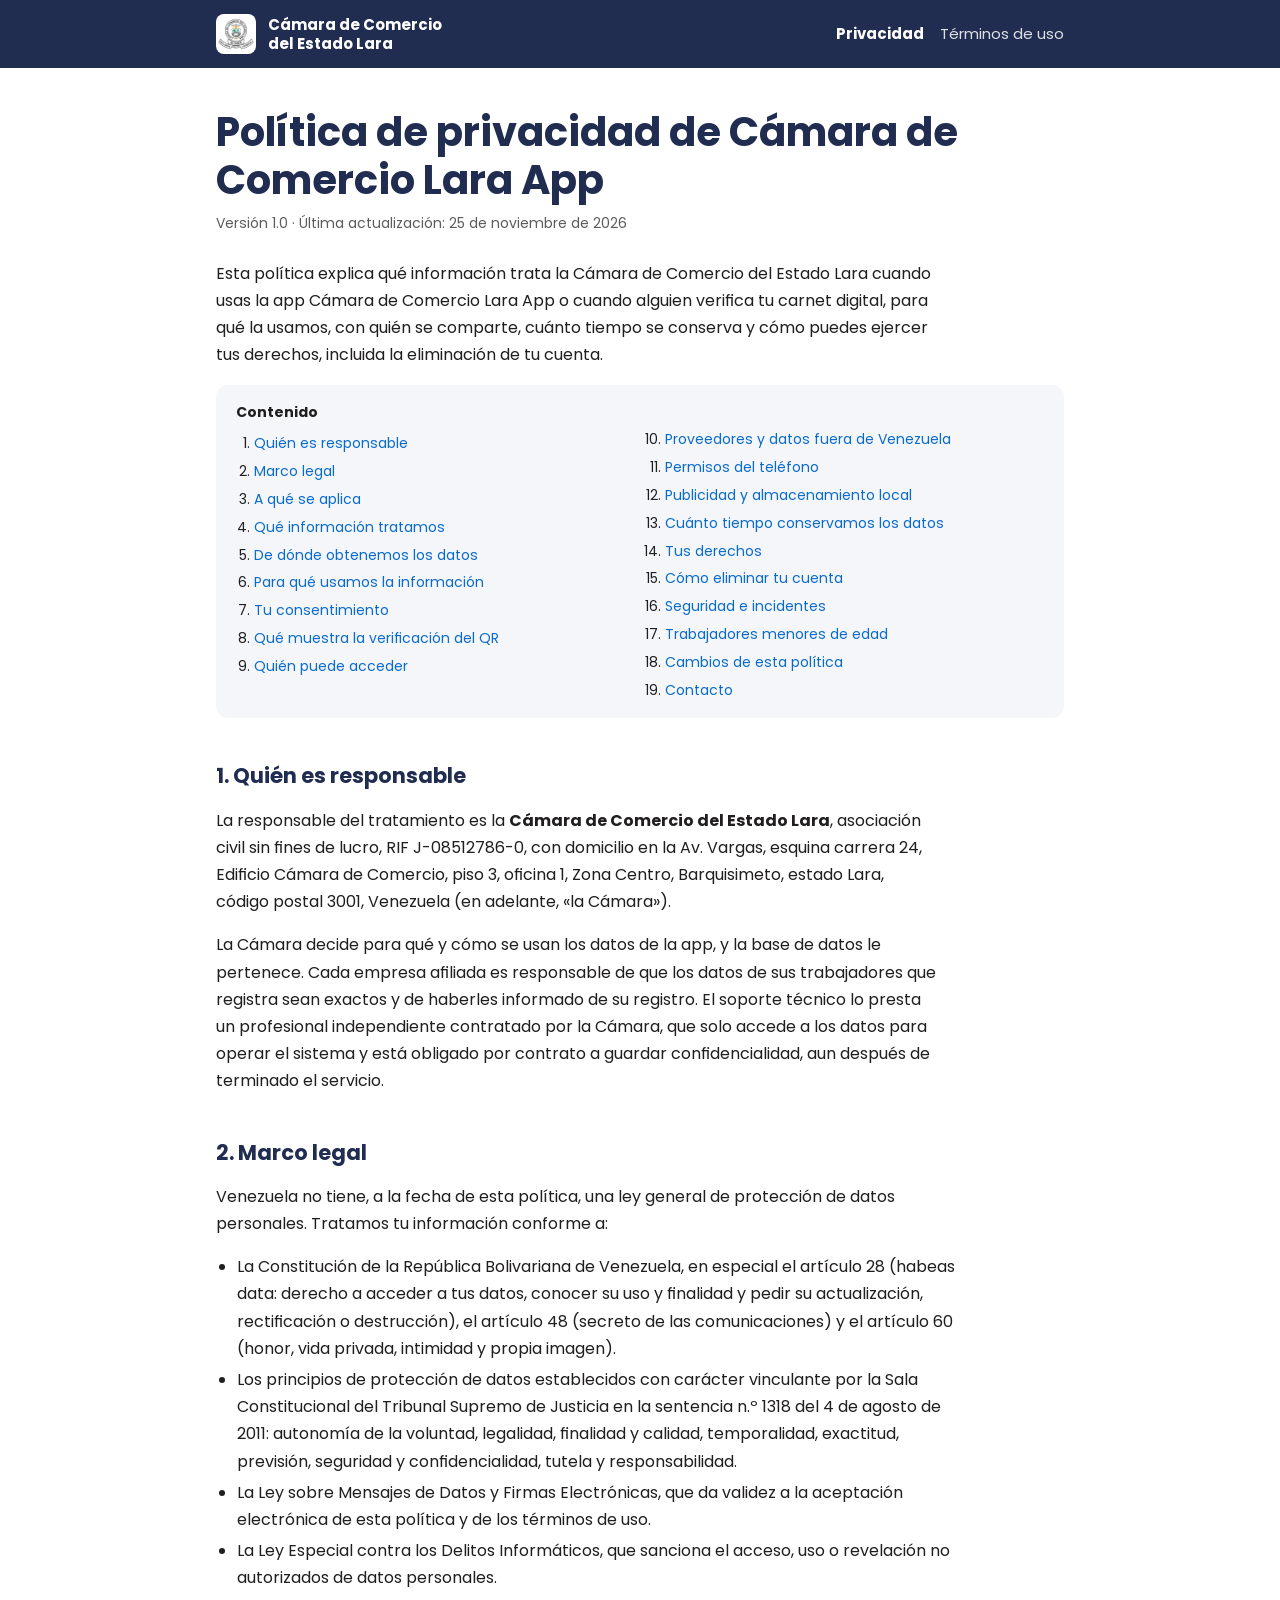
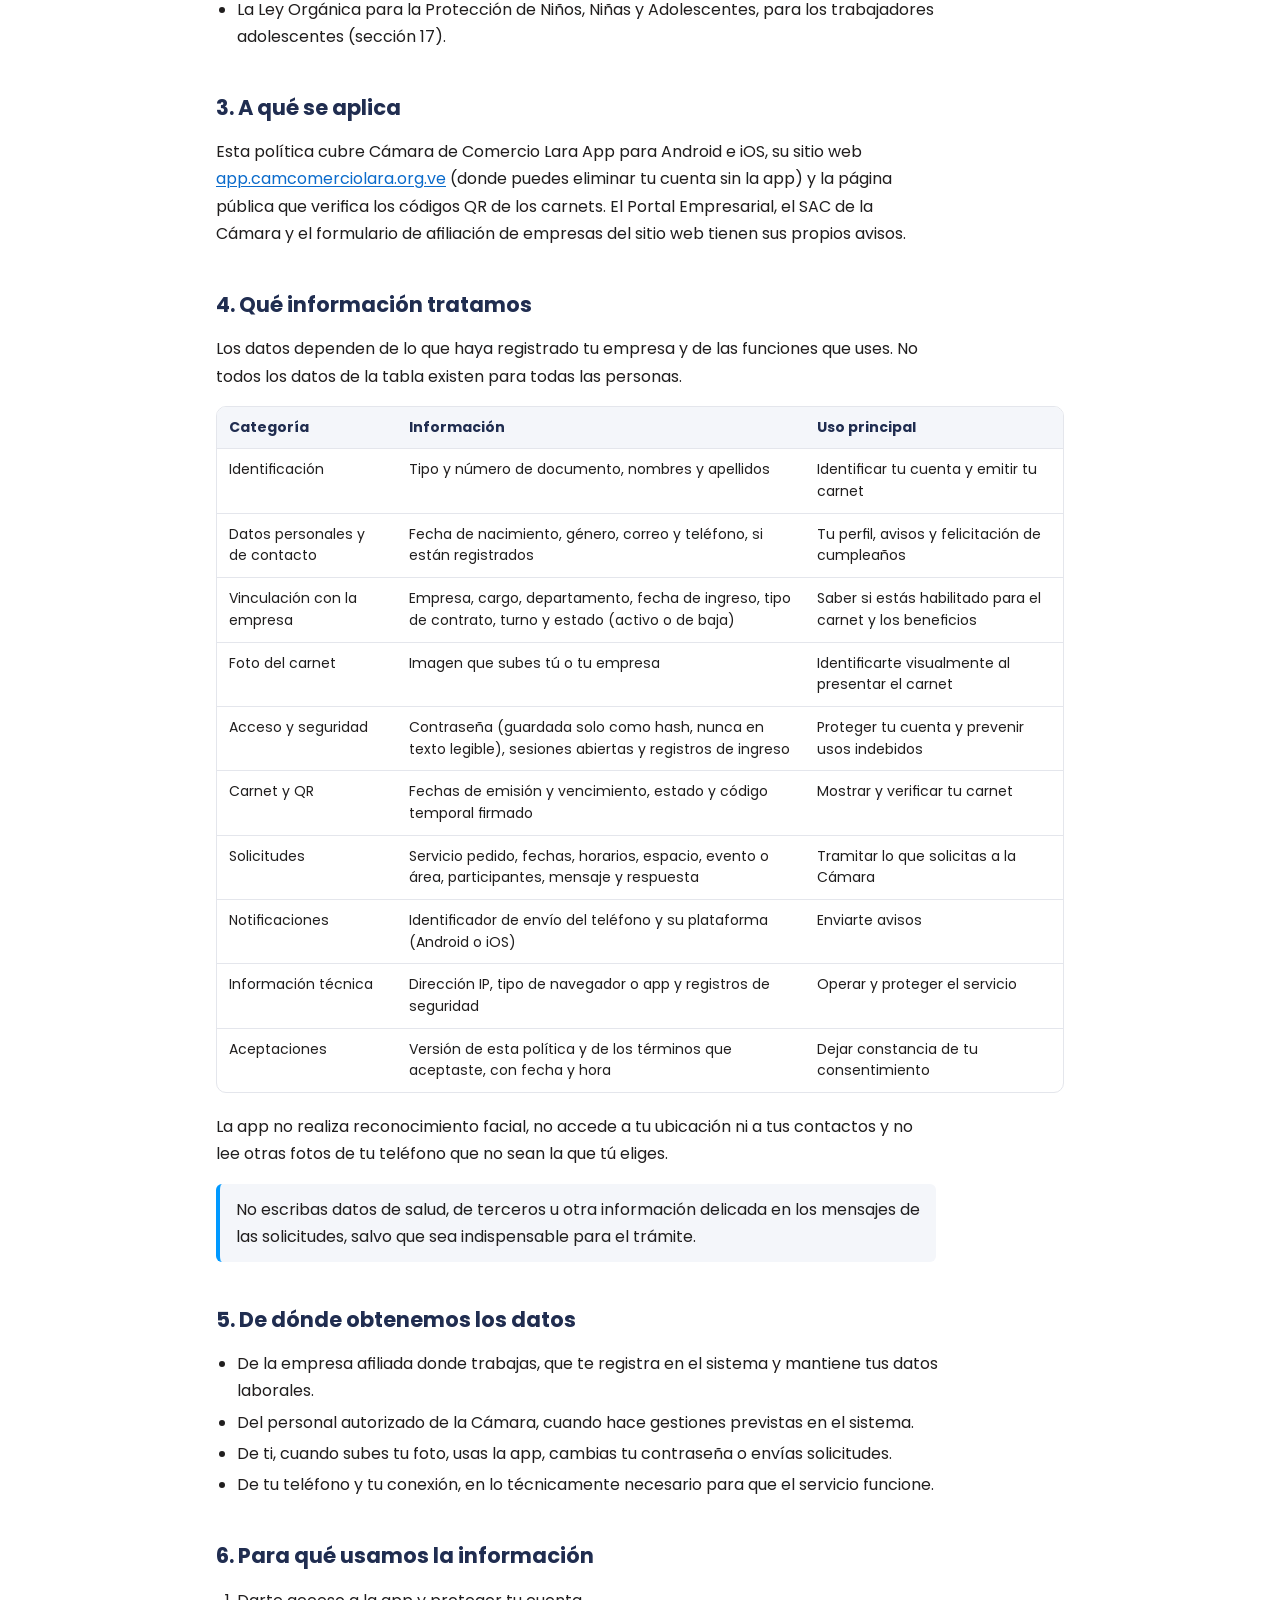
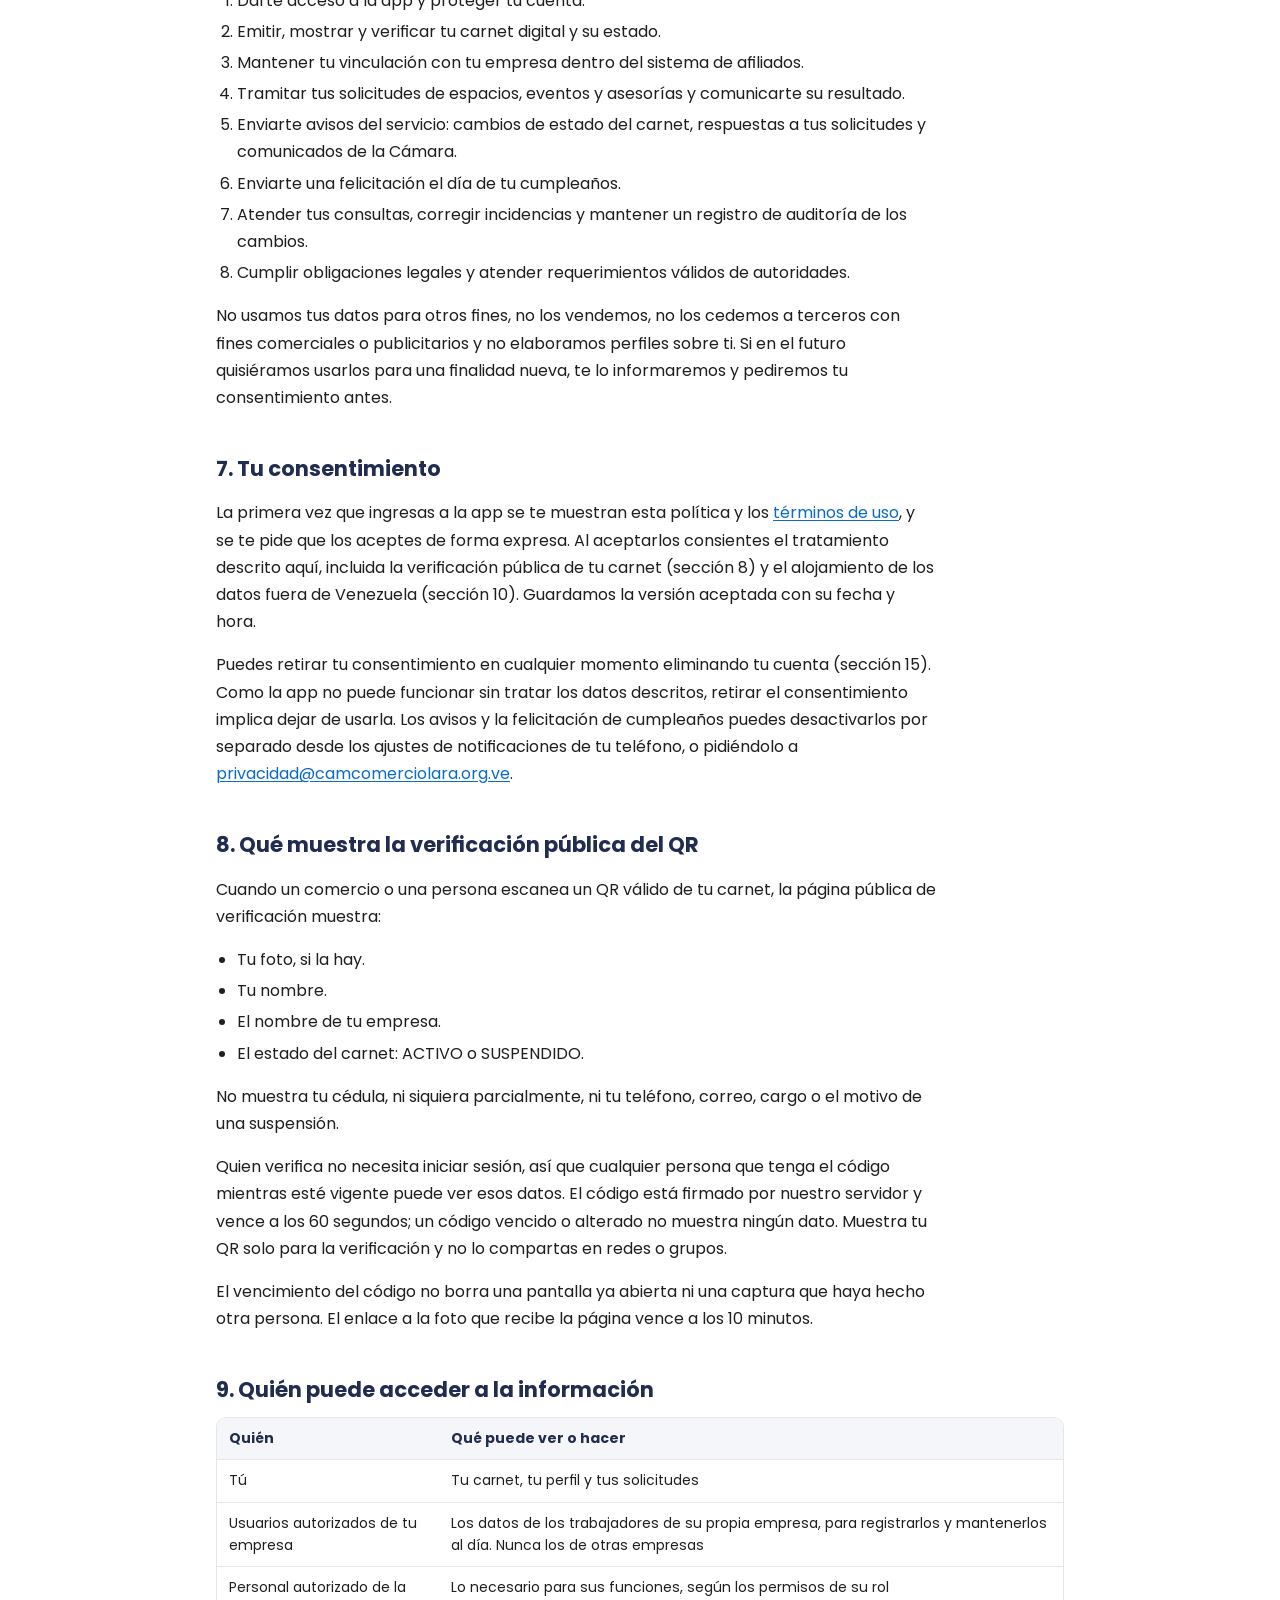
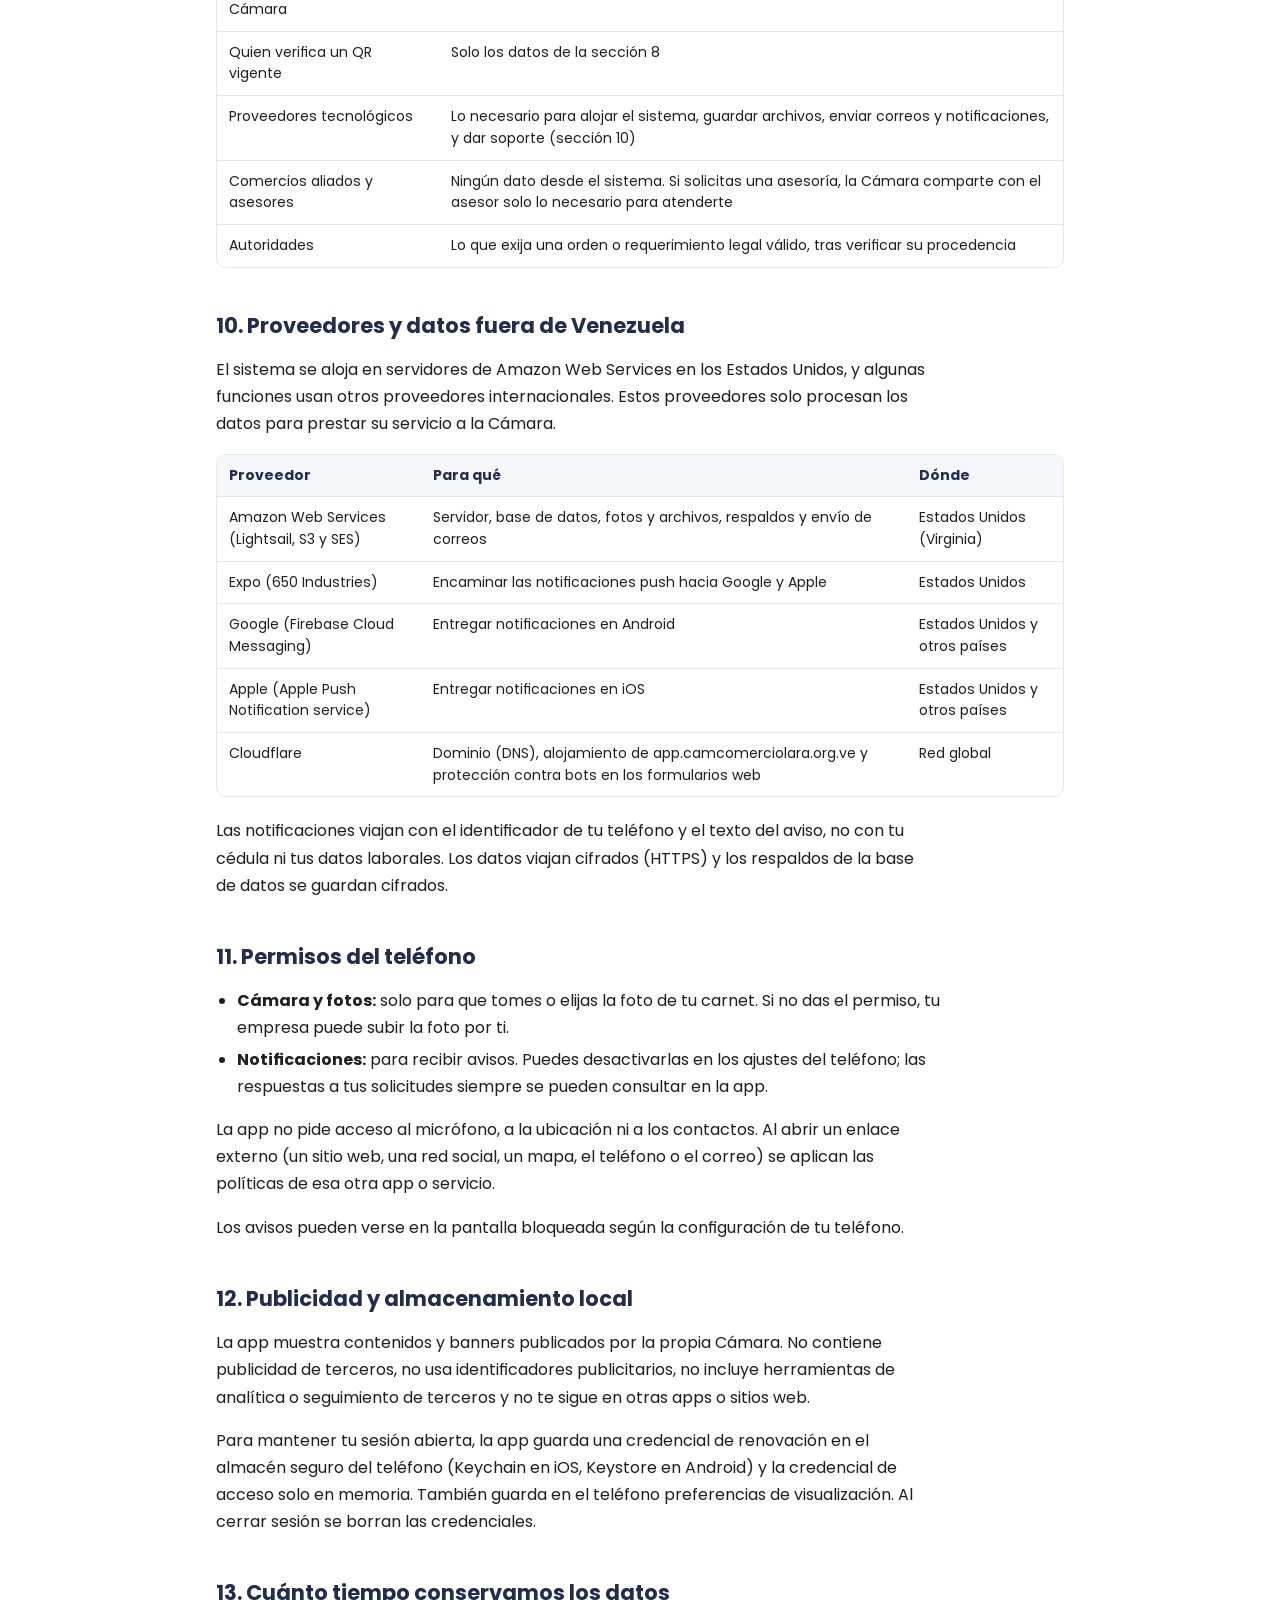
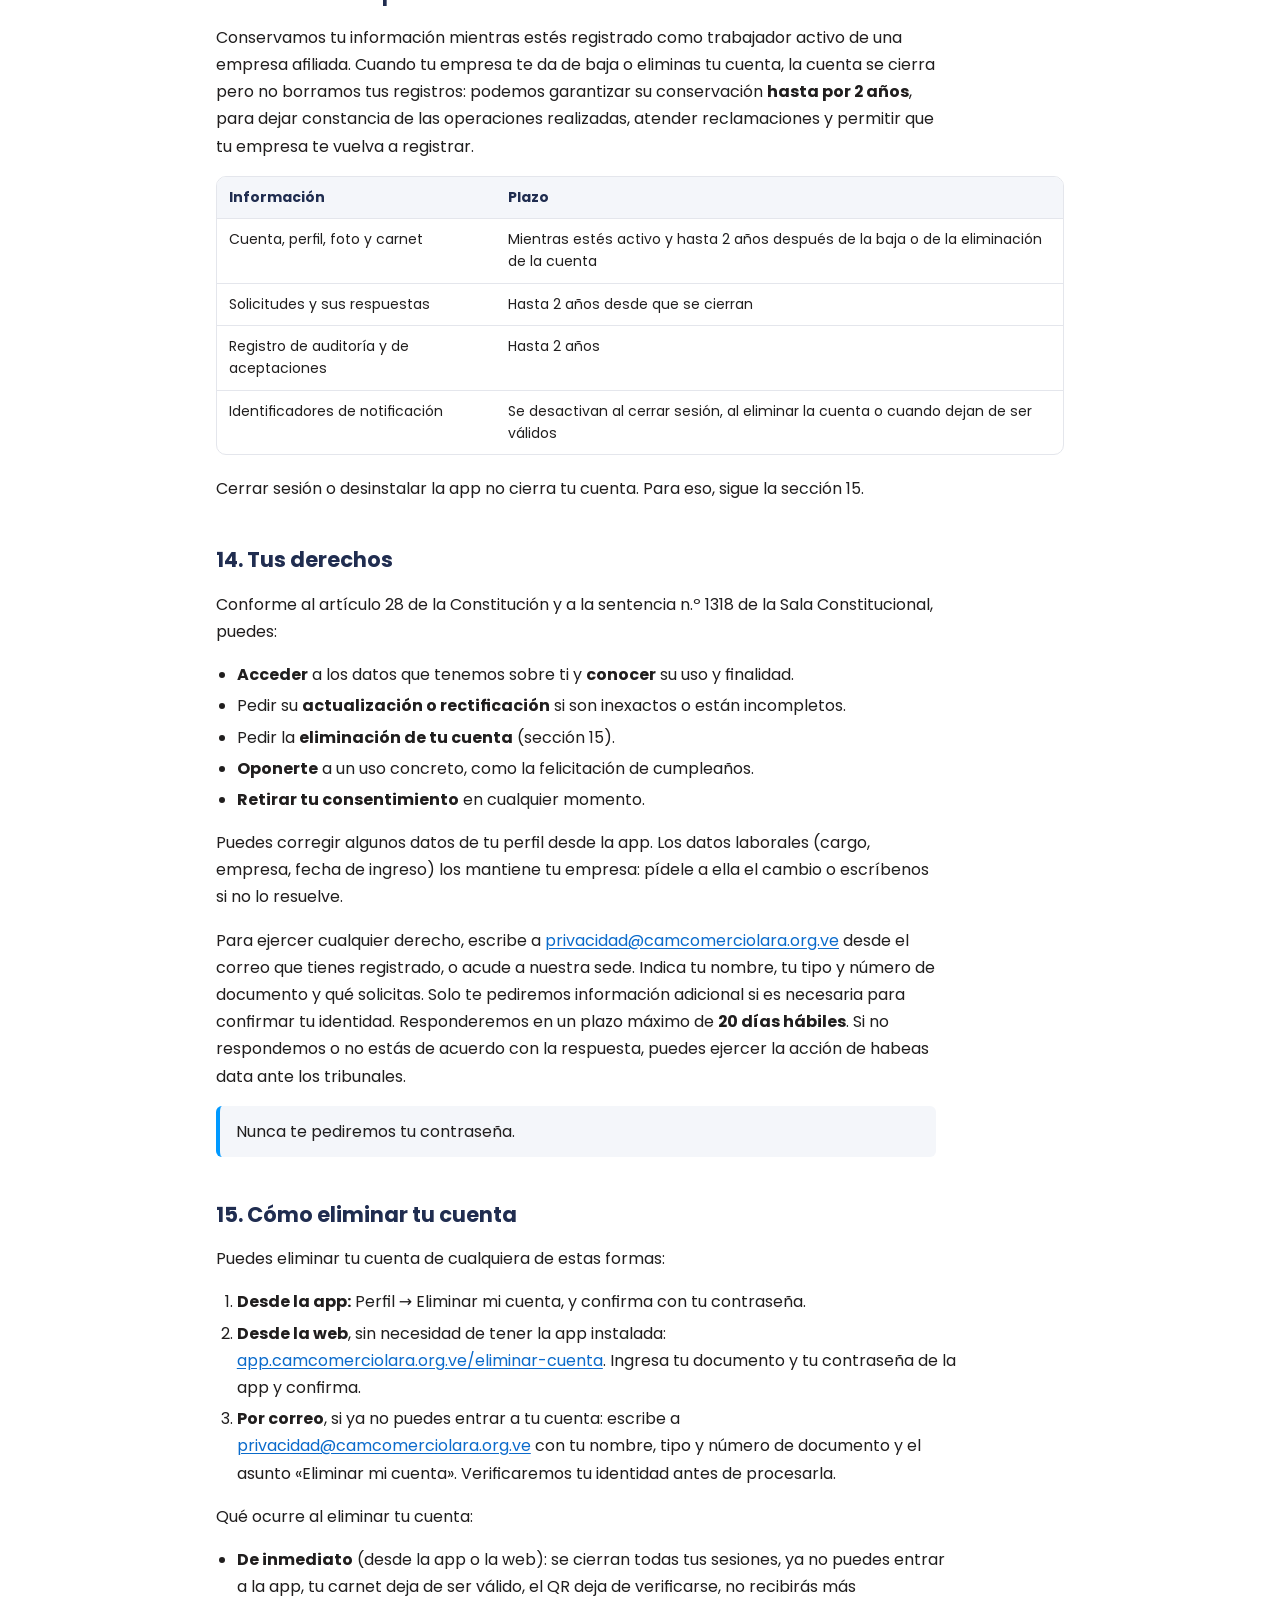
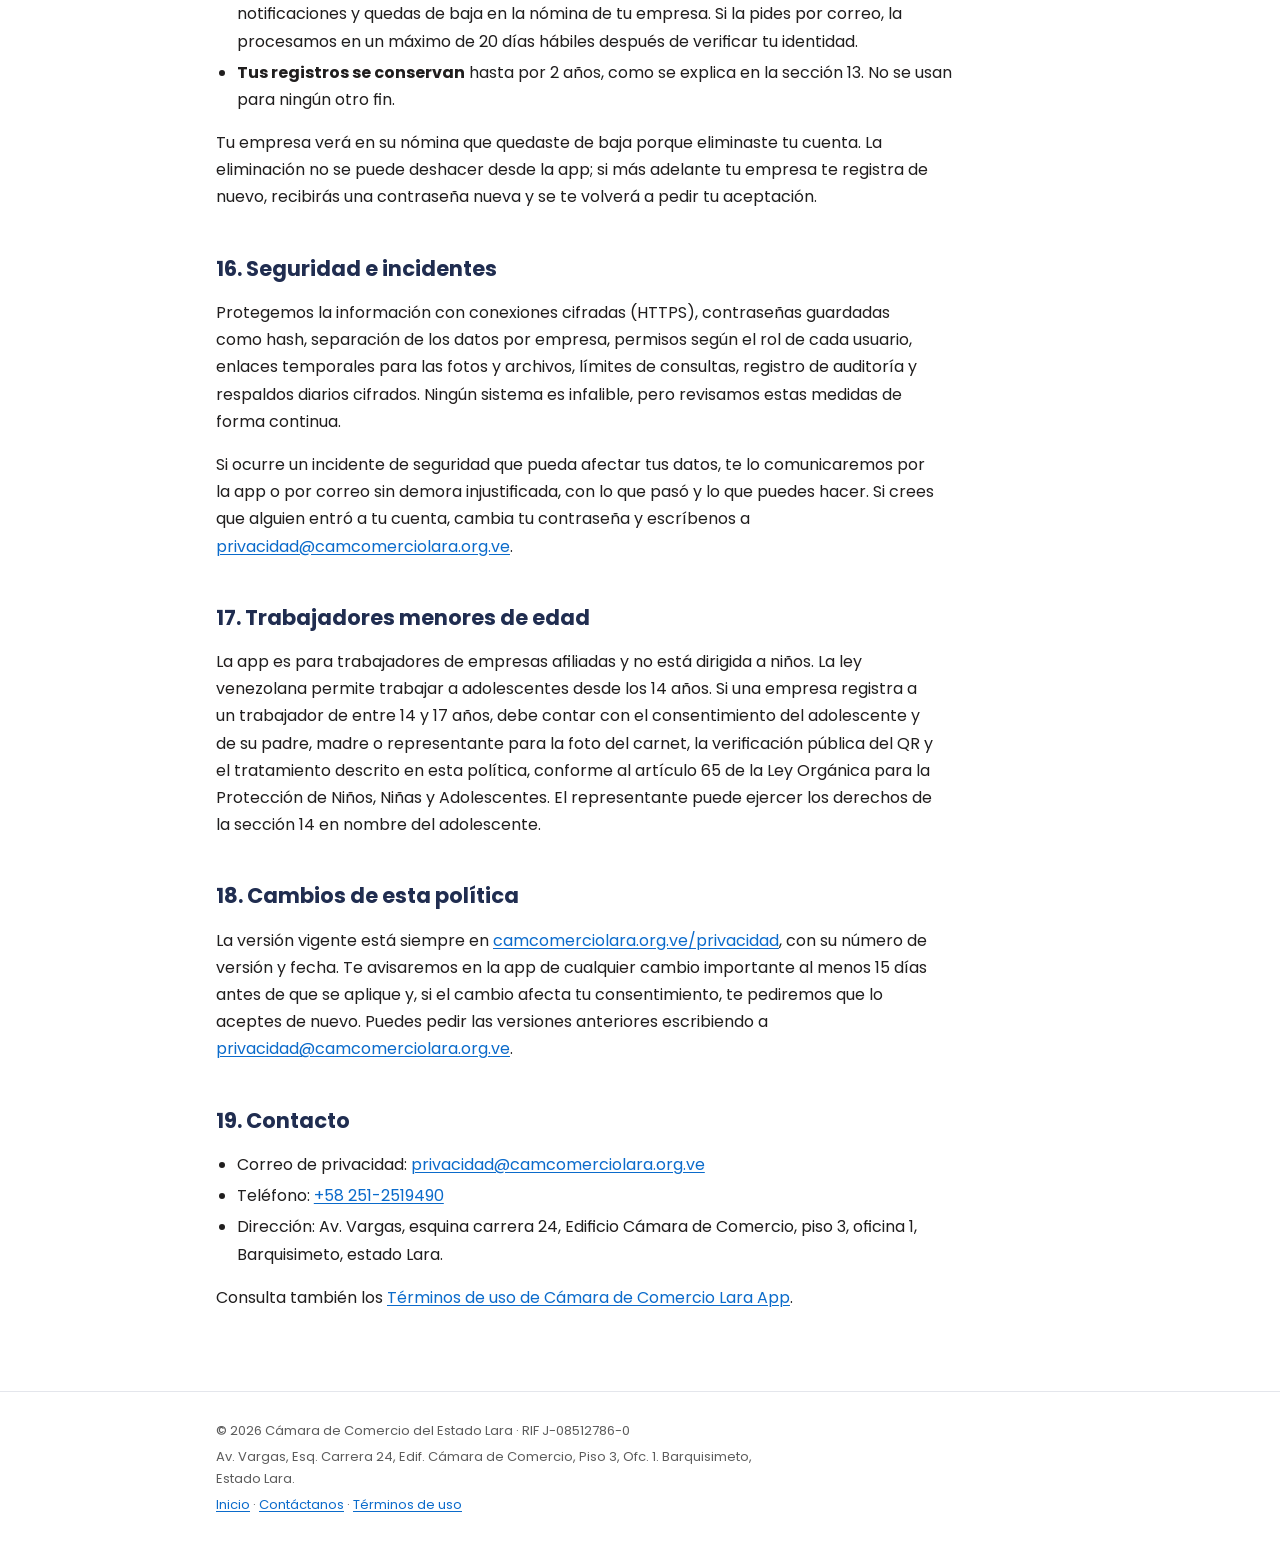
<file: privacidad.html>
<!doctype html>
<html lang="es-VE">
<head>
<meta charset="utf-8">
<meta name="viewport" content="width=device-width, initial-scale=1">
<title>Política de privacidad de Cámara de Comercio Lara App</title>
<meta name="description" content="Cómo la Cámara de Comercio del Estado Lara trata la información de los trabajadores que usan Cámara de Comercio Lara App, cómo verificar el carnet y cómo eliminar tu cuenta.">
<link rel="canonical" href="https://camcomerciolara.org.ve/privacidad">
<link rel="icon" type="image/png" href="/assets/fu/images/rtGBe6erPjxikh9yQqqmnPoD8.png">
<link rel="apple-touch-icon" href="/assets/apple-touch-icon.png">
<link rel="stylesheet" href="/assets/legal.css">
</head>
<body>
<header class="top">
  <div class="top-in">
    <img src="/assets/apple-touch-icon.png" alt="">
    <a href="/">Cámara de Comercio<br>del Estado Lara</a>
    <nav aria-label="Documentos legales">
      <a href="/privacidad" aria-current="page">Privacidad</a>
      <a href="/terminos">Términos de uso</a>
    </nav>
  </div>
</header>

<main>
  <h1>Política de privacidad de Cámara de Comercio Lara App</h1>
  <p class="meta">Versión 1.0 · Última actualización: 25 de noviembre de 2026</p>

  <p>
    Esta política explica qué información trata la Cámara de Comercio del Estado Lara cuando usas la app
    Cámara de Comercio Lara App o cuando alguien verifica tu carnet digital, para qué la usamos, con quién se comparte,
    cuánto tiempo se conserva y cómo puedes ejercer tus derechos, incluida la eliminación de tu cuenta.
  </p>

  <nav class="toc" aria-label="Contenido">
    <strong>Contenido</strong>
    <ol>
      <li><a href="#responsable">Quién es responsable</a></li>
      <li><a href="#marco">Marco legal</a></li>
      <li><a href="#alcance">A qué se aplica</a></li>
      <li><a href="#datos">Qué información tratamos</a></li>
      <li><a href="#origen">De dónde obtenemos los datos</a></li>
      <li><a href="#finalidades">Para qué usamos la información</a></li>
      <li><a href="#consentimiento">Tu consentimiento</a></li>
      <li><a href="#qr">Qué muestra la verificación del QR</a></li>
      <li><a href="#destinatarios">Quién puede acceder</a></li>
      <li><a href="#proveedores">Proveedores y datos fuera de Venezuela</a></li>
      <li><a href="#permisos">Permisos del teléfono</a></li>
      <li><a href="#medicion">Publicidad y almacenamiento local</a></li>
      <li><a href="#conservacion">Cuánto tiempo conservamos los datos</a></li>
      <li><a href="#derechos">Tus derechos</a></li>
      <li><a href="#eliminar">Cómo eliminar tu cuenta</a></li>
      <li><a href="#seguridad">Seguridad e incidentes</a></li>
      <li><a href="#menores">Trabajadores menores de edad</a></li>
      <li><a href="#cambios">Cambios de esta política</a></li>
      <li><a href="#contacto">Contacto</a></li>
    </ol>
  </nav>

  <h2 id="responsable">1. Quién es responsable</h2>
  <p>
    La responsable del tratamiento es la <strong>Cámara de Comercio del Estado Lara</strong>, asociación civil sin fines
    de lucro, RIF J-08512786-0, con domicilio en la Av. Vargas, esquina carrera 24, Edificio Cámara de Comercio,
    piso 3, oficina 1, Zona Centro, Barquisimeto, estado Lara, código postal 3001, Venezuela (en adelante, «la Cámara»).
  </p>
  <p>
    La Cámara decide para qué y cómo se usan los datos de la app, y la base de datos le pertenece. Cada empresa afiliada
    es responsable de que los datos de sus trabajadores que registra sean exactos y de haberles informado de su
    registro. El soporte técnico lo presta un profesional independiente contratado por la Cámara, que solo accede a
    los datos para operar el sistema y está obligado por contrato a guardar confidencialidad, aun después de terminado
    el servicio.
  </p>

  <h2 id="marco">2. Marco legal</h2>
  <p>
    Venezuela no tiene, a la fecha de esta política, una ley general de protección de datos personales. Tratamos tu
    información conforme a:
  </p>
  <ul>
    <li>La Constitución de la República Bolivariana de Venezuela, en especial el artículo 28 (habeas data: derecho a
      acceder a tus datos, conocer su uso y finalidad y pedir su actualización, rectificación o destrucción), el
      artículo 48 (secreto de las comunicaciones) y el artículo 60 (honor, vida privada, intimidad y propia imagen).</li>
    <li>Los principios de protección de datos establecidos con carácter vinculante por la Sala Constitucional del
      Tribunal Supremo de Justicia en la sentencia n.º 1318 del 4 de agosto de 2011: autonomía de la voluntad,
      legalidad, finalidad y calidad, temporalidad, exactitud, previsión, seguridad y confidencialidad, tutela y
      responsabilidad.</li>
    <li>La Ley sobre Mensajes de Datos y Firmas Electrónicas, que da validez a la aceptación electrónica de esta
      política y de los términos de uso.</li>
    <li>La Ley Especial contra los Delitos Informáticos, que sanciona el acceso, uso o revelación no autorizados de
      datos personales.</li>
    <li>La Ley Orgánica para la Protección de Niños, Niñas y Adolescentes, para los trabajadores adolescentes
      (sección 17).</li>
  </ul>

  <h2 id="alcance">3. A qué se aplica</h2>
  <p>
    Esta política cubre Cámara de Comercio Lara App para Android e iOS, su sitio web
    <a href="https://app.camcomerciolara.org.ve">app.camcomerciolara.org.ve</a> (donde puedes eliminar tu cuenta sin
    la app) y la página pública que verifica los códigos QR de los carnets. El Portal Empresarial, el SAC de la Cámara y el formulario de afiliación de empresas del sitio web
    tienen sus propios avisos.
  </p>

  <h2 id="datos">4. Qué información tratamos</h2>
  <p>
    Los datos dependen de lo que haya registrado tu empresa y de las funciones que uses. No todos los datos de la tabla
    existen para todas las personas.
  </p>
  <div class="tbl">
    <table>
      <thead><tr><th>Categoría</th><th>Información</th><th>Uso principal</th></tr></thead>
      <tbody>
        <tr><td>Identificación</td><td>Tipo y número de documento, nombres y apellidos</td><td>Identificar tu cuenta y emitir tu carnet</td></tr>
        <tr><td>Datos personales y de contacto</td><td>Fecha de nacimiento, género, correo y teléfono, si están registrados</td><td>Tu perfil, avisos y felicitación de cumpleaños</td></tr>
        <tr><td>Vinculación con la empresa</td><td>Empresa, cargo, departamento, fecha de ingreso, tipo de contrato, turno y estado (activo o de baja)</td><td>Saber si estás habilitado para el carnet y los beneficios</td></tr>
        <tr><td>Foto del carnet</td><td>Imagen que subes tú o tu empresa</td><td>Identificarte visualmente al presentar el carnet</td></tr>
        <tr><td>Acceso y seguridad</td><td>Contraseña (guardada solo como hash, nunca en texto legible), sesiones abiertas y registros de ingreso</td><td>Proteger tu cuenta y prevenir usos indebidos</td></tr>
        <tr><td>Carnet y QR</td><td>Fechas de emisión y vencimiento, estado y código temporal firmado</td><td>Mostrar y verificar tu carnet</td></tr>
        <tr><td>Solicitudes</td><td>Servicio pedido, fechas, horarios, espacio, evento o área, participantes, mensaje y respuesta</td><td>Tramitar lo que solicitas a la Cámara</td></tr>
        <tr><td>Notificaciones</td><td>Identificador de envío del teléfono y su plataforma (Android o iOS)</td><td>Enviarte avisos</td></tr>
        <tr><td>Información técnica</td><td>Dirección IP, tipo de navegador o app y registros de seguridad</td><td>Operar y proteger el servicio</td></tr>
        <tr><td>Aceptaciones</td><td>Versión de esta política y de los términos que aceptaste, con fecha y hora</td><td>Dejar constancia de tu consentimiento</td></tr>
      </tbody>
    </table>
  </div>
  <p>
    La app no realiza reconocimiento facial, no accede a tu ubicación ni a tus contactos y no lee otras fotos de tu
    teléfono que no sean la que tú eliges.
  </p>
  <p class="note">
    No escribas datos de salud, de terceros u otra información delicada en los mensajes de las solicitudes, salvo que
    sea indispensable para el trámite.
  </p>

  <h2 id="origen">5. De dónde obtenemos los datos</h2>
  <ul>
    <li>De la empresa afiliada donde trabajas, que te registra en el sistema y mantiene tus datos laborales.</li>
    <li>Del personal autorizado de la Cámara, cuando hace gestiones previstas en el sistema.</li>
    <li>De ti, cuando subes tu foto, usas la app, cambias tu contraseña o envías solicitudes.</li>
    <li>De tu teléfono y tu conexión, en lo técnicamente necesario para que el servicio funcione.</li>
  </ul>

  <h2 id="finalidades">6. Para qué usamos la información</h2>
  <ol>
    <li>Darte acceso a la app y proteger tu cuenta.</li>
    <li>Emitir, mostrar y verificar tu carnet digital y su estado.</li>
    <li>Mantener tu vinculación con tu empresa dentro del sistema de afiliados.</li>
    <li>Tramitar tus solicitudes de espacios, eventos y asesorías y comunicarte su resultado.</li>
    <li>Enviarte avisos del servicio: cambios de estado del carnet, respuestas a tus solicitudes y comunicados de la
      Cámara.</li>
    <li>Enviarte una felicitación el día de tu cumpleaños.</li>
    <li>Atender tus consultas, corregir incidencias y mantener un registro de auditoría de los cambios.</li>
    <li>Cumplir obligaciones legales y atender requerimientos válidos de autoridades.</li>
  </ol>
  <p>
    No usamos tus datos para otros fines, no los vendemos, no los cedemos a terceros con fines comerciales o
    publicitarios y no elaboramos perfiles sobre ti. Si en el futuro quisiéramos usarlos para una finalidad nueva, te lo
    informaremos y pediremos tu consentimiento antes.
  </p>

  <h2 id="consentimiento">7. Tu consentimiento</h2>
  <p>
    La primera vez que ingresas a la app se te muestran esta política y los <a href="/terminos">términos de uso</a>, y
    se te pide que los aceptes de forma expresa. Al aceptarlos consientes el tratamiento descrito aquí, incluida la
    verificación pública de tu carnet (sección 8) y el alojamiento de los datos fuera de Venezuela (sección 10).
    Guardamos la versión aceptada con su fecha y hora.
  </p>
  <p>
    Puedes retirar tu consentimiento en cualquier momento eliminando tu cuenta (sección 15). Como la app no puede
    funcionar sin tratar los datos descritos, retirar el consentimiento implica dejar de usarla. Los avisos y la
    felicitación de cumpleaños puedes desactivarlos por separado desde los ajustes de notificaciones de tu teléfono,
    o pidiéndolo a <a href="mailto:privacidad@camcomerciolara.org.ve">privacidad@camcomerciolara.org.ve</a>.
  </p>

  <h2 id="qr">8. Qué muestra la verificación pública del QR</h2>
  <p>Cuando un comercio o una persona escanea un QR válido de tu carnet, la página pública de verificación muestra:</p>
  <ul>
    <li>Tu foto, si la hay.</li>
    <li>Tu nombre.</li>
    <li>El nombre de tu empresa.</li>
    <li>El estado del carnet: ACTIVO o SUSPENDIDO.</li>
  </ul>
  <p>
    No muestra tu cédula, ni siquiera parcialmente, ni tu teléfono, correo, cargo o el motivo de una suspensión.
  </p>
  <p>
    Quien verifica no necesita iniciar sesión, así que cualquier persona que tenga el código mientras esté vigente
    puede ver esos datos. El código está firmado por nuestro servidor y vence a los 60 segundos; un código vencido o
    alterado no muestra ningún dato. Muestra tu QR solo para la verificación y no lo compartas en redes o grupos.
  </p>
  <p>
    El vencimiento del código no borra una pantalla ya abierta ni una captura que haya hecho otra persona. El enlace a
    la foto que recibe la página vence a los 10 minutos.
  </p>

  <h2 id="destinatarios">9. Quién puede acceder a la información</h2>
  <div class="tbl">
    <table>
      <thead><tr><th>Quién</th><th>Qué puede ver o hacer</th></tr></thead>
      <tbody>
        <tr><td>Tú</td><td>Tu carnet, tu perfil y tus solicitudes</td></tr>
        <tr><td>Usuarios autorizados de tu empresa</td><td>Los datos de los trabajadores de su propia empresa, para registrarlos y mantenerlos al día. Nunca los de otras empresas</td></tr>
        <tr><td>Personal autorizado de la Cámara</td><td>Lo necesario para sus funciones, según los permisos de su rol</td></tr>
        <tr><td>Quien verifica un QR vigente</td><td>Solo los datos de la sección 8</td></tr>
        <tr><td>Proveedores tecnológicos</td><td>Lo necesario para alojar el sistema, guardar archivos, enviar correos y notificaciones, y dar soporte (sección 10)</td></tr>
        <tr><td>Comercios aliados y asesores</td><td>Ningún dato desde el sistema. Si solicitas una asesoría, la Cámara comparte con el asesor solo lo necesario para atenderte</td></tr>
        <tr><td>Autoridades</td><td>Lo que exija una orden o requerimiento legal válido, tras verificar su procedencia</td></tr>
      </tbody>
    </table>
  </div>

  <h2 id="proveedores">10. Proveedores y datos fuera de Venezuela</h2>
  <p>
    El sistema se aloja en servidores de Amazon Web Services en los Estados Unidos, y algunas funciones usan otros
    proveedores internacionales. Estos proveedores solo procesan los datos para prestar su servicio a la Cámara.
  </p>
  <div class="tbl">
    <table>
      <thead><tr><th>Proveedor</th><th>Para qué</th><th>Dónde</th></tr></thead>
      <tbody>
        <tr><td>Amazon Web Services (Lightsail, S3 y SES)</td><td>Servidor, base de datos, fotos y archivos, respaldos y envío de correos</td><td>Estados Unidos (Virginia)</td></tr>
        <tr><td>Expo (650 Industries)</td><td>Encaminar las notificaciones push hacia Google y Apple</td><td>Estados Unidos</td></tr>
        <tr><td>Google (Firebase Cloud Messaging)</td><td>Entregar notificaciones en Android</td><td>Estados Unidos y otros países</td></tr>
        <tr><td>Apple (Apple Push Notification service)</td><td>Entregar notificaciones en iOS</td><td>Estados Unidos y otros países</td></tr>
        <tr><td>Cloudflare</td><td>Dominio (DNS), alojamiento de app.camcomerciolara.org.ve y protección contra bots en los formularios web</td><td>Red global</td></tr>
      </tbody>
    </table>
  </div>
  <p>
    Las notificaciones viajan con el identificador de tu teléfono y el texto del aviso, no con tu cédula ni tus datos
    laborales. Los datos viajan cifrados (HTTPS) y los respaldos de la base de datos se guardan cifrados.
  </p>

  <h2 id="permisos">11. Permisos del teléfono</h2>
  <ul>
    <li><strong>Cámara y fotos:</strong> solo para que tomes o elijas la foto de tu carnet. Si no das el permiso, tu
      empresa puede subir la foto por ti.</li>
    <li><strong>Notificaciones:</strong> para recibir avisos. Puedes desactivarlas en los ajustes del teléfono; las
      respuestas a tus solicitudes siempre se pueden consultar en la app.</li>
  </ul>
  <p>
    La app no pide acceso al micrófono, a la ubicación ni a los contactos. Al abrir un enlace externo (un sitio web, una
    red social, un mapa, el teléfono o el correo) se aplican las políticas de esa otra app o servicio.
  </p>
  <p>
    Los avisos pueden verse en la pantalla bloqueada según la configuración de tu teléfono.
  </p>

  <h2 id="medicion">12. Publicidad y almacenamiento local</h2>
  <p>
    La app muestra contenidos y banners publicados por la propia Cámara. No contiene publicidad de terceros, no usa
    identificadores publicitarios, no incluye herramientas de analítica o seguimiento de terceros y no te sigue en otras
    apps o sitios web.
  </p>
  <p>
    Para mantener tu sesión abierta, la app guarda una credencial de renovación en el almacén seguro del teléfono
    (Keychain en iOS, Keystore en Android) y la credencial de acceso solo en memoria. También guarda en el teléfono
    preferencias de visualización. Al cerrar sesión se borran las credenciales.
  </p>

  <h2 id="conservacion">13. Cuánto tiempo conservamos los datos</h2>
  <p>
    Conservamos tu información mientras estés registrado como trabajador activo de una empresa afiliada. Cuando tu
    empresa te da de baja o eliminas tu cuenta, la cuenta se cierra pero no borramos tus registros: podemos
    garantizar su conservación <strong>hasta por 2 años</strong>, para dejar constancia de las operaciones realizadas,
    atender reclamaciones y permitir que tu empresa te vuelva a registrar.
  </p>
  <div class="tbl">
    <table>
      <thead><tr><th>Información</th><th>Plazo</th></tr></thead>
      <tbody>
        <tr><td>Cuenta, perfil, foto y carnet</td><td>Mientras estés activo y hasta 2 años después de la baja o de la eliminación de la cuenta</td></tr>
        <tr><td>Solicitudes y sus respuestas</td><td>Hasta 2 años desde que se cierran</td></tr>
        <tr><td>Registro de auditoría y de aceptaciones</td><td>Hasta 2 años</td></tr>
        <tr><td>Identificadores de notificación</td><td>Se desactivan al cerrar sesión, al eliminar la cuenta o cuando dejan de ser válidos</td></tr>
      </tbody>
    </table>
  </div>
  <p>
    Cerrar sesión o desinstalar la app no cierra tu cuenta. Para eso, sigue la sección 15.
  </p>

  <h2 id="derechos">14. Tus derechos</h2>
  <p>Conforme al artículo 28 de la Constitución y a la sentencia n.º 1318 de la Sala Constitucional, puedes:</p>
  <ul>
    <li><strong>Acceder</strong> a los datos que tenemos sobre ti y <strong>conocer</strong> su uso y finalidad.</li>
    <li>Pedir su <strong>actualización o rectificación</strong> si son inexactos o están incompletos.</li>
    <li>Pedir la <strong>eliminación de tu cuenta</strong> (sección 15).</li>
    <li><strong>Oponerte</strong> a un uso concreto, como la felicitación de cumpleaños.</li>
    <li><strong>Retirar tu consentimiento</strong> en cualquier momento.</li>
  </ul>
  <p>
    Puedes corregir algunos datos de tu perfil desde la app. Los datos laborales (cargo, empresa, fecha de ingreso) los
    mantiene tu empresa: pídele a ella el cambio o escríbenos si no lo resuelve.
  </p>
  <p>
    Para ejercer cualquier derecho, escribe a
    <a href="mailto:privacidad@camcomerciolara.org.ve">privacidad@camcomerciolara.org.ve</a> desde el correo que
    tienes registrado, o acude a nuestra sede. Indica tu nombre, tu tipo y número de documento y qué solicitas.
    Solo te pediremos información adicional si es necesaria para confirmar tu identidad. Responderemos en un plazo
    máximo de <strong>20 días hábiles</strong>. Si no respondemos o no estás de acuerdo con la respuesta, puedes
    ejercer la acción de habeas data ante los tribunales.
  </p>
  <p class="note">Nunca te pediremos tu contraseña.</p>

  <h2 id="eliminar">15. Cómo eliminar tu cuenta</h2>
  <p>Puedes eliminar tu cuenta de cualquiera de estas formas:</p>
  <ol>
    <li><strong>Desde la app:</strong> Perfil → Eliminar mi cuenta, y confirma con tu contraseña.</li>
    <li><strong>Desde la web</strong>, sin necesidad de tener la app instalada:
      <a href="https://app.camcomerciolara.org.ve/eliminar-cuenta">app.camcomerciolara.org.ve/eliminar-cuenta</a>.
      Ingresa tu documento y tu contraseña de la app y confirma.</li>
    <li><strong>Por correo</strong>, si ya no puedes entrar a tu cuenta: escribe a
      <a href="mailto:privacidad@camcomerciolara.org.ve">privacidad@camcomerciolara.org.ve</a> con tu nombre, tipo y
      número de documento y el asunto «Eliminar mi cuenta». Verificaremos tu identidad antes de procesarla.</li>
  </ol>
  <p>Qué ocurre al eliminar tu cuenta:</p>
  <ul>
    <li><strong>De inmediato</strong> (desde la app o la web): se cierran todas tus sesiones, ya no puedes entrar a la
      app, tu carnet deja de ser válido, el QR deja de verificarse, no recibirás más notificaciones y quedas de baja
      en la nómina de tu empresa. Si la pides por correo, la procesamos en un máximo de 20 días hábiles después de
      verificar tu identidad.</li>
    <li><strong>Tus registros se conservan</strong> hasta por 2 años, como se explica en la sección 13. No se usan
      para ningún otro fin.</li>
  </ul>
  <p>
    Tu empresa verá en su nómina que quedaste de baja porque eliminaste tu cuenta. La eliminación no se puede deshacer
    desde la app; si más adelante tu empresa te registra de nuevo, recibirás una contraseña nueva y se te volverá a
    pedir tu aceptación.
  </p>

  <h2 id="seguridad">16. Seguridad e incidentes</h2>
  <p>
    Protegemos la información con conexiones cifradas (HTTPS), contraseñas guardadas como hash, separación de los datos
    por empresa, permisos según el rol de cada usuario, enlaces temporales para las fotos y archivos, límites de
    consultas, registro de auditoría y respaldos diarios cifrados. Ningún sistema es infalible, pero revisamos estas
    medidas de forma continua.
  </p>
  <p>
    Si ocurre un incidente de seguridad que pueda afectar tus datos, te lo comunicaremos por la app o por correo sin
    demora injustificada, con lo que pasó y lo que puedes hacer. Si crees que alguien entró a tu cuenta, cambia tu
    contraseña y escríbenos a <a href="mailto:privacidad@camcomerciolara.org.ve">privacidad@camcomerciolara.org.ve</a>.
  </p>

  <h2 id="menores">17. Trabajadores menores de edad</h2>
  <p>
    La app es para trabajadores de empresas afiliadas y no está dirigida a niños. La ley venezolana permite trabajar a
    adolescentes desde los 14 años. Si una empresa registra a un trabajador de entre 14 y 17 años, debe contar con el
    consentimiento del adolescente y de su padre, madre o representante para la foto del carnet, la verificación
    pública del QR y el tratamiento descrito en esta política, conforme al artículo 65 de la Ley Orgánica para la
    Protección de Niños, Niñas y Adolescentes. El representante puede ejercer los derechos de la sección 14 en nombre
    del adolescente.
  </p>

  <h2 id="cambios">18. Cambios de esta política</h2>
  <p>
    La versión vigente está siempre en
    <a href="https://camcomerciolara.org.ve/privacidad">camcomerciolara.org.ve/privacidad</a>, con su número de versión
    y fecha. Te avisaremos en la app de cualquier cambio importante al menos 15 días antes de que se aplique y, si el
    cambio afecta tu consentimiento, te pediremos que lo aceptes de nuevo. Puedes pedir las versiones anteriores
    escribiendo a <a href="mailto:privacidad@camcomerciolara.org.ve">privacidad@camcomerciolara.org.ve</a>.
  </p>

  <h2 id="contacto">19. Contacto</h2>
  <ul>
    <li>Correo de privacidad: <a href="mailto:privacidad@camcomerciolara.org.ve">privacidad@camcomerciolara.org.ve</a></li>
    <li>Teléfono: <a href="tel:+582512519490">+58 251-2519490</a></li>
    <li>Dirección: Av. Vargas, esquina carrera 24, Edificio Cámara de Comercio, piso 3, oficina 1, Barquisimeto,
      estado Lara.</li>
  </ul>
  <p>Consulta también los <a href="/terminos">Términos de uso de Cámara de Comercio Lara App</a>.</p>
</main>

<footer>
  <div>
    <p>© 2026 Cámara de Comercio del Estado Lara · RIF J-08512786-0</p>
    <p>Av. Vargas, Esq. Carrera 24, Edif. Cámara de Comercio, Piso 3, Ofc. 1. Barquisimeto, Estado Lara.</p>
    <p><a href="/">Inicio</a> · <a href="/contactanos">Contáctanos</a> · <a href="/terminos">Términos de uso</a></p>
  </div>
</footer>
</body>
</html>
</file>
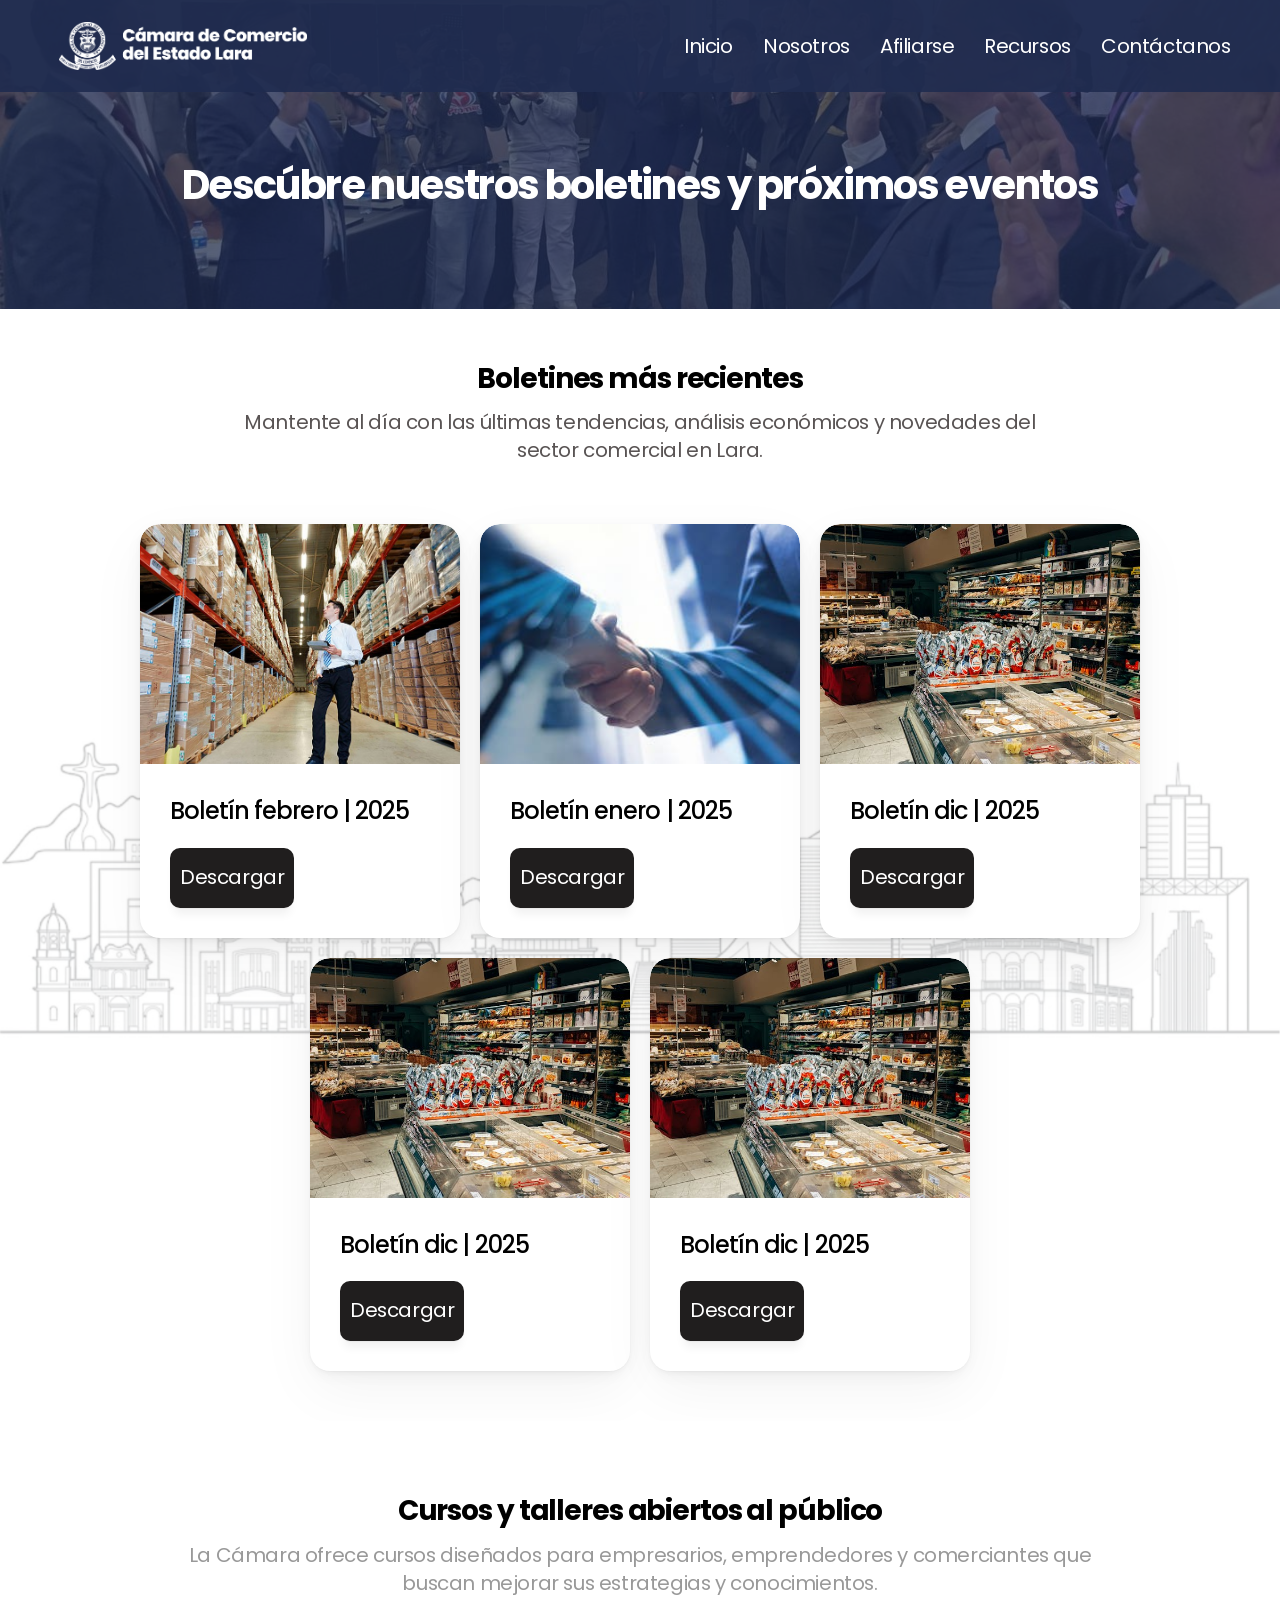
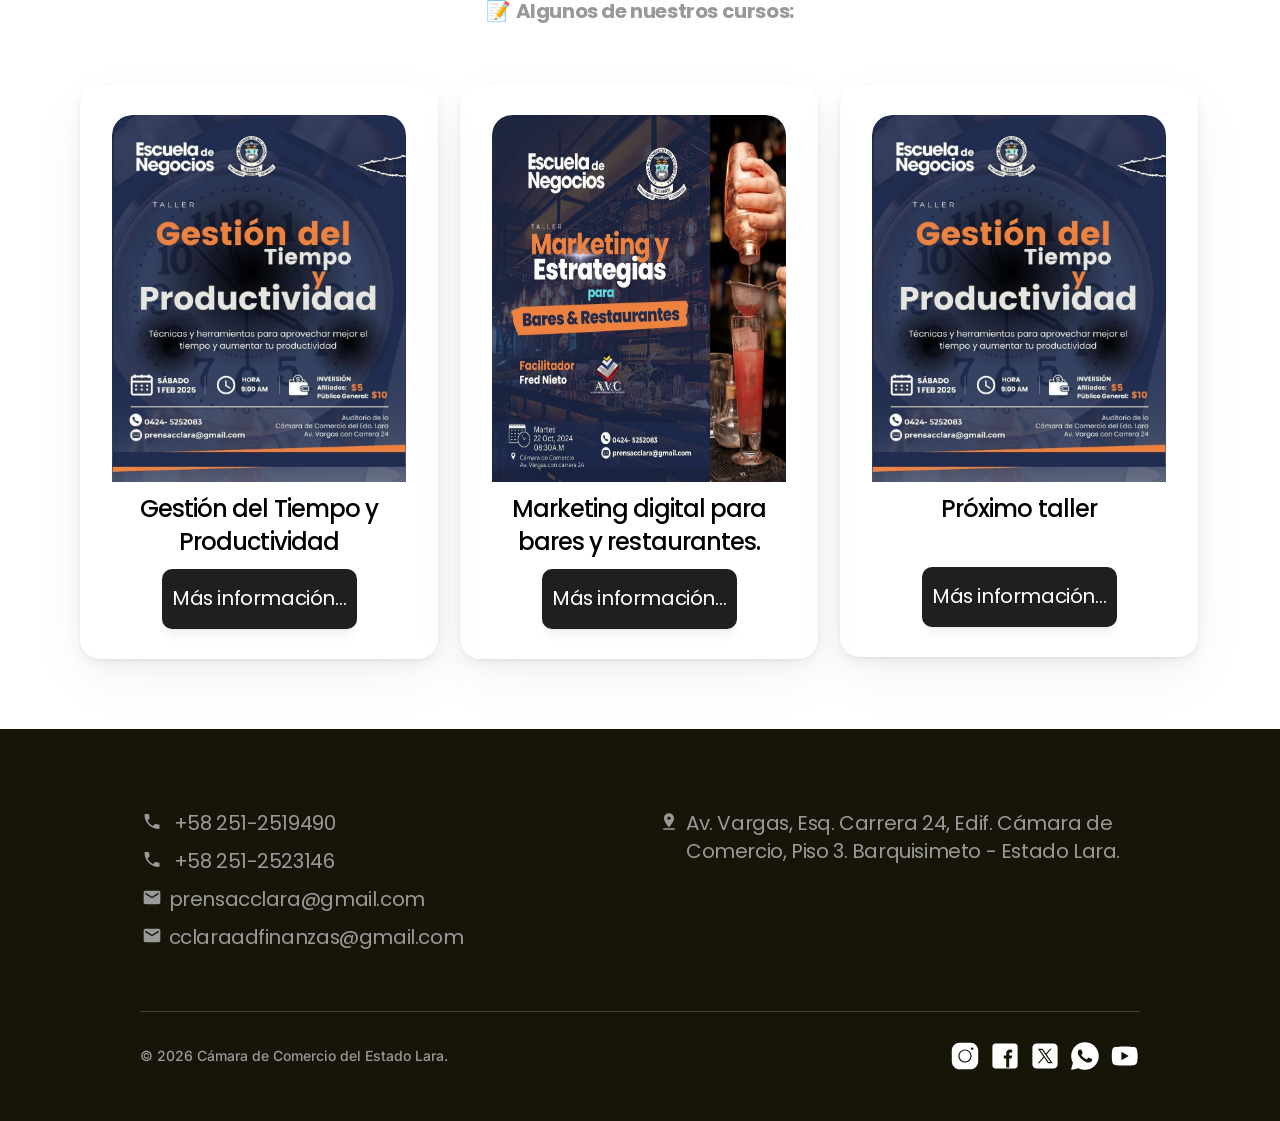
<file: recursos.html>
<!doctype html>
<!-- Made in Framer · framer.com -->
<!-- Published Oct 28, 2026, 7:28 PM UTC -->
<html lang="es-VE">
<head>
	<meta charset="utf-8">
	<meta name="viewport" content="width=device-width">
	<meta name="generator" content="Framer 6396d1e">
	<title>Recursos | Cámara de Comercio Lara</title>
    <link rel="canonical" href="https://camcomerciolara.org.ve/recursos"><meta property="og:url" content="https://camcomerciolara.org.ve/recursos"><meta name="description" content="Documentos, formatos y recursos para afiliados de la Cámara de Comercio del Estado Lara.">
    <meta name="framer-search-index" content="/assets/fu/sites/qvVd5x1oqgm8UECJxH6ip/searchIndex-bVcQZ0W7D3Bi.json">
    <meta name="framer-search-index-fallback" content="/assets/fu/sites/qvVd5x1oqgm8UECJxH6ip/searchIndex-euTjOfodGPNb.json">
    <link href="/assets/fu/images/rtGBe6erPjxikh9yQqqmnPoD8.png" rel="icon" media="(prefers-color-scheme: light)">
    <link href="/assets/fu/images/SMGLBYGvixK3QliwaBblkckESlc.png" rel="icon" media="(prefers-color-scheme: dark)">
    <!-- Open Graph -->
    <meta property="og:type" content="website">
<!-- ccl:head -->
<link rel="apple-touch-icon" href="/assets/apple-touch-icon.png">
<meta property="og:image" content="https://camcomerciolara.org.ve/assets/og-image.png">
<meta name="twitter:image" content="https://camcomerciolara.org.ve/assets/og-image.png">
<meta property="og:site_name" content="Cámara de Comercio Lara">
<meta property="og:locale" content="es_VE">
<script>window.CCL_FORMS={"":"https://formspree.io/f/xaeejrnl","/afiliarse":"https://formspree.io/f/mvkkrezz"}</script>
<!-- /ccl:head -->
    <meta property="og:title" content="Recursos | Cámara de Comercio Lara">
    <meta property="og:description" content="Documentos, formatos y recursos para afiliados de la Cámara de Comercio del Estado Lara.">
    <!-- X -->
    <meta name="twitter:card" content="summary_large_image">
    <meta name="twitter:title" content="Recursos | Cámara de Comercio Lara">
    <meta name="twitter:description" content="Documentos, formatos y recursos para afiliados de la Cámara de Comercio del Estado Lara.">
	
	
	
	
	<!-- Start of headStart -->
    
    <!-- End of headStart -->
	
	<style data-framer-font-css>/* cyrillic-ext */
@font-face {
  font-family: 'Inter';
  font-style: normal;
  font-weight: 500;
  font-display: swap;
  src: url(/assets/gfonts/s/inter/v20/UcCO3FwrK3iLTeHuS_nVMrMxCp50SjIw2boKoduKmMEVuI6fAZJhiI2B.woff2) format('woff2');
  unicode-range: U+0460-052F, U+1C80-1C8A, U+20B4, U+2DE0-2DFF, U+A640-A69F, U+FE2E-FE2F;
}
/* cyrillic */
@font-face {
  font-family: 'Inter';
  font-style: normal;
  font-weight: 500;
  font-display: swap;
  src: url(/assets/gfonts/s/inter/v20/UcCO3FwrK3iLTeHuS_nVMrMxCp50SjIw2boKoduKmMEVuI6fAZthiI2B.woff2) format('woff2');
  unicode-range: U+0301, U+0400-045F, U+0490-0491, U+04B0-04B1, U+2116;
}
/* greek-ext */
@font-face {
  font-family: 'Inter';
  font-style: normal;
  font-weight: 500;
  font-display: swap;
  src: url(/assets/gfonts/s/inter/v20/UcCO3FwrK3iLTeHuS_nVMrMxCp50SjIw2boKoduKmMEVuI6fAZNhiI2B.woff2) format('woff2');
  unicode-range: U+1F00-1FFF;
}
/* greek */
@font-face {
  font-family: 'Inter';
  font-style: normal;
  font-weight: 500;
  font-display: swap;
  src: url(/assets/gfonts/s/inter/v20/UcCO3FwrK3iLTeHuS_nVMrMxCp50SjIw2boKoduKmMEVuI6fAZxhiI2B.woff2) format('woff2');
  unicode-range: U+0370-0377, U+037A-037F, U+0384-038A, U+038C, U+038E-03A1, U+03A3-03FF;
}
/* vietnamese */
@font-face {
  font-family: 'Inter';
  font-style: normal;
  font-weight: 500;
  font-display: swap;
  src: url(/assets/gfonts/s/inter/v20/UcCO3FwrK3iLTeHuS_nVMrMxCp50SjIw2boKoduKmMEVuI6fAZBhiI2B.woff2) format('woff2');
  unicode-range: U+0102-0103, U+0110-0111, U+0128-0129, U+0168-0169, U+01A0-01A1, U+01AF-01B0, U+0300-0301, U+0303-0304, U+0308-0309, U+0323, U+0329, U+1EA0-1EF9, U+20AB;
}
/* latin-ext */
@font-face {
  font-family: 'Inter';
  font-style: normal;
  font-weight: 500;
  font-display: swap;
  src: url(/assets/gfonts/s/inter/v20/UcCO3FwrK3iLTeHuS_nVMrMxCp50SjIw2boKoduKmMEVuI6fAZFhiI2B.woff2) format('woff2');
  unicode-range: U+0100-02BA, U+02BD-02C5, U+02C7-02CC, U+02CE-02D7, U+02DD-02FF, U+0304, U+0308, U+0329, U+1D00-1DBF, U+1E00-1E9F, U+1EF2-1EFF, U+2020, U+20A0-20AB, U+20AD-20C4, U+2113, U+2C60-2C7F, U+A720-A7FF;
}
/* latin */
@font-face {
  font-family: 'Inter';
  font-style: normal;
  font-weight: 500;
  font-display: swap;
  src: url(/assets/gfonts/s/inter/v20/UcCO3FwrK3iLTeHuS_nVMrMxCp50SjIw2boKoduKmMEVuI6fAZ9hiA.woff2) format('woff2');
  unicode-range: U+0000-00FF, U+0131, U+0152-0153, U+02BB-02BC, U+02C6, U+02DA, U+02DC, U+0304, U+0308, U+0329, U+2000-206F, U+20AC, U+2122, U+2191, U+2193, U+2212, U+2215, U+FEFF, U+FFFD;
}
/* cyrillic-ext */
@font-face {
  font-family: 'Fragment Mono';
  font-style: normal;
  font-weight: 400;
  src: url(/assets/gfonts/s/fragmentmono/v6/4iCr6K5wfMRRjxp0DA6-2CLnB45HhrUI.woff2) format('woff2');
  unicode-range: U+0460-052F, U+1C80-1C8A, U+20B4, U+2DE0-2DFF, U+A640-A69F, U+FE2E-FE2F;
}
/* latin-ext */
@font-face {
  font-family: 'Fragment Mono';
  font-style: normal;
  font-weight: 400;
  src: url(/assets/gfonts/s/fragmentmono/v6/4iCr6K5wfMRRjxp0DA6-2CLnB41HhrUI.woff2) format('woff2');
  unicode-range: U+0100-02BA, U+02BD-02C5, U+02C7-02CC, U+02CE-02D7, U+02DD-02FF, U+0304, U+0308, U+0329, U+1D00-1DBF, U+1E00-1E9F, U+1EF2-1EFF, U+2020, U+20A0-20AB, U+20AD-20C4, U+2113, U+2C60-2C7F, U+A720-A7FF;
}
/* latin */
@font-face {
  font-family: 'Fragment Mono';
  font-style: normal;
  font-weight: 400;
  src: url(/assets/gfonts/s/fragmentmono/v6/4iCr6K5wfMRRjxp0DA6-2CLnB4NHhg.woff2) format('woff2');
  unicode-range: U+0000-00FF, U+0131, U+0152-0153, U+02BB-02BC, U+02C6, U+02DA, U+02DC, U+0304, U+0308, U+0329, U+2000-206F, U+20AC, U+2122, U+2191, U+2193, U+2212, U+2215, U+FEFF, U+FFFD;
}

@font-face { font-family: "Inter"; src: url("/assets/fu/assets/5vvr9Vy74if2I6bQbJvbw7SY1pQ.woff2"); font-display: swap; font-style: normal; font-weight: 400; unicode-range: U+0460-052F, U+1C80-1C88, U+20B4, U+2DE0-2DFF, U+A640-A69F, U+FE2E-FE2F }
@font-face { font-family: "Inter"; src: url("/assets/fu/assets/EOr0mi4hNtlgWNn9if640EZzXCo.woff2"); font-display: swap; font-style: normal; font-weight: 400; unicode-range: U+0301, U+0400-045F, U+0490-0491, U+04B0-04B1, U+2116 }
@font-face { font-family: "Inter"; src: url("/assets/fu/assets/Y9k9QrlZAqio88Klkmbd8VoMQc.woff2"); font-display: swap; font-style: normal; font-weight: 400; unicode-range: U+1F00-1FFF }
@font-face { font-family: "Inter"; src: url("/assets/fu/assets/OYrD2tBIBPvoJXiIHnLoOXnY9M.woff2"); font-display: swap; font-style: normal; font-weight: 400; unicode-range: U+0370-03FF }
@font-face { font-family: "Inter"; src: url("/assets/fu/assets/JeYwfuaPfZHQhEG8U5gtPDZ7WQ.woff2"); font-display: swap; font-style: normal; font-weight: 400; unicode-range: U+0100-024F, U+0259, U+1E00-1EFF, U+2020, U+20A0-20AB, U+20AD-20CF, U+2113, U+2C60-2C7F, U+A720-A7FF }
@font-face { font-family: "Inter"; src: url("/assets/fu/assets/GrgcKwrN6d3Uz8EwcLHZxwEfC4.woff2"); font-display: swap; font-style: normal; font-weight: 400; unicode-range: U+0000-00FF, U+0131, U+0152-0153, U+02BB-02BC, U+02C6, U+02DA, U+02DC, U+2000-206F, U+2070, U+2074-207E, U+2080-208E, U+20AC, U+2122, U+2191, U+2193, U+2212, U+2215, U+FEFF, U+FFFD }
@font-face { font-family: "Inter"; src: url("/assets/fu/assets/b6Y37FthZeALduNqHicBT6FutY.woff2"); font-display: swap; font-style: normal; font-weight: 400; unicode-range: U+0102-0103, U+0110-0111, U+0128-0129, U+0168-0169, U+01A0-01A1, U+01AF-01B0, U+1EA0-1EF9, U+20AB }
@font-face { font-family: "Inter"; src: url("/assets/fu/assets/vQyevYAyHtARFwPqUzQGpnDs.woff2"); font-display: swap; font-style: normal; font-weight: 400; unicode-range: U+0000-00FF, U+0131, U+0152-0153, U+02BB-02BC, U+02C6, U+02DA, U+02DC, U+2000-206F, U+2074, U+20AC, U+2122, U+2191, U+2193, U+2212, U+2215, U+FEFF, U+FFFD }
@font-face { font-family: "Inter"; src: url("/assets/fu/assets/mkY5Sgyq51ik0AMrSBwhm9DJg.woff2"); font-style: normal; font-weight: 900; unicode-range: U+0460-052F, U+1C80-1C88, U+20B4, U+2DE0-2DFF, U+A640-A69F, U+FE2E-FE2F }
@font-face { font-family: "Inter"; src: url("/assets/fu/assets/X5hj6qzcHUYv7h1390c8Rhm6550.woff2"); font-style: normal; font-weight: 900; unicode-range: U+0301, U+0400-045F, U+0490-0491, U+04B0-04B1, U+2116 }
@font-face { font-family: "Inter"; src: url("/assets/fu/assets/gQhNpS3tN86g8RcVKYUUaKt2oMQ.woff2"); font-style: normal; font-weight: 900; unicode-range: U+1F00-1FFF }
@font-face { font-family: "Inter"; src: url("/assets/fu/assets/cugnVhSraaRyANCaUtI5FV17wk.woff2"); font-style: normal; font-weight: 900; unicode-range: U+0370-03FF }
@font-face { font-family: "Inter"; src: url("/assets/fu/assets/5HcVoGak8k5agFJSaKa4floXVu0.woff2"); font-style: normal; font-weight: 900; unicode-range: U+0100-024F, U+0259, U+1E00-1EFF, U+2020, U+20A0-20AB, U+20AD-20CF, U+2113, U+2C60-2C7F, U+A720-A7FF }
@font-face { font-family: "Inter"; src: url("/assets/fu/assets/jn4BtSPLlS0NDp1KiFAtFKiiY0o.woff2"); font-style: normal; font-weight: 900; unicode-range: U+0000-00FF, U+0131, U+0152-0153, U+02BB-02BC, U+02C6, U+02DA, U+02DC, U+2000-206F, U+2074, U+20AC, U+2122, U+2191, U+2193, U+2212, U+2215, U+FEFF, U+FFFD }
@font-face { font-family: "Inter"; src: url("/assets/fu/assets/P2Bw01CtL0b9wqygO0sSVogWbo.woff2"); font-style: normal; font-weight: 900; unicode-range: U+0102-0103, U+0110-0111, U+0128-0129, U+0168-0169, U+01A0-01A1, U+01AF-01B0, U+1EA0-1EF9, U+20AB }
@font-face { font-family: "Inter"; src: url("/assets/fu/assets/05KsVHGDmqXSBXM4yRZ65P8i0s.woff2"); font-style: italic; font-weight: 900; unicode-range: U+0460-052F, U+1C80-1C88, U+20B4, U+2DE0-2DFF, U+A640-A69F, U+FE2E-FE2F }
@font-face { font-family: "Inter"; src: url("/assets/fu/assets/ky8ovPukK4dJ1Pxq74qGhOqCYI.woff2"); font-style: italic; font-weight: 900; unicode-range: U+0301, U+0400-045F, U+0490-0491, U+04B0-04B1, U+2116 }
@font-face { font-family: "Inter"; src: url("/assets/fu/assets/vvNSqIj42qeQ2bvCRBIWKHscrc.woff2"); font-style: italic; font-weight: 900; unicode-range: U+1F00-1FFF }
@font-face { font-family: "Inter"; src: url("/assets/fu/assets/3ZmXbBKToJifDV9gwcifVd1tEY.woff2"); font-style: italic; font-weight: 900; unicode-range: U+0370-03FF }
@font-face { font-family: "Inter"; src: url("/assets/fu/assets/FNfhX3dt4ChuLJq2PwdlxHO7PU.woff2"); font-style: italic; font-weight: 900; unicode-range: U+0100-024F, U+0259, U+1E00-1EFF, U+2020, U+20A0-20AB, U+20AD-20CF, U+2113, U+2C60-2C7F, U+A720-A7FF }
@font-face { font-family: "Inter"; src: url("/assets/fu/assets/g0c8vEViiXNlKAgI4Ymmk3Ig.woff2"); font-style: italic; font-weight: 900; unicode-range: U+0000-00FF, U+0131, U+0152-0153, U+02BB-02BC, U+02C6, U+02DA, U+02DC, U+2000-206F, U+2074, U+20AC, U+2122, U+2191, U+2193, U+2212, U+2215, U+FEFF, U+FFFD }
@font-face { font-family: "Inter"; src: url("/assets/fu/assets/efTfQcBJ53kM2pB1hezSZ3RDUFs.woff2"); font-style: italic; font-weight: 900; unicode-range: U+0102-0103, U+0110-0111, U+0128-0129, U+0168-0169, U+01A0-01A1, U+01AF-01B0, U+1EA0-1EF9, U+20AB }
@font-face { font-family: "Inter"; src: url("/assets/fu/assets/H89BbHkbHDzlxZzxi8uPzTsp90.woff2"); font-display: swap; font-style: italic; font-weight: 700; unicode-range: U+0460-052F, U+1C80-1C88, U+20B4, U+2DE0-2DFF, U+A640-A69F, U+FE2E-FE2F }
@font-face { font-family: "Inter"; src: url("/assets/fu/assets/u6gJwDuwB143kpNK1T1MDKDWkMc.woff2"); font-display: swap; font-style: italic; font-weight: 700; unicode-range: U+0301, U+0400-045F, U+0490-0491, U+04B0-04B1, U+2116 }
@font-face { font-family: "Inter"; src: url("/assets/fu/assets/43sJ6MfOPh1LCJt46OvyDuSbA6o.woff2"); font-display: swap; font-style: italic; font-weight: 700; unicode-range: U+1F00-1FFF }
@font-face { font-family: "Inter"; src: url("/assets/fu/assets/wccHG0r4gBDAIRhfHiOlq6oEkqw.woff2"); font-display: swap; font-style: italic; font-weight: 700; unicode-range: U+0370-03FF }
@font-face { font-family: "Inter"; src: url("/assets/fu/assets/WZ367JPwf9bRW6LdTHN8rXgSjw.woff2"); font-display: swap; font-style: italic; font-weight: 700; unicode-range: U+0100-024F, U+0259, U+1E00-1EFF, U+2020, U+20A0-20AB, U+20AD-20CF, U+2113, U+2C60-2C7F, U+A720-A7FF }
@font-face { font-family: "Inter"; src: url("/assets/fu/assets/QxmhnWTzLtyjIiZcfaLIJ8EFBXU.woff2"); font-display: swap; font-style: italic; font-weight: 700; unicode-range: U+0000-00FF, U+0131, U+0152-0153, U+02BB-02BC, U+02C6, U+02DA, U+02DC, U+2000-206F, U+2074, U+20AC, U+2122, U+2191, U+2193, U+2212, U+2215, U+FEFF, U+FFFD }
@font-face { font-family: "Inter"; src: url("/assets/fu/assets/2A4Xx7CngadFGlVV4xrO06OBHY.woff2"); font-display: swap; font-style: italic; font-weight: 700; unicode-range: U+0102-0103, U+0110-0111, U+0128-0129, U+0168-0169, U+01A0-01A1, U+01AF-01B0, U+1EA0-1EF9, U+20AB }
@font-face { font-family: "Inter"; src: url("/assets/fu/assets/hyOgCu0Xnghbimh0pE8QTvtt2AU.woff2"); font-display: swap; font-style: normal; font-weight: 600; unicode-range: U+0460-052F, U+1C80-1C88, U+20B4, U+2DE0-2DFF, U+A640-A69F, U+FE2E-FE2F }
@font-face { font-family: "Inter"; src: url("/assets/fu/assets/NeGmSOXrPBfEFIy5YZeHq17LEDA.woff2"); font-display: swap; font-style: normal; font-weight: 600; unicode-range: U+0301, U+0400-045F, U+0490-0491, U+04B0-04B1, U+2116 }
@font-face { font-family: "Inter"; src: url("/assets/fu/assets/oYaAX5himiTPYuN8vLWnqBbfD2s.woff2"); font-display: swap; font-style: normal; font-weight: 600; unicode-range: U+1F00-1FFF }
@font-face { font-family: "Inter"; src: url("/assets/fu/assets/lEJLP4R0yuCaMCjSXYHtJw72M.woff2"); font-display: swap; font-style: normal; font-weight: 600; unicode-range: U+0370-03FF }
@font-face { font-family: "Inter"; src: url("/assets/fu/assets/cRJyLNuTJR5jbyKzGi33wU9cqIQ.woff2"); font-display: swap; font-style: normal; font-weight: 600; unicode-range: U+0100-024F, U+0259, U+1E00-1EFF, U+2020, U+20A0-20AB, U+20AD-20CF, U+2113, U+2C60-2C7F, U+A720-A7FF }
@font-face { font-family: "Inter"; src: url("/assets/fu/assets/1ZFS7N918ojhhd0nQWdj3jz4w.woff2"); font-display: swap; font-style: normal; font-weight: 600; unicode-range: U+0000-00FF, U+0131, U+0152-0153, U+02BB-02BC, U+02C6, U+02DA, U+02DC, U+2000-206F, U+2074, U+20AC, U+2122, U+2191, U+2193, U+2212, U+2215, U+FEFF, U+FFFD }
@font-face { font-family: "Inter"; src: url("/assets/fu/assets/A0Wcc7NgXMjUuFdquHDrIZpzZw0.woff2"); font-display: swap; font-style: normal; font-weight: 600; unicode-range: U+0102-0103, U+0110-0111, U+0128-0129, U+0168-0169, U+01A0-01A1, U+01AF-01B0, U+1EA0-1EF9, U+20AB }
@font-face { font-family: "Inter"; src: url("/assets/fu/assets/DpPBYI0sL4fYLgAkX8KXOPVt7c.woff2"); font-display: swap; font-style: normal; font-weight: 700; unicode-range: U+0460-052F, U+1C80-1C88, U+20B4, U+2DE0-2DFF, U+A640-A69F, U+FE2E-FE2F }
@font-face { font-family: "Inter"; src: url("/assets/fu/assets/4RAEQdEOrcnDkhHiiCbJOw92Lk.woff2"); font-display: swap; font-style: normal; font-weight: 700; unicode-range: U+0301, U+0400-045F, U+0490-0491, U+04B0-04B1, U+2116 }
@font-face { font-family: "Inter"; src: url("/assets/fu/assets/1K3W8DizY3v4emK8Mb08YHxTbs.woff2"); font-display: swap; font-style: normal; font-weight: 700; unicode-range: U+1F00-1FFF }
@font-face { font-family: "Inter"; src: url("/assets/fu/assets/tUSCtfYVM1I1IchuyCwz9gDdQ.woff2"); font-display: swap; font-style: normal; font-weight: 700; unicode-range: U+0370-03FF }
@font-face { font-family: "Inter"; src: url("/assets/fu/assets/VgYFWiwsAC5OYxAycRXXvhze58.woff2"); font-display: swap; font-style: normal; font-weight: 700; unicode-range: U+0100-024F, U+0259, U+1E00-1EFF, U+2020, U+20A0-20AB, U+20AD-20CF, U+2113, U+2C60-2C7F, U+A720-A7FF }
@font-face { font-family: "Inter"; src: url("/assets/fu/assets/DXD0Q7LSl7HEvDzucnyLnGBHM.woff2"); font-display: swap; font-style: normal; font-weight: 700; unicode-range: U+0000-00FF, U+0131, U+0152-0153, U+02BB-02BC, U+02C6, U+02DA, U+02DC, U+2000-206F, U+2074, U+20AC, U+2122, U+2191, U+2193, U+2212, U+2215, U+FEFF, U+FFFD }
@font-face { font-family: "Inter"; src: url("/assets/fu/assets/GIryZETIX4IFypco5pYZONKhJIo.woff2"); font-display: swap; font-style: normal; font-weight: 700; unicode-range: U+0102-0103, U+0110-0111, U+0128-0129, U+0168-0169, U+01A0-01A1, U+01AF-01B0, U+1EA0-1EF9, U+20AB }
@font-face { font-family: "Inter"; src: url("/assets/fu/assets/CfMzU8w2e7tHgF4T4rATMPuWosA.woff2"); font-display: swap; font-style: italic; font-weight: 400; unicode-range: U+0460-052F, U+1C80-1C88, U+20B4, U+2DE0-2DFF, U+A640-A69F, U+FE2E-FE2F }
@font-face { font-family: "Inter"; src: url("/assets/fu/assets/867QObYax8ANsfX4TGEVU9YiCM.woff2"); font-display: swap; font-style: italic; font-weight: 400; unicode-range: U+0301, U+0400-045F, U+0490-0491, U+04B0-04B1, U+2116 }
@font-face { font-family: "Inter"; src: url("/assets/fu/assets/Oyn2ZbENFdnW7mt2Lzjk1h9Zb9k.woff2"); font-display: swap; font-style: italic; font-weight: 400; unicode-range: U+1F00-1FFF }
@font-face { font-family: "Inter"; src: url("/assets/fu/assets/cdAe8hgZ1cMyLu9g005pAW3xMo.woff2"); font-display: swap; font-style: italic; font-weight: 400; unicode-range: U+0370-03FF }
@font-face { font-family: "Inter"; src: url("/assets/fu/assets/DOfvtmE1UplCq161m6Hj8CSQYg.woff2"); font-display: swap; font-style: italic; font-weight: 400; unicode-range: U+0100-024F, U+0259, U+1E00-1EFF, U+2020, U+20A0-20AB, U+20AD-20CF, U+2113, U+2C60-2C7F, U+A720-A7FF }
@font-face { font-family: "Inter"; src: url("/assets/fu/assets/vFzuJY0c65av44uhEKB6vyjFMg.woff2"); font-display: swap; font-style: italic; font-weight: 400; unicode-range: U+0000-00FF, U+0131, U+0152-0153, U+02BB-02BC, U+02C6, U+02DA, U+02DC, U+2000-206F, U+2074, U+20AC, U+2122, U+2191, U+2193, U+2212, U+2215, U+FEFF, U+FFFD }
@font-face { font-family: "Inter"; src: url("/assets/fu/assets/tKtBcDnBMevsEEJKdNGhhkLzYo.woff2"); font-display: swap; font-style: italic; font-weight: 400; unicode-range: U+0102-0103, U+0110-0111, U+0128-0129, U+0168-0169, U+01A0-01A1, U+01AF-01B0, U+1EA0-1EF9, U+20AB }
@font-face { font-family: "Inter"; src: url("/assets/fu/assets/syRNPWzAMIrcJ3wIlPIP43KjQs.woff2"); font-display: swap; font-style: normal; font-weight: 700; unicode-range: U+0000-00FF, U+0131, U+0152-0153, U+02BB-02BC, U+02C6, U+02DA, U+02DC, U+2000-206F, U+2070, U+2074-207E, U+2080-208E, U+20AC, U+2122, U+2191, U+2193, U+2212, U+2215, U+FEFF, U+FFFD }
@font-face { font-family: "Inter"; src: url("/assets/fu/assets/vxBnBhH8768IFAXAb4Qf6wQHKs.woff2"); font-display: swap; font-style: italic; font-weight: 600; unicode-range: U+0460-052F, U+1C80-1C88, U+20B4, U+2DE0-2DFF, U+A640-A69F, U+FE2E-FE2F }
@font-face { font-family: "Inter"; src: url("/assets/fu/assets/zSsEuoJdh8mcFVk976C05ZfQr8.woff2"); font-display: swap; font-style: italic; font-weight: 600; unicode-range: U+0301, U+0400-045F, U+0490-0491, U+04B0-04B1, U+2116 }
@font-face { font-family: "Inter"; src: url("/assets/fu/assets/b8ezwLrN7h2AUoPEENcsTMVJ0.woff2"); font-display: swap; font-style: italic; font-weight: 600; unicode-range: U+1F00-1FFF }
@font-face { font-family: "Inter"; src: url("/assets/fu/assets/mvNEIBLyHbscgHtwfsByjXUz3XY.woff2"); font-display: swap; font-style: italic; font-weight: 600; unicode-range: U+0370-03FF }
@font-face { font-family: "Inter"; src: url("/assets/fu/assets/6FI2EneKzM3qBy5foOZXey7coCA.woff2"); font-display: swap; font-style: italic; font-weight: 600; unicode-range: U+0100-024F, U+0259, U+1E00-1EFF, U+2020, U+20A0-20AB, U+20AD-20CF, U+2113, U+2C60-2C7F, U+A720-A7FF }
@font-face { font-family: "Inter"; src: url("/assets/fu/assets/qrVgiXNd6RuQjETYQiVQ9nqCk.woff2"); font-display: swap; font-style: italic; font-weight: 600; unicode-range: U+0000-00FF, U+0131, U+0152-0153, U+02BB-02BC, U+02C6, U+02DA, U+02DC, U+2000-206F, U+2074, U+20AC, U+2122, U+2191, U+2193, U+2212, U+2215, U+FEFF, U+FFFD }
@font-face { font-family: "Inter"; src: url("/assets/fu/assets/NHHeAKJVP0ZWHk5YZnQQChIsBM.woff2"); font-display: swap; font-style: italic; font-weight: 600; unicode-range: U+0102-0103, U+0110-0111, U+0128-0129, U+0168-0169, U+01A0-01A1, U+01AF-01B0, U+1EA0-1EF9, U+20AB }
@font-face { font-family: "Poppins"; src: url("/assets/fu/third-party-assets/fontshare/wf/EOHGWBZYYKO6R4PWP4S2B3FFWHHBEZN6/UWQLMF4AFWLXCJQCFV3WRVYC77KZXPRB/FYG6OCH7XOLUUSZTIZE65ATBZWF623O4.woff2"); font-display: swap; font-style: normal; font-weight: 700 }
@font-face { font-family: "Poppins"; src: url("/assets/fu/third-party-assets/fontshare/wf/NC2MP33RO4WQTSTEEAWBJLAEXNCNEQVF/7F4U3COKLHQH4WUH3AXPC7N4UELEWJQN/JMWNCAGBH3TLANIVQPVABVAVNV5QERTH.woff2"); font-display: swap; font-style: normal; font-weight: 400 }
@font-face { font-family: "Poppins"; src: url("/assets/fu/third-party-assets/fontshare/wf/22GWRXQXMICIWABQXFWKIWZIILKO5JDJ/2BBKMSVLV5CSDOZ7HEEECOTKPOVVJOC3/RNFY4UJD36462ZMGEIC5I7KNE73BPOAU.woff2"); font-style: normal; font-weight: 900 }
@font-face { font-family: "Poppins"; src: url("/assets/fu/third-party-assets/fontshare/wf/2PWH5ACYHQEXIHGDLY5OWYMAC3F65AK5/OD6JOLYDRZZOKZGAPOMF7QEWPC5DTZS6/F5IVXJVPQ2DIFNG5HQZ7NI5VG7P7VDLV.woff2"); font-style: italic; font-weight: 900 }
@font-face { font-family: "Poppins"; src: url("/assets/fu/third-party-assets/fontshare/wf/JQL34MORONR7D7BXOVTX3KBGJGEJQ5BJ/CKUZVY5SFANCFAT7FS3MP6ZL4BMEWCJE/NOLRWF3JBJ434MILPG5RB6R2B4HGRSZB.woff2"); font-display: swap; font-style: italic; font-weight: 700 }
@font-face { font-family: "Poppins"; src: url("/assets/fu/third-party-assets/fontshare/wf/7LLTLAW3NRWOADG4II2JGKZC6OSEMBQC/EYFXWX77PEMPU645EAWOTG22E375GULW/SSNNTU67MMJH4CSWT443B4KJ7OB4WFHF.woff2"); font-display: swap; font-style: italic; font-weight: 400 }
@font-face { font-family: "Poppins"; src: url("/assets/fu/third-party-assets/fontshare/wf/K4RHKGAGLQZBXEZQT2O2AGSLKJF2E4YC/JRUTXNFPWLFGIEVSSEYOW7EP7TYM3V6A/UCDYLFFGLZRGCFY5GYDYM5LDB52BAR5M.woff2"); font-display: swap; font-style: normal; font-weight: 500 }
@font-face { font-family: "Poppins"; src: url("/assets/fu/third-party-assets/fontshare/wf/4HH4RITHYMRL7VREMN2WV2L6LQZKPRWE/ZWMGJ4LKTJ4NT5NKCHS5WLI6CRRRO2SE/OFRM3ATAEVJKZWGG6S4JN4P6SBPN2BLD.woff2"); font-display: swap; font-style: italic; font-weight: 500 }
@font-face { font-family: "Poppins"; src: url("/assets/fu/third-party-assets/fontshare/wf/E6J4GS76KHNRRUWODFCFOX2JRKNRSFVY/3GYVT5S4AH7VMPASDDKOTIPV6P3WJXGI/24R4YOH3G2SFDSTCNHOVGYEX3DMRC3CE.woff2"); font-display: swap; font-style: normal; font-weight: 600 }
@font-face { font-family: "Inter Placeholder"; src: local("Arial"); ascent-override: 89.79%; descent-override: 22.36%; line-gap-override: 0.00%; size-adjust: 107.89% }
@font-face { font-family: "Poppins Placeholder"; src: local("Arial"); ascent-override: 91.95%; descent-override: 30.94%; line-gap-override: 7.96%; size-adjust: 113.11% }</style>
	<link href="https://fonts.gstatic.com" rel="preconnect" crossorigin>
	
	<meta name="robots" content="index, follow, max-image-preview:large"><style data-framer-breakpoint-css>@media(min-width: 1200px){.hidden-a4jv9s{display:none!important}}@media(min-width: 810px) and (max-width: 1199.98px){.hidden-1yy0s0x{display:none!important}}@media(max-width: 809.98px){.hidden-1dfdd0p{display:none!important}}@media(min-width: 1200px){.hidden-m44vip{display:none!important}}@media(min-width: 810px) and (max-width: 1199.98px){.hidden-xug17x{display:none!important}}@media(max-width: 809.98px){.hidden-rttqvg{display:none!important}}</style><style data-framer-css-ssr-minified data-framer-components="framer-lib-cursors-host framer-DO5XE PropertyOverrides framer-sNRu0 framer-lib-combinedCSSRules framer-BbHxH framer-81bG7">html,body,#main{box-sizing:border-box;margin:0;padding:0}:root{-webkit-font-smoothing:antialiased;-moz-osx-font-smoothing:grayscale}*{box-sizing:border-box;-webkit-font-smoothing:inherit}h1,h2,h3,h4,h5,h6,p,figure{margin:0}body,input,textarea,select,button{font-family:sans-serif;font-size:12px}body{--token-e23e87f1-17f7-4335-a329-89e0b8eec106:#201e1e;--token-499ab5eb-1675-4f2a-87bc-92b2b9462476:#fff;--token-66b90def-d7b3-4c7a-b356-2e9c549e398f:#063;--token-5af3bcb4-72a9-481d-b0e2-9d81d0d4efd8:#cdebf5;--token-10d2e388-2bda-48e5-b4ec-725acf568f4d:#ba0000;--token-ad7b2016-d494-4c5e-a4da-a40dd9db57dd:#fc0;--token-1bc3b54e-1a06-4b36-95a6-3a95a29fb12d:#999;--token-7d3fadfd-d79b-4118-a2fa-b9dad919f122:#202d50}@supports (z-index:calc(infinity)){#__framer-badge-container{--infinity:infinity}}#__framer-badge-container{pointer-events:none;width:100%;z-index:calc(var(--infinity,2147480000));justify-content:flex-end;padding:20px;display:flex;position:fixed;bottom:0}body{--framer-will-change-override:none}@supports (background:-webkit-named-image(i)) and (not (grid-template-rows:subgrid)){body{--framer-will-change-override:transform}}body{--framer-will-change-filter-override:none}@supports (background:-webkit-named-image(i)) and (not (position-area:top right)){body{--framer-will-change-filter-override:filter}}[data-framer-component-type]{position:absolute}[data-framer-component-type=Text]{cursor:inherit}[data-framer-component-text-autosized] *{white-space:pre}[data-framer-component-type=Text]>*{text-align:var(--framer-text-alignment,start)}[data-framer-component-type=Text] span span,[data-framer-component-type=Text] p span,[data-framer-component-type=Text] h1 span,[data-framer-component-type=Text] h2 span,[data-framer-component-type=Text] h3 span,[data-framer-component-type=Text] h4 span,[data-framer-component-type=Text] h5 span,[data-framer-component-type=Text] h6 span{display:block}[data-framer-component-type=Text] span span span,[data-framer-component-type=Text] p span span,[data-framer-component-type=Text] h1 span span,[data-framer-component-type=Text] h2 span span,[data-framer-component-type=Text] h3 span span,[data-framer-component-type=Text] h4 span span,[data-framer-component-type=Text] h5 span span,[data-framer-component-type=Text] h6 span span{display:unset}[data-framer-component-type=Text] div div span,[data-framer-component-type=Text] a div span,[data-framer-component-type=Text] span span span,[data-framer-component-type=Text] p span span,[data-framer-component-type=Text] h1 span span,[data-framer-component-type=Text] h2 span span,[data-framer-component-type=Text] h3 span span,[data-framer-component-type=Text] h4 span span,[data-framer-component-type=Text] h5 span span,[data-framer-component-type=Text] h6 span span,[data-framer-component-type=Text] a{font-family:var(--font-family);font-style:var(--font-style);font-weight:min(calc(var(--framer-font-weight-increase,0) + var(--font-weight,400)), 900);color:var(--text-color);letter-spacing:var(--letter-spacing);font-size:var(--font-size);text-transform:var(--text-transform);--text-decoration:var(--framer-text-decoration-style,solid) var(--framer-text-decoration,none) var(--framer-text-decoration-color,currentcolor) var(--framer-text-decoration-thickness,auto);--text-decoration-skip-ink:var(--framer-text-decoration-skip-ink);--text-underline-offset:var(--framer-text-decoration-offset);line-height:var(--line-height);--font-family:var(--framer-font-family);--font-style:var(--framer-font-style);--font-weight:var(--framer-font-weight);--text-color:var(--framer-text-color);--letter-spacing:var(--framer-letter-spacing);--font-size:var(--framer-font-size);--text-transform:var(--framer-text-transform);--line-height:var(--framer-line-height)}[data-framer-component-type=Text] a,[data-framer-component-type=Text] a div span,[data-framer-component-type=Text] a span span span,[data-framer-component-type=Text] a p span span,[data-framer-component-type=Text] a h1 span span,[data-framer-component-type=Text] a h2 span span,[data-framer-component-type=Text] a h3 span span,[data-framer-component-type=Text] a h4 span span,[data-framer-component-type=Text] a h5 span span,[data-framer-component-type=Text] a h6 span span{--font-family:var(--framer-link-font-family,var(--framer-font-family));--font-style:var(--framer-link-font-style,var(--framer-font-style));--font-weight:var(--framer-link-font-weight,var(--framer-font-weight));--text-color:var(--framer-link-text-color,var(--framer-text-color));--font-size:var(--framer-link-font-size,var(--framer-font-size));--text-transform:var(--framer-link-text-transform,var(--framer-text-transform));--text-decoration:var(--framer-link-text-decoration-style,var(--framer-text-decoration-style,solid)) var(--framer-link-text-decoration,var(--framer-text-decoration,none)) var(--framer-link-text-decoration-color,var(--framer-text-decoration-color,currentcolor)) var(--framer-link-text-decoration-thickness,var(--framer-text-decoration-thickness,auto));--text-decoration-skip-ink:var(--framer-link-text-decoration-skip-ink,var(--framer-text-decoration-skip-ink));--text-underline-offset:var(--framer-link-text-decoration-offset,var(--framer-text-decoration-offset))}[data-framer-component-type=Text] a:hover,[data-framer-component-type=Text] a div span:hover,[data-framer-component-type=Text] a span span span:hover,[data-framer-component-type=Text] a p span span:hover,[data-framer-component-type=Text] a h1 span span:hover,[data-framer-component-type=Text] a h2 span span:hover,[data-framer-component-type=Text] a h3 span span:hover,[data-framer-component-type=Text] a h4 span span:hover,[data-framer-component-type=Text] a h5 span span:hover,[data-framer-component-type=Text] a h6 span span:hover{--font-family:var(--framer-link-hover-font-family,var(--framer-link-font-family,var(--framer-font-family)));--font-style:var(--framer-link-hover-font-style,var(--framer-link-font-style,var(--framer-font-style)));--font-weight:var(--framer-link-hover-font-weight,var(--framer-link-font-weight,var(--framer-font-weight)));--text-color:var(--framer-link-hover-text-color,var(--framer-link-text-color,var(--framer-text-color)));--font-size:var(--framer-link-hover-font-size,var(--framer-link-font-size,var(--framer-font-size)));--text-transform:var(--framer-link-hover-text-transform,var(--framer-link-text-transform,var(--framer-text-transform)));--text-decoration:var(--framer-link-hover-text-decoration-style,var(--framer-link-text-decoration-style,var(--framer-text-decoration-style,solid))) var(--framer-link-hover-text-decoration,var(--framer-link-text-decoration,var(--framer-text-decoration,none))) var(--framer-link-hover-text-decoration-color,var(--framer-link-text-decoration-color,var(--framer-text-decoration-color,currentcolor))) var(--framer-link-hover-text-decoration-thickness,var(--framer-link-text-decoration-thickness,var(--framer-text-decoration-thickness,auto)));--text-decoration-skip-ink:var(--framer-link-hover-text-decoration-skip-ink,var(--framer-link-text-decoration-skip-ink,var(--framer-text-decoration-skip-ink)));--text-underline-offset:var(--framer-link-hover-text-decoration-offset,var(--framer-link-text-decoration-offset,var(--framer-text-decoration-offset)))}[data-framer-component-type=Text].isCurrent a,[data-framer-component-type=Text].isCurrent a div span,[data-framer-component-type=Text].isCurrent a span span span,[data-framer-component-type=Text].isCurrent a p span span,[data-framer-component-type=Text].isCurrent a h1 span span,[data-framer-component-type=Text].isCurrent a h2 span span,[data-framer-component-type=Text].isCurrent a h3 span span,[data-framer-component-type=Text].isCurrent a h4 span span,[data-framer-component-type=Text].isCurrent a h5 span span,[data-framer-component-type=Text].isCurrent a h6 span span{--font-family:var(--framer-link-current-font-family,var(--framer-link-font-family,var(--framer-font-family)));--font-style:var(--framer-link-current-font-style,var(--framer-link-font-style,var(--framer-font-style)));--font-weight:var(--framer-link-current-font-weight,var(--framer-link-font-weight,var(--framer-font-weight)));--text-color:var(--framer-link-current-text-color,var(--framer-link-text-color,var(--framer-text-color)));--font-size:var(--framer-link-current-font-size,var(--framer-link-font-size,var(--framer-font-size)));--text-transform:var(--framer-link-current-text-transform,var(--framer-link-text-transform,var(--framer-text-transform)));--text-decoration:var(--framer-link-current-text-decoration-style,var(--framer-link-text-decoration-style,var(--framer-text-decoration-style,solid))) var(--framer-link-current-text-decoration,var(--framer-link-text-decoration,var(--framer-text-decoration,none))) var(--framer-link-current-text-decoration-color,var(--framer-link-text-decoration-color,var(--framer-text-decoration-color,currentcolor))) var(--framer-link-current-text-decoration-thickness,var(--framer-link-text-decoration-thickness,var(--framer-text-decoration-thickness,auto)));--text-decoration-skip-ink:var(--framer-link-current-text-decoration-skip-ink,var(--framer-link-text-decoration-skip-ink,var(--framer-text-decoration-skip-ink)));--text-underline-offset:var(--framer-link-current-text-decoration-offset,var(--framer-link-text-decoration-offset,var(--framer-text-decoration-offset)))}[data-framer-component-type=RichTextContainer]{outline:none;flex-direction:column;flex-shrink:0;justify-content:flex-start;display:flex}p.framer-text,div.framer-text,figure.framer-text,h1.framer-text,h2.framer-text,h3.framer-text,h4.framer-text,h5.framer-text,h6.framer-text,ol.framer-text,ul.framer-text{margin:0;padding:0}p.framer-text,div.framer-text,h1.framer-text,h2.framer-text,h3.framer-text,h4.framer-text,h5.framer-text,h6.framer-text,li.framer-text,ol.framer-text,ul.framer-text,mark.framer-text,span.framer-text:not([data-text-fill]){font-family:var(--framer-font-family-preview,var(--framer-blockquote-font-family,var(--framer-font-family,Inter, Inter Placeholder, sans-serif)));font-style:var(--framer-font-style-preview,var(--framer-blockquote-font-style,var(--framer-font-style,normal)));font-weight:var(--framer-font-weight-preview,var(--framer-blockquote-font-weight,var(--framer-font-weight,400)));color:var(--framer-blockquote-text-color,var(--framer-text-color,#000));font-size:calc(var(--framer-blockquote-font-size,var(--framer-font-size,16px)) * var(--framer-font-size-scale,1));letter-spacing:var(--framer-blockquote-letter-spacing,var(--framer-letter-spacing,0));text-transform:var(--framer-blockquote-text-transform,var(--framer-text-transform,none));-webkit-text-decoration-line:var(--framer-blockquote-text-decoration,var(--framer-text-decoration,initial));text-decoration-line:var(--framer-blockquote-text-decoration,var(--framer-text-decoration,initial));-webkit-text-decoration-style:var(--framer-blockquote-text-decoration-style,var(--framer-text-decoration-style,initial));text-decoration-style:var(--framer-blockquote-text-decoration-style,var(--framer-text-decoration-style,initial));-webkit-text-decoration-color:var(--framer-blockquote-text-decoration-color,var(--framer-text-decoration-color,initial));text-decoration-color:var(--framer-blockquote-text-decoration-color,var(--framer-text-decoration-color,initial));text-decoration-thickness:var(--framer-blockquote-text-decoration-thickness,var(--framer-text-decoration-thickness,initial));text-decoration-skip-ink:var(--framer-blockquote-text-decoration-skip-ink,var(--framer-text-decoration-skip-ink,initial));text-underline-offset:var(--framer-blockquote-text-decoration-offset,var(--framer-text-decoration-offset,initial));line-height:var(--framer-blockquote-line-height,var(--framer-line-height,1.2em));text-align:var(--framer-blockquote-text-alignment,var(--framer-text-alignment,start));-webkit-text-stroke-width:var(--framer-text-stroke-width,initial);-webkit-text-stroke-color:var(--framer-text-stroke-color,initial);-moz-font-feature-settings:var(--framer-font-open-type-features,initial);-webkit-font-feature-settings:var(--framer-font-open-type-features,initial);font-feature-settings:var(--framer-font-open-type-features,initial);font-variation-settings:var(--framer-font-variation-axes-preview,var(--framer-font-variation-axes,normal));text-wrap:var(--framer-text-wrap-override,var(--framer-text-wrap))}mark.framer-text,p.framer-text,div.framer-text,h1.framer-text,h2.framer-text,h3.framer-text,h4.framer-text,h5.framer-text,h6.framer-text,li.framer-text,ol.framer-text,ul.framer-text{background-color:var(--framer-blockquote-text-background-color,var(--framer-text-background-color,initial));border-radius:var(--framer-blockquote-text-background-radius,var(--framer-text-background-radius,initial));corner-shape:var(--framer-blockquote-text-background-corner-shape,var(--framer-text-background-corner-shape,initial));padding:var(--framer-blockquote-text-background-padding,var(--framer-text-background-padding,initial))}@supports not (color:color(display-p3 1 1 1)){p.framer-text,div.framer-text,h1.framer-text,h2.framer-text,h3.framer-text,h4.framer-text,h5.framer-text,h6.framer-text,li.framer-text,ol.framer-text,ul.framer-text,span.framer-text:not([data-text-fill]){color:var(--framer-blockquote-text-color-rgb,var(--framer-blockquote-text-color,var(--framer-text-color-rgb,var(--framer-text-color,#000))));-webkit-text-stroke-color:var(--framer-text-stroke-color-rgb,var(--framer-text-stroke-color,initial))}mark.framer-text{background-color:var(--framer-blockquote-text-background-color-rgb,var(--framer-blockquote-text-background-color,var(--framer-text-background-color-rgb,var(--framer-text-background-color,initial))))}}.framer-fit-text .framer-text{white-space:nowrap;white-space-collapse:preserve}strong.framer-text{font-family:var(--framer-blockquote-font-family-bold,var(--framer-font-family-bold));font-style:var(--framer-blockquote-font-style-bold,var(--framer-font-style-bold));font-weight:var(--framer-blockquote-font-weight-bold,var(--framer-font-weight-bold,bolder));font-variation-settings:var(--framer-blockquote-font-variation-axes-bold,var(--framer-font-variation-axes-bold))}em.framer-text{font-family:var(--framer-blockquote-font-family-italic,var(--framer-font-family-italic));font-style:var(--framer-blockquote-font-style-italic,var(--framer-font-style-italic,italic));font-weight:var(--framer-blockquote-font-weight-italic,var(--framer-font-weight-italic));font-variation-settings:var(--framer-blockquote-font-variation-axes-italic,var(--framer-font-variation-axes-italic))}em.framer-text>strong.framer-text{font-family:var(--framer-blockquote-font-family-bold-italic,var(--framer-font-family-bold-italic));font-style:var(--framer-blockquote-font-style-bold-italic,var(--framer-font-style-bold-italic,italic));font-weight:var(--framer-blockquote-font-weight-bold-italic,var(--framer-font-weight-bold-italic,bolder));font-variation-settings:var(--framer-blockquote-font-variation-axes-bold-italic,var(--framer-font-variation-axes-bold-italic))}p.framer-text:not(:first-child),div.framer-text:not(:first-child),h1.framer-text:not(:first-child),h2.framer-text:not(:first-child),h3.framer-text:not(:first-child),h4.framer-text:not(:first-child),h5.framer-text:not(:first-child),h6.framer-text:not(:first-child),ol.framer-text:not(:first-child),ul.framer-text:not(:first-child),blockquote.framer-text:not(:first-child),table.framer-text:not(:first-child),figure.framer-text:not(:first-child),.framer-image.framer-text:not(:first-child){margin-top:var(--framer-blockquote-paragraph-spacing,var(--framer-paragraph-spacing,0))}li.framer-text>ul.framer-text:nth-child(2),li.framer-text>ol.framer-text:nth-child(2){margin-top:0}.framer-text[data-text-fill]{-webkit-text-fill-color:transparent;padding:max(0em, calc(calc(1.3em - var(--framer-blockquote-line-height,var(--framer-line-height,1.3em))) / 2));margin:min(0em, calc(calc(1.3em - var(--framer-blockquote-line-height,var(--framer-line-height,1.3em))) / -2));-webkit-background-clip:text;background-clip:text;display:inline-block}code.framer-text,code.framer-text span.framer-text:not([data-text-fill]){font-family:var(--framer-code-font-family,var(--framer-font-family,Inter, Inter Placeholder, sans-serif));font-style:var(--framer-blockquote-font-style,var(--framer-code-font-style,var(--framer-font-style,normal)));font-weight:var(--framer-blockquote-font-weight,var(--framer-code-font-weight,var(--framer-font-weight,400)));color:var(--framer-blockquote-text-color,var(--framer-code-text-color,var(--framer-text-color,#000)));font-size:calc(var(--framer-blockquote-font-size,var(--framer-font-size,16px)) * var(--framer-font-size-scale,1));letter-spacing:var(--framer-blockquote-letter-spacing,var(--framer-letter-spacing,0));line-height:var(--framer-blockquote-line-height,var(--framer-line-height,1.2em))}@supports not (color:color(display-p3 1 1 1)){code.framer-text,code.framer-text span.framer-text:not([data-text-fill]){color:var(--framer-blockquote-text-color-rgb,var(--framer-blockquote-text-color,var(--framer-code-text-color-rgb,var(--framer-code-text-color,var(--framer-text-color-rgb,var(--framer-text-color,#000))))))}}blockquote.framer-text{unicode-bidi:initial;margin-block-start:initial;margin-block-end:initial;margin-inline-start:initial;margin-inline-end:initial}a.framer-text,a.framer-text span.framer-text:not([data-text-fill]),span.framer-text[data-nested-link],span.framer-text[data-nested-link] span.framer-text:not([data-text-fill]){color:inherit;font-family:var(--framer-font-family-preview,var(--framer-link-font-family,var(--framer-blockquote-font-family,var(--framer-font-family,Inter, Inter Placeholder, sans-serif))));font-style:var(--framer-font-style-preview,var(--framer-link-font-style,var(--framer-blockquote-font-style,var(--framer-font-style,normal))));font-weight:var(--framer-font-weight-preview,var(--framer-link-font-weight,var(--framer-blockquote-font-weight,var(--framer-font-weight,400))));font-size:calc(var(--framer-blockquote-font-size,var(--framer-font-size,16px)) * var(--framer-font-size-scale,1));text-transform:var(--framer-link-text-transform,var(--framer-blockquote-text-transform,var(--framer-text-transform,none)));cursor:var(--framer-custom-cursors,pointer);background-color:initial;border-radius:var(--framer-link-text-background-radius,initial);corner-shape:var(--framer-link-text-background-corner-shape,initial);padding:var(--framer-link-text-background-padding,initial)}a.framer-text,span.framer-text[data-nested-link]{color:var(--framer-link-text-color,var(--framer-blockquote-text-color,var(--framer-text-color,#000)));-webkit-text-decoration-line:var(--framer-link-text-decoration,var(--framer-blockquote-text-decoration,var(--framer-text-decoration,initial)));text-decoration-line:var(--framer-link-text-decoration,var(--framer-blockquote-text-decoration,var(--framer-text-decoration,initial)));-webkit-text-decoration-style:var(--framer-link-text-decoration-style,var(--framer-blockquote-text-decoration-style,var(--framer-text-decoration-style,initial)));text-decoration-style:var(--framer-link-text-decoration-style,var(--framer-blockquote-text-decoration-style,var(--framer-text-decoration-style,initial)));-webkit-text-decoration-color:var(--framer-link-text-decoration-color,var(--framer-blockquote-text-decoration-color,var(--framer-text-decoration-color,initial)));text-decoration-color:var(--framer-link-text-decoration-color,var(--framer-blockquote-text-decoration-color,var(--framer-text-decoration-color,initial)));text-decoration-thickness:var(--framer-link-text-decoration-thickness,var(--framer-blockquote-text-decoration-thickness,var(--framer-text-decoration-thickness,initial)));text-decoration-skip-ink:var(--framer-link-text-decoration-skip-ink,var(--framer-blockquote-text-decoration-skip-ink,var(--framer-text-decoration-skip-ink,initial)));text-underline-offset:var(--framer-link-text-decoration-offset,var(--framer-blockquote-text-decoration-offset,var(--framer-text-decoration-offset,initial)));background-color:var(--framer-link-text-background-color,initial)}@supports not (color:color(display-p3 1 1 1)){a.framer-text,span.framer-text[data-nested-link]{color:var(--framer-link-text-color-rgb,var(--framer-link-text-color,var(--framer-blockquote-text-color-rgb,var(--framer-blockquote-text-color,var(--framer-text-color-rgb,var(--framer-text-color,#000))))));background-color:var(--framer-link-text-background-color-rgb,var(--framer-link-text-background-color,initial));-webkit-text-decoration-color:var(--framer-link-text-decoration-color-rgb,var(--framer-link-text-decoration-color,var(--framer-text-decoration-color-rgb,var(--framer-text-decoration-color,currentcolor))));text-decoration-color:var(--framer-link-text-decoration-color-rgb,var(--framer-link-text-decoration-color,var(--framer-text-decoration-color-rgb,var(--framer-text-decoration-color,currentcolor))))}}code.framer-text a.framer-text,code.framer-text a.framer-text span.framer-text:not([data-text-fill]),code.framer-text span.framer-text[data-nested-link],code.framer-text span.framer-text[data-nested-link] span.framer-text:not([data-text-fill]){font-family:var(--framer-code-font-family,var(--framer-font-family,Inter, Inter Placeholder, sans-serif));font-style:var(--framer-blockquote-font-style,var(--framer-code-font-style,var(--framer-font-style,normal)));font-weight:var(--framer-blockquote-font-weight,var(--framer-code-font-weight,var(--framer-font-weight,400)));color:inherit;font-size:calc(var(--framer-blockquote-font-size,var(--framer-font-size,16px)) * var(--framer-font-size-scale,1))}code.framer-text a.framer-text,code.framer-text span.framer-text[data-nested-link]{color:var(--framer-link-text-color,var(--framer-blockquote-text-color,var(--framer-code-text-color,var(--framer-text-color,#000))))}@supports not (color:color(display-p3 1 1 1)){code.framer-text a.framer-text,code.framer-text a.framer-text span.framer-text:not([data-text-fill]),code.framer-text span.framer-text[data-nested-link],code.framer-text span.framer-text[data-nested-link] span.framer-text:not([data-text-fill]){color:var(--framer-link-text-color-rgb,var(--framer-link-text-color,var(--framer-blockquote-text-color-rgb,var(--framer-blockquote-text-color,var(--framer-code-text-color-rgb,var(--framer-code-text-color,var(--framer-text-color-rgb,var(--framer-text-color,#000))))))))}}a.framer-text:where(:not(.framer-image)):hover,a.framer-text:hover span.framer-text:not([data-text-fill]),span.framer-text[data-nested-link]:hover,span.framer-text[data-nested-link]:hover span.framer-text:not([data-text-fill]){font-family:var(--framer-font-family-preview,var(--framer-link-hover-font-family,var(--framer-link-font-family,var(--framer-blockquote-font-family,var(--framer-font-family,Inter, Inter Placeholder, sans-serif)))));font-style:var(--framer-font-style-preview,var(--framer-link-hover-font-style,var(--framer-link-font-style,var(--framer-blockquote-font-style,var(--framer-font-style,normal)))));font-weight:var(--framer-font-weight-preview,var(--framer-link-hover-font-weight,var(--framer-link-font-weight,var(--framer-blockquote-font-weight,var(--framer-font-weight,400)))));font-size:calc(var(--framer-link-hover-font-size,var(--framer-blockquote-font-size,var(--framer-font-size,16px))) * var(--framer-font-size-scale,1));text-transform:var(--framer-link-hover-text-transform,var(--framer-link-text-transform,var(--framer-blockquote-text-transform,var(--framer-text-transform,none))));border-radius:var(--framer-link-hover-text-background-radius,var(--framer-link-text-background-radius,var(--framer-text-background-radius,initial)));corner-shape:var(--framer-link-hover-text-background-corner-shape,var(--framer-link-text-background-corner-shape,var(--framer-text-background-corner-shape,initial)));padding:var(--framer-link-hover-text-background-padding,var(--framer-link-text-background-padding,var(--framer-text-background-padding,initial)))}a.framer-text:hover,span.framer-text[data-nested-link]:hover{color:var(--framer-link-hover-text-color,var(--framer-link-text-color,var(--framer-blockquote-text-color,var(--framer-text-color,#000))));-webkit-text-decoration-line:var(--framer-link-hover-text-decoration,var(--framer-link-text-decoration,var(--framer-blockquote-text-decoration,var(--framer-text-decoration,initial))));text-decoration-line:var(--framer-link-hover-text-decoration,var(--framer-link-text-decoration,var(--framer-blockquote-text-decoration,var(--framer-text-decoration,initial))));-webkit-text-decoration-style:var(--framer-link-hover-text-decoration-style,var(--framer-link-text-decoration-style,var(--framer-blockquote-text-decoration-style,var(--framer-text-decoration-style,initial))));text-decoration-style:var(--framer-link-hover-text-decoration-style,var(--framer-link-text-decoration-style,var(--framer-blockquote-text-decoration-style,var(--framer-text-decoration-style,initial))));-webkit-text-decoration-color:var(--framer-link-hover-text-decoration-color,var(--framer-link-text-decoration-color,var(--framer-blockquote-text-decoration-color,var(--framer-text-decoration-color,initial))));text-decoration-color:var(--framer-link-hover-text-decoration-color,var(--framer-link-text-decoration-color,var(--framer-blockquote-text-decoration-color,var(--framer-text-decoration-color,initial))));text-decoration-thickness:var(--framer-link-hover-text-decoration-thickness,var(--framer-link-text-decoration-thickness,var(--framer-blockquote-text-decoration-thickness,var(--framer-text-decoration-thickness,initial))));text-decoration-skip-ink:var(--framer-link-hover-text-decoration-skip-ink,var(--framer-link-text-decoration-skip-ink,var(--framer-blockquote-text-decoration-skip-ink,var(--framer-text-decoration-skip-ink,initial))));text-underline-offset:var(--framer-link-hover-text-decoration-offset,var(--framer-link-text-decoration-offset,var(--framer-blockquote-text-decoration-offset,var(--framer-text-decoration-offset,initial))));background-color:var(--framer-link-hover-text-background-color,var(--framer-link-text-background-color,var(--framer-text-background-color,initial)))}@supports not (color:color(display-p3 1 1 1)){a.framer-text:hover,span.framer-text[data-nested-link]:hover{color:var(--framer-link-hover-text-color-rgb,var(--framer-link-hover-text-color,var(--framer-link-text-color-rgb,var(--framer-link-text-color,var(--framer-blockquote-text-color-rgb,var(--framer-blockquote-text-color,var(--framer-text-color-rgb,var(--framer-text-color,#000))))))));background-color:var(--framer-link-hover-text-background-color-rgb,var(--framer-link-hover-text-background-color,var(--framer-link-text-background-color-rgb,var(--framer-link-text-background-color,var(--framer-text-background-color-rgb,var(--framer-text-background-color,initial))))));-webkit-text-decoration-color:var(--framer-link-hover-text-decoration-color-rgb,var(--framer-link-hover-text-decoration-color,var(--framer-link-text-decoration-color-rgb,var(--framer-link-text-decoration-color,var(--framer-text-decoration-color-rgb,var(--framer-text-decoration-color,currentcolor))))));text-decoration-color:var(--framer-link-hover-text-decoration-color-rgb,var(--framer-link-hover-text-decoration-color,var(--framer-link-text-decoration-color-rgb,var(--framer-link-text-decoration-color,var(--framer-text-decoration-color-rgb,var(--framer-text-decoration-color,currentcolor))))))}}code.framer-text a.framer-text:hover,code.framer-text span.framer-text[data-nested-link]:hover{color:var(--framer-link-hover-text-color,var(--framer-link-text-color,var(--framer-blockquote-text-color,var(--framer-code-text-color,var(--framer-text-color,#000)))))}@supports not (color:color(display-p3 1 1 1)){code.framer-text a.framer-text:hover,code.framer-text span.framer-text[data-nested-link]:hover{color:var(--framer-link-hover-text-color-rgb,var(--framer-link-hover-text-color,var(--framer-link-text-color-rgb,var(--framer-link-text-color,var(--framer-blockquote-text-color-rgb,var(--framer-blockquote-text-color,var(--framer-code-text-color-rgb,var(--framer-code-text-color,var(--framer-text-color-rgb,var(--framer-text-color,#000))))))))))}}a.framer-text:where(:not(.framer-image))[data-framer-page-link-current],a.framer-text[data-framer-page-link-current] span.framer-text:not([data-text-fill]),span.framer-text[data-framer-page-link-current],span.framer-text[data-framer-page-link-current] span.framer-text:not([data-text-fill]){font-family:var(--framer-font-family-preview,var(--framer-link-current-font-family,var(--framer-link-font-family,var(--framer-font-family,Inter, Inter Placeholder, sans-serif))));font-style:var(--framer-font-style-preview,var(--framer-link-current-font-style,var(--framer-link-font-style,var(--framer-font-style,normal))));font-weight:var(--framer-font-weight-preview,var(--framer-link-current-font-weight,var(--framer-link-font-weight,var(--framer-font-weight,400))));font-size:calc(var(--framer-link-current-font-size,var(--framer-link-font-size,var(--framer-font-size,16px))) * var(--framer-font-size-scale,1));text-transform:var(--framer-link-current-text-transform,var(--framer-link-text-transform,var(--framer-text-transform,none)));border-radius:var(--framer-link-current-text-background-radius,var(--framer-link-text-background-radius,initial));corner-shape:var(--framer-link-current-text-background-corner-shape,var(--framer-link-text-background-corner-shape,initial));padding:var(--framer-link-current-text-background-padding,var(--framer-link-text-background-padding,initial))}a.framer-text[data-framer-page-link-current],span.framer-text[data-framer-page-link-current]{color:var(--framer-link-current-text-color,var(--framer-link-text-color,var(--framer-text-color,#000)));-webkit-text-decoration-line:var(--framer-link-current-text-decoration,var(--framer-link-text-decoration,var(--framer-text-decoration,initial)));text-decoration-line:var(--framer-link-current-text-decoration,var(--framer-link-text-decoration,var(--framer-text-decoration,initial)));-webkit-text-decoration-style:var(--framer-link-current-text-decoration-style,var(--framer-link-text-decoration-style,var(--framer-text-decoration-style,initial)));text-decoration-style:var(--framer-link-current-text-decoration-style,var(--framer-link-text-decoration-style,var(--framer-text-decoration-style,initial)));-webkit-text-decoration-color:var(--framer-link-current-text-decoration-color,var(--framer-link-text-decoration-color,var(--framer-text-decoration-color,initial)));text-decoration-color:var(--framer-link-current-text-decoration-color,var(--framer-link-text-decoration-color,var(--framer-text-decoration-color,initial)));text-decoration-thickness:var(--framer-link-current-text-decoration-thickness,var(--framer-link-text-decoration-thickness,var(--framer-text-decoration-thickness,initial)));text-decoration-skip-ink:var(--framer-link-current-text-decoration-skip-ink,var(--framer-link-text-decoration-skip-ink,var(--framer-text-decoration-skip-ink,initial)));text-underline-offset:var(--framer-link-current-text-decoration-offset,var(--framer-link-text-decoration-offset,var(--framer-text-decoration-offset,initial)));background-color:var(--framer-link-current-text-background-color,var(--framer-link-text-background-color,var(--framer-text-background-color,initial)))}@supports not (color:color(display-p3 1 1 1)){a.framer-text[data-framer-page-link-current],span.framer-text[data-framer-page-link-current]{color:var(--framer-link-current-text-color-rgb,var(--framer-link-current-text-color,var(--framer-link-text-color-rgb,var(--framer-link-text-color,var(--framer-text-color-rgb,var(--framer-text-color,#000))))));background-color:var(--framer-link-current-text-background-color-rgb,var(--framer-link-current-text-background-color,var(--framer-link-text-background-color-rgb,var(--framer-link-text-background-color,var(--framer-text-background-color-rgb,var(--framer-text-background-color,initial))))));-webkit-text-decoration-color:var(--framer-link-current-text-decoration-color-rgb,var(--framer-link-current-text-decoration-color,var(--framer-link-text-decoration-color-rgb,var(--framer-link-text-decoration-color,var(--framer-text-decoration-color-rgb,var(--framer-text-decoration-color,currentcolor))))));text-decoration-color:var(--framer-link-current-text-decoration-color-rgb,var(--framer-link-current-text-decoration-color,var(--framer-link-text-decoration-color-rgb,var(--framer-link-text-decoration-color,var(--framer-text-decoration-color-rgb,var(--framer-text-decoration-color,currentcolor))))))}}code.framer-text a.framer-text[data-framer-page-link-current],code.framer-text a.framer-text[data-framer-page-link-current] span.framer-text:not([data-text-fill]),code.framer-text span.framer-text[data-framer-page-link-current],code.framer-text span.framer-text[data-framer-page-link-current] span.framer-text:not([data-text-fill]){font-family:var(--framer-code-font-family,var(--framer-font-family,Inter, Inter Placeholder, sans-serif));font-style:var(--framer-code-font-style,var(--framer-font-style,normal));font-weight:var(--framer-code-font-weight,var(--framer-font-weight,400));color:inherit;font-size:calc(var(--framer-link-current-font-size,var(--framer-link-font-size,var(--framer-font-size,16px))) * var(--framer-font-size-scale,1))}code.framer-text a.framer-text[data-framer-page-link-current],code.framer-text span.framer-text[data-framer-page-link-current]{color:var(--framer-link-current-text-color,var(--framer-link-text-color,var(--framer-code-text-color,var(--framer-text-color,#000))))}@supports not (color:color(display-p3 1 1 1)){code.framer-text a.framer-text[data-framer-page-link-current],code.framer-text a.framer-text[data-framer-page-link-current] span.framer-text:not([data-text-fill]),code.framer-text span.framer-text[data-framer-page-link-current],code.framer-text span.framer-text[data-framer-page-link-current] span.framer-text:not([data-text-fill]){color:var(--framer-link-current-text-color-rgb,var(--framer-link-current-text-color,var(--framer-link-text-color-rgb,var(--framer-link-text-color,var(--framer-code-text-color-rgb,var(--framer-code-text-color,var(--framer-text-color-rgb,var(--framer-text-color,#000))))))));background-color:var(--framer-link-current-text-background-color-rgb,var(--framer-link-current-text-background-color,var(--framer-link-text-background-color-rgb,var(--framer-link-text-background-color,var(--framer-text-background-color-rgb,var(--framer-text-background-color,initial))))))}}a.framer-text:where(:not(.framer-image))[data-framer-page-link-current]:hover,a.framer-text[data-framer-page-link-current]:hover span.framer-text:not([data-text-fill]),span.framer-text[data-framer-page-link-current]:hover,span.framer-text[data-framer-page-link-current]:hover span.framer-text:not([data-text-fill]){color:inherit;font-family:var(--framer-font-family-preview,var(--framer-link-hover-font-family,var(--framer-link-current-font-family,var(--framer-link-font-family,var(--framer-font-family,Inter, Inter Placeholder, sans-serif)))));font-style:var(--framer-font-style-preview,var(--framer-link-hover-font-style,var(--framer-link-current-font-style,var(--framer-link-font-style,var(--framer-font-style,normal)))));font-weight:var(--framer-font-weight-preview,var(--framer-link-hover-font-weight,var(--framer-link-current-font-weight,var(--framer-link-font-weight,var(--framer-font-weight,400)))));font-size:calc(var(--framer-link-hover-font-size,var(--framer-link-current-font-size,var(--framer-link-font-size,var(--framer-font-size,16px)))) * var(--framer-font-size-scale,1));text-transform:var(--framer-link-hover-text-transform,var(--framer-link-current-text-transform,var(--framer-link-text-transform,var(--framer-text-transform,none))));border-radius:var(--framer-link-hover-text-background-radius,var(--framer-link-current-text-background-radius,var(--framer-link-text-background-radius,initial)));corner-shape:var(--framer-link-hover-text-background-corner-shape,var(--framer-link-current-text-background-corner-shape,var(--framer-link-text-background-corner-shape,initial)));padding:var(--framer-link-hover-text-background-padding,var(--framer-link-current-text-background-padding,var(--framer-link-text-background-padding,initial)))}a.framer-text[data-framer-page-link-current]:hover,span.framer-text[data-framer-page-link-current]:hover{color:var(--framer-link-hover-text-color,var(--framer-link-current-text-color,var(--framer-link-text-color,var(--framer-text-color,#000))));-webkit-text-decoration-line:var(--framer-link-hover-text-decoration,var(--framer-link-current-text-decoration,var(--framer-link-text-decoration,var(--framer-text-decoration,initial))));text-decoration-line:var(--framer-link-hover-text-decoration,var(--framer-link-current-text-decoration,var(--framer-link-text-decoration,var(--framer-text-decoration,initial))));-webkit-text-decoration-style:var(--framer-link-hover-text-decoration-style,var(--framer-link-current-text-decoration-style,var(--framer-link-text-decoration-style,var(--framer-text-decoration-style,initial))));text-decoration-style:var(--framer-link-hover-text-decoration-style,var(--framer-link-current-text-decoration-style,var(--framer-link-text-decoration-style,var(--framer-text-decoration-style,initial))));-webkit-text-decoration-color:var(--framer-link-hover-text-decoration-color,var(--framer-link-current-text-decoration-color,var(--framer-link-text-decoration-color,var(--framer-text-decoration-color,initial))));text-decoration-color:var(--framer-link-hover-text-decoration-color,var(--framer-link-current-text-decoration-color,var(--framer-link-text-decoration-color,var(--framer-text-decoration-color,initial))));text-decoration-thickness:var(--framer-link-hover-text-decoration-thickness,var(--framer-link-current-text-decoration-thickness,var(--framer-link-text-decoration-thickness,var(--framer-text-decoration-thickness,initial))));text-decoration-skip-ink:var(--framer-link-hover-text-decoration-skip-ink,var(--framer-link-current-text-decoration-skip-ink,var(--framer-link-text-decoration-skip-ink,var(--framer-text-decoration-skip-ink,initial))));text-underline-offset:var(--framer-link-hover-text-decoration-offset,var(--framer-link-current-text-decoration-offset,var(--framer-link-text-decoration-offset,var(--framer-text-decoration-offset,initial))));background-color:var(--framer-link-hover-text-background-color,var(--framer-link-current-text-background-color,var(--framer-link-text-background-color,initial)))}@supports not (color:color(display-p3 1 1 1)){a.framer-text[data-framer-page-link-current]:hover,span.framer-text[data-framer-page-link-current]:hover{color:var(--framer-link-hover-text-color-rgb,var(--framer-link-hover-text-color,var(--framer-link-current-text-color-rgb,var(--framer-link-current-text-color,var(--framer-link-text-color-rgb,var(--framer-link-text-color,var(--framer-code-text-color-rgb,var(--framer-code-text-color,var(--framer-text-color-rgb,var(--framer-text-color,#000))))))))));background-color:var(--framer-link-hover-text-background-color-rgb,var(--framer-link-hover-text-background-color,var(--framer-link-current-text-background-color-rgb,var(--framer-link-current-text-background-color,var(--framer-link-text-background-color-rgb,var(--framer-link-text-background-color,initial))))));-webkit-text-decoration-color:var(--framer-link-hover-text-decoration-color-rgb,var(--framer-link-hover-text-decoration-color,var(--framer-link-current-text-decoration-color-rgb,var(--framer-link-current-text-decoration-color,var(--framer-link-text-decoration-color-rgb,var(--framer-link-text-decoration-color,var(--framer-text-decoration-color-rgb,var(--framer-text-decoration-color,currentcolor))))))));text-decoration-color:var(--framer-link-hover-text-decoration-color-rgb,var(--framer-link-hover-text-decoration-color,var(--framer-link-current-text-decoration-color-rgb,var(--framer-link-current-text-decoration-color,var(--framer-link-text-decoration-color-rgb,var(--framer-link-text-decoration-color,var(--framer-text-decoration-color-rgb,var(--framer-text-decoration-color,currentcolor))))))))}}code.framer-text a.framer-text[data-framer-page-link-current]:hover,code.framer-text span.framer-text[data-framer-page-link-current]:hover{color:var(--framer-link-hover-text-color,var(--framer-link-current-text-color,var(--framer-link-text-color,var(--framer-code-text-color,var(--framer-text-color,#000)))))}@supports not (color:color(display-p3 1 1 1)){code.framer-text a.framer-text[data-framer-page-link-current]:hover,code.framer-text a.framer-text[data-framer-page-link-current]:hover span.framer-text:not([data-text-fill]),code.framer-text span.framer-text[data-framer-page-link-current]:hover,code.framer-text span.framer-text[data-framer-page-link-current]:hover span.framer-text:not([data-text-fill]){color:var(--framer-link-hover-text-color-rgb,var(--framer-link-hover-text-color,var(--framer-link-current-text-color-rgb,var(--framer-link-current-text-color,var(--framer-link-text-color-rgb,var(--framer-link-text-color,var(--framer-code-text-color-rgb,var(--framer-code-text-color,var(--framer-text-color-rgb,var(--framer-text-color,#000))))))))));background-color:var(--framer-link-hover-text-background-color-rgb,var(--framer-link-hover-text-background-color,var(--framer-link-current-text-background-color-rgb,var(--framer-link-current-text-background-color,var(--framer-link-text-background-color-rgb,var(--framer-link-text-background-color,initial))))))}}.framer-image.framer-text{max-width:100%;height:auto;display:block}a.framer-image.framer-text{box-shadow:none;border:none}.text-styles-preset-reset.framer-text{--framer-font-family:Inter, Inter Placeholder, sans-serif;--framer-font-style:normal;--framer-font-weight:500;--framer-text-color:#000;--framer-font-size:16px;--framer-letter-spacing:0;--framer-text-transform:none;--framer-text-decoration:none;--framer-text-decoration-style:none;--framer-text-decoration-color:none;--framer-text-decoration-thickness:none;--framer-text-decoration-skip-ink:none;--framer-text-decoration-offset:none;--framer-line-height:1.2em;--framer-text-alignment:start;--framer-font-open-type-features:normal;--framer-text-background-color:initial;--framer-text-background-radius:initial;--framer-text-background-corner-shape:initial;--framer-text-background-padding:initial}ol.framer-text{--list-style-type:decimal}ul.framer-text,ol.framer-text{padding-inline-start:0;position:relative}li.framer-text{counter-increment:list-item;padding-inline-start:2ch;list-style:""}ol.framer-text>li.framer-text{padding-inline-start:calc(calc(var(--max-list-digits,1) + 1) * 1ch)}ol.framer-text>li.framer-text:before{content:counter(list-item, var(--list-style-type)) ".";font-variant-numeric:tabular-nums;position:absolute;inset-inline-start:0}ul.framer-text>li.framer-text:before{content:"•";position:absolute;inset-inline-start:0}.framer-table-wrapper{overflow-x:auto}table.framer-text,.framer-table-wrapper table.framer-text{border-collapse:separate;border-spacing:0;table-layout:auto;word-break:normal;width:100%}td.framer-text,th.framer-text{overflow-wrap:anywhere;vertical-align:top;min-width:16ch}.framer-text-module[data-width=fill]>:first-child,.framer-text-module[data-width=fill]>.ssr-variant>:first-child{width:100%!important}[data-framer-component-type=DeprecatedRichText]{cursor:inherit}[data-framer-component-type=DeprecatedRichText] .text-styles-preset-reset{--framer-font-family:Inter, Inter Placeholder, sans-serif;--framer-font-style:normal;--framer-font-weight:500;--framer-text-color:#000;--framer-font-size:16px;--framer-letter-spacing:0;--framer-text-transform:none;--framer-text-decoration:none;--framer-line-height:1.2em;--framer-text-alignment:start;--framer-font-open-type-features:normal;--font-variation-settings:normal}[data-framer-component-type=DeprecatedRichText] p,[data-framer-component-type=DeprecatedRichText] div,[data-framer-component-type=DeprecatedRichText] h1,[data-framer-component-type=DeprecatedRichText] h2,[data-framer-component-type=DeprecatedRichText] h3,[data-framer-component-type=DeprecatedRichText] h4,[data-framer-component-type=DeprecatedRichText] h5,[data-framer-component-type=DeprecatedRichText] h6{margin:0;padding:0}[data-framer-component-type=DeprecatedRichText] p,[data-framer-component-type=DeprecatedRichText] div,[data-framer-component-type=DeprecatedRichText] h1,[data-framer-component-type=DeprecatedRichText] h2,[data-framer-component-type=DeprecatedRichText] h3,[data-framer-component-type=DeprecatedRichText] h4,[data-framer-component-type=DeprecatedRichText] h5,[data-framer-component-type=DeprecatedRichText] h6,[data-framer-component-type=DeprecatedRichText] li,[data-framer-component-type=DeprecatedRichText] ol,[data-framer-component-type=DeprecatedRichText] ul,[data-framer-component-type=DeprecatedRichText] span:not([data-text-fill]){font-family:var(--framer-font-family,Inter, Inter Placeholder, sans-serif);font-style:var(--framer-font-style,normal);font-weight:var(--framer-font-weight,400);color:var(--framer-text-color,#000);font-size:var(--framer-font-size,16px);letter-spacing:var(--framer-letter-spacing,0);text-transform:var(--framer-text-transform,none);-webkit-text-decoration:var(--framer-text-decoration,none);text-decoration:var(--framer-text-decoration,none);line-height:var(--framer-line-height,1.2em);text-align:var(--framer-text-alignment,start)}[data-framer-component-type=DeprecatedRichText] p:not(:first-child),[data-framer-component-type=DeprecatedRichText] div:not(:first-child),[data-framer-component-type=DeprecatedRichText] h1:not(:first-child),[data-framer-component-type=DeprecatedRichText] h2:not(:first-child),[data-framer-component-type=DeprecatedRichText] h3:not(:first-child),[data-framer-component-type=DeprecatedRichText] h4:not(:first-child),[data-framer-component-type=DeprecatedRichText] h5:not(:first-child),[data-framer-component-type=DeprecatedRichText] h6:not(:first-child),[data-framer-component-type=DeprecatedRichText] ol:not(:first-child),[data-framer-component-type=DeprecatedRichText] ul:not(:first-child),[data-framer-component-type=DeprecatedRichText] .framer-image:not(:first-child){margin-top:var(--framer-paragraph-spacing,0)}[data-framer-component-type=DeprecatedRichText] span[data-text-fill]{-webkit-text-fill-color:transparent;-webkit-background-clip:text;background-clip:text;display:inline-block}[data-framer-component-type=DeprecatedRichText] a,[data-framer-component-type=DeprecatedRichText] a span:not([data-text-fill]){font-family:var(--framer-link-font-family,var(--framer-font-family,Inter, Inter Placeholder, sans-serif));font-style:var(--framer-link-font-style,var(--framer-font-style,normal));font-weight:var(--framer-link-font-weight,var(--framer-font-weight,400));color:var(--framer-link-text-color,var(--framer-text-color,#000));font-size:var(--framer-link-font-size,var(--framer-font-size,16px));text-transform:var(--framer-link-text-transform,var(--framer-text-transform,none));-webkit-text-decoration:var(--framer-link-text-decoration,var(--framer-text-decoration,none));text-decoration:var(--framer-link-text-decoration,var(--framer-text-decoration,none))}[data-framer-component-type=DeprecatedRichText] a:hover,[data-framer-component-type=DeprecatedRichText] a:hover span:not([data-text-fill]){font-family:var(--framer-link-hover-font-family,var(--framer-link-font-family,var(--framer-font-family,Inter, Inter Placeholder, sans-serif)));font-style:var(--framer-link-hover-font-style,var(--framer-link-font-style,var(--framer-font-style,normal)));font-weight:var(--framer-link-hover-font-weight,var(--framer-link-font-weight,var(--framer-font-weight,400)));color:var(--framer-link-hover-text-color,var(--framer-link-text-color,var(--framer-text-color,#000)));font-size:var(--framer-link-hover-font-size,var(--framer-link-font-size,var(--framer-font-size,16px)));text-transform:var(--framer-link-hover-text-transform,var(--framer-link-text-transform,var(--framer-text-transform,none)));-webkit-text-decoration:var(--framer-link-hover-text-decoration,var(--framer-link-text-decoration,var(--framer-text-decoration,none)));text-decoration:var(--framer-link-hover-text-decoration,var(--framer-link-text-decoration,var(--framer-text-decoration,none)))}[data-framer-component-type=DeprecatedRichText] a[data-framer-page-link-current],[data-framer-component-type=DeprecatedRichText] a[data-framer-page-link-current] span:not([data-text-fill]):not([data-nested-link]){font-family:var(--framer-link-current-font-family,var(--framer-link-font-family,var(--framer-font-family,Inter, Inter Placeholder, sans-serif)));font-style:var(--framer-link-current-font-style,var(--framer-link-font-style,var(--framer-font-style,normal)));font-weight:var(--framer-link-current-font-weight,var(--framer-link-font-weight,var(--framer-font-weight,400)));color:var(--framer-link-current-text-color,var(--framer-link-text-color,var(--framer-text-color,#000)));font-size:var(--framer-link-current-font-size,var(--framer-link-font-size,var(--framer-font-size,16px)));text-transform:var(--framer-link-current-text-transform,var(--framer-link-text-transform,var(--framer-text-transform,none)));-webkit-text-decoration:var(--framer-link-current-text-decoration,var(--framer-link-text-decoration,var(--framer-text-decoration,none)));text-decoration:var(--framer-link-current-text-decoration,var(--framer-link-text-decoration,var(--framer-text-decoration,none)))}[data-framer-component-type=DeprecatedRichText] a[data-framer-page-link-current]:hover,[data-framer-component-type=DeprecatedRichText] a[data-framer-page-link-current]:hover span:not([data-text-fill]):not([data-nested-link]){font-family:var(--framer-link-hover-font-family,var(--framer-link-current-font-family,var(--framer-link-font-family,var(--framer-font-family,Inter, Inter Placeholder, sans-serif))));font-style:var(--framer-link-hover-font-style,var(--framer-link-current-font-style,var(--framer-link-font-style,var(--framer-font-style,normal))));font-weight:var(--framer-link-hover-font-weight,var(--framer-link-current-font-weight,var(--framer-link-font-weight,var(--framer-font-weight,400))));color:var(--framer-link-hover-text-color,var(--framer-link-current-text-color,var(--framer-link-text-color,var(--framer-text-color,#000))));font-size:var(--framer-link-hover-font-size,var(--framer-link-current-font-size,var(--framer-link-font-size,var(--framer-font-size,16px))));text-transform:var(--framer-link-hover-text-transform,var(--framer-link-current-text-transform,var(--framer-link-text-transform,var(--framer-text-transform,none))));-webkit-text-decoration:var(--framer-link-hover-text-decoration,var(--framer-link-current-text-decoration,var(--framer-link-text-decoration,var(--framer-text-decoration,none))));text-decoration:var(--framer-link-hover-text-decoration,var(--framer-link-current-text-decoration,var(--framer-link-text-decoration,var(--framer-text-decoration,none))))}[data-framer-component-type=DeprecatedRichText] strong{font-weight:bolder}[data-framer-component-type=DeprecatedRichText] em{font-style:italic}[data-framer-component-type=DeprecatedRichText] .framer-image{max-width:100%;height:auto;display:block}[data-framer-component-type=DeprecatedRichText] ul,[data-framer-component-type=DeprecatedRichText] ol{width:100%;margin:0;padding-left:0;display:table}[data-framer-component-type=DeprecatedRichText] li{counter-increment:list-item;list-style:none;display:table-row}[data-framer-component-type=DeprecatedRichText] ol>li:before{box-sizing:border-box;content:counter(list-item) ".";white-space:nowrap;width:2.25ch;padding-right:.75ch;display:table-cell}[data-framer-component-type=DeprecatedRichText] ul>li:before{box-sizing:border-box;content:"•";width:2.25ch;padding-right:.75ch;display:table-cell}[data-framer-component-type=Stack]:not([data-framer-generated])>*,[data-framer-component-type=Stack]:not([data-framer-generated])>[data-framer-component-type],NavigationContainer [data-framer-component-type=NavigationContainer]>*,[data-framer-component-type=NavigationContainer]>[data-framer-component-type]{position:relative}[data-framer-component-type=Scroll]::-webkit-scrollbar{display:none}[data-framer-component-type=ScrollContentWrapper]>*{position:relative}[data-framer-component-type=NativeScroll]{-webkit-overflow-scrolling:touch}[data-framer-component-type=NativeScroll]>*{position:relative}[data-framer-component-type=NativeScroll].direction-both{overflow:auto}[data-framer-component-type=NativeScroll].direction-vertical{overflow:hidden auto}[data-framer-component-type=NativeScroll].direction-horizontal{overflow:auto hidden}[data-framer-component-type=NativeScroll].direction-vertical>*{width:100%!important}[data-framer-component-type=NativeScroll].direction-horizontal>*{height:100%!important}[data-framer-component-type=NativeScroll].scrollbar-hidden::-webkit-scrollbar{display:none}[data-framer-component-type=PageContentWrapper]>*,[data-framer-component-type=PageContentWrapper]>[data-framer-component-type]{position:relative}[data-framer-component-type=DeviceComponent].no-device>*{width:100%!important;height:100%!important}[data-is-present=false],[data-is-present=false] *{pointer-events:none!important}[data-framer-cursor=pointer]{cursor:pointer}[data-framer-cursor=grab]{cursor:grab}[data-framer-cursor=grab]:active{cursor:grabbing}[data-framer-component-type=Frame] *,[data-framer-component-type=Stack] *{pointer-events:auto}[data-framer-generated] *{pointer-events:unset}.svgContainer svg{display:block}[data-reset=button]{background:0 0;border-width:0;padding:0}[data-hide-scrollbars=true]::-webkit-scrollbar{width:0;height:0}[data-hide-scrollbars=true]::-webkit-scrollbar-thumb{background:0 0}[data-hide-scrollbars=true]{scrollbar-width:none}@supports not (overflow:clip){:root{--overflow-clip-fallback:hidden}}.framer-lightbox-container{opacity:1!important;pointer-events:auto!important}@supports (background:-webkit-named-image(i)) and (not (contain-intrinsic-size:inherit)){div.framer-text,p.framer-text,h1.framer-text,h2.framer-text,h3.framer-text,h4.framer-text,h5.framer-text,h6.framer-text,ol.framer-text,ul.framer-text,li.framer-text,blockquote.framer-text,.framer-text.framer-image{display:var(--text-truncation-display-inline-for-safari-16,revert)}div.framer-text:after,p.framer-text:after,h1.framer-text:after,h2.framer-text:after,h3.framer-text:after,h4.framer-text:after,h5.framer-text:after,h6.framer-text:after,ol.framer-text:after,ul.framer-text:after,li.framer-text:after,blockquote.framer-text:after,.framer-text.framer-image:after{content:var(--text-truncation-line-break-for-safari-16);white-space:pre}.framer-text.framer-text-module,.framer-text.framer-table-wrapper{display:var(--text-truncation-display-none-for-safari-16,revert)}p.framer-text[data-text-fill]{display:var(--text-truncation-display-inline-for-safari-16,inline-block)}}@supports (corner-shape:superellipse(2)){:root{--one-if-corner-shape-supported:1}}.framer-cursor-none,.framer-cursor-none *{cursor:none!important}.framer-pointer-events-none,.framer-pointer-events-none *{pointer-events:none!important}.framer-DO5XE.framer-13xsj,.framer-DO5XE .framer-13xsj{display:block}.framer-DO5XE.framer-m44vip{height:min-content;overflow:var(--overflow-clip-fallback,clip);background-color:#fff;flex-flow:column;place-content:center flex-start;align-items:center;gap:0;width:100%;padding:0;display:flex;position:relative}.framer-DO5XE .framer-g7s6cf-container{height:auto;position:var(--framer-canvas-fixed-position,fixed);z-index:3;flex:none;order:-1000;top:0;left:0;right:0}.framer-DO5XE .framer-n7yarb{margin:0;background:0 0;flex-grow:1;width:0;height:0;margin-bottom:0;position:relative}.framer-DO5XE .framer-gx4v1v-container{flex:none;order:1002;width:100%;height:auto;position:relative}[data-layout-template=true]>#overlay{margin-bottom:0}.ssr-variant{display:contents}@supports (aspect-ratio:1){body{--framer-aspect-ratio-supported:auto}}.framer-sNRu0.framer-12hzyy8,.framer-sNRu0 .framer-12hzyy8{display:block}.framer-sNRu0.framer-1hfsi59{flex-flow:row;place-content:center;align-items:center;gap:24px;width:1200px;height:92px;padding:0;display:flex;position:relative;overflow:auto}.framer-sNRu0 .framer-1h475mx{z-index:1;flex-flow:row;flex:none;place-content:center;align-items:center;gap:10px;width:min-content;height:100%;padding:25px 0;display:flex;position:relative;overflow:visible}.framer-sNRu0 .framer-17i6ps4{z-index:1;flex:none;width:267px;height:115%;text-decoration:none;position:relative}.framer-sNRu0 .framer-1vppedy-container{will-change:var(--framer-will-change-effect-override,transform);z-index:1;flex:none;width:40px;height:42px;position:relative}.framer-sNRu0 .framer-tczkmw{flex-flow:row;flex:.9 0 0;place-content:center flex-end;align-items:center;gap:30px;width:1px;height:100%;padding:0;display:flex;position:relative;overflow:hidden}.framer-sNRu0 .framer-e3o931,.framer-sNRu0 .framer-1bwjyvx,.framer-sNRu0 .framer-3e87kj,.framer-sNRu0 .framer-ht0rlk,.framer-sNRu0 .framer-1xxs6j6{white-space:pre;will-change:var(--framer-will-change-effect-override,transform);flex:none;width:auto;height:auto;position:relative}.framer-sNRu0.framer-v-a8ogur.framer-1hfsi59{gap:unset;justify-content:space-around;width:810px}.framer-sNRu0.framer-v-a8ogur .framer-17i6ps4{width:200px;height:48px}.framer-sNRu0.framer-v-6f3kkn.framer-1hfsi59,.framer-sNRu0.framer-v-1hsasc.framer-1hfsi59{flex-direction:column;gap:0;width:390px;height:min-content}.framer-sNRu0.framer-v-6f3kkn .framer-1h475mx,.framer-sNRu0.framer-v-1hsasc .framer-1h475mx{gap:unset;justify-content:space-between;width:100%;height:91px;padding:20px}.framer-sNRu0.framer-v-6f3kkn .framer-17i6ps4,.framer-sNRu0.framer-v-1hsasc .framer-17i6ps4{order:0;width:268px;height:49px}.framer-sNRu0.framer-v-6f3kkn .framer-1vppedy-container{will-change:unset;order:1}.framer-sNRu0.framer-v-6f3kkn .framer-tczkmw{flex-direction:column;flex:none;gap:0;width:100%;height:1px}.framer-sNRu0.framer-v-1hsasc .framer-1vppedy-container{order:1}.framer-sNRu0.framer-v-1hsasc .framer-tczkmw{height:min-content;min-height:calc(var(--framer-viewport-height,100vh) * 1);flex-direction:column;flex:none;justify-content:center;gap:50px;width:100%}@media (max-width:1199px) and (min-width:810px){.framer-SF8Ap .framer-styles-preset-1vab1cv:not(.rich-text-wrapper),.framer-SF8Ap .framer-styles-preset-1vab1cv.rich-text-wrapper p{--framer-font-family:"Poppins", "Poppins Placeholder", sans-serif;--framer-font-family-bold:"Poppins", "Poppins Placeholder", sans-serif;--framer-font-family-bold-italic:"Poppins", "Poppins Placeholder", sans-serif;--framer-font-family-italic:"Poppins", "Poppins Placeholder", sans-serif;--framer-font-open-type-features:"blwf" on, "cv09" on, "cv03" on, "cv04" on, "cv11" on;--framer-font-size:18px;--framer-font-style:normal;--framer-font-style-bold:normal;--framer-font-style-bold-italic:italic;--framer-font-style-italic:italic;--framer-font-variation-axes:normal;--framer-font-weight:400;--framer-font-weight-bold:700;--framer-font-weight-bold-italic:700;--framer-font-weight-italic:400;--framer-letter-spacing:-.02em;--framer-line-height:1.4em;--framer-paragraph-spacing:4px;--framer-text-alignment:start;--framer-text-color:#201e1e;--framer-text-decoration:none;--framer-text-stroke-color:initial;--framer-text-stroke-width:initial;--framer-text-transform:none}}@media (max-width:809px) and (min-width:0){.framer-SF8Ap .framer-styles-preset-1vab1cv:not(.rich-text-wrapper),.framer-SF8Ap .framer-styles-preset-1vab1cv.rich-text-wrapper p{--framer-font-family:"Poppins", "Poppins Placeholder", sans-serif;--framer-font-family-bold:"Poppins", "Poppins Placeholder", sans-serif;--framer-font-family-bold-italic:"Poppins", "Poppins Placeholder", sans-serif;--framer-font-family-italic:"Poppins", "Poppins Placeholder", sans-serif;--framer-font-open-type-features:"blwf" on, "cv09" on, "cv03" on, "cv04" on, "cv11" on;--framer-font-size:16px;--framer-font-style:normal;--framer-font-style-bold:normal;--framer-font-style-bold-italic:italic;--framer-font-style-italic:italic;--framer-font-variation-axes:normal;--framer-font-weight:400;--framer-font-weight-bold:700;--framer-font-weight-bold-italic:700;--framer-font-weight-italic:400;--framer-letter-spacing:-.02em;--framer-line-height:1.4em;--framer-paragraph-spacing:4px;--framer-text-alignment:start;--framer-text-color:#201e1e;--framer-text-decoration:none;--framer-text-stroke-color:initial;--framer-text-stroke-width:initial;--framer-text-transform:none}}.framer-ExZIs .framer-styles-preset-f1znl1:not(.rich-text-wrapper),.framer-ExZIs .framer-styles-preset-f1znl1.rich-text-wrapper a{--framer-link-current-text-color:var(--token-499ab5eb-1675-4f2a-87bc-92b2b9462476,#fff) ;--framer-link-current-text-decoration:none;--framer-link-hover-text-color:#ffffffdb;--framer-link-hover-text-decoration:none;--framer-link-text-color:var(--token-499ab5eb-1675-4f2a-87bc-92b2b9462476,#fff);--framer-link-text-decoration:none;transition:color .4s cubic-bezier(.44,0,.56,1)}.framer-BbHxH.framer-dl96ja,.framer-BbHxH .framer-dl96ja{display:block}.framer-BbHxH.framer-a4jv9s{background-color:var(--token-499ab5eb-1675-4f2a-87bc-92b2b9462476,#fff);flex-flow:column;place-content:center flex-start;align-items:center;gap:0;width:1200px;height:min-content;padding:0;display:flex;position:relative;overflow:hidden}.framer-BbHxH .framer-1u4tbtn{flex-flow:column;flex:none;place-content:center;align-items:center;gap:0;width:100%;height:309px;padding:0;display:flex;position:relative;overflow:hidden}.framer-BbHxH .framer-1jua1go{will-change:var(--framer-will-change-filter-override,filter);z-index:1;flex:none;width:100%;height:100%;position:relative;overflow:hidden}.framer-BbHxH .framer-1p5o8ak{background-color:#202c4fbf;flex:none;height:617px;position:absolute;top:0;left:0;right:0;overflow:hidden}.framer-BbHxH .framer-aua6z7{flex-flow:column;flex:none;place-content:center;align-items:center;gap:30px;width:1000px;max-width:100%;height:min-content;padding:0;display:flex;position:absolute;top:131px;left:50%;overflow:visible;transform:translate(-50%)}.framer-BbHxH .framer-1qugoqz{flex-flow:column;flex:none;place-content:center;align-items:center;gap:10px;width:100%;height:min-content;min-height:108px;padding:0;display:flex;position:relative;overflow:hidden}.framer-BbHxH .framer-suqbos{--framer-link-text-color:#09f;--framer-link-text-decoration:underline;--framer-paragraph-spacing:0px;white-space:pre;z-index:1;flex:none;width:auto;height:auto;position:absolute;top:50%;left:50%;overflow:visible;transform:translate(-50%,-50%)}.framer-BbHxH .framer-4q48gz{z-index:2;flex-flow:column;flex:none;place-content:center;align-items:center;gap:60px;width:100%;height:min-content;padding:50px 40px;display:flex;position:relative;overflow:hidden}.framer-BbHxH .framer-1irbel{z-index:2;flex-flow:column;flex:none;place-content:center;align-items:center;gap:10px;width:100%;height:min-content;padding:0;display:flex;position:relative;overflow:hidden}.framer-BbHxH .framer-rbqsfv{--framer-link-text-color:#09f;--framer-link-text-decoration:underline;--framer-paragraph-spacing:0px;white-space:pre-wrap;word-break:break-word;word-wrap:break-word;z-index:2;flex:none;width:auto;max-width:100%;height:auto;position:relative}.framer-BbHxH .framer-1bnm9co{--framer-paragraph-spacing:0px;white-space:pre-wrap;word-break:break-word;word-wrap:break-word;z-index:2;flex:none;width:70%;height:auto;position:relative;overflow:visible}.framer-BbHxH .framer-x4rzx6{z-index:2;flex-flow:wrap;flex:none;place-content:center;align-items:center;gap:20px;width:1000px;max-width:100%;height:min-content;padding:0;display:flex;position:relative;overflow:visible}.framer-BbHxH .framer-10t28ym{will-change:var(--framer-will-change-override,transform);z-index:2;background-color:#fff;border-radius:20px;flex-flow:column;flex:none;place-content:center;align-items:center;gap:0;width:320px;min-width:100px;height:min-content;padding:0;display:flex;position:relative;overflow:hidden;box-shadow:0 .796192px 2.38858px -.625px #0000000d,0 2.41451px 7.24352px -1.25px #0000000d,0 6.38265px 19.148px -1.875px #0000000d,0 20px 60px -2.5px #0000000d}.framer-BbHxH .framer-1lodjsm,.framer-BbHxH .framer-dmfm36,.framer-BbHxH .framer-cdrnwf,.framer-BbHxH .framer-6eu1n4,.framer-BbHxH .framer-1vzvqex{aspect-ratio:1.33333;will-change:var(--framer-will-change-override,transform);z-index:2;border-top-left-radius:20px;border-top-right-radius:20px;flex:none;width:100%;height:auto;position:relative;overflow:hidden}.framer-BbHxH .framer-1ee6co9,.framer-BbHxH .framer-jlko8c,.framer-BbHxH .framer-1egldda,.framer-BbHxH .framer-1hb0tw,.framer-BbHxH .framer-1257fbv{z-index:2;flex-flow:column;flex:none;place-content:flex-start center;align-items:flex-start;gap:20px;width:100%;height:min-content;padding:30px;display:flex;position:relative}.framer-BbHxH .framer-1ylqnda,.framer-BbHxH .framer-it0bub,.framer-BbHxH .framer-1b09q41,.framer-BbHxH .framer-j3du9m,.framer-BbHxH .framer-v1qnuh{--framer-link-text-color:#09f;--framer-link-text-decoration:underline;--framer-paragraph-spacing:0px;white-space:pre-wrap;word-break:break-word;word-wrap:break-word;z-index:2;flex:none;width:100%;height:auto;position:relative;overflow:visible}.framer-BbHxH .framer-1j1yvnv,.framer-BbHxH .framer-1ea5u7m,.framer-BbHxH .framer-hqjvut,.framer-BbHxH .framer-w2aw9s,.framer-BbHxH .framer-jqevil,.framer-BbHxH .framer-1dyy8el,.framer-BbHxH .framer-b8l7ql,.framer-BbHxH .framer-5svqm2,.framer-BbHxH .framer-15kb3vw{background-color:var(--token-e23e87f1-17f7-4335-a329-89e0b8eec106,#201e1e);will-change:var(--framer-will-change-effect-override,transform);z-index:2;border-radius:10px;flex-flow:row;flex:none;place-content:center;align-items:center;gap:0;width:min-content;height:60px;padding:0;display:flex;position:relative;overflow:visible;box-shadow:0 .602187px .602187px -1.25px #0000002e,0 2.28853px 2.28853px -2.5px #00000029,0 10px 10px -3.75px #0000000f}.framer-BbHxH .framer-19bz5m6,.framer-BbHxH .framer-vkg135,.framer-BbHxH .framer-nw724k,.framer-BbHxH .framer-1bk7v72,.framer-BbHxH .framer-2z6i0x,.framer-BbHxH .framer-cveahw,.framer-BbHxH .framer-5dkeh1,.framer-BbHxH .framer-1dp3x3s,.framer-BbHxH .framer-1z2ag8{z-index:1;border-radius:10px;flex-flow:column;flex:none;place-content:center;align-items:center;gap:1px;width:min-content;height:75%;padding:10px;display:flex;position:relative;overflow:visible}.framer-BbHxH .framer-j7nnpo,.framer-BbHxH .framer-363r4c,.framer-BbHxH .framer-16fl1dx,.framer-BbHxH .framer-cc9m78,.framer-BbHxH .framer-1adya9t,.framer-BbHxH .framer-1vn7l4x,.framer-BbHxH .framer-jb5ye,.framer-BbHxH .framer-t6ortx,.framer-BbHxH .framer-18etme3{--framer-link-text-color:#09f;--framer-link-text-decoration:underline;--framer-paragraph-spacing:0px;white-space:pre;z-index:0;flex:none;width:auto;height:auto;position:relative}.framer-BbHxH .framer-qv9ach,.framer-BbHxH .framer-1q43r,.framer-BbHxH .framer-1ve00n,.framer-BbHxH .framer-10r8pc8,.framer-BbHxH .framer-1410647,.framer-BbHxH .framer-1tr0rjl,.framer-BbHxH .framer-v4ehx5,.framer-BbHxH .framer-fe3h6u,.framer-BbHxH .framer-11tfamk{background:linear-gradient(90deg,#fff0 0%,#fff 31.982% 75.2252%,#fff0 100%);flex:none;width:0;height:2px;position:relative;overflow:visible}.framer-BbHxH .framer-17yrahx,.framer-BbHxH .framer-g8vs4o,.framer-BbHxH .framer-tlvpy4,.framer-BbHxH .framer-h0esr{will-change:var(--framer-will-change-override,transform);z-index:2;background-color:#fff;border-radius:20px;flex-flow:column;flex:none;place-content:center;align-items:center;gap:0;width:320px;height:min-content;padding:0;display:flex;position:relative;overflow:hidden;box-shadow:0 .796192px 2.38858px -.625px #0000000d,0 2.41451px 7.24352px -1.25px #0000000d,0 6.38265px 19.148px -1.875px #0000000d,0 20px 60px -2.5px #0000000d}.framer-BbHxH .framer-1fyn7q8{opacity:.2;will-change:var(--framer-will-change-filter-override,filter);z-index:1;flex:none;position:absolute;inset:0 0 10px;overflow:hidden}.framer-BbHxH .framer-1l0yx2h{background-color:#fff;flex-flow:column;flex:none;place-content:center;align-items:center;gap:60px;width:100%;height:min-content;padding:70px 40px;display:flex;position:relative;overflow:hidden}.framer-BbHxH .framer-sgy8v5{flex-flow:column;flex:none;place-content:center;align-items:center;gap:10px;width:100%;height:min-content;padding:0;display:flex;position:relative;overflow:hidden}.framer-BbHxH .framer-105wkiw{--framer-link-text-color:#09f;--framer-link-text-decoration:underline;--framer-paragraph-spacing:0px;white-space:pre-wrap;word-break:break-word;word-wrap:break-word;flex:none;width:auto;max-width:100%;height:auto;position:relative}.framer-BbHxH .framer-1jhnx4q{--framer-paragraph-spacing:0px;white-space:pre-wrap;word-break:break-word;word-wrap:break-word;flex:none;width:80%;height:auto;position:relative;overflow:visible}.framer-BbHxH .framer-l0lj40{flex:none;grid-template-rows:repeat(1,minmax(0,1fr));grid-template-columns:repeat(3,minmax(50px,1fr));grid-auto-rows:minmax(0,1fr);justify-content:center;gap:20px;width:1120px;max-width:100%;height:min-content;padding:0;display:grid;position:relative;overflow:visible}.framer-BbHxH .framer-1ck471m,.framer-BbHxH .framer-1q8soao,.framer-BbHxH .framer-1qbwy6e{will-change:var(--framer-will-change-override,transform);border-radius:20px;flex-flow:column;flex:none;place-content:center;place-self:start;align-items:center;gap:10px;width:min-content;min-width:100px;height:min-content;padding:30px 20px;display:flex;position:relative;overflow:hidden;box-shadow:0 .796192px 2.38858px -.625px #0000000d,0 2.41451px 7.24352px -1.25px #0000000d,0 6.38265px 19.148px -1.875px #0000000d,0 20px 60px -2.5px #0000000d}.framer-BbHxH .framer-6klsdf,.framer-BbHxH .framer-qmxm7f,.framer-BbHxH .framer-13doash,.framer-BbHxH .framer-1wtrnqf{will-change:var(--framer-will-change-override,transform);border-top-left-radius:20px;border-top-right-radius:20px;flex:none;width:294px;height:367px;position:relative;overflow:hidden}.framer-BbHxH .framer-1w6tm6j,.framer-BbHxH .framer-yv53a8,.framer-BbHxH .framer-e728t8{--framer-link-text-color:#09f;--framer-link-text-decoration:underline;--framer-paragraph-spacing:0px;white-space:pre-wrap;word-break:break-word;word-wrap:break-word;flex:none;width:318px;height:auto;position:relative;overflow:visible}.framer-BbHxH .framer-dfum0a{flex:none;grid-template-rows:repeat(1,minmax(0,1fr));grid-template-columns:repeat(1,minmax(50px,1fr));grid-auto-rows:minmax(0,1fr);justify-content:center;gap:20px;width:50px;max-width:100%;height:min-content;padding:0;display:grid;position:relative;overflow:visible}.framer-BbHxH .framer-1o0jd8q{will-change:var(--framer-will-change-override,transform);border-radius:20px;flex-flow:column;flex:none;place-content:center;place-self:center;align-items:center;gap:10px;width:min-content;min-width:100px;height:min-content;padding:30px 20px;display:flex;position:relative;overflow:hidden;box-shadow:0 .796192px 2.38858px -.625px #0000000d,0 2.41451px 7.24352px -1.25px #0000000d,0 6.38265px 19.148px -1.875px #0000000d,0 20px 60px -2.5px #0000000d}.framer-BbHxH .framer-1stso6r{--framer-link-text-color:#09f;--framer-link-text-decoration:underline;--framer-paragraph-spacing:0px;white-space:pre-wrap;word-break:break-word;word-wrap:break-word;flex:none;align-self:stretch;width:auto;height:auto;position:relative;overflow:visible}.framer-XA8Gd .framer-styles-preset-vvarzr:not(.rich-text-wrapper),.framer-XA8Gd .framer-styles-preset-vvarzr.rich-text-wrapper h1{--framer-font-family:"Poppins", "Poppins Placeholder", sans-serif;--framer-font-family-bold:"Poppins", sans-serif;--framer-font-family-bold-italic:"Poppins", sans-serif;--framer-font-family-italic:"Poppins", "Poppins Placeholder", sans-serif;--framer-font-open-type-features:"blwf" on, "cv09" on, "cv03" on, "cv04" on, "cv11" on;--framer-font-size:40px;--framer-font-style:normal;--framer-font-style-bold:normal;--framer-font-style-bold-italic:italic;--framer-font-style-italic:italic;--framer-font-variation-axes:normal;--framer-font-weight:700;--framer-font-weight-bold:900;--framer-font-weight-bold-italic:900;--framer-font-weight-italic:700;--framer-letter-spacing:-.04em;--framer-line-height:1.1em;--framer-paragraph-spacing:0px;--framer-text-alignment:start;--framer-text-color:#000;--framer-text-decoration:none;--framer-text-stroke-color:initial;--framer-text-stroke-width:initial;--framer-text-transform:none}@media (max-width:1199px) and (min-width:810px){.framer-XA8Gd .framer-styles-preset-vvarzr:not(.rich-text-wrapper),.framer-XA8Gd .framer-styles-preset-vvarzr.rich-text-wrapper h1{--framer-font-family:"Poppins", "Poppins Placeholder", sans-serif;--framer-font-family-bold:"Poppins", sans-serif;--framer-font-family-bold-italic:"Poppins", sans-serif;--framer-font-family-italic:"Poppins", "Poppins Placeholder", sans-serif;--framer-font-open-type-features:"blwf" on, "cv09" on, "cv03" on, "cv04" on, "cv11" on;--framer-font-size:32px;--framer-font-style:normal;--framer-font-style-bold:normal;--framer-font-style-bold-italic:italic;--framer-font-style-italic:italic;--framer-font-variation-axes:normal;--framer-font-weight:700;--framer-font-weight-bold:900;--framer-font-weight-bold-italic:900;--framer-font-weight-italic:700;--framer-letter-spacing:-.04em;--framer-line-height:1.1em;--framer-paragraph-spacing:0px;--framer-text-alignment:start;--framer-text-color:#000;--framer-text-decoration:none;--framer-text-stroke-color:initial;--framer-text-stroke-width:initial;--framer-text-transform:none}}@media (max-width:809px) and (min-width:0){.framer-XA8Gd .framer-styles-preset-vvarzr:not(.rich-text-wrapper),.framer-XA8Gd .framer-styles-preset-vvarzr.rich-text-wrapper h1{--framer-font-family:"Poppins", "Poppins Placeholder", sans-serif;--framer-font-family-bold:"Poppins", sans-serif;--framer-font-family-bold-italic:"Poppins", sans-serif;--framer-font-family-italic:"Poppins", "Poppins Placeholder", sans-serif;--framer-font-open-type-features:"blwf" on, "cv09" on, "cv03" on, "cv04" on, "cv11" on;--framer-font-size:26px;--framer-font-style:normal;--framer-font-style-bold:normal;--framer-font-style-bold-italic:italic;--framer-font-style-italic:italic;--framer-font-variation-axes:normal;--framer-font-weight:700;--framer-font-weight-bold:900;--framer-font-weight-bold-italic:900;--framer-font-weight-italic:700;--framer-letter-spacing:-.04em;--framer-line-height:1.1em;--framer-paragraph-spacing:0px;--framer-text-alignment:start;--framer-text-color:#000;--framer-text-decoration:none;--framer-text-stroke-color:initial;--framer-text-stroke-width:initial;--framer-text-transform:none}}.framer-je4rU .framer-styles-preset-u86yby:not(.rich-text-wrapper),.framer-je4rU .framer-styles-preset-u86yby.rich-text-wrapper h2{--framer-font-family:"Poppins", "Poppins Placeholder", sans-serif;--framer-font-family-bold:"Poppins", "Poppins Placeholder", sans-serif;--framer-font-family-bold-italic:"Poppins", sans-serif;--framer-font-family-italic:"Poppins", "Poppins Placeholder", sans-serif;--framer-font-open-type-features:"blwf" on, "cv09" on, "cv03" on, "cv04" on, "cv11" on;--framer-font-size:28px;--framer-font-style:normal;--framer-font-style-bold:normal;--framer-font-style-bold-italic:italic;--framer-font-style-italic:italic;--framer-font-variation-axes:normal;--framer-font-weight:700;--framer-font-weight-bold:700;--framer-font-weight-bold-italic:900;--framer-font-weight-italic:700;--framer-letter-spacing:-.04em;--framer-line-height:1.4em;--framer-paragraph-spacing:40px;--framer-text-alignment:start;--framer-text-color:#000;--framer-text-decoration:none;--framer-text-stroke-color:initial;--framer-text-stroke-width:initial;--framer-text-transform:none}@media (max-width:1199px) and (min-width:810px){.framer-je4rU .framer-styles-preset-u86yby:not(.rich-text-wrapper),.framer-je4rU .framer-styles-preset-u86yby.rich-text-wrapper h2{--framer-font-family:"Poppins", "Poppins Placeholder", sans-serif;--framer-font-family-bold:"Poppins", "Poppins Placeholder", sans-serif;--framer-font-family-bold-italic:"Poppins", sans-serif;--framer-font-family-italic:"Poppins", "Poppins Placeholder", sans-serif;--framer-font-open-type-features:"blwf" on, "cv09" on, "cv03" on, "cv04" on, "cv11" on;--framer-font-size:26px;--framer-font-style:normal;--framer-font-style-bold:normal;--framer-font-style-bold-italic:italic;--framer-font-style-italic:italic;--framer-font-variation-axes:normal;--framer-font-weight:700;--framer-font-weight-bold:700;--framer-font-weight-bold-italic:900;--framer-font-weight-italic:700;--framer-letter-spacing:-.04em;--framer-line-height:1.4em;--framer-paragraph-spacing:40px;--framer-text-alignment:start;--framer-text-color:#000;--framer-text-decoration:none;--framer-text-stroke-color:initial;--framer-text-stroke-width:initial;--framer-text-transform:none}}@media (max-width:809px) and (min-width:0){.framer-je4rU .framer-styles-preset-u86yby:not(.rich-text-wrapper),.framer-je4rU .framer-styles-preset-u86yby.rich-text-wrapper h2{--framer-font-family:"Poppins", "Poppins Placeholder", sans-serif;--framer-font-family-bold:"Poppins", "Poppins Placeholder", sans-serif;--framer-font-family-bold-italic:"Poppins", sans-serif;--framer-font-family-italic:"Poppins", "Poppins Placeholder", sans-serif;--framer-font-open-type-features:"blwf" on, "cv09" on, "cv03" on, "cv04" on, "cv11" on;--framer-font-size:23px;--framer-font-style:normal;--framer-font-style-bold:normal;--framer-font-style-bold-italic:italic;--framer-font-style-italic:italic;--framer-font-variation-axes:normal;--framer-font-weight:700;--framer-font-weight-bold:700;--framer-font-weight-bold-italic:900;--framer-font-weight-italic:700;--framer-letter-spacing:-.04em;--framer-line-height:1.4em;--framer-paragraph-spacing:40px;--framer-text-alignment:start;--framer-text-color:#000;--framer-text-decoration:none;--framer-text-stroke-color:initial;--framer-text-stroke-width:initial;--framer-text-transform:none}}@media (max-width:1199px) and (min-width:810px){.framer-SF8Ap .framer-styles-preset-1vab1cv:not(.rich-text-wrapper),.framer-SF8Ap .framer-styles-preset-1vab1cv.rich-text-wrapper p{--framer-font-family:"Poppins", "Poppins Placeholder", sans-serif;--framer-font-family-bold:"Poppins", "Poppins Placeholder", sans-serif;--framer-font-family-bold-italic:"Poppins", "Poppins Placeholder", sans-serif;--framer-font-family-italic:"Poppins", "Poppins Placeholder", sans-serif;--framer-font-open-type-features:"blwf" on, "cv09" on, "cv03" on, "cv04" on, "cv11" on;--framer-font-size:18px;--framer-font-style:normal;--framer-font-style-bold:normal;--framer-font-style-bold-italic:italic;--framer-font-style-italic:italic;--framer-font-variation-axes:normal;--framer-font-weight:400;--framer-font-weight-bold:700;--framer-font-weight-bold-italic:700;--framer-font-weight-italic:400;--framer-letter-spacing:-.02em;--framer-line-height:1.4em;--framer-paragraph-spacing:4px;--framer-text-alignment:start;--framer-text-color:#201e1e;--framer-text-decoration:none;--framer-text-stroke-color:initial;--framer-text-stroke-width:initial;--framer-text-transform:none}}@media (max-width:809px) and (min-width:0){.framer-SF8Ap .framer-styles-preset-1vab1cv:not(.rich-text-wrapper),.framer-SF8Ap .framer-styles-preset-1vab1cv.rich-text-wrapper p{--framer-font-family:"Poppins", "Poppins Placeholder", sans-serif;--framer-font-family-bold:"Poppins", "Poppins Placeholder", sans-serif;--framer-font-family-bold-italic:"Poppins", "Poppins Placeholder", sans-serif;--framer-font-family-italic:"Poppins", "Poppins Placeholder", sans-serif;--framer-font-open-type-features:"blwf" on, "cv09" on, "cv03" on, "cv04" on, "cv11" on;--framer-font-size:16px;--framer-font-style:normal;--framer-font-style-bold:normal;--framer-font-style-bold-italic:italic;--framer-font-style-italic:italic;--framer-font-variation-axes:normal;--framer-font-weight:400;--framer-font-weight-bold:700;--framer-font-weight-bold-italic:700;--framer-font-weight-italic:400;--framer-letter-spacing:-.02em;--framer-line-height:1.4em;--framer-paragraph-spacing:4px;--framer-text-alignment:start;--framer-text-color:#201e1e;--framer-text-decoration:none;--framer-text-stroke-color:initial;--framer-text-stroke-width:initial;--framer-text-transform:none}}.framer-bzJvw .framer-styles-preset-1paeco0:not(.rich-text-wrapper),.framer-bzJvw .framer-styles-preset-1paeco0.rich-text-wrapper h4{--framer-font-family:"Poppins", "Poppins Placeholder", sans-serif;--framer-font-family-bold:"Poppins", "Poppins Placeholder", sans-serif;--framer-font-family-bold-italic:"Poppins", "Poppins Placeholder", sans-serif;--framer-font-family-italic:"Poppins", "Poppins Placeholder", sans-serif;--framer-font-open-type-features:"blwf" on, "cv09" on, "cv03" on, "cv04" on, "cv11" on;--framer-font-size:24px;--framer-font-style:normal;--framer-font-style-bold:normal;--framer-font-style-bold-italic:italic;--framer-font-style-italic:italic;--framer-font-variation-axes:normal;--framer-font-weight:500;--framer-font-weight-bold:700;--framer-font-weight-bold-italic:700;--framer-font-weight-italic:500;--framer-letter-spacing:-.04em;--framer-line-height:1.4em;--framer-paragraph-spacing:40px;--framer-text-alignment:start;--framer-text-color:#000;--framer-text-decoration:none;--framer-text-stroke-color:initial;--framer-text-stroke-width:initial;--framer-text-transform:none}@media (max-width:1199px) and (min-width:810px){.framer-bzJvw .framer-styles-preset-1paeco0:not(.rich-text-wrapper),.framer-bzJvw .framer-styles-preset-1paeco0.rich-text-wrapper h4{--framer-font-family:"Poppins", "Poppins Placeholder", sans-serif;--framer-font-family-bold:"Poppins", "Poppins Placeholder", sans-serif;--framer-font-family-bold-italic:"Poppins", "Poppins Placeholder", sans-serif;--framer-font-family-italic:"Poppins", "Poppins Placeholder", sans-serif;--framer-font-open-type-features:"blwf" on, "cv09" on, "cv03" on, "cv04" on, "cv11" on;--framer-font-size:22px;--framer-font-style:normal;--framer-font-style-bold:normal;--framer-font-style-bold-italic:italic;--framer-font-style-italic:italic;--framer-font-variation-axes:normal;--framer-font-weight:500;--framer-font-weight-bold:700;--framer-font-weight-bold-italic:700;--framer-font-weight-italic:500;--framer-letter-spacing:-.04em;--framer-line-height:1.4em;--framer-paragraph-spacing:40px;--framer-text-alignment:start;--framer-text-color:#000;--framer-text-decoration:none;--framer-text-stroke-color:initial;--framer-text-stroke-width:initial;--framer-text-transform:none}}@media (max-width:809px) and (min-width:0){.framer-bzJvw .framer-styles-preset-1paeco0:not(.rich-text-wrapper),.framer-bzJvw .framer-styles-preset-1paeco0.rich-text-wrapper h4{--framer-font-family:"Poppins", "Poppins Placeholder", sans-serif;--framer-font-family-bold:"Poppins", "Poppins Placeholder", sans-serif;--framer-font-family-bold-italic:"Poppins", "Poppins Placeholder", sans-serif;--framer-font-family-italic:"Poppins", "Poppins Placeholder", sans-serif;--framer-font-open-type-features:"blwf" on, "cv09" on, "cv03" on, "cv04" on, "cv11" on;--framer-font-size:20px;--framer-font-style:normal;--framer-font-style-bold:normal;--framer-font-style-bold-italic:italic;--framer-font-style-italic:italic;--framer-font-variation-axes:normal;--framer-font-weight:500;--framer-font-weight-bold:700;--framer-font-weight-bold-italic:700;--framer-font-weight-italic:500;--framer-letter-spacing:-.04em;--framer-line-height:1.4em;--framer-paragraph-spacing:40px;--framer-text-alignment:start;--framer-text-color:#000;--framer-text-decoration:none;--framer-text-stroke-color:initial;--framer-text-stroke-width:initial;--framer-text-transform:none}}@media (min-width:810px) and (max-width:1199.98px){.framer-BbHxH.framer-a4jv9s{width:810px}.framer-BbHxH .framer-1jua1go{flex-flow:row;order:0;place-content:center;align-items:center;gap:10px;padding:0;display:flex}.framer-BbHxH .framer-1p5o8ak{height:100%;left:unset;right:unset;top:unset;flex-flow:column;place-content:center;align-items:center;gap:10px;width:100%;padding:0;display:flex;position:relative}.framer-BbHxH .framer-aua6z7{transform:unset;width:unset;z-index:1;left:0;right:0}.framer-BbHxH .framer-4q48gz,.framer-BbHxH .framer-1l0yx2h{padding:80px 40px}.framer-BbHxH .framer-10t28ym,.framer-BbHxH .framer-17yrahx,.framer-BbHxH .framer-g8vs4o,.framer-BbHxH .framer-tlvpy4,.framer-BbHxH .framer-h0esr{flex:1 0 0;width:1px}.framer-BbHxH .framer-l0lj40{grid-template-columns:repeat(2,minmax(50px,1fr))}.framer-BbHxH .framer-1ck471m,.framer-BbHxH .framer-1q8soao{width:1fr;place-self:center}.framer-BbHxH .framer-1o0jd8q{order:0}}@media (max-width:809.98px){.framer-BbHxH.framer-a4jv9s{justify-content:center;width:390px}.framer-BbHxH .framer-1u4tbtn{order:0}.framer-BbHxH .framer-1jua1go{flex-flow:row;place-content:center;align-items:center;gap:0;padding:0;display:flex}.framer-BbHxH .framer-1p5o8ak{height:100%;left:unset;right:unset;top:unset;flex:1 0 0;width:1px;position:relative}.framer-BbHxH .framer-aua6z7{gap:40px;width:390px;top:121px}.framer-BbHxH .framer-suqbos{white-space:pre-wrap;word-break:break-word;word-wrap:break-word;width:90%}.framer-BbHxH .framer-4q48gz{order:1;padding:60px 20px}.framer-BbHxH .framer-1bnm9co,.framer-BbHxH .framer-10t28ym,.framer-BbHxH .framer-17yrahx,.framer-BbHxH .framer-g8vs4o,.framer-BbHxH .framer-tlvpy4,.framer-BbHxH .framer-h0esr,.framer-BbHxH .framer-1jhnx4q{width:100%}.framer-BbHxH .framer-x4rzx6{flex-direction:column;gap:40px}.framer-BbHxH .framer-1l0yx2h{order:2;padding:60px 20px}.framer-BbHxH .framer-l0lj40{grid-template-columns:repeat(1,minmax(50px,1fr));gap:40px;width:100%}.framer-BbHxH .framer-1ck471m,.framer-BbHxH .framer-1q8soao,.framer-BbHxH .framer-1qbwy6e{width:1fr;place-self:center}}.framer-81bG7.framer-zqckyn,.framer-81bG7 .framer-zqckyn{display:block}.framer-81bG7.framer-1ymkkan{flex-flow:column;place-content:center flex-start;align-items:center;gap:60px;width:1200px;height:min-content;padding:50px;display:flex;position:relative;overflow:visible}.framer-81bG7 .framer-1dwus9c{flex-flow:row;flex:none;place-content:flex-start center;align-items:flex-start;gap:32px;width:85%;height:min-content;padding:30px 0 0;display:flex;position:relative;overflow:visible}.framer-81bG7 .framer-15wu0i2{flex-flow:column;flex:1 0 0;place-content:flex-start;align-items:flex-start;gap:10px;width:1px;height:min-content;padding:0;display:flex;position:relative;overflow:visible}.framer-81bG7 .framer-h28jeg,.framer-81bG7 .framer-iz46z4{flex-flow:row;flex:none;place-content:center flex-start;align-items:center;gap:10px;width:100%;height:min-content;padding:0;display:flex;position:relative;overflow:visible}.framer-81bG7 .framer-z8r4ut,.framer-81bG7 .framer-1eti84x,.framer-81bG7 .framer-1hffqti,.framer-81bG7 .framer-1jv4m9i,.framer-81bG7 .framer-nl16n7,.framer-81bG7 .framer-1x1uril{aspect-ratio:.892857;flex:none;width:25px;height:auto;position:relative;overflow:visible}.framer-81bG7 .framer-hjtovc-container,.framer-81bG7 .framer-1xt43at-container,.framer-81bG7 .framer-cbnhye-container,.framer-81bG7 .framer-16wsh3f-container,.framer-81bG7 .framer-z87vws-container{aspect-ratio:1;z-index:1;flex:none;width:20px;height:auto;position:absolute;top:52%;left:52%}.framer-81bG7 .framer-o8v2t5,.framer-81bG7 .framer-eacrf0,.framer-81bG7 .framer-1g6wv8r,.framer-81bG7 .framer-1pfzmvt{white-space:pre-wrap;word-break:break-word;word-wrap:break-word;flex:1 0 0;width:1px;height:auto;position:relative;overflow:hidden}.framer-81bG7 .framer-15ih52k,.framer-81bG7 .framer-1lbyfzw{flex-flow:row;flex:none;place-content:center;align-items:center;gap:5px;width:100%;height:min-content;padding:0;display:flex;position:relative;overflow:visible}.framer-81bG7 .framer-5i38by{flex-flow:row;flex:none;place-content:flex-start center;align-items:flex-start;gap:5px;width:100%;height:min-content;padding:0;display:flex;position:relative;overflow:visible}.framer-81bG7 .framer-hydzy5-container{aspect-ratio:1;z-index:1;flex:none;width:20px;height:auto;position:absolute;top:50%;left:48%}.framer-81bG7 .framer-iu4rqa{white-space:pre-wrap;word-break:break-word;word-wrap:break-word;flex:none;width:280px;height:auto;position:relative;overflow:hidden}.framer-81bG7 .framer-1059u5g{flex-flow:row;flex:1 0 0;place-content:flex-start;align-items:flex-start;gap:5px;width:1px;height:min-content;padding:0;display:flex;position:relative;overflow:visible}.framer-81bG7 .framer-njx8rx{cursor:pointer;white-space:pre-wrap;word-break:break-word;word-wrap:break-word;flex:1 0 0;width:1px;height:auto;position:relative;overflow:hidden}.framer-81bG7 .framer-1mqeg1w{flex-flow:row;flex:none;place-content:center space-between;align-items:center;width:100%;max-width:1000px;height:min-content;padding:30px 0 0;display:flex;position:relative;overflow:visible}.framer-81bG7 .framer-1odc1dp{flex-flow:row;flex:1 0 0;place-content:center flex-start;align-items:center;gap:10px;width:1px;height:min-content;padding:0;display:flex;position:relative;overflow:visible}.framer-81bG7 .framer-1me6b85{white-space:pre;flex:none;width:auto;height:auto;position:relative;overflow:visible}.framer-81bG7 .framer-8ysluu{flex-flow:row;flex:none;place-content:center flex-start;align-items:center;gap:10px;width:min-content;height:min-content;padding:0;display:flex;position:relative;overflow:visible}.framer-81bG7 .framer-1qh99ky,.framer-81bG7 .framer-wm51dd,.framer-81bG7 .framer-1x8nk56,.framer-81bG7 .framer-1c8lt93,.framer-81bG7 .framer-8lnr6c{aspect-ratio:1;will-change:var(--framer-will-change-effect-override,transform);flex:none;width:30px;height:auto;text-decoration:none;position:relative}.framer-81bG7.framer-v-uhelvk.framer-1ymkkan{width:810px;padding:40px}.framer-81bG7.framer-v-uhelvk .framer-1dwus9c{width:100%}.framer-81bG7.framer-v-uhelvk .framer-h28jeg,.framer-81bG7.framer-v-uhelvk .framer-iz46z4,.framer-81bG7.framer-v-1rljzfa .framer-15ih52k,.framer-81bG7.framer-v-1rljzfa .framer-1lbyfzw{align-content:flex-start;align-items:flex-start}.framer-81bG7.framer-v-uhelvk .framer-15ih52k,.framer-81bG7.framer-v-uhelvk .framer-1lbyfzw{place-content:flex-start;align-items:flex-start}.framer-81bG7.framer-v-uhelvk .framer-1059u5g{align-self:stretch;height:auto}.framer-81bG7.framer-v-uhelvk .framer-njx8rx{cursor:unset}.framer-81bG7.framer-v-1rljzfa.framer-1ymkkan{width:390px;padding:30px}.framer-81bG7.framer-v-1rljzfa .framer-1dwus9c{flex-direction:column;align-content:center;align-items:center;width:100%}.framer-81bG7.framer-v-1rljzfa .framer-15wu0i2{flex:none;place-content:center;align-items:center;gap:13px;width:100%}.framer-81bG7.framer-v-1rljzfa .framer-h28jeg,.framer-81bG7.framer-v-1rljzfa .framer-iz46z4{place-content:flex-start center;align-items:flex-start}.framer-81bG7.framer-v-1rljzfa .framer-o8v2t5,.framer-81bG7.framer-v-1rljzfa .framer-eacrf0,.framer-81bG7.framer-v-1rljzfa .framer-1g6wv8r,.framer-81bG7.framer-v-1rljzfa .framer-1pfzmvt{white-space:pre;flex:none;width:auto;overflow:visible}.framer-81bG7.framer-v-1rljzfa .framer-nl16n7,.framer-81bG7.framer-v-1rljzfa .framer-8ysluu{order:0}.framer-81bG7.framer-v-1rljzfa .framer-iu4rqa{order:1}.framer-81bG7.framer-v-1rljzfa .framer-1mqeg1w{flex-direction:column;padding:20px 0 0}.framer-81bG7.framer-v-1rljzfa .framer-1odc1dp{flex:none;order:1;justify-content:center;width:100%;padding:15px}.framer-81bG7.framer-v-1rljzfa .framer-1me6b85{white-space:pre-wrap;word-break:break-word;word-wrap:break-word;width:75%;overflow:hidden}.framer-81bG7.framer-v-1rljzfa .framer-1qh99ky{order:0;width:20px}.framer-81bG7.framer-v-1rljzfa .framer-wm51dd{order:1;width:20px}.framer-81bG7.framer-v-1rljzfa .framer-1x8nk56{order:2;width:20px}.framer-81bG7.framer-v-1rljzfa .framer-1c8lt93{order:3;width:20px}.framer-81bG7.framer-v-1rljzfa .framer-8lnr6c{order:4;width:20px}.framer-SF8Ap .framer-styles-preset-1vab1cv:not(.rich-text-wrapper),.framer-SF8Ap .framer-styles-preset-1vab1cv.rich-text-wrapper p{--framer-font-family:"Poppins", "Poppins Placeholder", sans-serif;--framer-font-family-bold:"Poppins", "Poppins Placeholder", sans-serif;--framer-font-family-bold-italic:"Poppins", "Poppins Placeholder", sans-serif;--framer-font-family-italic:"Poppins", "Poppins Placeholder", sans-serif;--framer-font-open-type-features:"blwf" on, "cv09" on, "cv03" on, "cv04" on, "cv11" on;--framer-font-size:20px;--framer-font-style:normal;--framer-font-style-bold:normal;--framer-font-style-bold-italic:italic;--framer-font-style-italic:italic;--framer-font-variation-axes:normal;--framer-font-weight:400;--framer-font-weight-bold:700;--framer-font-weight-bold-italic:700;--framer-font-weight-italic:400;--framer-letter-spacing:-.02em;--framer-line-height:1.4em;--framer-paragraph-spacing:4px;--framer-text-alignment:start;--framer-text-color:#201e1e;--framer-text-decoration:none;--framer-text-stroke-color:initial;--framer-text-stroke-width:initial;--framer-text-transform:none}@media (max-width:1199px) and (min-width:810px){.framer-SF8Ap .framer-styles-preset-1vab1cv:not(.rich-text-wrapper),.framer-SF8Ap .framer-styles-preset-1vab1cv.rich-text-wrapper p{--framer-font-family:"Poppins", "Poppins Placeholder", sans-serif;--framer-font-family-bold:"Poppins", "Poppins Placeholder", sans-serif;--framer-font-family-bold-italic:"Poppins", "Poppins Placeholder", sans-serif;--framer-font-family-italic:"Poppins", "Poppins Placeholder", sans-serif;--framer-font-open-type-features:"blwf" on, "cv09" on, "cv03" on, "cv04" on, "cv11" on;--framer-font-size:18px;--framer-font-style:normal;--framer-font-style-bold:normal;--framer-font-style-bold-italic:italic;--framer-font-style-italic:italic;--framer-font-variation-axes:normal;--framer-font-weight:400;--framer-font-weight-bold:700;--framer-font-weight-bold-italic:700;--framer-font-weight-italic:400;--framer-letter-spacing:-.02em;--framer-line-height:1.4em;--framer-paragraph-spacing:4px;--framer-text-alignment:start;--framer-text-color:#201e1e;--framer-text-decoration:none;--framer-text-stroke-color:initial;--framer-text-stroke-width:initial;--framer-text-transform:none}}@media (max-width:809px) and (min-width:0){.framer-SF8Ap .framer-styles-preset-1vab1cv:not(.rich-text-wrapper),.framer-SF8Ap .framer-styles-preset-1vab1cv.rich-text-wrapper p{--framer-font-family:"Poppins", "Poppins Placeholder", sans-serif;--framer-font-family-bold:"Poppins", "Poppins Placeholder", sans-serif;--framer-font-family-bold-italic:"Poppins", "Poppins Placeholder", sans-serif;--framer-font-family-italic:"Poppins", "Poppins Placeholder", sans-serif;--framer-font-open-type-features:"blwf" on, "cv09" on, "cv03" on, "cv04" on, "cv11" on;--framer-font-size:16px;--framer-font-style:normal;--framer-font-style-bold:normal;--framer-font-style-bold-italic:italic;--framer-font-style-italic:italic;--framer-font-variation-axes:normal;--framer-font-weight:400;--framer-font-weight-bold:700;--framer-font-weight-bold-italic:700;--framer-font-weight-italic:400;--framer-letter-spacing:-.02em;--framer-line-height:1.4em;--framer-paragraph-spacing:4px;--framer-text-alignment:start;--framer-text-color:#201e1e;--framer-text-decoration:none;--framer-text-stroke-color:initial;--framer-text-stroke-width:initial;--framer-text-transform:none}}.framer-7Ug6r .framer-styles-preset-zftmo4:not(.rich-text-wrapper),.framer-7Ug6r .framer-styles-preset-zftmo4.rich-text-wrapper p{--framer-font-family:"Poppins", "Poppins Placeholder", sans-serif;--framer-font-family-bold:"Inter", "Inter Placeholder", sans-serif;--framer-font-family-bold-italic:"Inter", "Inter Placeholder", sans-serif;--framer-font-family-italic:"Inter", "Inter Placeholder", sans-serif;--framer-font-open-type-features:"blwf" on, "cv09" on, "cv03" on, "cv04" on, "cv11" on;--framer-font-size:20px;--framer-font-style:normal;--framer-font-style-bold:normal;--framer-font-style-bold-italic:italic;--framer-font-style-italic:italic;--framer-font-variation-axes:normal;--framer-font-weight:400;--framer-font-weight-bold:700;--framer-font-weight-bold-italic:700;--framer-font-weight-italic:400;--framer-letter-spacing:-.02em;--framer-line-height:1.4em;--framer-paragraph-spacing:20px;--framer-text-alignment:start;--framer-text-color:#201e1e;--framer-text-decoration:none;--framer-text-stroke-color:initial;--framer-text-stroke-width:initial;--framer-text-transform:none}@media (max-width:1199px) and (min-width:810px){.framer-7Ug6r .framer-styles-preset-zftmo4:not(.rich-text-wrapper),.framer-7Ug6r .framer-styles-preset-zftmo4.rich-text-wrapper p{--framer-font-family:"Poppins", "Poppins Placeholder", sans-serif;--framer-font-family-bold:"Inter", "Inter Placeholder", sans-serif;--framer-font-family-bold-italic:"Inter", "Inter Placeholder", sans-serif;--framer-font-family-italic:"Inter", "Inter Placeholder", sans-serif;--framer-font-open-type-features:"blwf" on, "cv09" on, "cv03" on, "cv04" on, "cv11" on;--framer-font-size:14px;--framer-font-style:normal;--framer-font-style-bold:normal;--framer-font-style-bold-italic:italic;--framer-font-style-italic:italic;--framer-font-variation-axes:normal;--framer-font-weight:400;--framer-font-weight-bold:700;--framer-font-weight-bold-italic:700;--framer-font-weight-italic:400;--framer-letter-spacing:-.02em;--framer-line-height:1.4em;--framer-paragraph-spacing:20px;--framer-text-alignment:start;--framer-text-color:#201e1e;--framer-text-decoration:none;--framer-text-stroke-color:initial;--framer-text-stroke-width:initial;--framer-text-transform:none}}@media (max-width:809px) and (min-width:0){.framer-7Ug6r .framer-styles-preset-zftmo4:not(.rich-text-wrapper),.framer-7Ug6r .framer-styles-preset-zftmo4.rich-text-wrapper p{--framer-font-family:"Poppins", "Poppins Placeholder", sans-serif;--framer-font-family-bold:"Inter", "Inter Placeholder", sans-serif;--framer-font-family-bold-italic:"Inter", "Inter Placeholder", sans-serif;--framer-font-family-italic:"Inter", "Inter Placeholder", sans-serif;--framer-font-open-type-features:"blwf" on, "cv09" on, "cv03" on, "cv04" on, "cv11" on;--framer-font-size:13px;--framer-font-style:normal;--framer-font-style-bold:normal;--framer-font-style-bold-italic:italic;--framer-font-style-italic:italic;--framer-font-variation-axes:normal;--framer-font-weight:400;--framer-font-weight-bold:700;--framer-font-weight-bold-italic:700;--framer-font-weight-italic:400;--framer-letter-spacing:-.02em;--framer-line-height:1.4em;--framer-paragraph-spacing:20px;--framer-text-alignment:start;--framer-text-color:#201e1e;--framer-text-decoration:none;--framer-text-stroke-color:initial;--framer-text-stroke-width:initial;--framer-text-transform:none}}.framer-81bG7[data-border=true]:after,.framer-81bG7 [data-border=true]:after{content:"";border-width:var(--border-top-width,0) var(--border-right-width,0) var(--border-bottom-width,0) var(--border-left-width,0);border-color:var(--border-color,none);border-style:var(--border-style,none);box-sizing:border-box;border-radius:inherit;corner-shape:inherit;pointer-events:none;width:100%;height:100%;position:absolute;top:0;left:0}</style><!-- Start of headEnd -->
    
    <!-- End of headEnd -->
	
</head>
<body>
	
	<!-- Start of bodyStart -->
    
    <!-- End of bodyStart -->
	
	<div id="main" data-framer-hydrate-v2="{&quot;routeId&quot;:&quot;EvZc1GifX&quot;,&quot;localeId&quot;:&quot;default&quot;,&quot;breakpoints&quot;:[{&quot;hash&quot;:&quot;a4jv9s&quot;,&quot;mediaQuery&quot;:&quot;(min-width: 1200px)&quot;},{&quot;hash&quot;:&quot;1yy0s0x&quot;,&quot;mediaQuery&quot;:&quot;(min-width: 810px) and (max-width: 1199.98px)&quot;},{&quot;hash&quot;:&quot;1dfdd0p&quot;,&quot;mediaQuery&quot;:&quot;(max-width: 809.98px)&quot;},{&quot;hash&quot;:&quot;m44vip&quot;,&quot;mediaQuery&quot;:&quot;(min-width: 1200px)&quot;},{&quot;hash&quot;:&quot;xug17x&quot;,&quot;mediaQuery&quot;:&quot;(min-width: 810px) and (max-width: 1199.98px)&quot;},{&quot;hash&quot;:&quot;rttqvg&quot;,&quot;mediaQuery&quot;:&quot;(max-width: 809.98px)&quot;}]}" data-framer-ssr-released-at="2026-10-28T13:39:34.691Z" data-framer-page-optimized-at="2026-10-28T19:28:34.131Z" data-framer-generated-page><!--$--><style data-framer-html-style>:root body { background: rgb(255, 255, 255); }</style><div class="framer-DO5XE framer-m44vip" data-layout-template="true" style="min-height:100vh;width:auto"><div class="framer-g7s6cf-container"><div class="ssr-variant hidden-rttqvg hidden-xug17x"><div class="framer-sNRu0 framer-SF8Ap framer-ExZIs framer-1hfsi59 framer-v-1hfsi59" data-framer-name="Desktop" style="background-color:rgba(32, 44, 79, 0.9);width:100%"><div class="framer-1h475mx"><!--$--><a as="a" class="framer-17i6ps4 framer-12hzyy8" href="./"><div style="position:absolute;border-radius:inherit;corner-shape:inherit;top:0;right:0;bottom:0;left:0" data-framer-background-image-wrapper="true"><img decoding="async" width="17823" height="3469" sizes="(min-width: 1200px) 267px, (max-width: 809.98px) 268px, (min-width: 810px) and (max-width: 1199.98px) 200px" srcset="/assets/fu/images/IIKVOZQkk6QBfTR8vnGKRFtUIG0.png?scale-down-to=512&amp;lossless=1 512w,/assets/fu/images/IIKVOZQkk6QBfTR8vnGKRFtUIG0.png?scale-down-to=1024&amp;lossless=1 1024w,/assets/fu/images/IIKVOZQkk6QBfTR8vnGKRFtUIG0.png?scale-down-to=2048&amp;lossless=1 2048w,/assets/fu/images/IIKVOZQkk6QBfTR8vnGKRFtUIG0.png?scale-down-to=4096&amp;lossless=1 4096w,/assets/fu/images/IIKVOZQkk6QBfTR8vnGKRFtUIG0.png?lossless=1 17823w" src="/assets/fu/images/IIKVOZQkk6QBfTR8vnGKRFtUIG0.png?lossless=1" alt style="display:block;width:100%;height:100%;border-radius:inherit;corner-shape:inherit;object-position:center;object-fit:contain"></div></a><!--/$--></div><div class="framer-tczkmw" style="background-color:rgba(0, 0, 0, 0)"><div class="framer-e3o931" data-framer-component-type="RichTextContainer" style="transform:none"><p class="framer-text framer-styles-preset-1vab1cv" data-styles-preset="JyjQFEDWY"><!--$--><a class="framer-text framer-styles-preset-f1znl1" data-styles-preset="oe2PitLAW" href="./">Inicio</a><!--/$--></p></div><div class="framer-1bwjyvx" data-framer-component-type="RichTextContainer" style="transform:none"><p class="framer-text framer-styles-preset-1vab1cv" data-styles-preset="JyjQFEDWY"><!--$--><a class="framer-text framer-styles-preset-f1znl1" data-styles-preset="oe2PitLAW" href="./nosotros">Nosotros</a><!--/$--></p></div><div class="framer-3e87kj" data-framer-component-type="RichTextContainer" style="transform:none"><p class="framer-text framer-styles-preset-1vab1cv" data-styles-preset="JyjQFEDWY"><!--$--><a class="framer-text framer-styles-preset-f1znl1" data-styles-preset="oe2PitLAW" href="./afiliarse">Afiliarse</a><!--/$--></p></div><div class="framer-ht0rlk" data-framer-component-type="RichTextContainer" style="transform:none"><p class="framer-text framer-styles-preset-1vab1cv" data-styles-preset="JyjQFEDWY"><!--$--><a class="framer-text framer-styles-preset-f1znl1" data-styles-preset="oe2PitLAW" href="./recursos" data-framer-page-link-current="true">Recursos</a><!--/$--></p></div><div class="framer-1xxs6j6" data-framer-component-type="RichTextContainer" style="transform:none"><p class="framer-text framer-styles-preset-1vab1cv" data-styles-preset="JyjQFEDWY"><!--$--><a class="framer-text framer-styles-preset-f1znl1" data-styles-preset="oe2PitLAW" href="./contactanos">Contáctanos</a><!--/$--></p></div></div></div></div><div class="ssr-variant hidden-xug17x hidden-m44vip"><div class="framer-sNRu0 framer-SF8Ap framer-ExZIs framer-1hfsi59 framer-v-6f3kkn" data-framer-name="Phone-Closed" style="background-color:rgba(32, 44, 79, 0.9);width:100%"><div class="framer-1h475mx"><!--$--><a as="a" class="framer-17i6ps4 framer-12hzyy8" href="./"><div style="position:absolute;border-radius:inherit;corner-shape:inherit;top:0;right:0;bottom:0;left:0" data-framer-background-image-wrapper="true"><img decoding="async" width="17823" height="3469" sizes="(min-width: 1200px) 267px, (max-width: 809.98px) 268px, (min-width: 810px) and (max-width: 1199.98px) 200px" srcset="/assets/fu/images/IIKVOZQkk6QBfTR8vnGKRFtUIG0.png?scale-down-to=512&amp;lossless=1 512w,/assets/fu/images/IIKVOZQkk6QBfTR8vnGKRFtUIG0.png?scale-down-to=1024&amp;lossless=1 1024w,/assets/fu/images/IIKVOZQkk6QBfTR8vnGKRFtUIG0.png?scale-down-to=2048&amp;lossless=1 2048w,/assets/fu/images/IIKVOZQkk6QBfTR8vnGKRFtUIG0.png?scale-down-to=4096&amp;lossless=1 4096w,/assets/fu/images/IIKVOZQkk6QBfTR8vnGKRFtUIG0.png?lossless=1 17823w" src="/assets/fu/images/IIKVOZQkk6QBfTR8vnGKRFtUIG0.png?lossless=1" alt style="display:block;width:100%;height:100%;border-radius:inherit;corner-shape:inherit;object-position:center;object-fit:contain"></div></a><!--/$--><div class="framer-1vppedy-container" style="transform:none"><!--$--><div style="display:contents"></div><!--/$--></div></div><div class="framer-tczkmw" style="background-color:rgba(0, 0, 0, 0)"><div class="framer-e3o931" data-framer-component-type="RichTextContainer" style="transform:none"><p class="framer-text framer-styles-preset-1vab1cv" data-styles-preset="JyjQFEDWY"><!--$--><a class="framer-text framer-styles-preset-f1znl1" data-styles-preset="oe2PitLAW" href="./">Inicio</a><!--/$--></p></div><div class="framer-1bwjyvx" data-framer-component-type="RichTextContainer" style="transform:none"><p class="framer-text framer-styles-preset-1vab1cv" data-styles-preset="JyjQFEDWY"><!--$--><a class="framer-text framer-styles-preset-f1znl1" data-styles-preset="oe2PitLAW" href="./nosotros">Nosotros</a><!--/$--></p></div><div class="framer-3e87kj" data-framer-component-type="RichTextContainer" style="transform:none"><p class="framer-text framer-styles-preset-1vab1cv" data-styles-preset="JyjQFEDWY"><!--$--><a class="framer-text framer-styles-preset-f1znl1" data-styles-preset="oe2PitLAW" href="./afiliarse">Afiliarse</a><!--/$--></p></div><div class="framer-ht0rlk" data-framer-component-type="RichTextContainer" style="transform:none"><p class="framer-text framer-styles-preset-1vab1cv" data-styles-preset="JyjQFEDWY"><!--$--><a class="framer-text framer-styles-preset-f1znl1" data-styles-preset="oe2PitLAW" href="./recursos" data-framer-page-link-current="true">Recursos</a><!--/$--></p></div><div class="framer-1xxs6j6" data-framer-component-type="RichTextContainer" style="transform:none"><p class="framer-text framer-styles-preset-1vab1cv" data-styles-preset="JyjQFEDWY"><!--$--><a class="framer-text framer-styles-preset-f1znl1" data-styles-preset="oe2PitLAW" href="./contactanos">Contáctanos</a><!--/$--></p></div></div></div></div><div class="ssr-variant hidden-rttqvg hidden-m44vip"><div class="framer-sNRu0 framer-SF8Ap framer-ExZIs framer-1hfsi59 framer-v-a8ogur" data-framer-name="Tablet" style="background-color:rgba(32, 44, 79, 0.9);width:100%"><div class="framer-1h475mx"><!--$--><a as="a" class="framer-17i6ps4 framer-12hzyy8" href="./"><div style="position:absolute;border-radius:inherit;corner-shape:inherit;top:0;right:0;bottom:0;left:0" data-framer-background-image-wrapper="true"><img decoding="async" width="17823" height="3469" sizes="(min-width: 1200px) 267px, (max-width: 809.98px) 268px, (min-width: 810px) and (max-width: 1199.98px) 200px" srcset="/assets/fu/images/IIKVOZQkk6QBfTR8vnGKRFtUIG0.png?scale-down-to=512&amp;lossless=1 512w,/assets/fu/images/IIKVOZQkk6QBfTR8vnGKRFtUIG0.png?scale-down-to=1024&amp;lossless=1 1024w,/assets/fu/images/IIKVOZQkk6QBfTR8vnGKRFtUIG0.png?scale-down-to=2048&amp;lossless=1 2048w,/assets/fu/images/IIKVOZQkk6QBfTR8vnGKRFtUIG0.png?scale-down-to=4096&amp;lossless=1 4096w,/assets/fu/images/IIKVOZQkk6QBfTR8vnGKRFtUIG0.png?lossless=1 17823w" src="/assets/fu/images/IIKVOZQkk6QBfTR8vnGKRFtUIG0.png?lossless=1" alt style="display:block;width:100%;height:100%;border-radius:inherit;corner-shape:inherit;object-position:center;object-fit:contain"></div></a><!--/$--></div><div class="framer-tczkmw" style="background-color:rgba(0, 0, 0, 0)"><div class="framer-e3o931" data-framer-component-type="RichTextContainer" style="transform:none"><p class="framer-text framer-styles-preset-1vab1cv" data-styles-preset="JyjQFEDWY"><!--$--><a class="framer-text framer-styles-preset-f1znl1" data-styles-preset="oe2PitLAW" href="./">Inicio</a><!--/$--></p></div><div class="framer-1bwjyvx" data-framer-component-type="RichTextContainer" style="transform:none"><p class="framer-text framer-styles-preset-1vab1cv" data-styles-preset="JyjQFEDWY"><!--$--><a class="framer-text framer-styles-preset-f1znl1" data-styles-preset="oe2PitLAW" href="./nosotros">Nosotros</a><!--/$--></p></div><div class="framer-3e87kj" data-framer-component-type="RichTextContainer" style="transform:none"><p class="framer-text framer-styles-preset-1vab1cv" data-styles-preset="JyjQFEDWY"><!--$--><a class="framer-text framer-styles-preset-f1znl1" data-styles-preset="oe2PitLAW" href="./afiliarse">Afiliarse</a><!--/$--></p></div><div class="framer-ht0rlk" data-framer-component-type="RichTextContainer" style="transform:none"><p class="framer-text framer-styles-preset-1vab1cv" data-styles-preset="JyjQFEDWY"><!--$--><a class="framer-text framer-styles-preset-f1znl1" data-styles-preset="oe2PitLAW" href="./recursos" data-framer-page-link-current="true">Recursos</a><!--/$--></p></div><div class="framer-1xxs6j6" data-framer-component-type="RichTextContainer" style="transform:none"><p class="framer-text framer-styles-preset-1vab1cv" data-styles-preset="JyjQFEDWY"><!--$--><a class="framer-text framer-styles-preset-f1znl1" data-styles-preset="oe2PitLAW" href="./contactanos">Contáctanos</a><!--/$--></p></div></div></div></div></div><style data-framer-html-style>html body { background: var(--token-499ab5eb-1675-4f2a-87bc-92b2b9462476, rgb(255, 255, 255)); }</style><div data-framer-root class="framer-BbHxH framer-XA8Gd framer-je4rU framer-SF8Ap framer-bzJvw framer-a4jv9s" style="min-height:100vh;width:auto;display:contents"><div class="framer-1u4tbtn" data-framer-name="Encabezado"><div class="ssr-variant"><div class="framer-1jua1go" data-framer-name="Overlay"><div style="position:absolute;border-radius:inherit;corner-shape:inherit;top:0;right:0;bottom:0;left:0" data-framer-background-image-wrapper="true"><img decoding="async" width="1920" height="1080" sizes="(min-width: 1200px) 100vw, (min-width: 810px) and (max-width: 1199.98px) 100vw, (max-width: 809.98px) 100vw" srcset="/assets/fu/images/Lw3HK4wPVbYPxJabwqwMyga4.jpg?scale-down-to=512&amp;lossless=1&amp;width=1920&amp;height=1080 512w,/assets/fu/images/Lw3HK4wPVbYPxJabwqwMyga4.jpg?scale-down-to=1024&amp;lossless=1&amp;width=1920&amp;height=1080 1024w,/assets/fu/images/Lw3HK4wPVbYPxJabwqwMyga4.jpg?lossless=1&amp;width=1920&amp;height=1080 1920w" src="/assets/fu/images/Lw3HK4wPVbYPxJabwqwMyga4.jpg?lossless=1&amp;width=1920&amp;height=1080" alt style="display:block;width:100%;height:100%;border-radius:inherit;corner-shape:inherit;object-position:center;object-fit:cover"></div><div class="framer-1p5o8ak" data-framer-name="BG"><div class="framer-aua6z7" data-framer-name="Wrapper"><div class="framer-1qugoqz"><div class="framer-suqbos" data-framer-component-type="RichTextContainer" style="transform:translate(-50%, -50%)"><h1 class="framer-text framer-styles-preset-vvarzr" data-styles-preset="QGRHcre_i" style="--framer-text-alignment:center;--framer-text-color:var(--token-499ab5eb-1675-4f2a-87bc-92b2b9462476, rgb(255, 255, 255))">Descúbre nuestros boletines y próximos eventos</h1></div></div></div></div></div></div></div><div class="framer-4q48gz" data-framer-name="Boletines"><div class="framer-1irbel"><div class="framer-rbqsfv" data-framer-component-type="RichTextContainer" style="transform:none"><h2 class="framer-text framer-styles-preset-u86yby" data-styles-preset="VmIuJK4Hx" style="--framer-text-alignment:center">Boletines más recientes</h2></div><div class="framer-1bnm9co" data-framer-component-type="RichTextContainer" style="transform:none"><p class="framer-text framer-styles-preset-1vab1cv" data-styles-preset="JyjQFEDWY" style="--framer-text-alignment:center;--framer-text-color:rgb(89, 84, 84)">Mantente al día con las últimas tendencias, análisis económicos y novedades del sector comercial en Lara.</p></div></div><div class="framer-x4rzx6"><div class="framer-10t28ym" data-framer-name="Card"><div class="ssr-variant"><div class="framer-1lodjsm" data-framer-name="Image"><div style="position:absolute;border-radius:inherit;corner-shape:inherit;top:0;right:0;bottom:0;left:0" data-framer-background-image-wrapper="true"><img decoding="async" width="717" height="617" sizes="(min-width: 1200px) 320px, (max-width: 809.98px) max(min(1000px, 100vw), 100px), (min-width: 810px) and (max-width: 1199.98px) max(min(1000px, 100vw), 100px)" srcset="/assets/fu/images/5dv4rKrzIhPENR54fl6QaCU8XGY.jpg?scale-down-to=512&amp;width=717&amp;height=617 512w,/assets/fu/images/5dv4rKrzIhPENR54fl6QaCU8XGY.jpg?width=717&amp;height=617 717w" src="/assets/fu/images/5dv4rKrzIhPENR54fl6QaCU8XGY.jpg?width=717&amp;height=617" alt style="display:block;width:100%;height:100%;border-radius:inherit;corner-shape:inherit;object-position:center;object-fit:cover"></div></div></div><div class="framer-1ee6co9" data-framer-name="Content"><div class="framer-1ylqnda" data-framer-component-type="RichTextContainer" style="transform:none"><h4 class="framer-text framer-styles-preset-1paeco0" data-styles-preset="dzPqtOQTo">Boletín febrero | 2025</h4></div><div class="framer-1j1yvnv" data-framer-name="Button1"><div class="framer-19bz5m6"><div class="framer-j7nnpo" data-framer-component-type="RichTextContainer" style="justify-content:center;transform:none"><p class="framer-text framer-styles-preset-1vab1cv" data-styles-preset="JyjQFEDWY" style="--framer-text-alignment:center;--framer-text-color:var(--token-499ab5eb-1675-4f2a-87bc-92b2b9462476, rgb(255, 255, 255))">Descargar</p></div><div class="framer-qv9ach"></div></div></div></div></div><div class="framer-17yrahx" data-framer-name="Card"><div class="ssr-variant"><div class="framer-dmfm36" data-framer-name="Image"><div style="position:absolute;border-radius:inherit;corner-shape:inherit;top:0;right:0;bottom:0;left:0" data-framer-background-image-wrapper="true"><img decoding="async" width="612" height="235" sizes="(min-width: 1200px) 320px, (max-width: 809.98px) min(1000px, 100vw), (min-width: 810px) and (max-width: 1199.98px) min(1000px, 100vw)" srcset="/assets/fu/images/y4ybYZUuIwe1GLmKTJgz0xFiBk.jpg?scale-down-to=512&amp;width=612&amp;height=235 512w,/assets/fu/images/y4ybYZUuIwe1GLmKTJgz0xFiBk.jpg?width=612&amp;height=235 612w" src="/assets/fu/images/y4ybYZUuIwe1GLmKTJgz0xFiBk.jpg?width=612&amp;height=235" alt style="display:block;width:100%;height:100%;border-radius:inherit;corner-shape:inherit;object-position:center;object-fit:cover"></div></div></div><div class="framer-jlko8c" data-framer-name="Content"><div class="framer-it0bub" data-framer-component-type="RichTextContainer" style="transform:none"><h4 class="framer-text framer-styles-preset-1paeco0" data-styles-preset="dzPqtOQTo">Boletín enero | 2025</h4></div><div class="framer-1ea5u7m" data-framer-name="Button1"><div class="framer-vkg135"><div class="framer-363r4c" data-framer-component-type="RichTextContainer" style="justify-content:center;transform:none"><p class="framer-text framer-styles-preset-1vab1cv" data-styles-preset="JyjQFEDWY" style="--framer-text-alignment:center;--framer-text-color:var(--token-499ab5eb-1675-4f2a-87bc-92b2b9462476, rgb(255, 255, 255))">Descargar</p></div><div class="framer-1q43r"></div></div></div></div></div><div class="framer-g8vs4o" data-framer-name="Card"><div class="ssr-variant"><div class="framer-cdrnwf" data-framer-name="Image"><div style="position:absolute;border-radius:inherit;corner-shape:inherit;top:0;right:0;bottom:0;left:0" data-framer-background-image-wrapper="true"><img decoding="async" width="562" height="750" sizes="(min-width: 1200px) 320px, (max-width: 809.98px) min(1000px, 100vw), (min-width: 810px) and (max-width: 1199.98px) min(1000px, 100vw)" srcset="/assets/fu/images/umrdQqQGqe2uuxyPg9KkSldnaJY.jpeg?width=562&amp;height=750 562w" src="/assets/fu/images/umrdQqQGqe2uuxyPg9KkSldnaJY.jpeg?width=562&amp;height=750" alt style="display:block;width:100%;height:100%;border-radius:inherit;corner-shape:inherit;object-position:center;object-fit:cover"></div></div></div><div class="framer-1egldda" data-framer-name="Content"><div class="framer-1b09q41" data-framer-component-type="RichTextContainer" style="transform:none"><h4 class="framer-text framer-styles-preset-1paeco0" data-styles-preset="dzPqtOQTo">Boletín dic | 2025</h4></div><div class="framer-hqjvut" data-framer-name="Button1"><div class="framer-nw724k"><div class="framer-16fl1dx" data-framer-component-type="RichTextContainer" style="justify-content:center;transform:none"><p class="framer-text framer-styles-preset-1vab1cv" data-styles-preset="JyjQFEDWY" style="--framer-text-alignment:center;--framer-text-color:var(--token-499ab5eb-1675-4f2a-87bc-92b2b9462476, rgb(255, 255, 255))">Descargar</p></div><div class="framer-1ve00n"></div></div></div></div></div><div class="framer-tlvpy4" data-framer-name="Card"><div class="ssr-variant"><div class="framer-6eu1n4" data-framer-name="Image"><div style="position:absolute;border-radius:inherit;corner-shape:inherit;top:0;right:0;bottom:0;left:0" data-framer-background-image-wrapper="true"><img decoding="async" width="562" height="750" sizes="(min-width: 1200px) 320px, (max-width: 809.98px) min(1000px, 100vw), (min-width: 810px) and (max-width: 1199.98px) min(1000px, 100vw)" srcset="/assets/fu/images/umrdQqQGqe2uuxyPg9KkSldnaJY.jpeg?width=562&amp;height=750 562w" src="/assets/fu/images/umrdQqQGqe2uuxyPg9KkSldnaJY.jpeg?width=562&amp;height=750" alt style="display:block;width:100%;height:100%;border-radius:inherit;corner-shape:inherit;object-position:center;object-fit:cover"></div></div></div><div class="framer-1hb0tw" data-framer-name="Content"><div class="framer-j3du9m" data-framer-component-type="RichTextContainer" style="transform:none"><h4 class="framer-text framer-styles-preset-1paeco0" data-styles-preset="dzPqtOQTo">Boletín dic | 2025</h4></div><div class="framer-w2aw9s" data-framer-name="Button1"><div class="framer-1bk7v72"><div class="framer-cc9m78" data-framer-component-type="RichTextContainer" style="justify-content:center;transform:none"><p class="framer-text framer-styles-preset-1vab1cv" data-styles-preset="JyjQFEDWY" style="--framer-text-alignment:center;--framer-text-color:var(--token-499ab5eb-1675-4f2a-87bc-92b2b9462476, rgb(255, 255, 255))">Descargar</p></div><div class="framer-10r8pc8"></div></div></div></div></div><div class="framer-h0esr" data-framer-name="Card"><div class="ssr-variant"><div class="framer-1vzvqex" data-framer-name="Image"><div style="position:absolute;border-radius:inherit;corner-shape:inherit;top:0;right:0;bottom:0;left:0" data-framer-background-image-wrapper="true"><img decoding="async" width="562" height="750" sizes="(min-width: 1200px) 320px, (max-width: 809.98px) min(1000px, 100vw), (min-width: 810px) and (max-width: 1199.98px) min(1000px, 100vw)" srcset="/assets/fu/images/umrdQqQGqe2uuxyPg9KkSldnaJY.jpeg?width=562&amp;height=750 562w" src="/assets/fu/images/umrdQqQGqe2uuxyPg9KkSldnaJY.jpeg?width=562&amp;height=750" alt style="display:block;width:100%;height:100%;border-radius:inherit;corner-shape:inherit;object-position:center;object-fit:cover"></div></div></div><div class="framer-1257fbv" data-framer-name="Content"><div class="framer-v1qnuh" data-framer-component-type="RichTextContainer" style="transform:none"><h4 class="framer-text framer-styles-preset-1paeco0" data-styles-preset="dzPqtOQTo">Boletín dic | 2025</h4></div><div class="framer-jqevil" data-framer-name="Button1"><div class="framer-2z6i0x"><div class="framer-1adya9t" data-framer-component-type="RichTextContainer" style="justify-content:center;transform:none"><p class="framer-text framer-styles-preset-1vab1cv" data-styles-preset="JyjQFEDWY" style="--framer-text-alignment:center;--framer-text-color:var(--token-499ab5eb-1675-4f2a-87bc-92b2b9462476, rgb(255, 255, 255))">Descargar</p></div><div class="framer-1410647"></div></div></div></div></div></div><div class="ssr-variant"><div class="framer-1fyn7q8"><div style="position:absolute;border-radius:inherit;corner-shape:inherit;top:0;right:0;bottom:0;left:0" data-framer-background-image-wrapper="true"><img decoding="async" width="3252" height="905" sizes="(min-width: 1200px) 100vw, (min-width: 810px) and (max-width: 1199.98px) 100vw, (max-width: 809.98px) 100vw" srcset="/assets/fu/images/3Y4sgo1plS4Yj7pnnonBcpvbVA.jpg?scale-down-to=512&amp;width=3252&amp;height=905 512w,/assets/fu/images/3Y4sgo1plS4Yj7pnnonBcpvbVA.jpg?scale-down-to=1024&amp;width=3252&amp;height=905 1024w,/assets/fu/images/3Y4sgo1plS4Yj7pnnonBcpvbVA.jpg?scale-down-to=2048&amp;width=3252&amp;height=905 2048w,/assets/fu/images/3Y4sgo1plS4Yj7pnnonBcpvbVA.jpg?width=3252&amp;height=905 3252w" src="/assets/fu/images/3Y4sgo1plS4Yj7pnnonBcpvbVA.jpg?width=3252&amp;height=905" alt style="display:block;width:100%;height:100%;border-radius:inherit;corner-shape:inherit;object-position:center;object-fit:contain"></div></div></div></div><div class="framer-1l0yx2h" data-framer-name="Cursos y Talleres"><div class="framer-sgy8v5"><div class="framer-105wkiw" data-framer-component-type="RichTextContainer" style="transform:none"><h2 class="framer-text framer-styles-preset-u86yby" data-styles-preset="VmIuJK4Hx" style="--framer-text-alignment:center">Cursos y talleres abiertos al público</h2></div><div class="framer-1jhnx4q" data-framer-component-type="RichTextContainer" style="transform:none"><p class="framer-text framer-styles-preset-1vab1cv" data-styles-preset="JyjQFEDWY" style="--framer-text-alignment:center"><span style="--framer-text-color:var(--token-1bc3b54e-1a06-4b36-95a6-3a95a29fb12d, rgb(153, 153, 153))" class="framer-text">La Cámara ofrece cursos diseñados para empresarios, emprendedores y comerciantes que buscan mejorar sus estrategias y conocimientos.</span><br class="framer-text"><span style="--framer-text-color:var(--token-1bc3b54e-1a06-4b36-95a6-3a95a29fb12d, rgb(153, 153, 153))" class="framer-text">📝 <strong class="framer-text">Algunos de nuestros cursos:</strong></span></p></div></div><div class="framer-l0lj40" id="l0lj40"><div class="framer-1ck471m" data-framer-name="Card"><div class="ssr-variant"><div class="framer-6klsdf" data-framer-name="Image"><div style="position:absolute;border-radius:inherit;corner-shape:inherit;top:0;right:0;bottom:0;left:0" data-framer-background-image-wrapper="true"><img decoding="async" width="864" height="1080" sizes="(min-width: 1200px) 294px, (min-width: 810px) and (max-width: 1199.98px) 294px, (max-width: 809.98px) 294px" srcset="/assets/fu/images/mzDyCqY58zifncbdPa54t5xtno.jpg?scale-down-to=1024&amp;width=864&amp;height=1080 819w,/assets/fu/images/mzDyCqY58zifncbdPa54t5xtno.jpg?width=864&amp;height=1080 864w" src="/assets/fu/images/mzDyCqY58zifncbdPa54t5xtno.jpg?width=864&amp;height=1080" alt style="display:block;width:100%;height:100%;border-radius:inherit;corner-shape:inherit;object-position:center;object-fit:contain"></div></div></div><div class="framer-1w6tm6j" data-framer-component-type="RichTextContainer" style="transform:none"><h4 class="framer-text framer-styles-preset-1paeco0" data-styles-preset="dzPqtOQTo" style="--framer-text-alignment:center">Gestión del Tiempo y Productividad</h4></div><div class="framer-1dyy8el" data-framer-name="Button1"><div class="framer-cveahw"><div class="framer-1vn7l4x" data-framer-component-type="RichTextContainer" style="justify-content:center;transform:none"><p class="framer-text framer-styles-preset-1vab1cv" data-styles-preset="JyjQFEDWY" style="--framer-text-alignment:center;--framer-text-color:var(--token-499ab5eb-1675-4f2a-87bc-92b2b9462476, rgb(255, 255, 255))">Más información…</p></div><div class="framer-1tr0rjl"></div></div></div></div><div class="framer-1q8soao" data-framer-name="Card"><div class="ssr-variant"><div class="framer-qmxm7f" data-framer-name="Image"><div style="position:absolute;border-radius:inherit;corner-shape:inherit;top:0;right:0;bottom:0;left:0" data-framer-background-image-wrapper="true"><img decoding="async" width="1080" height="1080" sizes="(min-width: 1200px) 294px, (min-width: 810px) and (max-width: 1199.98px) 294px, (max-width: 809.98px) 294px" srcset="/assets/fu/images/4MpC6VpJqD3EZsi7HyJGlnFMDrU.jpeg?scale-down-to=512&amp;width=1080&amp;height=1080 512w,/assets/fu/images/4MpC6VpJqD3EZsi7HyJGlnFMDrU.jpeg?scale-down-to=1024&amp;width=1080&amp;height=1080 1024w,/assets/fu/images/4MpC6VpJqD3EZsi7HyJGlnFMDrU.jpeg?width=1080&amp;height=1080 1080w" src="/assets/fu/images/4MpC6VpJqD3EZsi7HyJGlnFMDrU.jpeg?width=1080&amp;height=1080" alt style="display:block;width:100%;height:100%;border-radius:inherit;corner-shape:inherit;object-position:center;object-fit:fill"></div></div></div><div class="framer-yv53a8" data-framer-component-type="RichTextContainer" style="transform:none"><h4 class="framer-text framer-styles-preset-1paeco0" data-styles-preset="dzPqtOQTo" style="--framer-text-alignment:center">Marketing digital para bares y restaurantes.</h4></div><div class="framer-b8l7ql" data-framer-name="Button1"><div class="framer-5dkeh1"><div class="framer-jb5ye" data-framer-component-type="RichTextContainer" style="justify-content:center;transform:none"><p class="framer-text framer-styles-preset-1vab1cv" data-styles-preset="JyjQFEDWY" style="--framer-text-alignment:center;--framer-text-color:var(--token-499ab5eb-1675-4f2a-87bc-92b2b9462476, rgb(255, 255, 255))">Más información…</p></div><div class="framer-v4ehx5"></div></div></div></div><div class="framer-1qbwy6e hidden-1yy0s0x" data-framer-name="Card"><div class="ssr-variant"><div class="framer-13doash" data-framer-name="Image"><div style="position:absolute;border-radius:inherit;corner-shape:inherit;top:0;right:0;bottom:0;left:0" data-framer-background-image-wrapper="true"><img decoding="async" width="864" height="1080" sizes="(min-width: 1200px) 294px, (min-width: 810px) and (max-width: 1199.98px) 294px, (max-width: 809.98px) 294px" srcset="/assets/fu/images/mzDyCqY58zifncbdPa54t5xtno.jpg?scale-down-to=1024&amp;width=864&amp;height=1080 819w,/assets/fu/images/mzDyCqY58zifncbdPa54t5xtno.jpg?width=864&amp;height=1080 864w" src="/assets/fu/images/mzDyCqY58zifncbdPa54t5xtno.jpg?width=864&amp;height=1080" alt style="display:block;width:100%;height:100%;border-radius:inherit;corner-shape:inherit;object-position:center;object-fit:contain"></div></div></div><div class="framer-e728t8" data-framer-component-type="RichTextContainer" style="transform:none"><h4 class="framer-text framer-styles-preset-1paeco0" data-styles-preset="dzPqtOQTo" style="--framer-text-alignment:center">Próximo taller</h4><p class="framer-text framer-styles-preset-1vab1cv" data-styles-preset="JyjQFEDWY"><br class="framer-text trailing-break"></p></div><div class="framer-5svqm2" data-framer-name="Button1"><div class="framer-1dp3x3s"><div class="framer-t6ortx" data-framer-component-type="RichTextContainer" style="justify-content:center;transform:none"><p class="framer-text framer-styles-preset-1vab1cv" data-styles-preset="JyjQFEDWY" style="--framer-text-alignment:center;--framer-text-color:var(--token-499ab5eb-1675-4f2a-87bc-92b2b9462476, rgb(255, 255, 255))">Más información…</p></div><div class="framer-fe3h6u"></div></div></div></div></div><div class="framer-dfum0a hidden-a4jv9s hidden-1dfdd0p" id="dfum0a"><div class="framer-1o0jd8q" data-framer-name="Card"><div class="framer-1wtrnqf" data-framer-name="Image"><div style="position:absolute;border-radius:inherit;corner-shape:inherit;top:0;right:0;bottom:0;left:0" data-framer-background-image-wrapper="true"><img decoding="async" width="864" height="1080" sizes="(min-width: 1200px) 294px, (min-width: 810px) and (max-width: 1199.98px) 294px, (max-width: 809.98px) 294px" srcset="/assets/fu/images/mzDyCqY58zifncbdPa54t5xtno.jpg?scale-down-to=1024&amp;width=864&amp;height=1080 819w,/assets/fu/images/mzDyCqY58zifncbdPa54t5xtno.jpg?width=864&amp;height=1080 864w" src="/assets/fu/images/mzDyCqY58zifncbdPa54t5xtno.jpg?width=864&amp;height=1080" alt style="display:block;width:100%;height:100%;border-radius:inherit;corner-shape:inherit;object-position:center;object-fit:contain"></div></div><div class="framer-1stso6r" data-framer-component-type="RichTextContainer" style="transform:none"><h4 class="framer-text framer-styles-preset-1paeco0" data-styles-preset="dzPqtOQTo" style="--framer-text-alignment:center">Próximo taller</h4><p class="framer-text framer-styles-preset-1vab1cv" data-styles-preset="JyjQFEDWY"><br class="framer-text trailing-break"></p></div><div class="framer-15kb3vw" data-framer-name="Button1"><div class="framer-1z2ag8"><div class="framer-18etme3" data-framer-component-type="RichTextContainer" style="justify-content:center;transform:none"><p class="framer-text framer-styles-preset-1vab1cv" data-styles-preset="JyjQFEDWY" style="--framer-text-alignment:center;--framer-text-color:var(--token-499ab5eb-1675-4f2a-87bc-92b2b9462476, rgb(255, 255, 255))">Más información…</p></div><div class="framer-11tfamk"></div></div></div></div></div></div></div><div id="overlay"></div><div class="framer-n7yarb"></div><div class="framer-gx4v1v-container"><div class="ssr-variant hidden-rttqvg hidden-xug17x"><footer class="framer-81bG7 framer-SF8Ap framer-7Ug6r framer-1ymkkan framer-v-1ymkkan" data-framer-name="Desktop" style="background-color:var(--token-ed9b78f1-7fc2-4cfd-866b-ec5e5662cdc8, rgb(23, 20, 8));width:100%"><div class="framer-1dwus9c"><div class="framer-15wu0i2"><div class="framer-h28jeg"><div class="framer-z8r4ut"><div class="framer-hjtovc-container" style="transform:translate(-50%, -50%)"><!--$--><div style="display:contents"></div><!--/$--></div></div><div class="framer-o8v2t5" data-framer-component-type="RichTextContainer" style="--extracted-r6o4lv:var(--token-1bc3b54e-1a06-4b36-95a6-3a95a29fb12d, rgb(153, 153, 153));--framer-link-hover-text-color:rgba(153, 153, 153, 0.6);--framer-link-text-decoration:none;--framer-paragraph-spacing:0px;transform:none"><p class="framer-text framer-styles-preset-1vab1cv" data-styles-preset="JyjQFEDWY" style="--framer-text-color:var(--extracted-r6o4lv, var(--token-1bc3b54e-1a06-4b36-95a6-3a95a29fb12d, rgb(153, 153, 153)))">+58 251-2519490</p></div></div><div class="framer-iz46z4"><div class="framer-1eti84x"><div class="framer-1xt43at-container" style="transform:translate(-50%, -50%)"><!--$--><div style="display:contents"></div><!--/$--></div></div><div class="framer-eacrf0" data-framer-component-type="RichTextContainer" style="--extracted-r6o4lv:var(--token-1bc3b54e-1a06-4b36-95a6-3a95a29fb12d, rgb(153, 153, 153));--framer-link-hover-text-color:rgba(153, 153, 153, 0.6);--framer-link-text-decoration:none;--framer-paragraph-spacing:0px;transform:none"><p class="framer-text framer-styles-preset-1vab1cv" data-styles-preset="JyjQFEDWY" style="--framer-text-color:var(--extracted-r6o4lv, var(--token-1bc3b54e-1a06-4b36-95a6-3a95a29fb12d, rgb(153, 153, 153)))">+58 251-2523146</p></div></div><div class="framer-15ih52k"><div class="framer-1hffqti"><div class="framer-cbnhye-container" style="transform:translate(-50%, -50%)"><!--$--><div style="display:contents"></div><!--/$--></div></div><div class="framer-1g6wv8r" data-framer-component-type="RichTextContainer" style="--extracted-r6o4lv:var(--token-1bc3b54e-1a06-4b36-95a6-3a95a29fb12d, rgb(153, 153, 153));--framer-link-hover-text-color:rgba(153, 153, 153, 0.6);--framer-link-text-decoration:none;--framer-paragraph-spacing:0px;transform:none"><p class="framer-text framer-styles-preset-1vab1cv" data-styles-preset="JyjQFEDWY" style="--framer-text-color:var(--extracted-r6o4lv, var(--token-1bc3b54e-1a06-4b36-95a6-3a95a29fb12d, rgb(153, 153, 153)))">prensacclara@gmail.com</p></div></div><div class="framer-1lbyfzw"><div class="framer-1jv4m9i"><div class="framer-16wsh3f-container" style="transform:translate(-50%, -50%)"><!--$--><div style="display:contents"></div><!--/$--></div></div><div class="framer-1pfzmvt" data-framer-component-type="RichTextContainer" style="--extracted-r6o4lv:var(--token-1bc3b54e-1a06-4b36-95a6-3a95a29fb12d, rgb(153, 153, 153));--framer-link-hover-text-color:rgba(153, 153, 153, 0.6);--framer-link-text-decoration:none;--framer-paragraph-spacing:0px;transform:none"><p class="framer-text framer-styles-preset-1vab1cv" data-styles-preset="JyjQFEDWY" style="--framer-text-color:var(--extracted-r6o4lv, var(--token-1bc3b54e-1a06-4b36-95a6-3a95a29fb12d, rgb(153, 153, 153)))">cclaraadfinanzas@gmail.com</p></div></div></div><div class="framer-1059u5g"><div class="framer-1x1uril"><div class="framer-z87vws-container" style="transform:translate(-50%, -50%)"><!--$--><div style="display:contents"></div><!--/$--></div></div><div class="framer-njx8rx" data-highlight="true" data-framer-component-type="RichTextContainer" tabindex="0" style="--extracted-r6o4lv:var(--token-1bc3b54e-1a06-4b36-95a6-3a95a29fb12d, rgb(153, 153, 153));--framer-link-hover-text-color:rgba(153, 153, 153, 0.6);--framer-link-text-decoration:none;--framer-paragraph-spacing:0px;transform:none"><p class="framer-text framer-styles-preset-1vab1cv" data-styles-preset="JyjQFEDWY" style="--framer-text-color:var(--extracted-r6o4lv, var(--token-1bc3b54e-1a06-4b36-95a6-3a95a29fb12d, rgb(153, 153, 153)))">Av. Vargas, Esq. Carrera 24, Edif. Cámara de Comercio, Piso 3. Barquisimeto - Estado Lara.</p></div></div></div><div class="framer-1mqeg1w" data-border="true" data-framer-name="Copyright" style="--border-bottom-width:0px;--border-color:rgba(255, 255, 255, 0.2);--border-left-width:0px;--border-right-width:0px;--border-style:solid;--border-top-width:1px"><div class="framer-1odc1dp"><div class="framer-1me6b85" data-framer-component-type="RichTextContainer" style="--extracted-r6o4lv:var(--token-ba0f8505-1870-43c0-8d4e-7d4bc5406462, rgb(153, 153, 153));--framer-link-hover-text-color:rgba(153, 153, 153, 0.6);--framer-link-text-decoration:none;--framer-paragraph-spacing:0px;transform:none"><p dir="auto" class="framer-text" style="--font-selector:R0Y7SW50ZXItNTAw;--framer-font-size:14px;--framer-font-weight:500;--framer-line-height:1.5em;--framer-text-alignment:left;--framer-text-color:var(--extracted-r6o4lv, var(--token-ba0f8505-1870-43c0-8d4e-7d4bc5406462, rgb(153, 153, 153)))">© 2026 Cámara de Comercio del Estado Lara.</p></div></div><div class="framer-8ysluu" data-framer-name="Icons"><!--$--><a as="a" class="framer-1qh99ky framer-zqckyn" href="https://www.instagram.com/camcomerciolara" target="_blank"><div style="position:absolute;border-radius:inherit;corner-shape:inherit;top:0;right:0;bottom:0;left:0" data-framer-background-image-wrapper="true"><img decoding="async" loading="lazy" width="50" height="50" src="/assets/fu/images/OrxMyXBOcwDlRsER0xlw0Ck9Y.svg?width=50&amp;height=50" alt style="display:block;width:100%;height:100%;border-radius:inherit;corner-shape:inherit;object-position:center;object-fit:contain"></div></a><!--/$--><!--$--><a as="a" class="framer-wm51dd framer-zqckyn" href="https://www.facebook.com/camcomerciolara" target="_blank"><div style="position:absolute;border-radius:inherit;corner-shape:inherit;top:0;right:0;bottom:0;left:0" data-framer-background-image-wrapper="true"><img decoding="async" loading="lazy" width="50" height="50" src="/assets/fu/images/2bmSxG4hY6nTgnCLb6P5JVQSo.svg?width=50&amp;height=50" alt style="display:block;width:100%;height:100%;border-radius:inherit;corner-shape:inherit;object-position:center;object-fit:contain"></div></a><!--/$--><!--$--><a as="a" class="framer-1x8nk56 framer-zqckyn" href="https://twitter.com/camcomerciolar" target="_blank"><div style="position:absolute;border-radius:inherit;corner-shape:inherit;top:0;right:0;bottom:0;left:0" data-framer-background-image-wrapper="true"><img decoding="async" loading="lazy" width="50" height="50" src="/assets/fu/images/RidRraNf31Z5VTTyXny4QUgKre4.svg?width=50&amp;height=50" alt style="display:block;width:100%;height:100%;border-radius:inherit;corner-shape:inherit;object-position:center;object-fit:contain"></div></a><!--/$--><!--$--><a as="a" class="framer-1c8lt93 framer-zqckyn" href="https://wa.link/x9oku7" target="_blank"><div style="position:absolute;border-radius:inherit;corner-shape:inherit;top:0;right:0;bottom:0;left:0" data-framer-background-image-wrapper="true"><img decoding="async" loading="lazy" width="50" height="50" src="/assets/fu/images/IIuuS57MEhKP31kdSor9Rl0mNA4.svg?width=50&amp;height=50" alt style="display:block;width:100%;height:100%;border-radius:inherit;corner-shape:inherit;object-position:center;object-fit:contain"></div></a><!--/$--><!--$--><a as="a" class="framer-8lnr6c framer-zqckyn" href="https://www.youtube.com/@CAMCOMLARA" target="_blank"><div style="position:absolute;border-radius:inherit;corner-shape:inherit;top:0;right:0;bottom:0;left:0" data-framer-background-image-wrapper="true"><img decoding="async" loading="lazy" width="256" height="256" src="/assets/fu/images/lyzftte9xtiutlo271AeT7BN4.svg?width=256&amp;height=256" alt style="display:block;width:100%;height:100%;border-radius:inherit;corner-shape:inherit;object-position:center;object-fit:contain"></div></a><!--/$--></div></div></footer></div><div class="ssr-variant hidden-xug17x hidden-m44vip"><footer class="framer-81bG7 framer-SF8Ap framer-7Ug6r framer-1ymkkan framer-v-1rljzfa" data-framer-name="Phone" style="background-color:var(--token-ed9b78f1-7fc2-4cfd-866b-ec5e5662cdc8, rgb(23, 20, 8));width:100%"><div class="framer-1dwus9c"><div class="framer-15wu0i2"><div class="framer-h28jeg"><div class="framer-z8r4ut"><div class="framer-hjtovc-container" style="transform:translate(-50%, -50%)"><!--$--><div style="display:contents"></div><!--/$--></div></div><div class="framer-o8v2t5" data-framer-component-type="RichTextContainer" style="--extracted-r6o4lv:var(--token-1bc3b54e-1a06-4b36-95a6-3a95a29fb12d, rgb(153, 153, 153));--framer-link-hover-text-color:rgba(153, 153, 153, 0.6);--framer-link-text-decoration:none;--framer-paragraph-spacing:0px;transform:none"><p class="framer-text framer-styles-preset-1vab1cv" data-styles-preset="JyjQFEDWY" style="--framer-text-alignment:center;--framer-text-color:var(--extracted-r6o4lv, var(--token-1bc3b54e-1a06-4b36-95a6-3a95a29fb12d, rgb(153, 153, 153)))">+58 251-2519490</p></div></div><div class="framer-iz46z4"><div class="framer-1eti84x"><div class="framer-1xt43at-container" style="transform:translate(-50%, -50%)"><!--$--><div style="display:contents"></div><!--/$--></div></div><div class="framer-eacrf0" data-framer-component-type="RichTextContainer" style="--extracted-r6o4lv:var(--token-1bc3b54e-1a06-4b36-95a6-3a95a29fb12d, rgb(153, 153, 153));--framer-link-hover-text-color:rgba(153, 153, 153, 0.6);--framer-link-text-decoration:none;--framer-paragraph-spacing:0px;transform:none"><p class="framer-text framer-styles-preset-1vab1cv" data-styles-preset="JyjQFEDWY" style="--framer-text-alignment:center;--framer-text-color:var(--extracted-r6o4lv, var(--token-1bc3b54e-1a06-4b36-95a6-3a95a29fb12d, rgb(153, 153, 153)))">+58 251-2523146</p></div></div><div class="framer-15ih52k"><div class="framer-1hffqti"><div class="framer-cbnhye-container" style="transform:translate(-50%, -50%)"><!--$--><div style="display:contents"></div><!--/$--></div></div><div class="framer-1g6wv8r" data-framer-component-type="RichTextContainer" style="--extracted-r6o4lv:var(--token-1bc3b54e-1a06-4b36-95a6-3a95a29fb12d, rgb(153, 153, 153));--framer-link-hover-text-color:rgba(153, 153, 153, 0.6);--framer-link-text-decoration:none;--framer-paragraph-spacing:0px;transform:none"><p class="framer-text framer-styles-preset-1vab1cv" data-styles-preset="JyjQFEDWY" style="--framer-text-alignment:center;--framer-text-color:var(--extracted-r6o4lv, var(--token-1bc3b54e-1a06-4b36-95a6-3a95a29fb12d, rgb(153, 153, 153)))">prensacclara@gmail.com</p></div></div><div class="framer-1lbyfzw"><div class="framer-1jv4m9i"><div class="framer-16wsh3f-container" style="transform:translate(-50%, -50%)"><!--$--><div style="display:contents"></div><!--/$--></div></div><div class="framer-1pfzmvt" data-framer-component-type="RichTextContainer" style="--extracted-r6o4lv:var(--token-1bc3b54e-1a06-4b36-95a6-3a95a29fb12d, rgb(153, 153, 153));--framer-link-hover-text-color:rgba(153, 153, 153, 0.6);--framer-link-text-decoration:none;--framer-paragraph-spacing:0px;transform:none"><p class="framer-text framer-styles-preset-1vab1cv" data-styles-preset="JyjQFEDWY" style="--framer-text-alignment:center;--framer-text-color:var(--extracted-r6o4lv, var(--token-1bc3b54e-1a06-4b36-95a6-3a95a29fb12d, rgb(153, 153, 153)))">cclaraadfinanzas@gmail.com</p></div></div><div class="framer-5i38by"><div class="framer-nl16n7"><div class="framer-hydzy5-container" style="transform:translate(-50%, -50%)"><!--$--><div style="display:contents"></div><!--/$--></div></div><div class="framer-iu4rqa" data-framer-component-type="RichTextContainer" style="--extracted-r6o4lv:var(--token-1bc3b54e-1a06-4b36-95a6-3a95a29fb12d, rgb(153, 153, 153));--framer-link-hover-text-color:rgba(153, 153, 153, 0.6);--framer-link-text-decoration:none;--framer-paragraph-spacing:0px;transform:none"><p class="framer-text framer-styles-preset-1vab1cv" data-styles-preset="JyjQFEDWY" style="--framer-text-alignment:center;--framer-text-color:var(--extracted-r6o4lv, var(--token-1bc3b54e-1a06-4b36-95a6-3a95a29fb12d, rgb(153, 153, 153)))">Av. Vargas, Esq. Carrera 24, Edif. Cám. De Comercio, Piso 3 Ofc. 1, Barquisimeto, Estado Lara</p></div></div></div></div><div class="framer-1mqeg1w" data-border="true" data-framer-name="Copyright" style="--border-bottom-width:0px;--border-color:rgba(255, 255, 255, 0.2);--border-left-width:0px;--border-right-width:0px;--border-style:solid;--border-top-width:1px"><div class="framer-1odc1dp"><div class="framer-1me6b85" data-framer-component-type="RichTextContainer" style="--extracted-r6o4lv:var(--token-ba0f8505-1870-43c0-8d4e-7d4bc5406462, rgb(153, 153, 153));--framer-link-hover-text-color:rgba(153, 153, 153, 0.6);--framer-link-text-decoration:none;--framer-paragraph-spacing:0px;transform:none"><p dir="auto" class="framer-text" style="--font-selector:R0Y7SW50ZXItNTAw;--framer-font-size:14px;--framer-font-weight:500;--framer-line-height:1.5em;--framer-text-alignment:center;--framer-text-color:var(--extracted-r6o4lv, var(--token-ba0f8505-1870-43c0-8d4e-7d4bc5406462, rgb(153, 153, 153)))">© 2026 Cámara de Comercio del Estado Lara.</p></div></div><div class="framer-8ysluu" data-framer-name="Icons"><!--$--><a as="a" class="framer-1qh99ky framer-zqckyn" href="https://www.instagram.com/camcomerciolara" target="_blank"><div style="position:absolute;border-radius:inherit;corner-shape:inherit;top:0;right:0;bottom:0;left:0" data-framer-background-image-wrapper="true"><img decoding="async" loading="lazy" width="50" height="50" src="/assets/fu/images/OrxMyXBOcwDlRsER0xlw0Ck9Y.svg?width=50&amp;height=50" alt style="display:block;width:100%;height:100%;border-radius:inherit;corner-shape:inherit;object-position:center;object-fit:contain"></div></a><!--/$--><!--$--><a as="a" class="framer-wm51dd framer-zqckyn" href="https://www.facebook.com/camcomerciolara" target="_blank"><div style="position:absolute;border-radius:inherit;corner-shape:inherit;top:0;right:0;bottom:0;left:0" data-framer-background-image-wrapper="true"><img decoding="async" loading="lazy" width="50" height="50" src="/assets/fu/images/2bmSxG4hY6nTgnCLb6P5JVQSo.svg?width=50&amp;height=50" alt style="display:block;width:100%;height:100%;border-radius:inherit;corner-shape:inherit;object-position:center;object-fit:contain"></div></a><!--/$--><!--$--><a as="a" class="framer-1x8nk56 framer-zqckyn" href="https://twitter.com/camcomerciolar" target="_blank"><div style="position:absolute;border-radius:inherit;corner-shape:inherit;top:0;right:0;bottom:0;left:0" data-framer-background-image-wrapper="true"><img decoding="async" loading="lazy" width="50" height="50" src="/assets/fu/images/RidRraNf31Z5VTTyXny4QUgKre4.svg?width=50&amp;height=50" alt style="display:block;width:100%;height:100%;border-radius:inherit;corner-shape:inherit;object-position:center;object-fit:contain"></div></a><!--/$--><!--$--><a as="a" class="framer-1c8lt93 framer-zqckyn" href="https://wa.link/x9oku7" target="_blank"><div style="position:absolute;border-radius:inherit;corner-shape:inherit;top:0;right:0;bottom:0;left:0" data-framer-background-image-wrapper="true"><img decoding="async" loading="lazy" width="50" height="50" src="/assets/fu/images/IIuuS57MEhKP31kdSor9Rl0mNA4.svg?width=50&amp;height=50" alt style="display:block;width:100%;height:100%;border-radius:inherit;corner-shape:inherit;object-position:center;object-fit:contain"></div></a><!--/$--><!--$--><a as="a" class="framer-8lnr6c framer-zqckyn" href="https://www.youtube.com/@CAMCOMLARA" target="_blank"><div style="position:absolute;border-radius:inherit;corner-shape:inherit;top:0;right:0;bottom:0;left:0" data-framer-background-image-wrapper="true"><img decoding="async" loading="lazy" width="256" height="256" src="/assets/fu/images/lyzftte9xtiutlo271AeT7BN4.svg?width=256&amp;height=256" alt style="display:block;width:100%;height:100%;border-radius:inherit;corner-shape:inherit;object-position:center;object-fit:contain"></div></a><!--/$--></div></div></footer></div><div class="ssr-variant hidden-rttqvg hidden-m44vip"><footer class="framer-81bG7 framer-SF8Ap framer-7Ug6r framer-1ymkkan framer-v-uhelvk" data-framer-name="Tablet" style="background-color:var(--token-ed9b78f1-7fc2-4cfd-866b-ec5e5662cdc8, rgb(23, 20, 8));width:100%"><div class="framer-1dwus9c"><div class="framer-15wu0i2"><div class="framer-h28jeg"><div class="framer-z8r4ut"><div class="framer-hjtovc-container" style="transform:translate(-50%, -50%)"><!--$--><div style="display:contents"></div><!--/$--></div></div><div class="framer-o8v2t5" data-framer-component-type="RichTextContainer" style="--extracted-r6o4lv:var(--token-1bc3b54e-1a06-4b36-95a6-3a95a29fb12d, rgb(153, 153, 153));--framer-link-hover-text-color:rgba(153, 153, 153, 0.6);--framer-link-text-decoration:none;--framer-paragraph-spacing:0px;transform:none"><p class="framer-text framer-styles-preset-zftmo4" data-styles-preset="eKuZ_EGa0" style="--framer-text-color:var(--extracted-r6o4lv, var(--token-1bc3b54e-1a06-4b36-95a6-3a95a29fb12d, rgb(153, 153, 153)))">+58 251-2519490</p></div></div><div class="framer-iz46z4"><div class="framer-1eti84x"><div class="framer-1xt43at-container" style="transform:translate(-50%, -50%)"><!--$--><div style="display:contents"></div><!--/$--></div></div><div class="framer-eacrf0" data-framer-component-type="RichTextContainer" style="--extracted-r6o4lv:var(--token-1bc3b54e-1a06-4b36-95a6-3a95a29fb12d, rgb(153, 153, 153));--framer-link-hover-text-color:rgba(153, 153, 153, 0.6);--framer-link-text-decoration:none;--framer-paragraph-spacing:0px;transform:none"><p class="framer-text framer-styles-preset-zftmo4" data-styles-preset="eKuZ_EGa0" style="--framer-text-color:var(--extracted-r6o4lv, var(--token-1bc3b54e-1a06-4b36-95a6-3a95a29fb12d, rgb(153, 153, 153)))">+58 251-2523146</p></div></div><div class="framer-15ih52k"><div class="framer-1hffqti"><div class="framer-cbnhye-container" style="transform:translate(-50%, -50%)"><!--$--><div style="display:contents"></div><!--/$--></div></div><div class="framer-1g6wv8r" data-framer-component-type="RichTextContainer" style="--extracted-r6o4lv:var(--token-1bc3b54e-1a06-4b36-95a6-3a95a29fb12d, rgb(153, 153, 153));--framer-link-hover-text-color:rgba(153, 153, 153, 0.6);--framer-link-text-decoration:none;--framer-paragraph-spacing:0px;transform:none"><p class="framer-text framer-styles-preset-zftmo4" data-styles-preset="eKuZ_EGa0" style="--framer-text-color:var(--extracted-r6o4lv, var(--token-1bc3b54e-1a06-4b36-95a6-3a95a29fb12d, rgb(153, 153, 153)))">prensacclara@gmail.com</p></div></div><div class="framer-1lbyfzw"><div class="framer-1jv4m9i"><div class="framer-16wsh3f-container" style="transform:translate(-50%, -50%)"><!--$--><div style="display:contents"></div><!--/$--></div></div><div class="framer-1pfzmvt" data-framer-component-type="RichTextContainer" style="--extracted-r6o4lv:var(--token-1bc3b54e-1a06-4b36-95a6-3a95a29fb12d, rgb(153, 153, 153));--framer-link-hover-text-color:rgba(153, 153, 153, 0.6);--framer-link-text-decoration:none;--framer-paragraph-spacing:0px;transform:none"><p class="framer-text framer-styles-preset-zftmo4" data-styles-preset="eKuZ_EGa0" style="--framer-text-color:var(--extracted-r6o4lv, var(--token-1bc3b54e-1a06-4b36-95a6-3a95a29fb12d, rgb(153, 153, 153)))">cclaraadfinanzas@gmail.com</p></div></div></div><div class="framer-1059u5g"><div class="framer-1x1uril"><div class="framer-z87vws-container" style="transform:translate(-50%, -50%)"><!--$--><div style="display:contents"></div><!--/$--></div></div><div class="framer-njx8rx" data-framer-component-type="RichTextContainer" style="--extracted-r6o4lv:var(--token-1bc3b54e-1a06-4b36-95a6-3a95a29fb12d, rgb(153, 153, 153));--framer-link-hover-text-color:rgba(153, 153, 153, 0.6);--framer-link-text-decoration:none;--framer-paragraph-spacing:0px;transform:none"><p class="framer-text framer-styles-preset-zftmo4" data-styles-preset="eKuZ_EGa0" style="--framer-text-color:var(--extracted-r6o4lv, var(--token-1bc3b54e-1a06-4b36-95a6-3a95a29fb12d, rgb(153, 153, 153)))">Av. Vargas, Esq. Carrera 24, Edif. Cám. De Comercio. Piso 3 Ofc. 1, Barquisimeto, Estado Lara</p></div></div></div><div class="framer-1mqeg1w" data-border="true" data-framer-name="Copyright" style="--border-bottom-width:0px;--border-color:rgba(255, 255, 255, 0.2);--border-left-width:0px;--border-right-width:0px;--border-style:solid;--border-top-width:1px"><div class="framer-1odc1dp"><div class="framer-1me6b85" data-framer-component-type="RichTextContainer" style="--extracted-r6o4lv:var(--token-ba0f8505-1870-43c0-8d4e-7d4bc5406462, rgb(153, 153, 153));--framer-link-hover-text-color:rgba(153, 153, 153, 0.6);--framer-link-text-decoration:none;--framer-paragraph-spacing:0px;transform:none"><p dir="auto" class="framer-text" style="--font-selector:R0Y7SW50ZXItNTAw;--framer-font-size:14px;--framer-font-weight:500;--framer-line-height:1.5em;--framer-text-alignment:left;--framer-text-color:var(--extracted-r6o4lv, var(--token-ba0f8505-1870-43c0-8d4e-7d4bc5406462, rgb(153, 153, 153)))">© 2026 Cámara de Comercio del Estado Lara.</p></div></div><div class="framer-8ysluu" data-framer-name="Icons"><!--$--><a as="a" class="framer-1qh99ky framer-zqckyn" href="https://www.instagram.com/camcomerciolara" target="_blank"><div style="position:absolute;border-radius:inherit;corner-shape:inherit;top:0;right:0;bottom:0;left:0" data-framer-background-image-wrapper="true"><img decoding="async" loading="lazy" width="50" height="50" src="/assets/fu/images/OrxMyXBOcwDlRsER0xlw0Ck9Y.svg?width=50&amp;height=50" alt style="display:block;width:100%;height:100%;border-radius:inherit;corner-shape:inherit;object-position:center;object-fit:contain"></div></a><!--/$--><!--$--><a as="a" class="framer-wm51dd framer-zqckyn" href="https://www.facebook.com/camcomerciolara" target="_blank"><div style="position:absolute;border-radius:inherit;corner-shape:inherit;top:0;right:0;bottom:0;left:0" data-framer-background-image-wrapper="true"><img decoding="async" loading="lazy" width="50" height="50" src="/assets/fu/images/2bmSxG4hY6nTgnCLb6P5JVQSo.svg?width=50&amp;height=50" alt style="display:block;width:100%;height:100%;border-radius:inherit;corner-shape:inherit;object-position:center;object-fit:contain"></div></a><!--/$--><!--$--><a as="a" class="framer-1x8nk56 framer-zqckyn" href="https://twitter.com/camcomerciolar" target="_blank"><div style="position:absolute;border-radius:inherit;corner-shape:inherit;top:0;right:0;bottom:0;left:0" data-framer-background-image-wrapper="true"><img decoding="async" loading="lazy" width="50" height="50" src="/assets/fu/images/RidRraNf31Z5VTTyXny4QUgKre4.svg?width=50&amp;height=50" alt style="display:block;width:100%;height:100%;border-radius:inherit;corner-shape:inherit;object-position:center;object-fit:contain"></div></a><!--/$--><!--$--><a as="a" class="framer-1c8lt93 framer-zqckyn" href="https://wa.link/x9oku7" target="_blank"><div style="position:absolute;border-radius:inherit;corner-shape:inherit;top:0;right:0;bottom:0;left:0" data-framer-background-image-wrapper="true"><img decoding="async" loading="lazy" width="50" height="50" src="/assets/fu/images/IIuuS57MEhKP31kdSor9Rl0mNA4.svg?width=50&amp;height=50" alt style="display:block;width:100%;height:100%;border-radius:inherit;corner-shape:inherit;object-position:center;object-fit:contain"></div></a><!--/$--><!--$--><a as="a" class="framer-8lnr6c framer-zqckyn" href="https://www.youtube.com/@CAMCOMLARA" target="_blank"><div style="position:absolute;border-radius:inherit;corner-shape:inherit;top:0;right:0;bottom:0;left:0" data-framer-background-image-wrapper="true"><img decoding="async" loading="lazy" width="256" height="256" src="/assets/fu/images/lyzftte9xtiutlo271AeT7BN4.svg?width=256&amp;height=256" alt style="display:block;width:100%;height:100%;border-radius:inherit;corner-shape:inherit;object-position:center;object-fit:contain"></div></a><!--/$--></div></div></footer></div></div></div><div id="template-overlay"></div><!--/$--></div><script>(()=>{function u(){function n(t,e,i){let r=document.createElement("a");r.href=t,r.target=i,r.rel=e,document.body.appendChild(r),r.click(),r.remove()}function o(t){if(this.dataset.hydrated){this.removeEventListener("click",o);return}t.preventDefault(),t.stopPropagation();let e=this.getAttribute("href");if(!e)return;if(/Mac|iPod|iPhone|iPad/u.test(navigator.userAgent)?t.metaKey:t.ctrlKey)return n(e,"","_blank");let r=this.getAttribute("rel")??"",c=this.getAttribute("target")??"";n(e,r,c)}function a(t){if(this.dataset.hydrated){this.removeEventListener("auxclick",o);return}t.preventDefault(),t.stopPropagation();let e=this.getAttribute("href");e&&n(e,"","_blank")}function s(t){if(this.dataset.hydrated){this.removeEventListener("keydown",s);return}if(t.key!=="Enter")return;t.preventDefault(),t.stopPropagation();let e=this.getAttribute("href");if(!e)return;let i=this.getAttribute("rel")??"",r=this.getAttribute("target")??"";n(e,i,r)}document.querySelectorAll("[data-nested-link]").forEach(t=>{t instanceof HTMLElement&&(t.addEventListener("click",o),t.addEventListener("auxclick",a),t.addEventListener("keydown",s))})}return u})()()</script>
	<script>!function(){var w="framer_variant";function u(a,r){let e=r.indexOf("#"),t=e===-1?r:r.substring(0,e),o=e===-1?"":r.substring(e),n=t.indexOf("?"),h=n===-1?t:t.substring(0,n),d=n===-1?"":t.substring(n),s=new URLSearchParams(d),m=new URLSearchParams(a);for(let[i,l]of m)s.has(i)||i!==w&&s.append(i,l);let c=s.toString();return c===""?t+o:h+"?"+c+o}var g='div#main a[href^="#"],div#main a[href^="/"],div#main a[href^="."]',f="div#main a[data-framer-preserve-params]",S=document.currentScript?.hasAttribute("data-preserve-internal-params");if(window.location.search&&!navigator.webdriver&&!/bot|-google|google-|yandex|ia_archiver|crawl|spider/iu.test(navigator.userAgent)){let a=document.querySelectorAll(S?`${g},${f}`:f);for(let r of a){let e=u(window.location.search,r.href);r.setAttribute("href",e)}}
}()</script>
	
	
	<script data-framer-appear-animation="no-preference"></script>
	<script>typeof document<"u"&&(window.process={...window.process,env:{...window.process?.env,NODE_ENV:"production"}});</script>
	<link rel="modulepreload" fetchpriority="low" href="/assets/fu/sites/qvVd5x1oqgm8UECJxH6ip/rolldown-runtime.Bi-D_2cA.mjs"><link rel="modulepreload" fetchpriority="low" href="/assets/fu/sites/qvVd5x1oqgm8UECJxH6ip/react.Dxe_2v0O.mjs"><link rel="modulepreload" fetchpriority="low" href="/assets/fu/sites/qvVd5x1oqgm8UECJxH6ip/framer.Cv41wSmZ.mjs"><link rel="modulepreload" fetchpriority="low" href="/assets/fu/sites/qvVd5x1oqgm8UECJxH6ip/motion.DAMsZuM6.mjs"><link rel="modulepreload" fetchpriority="low" href="/assets/fu/sites/qvVd5x1oqgm8UECJxH6ip/toplevel-deps.DVqmcute.mjs"><link rel="modulepreload" fetchpriority="low" href="/assets/fu/sites/qvVd5x1oqgm8UECJxH6ip/uP1xA3XnSp89IawMiy7u4JZeQGExJuHqo1IUVGi9tlc.ag6kfnk9.mjs"><link rel="modulepreload" fetchpriority="low" href="/assets/fu/sites/qvVd5x1oqgm8UECJxH6ip/shared-lib.DW8tbn86.mjs"><link rel="modulepreload" fetchpriority="low" href="/assets/fu/sites/qvVd5x1oqgm8UECJxH6ip/dzPqtOQTo.C20D5ea-.mjs"><link rel="modulepreload" fetchpriority="low" href="/assets/fu/sites/qvVd5x1oqgm8UECJxH6ip/VmIuJK4Hx.BYvfnao0.mjs"><link rel="modulepreload" fetchpriority="low" href="/assets/fu/sites/qvVd5x1oqgm8UECJxH6ip/EvZc1GifX.vljbvOYd.mjs"><script type="module" async data-framer-bundle="main" fetchpriority="low" src="/assets/fu/sites/qvVd5x1oqgm8UECJxH6ip/script_main.BUfRvoZI.mjs"></script><div id="svg-templates" style="position: absolute; overflow: hidden; bottom: 0; left: 0; width: 0; height: 0; z-index: 0; contain: strict" aria-hidden="true">
</div>
	<!-- Start of bodyEnd -->
    
    <!-- End of bodyEnd -->
</body>
</html>
</file>
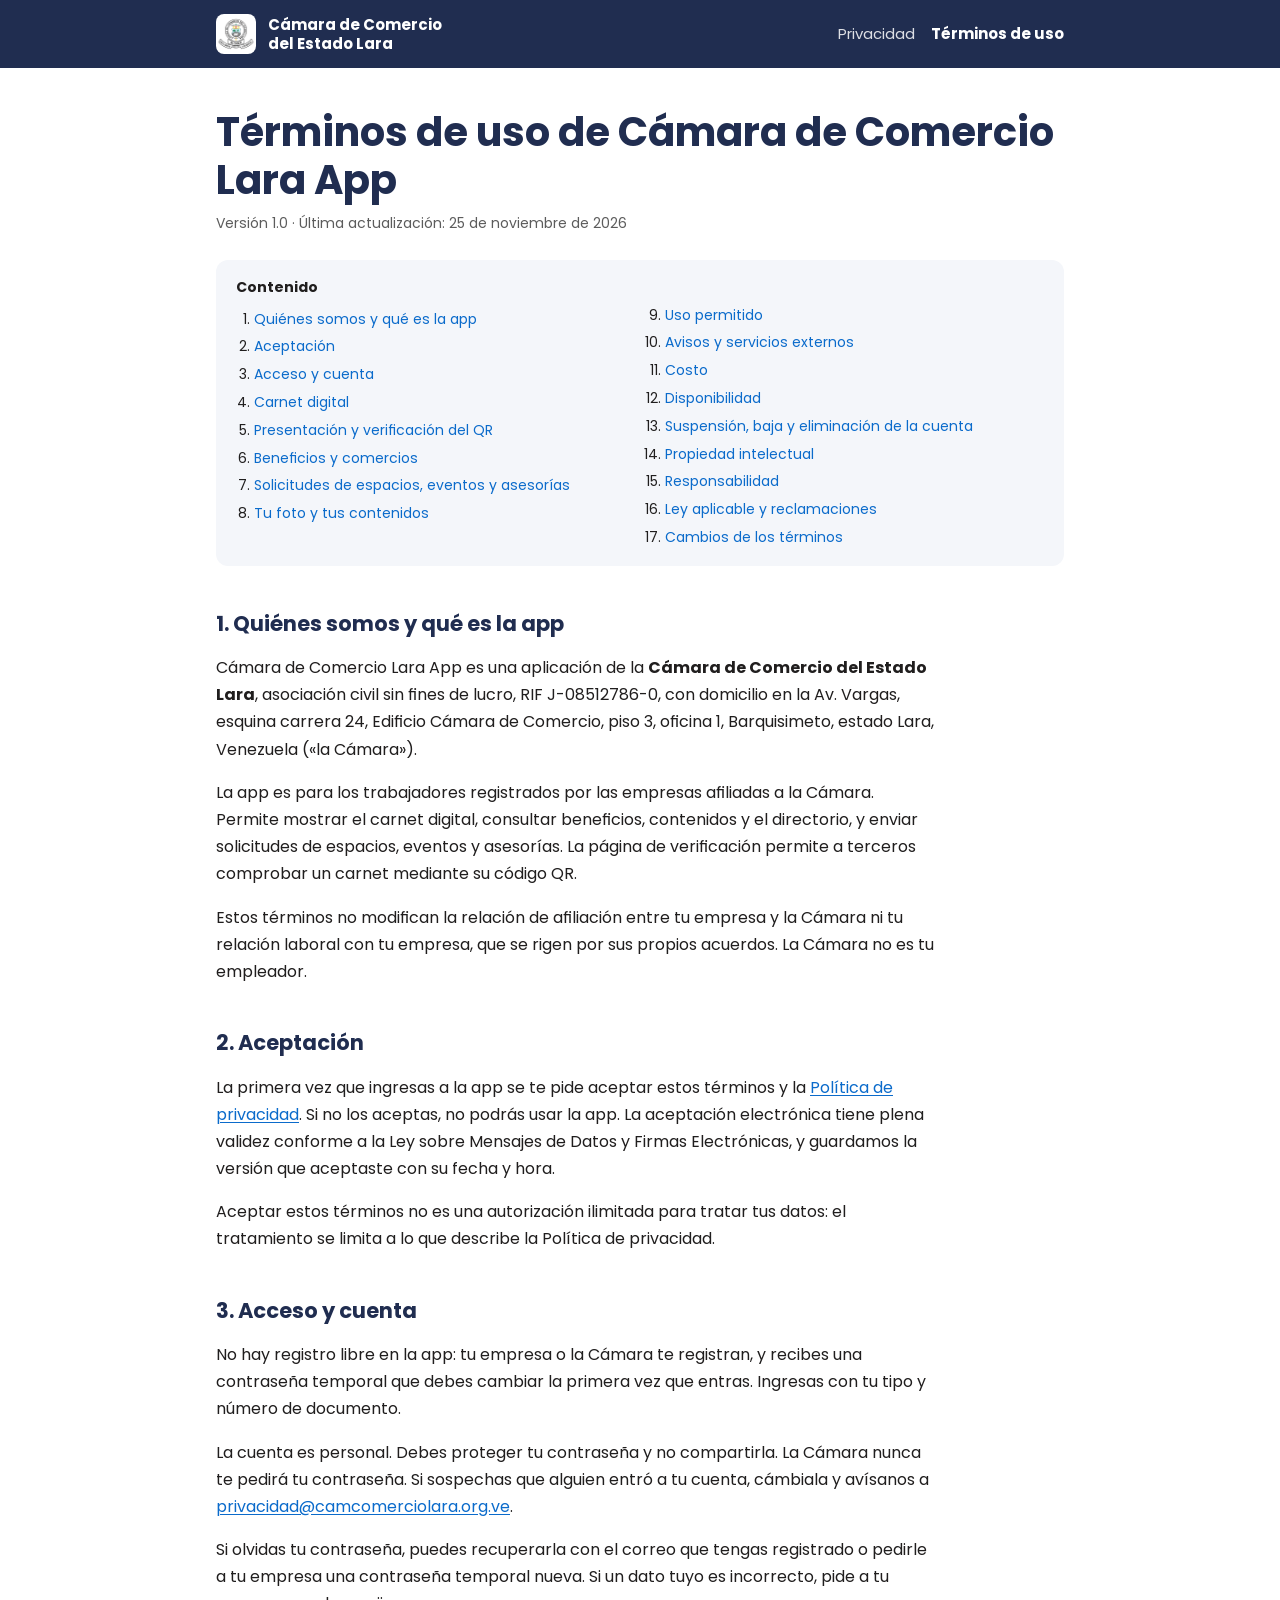
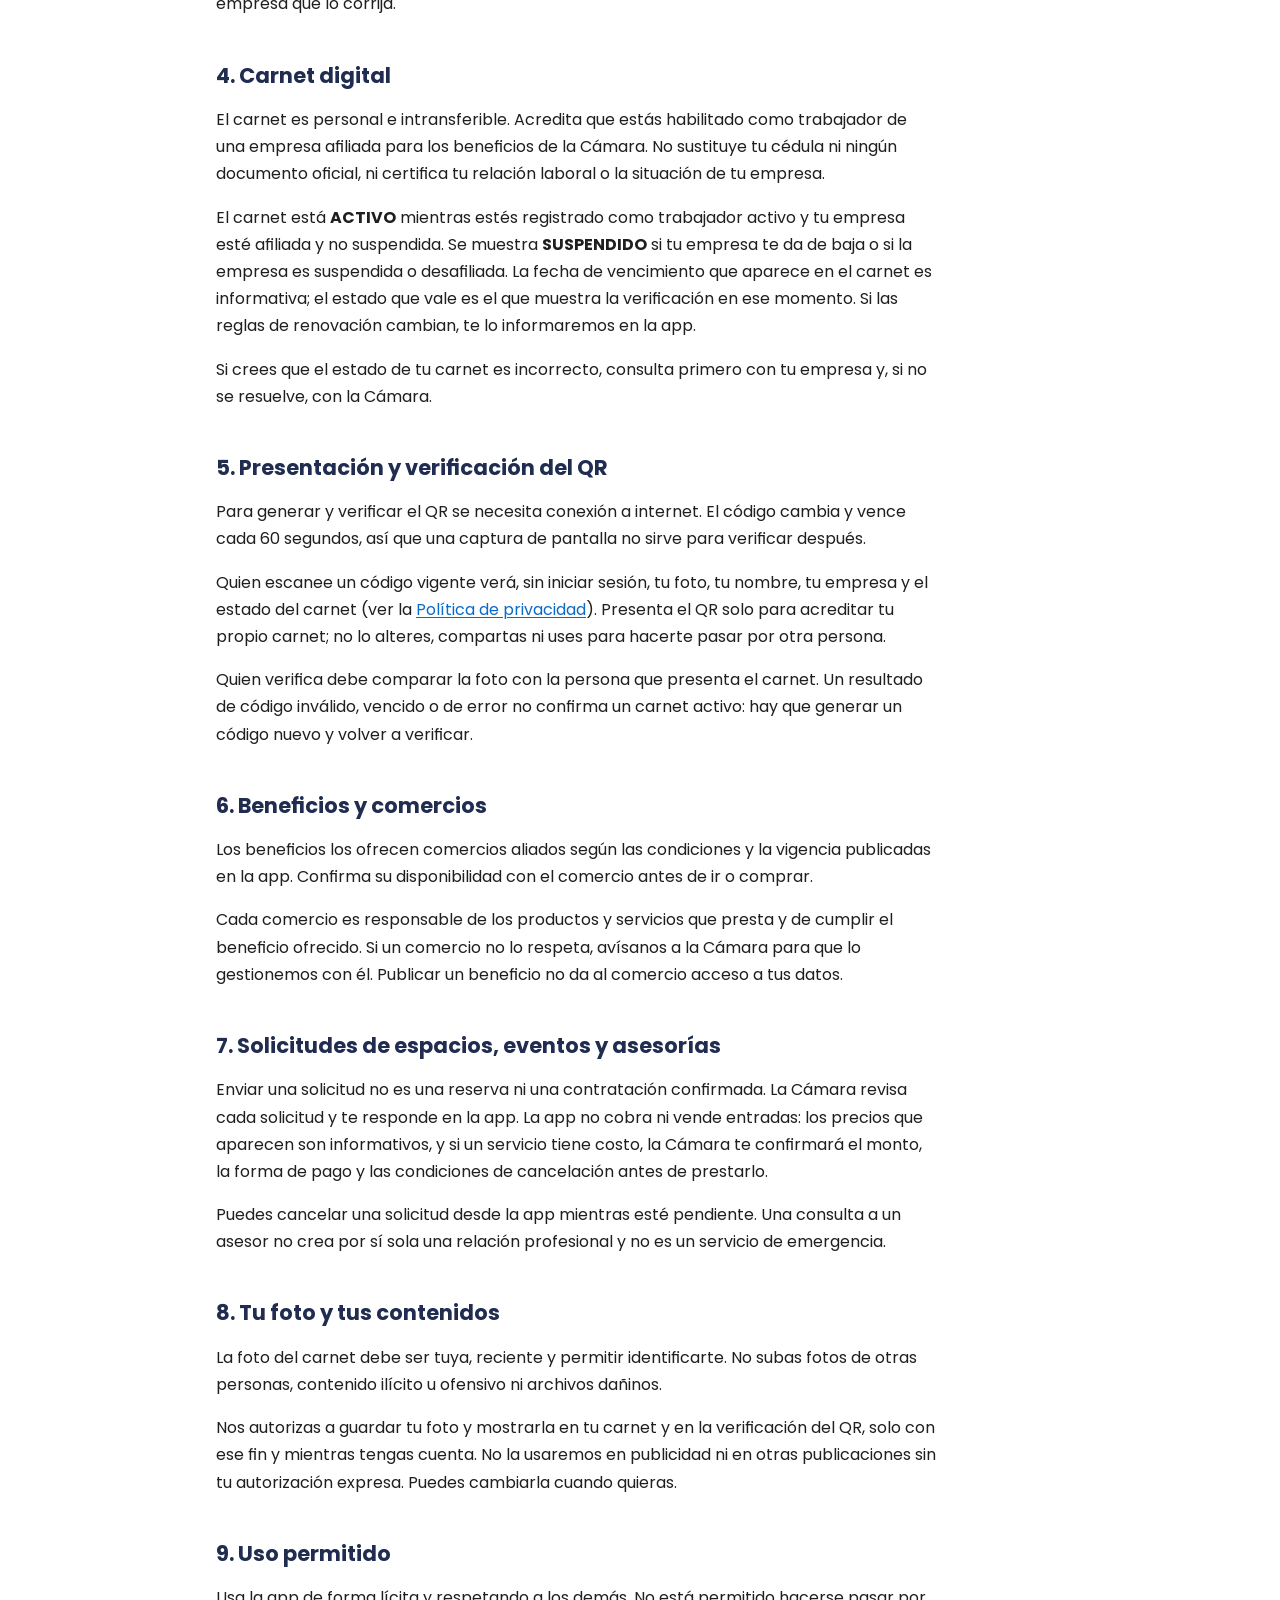
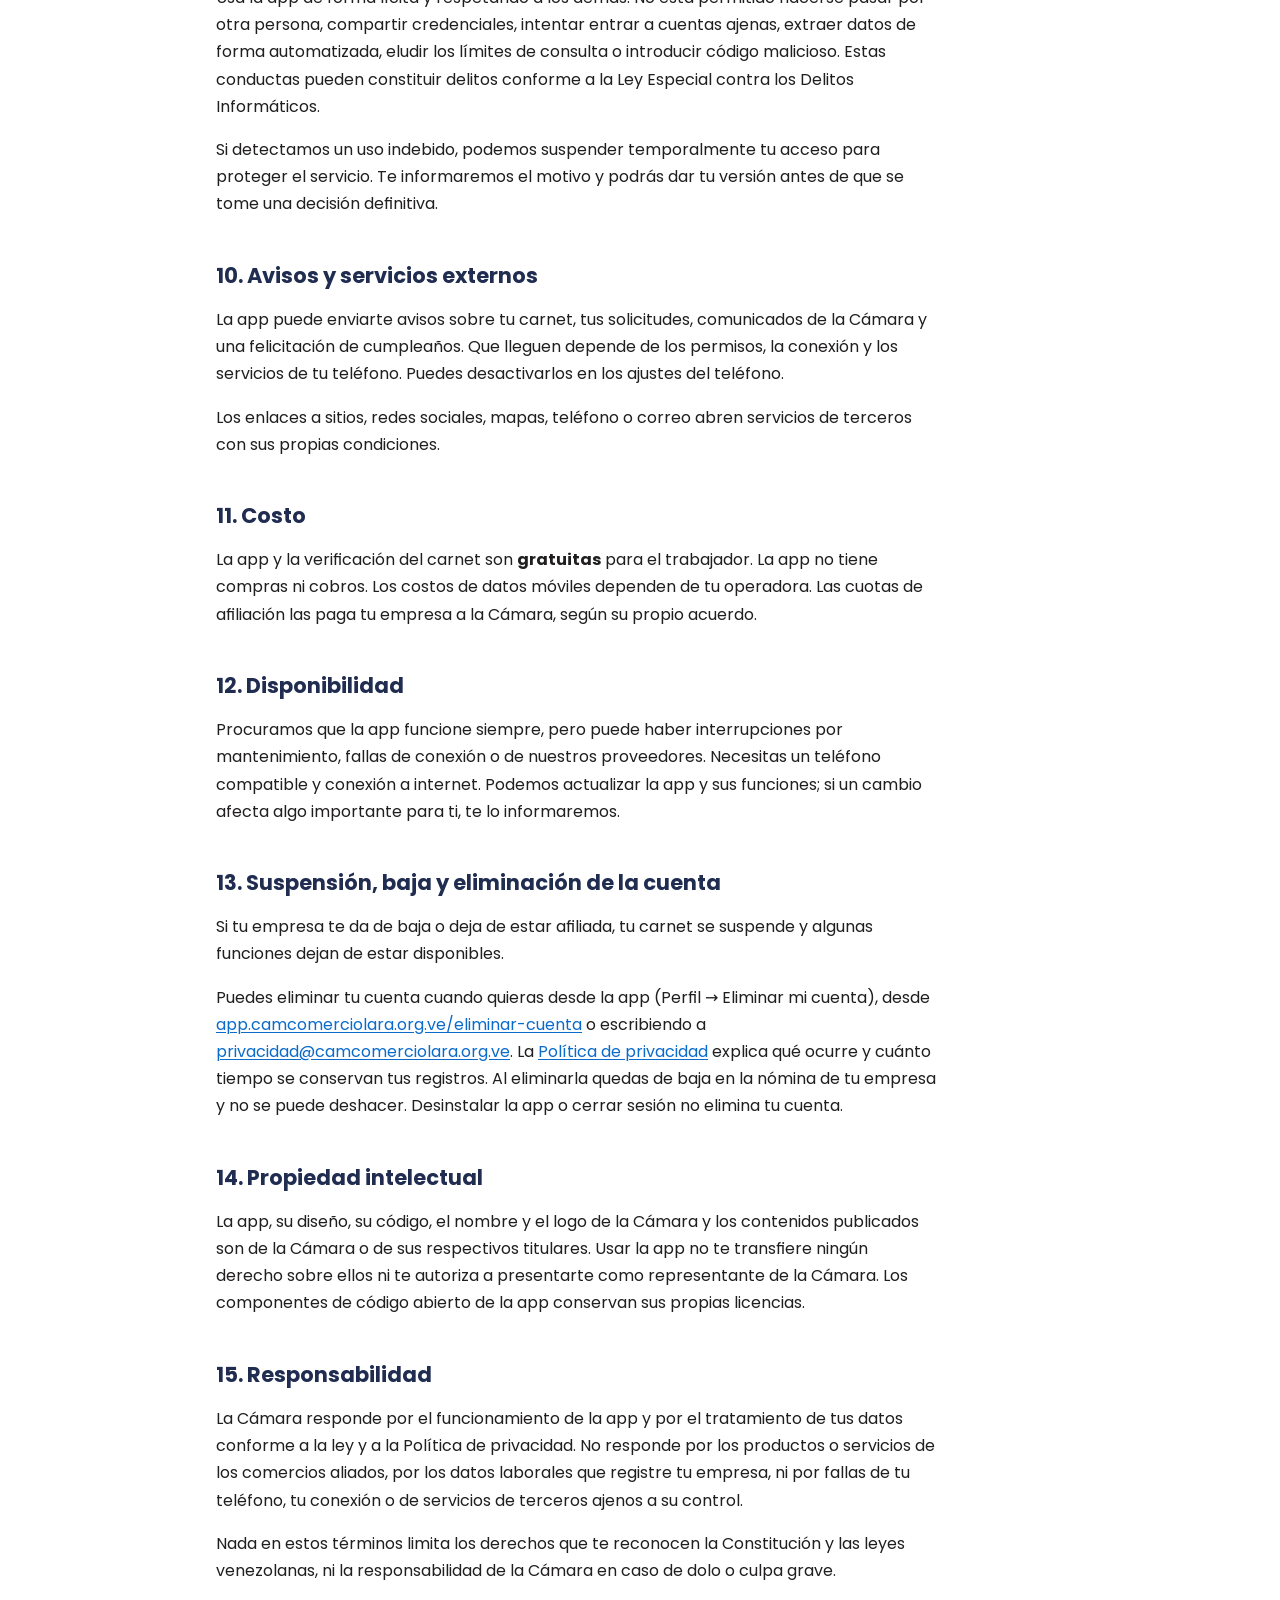
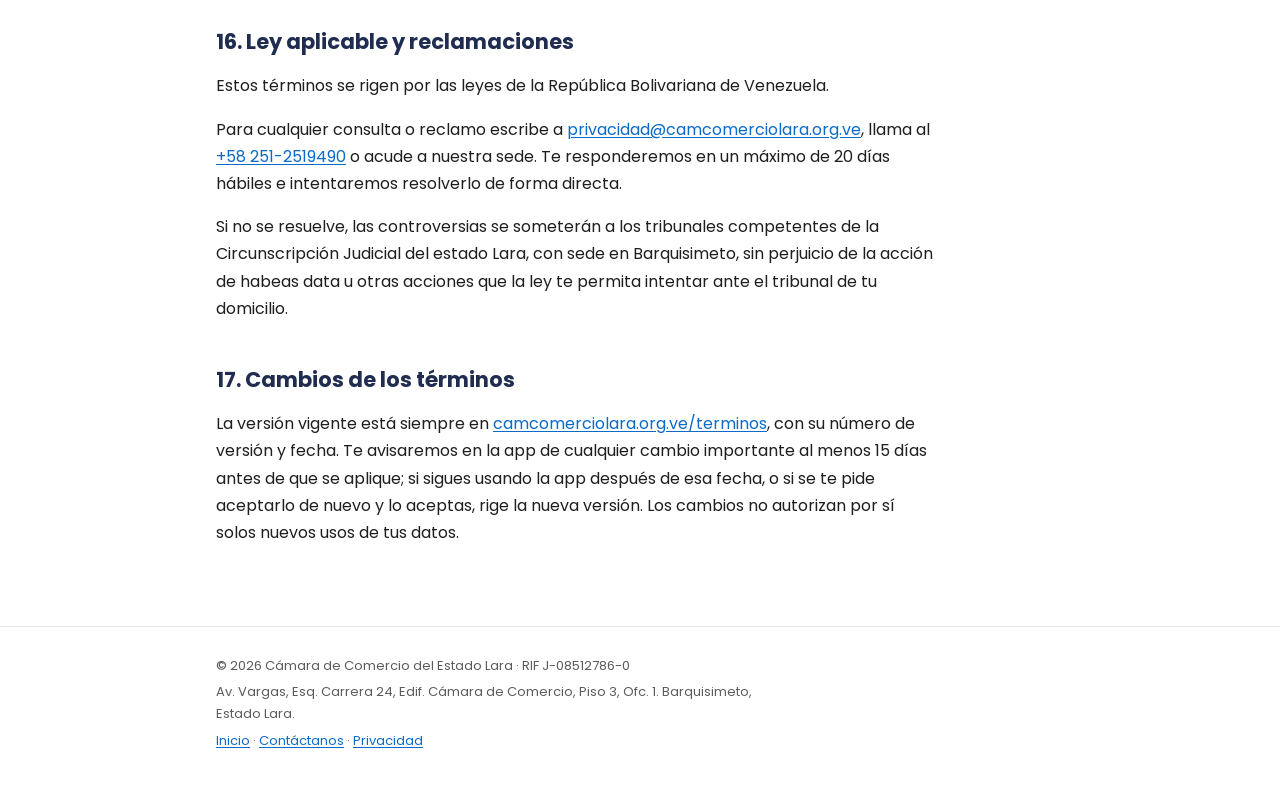
<file: terminos.html>
<!doctype html>
<html lang="es-VE">
<head>
<meta charset="utf-8">
<meta name="viewport" content="width=device-width, initial-scale=1">
<title>Términos de uso de Cámara de Comercio Lara App</title>
<meta name="description" content="Condiciones de uso de Cámara de Comercio Lara App y de la verificación del carnet digital de la Cámara de Comercio del Estado Lara.">
<link rel="canonical" href="https://camcomerciolara.org.ve/terminos">
<link rel="icon" type="image/png" href="/assets/fu/images/rtGBe6erPjxikh9yQqqmnPoD8.png">
<link rel="apple-touch-icon" href="/assets/apple-touch-icon.png">
<link rel="stylesheet" href="/assets/legal.css">
</head>
<body>
<header class="top">
  <div class="top-in">
    <img src="/assets/apple-touch-icon.png" alt="">
    <a href="/">Cámara de Comercio<br>del Estado Lara</a>
    <nav aria-label="Documentos legales">
      <a href="/privacidad">Privacidad</a>
      <a href="/terminos" aria-current="page">Términos de uso</a>
    </nav>
  </div>
</header>

<main>
  <h1>Términos de uso de Cámara de Comercio Lara App</h1>
  <p class="meta">Versión 1.0 · Última actualización: 25 de noviembre de 2026</p>

  <nav class="toc" aria-label="Contenido">
    <strong>Contenido</strong>
    <ol>
      <li><a href="#objeto">Quiénes somos y qué es la app</a></li>
      <li><a href="#aceptacion">Aceptación</a></li>
      <li><a href="#cuenta">Acceso y cuenta</a></li>
      <li><a href="#carnet">Carnet digital</a></li>
      <li><a href="#qr">Presentación y verificación del QR</a></li>
      <li><a href="#beneficios">Beneficios y comercios</a></li>
      <li><a href="#solicitudes">Solicitudes de espacios, eventos y asesorías</a></li>
      <li><a href="#foto">Tu foto y tus contenidos</a></li>
      <li><a href="#uso">Uso permitido</a></li>
      <li><a href="#comunicaciones">Avisos y servicios externos</a></li>
      <li><a href="#costos">Costo</a></li>
      <li><a href="#disponibilidad">Disponibilidad</a></li>
      <li><a href="#baja">Suspensión, baja y eliminación de la cuenta</a></li>
      <li><a href="#propiedad">Propiedad intelectual</a></li>
      <li><a href="#responsabilidad">Responsabilidad</a></li>
      <li><a href="#ley">Ley aplicable y reclamaciones</a></li>
      <li><a href="#cambios">Cambios de los términos</a></li>
    </ol>
  </nav>

  <h2 id="objeto">1. Quiénes somos y qué es la app</h2>
  <p>
    Cámara de Comercio Lara App es una aplicación de la <strong>Cámara de Comercio del Estado Lara</strong>, asociación civil sin
    fines de lucro, RIF J-08512786-0, con domicilio en la Av. Vargas, esquina carrera 24, Edificio Cámara de Comercio,
    piso 3, oficina 1, Barquisimeto, estado Lara, Venezuela («la Cámara»).
  </p>
  <p>
    La app es para los trabajadores registrados por las empresas afiliadas a la Cámara. Permite mostrar el carnet
    digital, consultar beneficios, contenidos y el directorio, y enviar solicitudes de espacios, eventos y asesorías.
    La página de verificación permite a terceros comprobar un carnet mediante su código QR.
  </p>
  <p>
    Estos términos no modifican la relación de afiliación entre tu empresa y la Cámara ni tu relación laboral con tu
    empresa, que se rigen por sus propios acuerdos. La Cámara no es tu empleador.
  </p>

  <h2 id="aceptacion">2. Aceptación</h2>
  <p>
    La primera vez que ingresas a la app se te pide aceptar estos términos y la
    <a href="/privacidad">Política de privacidad</a>. Si no los aceptas, no podrás usar la app. La aceptación
    electrónica tiene plena validez conforme a la Ley sobre Mensajes de Datos y Firmas Electrónicas, y guardamos la
    versión que aceptaste con su fecha y hora.
  </p>
  <p>
    Aceptar estos términos no es una autorización ilimitada para tratar tus datos: el tratamiento se limita a lo que
    describe la Política de privacidad.
  </p>

  <h2 id="cuenta">3. Acceso y cuenta</h2>
  <p>
    No hay registro libre en la app: tu empresa o la Cámara te registran, y recibes una contraseña temporal que debes
    cambiar la primera vez que entras. Ingresas con tu tipo y número de documento.
  </p>
  <p>
    La cuenta es personal. Debes proteger tu contraseña y no compartirla. La Cámara nunca te pedirá tu contraseña. Si
    sospechas que alguien entró a tu cuenta, cámbiala y avísanos a
    <a href="mailto:privacidad@camcomerciolara.org.ve">privacidad@camcomerciolara.org.ve</a>.
  </p>
  <p>
    Si olvidas tu contraseña, puedes recuperarla con el correo que tengas registrado o pedirle a tu empresa una
    contraseña temporal nueva. Si un dato tuyo es incorrecto, pide a tu empresa que lo corrija.
  </p>

  <h2 id="carnet">4. Carnet digital</h2>
  <p>
    El carnet es personal e intransferible. Acredita que estás habilitado como trabajador de una empresa afiliada para
    los beneficios de la Cámara. No sustituye tu cédula ni ningún documento oficial, ni certifica tu relación laboral o
    la situación de tu empresa.
  </p>
  <p>
    El carnet está <strong>ACTIVO</strong> mientras estés registrado como trabajador activo y tu empresa esté afiliada
    y no suspendida. Se muestra <strong>SUSPENDIDO</strong> si tu empresa te da de baja o si la empresa es suspendida o
    desafiliada. La fecha de vencimiento que aparece en el carnet es informativa; el estado que vale es el que muestra
    la verificación en ese momento. Si las reglas de renovación cambian, te lo informaremos en la app.
  </p>
  <p>
    Si crees que el estado de tu carnet es incorrecto, consulta primero con tu empresa y, si no se resuelve, con la
    Cámara.
  </p>

  <h2 id="qr">5. Presentación y verificación del QR</h2>
  <p>
    Para generar y verificar el QR se necesita conexión a internet. El código cambia y vence cada 60 segundos, así que
    una captura de pantalla no sirve para verificar después.
  </p>
  <p>
    Quien escanee un código vigente verá, sin iniciar sesión, tu foto, tu nombre, tu empresa y el estado del carnet
    (ver la <a href="/privacidad#qr">Política de privacidad</a>). Presenta el QR solo para acreditar tu propio carnet; no
    lo alteres, compartas ni uses para hacerte pasar por otra persona.
  </p>
  <p>
    Quien verifica debe comparar la foto con la persona que presenta el carnet. Un resultado de código inválido,
    vencido o de error no confirma un carnet activo: hay que generar un código nuevo y volver a verificar.
  </p>

  <h2 id="beneficios">6. Beneficios y comercios</h2>
  <p>
    Los beneficios los ofrecen comercios aliados según las condiciones y la vigencia publicadas en la app. Confirma su
    disponibilidad con el comercio antes de ir o comprar.
  </p>
  <p>
    Cada comercio es responsable de los productos y servicios que presta y de cumplir el beneficio ofrecido. Si un
    comercio no lo respeta, avísanos a la Cámara para que lo gestionemos con él. Publicar un beneficio no da al
    comercio acceso a tus datos.
  </p>

  <h2 id="solicitudes">7. Solicitudes de espacios, eventos y asesorías</h2>
  <p>
    Enviar una solicitud no es una reserva ni una contratación confirmada. La Cámara revisa cada solicitud y te responde
    en la app. La app no cobra ni vende entradas: los precios que aparecen son informativos, y si un servicio tiene
    costo, la Cámara te confirmará el monto, la forma de pago y las condiciones de cancelación antes de prestarlo.
  </p>
  <p>
    Puedes cancelar una solicitud desde la app mientras esté pendiente. Una consulta a un asesor no crea por sí sola una
    relación profesional y no es un servicio de emergencia.
  </p>

  <h2 id="foto">8. Tu foto y tus contenidos</h2>
  <p>
    La foto del carnet debe ser tuya, reciente y permitir identificarte. No subas fotos de otras personas, contenido
    ilícito u ofensivo ni archivos dañinos.
  </p>
  <p>
    Nos autorizas a guardar tu foto y mostrarla en tu carnet y en la verificación del QR, solo con ese fin y mientras
    tengas cuenta. No la usaremos en publicidad ni en otras publicaciones sin tu autorización expresa. Puedes
    cambiarla cuando quieras.
  </p>

  <h2 id="uso">9. Uso permitido</h2>
  <p>
    Usa la app de forma lícita y respetando a los demás. No está permitido hacerse pasar por otra persona, compartir
    credenciales, intentar entrar a cuentas ajenas, extraer datos de forma automatizada, eludir los límites de consulta
    o introducir código malicioso. Estas conductas pueden constituir delitos conforme a la Ley Especial contra los
    Delitos Informáticos.
  </p>
  <p>
    Si detectamos un uso indebido, podemos suspender temporalmente tu acceso para proteger el servicio. Te informaremos
    el motivo y podrás dar tu versión antes de que se tome una decisión definitiva.
  </p>

  <h2 id="comunicaciones">10. Avisos y servicios externos</h2>
  <p>
    La app puede enviarte avisos sobre tu carnet, tus solicitudes, comunicados de la Cámara y una felicitación de
    cumpleaños. Que lleguen depende de los permisos, la conexión y los servicios de tu teléfono. Puedes desactivarlos en
    los ajustes del teléfono.
  </p>
  <p>
    Los enlaces a sitios, redes sociales, mapas, teléfono o correo abren servicios de terceros con sus propias
    condiciones.
  </p>

  <h2 id="costos">11. Costo</h2>
  <p>
    La app y la verificación del carnet son <strong>gratuitas</strong> para el trabajador. La app no tiene compras ni
    cobros. Los costos de datos móviles dependen de tu operadora. Las cuotas de afiliación las paga tu empresa a la
    Cámara, según su propio acuerdo.
  </p>

  <h2 id="disponibilidad">12. Disponibilidad</h2>
  <p>
    Procuramos que la app funcione siempre, pero puede haber interrupciones por mantenimiento, fallas de conexión o de
    nuestros proveedores. Necesitas un teléfono compatible y conexión a internet. Podemos actualizar la app y sus
    funciones; si un cambio afecta algo importante para ti, te lo informaremos.
  </p>

  <h2 id="baja">13. Suspensión, baja y eliminación de la cuenta</h2>
  <p>
    Si tu empresa te da de baja o deja de estar afiliada, tu carnet se suspende y algunas funciones dejan de estar
    disponibles.
  </p>
  <p>
    Puedes eliminar tu cuenta cuando quieras desde la app (Perfil → Eliminar mi cuenta), desde
    <a href="https://app.camcomerciolara.org.ve/eliminar-cuenta">app.camcomerciolara.org.ve/eliminar-cuenta</a>
    o escribiendo a <a href="mailto:privacidad@camcomerciolara.org.ve">privacidad@camcomerciolara.org.ve</a>. La
    <a href="/privacidad#eliminar">Política de privacidad</a> explica qué ocurre y cuánto tiempo se conservan tus registros.
    Al eliminarla quedas de baja en la nómina de tu empresa y no se puede deshacer. Desinstalar la app o cerrar
    sesión no elimina tu cuenta.
  </p>

  <h2 id="propiedad">14. Propiedad intelectual</h2>
  <p>
    La app, su diseño, su código, el nombre y el logo de la Cámara y los contenidos publicados son de la Cámara o de sus
    respectivos titulares. Usar la app no te transfiere ningún derecho sobre ellos ni te autoriza a presentarte como
    representante de la Cámara. Los componentes de código abierto de la app conservan sus propias licencias.
  </p>

  <h2 id="responsabilidad">15. Responsabilidad</h2>
  <p>
    La Cámara responde por el funcionamiento de la app y por el tratamiento de tus datos conforme a la ley y a la
    Política de privacidad. No responde por los productos o servicios de los comercios aliados, por los datos laborales
    que registre tu empresa, ni por fallas de tu teléfono, tu conexión o de servicios de terceros ajenos a su control.
  </p>
  <p>
    Nada en estos términos limita los derechos que te reconocen la Constitución y las leyes venezolanas, ni la
    responsabilidad de la Cámara en caso de dolo o culpa grave.
  </p>

  <h2 id="ley">16. Ley aplicable y reclamaciones</h2>
  <p>
    Estos términos se rigen por las leyes de la República Bolivariana de Venezuela.
  </p>
  <p>
    Para cualquier consulta o reclamo escribe a
    <a href="mailto:privacidad@camcomerciolara.org.ve">privacidad@camcomerciolara.org.ve</a>, llama al
    <a href="tel:+582512519490">+58 251-2519490</a> o acude a nuestra sede. Te responderemos en un máximo de 20 días
    hábiles e intentaremos resolverlo de forma directa.
  </p>
  <p>
    Si no se resuelve, las controversias se someterán a los tribunales competentes de la Circunscripción Judicial del
    estado Lara, con sede en Barquisimeto, sin perjuicio de la acción de habeas data u otras acciones que la ley te
    permita intentar ante el tribunal de tu domicilio.
  </p>

  <h2 id="cambios">17. Cambios de los términos</h2>
  <p>
    La versión vigente está siempre en
    <a href="https://camcomerciolara.org.ve/terminos">camcomerciolara.org.ve/terminos</a>, con su número de versión y
    fecha. Te avisaremos en la app de cualquier cambio importante al menos 15 días antes de que se aplique; si sigues
    usando la app después de esa fecha, o si se te pide aceptarlo de nuevo y lo aceptas, rige la nueva versión. Los
    cambios no autorizan por sí solos nuevos usos de tus datos.
  </p>
</main>

<footer>
  <div>
    <p>© 2026 Cámara de Comercio del Estado Lara · RIF J-08512786-0</p>
    <p>Av. Vargas, Esq. Carrera 24, Edif. Cámara de Comercio, Piso 3, Ofc. 1. Barquisimeto, Estado Lara.</p>
    <p><a href="/">Inicio</a> · <a href="/contactanos">Contáctanos</a> · <a href="/privacidad">Privacidad</a></p>
  </div>
</footer>
</body>
</html>
</file>
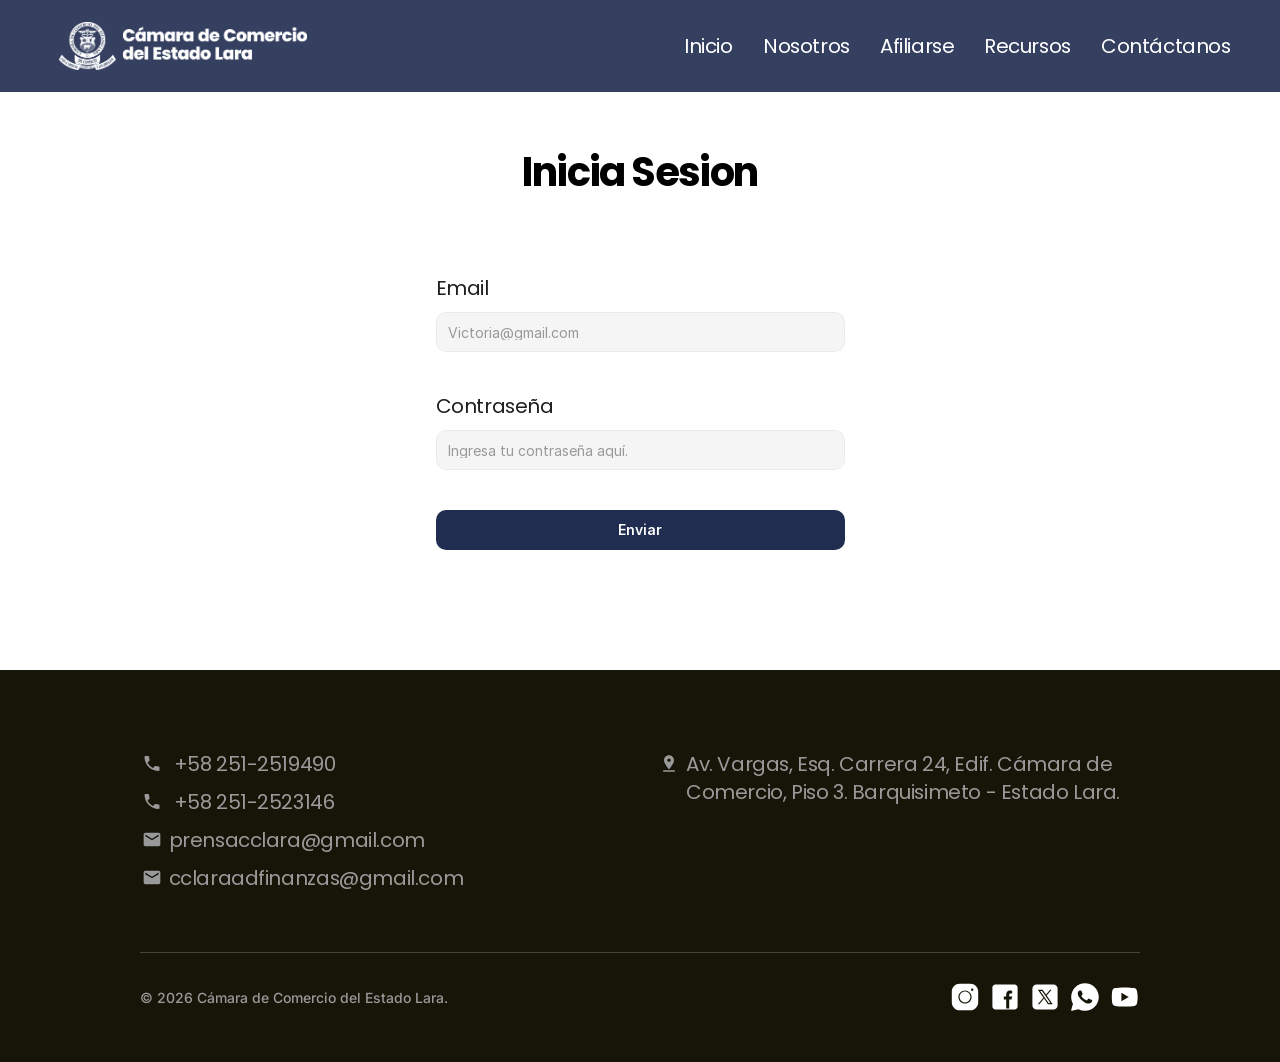
<file: log-in/registrarse.html>
<!doctype html>
<!-- Made in Framer · framer.com -->
<!-- Published Oct 28, 2026, 7:28 PM UTC -->
<html lang="es-VE">
<head>
	<meta charset="utf-8">
	<meta name="viewport" content="width=device-width">
	<meta name="generator" content="Framer 6396d1e">
	<title>Registrarse | Cámara de Comercio Lara</title>
    <link rel="canonical" href="https://camcomerciolara.org.ve/log-in/registrarse"><meta property="og:url" content="https://camcomerciolara.org.ve/log-in/registrarse"><meta name="description" content="Regístrate en la Cámara de Comercio del Estado Lara.">
    <meta name="framer-search-index" content="/assets/fu/sites/qvVd5x1oqgm8UECJxH6ip/searchIndex-bVcQZ0W7D3Bi.json">
    <meta name="framer-search-index-fallback" content="/assets/fu/sites/qvVd5x1oqgm8UECJxH6ip/searchIndex-euTjOfodGPNb.json">
    <link href="/assets/fu/images/rtGBe6erPjxikh9yQqqmnPoD8.png" rel="icon" media="(prefers-color-scheme: light)">
    <link href="/assets/fu/images/SMGLBYGvixK3QliwaBblkckESlc.png" rel="icon" media="(prefers-color-scheme: dark)">
    <!-- Open Graph -->
    <meta property="og:type" content="website">
<!-- ccl:head -->
<link rel="apple-touch-icon" href="/assets/apple-touch-icon.png">
<meta property="og:image" content="https://camcomerciolara.org.ve/assets/og-image.png">
<meta name="twitter:image" content="https://camcomerciolara.org.ve/assets/og-image.png">
<meta property="og:site_name" content="Cámara de Comercio Lara">
<meta property="og:locale" content="es_VE">
<script>window.CCL_FORMS={"":"https://formspree.io/f/xaeejrnl","/afiliarse":"https://formspree.io/f/mvkkrezz"}</script>
<!-- /ccl:head -->
    <meta property="og:title" content="Registrarse | Cámara de Comercio Lara">
    <meta property="og:description" content="Regístrate en la Cámara de Comercio del Estado Lara.">
    <!-- X -->
    <meta name="twitter:card" content="summary_large_image">
    <meta name="twitter:title" content="Registrarse | Cámara de Comercio Lara">
    <meta name="twitter:description" content="Regístrate en la Cámara de Comercio del Estado Lara.">
	
	
	
	
	<!-- Start of headStart -->
    
    <!-- End of headStart -->
	
	<style data-framer-font-css>/* cyrillic-ext */
@font-face {
  font-family: 'Inter';
  font-style: normal;
  font-weight: 500;
  font-display: swap;
  src: url(/assets/gfonts/s/inter/v20/UcCO3FwrK3iLTeHuS_nVMrMxCp50SjIw2boKoduKmMEVuI6fAZJhiI2B.woff2) format('woff2');
  unicode-range: U+0460-052F, U+1C80-1C8A, U+20B4, U+2DE0-2DFF, U+A640-A69F, U+FE2E-FE2F;
}
/* cyrillic */
@font-face {
  font-family: 'Inter';
  font-style: normal;
  font-weight: 500;
  font-display: swap;
  src: url(/assets/gfonts/s/inter/v20/UcCO3FwrK3iLTeHuS_nVMrMxCp50SjIw2boKoduKmMEVuI6fAZthiI2B.woff2) format('woff2');
  unicode-range: U+0301, U+0400-045F, U+0490-0491, U+04B0-04B1, U+2116;
}
/* greek-ext */
@font-face {
  font-family: 'Inter';
  font-style: normal;
  font-weight: 500;
  font-display: swap;
  src: url(/assets/gfonts/s/inter/v20/UcCO3FwrK3iLTeHuS_nVMrMxCp50SjIw2boKoduKmMEVuI6fAZNhiI2B.woff2) format('woff2');
  unicode-range: U+1F00-1FFF;
}
/* greek */
@font-face {
  font-family: 'Inter';
  font-style: normal;
  font-weight: 500;
  font-display: swap;
  src: url(/assets/gfonts/s/inter/v20/UcCO3FwrK3iLTeHuS_nVMrMxCp50SjIw2boKoduKmMEVuI6fAZxhiI2B.woff2) format('woff2');
  unicode-range: U+0370-0377, U+037A-037F, U+0384-038A, U+038C, U+038E-03A1, U+03A3-03FF;
}
/* vietnamese */
@font-face {
  font-family: 'Inter';
  font-style: normal;
  font-weight: 500;
  font-display: swap;
  src: url(/assets/gfonts/s/inter/v20/UcCO3FwrK3iLTeHuS_nVMrMxCp50SjIw2boKoduKmMEVuI6fAZBhiI2B.woff2) format('woff2');
  unicode-range: U+0102-0103, U+0110-0111, U+0128-0129, U+0168-0169, U+01A0-01A1, U+01AF-01B0, U+0300-0301, U+0303-0304, U+0308-0309, U+0323, U+0329, U+1EA0-1EF9, U+20AB;
}
/* latin-ext */
@font-face {
  font-family: 'Inter';
  font-style: normal;
  font-weight: 500;
  font-display: swap;
  src: url(/assets/gfonts/s/inter/v20/UcCO3FwrK3iLTeHuS_nVMrMxCp50SjIw2boKoduKmMEVuI6fAZFhiI2B.woff2) format('woff2');
  unicode-range: U+0100-02BA, U+02BD-02C5, U+02C7-02CC, U+02CE-02D7, U+02DD-02FF, U+0304, U+0308, U+0329, U+1D00-1DBF, U+1E00-1E9F, U+1EF2-1EFF, U+2020, U+20A0-20AB, U+20AD-20C4, U+2113, U+2C60-2C7F, U+A720-A7FF;
}
/* latin */
@font-face {
  font-family: 'Inter';
  font-style: normal;
  font-weight: 500;
  font-display: swap;
  src: url(/assets/gfonts/s/inter/v20/UcCO3FwrK3iLTeHuS_nVMrMxCp50SjIw2boKoduKmMEVuI6fAZ9hiA.woff2) format('woff2');
  unicode-range: U+0000-00FF, U+0131, U+0152-0153, U+02BB-02BC, U+02C6, U+02DA, U+02DC, U+0304, U+0308, U+0329, U+2000-206F, U+20AC, U+2122, U+2191, U+2193, U+2212, U+2215, U+FEFF, U+FFFD;
}
/* cyrillic-ext */
@font-face {
  font-family: 'Fragment Mono';
  font-style: normal;
  font-weight: 400;
  src: url(/assets/gfonts/s/fragmentmono/v6/4iCr6K5wfMRRjxp0DA6-2CLnB45HhrUI.woff2) format('woff2');
  unicode-range: U+0460-052F, U+1C80-1C8A, U+20B4, U+2DE0-2DFF, U+A640-A69F, U+FE2E-FE2F;
}
/* latin-ext */
@font-face {
  font-family: 'Fragment Mono';
  font-style: normal;
  font-weight: 400;
  src: url(/assets/gfonts/s/fragmentmono/v6/4iCr6K5wfMRRjxp0DA6-2CLnB41HhrUI.woff2) format('woff2');
  unicode-range: U+0100-02BA, U+02BD-02C5, U+02C7-02CC, U+02CE-02D7, U+02DD-02FF, U+0304, U+0308, U+0329, U+1D00-1DBF, U+1E00-1E9F, U+1EF2-1EFF, U+2020, U+20A0-20AB, U+20AD-20C4, U+2113, U+2C60-2C7F, U+A720-A7FF;
}
/* latin */
@font-face {
  font-family: 'Fragment Mono';
  font-style: normal;
  font-weight: 400;
  src: url(/assets/gfonts/s/fragmentmono/v6/4iCr6K5wfMRRjxp0DA6-2CLnB4NHhg.woff2) format('woff2');
  unicode-range: U+0000-00FF, U+0131, U+0152-0153, U+02BB-02BC, U+02C6, U+02DA, U+02DC, U+0304, U+0308, U+0329, U+2000-206F, U+20AC, U+2122, U+2191, U+2193, U+2212, U+2215, U+FEFF, U+FFFD;
}

@font-face { font-family: "Inter"; src: url("/assets/fu/assets/5vvr9Vy74if2I6bQbJvbw7SY1pQ.woff2"); font-display: swap; font-style: normal; font-weight: 400; unicode-range: U+0460-052F, U+1C80-1C88, U+20B4, U+2DE0-2DFF, U+A640-A69F, U+FE2E-FE2F }
@font-face { font-family: "Inter"; src: url("/assets/fu/assets/EOr0mi4hNtlgWNn9if640EZzXCo.woff2"); font-display: swap; font-style: normal; font-weight: 400; unicode-range: U+0301, U+0400-045F, U+0490-0491, U+04B0-04B1, U+2116 }
@font-face { font-family: "Inter"; src: url("/assets/fu/assets/Y9k9QrlZAqio88Klkmbd8VoMQc.woff2"); font-display: swap; font-style: normal; font-weight: 400; unicode-range: U+1F00-1FFF }
@font-face { font-family: "Inter"; src: url("/assets/fu/assets/OYrD2tBIBPvoJXiIHnLoOXnY9M.woff2"); font-display: swap; font-style: normal; font-weight: 400; unicode-range: U+0370-03FF }
@font-face { font-family: "Inter"; src: url("/assets/fu/assets/JeYwfuaPfZHQhEG8U5gtPDZ7WQ.woff2"); font-display: swap; font-style: normal; font-weight: 400; unicode-range: U+0100-024F, U+0259, U+1E00-1EFF, U+2020, U+20A0-20AB, U+20AD-20CF, U+2113, U+2C60-2C7F, U+A720-A7FF }
@font-face { font-family: "Inter"; src: url("/assets/fu/assets/GrgcKwrN6d3Uz8EwcLHZxwEfC4.woff2"); font-display: swap; font-style: normal; font-weight: 400; unicode-range: U+0000-00FF, U+0131, U+0152-0153, U+02BB-02BC, U+02C6, U+02DA, U+02DC, U+2000-206F, U+2070, U+2074-207E, U+2080-208E, U+20AC, U+2122, U+2191, U+2193, U+2212, U+2215, U+FEFF, U+FFFD }
@font-face { font-family: "Inter"; src: url("/assets/fu/assets/b6Y37FthZeALduNqHicBT6FutY.woff2"); font-display: swap; font-style: normal; font-weight: 400; unicode-range: U+0102-0103, U+0110-0111, U+0128-0129, U+0168-0169, U+01A0-01A1, U+01AF-01B0, U+1EA0-1EF9, U+20AB }
@font-face { font-family: "Inter"; src: url("/assets/fu/assets/vQyevYAyHtARFwPqUzQGpnDs.woff2"); font-display: swap; font-style: normal; font-weight: 400; unicode-range: U+0000-00FF, U+0131, U+0152-0153, U+02BB-02BC, U+02C6, U+02DA, U+02DC, U+2000-206F, U+2074, U+20AC, U+2122, U+2191, U+2193, U+2212, U+2215, U+FEFF, U+FFFD }
@font-face { font-family: "Inter"; src: url("/assets/fu/assets/mkY5Sgyq51ik0AMrSBwhm9DJg.woff2"); font-style: normal; font-weight: 900; unicode-range: U+0460-052F, U+1C80-1C88, U+20B4, U+2DE0-2DFF, U+A640-A69F, U+FE2E-FE2F }
@font-face { font-family: "Inter"; src: url("/assets/fu/assets/X5hj6qzcHUYv7h1390c8Rhm6550.woff2"); font-style: normal; font-weight: 900; unicode-range: U+0301, U+0400-045F, U+0490-0491, U+04B0-04B1, U+2116 }
@font-face { font-family: "Inter"; src: url("/assets/fu/assets/gQhNpS3tN86g8RcVKYUUaKt2oMQ.woff2"); font-style: normal; font-weight: 900; unicode-range: U+1F00-1FFF }
@font-face { font-family: "Inter"; src: url("/assets/fu/assets/cugnVhSraaRyANCaUtI5FV17wk.woff2"); font-style: normal; font-weight: 900; unicode-range: U+0370-03FF }
@font-face { font-family: "Inter"; src: url("/assets/fu/assets/5HcVoGak8k5agFJSaKa4floXVu0.woff2"); font-style: normal; font-weight: 900; unicode-range: U+0100-024F, U+0259, U+1E00-1EFF, U+2020, U+20A0-20AB, U+20AD-20CF, U+2113, U+2C60-2C7F, U+A720-A7FF }
@font-face { font-family: "Inter"; src: url("/assets/fu/assets/jn4BtSPLlS0NDp1KiFAtFKiiY0o.woff2"); font-style: normal; font-weight: 900; unicode-range: U+0000-00FF, U+0131, U+0152-0153, U+02BB-02BC, U+02C6, U+02DA, U+02DC, U+2000-206F, U+2074, U+20AC, U+2122, U+2191, U+2193, U+2212, U+2215, U+FEFF, U+FFFD }
@font-face { font-family: "Inter"; src: url("/assets/fu/assets/P2Bw01CtL0b9wqygO0sSVogWbo.woff2"); font-style: normal; font-weight: 900; unicode-range: U+0102-0103, U+0110-0111, U+0128-0129, U+0168-0169, U+01A0-01A1, U+01AF-01B0, U+1EA0-1EF9, U+20AB }
@font-face { font-family: "Inter"; src: url("/assets/fu/assets/05KsVHGDmqXSBXM4yRZ65P8i0s.woff2"); font-style: italic; font-weight: 900; unicode-range: U+0460-052F, U+1C80-1C88, U+20B4, U+2DE0-2DFF, U+A640-A69F, U+FE2E-FE2F }
@font-face { font-family: "Inter"; src: url("/assets/fu/assets/ky8ovPukK4dJ1Pxq74qGhOqCYI.woff2"); font-style: italic; font-weight: 900; unicode-range: U+0301, U+0400-045F, U+0490-0491, U+04B0-04B1, U+2116 }
@font-face { font-family: "Inter"; src: url("/assets/fu/assets/vvNSqIj42qeQ2bvCRBIWKHscrc.woff2"); font-style: italic; font-weight: 900; unicode-range: U+1F00-1FFF }
@font-face { font-family: "Inter"; src: url("/assets/fu/assets/3ZmXbBKToJifDV9gwcifVd1tEY.woff2"); font-style: italic; font-weight: 900; unicode-range: U+0370-03FF }
@font-face { font-family: "Inter"; src: url("/assets/fu/assets/FNfhX3dt4ChuLJq2PwdlxHO7PU.woff2"); font-style: italic; font-weight: 900; unicode-range: U+0100-024F, U+0259, U+1E00-1EFF, U+2020, U+20A0-20AB, U+20AD-20CF, U+2113, U+2C60-2C7F, U+A720-A7FF }
@font-face { font-family: "Inter"; src: url("/assets/fu/assets/g0c8vEViiXNlKAgI4Ymmk3Ig.woff2"); font-style: italic; font-weight: 900; unicode-range: U+0000-00FF, U+0131, U+0152-0153, U+02BB-02BC, U+02C6, U+02DA, U+02DC, U+2000-206F, U+2074, U+20AC, U+2122, U+2191, U+2193, U+2212, U+2215, U+FEFF, U+FFFD }
@font-face { font-family: "Inter"; src: url("/assets/fu/assets/efTfQcBJ53kM2pB1hezSZ3RDUFs.woff2"); font-style: italic; font-weight: 900; unicode-range: U+0102-0103, U+0110-0111, U+0128-0129, U+0168-0169, U+01A0-01A1, U+01AF-01B0, U+1EA0-1EF9, U+20AB }
@font-face { font-family: "Inter"; src: url("/assets/fu/assets/H89BbHkbHDzlxZzxi8uPzTsp90.woff2"); font-display: swap; font-style: italic; font-weight: 700; unicode-range: U+0460-052F, U+1C80-1C88, U+20B4, U+2DE0-2DFF, U+A640-A69F, U+FE2E-FE2F }
@font-face { font-family: "Inter"; src: url("/assets/fu/assets/u6gJwDuwB143kpNK1T1MDKDWkMc.woff2"); font-display: swap; font-style: italic; font-weight: 700; unicode-range: U+0301, U+0400-045F, U+0490-0491, U+04B0-04B1, U+2116 }
@font-face { font-family: "Inter"; src: url("/assets/fu/assets/43sJ6MfOPh1LCJt46OvyDuSbA6o.woff2"); font-display: swap; font-style: italic; font-weight: 700; unicode-range: U+1F00-1FFF }
@font-face { font-family: "Inter"; src: url("/assets/fu/assets/wccHG0r4gBDAIRhfHiOlq6oEkqw.woff2"); font-display: swap; font-style: italic; font-weight: 700; unicode-range: U+0370-03FF }
@font-face { font-family: "Inter"; src: url("/assets/fu/assets/WZ367JPwf9bRW6LdTHN8rXgSjw.woff2"); font-display: swap; font-style: italic; font-weight: 700; unicode-range: U+0100-024F, U+0259, U+1E00-1EFF, U+2020, U+20A0-20AB, U+20AD-20CF, U+2113, U+2C60-2C7F, U+A720-A7FF }
@font-face { font-family: "Inter"; src: url("/assets/fu/assets/QxmhnWTzLtyjIiZcfaLIJ8EFBXU.woff2"); font-display: swap; font-style: italic; font-weight: 700; unicode-range: U+0000-00FF, U+0131, U+0152-0153, U+02BB-02BC, U+02C6, U+02DA, U+02DC, U+2000-206F, U+2074, U+20AC, U+2122, U+2191, U+2193, U+2212, U+2215, U+FEFF, U+FFFD }
@font-face { font-family: "Inter"; src: url("/assets/fu/assets/2A4Xx7CngadFGlVV4xrO06OBHY.woff2"); font-display: swap; font-style: italic; font-weight: 700; unicode-range: U+0102-0103, U+0110-0111, U+0128-0129, U+0168-0169, U+01A0-01A1, U+01AF-01B0, U+1EA0-1EF9, U+20AB }
@font-face { font-family: "Inter"; src: url("/assets/fu/assets/hyOgCu0Xnghbimh0pE8QTvtt2AU.woff2"); font-display: swap; font-style: normal; font-weight: 600; unicode-range: U+0460-052F, U+1C80-1C88, U+20B4, U+2DE0-2DFF, U+A640-A69F, U+FE2E-FE2F }
@font-face { font-family: "Inter"; src: url("/assets/fu/assets/NeGmSOXrPBfEFIy5YZeHq17LEDA.woff2"); font-display: swap; font-style: normal; font-weight: 600; unicode-range: U+0301, U+0400-045F, U+0490-0491, U+04B0-04B1, U+2116 }
@font-face { font-family: "Inter"; src: url("/assets/fu/assets/oYaAX5himiTPYuN8vLWnqBbfD2s.woff2"); font-display: swap; font-style: normal; font-weight: 600; unicode-range: U+1F00-1FFF }
@font-face { font-family: "Inter"; src: url("/assets/fu/assets/lEJLP4R0yuCaMCjSXYHtJw72M.woff2"); font-display: swap; font-style: normal; font-weight: 600; unicode-range: U+0370-03FF }
@font-face { font-family: "Inter"; src: url("/assets/fu/assets/cRJyLNuTJR5jbyKzGi33wU9cqIQ.woff2"); font-display: swap; font-style: normal; font-weight: 600; unicode-range: U+0100-024F, U+0259, U+1E00-1EFF, U+2020, U+20A0-20AB, U+20AD-20CF, U+2113, U+2C60-2C7F, U+A720-A7FF }
@font-face { font-family: "Inter"; src: url("/assets/fu/assets/1ZFS7N918ojhhd0nQWdj3jz4w.woff2"); font-display: swap; font-style: normal; font-weight: 600; unicode-range: U+0000-00FF, U+0131, U+0152-0153, U+02BB-02BC, U+02C6, U+02DA, U+02DC, U+2000-206F, U+2074, U+20AC, U+2122, U+2191, U+2193, U+2212, U+2215, U+FEFF, U+FFFD }
@font-face { font-family: "Inter"; src: url("/assets/fu/assets/A0Wcc7NgXMjUuFdquHDrIZpzZw0.woff2"); font-display: swap; font-style: normal; font-weight: 600; unicode-range: U+0102-0103, U+0110-0111, U+0128-0129, U+0168-0169, U+01A0-01A1, U+01AF-01B0, U+1EA0-1EF9, U+20AB }
@font-face { font-family: "Inter"; src: url("/assets/fu/assets/DpPBYI0sL4fYLgAkX8KXOPVt7c.woff2"); font-display: swap; font-style: normal; font-weight: 700; unicode-range: U+0460-052F, U+1C80-1C88, U+20B4, U+2DE0-2DFF, U+A640-A69F, U+FE2E-FE2F }
@font-face { font-family: "Inter"; src: url("/assets/fu/assets/4RAEQdEOrcnDkhHiiCbJOw92Lk.woff2"); font-display: swap; font-style: normal; font-weight: 700; unicode-range: U+0301, U+0400-045F, U+0490-0491, U+04B0-04B1, U+2116 }
@font-face { font-family: "Inter"; src: url("/assets/fu/assets/1K3W8DizY3v4emK8Mb08YHxTbs.woff2"); font-display: swap; font-style: normal; font-weight: 700; unicode-range: U+1F00-1FFF }
@font-face { font-family: "Inter"; src: url("/assets/fu/assets/tUSCtfYVM1I1IchuyCwz9gDdQ.woff2"); font-display: swap; font-style: normal; font-weight: 700; unicode-range: U+0370-03FF }
@font-face { font-family: "Inter"; src: url("/assets/fu/assets/VgYFWiwsAC5OYxAycRXXvhze58.woff2"); font-display: swap; font-style: normal; font-weight: 700; unicode-range: U+0100-024F, U+0259, U+1E00-1EFF, U+2020, U+20A0-20AB, U+20AD-20CF, U+2113, U+2C60-2C7F, U+A720-A7FF }
@font-face { font-family: "Inter"; src: url("/assets/fu/assets/DXD0Q7LSl7HEvDzucnyLnGBHM.woff2"); font-display: swap; font-style: normal; font-weight: 700; unicode-range: U+0000-00FF, U+0131, U+0152-0153, U+02BB-02BC, U+02C6, U+02DA, U+02DC, U+2000-206F, U+2074, U+20AC, U+2122, U+2191, U+2193, U+2212, U+2215, U+FEFF, U+FFFD }
@font-face { font-family: "Inter"; src: url("/assets/fu/assets/GIryZETIX4IFypco5pYZONKhJIo.woff2"); font-display: swap; font-style: normal; font-weight: 700; unicode-range: U+0102-0103, U+0110-0111, U+0128-0129, U+0168-0169, U+01A0-01A1, U+01AF-01B0, U+1EA0-1EF9, U+20AB }
@font-face { font-family: "Inter"; src: url("/assets/fu/assets/CfMzU8w2e7tHgF4T4rATMPuWosA.woff2"); font-display: swap; font-style: italic; font-weight: 400; unicode-range: U+0460-052F, U+1C80-1C88, U+20B4, U+2DE0-2DFF, U+A640-A69F, U+FE2E-FE2F }
@font-face { font-family: "Inter"; src: url("/assets/fu/assets/867QObYax8ANsfX4TGEVU9YiCM.woff2"); font-display: swap; font-style: italic; font-weight: 400; unicode-range: U+0301, U+0400-045F, U+0490-0491, U+04B0-04B1, U+2116 }
@font-face { font-family: "Inter"; src: url("/assets/fu/assets/Oyn2ZbENFdnW7mt2Lzjk1h9Zb9k.woff2"); font-display: swap; font-style: italic; font-weight: 400; unicode-range: U+1F00-1FFF }
@font-face { font-family: "Inter"; src: url("/assets/fu/assets/cdAe8hgZ1cMyLu9g005pAW3xMo.woff2"); font-display: swap; font-style: italic; font-weight: 400; unicode-range: U+0370-03FF }
@font-face { font-family: "Inter"; src: url("/assets/fu/assets/DOfvtmE1UplCq161m6Hj8CSQYg.woff2"); font-display: swap; font-style: italic; font-weight: 400; unicode-range: U+0100-024F, U+0259, U+1E00-1EFF, U+2020, U+20A0-20AB, U+20AD-20CF, U+2113, U+2C60-2C7F, U+A720-A7FF }
@font-face { font-family: "Inter"; src: url("/assets/fu/assets/vFzuJY0c65av44uhEKB6vyjFMg.woff2"); font-display: swap; font-style: italic; font-weight: 400; unicode-range: U+0000-00FF, U+0131, U+0152-0153, U+02BB-02BC, U+02C6, U+02DA, U+02DC, U+2000-206F, U+2074, U+20AC, U+2122, U+2191, U+2193, U+2212, U+2215, U+FEFF, U+FFFD }
@font-face { font-family: "Inter"; src: url("/assets/fu/assets/tKtBcDnBMevsEEJKdNGhhkLzYo.woff2"); font-display: swap; font-style: italic; font-weight: 400; unicode-range: U+0102-0103, U+0110-0111, U+0128-0129, U+0168-0169, U+01A0-01A1, U+01AF-01B0, U+1EA0-1EF9, U+20AB }
@font-face { font-family: "Inter"; src: url("/assets/fu/assets/syRNPWzAMIrcJ3wIlPIP43KjQs.woff2"); font-display: swap; font-style: normal; font-weight: 700; unicode-range: U+0000-00FF, U+0131, U+0152-0153, U+02BB-02BC, U+02C6, U+02DA, U+02DC, U+2000-206F, U+2070, U+2074-207E, U+2080-208E, U+20AC, U+2122, U+2191, U+2193, U+2212, U+2215, U+FEFF, U+FFFD }
@font-face { font-family: "Inter"; src: url("/assets/fu/assets/vxBnBhH8768IFAXAb4Qf6wQHKs.woff2"); font-display: swap; font-style: italic; font-weight: 600; unicode-range: U+0460-052F, U+1C80-1C88, U+20B4, U+2DE0-2DFF, U+A640-A69F, U+FE2E-FE2F }
@font-face { font-family: "Inter"; src: url("/assets/fu/assets/zSsEuoJdh8mcFVk976C05ZfQr8.woff2"); font-display: swap; font-style: italic; font-weight: 600; unicode-range: U+0301, U+0400-045F, U+0490-0491, U+04B0-04B1, U+2116 }
@font-face { font-family: "Inter"; src: url("/assets/fu/assets/b8ezwLrN7h2AUoPEENcsTMVJ0.woff2"); font-display: swap; font-style: italic; font-weight: 600; unicode-range: U+1F00-1FFF }
@font-face { font-family: "Inter"; src: url("/assets/fu/assets/mvNEIBLyHbscgHtwfsByjXUz3XY.woff2"); font-display: swap; font-style: italic; font-weight: 600; unicode-range: U+0370-03FF }
@font-face { font-family: "Inter"; src: url("/assets/fu/assets/6FI2EneKzM3qBy5foOZXey7coCA.woff2"); font-display: swap; font-style: italic; font-weight: 600; unicode-range: U+0100-024F, U+0259, U+1E00-1EFF, U+2020, U+20A0-20AB, U+20AD-20CF, U+2113, U+2C60-2C7F, U+A720-A7FF }
@font-face { font-family: "Inter"; src: url("/assets/fu/assets/qrVgiXNd6RuQjETYQiVQ9nqCk.woff2"); font-display: swap; font-style: italic; font-weight: 600; unicode-range: U+0000-00FF, U+0131, U+0152-0153, U+02BB-02BC, U+02C6, U+02DA, U+02DC, U+2000-206F, U+2074, U+20AC, U+2122, U+2191, U+2193, U+2212, U+2215, U+FEFF, U+FFFD }
@font-face { font-family: "Inter"; src: url("/assets/fu/assets/NHHeAKJVP0ZWHk5YZnQQChIsBM.woff2"); font-display: swap; font-style: italic; font-weight: 600; unicode-range: U+0102-0103, U+0110-0111, U+0128-0129, U+0168-0169, U+01A0-01A1, U+01AF-01B0, U+1EA0-1EF9, U+20AB }
@font-face { font-family: "Poppins"; src: url("/assets/fu/third-party-assets/fontshare/wf/EOHGWBZYYKO6R4PWP4S2B3FFWHHBEZN6/UWQLMF4AFWLXCJQCFV3WRVYC77KZXPRB/FYG6OCH7XOLUUSZTIZE65ATBZWF623O4.woff2"); font-display: swap; font-style: normal; font-weight: 700 }
@font-face { font-family: "Poppins"; src: url("/assets/fu/third-party-assets/fontshare/wf/NC2MP33RO4WQTSTEEAWBJLAEXNCNEQVF/7F4U3COKLHQH4WUH3AXPC7N4UELEWJQN/JMWNCAGBH3TLANIVQPVABVAVNV5QERTH.woff2"); font-display: swap; font-style: normal; font-weight: 400 }
@font-face { font-family: "Poppins"; src: url("/assets/fu/third-party-assets/fontshare/wf/22GWRXQXMICIWABQXFWKIWZIILKO5JDJ/2BBKMSVLV5CSDOZ7HEEECOTKPOVVJOC3/RNFY4UJD36462ZMGEIC5I7KNE73BPOAU.woff2"); font-style: normal; font-weight: 900 }
@font-face { font-family: "Poppins"; src: url("/assets/fu/third-party-assets/fontshare/wf/2PWH5ACYHQEXIHGDLY5OWYMAC3F65AK5/OD6JOLYDRZZOKZGAPOMF7QEWPC5DTZS6/F5IVXJVPQ2DIFNG5HQZ7NI5VG7P7VDLV.woff2"); font-style: italic; font-weight: 900 }
@font-face { font-family: "Poppins"; src: url("/assets/fu/third-party-assets/fontshare/wf/JQL34MORONR7D7BXOVTX3KBGJGEJQ5BJ/CKUZVY5SFANCFAT7FS3MP6ZL4BMEWCJE/NOLRWF3JBJ434MILPG5RB6R2B4HGRSZB.woff2"); font-display: swap; font-style: italic; font-weight: 700 }
@font-face { font-family: "Poppins"; src: url("/assets/fu/third-party-assets/fontshare/wf/7LLTLAW3NRWOADG4II2JGKZC6OSEMBQC/EYFXWX77PEMPU645EAWOTG22E375GULW/SSNNTU67MMJH4CSWT443B4KJ7OB4WFHF.woff2"); font-display: swap; font-style: italic; font-weight: 400 }
@font-face { font-family: "Poppins"; src: url("/assets/fu/third-party-assets/fontshare/wf/K4RHKGAGLQZBXEZQT2O2AGSLKJF2E4YC/JRUTXNFPWLFGIEVSSEYOW7EP7TYM3V6A/UCDYLFFGLZRGCFY5GYDYM5LDB52BAR5M.woff2"); font-display: swap; font-style: normal; font-weight: 500 }
@font-face { font-family: "Poppins"; src: url("/assets/fu/third-party-assets/fontshare/wf/4HH4RITHYMRL7VREMN2WV2L6LQZKPRWE/ZWMGJ4LKTJ4NT5NKCHS5WLI6CRRRO2SE/OFRM3ATAEVJKZWGG6S4JN4P6SBPN2BLD.woff2"); font-display: swap; font-style: italic; font-weight: 500 }
@font-face { font-family: "Poppins"; src: url("/assets/fu/third-party-assets/fontshare/wf/E6J4GS76KHNRRUWODFCFOX2JRKNRSFVY/3GYVT5S4AH7VMPASDDKOTIPV6P3WJXGI/24R4YOH3G2SFDSTCNHOVGYEX3DMRC3CE.woff2"); font-display: swap; font-style: normal; font-weight: 600 }
@font-face { font-family: "Inter Placeholder"; src: local("Arial"); ascent-override: 89.79%; descent-override: 22.36%; line-gap-override: 0.00%; size-adjust: 107.89% }
@font-face { font-family: "Poppins Placeholder"; src: local("Arial"); ascent-override: 91.95%; descent-override: 30.94%; line-gap-override: 7.96%; size-adjust: 113.11% }</style>
	<link href="https://fonts.gstatic.com" rel="preconnect" crossorigin>
	
	<meta name="robots" content="index, follow, max-image-preview:large"><style data-framer-breakpoint-css>@media(min-width: 1200px){.hidden-81uy3h{display:none!important}}@media(min-width: 810px) and (max-width: 1199px){.hidden-123a2mz{display:none!important}}@media(max-width: 809px){.hidden-t0f07f{display:none!important}}@media(min-width: 1200px){.hidden-m44vip{display:none!important}}@media(min-width: 810px) and (max-width: 1199.98px){.hidden-xug17x{display:none!important}}@media(max-width: 809.98px){.hidden-rttqvg{display:none!important}}</style><style data-framer-css-ssr-minified data-framer-components="framer-lib-cursors-host framer-DO5XE PropertyOverrides framer-sNRu0 framer-lib-combinedCSSRules framer-AhmLV framer-lib-form-plain-text-input framer-axv4e framer-81bG7">html,body,#main{box-sizing:border-box;margin:0;padding:0}:root{-webkit-font-smoothing:antialiased;-moz-osx-font-smoothing:grayscale}*{box-sizing:border-box;-webkit-font-smoothing:inherit}h1,h2,h3,h4,h5,h6,p,figure{margin:0}body,input,textarea,select,button{font-family:sans-serif;font-size:12px}body{--token-e23e87f1-17f7-4335-a329-89e0b8eec106:#201e1e;--token-499ab5eb-1675-4f2a-87bc-92b2b9462476:#fff;--token-66b90def-d7b3-4c7a-b356-2e9c549e398f:#063;--token-5af3bcb4-72a9-481d-b0e2-9d81d0d4efd8:#cdebf5;--token-10d2e388-2bda-48e5-b4ec-725acf568f4d:#ba0000;--token-ad7b2016-d494-4c5e-a4da-a40dd9db57dd:#fc0;--token-1bc3b54e-1a06-4b36-95a6-3a95a29fb12d:#999;--token-7d3fadfd-d79b-4118-a2fa-b9dad919f122:#202d50}@supports (z-index:calc(infinity)){#__framer-badge-container{--infinity:infinity}}#__framer-badge-container{pointer-events:none;width:100%;z-index:calc(var(--infinity,2147480000));justify-content:flex-end;padding:20px;display:flex;position:fixed;bottom:0}body{--framer-will-change-override:none}@supports (background:-webkit-named-image(i)) and (not (grid-template-rows:subgrid)){body{--framer-will-change-override:transform}}body{--framer-will-change-filter-override:none}@supports (background:-webkit-named-image(i)) and (not (position-area:top right)){body{--framer-will-change-filter-override:filter}}[data-framer-component-type]{position:absolute}[data-framer-component-type=Text]{cursor:inherit}[data-framer-component-text-autosized] *{white-space:pre}[data-framer-component-type=Text]>*{text-align:var(--framer-text-alignment,start)}[data-framer-component-type=Text] span span,[data-framer-component-type=Text] p span,[data-framer-component-type=Text] h1 span,[data-framer-component-type=Text] h2 span,[data-framer-component-type=Text] h3 span,[data-framer-component-type=Text] h4 span,[data-framer-component-type=Text] h5 span,[data-framer-component-type=Text] h6 span{display:block}[data-framer-component-type=Text] span span span,[data-framer-component-type=Text] p span span,[data-framer-component-type=Text] h1 span span,[data-framer-component-type=Text] h2 span span,[data-framer-component-type=Text] h3 span span,[data-framer-component-type=Text] h4 span span,[data-framer-component-type=Text] h5 span span,[data-framer-component-type=Text] h6 span span{display:unset}[data-framer-component-type=Text] div div span,[data-framer-component-type=Text] a div span,[data-framer-component-type=Text] span span span,[data-framer-component-type=Text] p span span,[data-framer-component-type=Text] h1 span span,[data-framer-component-type=Text] h2 span span,[data-framer-component-type=Text] h3 span span,[data-framer-component-type=Text] h4 span span,[data-framer-component-type=Text] h5 span span,[data-framer-component-type=Text] h6 span span,[data-framer-component-type=Text] a{font-family:var(--font-family);font-style:var(--font-style);font-weight:min(calc(var(--framer-font-weight-increase,0) + var(--font-weight,400)), 900);color:var(--text-color);letter-spacing:var(--letter-spacing);font-size:var(--font-size);text-transform:var(--text-transform);--text-decoration:var(--framer-text-decoration-style,solid) var(--framer-text-decoration,none) var(--framer-text-decoration-color,currentcolor) var(--framer-text-decoration-thickness,auto);--text-decoration-skip-ink:var(--framer-text-decoration-skip-ink);--text-underline-offset:var(--framer-text-decoration-offset);line-height:var(--line-height);--font-family:var(--framer-font-family);--font-style:var(--framer-font-style);--font-weight:var(--framer-font-weight);--text-color:var(--framer-text-color);--letter-spacing:var(--framer-letter-spacing);--font-size:var(--framer-font-size);--text-transform:var(--framer-text-transform);--line-height:var(--framer-line-height)}[data-framer-component-type=Text] a,[data-framer-component-type=Text] a div span,[data-framer-component-type=Text] a span span span,[data-framer-component-type=Text] a p span span,[data-framer-component-type=Text] a h1 span span,[data-framer-component-type=Text] a h2 span span,[data-framer-component-type=Text] a h3 span span,[data-framer-component-type=Text] a h4 span span,[data-framer-component-type=Text] a h5 span span,[data-framer-component-type=Text] a h6 span span{--font-family:var(--framer-link-font-family,var(--framer-font-family));--font-style:var(--framer-link-font-style,var(--framer-font-style));--font-weight:var(--framer-link-font-weight,var(--framer-font-weight));--text-color:var(--framer-link-text-color,var(--framer-text-color));--font-size:var(--framer-link-font-size,var(--framer-font-size));--text-transform:var(--framer-link-text-transform,var(--framer-text-transform));--text-decoration:var(--framer-link-text-decoration-style,var(--framer-text-decoration-style,solid)) var(--framer-link-text-decoration,var(--framer-text-decoration,none)) var(--framer-link-text-decoration-color,var(--framer-text-decoration-color,currentcolor)) var(--framer-link-text-decoration-thickness,var(--framer-text-decoration-thickness,auto));--text-decoration-skip-ink:var(--framer-link-text-decoration-skip-ink,var(--framer-text-decoration-skip-ink));--text-underline-offset:var(--framer-link-text-decoration-offset,var(--framer-text-decoration-offset))}[data-framer-component-type=Text] a:hover,[data-framer-component-type=Text] a div span:hover,[data-framer-component-type=Text] a span span span:hover,[data-framer-component-type=Text] a p span span:hover,[data-framer-component-type=Text] a h1 span span:hover,[data-framer-component-type=Text] a h2 span span:hover,[data-framer-component-type=Text] a h3 span span:hover,[data-framer-component-type=Text] a h4 span span:hover,[data-framer-component-type=Text] a h5 span span:hover,[data-framer-component-type=Text] a h6 span span:hover{--font-family:var(--framer-link-hover-font-family,var(--framer-link-font-family,var(--framer-font-family)));--font-style:var(--framer-link-hover-font-style,var(--framer-link-font-style,var(--framer-font-style)));--font-weight:var(--framer-link-hover-font-weight,var(--framer-link-font-weight,var(--framer-font-weight)));--text-color:var(--framer-link-hover-text-color,var(--framer-link-text-color,var(--framer-text-color)));--font-size:var(--framer-link-hover-font-size,var(--framer-link-font-size,var(--framer-font-size)));--text-transform:var(--framer-link-hover-text-transform,var(--framer-link-text-transform,var(--framer-text-transform)));--text-decoration:var(--framer-link-hover-text-decoration-style,var(--framer-link-text-decoration-style,var(--framer-text-decoration-style,solid))) var(--framer-link-hover-text-decoration,var(--framer-link-text-decoration,var(--framer-text-decoration,none))) var(--framer-link-hover-text-decoration-color,var(--framer-link-text-decoration-color,var(--framer-text-decoration-color,currentcolor))) var(--framer-link-hover-text-decoration-thickness,var(--framer-link-text-decoration-thickness,var(--framer-text-decoration-thickness,auto)));--text-decoration-skip-ink:var(--framer-link-hover-text-decoration-skip-ink,var(--framer-link-text-decoration-skip-ink,var(--framer-text-decoration-skip-ink)));--text-underline-offset:var(--framer-link-hover-text-decoration-offset,var(--framer-link-text-decoration-offset,var(--framer-text-decoration-offset)))}[data-framer-component-type=Text].isCurrent a,[data-framer-component-type=Text].isCurrent a div span,[data-framer-component-type=Text].isCurrent a span span span,[data-framer-component-type=Text].isCurrent a p span span,[data-framer-component-type=Text].isCurrent a h1 span span,[data-framer-component-type=Text].isCurrent a h2 span span,[data-framer-component-type=Text].isCurrent a h3 span span,[data-framer-component-type=Text].isCurrent a h4 span span,[data-framer-component-type=Text].isCurrent a h5 span span,[data-framer-component-type=Text].isCurrent a h6 span span{--font-family:var(--framer-link-current-font-family,var(--framer-link-font-family,var(--framer-font-family)));--font-style:var(--framer-link-current-font-style,var(--framer-link-font-style,var(--framer-font-style)));--font-weight:var(--framer-link-current-font-weight,var(--framer-link-font-weight,var(--framer-font-weight)));--text-color:var(--framer-link-current-text-color,var(--framer-link-text-color,var(--framer-text-color)));--font-size:var(--framer-link-current-font-size,var(--framer-link-font-size,var(--framer-font-size)));--text-transform:var(--framer-link-current-text-transform,var(--framer-link-text-transform,var(--framer-text-transform)));--text-decoration:var(--framer-link-current-text-decoration-style,var(--framer-link-text-decoration-style,var(--framer-text-decoration-style,solid))) var(--framer-link-current-text-decoration,var(--framer-link-text-decoration,var(--framer-text-decoration,none))) var(--framer-link-current-text-decoration-color,var(--framer-link-text-decoration-color,var(--framer-text-decoration-color,currentcolor))) var(--framer-link-current-text-decoration-thickness,var(--framer-link-text-decoration-thickness,var(--framer-text-decoration-thickness,auto)));--text-decoration-skip-ink:var(--framer-link-current-text-decoration-skip-ink,var(--framer-link-text-decoration-skip-ink,var(--framer-text-decoration-skip-ink)));--text-underline-offset:var(--framer-link-current-text-decoration-offset,var(--framer-link-text-decoration-offset,var(--framer-text-decoration-offset)))}[data-framer-component-type=RichTextContainer]{outline:none;flex-direction:column;flex-shrink:0;justify-content:flex-start;display:flex}p.framer-text,div.framer-text,figure.framer-text,h1.framer-text,h2.framer-text,h3.framer-text,h4.framer-text,h5.framer-text,h6.framer-text,ol.framer-text,ul.framer-text{margin:0;padding:0}p.framer-text,div.framer-text,h1.framer-text,h2.framer-text,h3.framer-text,h4.framer-text,h5.framer-text,h6.framer-text,li.framer-text,ol.framer-text,ul.framer-text,mark.framer-text,span.framer-text:not([data-text-fill]){font-family:var(--framer-font-family-preview,var(--framer-blockquote-font-family,var(--framer-font-family,Inter, Inter Placeholder, sans-serif)));font-style:var(--framer-font-style-preview,var(--framer-blockquote-font-style,var(--framer-font-style,normal)));font-weight:var(--framer-font-weight-preview,var(--framer-blockquote-font-weight,var(--framer-font-weight,400)));color:var(--framer-blockquote-text-color,var(--framer-text-color,#000));font-size:calc(var(--framer-blockquote-font-size,var(--framer-font-size,16px)) * var(--framer-font-size-scale,1));letter-spacing:var(--framer-blockquote-letter-spacing,var(--framer-letter-spacing,0));text-transform:var(--framer-blockquote-text-transform,var(--framer-text-transform,none));-webkit-text-decoration-line:var(--framer-blockquote-text-decoration,var(--framer-text-decoration,initial));text-decoration-line:var(--framer-blockquote-text-decoration,var(--framer-text-decoration,initial));-webkit-text-decoration-style:var(--framer-blockquote-text-decoration-style,var(--framer-text-decoration-style,initial));text-decoration-style:var(--framer-blockquote-text-decoration-style,var(--framer-text-decoration-style,initial));-webkit-text-decoration-color:var(--framer-blockquote-text-decoration-color,var(--framer-text-decoration-color,initial));text-decoration-color:var(--framer-blockquote-text-decoration-color,var(--framer-text-decoration-color,initial));text-decoration-thickness:var(--framer-blockquote-text-decoration-thickness,var(--framer-text-decoration-thickness,initial));text-decoration-skip-ink:var(--framer-blockquote-text-decoration-skip-ink,var(--framer-text-decoration-skip-ink,initial));text-underline-offset:var(--framer-blockquote-text-decoration-offset,var(--framer-text-decoration-offset,initial));line-height:var(--framer-blockquote-line-height,var(--framer-line-height,1.2em));text-align:var(--framer-blockquote-text-alignment,var(--framer-text-alignment,start));-webkit-text-stroke-width:var(--framer-text-stroke-width,initial);-webkit-text-stroke-color:var(--framer-text-stroke-color,initial);-moz-font-feature-settings:var(--framer-font-open-type-features,initial);-webkit-font-feature-settings:var(--framer-font-open-type-features,initial);font-feature-settings:var(--framer-font-open-type-features,initial);font-variation-settings:var(--framer-font-variation-axes-preview,var(--framer-font-variation-axes,normal));text-wrap:var(--framer-text-wrap-override,var(--framer-text-wrap))}mark.framer-text,p.framer-text,div.framer-text,h1.framer-text,h2.framer-text,h3.framer-text,h4.framer-text,h5.framer-text,h6.framer-text,li.framer-text,ol.framer-text,ul.framer-text{background-color:var(--framer-blockquote-text-background-color,var(--framer-text-background-color,initial));border-radius:var(--framer-blockquote-text-background-radius,var(--framer-text-background-radius,initial));corner-shape:var(--framer-blockquote-text-background-corner-shape,var(--framer-text-background-corner-shape,initial));padding:var(--framer-blockquote-text-background-padding,var(--framer-text-background-padding,initial))}@supports not (color:color(display-p3 1 1 1)){p.framer-text,div.framer-text,h1.framer-text,h2.framer-text,h3.framer-text,h4.framer-text,h5.framer-text,h6.framer-text,li.framer-text,ol.framer-text,ul.framer-text,span.framer-text:not([data-text-fill]){color:var(--framer-blockquote-text-color-rgb,var(--framer-blockquote-text-color,var(--framer-text-color-rgb,var(--framer-text-color,#000))));-webkit-text-stroke-color:var(--framer-text-stroke-color-rgb,var(--framer-text-stroke-color,initial))}mark.framer-text{background-color:var(--framer-blockquote-text-background-color-rgb,var(--framer-blockquote-text-background-color,var(--framer-text-background-color-rgb,var(--framer-text-background-color,initial))))}}.framer-fit-text .framer-text{white-space:nowrap;white-space-collapse:preserve}strong.framer-text{font-family:var(--framer-blockquote-font-family-bold,var(--framer-font-family-bold));font-style:var(--framer-blockquote-font-style-bold,var(--framer-font-style-bold));font-weight:var(--framer-blockquote-font-weight-bold,var(--framer-font-weight-bold,bolder));font-variation-settings:var(--framer-blockquote-font-variation-axes-bold,var(--framer-font-variation-axes-bold))}em.framer-text{font-family:var(--framer-blockquote-font-family-italic,var(--framer-font-family-italic));font-style:var(--framer-blockquote-font-style-italic,var(--framer-font-style-italic,italic));font-weight:var(--framer-blockquote-font-weight-italic,var(--framer-font-weight-italic));font-variation-settings:var(--framer-blockquote-font-variation-axes-italic,var(--framer-font-variation-axes-italic))}em.framer-text>strong.framer-text{font-family:var(--framer-blockquote-font-family-bold-italic,var(--framer-font-family-bold-italic));font-style:var(--framer-blockquote-font-style-bold-italic,var(--framer-font-style-bold-italic,italic));font-weight:var(--framer-blockquote-font-weight-bold-italic,var(--framer-font-weight-bold-italic,bolder));font-variation-settings:var(--framer-blockquote-font-variation-axes-bold-italic,var(--framer-font-variation-axes-bold-italic))}p.framer-text:not(:first-child),div.framer-text:not(:first-child),h1.framer-text:not(:first-child),h2.framer-text:not(:first-child),h3.framer-text:not(:first-child),h4.framer-text:not(:first-child),h5.framer-text:not(:first-child),h6.framer-text:not(:first-child),ol.framer-text:not(:first-child),ul.framer-text:not(:first-child),blockquote.framer-text:not(:first-child),table.framer-text:not(:first-child),figure.framer-text:not(:first-child),.framer-image.framer-text:not(:first-child){margin-top:var(--framer-blockquote-paragraph-spacing,var(--framer-paragraph-spacing,0))}li.framer-text>ul.framer-text:nth-child(2),li.framer-text>ol.framer-text:nth-child(2){margin-top:0}.framer-text[data-text-fill]{-webkit-text-fill-color:transparent;padding:max(0em, calc(calc(1.3em - var(--framer-blockquote-line-height,var(--framer-line-height,1.3em))) / 2));margin:min(0em, calc(calc(1.3em - var(--framer-blockquote-line-height,var(--framer-line-height,1.3em))) / -2));-webkit-background-clip:text;background-clip:text;display:inline-block}code.framer-text,code.framer-text span.framer-text:not([data-text-fill]){font-family:var(--framer-code-font-family,var(--framer-font-family,Inter, Inter Placeholder, sans-serif));font-style:var(--framer-blockquote-font-style,var(--framer-code-font-style,var(--framer-font-style,normal)));font-weight:var(--framer-blockquote-font-weight,var(--framer-code-font-weight,var(--framer-font-weight,400)));color:var(--framer-blockquote-text-color,var(--framer-code-text-color,var(--framer-text-color,#000)));font-size:calc(var(--framer-blockquote-font-size,var(--framer-font-size,16px)) * var(--framer-font-size-scale,1));letter-spacing:var(--framer-blockquote-letter-spacing,var(--framer-letter-spacing,0));line-height:var(--framer-blockquote-line-height,var(--framer-line-height,1.2em))}@supports not (color:color(display-p3 1 1 1)){code.framer-text,code.framer-text span.framer-text:not([data-text-fill]){color:var(--framer-blockquote-text-color-rgb,var(--framer-blockquote-text-color,var(--framer-code-text-color-rgb,var(--framer-code-text-color,var(--framer-text-color-rgb,var(--framer-text-color,#000))))))}}blockquote.framer-text{unicode-bidi:initial;margin-block-start:initial;margin-block-end:initial;margin-inline-start:initial;margin-inline-end:initial}a.framer-text,a.framer-text span.framer-text:not([data-text-fill]),span.framer-text[data-nested-link],span.framer-text[data-nested-link] span.framer-text:not([data-text-fill]){color:inherit;font-family:var(--framer-font-family-preview,var(--framer-link-font-family,var(--framer-blockquote-font-family,var(--framer-font-family,Inter, Inter Placeholder, sans-serif))));font-style:var(--framer-font-style-preview,var(--framer-link-font-style,var(--framer-blockquote-font-style,var(--framer-font-style,normal))));font-weight:var(--framer-font-weight-preview,var(--framer-link-font-weight,var(--framer-blockquote-font-weight,var(--framer-font-weight,400))));font-size:calc(var(--framer-blockquote-font-size,var(--framer-font-size,16px)) * var(--framer-font-size-scale,1));text-transform:var(--framer-link-text-transform,var(--framer-blockquote-text-transform,var(--framer-text-transform,none)));cursor:var(--framer-custom-cursors,pointer);background-color:initial;border-radius:var(--framer-link-text-background-radius,initial);corner-shape:var(--framer-link-text-background-corner-shape,initial);padding:var(--framer-link-text-background-padding,initial)}a.framer-text,span.framer-text[data-nested-link]{color:var(--framer-link-text-color,var(--framer-blockquote-text-color,var(--framer-text-color,#000)));-webkit-text-decoration-line:var(--framer-link-text-decoration,var(--framer-blockquote-text-decoration,var(--framer-text-decoration,initial)));text-decoration-line:var(--framer-link-text-decoration,var(--framer-blockquote-text-decoration,var(--framer-text-decoration,initial)));-webkit-text-decoration-style:var(--framer-link-text-decoration-style,var(--framer-blockquote-text-decoration-style,var(--framer-text-decoration-style,initial)));text-decoration-style:var(--framer-link-text-decoration-style,var(--framer-blockquote-text-decoration-style,var(--framer-text-decoration-style,initial)));-webkit-text-decoration-color:var(--framer-link-text-decoration-color,var(--framer-blockquote-text-decoration-color,var(--framer-text-decoration-color,initial)));text-decoration-color:var(--framer-link-text-decoration-color,var(--framer-blockquote-text-decoration-color,var(--framer-text-decoration-color,initial)));text-decoration-thickness:var(--framer-link-text-decoration-thickness,var(--framer-blockquote-text-decoration-thickness,var(--framer-text-decoration-thickness,initial)));text-decoration-skip-ink:var(--framer-link-text-decoration-skip-ink,var(--framer-blockquote-text-decoration-skip-ink,var(--framer-text-decoration-skip-ink,initial)));text-underline-offset:var(--framer-link-text-decoration-offset,var(--framer-blockquote-text-decoration-offset,var(--framer-text-decoration-offset,initial)));background-color:var(--framer-link-text-background-color,initial)}@supports not (color:color(display-p3 1 1 1)){a.framer-text,span.framer-text[data-nested-link]{color:var(--framer-link-text-color-rgb,var(--framer-link-text-color,var(--framer-blockquote-text-color-rgb,var(--framer-blockquote-text-color,var(--framer-text-color-rgb,var(--framer-text-color,#000))))));background-color:var(--framer-link-text-background-color-rgb,var(--framer-link-text-background-color,initial));-webkit-text-decoration-color:var(--framer-link-text-decoration-color-rgb,var(--framer-link-text-decoration-color,var(--framer-text-decoration-color-rgb,var(--framer-text-decoration-color,currentcolor))));text-decoration-color:var(--framer-link-text-decoration-color-rgb,var(--framer-link-text-decoration-color,var(--framer-text-decoration-color-rgb,var(--framer-text-decoration-color,currentcolor))))}}code.framer-text a.framer-text,code.framer-text a.framer-text span.framer-text:not([data-text-fill]),code.framer-text span.framer-text[data-nested-link],code.framer-text span.framer-text[data-nested-link] span.framer-text:not([data-text-fill]){font-family:var(--framer-code-font-family,var(--framer-font-family,Inter, Inter Placeholder, sans-serif));font-style:var(--framer-blockquote-font-style,var(--framer-code-font-style,var(--framer-font-style,normal)));font-weight:var(--framer-blockquote-font-weight,var(--framer-code-font-weight,var(--framer-font-weight,400)));color:inherit;font-size:calc(var(--framer-blockquote-font-size,var(--framer-font-size,16px)) * var(--framer-font-size-scale,1))}code.framer-text a.framer-text,code.framer-text span.framer-text[data-nested-link]{color:var(--framer-link-text-color,var(--framer-blockquote-text-color,var(--framer-code-text-color,var(--framer-text-color,#000))))}@supports not (color:color(display-p3 1 1 1)){code.framer-text a.framer-text,code.framer-text a.framer-text span.framer-text:not([data-text-fill]),code.framer-text span.framer-text[data-nested-link],code.framer-text span.framer-text[data-nested-link] span.framer-text:not([data-text-fill]){color:var(--framer-link-text-color-rgb,var(--framer-link-text-color,var(--framer-blockquote-text-color-rgb,var(--framer-blockquote-text-color,var(--framer-code-text-color-rgb,var(--framer-code-text-color,var(--framer-text-color-rgb,var(--framer-text-color,#000))))))))}}a.framer-text:where(:not(.framer-image)):hover,a.framer-text:hover span.framer-text:not([data-text-fill]),span.framer-text[data-nested-link]:hover,span.framer-text[data-nested-link]:hover span.framer-text:not([data-text-fill]){font-family:var(--framer-font-family-preview,var(--framer-link-hover-font-family,var(--framer-link-font-family,var(--framer-blockquote-font-family,var(--framer-font-family,Inter, Inter Placeholder, sans-serif)))));font-style:var(--framer-font-style-preview,var(--framer-link-hover-font-style,var(--framer-link-font-style,var(--framer-blockquote-font-style,var(--framer-font-style,normal)))));font-weight:var(--framer-font-weight-preview,var(--framer-link-hover-font-weight,var(--framer-link-font-weight,var(--framer-blockquote-font-weight,var(--framer-font-weight,400)))));font-size:calc(var(--framer-link-hover-font-size,var(--framer-blockquote-font-size,var(--framer-font-size,16px))) * var(--framer-font-size-scale,1));text-transform:var(--framer-link-hover-text-transform,var(--framer-link-text-transform,var(--framer-blockquote-text-transform,var(--framer-text-transform,none))));border-radius:var(--framer-link-hover-text-background-radius,var(--framer-link-text-background-radius,var(--framer-text-background-radius,initial)));corner-shape:var(--framer-link-hover-text-background-corner-shape,var(--framer-link-text-background-corner-shape,var(--framer-text-background-corner-shape,initial)));padding:var(--framer-link-hover-text-background-padding,var(--framer-link-text-background-padding,var(--framer-text-background-padding,initial)))}a.framer-text:hover,span.framer-text[data-nested-link]:hover{color:var(--framer-link-hover-text-color,var(--framer-link-text-color,var(--framer-blockquote-text-color,var(--framer-text-color,#000))));-webkit-text-decoration-line:var(--framer-link-hover-text-decoration,var(--framer-link-text-decoration,var(--framer-blockquote-text-decoration,var(--framer-text-decoration,initial))));text-decoration-line:var(--framer-link-hover-text-decoration,var(--framer-link-text-decoration,var(--framer-blockquote-text-decoration,var(--framer-text-decoration,initial))));-webkit-text-decoration-style:var(--framer-link-hover-text-decoration-style,var(--framer-link-text-decoration-style,var(--framer-blockquote-text-decoration-style,var(--framer-text-decoration-style,initial))));text-decoration-style:var(--framer-link-hover-text-decoration-style,var(--framer-link-text-decoration-style,var(--framer-blockquote-text-decoration-style,var(--framer-text-decoration-style,initial))));-webkit-text-decoration-color:var(--framer-link-hover-text-decoration-color,var(--framer-link-text-decoration-color,var(--framer-blockquote-text-decoration-color,var(--framer-text-decoration-color,initial))));text-decoration-color:var(--framer-link-hover-text-decoration-color,var(--framer-link-text-decoration-color,var(--framer-blockquote-text-decoration-color,var(--framer-text-decoration-color,initial))));text-decoration-thickness:var(--framer-link-hover-text-decoration-thickness,var(--framer-link-text-decoration-thickness,var(--framer-blockquote-text-decoration-thickness,var(--framer-text-decoration-thickness,initial))));text-decoration-skip-ink:var(--framer-link-hover-text-decoration-skip-ink,var(--framer-link-text-decoration-skip-ink,var(--framer-blockquote-text-decoration-skip-ink,var(--framer-text-decoration-skip-ink,initial))));text-underline-offset:var(--framer-link-hover-text-decoration-offset,var(--framer-link-text-decoration-offset,var(--framer-blockquote-text-decoration-offset,var(--framer-text-decoration-offset,initial))));background-color:var(--framer-link-hover-text-background-color,var(--framer-link-text-background-color,var(--framer-text-background-color,initial)))}@supports not (color:color(display-p3 1 1 1)){a.framer-text:hover,span.framer-text[data-nested-link]:hover{color:var(--framer-link-hover-text-color-rgb,var(--framer-link-hover-text-color,var(--framer-link-text-color-rgb,var(--framer-link-text-color,var(--framer-blockquote-text-color-rgb,var(--framer-blockquote-text-color,var(--framer-text-color-rgb,var(--framer-text-color,#000))))))));background-color:var(--framer-link-hover-text-background-color-rgb,var(--framer-link-hover-text-background-color,var(--framer-link-text-background-color-rgb,var(--framer-link-text-background-color,var(--framer-text-background-color-rgb,var(--framer-text-background-color,initial))))));-webkit-text-decoration-color:var(--framer-link-hover-text-decoration-color-rgb,var(--framer-link-hover-text-decoration-color,var(--framer-link-text-decoration-color-rgb,var(--framer-link-text-decoration-color,var(--framer-text-decoration-color-rgb,var(--framer-text-decoration-color,currentcolor))))));text-decoration-color:var(--framer-link-hover-text-decoration-color-rgb,var(--framer-link-hover-text-decoration-color,var(--framer-link-text-decoration-color-rgb,var(--framer-link-text-decoration-color,var(--framer-text-decoration-color-rgb,var(--framer-text-decoration-color,currentcolor))))))}}code.framer-text a.framer-text:hover,code.framer-text span.framer-text[data-nested-link]:hover{color:var(--framer-link-hover-text-color,var(--framer-link-text-color,var(--framer-blockquote-text-color,var(--framer-code-text-color,var(--framer-text-color,#000)))))}@supports not (color:color(display-p3 1 1 1)){code.framer-text a.framer-text:hover,code.framer-text span.framer-text[data-nested-link]:hover{color:var(--framer-link-hover-text-color-rgb,var(--framer-link-hover-text-color,var(--framer-link-text-color-rgb,var(--framer-link-text-color,var(--framer-blockquote-text-color-rgb,var(--framer-blockquote-text-color,var(--framer-code-text-color-rgb,var(--framer-code-text-color,var(--framer-text-color-rgb,var(--framer-text-color,#000))))))))))}}a.framer-text:where(:not(.framer-image))[data-framer-page-link-current],a.framer-text[data-framer-page-link-current] span.framer-text:not([data-text-fill]),span.framer-text[data-framer-page-link-current],span.framer-text[data-framer-page-link-current] span.framer-text:not([data-text-fill]){font-family:var(--framer-font-family-preview,var(--framer-link-current-font-family,var(--framer-link-font-family,var(--framer-font-family,Inter, Inter Placeholder, sans-serif))));font-style:var(--framer-font-style-preview,var(--framer-link-current-font-style,var(--framer-link-font-style,var(--framer-font-style,normal))));font-weight:var(--framer-font-weight-preview,var(--framer-link-current-font-weight,var(--framer-link-font-weight,var(--framer-font-weight,400))));font-size:calc(var(--framer-link-current-font-size,var(--framer-link-font-size,var(--framer-font-size,16px))) * var(--framer-font-size-scale,1));text-transform:var(--framer-link-current-text-transform,var(--framer-link-text-transform,var(--framer-text-transform,none)));border-radius:var(--framer-link-current-text-background-radius,var(--framer-link-text-background-radius,initial));corner-shape:var(--framer-link-current-text-background-corner-shape,var(--framer-link-text-background-corner-shape,initial));padding:var(--framer-link-current-text-background-padding,var(--framer-link-text-background-padding,initial))}a.framer-text[data-framer-page-link-current],span.framer-text[data-framer-page-link-current]{color:var(--framer-link-current-text-color,var(--framer-link-text-color,var(--framer-text-color,#000)));-webkit-text-decoration-line:var(--framer-link-current-text-decoration,var(--framer-link-text-decoration,var(--framer-text-decoration,initial)));text-decoration-line:var(--framer-link-current-text-decoration,var(--framer-link-text-decoration,var(--framer-text-decoration,initial)));-webkit-text-decoration-style:var(--framer-link-current-text-decoration-style,var(--framer-link-text-decoration-style,var(--framer-text-decoration-style,initial)));text-decoration-style:var(--framer-link-current-text-decoration-style,var(--framer-link-text-decoration-style,var(--framer-text-decoration-style,initial)));-webkit-text-decoration-color:var(--framer-link-current-text-decoration-color,var(--framer-link-text-decoration-color,var(--framer-text-decoration-color,initial)));text-decoration-color:var(--framer-link-current-text-decoration-color,var(--framer-link-text-decoration-color,var(--framer-text-decoration-color,initial)));text-decoration-thickness:var(--framer-link-current-text-decoration-thickness,var(--framer-link-text-decoration-thickness,var(--framer-text-decoration-thickness,initial)));text-decoration-skip-ink:var(--framer-link-current-text-decoration-skip-ink,var(--framer-link-text-decoration-skip-ink,var(--framer-text-decoration-skip-ink,initial)));text-underline-offset:var(--framer-link-current-text-decoration-offset,var(--framer-link-text-decoration-offset,var(--framer-text-decoration-offset,initial)));background-color:var(--framer-link-current-text-background-color,var(--framer-link-text-background-color,var(--framer-text-background-color,initial)))}@supports not (color:color(display-p3 1 1 1)){a.framer-text[data-framer-page-link-current],span.framer-text[data-framer-page-link-current]{color:var(--framer-link-current-text-color-rgb,var(--framer-link-current-text-color,var(--framer-link-text-color-rgb,var(--framer-link-text-color,var(--framer-text-color-rgb,var(--framer-text-color,#000))))));background-color:var(--framer-link-current-text-background-color-rgb,var(--framer-link-current-text-background-color,var(--framer-link-text-background-color-rgb,var(--framer-link-text-background-color,var(--framer-text-background-color-rgb,var(--framer-text-background-color,initial))))));-webkit-text-decoration-color:var(--framer-link-current-text-decoration-color-rgb,var(--framer-link-current-text-decoration-color,var(--framer-link-text-decoration-color-rgb,var(--framer-link-text-decoration-color,var(--framer-text-decoration-color-rgb,var(--framer-text-decoration-color,currentcolor))))));text-decoration-color:var(--framer-link-current-text-decoration-color-rgb,var(--framer-link-current-text-decoration-color,var(--framer-link-text-decoration-color-rgb,var(--framer-link-text-decoration-color,var(--framer-text-decoration-color-rgb,var(--framer-text-decoration-color,currentcolor))))))}}code.framer-text a.framer-text[data-framer-page-link-current],code.framer-text a.framer-text[data-framer-page-link-current] span.framer-text:not([data-text-fill]),code.framer-text span.framer-text[data-framer-page-link-current],code.framer-text span.framer-text[data-framer-page-link-current] span.framer-text:not([data-text-fill]){font-family:var(--framer-code-font-family,var(--framer-font-family,Inter, Inter Placeholder, sans-serif));font-style:var(--framer-code-font-style,var(--framer-font-style,normal));font-weight:var(--framer-code-font-weight,var(--framer-font-weight,400));color:inherit;font-size:calc(var(--framer-link-current-font-size,var(--framer-link-font-size,var(--framer-font-size,16px))) * var(--framer-font-size-scale,1))}code.framer-text a.framer-text[data-framer-page-link-current],code.framer-text span.framer-text[data-framer-page-link-current]{color:var(--framer-link-current-text-color,var(--framer-link-text-color,var(--framer-code-text-color,var(--framer-text-color,#000))))}@supports not (color:color(display-p3 1 1 1)){code.framer-text a.framer-text[data-framer-page-link-current],code.framer-text a.framer-text[data-framer-page-link-current] span.framer-text:not([data-text-fill]),code.framer-text span.framer-text[data-framer-page-link-current],code.framer-text span.framer-text[data-framer-page-link-current] span.framer-text:not([data-text-fill]){color:var(--framer-link-current-text-color-rgb,var(--framer-link-current-text-color,var(--framer-link-text-color-rgb,var(--framer-link-text-color,var(--framer-code-text-color-rgb,var(--framer-code-text-color,var(--framer-text-color-rgb,var(--framer-text-color,#000))))))));background-color:var(--framer-link-current-text-background-color-rgb,var(--framer-link-current-text-background-color,var(--framer-link-text-background-color-rgb,var(--framer-link-text-background-color,var(--framer-text-background-color-rgb,var(--framer-text-background-color,initial))))))}}a.framer-text:where(:not(.framer-image))[data-framer-page-link-current]:hover,a.framer-text[data-framer-page-link-current]:hover span.framer-text:not([data-text-fill]),span.framer-text[data-framer-page-link-current]:hover,span.framer-text[data-framer-page-link-current]:hover span.framer-text:not([data-text-fill]){color:inherit;font-family:var(--framer-font-family-preview,var(--framer-link-hover-font-family,var(--framer-link-current-font-family,var(--framer-link-font-family,var(--framer-font-family,Inter, Inter Placeholder, sans-serif)))));font-style:var(--framer-font-style-preview,var(--framer-link-hover-font-style,var(--framer-link-current-font-style,var(--framer-link-font-style,var(--framer-font-style,normal)))));font-weight:var(--framer-font-weight-preview,var(--framer-link-hover-font-weight,var(--framer-link-current-font-weight,var(--framer-link-font-weight,var(--framer-font-weight,400)))));font-size:calc(var(--framer-link-hover-font-size,var(--framer-link-current-font-size,var(--framer-link-font-size,var(--framer-font-size,16px)))) * var(--framer-font-size-scale,1));text-transform:var(--framer-link-hover-text-transform,var(--framer-link-current-text-transform,var(--framer-link-text-transform,var(--framer-text-transform,none))));border-radius:var(--framer-link-hover-text-background-radius,var(--framer-link-current-text-background-radius,var(--framer-link-text-background-radius,initial)));corner-shape:var(--framer-link-hover-text-background-corner-shape,var(--framer-link-current-text-background-corner-shape,var(--framer-link-text-background-corner-shape,initial)));padding:var(--framer-link-hover-text-background-padding,var(--framer-link-current-text-background-padding,var(--framer-link-text-background-padding,initial)))}a.framer-text[data-framer-page-link-current]:hover,span.framer-text[data-framer-page-link-current]:hover{color:var(--framer-link-hover-text-color,var(--framer-link-current-text-color,var(--framer-link-text-color,var(--framer-text-color,#000))));-webkit-text-decoration-line:var(--framer-link-hover-text-decoration,var(--framer-link-current-text-decoration,var(--framer-link-text-decoration,var(--framer-text-decoration,initial))));text-decoration-line:var(--framer-link-hover-text-decoration,var(--framer-link-current-text-decoration,var(--framer-link-text-decoration,var(--framer-text-decoration,initial))));-webkit-text-decoration-style:var(--framer-link-hover-text-decoration-style,var(--framer-link-current-text-decoration-style,var(--framer-link-text-decoration-style,var(--framer-text-decoration-style,initial))));text-decoration-style:var(--framer-link-hover-text-decoration-style,var(--framer-link-current-text-decoration-style,var(--framer-link-text-decoration-style,var(--framer-text-decoration-style,initial))));-webkit-text-decoration-color:var(--framer-link-hover-text-decoration-color,var(--framer-link-current-text-decoration-color,var(--framer-link-text-decoration-color,var(--framer-text-decoration-color,initial))));text-decoration-color:var(--framer-link-hover-text-decoration-color,var(--framer-link-current-text-decoration-color,var(--framer-link-text-decoration-color,var(--framer-text-decoration-color,initial))));text-decoration-thickness:var(--framer-link-hover-text-decoration-thickness,var(--framer-link-current-text-decoration-thickness,var(--framer-link-text-decoration-thickness,var(--framer-text-decoration-thickness,initial))));text-decoration-skip-ink:var(--framer-link-hover-text-decoration-skip-ink,var(--framer-link-current-text-decoration-skip-ink,var(--framer-link-text-decoration-skip-ink,var(--framer-text-decoration-skip-ink,initial))));text-underline-offset:var(--framer-link-hover-text-decoration-offset,var(--framer-link-current-text-decoration-offset,var(--framer-link-text-decoration-offset,var(--framer-text-decoration-offset,initial))));background-color:var(--framer-link-hover-text-background-color,var(--framer-link-current-text-background-color,var(--framer-link-text-background-color,initial)))}@supports not (color:color(display-p3 1 1 1)){a.framer-text[data-framer-page-link-current]:hover,span.framer-text[data-framer-page-link-current]:hover{color:var(--framer-link-hover-text-color-rgb,var(--framer-link-hover-text-color,var(--framer-link-current-text-color-rgb,var(--framer-link-current-text-color,var(--framer-link-text-color-rgb,var(--framer-link-text-color,var(--framer-code-text-color-rgb,var(--framer-code-text-color,var(--framer-text-color-rgb,var(--framer-text-color,#000))))))))));background-color:var(--framer-link-hover-text-background-color-rgb,var(--framer-link-hover-text-background-color,var(--framer-link-current-text-background-color-rgb,var(--framer-link-current-text-background-color,var(--framer-link-text-background-color-rgb,var(--framer-link-text-background-color,initial))))));-webkit-text-decoration-color:var(--framer-link-hover-text-decoration-color-rgb,var(--framer-link-hover-text-decoration-color,var(--framer-link-current-text-decoration-color-rgb,var(--framer-link-current-text-decoration-color,var(--framer-link-text-decoration-color-rgb,var(--framer-link-text-decoration-color,var(--framer-text-decoration-color-rgb,var(--framer-text-decoration-color,currentcolor))))))));text-decoration-color:var(--framer-link-hover-text-decoration-color-rgb,var(--framer-link-hover-text-decoration-color,var(--framer-link-current-text-decoration-color-rgb,var(--framer-link-current-text-decoration-color,var(--framer-link-text-decoration-color-rgb,var(--framer-link-text-decoration-color,var(--framer-text-decoration-color-rgb,var(--framer-text-decoration-color,currentcolor))))))))}}code.framer-text a.framer-text[data-framer-page-link-current]:hover,code.framer-text span.framer-text[data-framer-page-link-current]:hover{color:var(--framer-link-hover-text-color,var(--framer-link-current-text-color,var(--framer-link-text-color,var(--framer-code-text-color,var(--framer-text-color,#000)))))}@supports not (color:color(display-p3 1 1 1)){code.framer-text a.framer-text[data-framer-page-link-current]:hover,code.framer-text a.framer-text[data-framer-page-link-current]:hover span.framer-text:not([data-text-fill]),code.framer-text span.framer-text[data-framer-page-link-current]:hover,code.framer-text span.framer-text[data-framer-page-link-current]:hover span.framer-text:not([data-text-fill]){color:var(--framer-link-hover-text-color-rgb,var(--framer-link-hover-text-color,var(--framer-link-current-text-color-rgb,var(--framer-link-current-text-color,var(--framer-link-text-color-rgb,var(--framer-link-text-color,var(--framer-code-text-color-rgb,var(--framer-code-text-color,var(--framer-text-color-rgb,var(--framer-text-color,#000))))))))));background-color:var(--framer-link-hover-text-background-color-rgb,var(--framer-link-hover-text-background-color,var(--framer-link-current-text-background-color-rgb,var(--framer-link-current-text-background-color,var(--framer-link-text-background-color-rgb,var(--framer-link-text-background-color,initial))))))}}.framer-image.framer-text{max-width:100%;height:auto;display:block}a.framer-image.framer-text{box-shadow:none;border:none}.text-styles-preset-reset.framer-text{--framer-font-family:Inter, Inter Placeholder, sans-serif;--framer-font-style:normal;--framer-font-weight:500;--framer-text-color:#000;--framer-font-size:16px;--framer-letter-spacing:0;--framer-text-transform:none;--framer-text-decoration:none;--framer-text-decoration-style:none;--framer-text-decoration-color:none;--framer-text-decoration-thickness:none;--framer-text-decoration-skip-ink:none;--framer-text-decoration-offset:none;--framer-line-height:1.2em;--framer-text-alignment:start;--framer-font-open-type-features:normal;--framer-text-background-color:initial;--framer-text-background-radius:initial;--framer-text-background-corner-shape:initial;--framer-text-background-padding:initial}ol.framer-text{--list-style-type:decimal}ul.framer-text,ol.framer-text{padding-inline-start:0;position:relative}li.framer-text{counter-increment:list-item;padding-inline-start:2ch;list-style:""}ol.framer-text>li.framer-text{padding-inline-start:calc(calc(var(--max-list-digits,1) + 1) * 1ch)}ol.framer-text>li.framer-text:before{content:counter(list-item, var(--list-style-type)) ".";font-variant-numeric:tabular-nums;position:absolute;inset-inline-start:0}ul.framer-text>li.framer-text:before{content:"•";position:absolute;inset-inline-start:0}.framer-table-wrapper{overflow-x:auto}table.framer-text,.framer-table-wrapper table.framer-text{border-collapse:separate;border-spacing:0;table-layout:auto;word-break:normal;width:100%}td.framer-text,th.framer-text{overflow-wrap:anywhere;vertical-align:top;min-width:16ch}.framer-text-module[data-width=fill]>:first-child,.framer-text-module[data-width=fill]>.ssr-variant>:first-child{width:100%!important}[data-framer-component-type=DeprecatedRichText]{cursor:inherit}[data-framer-component-type=DeprecatedRichText] .text-styles-preset-reset{--framer-font-family:Inter, Inter Placeholder, sans-serif;--framer-font-style:normal;--framer-font-weight:500;--framer-text-color:#000;--framer-font-size:16px;--framer-letter-spacing:0;--framer-text-transform:none;--framer-text-decoration:none;--framer-line-height:1.2em;--framer-text-alignment:start;--framer-font-open-type-features:normal;--font-variation-settings:normal}[data-framer-component-type=DeprecatedRichText] p,[data-framer-component-type=DeprecatedRichText] div,[data-framer-component-type=DeprecatedRichText] h1,[data-framer-component-type=DeprecatedRichText] h2,[data-framer-component-type=DeprecatedRichText] h3,[data-framer-component-type=DeprecatedRichText] h4,[data-framer-component-type=DeprecatedRichText] h5,[data-framer-component-type=DeprecatedRichText] h6{margin:0;padding:0}[data-framer-component-type=DeprecatedRichText] p,[data-framer-component-type=DeprecatedRichText] div,[data-framer-component-type=DeprecatedRichText] h1,[data-framer-component-type=DeprecatedRichText] h2,[data-framer-component-type=DeprecatedRichText] h3,[data-framer-component-type=DeprecatedRichText] h4,[data-framer-component-type=DeprecatedRichText] h5,[data-framer-component-type=DeprecatedRichText] h6,[data-framer-component-type=DeprecatedRichText] li,[data-framer-component-type=DeprecatedRichText] ol,[data-framer-component-type=DeprecatedRichText] ul,[data-framer-component-type=DeprecatedRichText] span:not([data-text-fill]){font-family:var(--framer-font-family,Inter, Inter Placeholder, sans-serif);font-style:var(--framer-font-style,normal);font-weight:var(--framer-font-weight,400);color:var(--framer-text-color,#000);font-size:var(--framer-font-size,16px);letter-spacing:var(--framer-letter-spacing,0);text-transform:var(--framer-text-transform,none);-webkit-text-decoration:var(--framer-text-decoration,none);text-decoration:var(--framer-text-decoration,none);line-height:var(--framer-line-height,1.2em);text-align:var(--framer-text-alignment,start)}[data-framer-component-type=DeprecatedRichText] p:not(:first-child),[data-framer-component-type=DeprecatedRichText] div:not(:first-child),[data-framer-component-type=DeprecatedRichText] h1:not(:first-child),[data-framer-component-type=DeprecatedRichText] h2:not(:first-child),[data-framer-component-type=DeprecatedRichText] h3:not(:first-child),[data-framer-component-type=DeprecatedRichText] h4:not(:first-child),[data-framer-component-type=DeprecatedRichText] h5:not(:first-child),[data-framer-component-type=DeprecatedRichText] h6:not(:first-child),[data-framer-component-type=DeprecatedRichText] ol:not(:first-child),[data-framer-component-type=DeprecatedRichText] ul:not(:first-child),[data-framer-component-type=DeprecatedRichText] .framer-image:not(:first-child){margin-top:var(--framer-paragraph-spacing,0)}[data-framer-component-type=DeprecatedRichText] span[data-text-fill]{-webkit-text-fill-color:transparent;-webkit-background-clip:text;background-clip:text;display:inline-block}[data-framer-component-type=DeprecatedRichText] a,[data-framer-component-type=DeprecatedRichText] a span:not([data-text-fill]){font-family:var(--framer-link-font-family,var(--framer-font-family,Inter, Inter Placeholder, sans-serif));font-style:var(--framer-link-font-style,var(--framer-font-style,normal));font-weight:var(--framer-link-font-weight,var(--framer-font-weight,400));color:var(--framer-link-text-color,var(--framer-text-color,#000));font-size:var(--framer-link-font-size,var(--framer-font-size,16px));text-transform:var(--framer-link-text-transform,var(--framer-text-transform,none));-webkit-text-decoration:var(--framer-link-text-decoration,var(--framer-text-decoration,none));text-decoration:var(--framer-link-text-decoration,var(--framer-text-decoration,none))}[data-framer-component-type=DeprecatedRichText] a:hover,[data-framer-component-type=DeprecatedRichText] a:hover span:not([data-text-fill]){font-family:var(--framer-link-hover-font-family,var(--framer-link-font-family,var(--framer-font-family,Inter, Inter Placeholder, sans-serif)));font-style:var(--framer-link-hover-font-style,var(--framer-link-font-style,var(--framer-font-style,normal)));font-weight:var(--framer-link-hover-font-weight,var(--framer-link-font-weight,var(--framer-font-weight,400)));color:var(--framer-link-hover-text-color,var(--framer-link-text-color,var(--framer-text-color,#000)));font-size:var(--framer-link-hover-font-size,var(--framer-link-font-size,var(--framer-font-size,16px)));text-transform:var(--framer-link-hover-text-transform,var(--framer-link-text-transform,var(--framer-text-transform,none)));-webkit-text-decoration:var(--framer-link-hover-text-decoration,var(--framer-link-text-decoration,var(--framer-text-decoration,none)));text-decoration:var(--framer-link-hover-text-decoration,var(--framer-link-text-decoration,var(--framer-text-decoration,none)))}[data-framer-component-type=DeprecatedRichText] a[data-framer-page-link-current],[data-framer-component-type=DeprecatedRichText] a[data-framer-page-link-current] span:not([data-text-fill]):not([data-nested-link]){font-family:var(--framer-link-current-font-family,var(--framer-link-font-family,var(--framer-font-family,Inter, Inter Placeholder, sans-serif)));font-style:var(--framer-link-current-font-style,var(--framer-link-font-style,var(--framer-font-style,normal)));font-weight:var(--framer-link-current-font-weight,var(--framer-link-font-weight,var(--framer-font-weight,400)));color:var(--framer-link-current-text-color,var(--framer-link-text-color,var(--framer-text-color,#000)));font-size:var(--framer-link-current-font-size,var(--framer-link-font-size,var(--framer-font-size,16px)));text-transform:var(--framer-link-current-text-transform,var(--framer-link-text-transform,var(--framer-text-transform,none)));-webkit-text-decoration:var(--framer-link-current-text-decoration,var(--framer-link-text-decoration,var(--framer-text-decoration,none)));text-decoration:var(--framer-link-current-text-decoration,var(--framer-link-text-decoration,var(--framer-text-decoration,none)))}[data-framer-component-type=DeprecatedRichText] a[data-framer-page-link-current]:hover,[data-framer-component-type=DeprecatedRichText] a[data-framer-page-link-current]:hover span:not([data-text-fill]):not([data-nested-link]){font-family:var(--framer-link-hover-font-family,var(--framer-link-current-font-family,var(--framer-link-font-family,var(--framer-font-family,Inter, Inter Placeholder, sans-serif))));font-style:var(--framer-link-hover-font-style,var(--framer-link-current-font-style,var(--framer-link-font-style,var(--framer-font-style,normal))));font-weight:var(--framer-link-hover-font-weight,var(--framer-link-current-font-weight,var(--framer-link-font-weight,var(--framer-font-weight,400))));color:var(--framer-link-hover-text-color,var(--framer-link-current-text-color,var(--framer-link-text-color,var(--framer-text-color,#000))));font-size:var(--framer-link-hover-font-size,var(--framer-link-current-font-size,var(--framer-link-font-size,var(--framer-font-size,16px))));text-transform:var(--framer-link-hover-text-transform,var(--framer-link-current-text-transform,var(--framer-link-text-transform,var(--framer-text-transform,none))));-webkit-text-decoration:var(--framer-link-hover-text-decoration,var(--framer-link-current-text-decoration,var(--framer-link-text-decoration,var(--framer-text-decoration,none))));text-decoration:var(--framer-link-hover-text-decoration,var(--framer-link-current-text-decoration,var(--framer-link-text-decoration,var(--framer-text-decoration,none))))}[data-framer-component-type=DeprecatedRichText] strong{font-weight:bolder}[data-framer-component-type=DeprecatedRichText] em{font-style:italic}[data-framer-component-type=DeprecatedRichText] .framer-image{max-width:100%;height:auto;display:block}[data-framer-component-type=DeprecatedRichText] ul,[data-framer-component-type=DeprecatedRichText] ol{width:100%;margin:0;padding-left:0;display:table}[data-framer-component-type=DeprecatedRichText] li{counter-increment:list-item;list-style:none;display:table-row}[data-framer-component-type=DeprecatedRichText] ol>li:before{box-sizing:border-box;content:counter(list-item) ".";white-space:nowrap;width:2.25ch;padding-right:.75ch;display:table-cell}[data-framer-component-type=DeprecatedRichText] ul>li:before{box-sizing:border-box;content:"•";width:2.25ch;padding-right:.75ch;display:table-cell}[data-framer-component-type=Stack]:not([data-framer-generated])>*,[data-framer-component-type=Stack]:not([data-framer-generated])>[data-framer-component-type],NavigationContainer [data-framer-component-type=NavigationContainer]>*,[data-framer-component-type=NavigationContainer]>[data-framer-component-type]{position:relative}[data-framer-component-type=Scroll]::-webkit-scrollbar{display:none}[data-framer-component-type=ScrollContentWrapper]>*{position:relative}[data-framer-component-type=NativeScroll]{-webkit-overflow-scrolling:touch}[data-framer-component-type=NativeScroll]>*{position:relative}[data-framer-component-type=NativeScroll].direction-both{overflow:auto}[data-framer-component-type=NativeScroll].direction-vertical{overflow:hidden auto}[data-framer-component-type=NativeScroll].direction-horizontal{overflow:auto hidden}[data-framer-component-type=NativeScroll].direction-vertical>*{width:100%!important}[data-framer-component-type=NativeScroll].direction-horizontal>*{height:100%!important}[data-framer-component-type=NativeScroll].scrollbar-hidden::-webkit-scrollbar{display:none}[data-framer-component-type=PageContentWrapper]>*,[data-framer-component-type=PageContentWrapper]>[data-framer-component-type]{position:relative}[data-framer-component-type=DeviceComponent].no-device>*{width:100%!important;height:100%!important}[data-is-present=false],[data-is-present=false] *{pointer-events:none!important}[data-framer-cursor=pointer]{cursor:pointer}[data-framer-cursor=grab]{cursor:grab}[data-framer-cursor=grab]:active{cursor:grabbing}[data-framer-component-type=Frame] *,[data-framer-component-type=Stack] *{pointer-events:auto}[data-framer-generated] *{pointer-events:unset}.svgContainer svg{display:block}[data-reset=button]{background:0 0;border-width:0;padding:0}[data-hide-scrollbars=true]::-webkit-scrollbar{width:0;height:0}[data-hide-scrollbars=true]::-webkit-scrollbar-thumb{background:0 0}[data-hide-scrollbars=true]{scrollbar-width:none}@supports not (overflow:clip){:root{--overflow-clip-fallback:hidden}}.framer-lightbox-container{opacity:1!important;pointer-events:auto!important}@supports (background:-webkit-named-image(i)) and (not (contain-intrinsic-size:inherit)){div.framer-text,p.framer-text,h1.framer-text,h2.framer-text,h3.framer-text,h4.framer-text,h5.framer-text,h6.framer-text,ol.framer-text,ul.framer-text,li.framer-text,blockquote.framer-text,.framer-text.framer-image{display:var(--text-truncation-display-inline-for-safari-16,revert)}div.framer-text:after,p.framer-text:after,h1.framer-text:after,h2.framer-text:after,h3.framer-text:after,h4.framer-text:after,h5.framer-text:after,h6.framer-text:after,ol.framer-text:after,ul.framer-text:after,li.framer-text:after,blockquote.framer-text:after,.framer-text.framer-image:after{content:var(--text-truncation-line-break-for-safari-16);white-space:pre}.framer-text.framer-text-module,.framer-text.framer-table-wrapper{display:var(--text-truncation-display-none-for-safari-16,revert)}p.framer-text[data-text-fill]{display:var(--text-truncation-display-inline-for-safari-16,inline-block)}}@supports (corner-shape:superellipse(2)){:root{--one-if-corner-shape-supported:1}}.framer-cursor-none,.framer-cursor-none *{cursor:none!important}.framer-pointer-events-none,.framer-pointer-events-none *{pointer-events:none!important}.framer-DO5XE.framer-13xsj,.framer-DO5XE .framer-13xsj{display:block}.framer-DO5XE.framer-m44vip{height:min-content;overflow:var(--overflow-clip-fallback,clip);background-color:#fff;flex-flow:column;place-content:center flex-start;align-items:center;gap:0;width:100%;padding:0;display:flex;position:relative}.framer-DO5XE .framer-g7s6cf-container{height:auto;position:var(--framer-canvas-fixed-position,fixed);z-index:3;flex:none;order:-1000;top:0;left:0;right:0}.framer-DO5XE .framer-n7yarb{margin:0;background:0 0;flex-grow:1;width:0;height:0;margin-bottom:0;position:relative}.framer-DO5XE .framer-gx4v1v-container{flex:none;order:1002;width:100%;height:auto;position:relative}[data-layout-template=true]>#overlay{margin-bottom:0}.ssr-variant{display:contents}@supports (aspect-ratio:1){body{--framer-aspect-ratio-supported:auto}}.framer-sNRu0.framer-12hzyy8,.framer-sNRu0 .framer-12hzyy8{display:block}.framer-sNRu0.framer-1hfsi59{flex-flow:row;place-content:center;align-items:center;gap:24px;width:1200px;height:92px;padding:0;display:flex;position:relative;overflow:auto}.framer-sNRu0 .framer-1h475mx{z-index:1;flex-flow:row;flex:none;place-content:center;align-items:center;gap:10px;width:min-content;height:100%;padding:25px 0;display:flex;position:relative;overflow:visible}.framer-sNRu0 .framer-17i6ps4{z-index:1;flex:none;width:267px;height:115%;text-decoration:none;position:relative}.framer-sNRu0 .framer-1vppedy-container{will-change:var(--framer-will-change-effect-override,transform);z-index:1;flex:none;width:40px;height:42px;position:relative}.framer-sNRu0 .framer-tczkmw{flex-flow:row;flex:.9 0 0;place-content:center flex-end;align-items:center;gap:30px;width:1px;height:100%;padding:0;display:flex;position:relative;overflow:hidden}.framer-sNRu0 .framer-e3o931,.framer-sNRu0 .framer-1bwjyvx,.framer-sNRu0 .framer-3e87kj,.framer-sNRu0 .framer-ht0rlk,.framer-sNRu0 .framer-1xxs6j6{white-space:pre;will-change:var(--framer-will-change-effect-override,transform);flex:none;width:auto;height:auto;position:relative}.framer-sNRu0.framer-v-a8ogur.framer-1hfsi59{gap:unset;justify-content:space-around;width:810px}.framer-sNRu0.framer-v-a8ogur .framer-17i6ps4{width:200px;height:48px}.framer-sNRu0.framer-v-6f3kkn.framer-1hfsi59,.framer-sNRu0.framer-v-1hsasc.framer-1hfsi59{flex-direction:column;gap:0;width:390px;height:min-content}.framer-sNRu0.framer-v-6f3kkn .framer-1h475mx,.framer-sNRu0.framer-v-1hsasc .framer-1h475mx{gap:unset;justify-content:space-between;width:100%;height:91px;padding:20px}.framer-sNRu0.framer-v-6f3kkn .framer-17i6ps4,.framer-sNRu0.framer-v-1hsasc .framer-17i6ps4{order:0;width:268px;height:49px}.framer-sNRu0.framer-v-6f3kkn .framer-1vppedy-container{will-change:unset;order:1}.framer-sNRu0.framer-v-6f3kkn .framer-tczkmw{flex-direction:column;flex:none;gap:0;width:100%;height:1px}.framer-sNRu0.framer-v-1hsasc .framer-1vppedy-container{order:1}.framer-sNRu0.framer-v-1hsasc .framer-tczkmw{height:min-content;min-height:calc(var(--framer-viewport-height,100vh) * 1);flex-direction:column;flex:none;justify-content:center;gap:50px;width:100%}@media (max-width:1199px) and (min-width:810px){.framer-SF8Ap .framer-styles-preset-1vab1cv:not(.rich-text-wrapper),.framer-SF8Ap .framer-styles-preset-1vab1cv.rich-text-wrapper p{--framer-font-family:"Poppins", "Poppins Placeholder", sans-serif;--framer-font-family-bold:"Poppins", "Poppins Placeholder", sans-serif;--framer-font-family-bold-italic:"Poppins", "Poppins Placeholder", sans-serif;--framer-font-family-italic:"Poppins", "Poppins Placeholder", sans-serif;--framer-font-open-type-features:"blwf" on, "cv09" on, "cv03" on, "cv04" on, "cv11" on;--framer-font-size:18px;--framer-font-style:normal;--framer-font-style-bold:normal;--framer-font-style-bold-italic:italic;--framer-font-style-italic:italic;--framer-font-variation-axes:normal;--framer-font-weight:400;--framer-font-weight-bold:700;--framer-font-weight-bold-italic:700;--framer-font-weight-italic:400;--framer-letter-spacing:-.02em;--framer-line-height:1.4em;--framer-paragraph-spacing:4px;--framer-text-alignment:start;--framer-text-color:#201e1e;--framer-text-decoration:none;--framer-text-stroke-color:initial;--framer-text-stroke-width:initial;--framer-text-transform:none}}@media (max-width:809px) and (min-width:0){.framer-SF8Ap .framer-styles-preset-1vab1cv:not(.rich-text-wrapper),.framer-SF8Ap .framer-styles-preset-1vab1cv.rich-text-wrapper p{--framer-font-family:"Poppins", "Poppins Placeholder", sans-serif;--framer-font-family-bold:"Poppins", "Poppins Placeholder", sans-serif;--framer-font-family-bold-italic:"Poppins", "Poppins Placeholder", sans-serif;--framer-font-family-italic:"Poppins", "Poppins Placeholder", sans-serif;--framer-font-open-type-features:"blwf" on, "cv09" on, "cv03" on, "cv04" on, "cv11" on;--framer-font-size:16px;--framer-font-style:normal;--framer-font-style-bold:normal;--framer-font-style-bold-italic:italic;--framer-font-style-italic:italic;--framer-font-variation-axes:normal;--framer-font-weight:400;--framer-font-weight-bold:700;--framer-font-weight-bold-italic:700;--framer-font-weight-italic:400;--framer-letter-spacing:-.02em;--framer-line-height:1.4em;--framer-paragraph-spacing:4px;--framer-text-alignment:start;--framer-text-color:#201e1e;--framer-text-decoration:none;--framer-text-stroke-color:initial;--framer-text-stroke-width:initial;--framer-text-transform:none}}.framer-ExZIs .framer-styles-preset-f1znl1:not(.rich-text-wrapper),.framer-ExZIs .framer-styles-preset-f1znl1.rich-text-wrapper a{--framer-link-current-text-color:var(--token-499ab5eb-1675-4f2a-87bc-92b2b9462476,#fff) ;--framer-link-current-text-decoration:none;--framer-link-hover-text-color:#ffffffdb;--framer-link-hover-text-decoration:none;--framer-link-text-color:var(--token-499ab5eb-1675-4f2a-87bc-92b2b9462476,#fff);--framer-link-text-decoration:none;transition:color .4s cubic-bezier(.44,0,.56,1)}@supports (aspect-ratio:1){body{--framer-aspect-ratio-supported:auto}}.framer-AhmLV.framer-1ck1uyz,.framer-AhmLV .framer-1ck1uyz{display:block}.framer-AhmLV.framer-81uy3h{background-color:#fff;flex-flow:column;place-content:center flex-start;align-items:center;gap:0;width:1200px;height:800px;padding:0;display:flex;position:relative;overflow:hidden}.framer-AhmLV .framer-120duz{z-index:1;flex-flow:column;flex:none;place-content:center;align-items:center;gap:60px;width:1200px;height:min-content;padding:150px 0 100px;display:flex;position:relative;overflow:hidden}.framer-AhmLV .framer-6y0hli{--framer-link-text-color:#09f;--framer-link-text-decoration:underline;--framer-paragraph-spacing:0px;white-space:pre-wrap;word-break:break-word;word-wrap:break-word;flex:none;width:auto;max-width:100%;height:auto;position:relative}.framer-AhmLV .framer-1lgxprp{z-index:1;flex-flow:column;flex:none;place-content:flex-start;align-items:flex-start;gap:40px;width:449px;height:min-content;padding:20px;display:flex;position:relative;overflow:hidden}.framer-AhmLV .framer-rc2ro5,.framer-AhmLV .framer-1y0yrj{flex-flow:column;flex:none;place-content:flex-start;align-items:flex-start;gap:10px;width:100%;height:min-content;padding:0;display:flex;position:relative}.framer-AhmLV .framer-ruhi3l,.framer-AhmLV .framer-131p943{white-space:pre;flex:none;width:auto;height:auto;position:relative}.framer-AhmLV .framer-akgany,.framer-AhmLV .framer-1ib08y7{--framer-input-background:#bbbbbb26;--framer-input-border-bottom-width:1px;--framer-input-border-color:#8888881a;--framer-input-border-left-width:1px;--framer-input-border-radius-bottom-left:10px;--framer-input-border-radius-bottom-right:10px;--framer-input-border-radius-top-left:10px;--framer-input-border-radius-top-right:10px;--framer-input-border-right-width:1px;--framer-input-border-style:solid;--framer-input-border-top-width:1px;--framer-input-focused-border-color:#09f;--framer-input-focused-border-style:solid;--framer-input-focused-border-width:1px;--framer-input-font-color:#999;--framer-input-font-family:"Inter";--framer-input-font-letter-spacing:0em;--framer-input-font-line-height:1.2em;--framer-input-font-size:14px;--framer-input-font-weight:400;--framer-input-icon-color:#999;--framer-input-padding:12px;--framer-input-placeholder-color:#999;flex:none;width:100%;height:40px;position:relative}.framer-AhmLV .framer-1mkv43p-container{flex:none;width:100%;height:40px;position:relative}.framer-XA8Gd .framer-styles-preset-vvarzr:not(.rich-text-wrapper),.framer-XA8Gd .framer-styles-preset-vvarzr.rich-text-wrapper h1{--framer-font-family:"Poppins", "Poppins Placeholder", sans-serif;--framer-font-family-bold:"Poppins", sans-serif;--framer-font-family-bold-italic:"Poppins", sans-serif;--framer-font-family-italic:"Poppins", "Poppins Placeholder", sans-serif;--framer-font-open-type-features:"blwf" on, "cv09" on, "cv03" on, "cv04" on, "cv11" on;--framer-font-size:40px;--framer-font-style:normal;--framer-font-style-bold:normal;--framer-font-style-bold-italic:italic;--framer-font-style-italic:italic;--framer-font-variation-axes:normal;--framer-font-weight:700;--framer-font-weight-bold:900;--framer-font-weight-bold-italic:900;--framer-font-weight-italic:700;--framer-letter-spacing:-.04em;--framer-line-height:1.1em;--framer-paragraph-spacing:0px;--framer-text-alignment:start;--framer-text-color:#000;--framer-text-decoration:none;--framer-text-stroke-color:initial;--framer-text-stroke-width:initial;--framer-text-transform:none}@media (max-width:1199px) and (min-width:810px){.framer-XA8Gd .framer-styles-preset-vvarzr:not(.rich-text-wrapper),.framer-XA8Gd .framer-styles-preset-vvarzr.rich-text-wrapper h1{--framer-font-family:"Poppins", "Poppins Placeholder", sans-serif;--framer-font-family-bold:"Poppins", sans-serif;--framer-font-family-bold-italic:"Poppins", sans-serif;--framer-font-family-italic:"Poppins", "Poppins Placeholder", sans-serif;--framer-font-open-type-features:"blwf" on, "cv09" on, "cv03" on, "cv04" on, "cv11" on;--framer-font-size:32px;--framer-font-style:normal;--framer-font-style-bold:normal;--framer-font-style-bold-italic:italic;--framer-font-style-italic:italic;--framer-font-variation-axes:normal;--framer-font-weight:700;--framer-font-weight-bold:900;--framer-font-weight-bold-italic:900;--framer-font-weight-italic:700;--framer-letter-spacing:-.04em;--framer-line-height:1.1em;--framer-paragraph-spacing:0px;--framer-text-alignment:start;--framer-text-color:#000;--framer-text-decoration:none;--framer-text-stroke-color:initial;--framer-text-stroke-width:initial;--framer-text-transform:none}}@media (max-width:809px) and (min-width:0){.framer-XA8Gd .framer-styles-preset-vvarzr:not(.rich-text-wrapper),.framer-XA8Gd .framer-styles-preset-vvarzr.rich-text-wrapper h1{--framer-font-family:"Poppins", "Poppins Placeholder", sans-serif;--framer-font-family-bold:"Poppins", sans-serif;--framer-font-family-bold-italic:"Poppins", sans-serif;--framer-font-family-italic:"Poppins", "Poppins Placeholder", sans-serif;--framer-font-open-type-features:"blwf" on, "cv09" on, "cv03" on, "cv04" on, "cv11" on;--framer-font-size:26px;--framer-font-style:normal;--framer-font-style-bold:normal;--framer-font-style-bold-italic:italic;--framer-font-style-italic:italic;--framer-font-variation-axes:normal;--framer-font-weight:700;--framer-font-weight-bold:900;--framer-font-weight-bold-italic:900;--framer-font-weight-italic:700;--framer-letter-spacing:-.04em;--framer-line-height:1.1em;--framer-paragraph-spacing:0px;--framer-text-alignment:start;--framer-text-color:#000;--framer-text-decoration:none;--framer-text-stroke-color:initial;--framer-text-stroke-width:initial;--framer-text-transform:none}}@media (max-width:1199px) and (min-width:810px){.framer-7Ug6r .framer-styles-preset-zftmo4:not(.rich-text-wrapper),.framer-7Ug6r .framer-styles-preset-zftmo4.rich-text-wrapper p{--framer-font-family:"Poppins", "Poppins Placeholder", sans-serif;--framer-font-family-bold:"Inter", "Inter Placeholder", sans-serif;--framer-font-family-bold-italic:"Inter", "Inter Placeholder", sans-serif;--framer-font-family-italic:"Inter", "Inter Placeholder", sans-serif;--framer-font-open-type-features:"blwf" on, "cv09" on, "cv03" on, "cv04" on, "cv11" on;--framer-font-size:14px;--framer-font-style:normal;--framer-font-style-bold:normal;--framer-font-style-bold-italic:italic;--framer-font-style-italic:italic;--framer-font-variation-axes:normal;--framer-font-weight:400;--framer-font-weight-bold:700;--framer-font-weight-bold-italic:700;--framer-font-weight-italic:400;--framer-letter-spacing:-.02em;--framer-line-height:1.4em;--framer-paragraph-spacing:20px;--framer-text-alignment:start;--framer-text-color:#201e1e;--framer-text-decoration:none;--framer-text-stroke-color:initial;--framer-text-stroke-width:initial;--framer-text-transform:none}}@media (max-width:809px) and (min-width:0){.framer-7Ug6r .framer-styles-preset-zftmo4:not(.rich-text-wrapper),.framer-7Ug6r .framer-styles-preset-zftmo4.rich-text-wrapper p{--framer-font-family:"Poppins", "Poppins Placeholder", sans-serif;--framer-font-family-bold:"Inter", "Inter Placeholder", sans-serif;--framer-font-family-bold-italic:"Inter", "Inter Placeholder", sans-serif;--framer-font-family-italic:"Inter", "Inter Placeholder", sans-serif;--framer-font-open-type-features:"blwf" on, "cv09" on, "cv03" on, "cv04" on, "cv11" on;--framer-font-size:13px;--framer-font-style:normal;--framer-font-style-bold:normal;--framer-font-style-bold-italic:italic;--framer-font-style-italic:italic;--framer-font-variation-axes:normal;--framer-font-weight:400;--framer-font-weight-bold:700;--framer-font-weight-bold-italic:700;--framer-font-weight-italic:400;--framer-letter-spacing:-.02em;--framer-line-height:1.4em;--framer-paragraph-spacing:20px;--framer-text-alignment:start;--framer-text-color:#201e1e;--framer-text-decoration:none;--framer-text-stroke-color:initial;--framer-text-stroke-width:initial;--framer-text-transform:none}}@media (min-width:810px) and (max-width:1199px){.framer-AhmLV.framer-81uy3h{width:810px}}@media (max-width:809px){.framer-AhmLV.framer-81uy3h{width:390px}}.framer-form-input{padding:var(--framer-input-padding);font-family:var(--framer-input-font-family);font-weight:var(--framer-input-font-weight);font-size:var(--framer-input-font-size);font-style:var(--framer-input-font-style);color:var(--framer-input-font-color);font-feature-settings:var(--framer-input-font-open-type-features);font-variation-settings:var(--framer-input-font-variation-axes);text-overflow:ellipsis;white-space:nowrap;width:100%;height:var(--framer-input-wrapper-height,100%);letter-spacing:var(--framer-input-font-letter-spacing);text-align:var(--framer-input-font-text-alignment);line-height:var(--framer-input-font-line-height);background:0 0;border:none;overflow:hidden}.framer-form-input:focus-visible{outline:none}.framer-form-input-wrapper:after{content:"";pointer-events:none;box-sizing:border-box;border-top-left-radius:var(--framer-input-border-radius-top-left);border-top-right-radius:var(--framer-input-border-radius-top-right);border-bottom-right-radius:var(--framer-input-border-radius-bottom-right);border-bottom-left-radius:var(--framer-input-border-radius-bottom-left);corner-shape:var(--framer-input-corner-shape);border-color:var(--framer-input-border-color);border-top-width:var(--framer-input-border-top-width);border-right-width:var(--framer-input-border-right-width);border-bottom-width:var(--framer-input-border-bottom-width);border-left-width:var(--framer-input-border-left-width);border-style:var(--framer-input-border-style);width:100%;height:100%;transition:var(--framer-input-focused-transition);transition-property:border-color,border-width,border-style,border-top-left-radius,border-top-right-radius,border-bottom-right-radius,border-bottom-left-radius,corner-shape;position:absolute;top:0;left:0}.framer-form-input-wrapper{box-shadow:var(--framer-input-box-shadow);border-top-left-radius:var(--framer-input-border-radius-top-left);border-top-right-radius:var(--framer-input-border-radius-top-right);border-bottom-right-radius:var(--framer-input-border-radius-bottom-right);border-bottom-left-radius:var(--framer-input-border-radius-bottom-left);corner-shape:var(--framer-input-corner-shape);background:var(--framer-input-background);transition:var(--framer-input-focused-transition);transition-property:background,box-shadow;overflow:hidden}.framer-form-text-input .framer-form-input::placeholder{color:var(--framer-input-placeholder-color)}.framer-form-text-input{padding:var(--framer-input-padding);align-items:center;display:flex}.framer-form-text-input .framer-form-input{flex:1;width:auto;min-width:0;padding:0}.framer-form-text-input.framer-form-textarea-input-type{padding:0}.framer-form-text-input.framer-form-textarea-input-type textarea.framer-form-input{width:100%;padding:var(--framer-input-padding)}.framer-form-text-input .framer-form-input[type=date],.framer-form-text-input .framer-form-input[type=time]{appearance:none}.framer-form-text-input .framer-form-input::-webkit-date-and-time-value{text-align:start}.framer-form-text-input textarea{resize:var(--framer-textarea-resize);min-height:inherit;max-height:inherit;white-space:break-spaces;display:flex;overflow-y:auto}.framer-form-text-input textarea::-webkit-resizer{background:url("data:image/svg+xml,<svg xmlns=%22http://www.w3.org/2000/svg%22 width=%2214%22 height=%2214%22><path d=%22m1.5 8 7-7M9 5.5l-3 3%22 stroke=%22%23999%22 stroke-width=%221.5%22 stroke-linecap=%22round%22></path></svg>") no-repeat}.framer-form-text-input:is(:lang(ae),:lang(ar),:lang(arc),:lang(bcc),:lang(bqi),:lang(ckb),:lang(dv),:lang(fa),:lang(glk),:lang(he),:lang(ku),:lang(mzn),:lang(nqo),:lang(pnb),:lang(ps),:lang(sd),:lang(ug),:lang(ur),:lang(yi)) textarea::-webkit-resizer{background:url("data:image/svg+xml,<svg xmlns=%22http://www.w3.org/2000/svg%22 transform=%22scale(-1, 1)%22 width=%2214%22 height=%2214%22><path d=%22m1.5 8 7-7M9 5.5l-3 3%22 stroke=%22%23999%22 stroke-width=%221.5%22 stroke-linecap=%22round%22></path></svg>") no-repeat}.framer-form-text-input textarea::-webkit-scrollbar{cursor:pointer;background:0 0}.framer-form-text-input textarea::-webkit-scrollbar-thumb:window-inactive{opacity:0}.framer-form-text-input textarea::-webkit-scrollbar-corner{background:0 0;outline:none}.framer-form-text-input .framer-form-input::-webkit-datetime-edit{height:var(--framer-input-font-line-height)}.framer-form-text-input .framer-form-input.framer-form-input-empty::-webkit-datetime-edit{color:var(--framer-input-placeholder-color);-webkit-text-fill-color:var(--framer-input-placeholder-color);overflow:visible}.framer-form-text-input.framer-form-text-input-type:before{content:var(--framer-input-icon-content,none);background-repeat:no-repeat;background-size:16px;background-color:var(--framer-input-icon-color);width:16px;height:16px;-webkit-mask-position:50%;mask-position:50%;-webkit-mask-size:16px;mask-size:16px;-webkit-mask-repeat:no-repeat;mask-repeat:no-repeat;-webkit-mask-image:var(--framer-input-icon-mask-image);mask-image:var(--framer-input-icon-mask-image);background-position:50%;background-image:var(--framer-input-icon-image);flex-shrink:0;margin-right:8px;display:block}.framer-form-text-input .framer-form-input[type=date]:before,.framer-form-text-input .framer-form-input[type=time]:before{content:"";box-sizing:content-box;width:16px;padding:var(--framer-input-padding);pointer-events:none;background-repeat:no-repeat;background-size:16px;background-color:var(--framer-input-icon-color);background-position:10px;border:none;padding-left:10px;display:block;position:absolute;top:0;bottom:0;right:0;-webkit-mask-position:10px;mask-position:10px;-webkit-mask-size:16px;mask-size:16px;-webkit-mask-repeat:no-repeat;mask-repeat:no-repeat}.framer-form-text-input .framer-form-input[type=date]:before{-webkit-mask-image:var(--framer-input-icon-mask-image,url("data:image/svg+xml,<svg xmlns=%22http://www.w3.org/2000/svg%22 width=%2216%22 height=%2216%22><path fill=%22rgb(153, 153, 153)%22 d=%22M3 5a2 2 0 0 1 2-2h6a2 2 0 0 1 2 2v2H3Z%22 opacity=%22.3%22/><path fill=%22transparent%22 stroke=%22rgb(153, 153, 153)%22 stroke-width=%221.5%22 d=%22M3.25 5.25a2 2 0 0 1 2-2h5.5a2 2 0 0 1 2 2v5.5a2 2 0 0 1-2 2h-5.5a2 2 0 0 1-2-2ZM3 6.75h9.5%22/></svg>"));mask-image:var(--framer-input-icon-mask-image,url("data:image/svg+xml,<svg xmlns=%22http://www.w3.org/2000/svg%22 width=%2216%22 height=%2216%22><path fill=%22rgb(153, 153, 153)%22 d=%22M3 5a2 2 0 0 1 2-2h6a2 2 0 0 1 2 2v2H3Z%22 opacity=%22.3%22/><path fill=%22transparent%22 stroke=%22rgb(153, 153, 153)%22 stroke-width=%221.5%22 d=%22M3.25 5.25a2 2 0 0 1 2-2h5.5a2 2 0 0 1 2 2v5.5a2 2 0 0 1-2 2h-5.5a2 2 0 0 1-2-2ZM3 6.75h9.5%22/></svg>"));background-image:var(--framer-input-icon-image)}.framer-form-text-input .framer-form-input[type=time]:before{-webkit-mask-image:var(--framer-input-icon-mask-image,url("data:image/svg+xml,<svg xmlns=%22http://www.w3.org/2000/svg%22 width=%2216%22 height=%2216%22><path fill=%22transparent%22 stroke=%22rgb(153, 153, 153)%22 stroke-width=%221.5%22 d=%22M2.5 8a5.5 5.5 0 1 1 11 0 5.5 5.5 0 1 1-11 0Z%22/><path fill=%22transparent%22 stroke=%22rgb(153, 153, 153)%22 stroke-linecap=%22round%22 stroke-linejoin=%22round%22 stroke-width=%221.5%22 d=%22M7.75 8.25v-3m0 3h2%22/></svg>"));mask-image:var(--framer-input-icon-mask-image,url("data:image/svg+xml,<svg xmlns=%22http://www.w3.org/2000/svg%22 width=%2216%22 height=%2216%22><path fill=%22transparent%22 stroke=%22rgb(153, 153, 153)%22 stroke-width=%221.5%22 d=%22M2.5 8a5.5 5.5 0 1 1 11 0 5.5 5.5 0 1 1-11 0Z%22/><path fill=%22transparent%22 stroke=%22rgb(153, 153, 153)%22 stroke-linecap=%22round%22 stroke-linejoin=%22round%22 stroke-width=%221.5%22 d=%22M7.75 8.25v-3m0 3h2%22/></svg>"));background-image:var(--framer-input-icon-image)}.framer-form-text-input .framer-form-input::-webkit-calendar-picker-indicator{opacity:0;padding:var(--framer-input-padding);width:16px;height:100%;padding-top:0;padding-bottom:0;position:absolute;top:0;bottom:0;right:0}.framer-form-text-input:focus-within,.framer-form-text-input.framer-form-input-forced-focus{box-shadow:var(--framer-input-focused-box-shadow,var(--framer-input-box-shadow));background:var(--framer-input-focused-background,var(--framer-input-background))}.framer-form-text-input:focus-within:after,.framer-form-text-input.framer-form-input-forced-focus:after{border-color:var(--framer-input-focused-border-color,var(--framer-input-border-color));border-style:var(--framer-input-focused-border-style,var(--framer-input-border-style));border-width:var(--framer-input-focused-border-width,var(--framer-input-border-top-width) var(--framer-input-border-right-width) var(--framer-input-border-bottom-width) var(--framer-input-border-left-width))}.framer-form-text-input-clear{cursor:pointer;width:16px;height:16px;color:var(--framer-input-placeholder-color);background:0 0;border:none;outline:none;flex-shrink:0;order:2;justify-content:center;align-items:center;margin-left:8px;padding:0;transition:color .15s;display:flex}.framer-form-text-input-clear:hover,.framer-form-text-input-clear:focus-visible{color:var(--framer-input-font-color)}@supports (aspect-ratio:1){body{--framer-aspect-ratio-supported:auto}}.framer-axv4e.framer-2kfyy0,.framer-axv4e .framer-2kfyy0{display:block}.framer-axv4e.framer-1rww9or{cursor:pointer;width:240px;height:40px;position:relative;overflow:visible}.framer-axv4e .framer-y9ys1o{flex:none;width:20px;height:20px;position:absolute;top:calc(50% - 10px);left:calc(50% - 10px);overflow:hidden}.framer-axv4e .framer-w696hi{flex:none;position:absolute;inset:0;overflow:visible}.framer-axv4e .framer-1csygg0{aspect-ratio:1;height:var(--framer-aspect-ratio-supported,2px);flex:none;width:2px;position:absolute;top:0;left:50%;overflow:visible}.framer-axv4e .framer-1h3oyne{-webkit-user-select:none;user-select:none;white-space:pre;flex:none;width:auto;height:auto;position:absolute;top:50%;left:50%}.framer-axv4e.framer-v-kl3p3.framer-1rww9or,.framer-axv4e.framer-v-16pfj4w.framer-1rww9or,.framer-axv4e.framer-v-cu8c7x.framer-1rww9or,.framer-axv4e.framer-v-18g7y5r.framer-1rww9or{cursor:unset}.framer-axv4e.framer-v-kl3p3 .framer-w696hi{overflow:hidden}.framer-81bG7.framer-zqckyn,.framer-81bG7 .framer-zqckyn{display:block}.framer-81bG7.framer-1ymkkan{flex-flow:column;place-content:center flex-start;align-items:center;gap:60px;width:1200px;height:min-content;padding:50px;display:flex;position:relative;overflow:visible}.framer-81bG7 .framer-1dwus9c{flex-flow:row;flex:none;place-content:flex-start center;align-items:flex-start;gap:32px;width:85%;height:min-content;padding:30px 0 0;display:flex;position:relative;overflow:visible}.framer-81bG7 .framer-15wu0i2{flex-flow:column;flex:1 0 0;place-content:flex-start;align-items:flex-start;gap:10px;width:1px;height:min-content;padding:0;display:flex;position:relative;overflow:visible}.framer-81bG7 .framer-h28jeg,.framer-81bG7 .framer-iz46z4{flex-flow:row;flex:none;place-content:center flex-start;align-items:center;gap:10px;width:100%;height:min-content;padding:0;display:flex;position:relative;overflow:visible}.framer-81bG7 .framer-z8r4ut,.framer-81bG7 .framer-1eti84x,.framer-81bG7 .framer-1hffqti,.framer-81bG7 .framer-1jv4m9i,.framer-81bG7 .framer-nl16n7,.framer-81bG7 .framer-1x1uril{aspect-ratio:.892857;flex:none;width:25px;height:auto;position:relative;overflow:visible}.framer-81bG7 .framer-hjtovc-container,.framer-81bG7 .framer-1xt43at-container,.framer-81bG7 .framer-cbnhye-container,.framer-81bG7 .framer-16wsh3f-container,.framer-81bG7 .framer-z87vws-container{aspect-ratio:1;z-index:1;flex:none;width:20px;height:auto;position:absolute;top:52%;left:52%}.framer-81bG7 .framer-o8v2t5,.framer-81bG7 .framer-eacrf0,.framer-81bG7 .framer-1g6wv8r,.framer-81bG7 .framer-1pfzmvt{white-space:pre-wrap;word-break:break-word;word-wrap:break-word;flex:1 0 0;width:1px;height:auto;position:relative;overflow:hidden}.framer-81bG7 .framer-15ih52k,.framer-81bG7 .framer-1lbyfzw{flex-flow:row;flex:none;place-content:center;align-items:center;gap:5px;width:100%;height:min-content;padding:0;display:flex;position:relative;overflow:visible}.framer-81bG7 .framer-5i38by{flex-flow:row;flex:none;place-content:flex-start center;align-items:flex-start;gap:5px;width:100%;height:min-content;padding:0;display:flex;position:relative;overflow:visible}.framer-81bG7 .framer-hydzy5-container{aspect-ratio:1;z-index:1;flex:none;width:20px;height:auto;position:absolute;top:50%;left:48%}.framer-81bG7 .framer-iu4rqa{white-space:pre-wrap;word-break:break-word;word-wrap:break-word;flex:none;width:280px;height:auto;position:relative;overflow:hidden}.framer-81bG7 .framer-1059u5g{flex-flow:row;flex:1 0 0;place-content:flex-start;align-items:flex-start;gap:5px;width:1px;height:min-content;padding:0;display:flex;position:relative;overflow:visible}.framer-81bG7 .framer-njx8rx{cursor:pointer;white-space:pre-wrap;word-break:break-word;word-wrap:break-word;flex:1 0 0;width:1px;height:auto;position:relative;overflow:hidden}.framer-81bG7 .framer-1mqeg1w{flex-flow:row;flex:none;place-content:center space-between;align-items:center;width:100%;max-width:1000px;height:min-content;padding:30px 0 0;display:flex;position:relative;overflow:visible}.framer-81bG7 .framer-1odc1dp{flex-flow:row;flex:1 0 0;place-content:center flex-start;align-items:center;gap:10px;width:1px;height:min-content;padding:0;display:flex;position:relative;overflow:visible}.framer-81bG7 .framer-1me6b85{white-space:pre;flex:none;width:auto;height:auto;position:relative;overflow:visible}.framer-81bG7 .framer-8ysluu{flex-flow:row;flex:none;place-content:center flex-start;align-items:center;gap:10px;width:min-content;height:min-content;padding:0;display:flex;position:relative;overflow:visible}.framer-81bG7 .framer-1qh99ky,.framer-81bG7 .framer-wm51dd,.framer-81bG7 .framer-1x8nk56,.framer-81bG7 .framer-1c8lt93,.framer-81bG7 .framer-8lnr6c{aspect-ratio:1;will-change:var(--framer-will-change-effect-override,transform);flex:none;width:30px;height:auto;text-decoration:none;position:relative}.framer-81bG7.framer-v-uhelvk.framer-1ymkkan{width:810px;padding:40px}.framer-81bG7.framer-v-uhelvk .framer-1dwus9c{width:100%}.framer-81bG7.framer-v-uhelvk .framer-h28jeg,.framer-81bG7.framer-v-uhelvk .framer-iz46z4,.framer-81bG7.framer-v-1rljzfa .framer-15ih52k,.framer-81bG7.framer-v-1rljzfa .framer-1lbyfzw{align-content:flex-start;align-items:flex-start}.framer-81bG7.framer-v-uhelvk .framer-15ih52k,.framer-81bG7.framer-v-uhelvk .framer-1lbyfzw{place-content:flex-start;align-items:flex-start}.framer-81bG7.framer-v-uhelvk .framer-1059u5g{align-self:stretch;height:auto}.framer-81bG7.framer-v-uhelvk .framer-njx8rx{cursor:unset}.framer-81bG7.framer-v-1rljzfa.framer-1ymkkan{width:390px;padding:30px}.framer-81bG7.framer-v-1rljzfa .framer-1dwus9c{flex-direction:column;align-content:center;align-items:center;width:100%}.framer-81bG7.framer-v-1rljzfa .framer-15wu0i2{flex:none;place-content:center;align-items:center;gap:13px;width:100%}.framer-81bG7.framer-v-1rljzfa .framer-h28jeg,.framer-81bG7.framer-v-1rljzfa .framer-iz46z4{place-content:flex-start center;align-items:flex-start}.framer-81bG7.framer-v-1rljzfa .framer-o8v2t5,.framer-81bG7.framer-v-1rljzfa .framer-eacrf0,.framer-81bG7.framer-v-1rljzfa .framer-1g6wv8r,.framer-81bG7.framer-v-1rljzfa .framer-1pfzmvt{white-space:pre;flex:none;width:auto;overflow:visible}.framer-81bG7.framer-v-1rljzfa .framer-nl16n7,.framer-81bG7.framer-v-1rljzfa .framer-8ysluu{order:0}.framer-81bG7.framer-v-1rljzfa .framer-iu4rqa{order:1}.framer-81bG7.framer-v-1rljzfa .framer-1mqeg1w{flex-direction:column;padding:20px 0 0}.framer-81bG7.framer-v-1rljzfa .framer-1odc1dp{flex:none;order:1;justify-content:center;width:100%;padding:15px}.framer-81bG7.framer-v-1rljzfa .framer-1me6b85{white-space:pre-wrap;word-break:break-word;word-wrap:break-word;width:75%;overflow:hidden}.framer-81bG7.framer-v-1rljzfa .framer-1qh99ky{order:0;width:20px}.framer-81bG7.framer-v-1rljzfa .framer-wm51dd{order:1;width:20px}.framer-81bG7.framer-v-1rljzfa .framer-1x8nk56{order:2;width:20px}.framer-81bG7.framer-v-1rljzfa .framer-1c8lt93{order:3;width:20px}.framer-81bG7.framer-v-1rljzfa .framer-8lnr6c{order:4;width:20px}.framer-SF8Ap .framer-styles-preset-1vab1cv:not(.rich-text-wrapper),.framer-SF8Ap .framer-styles-preset-1vab1cv.rich-text-wrapper p{--framer-font-family:"Poppins", "Poppins Placeholder", sans-serif;--framer-font-family-bold:"Poppins", "Poppins Placeholder", sans-serif;--framer-font-family-bold-italic:"Poppins", "Poppins Placeholder", sans-serif;--framer-font-family-italic:"Poppins", "Poppins Placeholder", sans-serif;--framer-font-open-type-features:"blwf" on, "cv09" on, "cv03" on, "cv04" on, "cv11" on;--framer-font-size:20px;--framer-font-style:normal;--framer-font-style-bold:normal;--framer-font-style-bold-italic:italic;--framer-font-style-italic:italic;--framer-font-variation-axes:normal;--framer-font-weight:400;--framer-font-weight-bold:700;--framer-font-weight-bold-italic:700;--framer-font-weight-italic:400;--framer-letter-spacing:-.02em;--framer-line-height:1.4em;--framer-paragraph-spacing:4px;--framer-text-alignment:start;--framer-text-color:#201e1e;--framer-text-decoration:none;--framer-text-stroke-color:initial;--framer-text-stroke-width:initial;--framer-text-transform:none}@media (max-width:1199px) and (min-width:810px){.framer-SF8Ap .framer-styles-preset-1vab1cv:not(.rich-text-wrapper),.framer-SF8Ap .framer-styles-preset-1vab1cv.rich-text-wrapper p{--framer-font-family:"Poppins", "Poppins Placeholder", sans-serif;--framer-font-family-bold:"Poppins", "Poppins Placeholder", sans-serif;--framer-font-family-bold-italic:"Poppins", "Poppins Placeholder", sans-serif;--framer-font-family-italic:"Poppins", "Poppins Placeholder", sans-serif;--framer-font-open-type-features:"blwf" on, "cv09" on, "cv03" on, "cv04" on, "cv11" on;--framer-font-size:18px;--framer-font-style:normal;--framer-font-style-bold:normal;--framer-font-style-bold-italic:italic;--framer-font-style-italic:italic;--framer-font-variation-axes:normal;--framer-font-weight:400;--framer-font-weight-bold:700;--framer-font-weight-bold-italic:700;--framer-font-weight-italic:400;--framer-letter-spacing:-.02em;--framer-line-height:1.4em;--framer-paragraph-spacing:4px;--framer-text-alignment:start;--framer-text-color:#201e1e;--framer-text-decoration:none;--framer-text-stroke-color:initial;--framer-text-stroke-width:initial;--framer-text-transform:none}}@media (max-width:809px) and (min-width:0){.framer-SF8Ap .framer-styles-preset-1vab1cv:not(.rich-text-wrapper),.framer-SF8Ap .framer-styles-preset-1vab1cv.rich-text-wrapper p{--framer-font-family:"Poppins", "Poppins Placeholder", sans-serif;--framer-font-family-bold:"Poppins", "Poppins Placeholder", sans-serif;--framer-font-family-bold-italic:"Poppins", "Poppins Placeholder", sans-serif;--framer-font-family-italic:"Poppins", "Poppins Placeholder", sans-serif;--framer-font-open-type-features:"blwf" on, "cv09" on, "cv03" on, "cv04" on, "cv11" on;--framer-font-size:16px;--framer-font-style:normal;--framer-font-style-bold:normal;--framer-font-style-bold-italic:italic;--framer-font-style-italic:italic;--framer-font-variation-axes:normal;--framer-font-weight:400;--framer-font-weight-bold:700;--framer-font-weight-bold-italic:700;--framer-font-weight-italic:400;--framer-letter-spacing:-.02em;--framer-line-height:1.4em;--framer-paragraph-spacing:4px;--framer-text-alignment:start;--framer-text-color:#201e1e;--framer-text-decoration:none;--framer-text-stroke-color:initial;--framer-text-stroke-width:initial;--framer-text-transform:none}}.framer-7Ug6r .framer-styles-preset-zftmo4:not(.rich-text-wrapper),.framer-7Ug6r .framer-styles-preset-zftmo4.rich-text-wrapper p{--framer-font-family:"Poppins", "Poppins Placeholder", sans-serif;--framer-font-family-bold:"Inter", "Inter Placeholder", sans-serif;--framer-font-family-bold-italic:"Inter", "Inter Placeholder", sans-serif;--framer-font-family-italic:"Inter", "Inter Placeholder", sans-serif;--framer-font-open-type-features:"blwf" on, "cv09" on, "cv03" on, "cv04" on, "cv11" on;--framer-font-size:20px;--framer-font-style:normal;--framer-font-style-bold:normal;--framer-font-style-bold-italic:italic;--framer-font-style-italic:italic;--framer-font-variation-axes:normal;--framer-font-weight:400;--framer-font-weight-bold:700;--framer-font-weight-bold-italic:700;--framer-font-weight-italic:400;--framer-letter-spacing:-.02em;--framer-line-height:1.4em;--framer-paragraph-spacing:20px;--framer-text-alignment:start;--framer-text-color:#201e1e;--framer-text-decoration:none;--framer-text-stroke-color:initial;--framer-text-stroke-width:initial;--framer-text-transform:none}@media (max-width:1199px) and (min-width:810px){.framer-7Ug6r .framer-styles-preset-zftmo4:not(.rich-text-wrapper),.framer-7Ug6r .framer-styles-preset-zftmo4.rich-text-wrapper p{--framer-font-family:"Poppins", "Poppins Placeholder", sans-serif;--framer-font-family-bold:"Inter", "Inter Placeholder", sans-serif;--framer-font-family-bold-italic:"Inter", "Inter Placeholder", sans-serif;--framer-font-family-italic:"Inter", "Inter Placeholder", sans-serif;--framer-font-open-type-features:"blwf" on, "cv09" on, "cv03" on, "cv04" on, "cv11" on;--framer-font-size:14px;--framer-font-style:normal;--framer-font-style-bold:normal;--framer-font-style-bold-italic:italic;--framer-font-style-italic:italic;--framer-font-variation-axes:normal;--framer-font-weight:400;--framer-font-weight-bold:700;--framer-font-weight-bold-italic:700;--framer-font-weight-italic:400;--framer-letter-spacing:-.02em;--framer-line-height:1.4em;--framer-paragraph-spacing:20px;--framer-text-alignment:start;--framer-text-color:#201e1e;--framer-text-decoration:none;--framer-text-stroke-color:initial;--framer-text-stroke-width:initial;--framer-text-transform:none}}@media (max-width:809px) and (min-width:0){.framer-7Ug6r .framer-styles-preset-zftmo4:not(.rich-text-wrapper),.framer-7Ug6r .framer-styles-preset-zftmo4.rich-text-wrapper p{--framer-font-family:"Poppins", "Poppins Placeholder", sans-serif;--framer-font-family-bold:"Inter", "Inter Placeholder", sans-serif;--framer-font-family-bold-italic:"Inter", "Inter Placeholder", sans-serif;--framer-font-family-italic:"Inter", "Inter Placeholder", sans-serif;--framer-font-open-type-features:"blwf" on, "cv09" on, "cv03" on, "cv04" on, "cv11" on;--framer-font-size:13px;--framer-font-style:normal;--framer-font-style-bold:normal;--framer-font-style-bold-italic:italic;--framer-font-style-italic:italic;--framer-font-variation-axes:normal;--framer-font-weight:400;--framer-font-weight-bold:700;--framer-font-weight-bold-italic:700;--framer-font-weight-italic:400;--framer-letter-spacing:-.02em;--framer-line-height:1.4em;--framer-paragraph-spacing:20px;--framer-text-alignment:start;--framer-text-color:#201e1e;--framer-text-decoration:none;--framer-text-stroke-color:initial;--framer-text-stroke-width:initial;--framer-text-transform:none}}.framer-81bG7[data-border=true]:after,.framer-81bG7 [data-border=true]:after{content:"";border-width:var(--border-top-width,0) var(--border-right-width,0) var(--border-bottom-width,0) var(--border-left-width,0);border-color:var(--border-color,none);border-style:var(--border-style,none);box-sizing:border-box;border-radius:inherit;corner-shape:inherit;pointer-events:none;width:100%;height:100%;position:absolute;top:0;left:0}</style><!-- Start of headEnd -->
    
    <!-- End of headEnd -->
	
</head>
<body>
	
	<!-- Start of bodyStart -->
    
    <!-- End of bodyStart -->
	
	<div id="main" data-framer-hydrate-v2="{&quot;routeId&quot;:&quot;xOt8s02Tu&quot;,&quot;localeId&quot;:&quot;default&quot;,&quot;breakpoints&quot;:[{&quot;hash&quot;:&quot;81uy3h&quot;,&quot;mediaQuery&quot;:&quot;(min-width: 1200px)&quot;},{&quot;hash&quot;:&quot;123a2mz&quot;,&quot;mediaQuery&quot;:&quot;(min-width: 810px) and (max-width: 1199px)&quot;},{&quot;hash&quot;:&quot;t0f07f&quot;,&quot;mediaQuery&quot;:&quot;(max-width: 809px)&quot;},{&quot;hash&quot;:&quot;m44vip&quot;,&quot;mediaQuery&quot;:&quot;(min-width: 1200px)&quot;},{&quot;hash&quot;:&quot;xug17x&quot;,&quot;mediaQuery&quot;:&quot;(min-width: 810px) and (max-width: 1199.98px)&quot;},{&quot;hash&quot;:&quot;rttqvg&quot;,&quot;mediaQuery&quot;:&quot;(max-width: 809.98px)&quot;}]}" data-framer-ssr-released-at="2026-10-28T13:39:34.691Z" data-framer-page-optimized-at="2026-10-28T22:03:47.429Z" data-framer-generated-page><!--$--><style data-framer-html-style>:root body { background: rgb(255, 255, 255); }</style><div class="framer-DO5XE framer-m44vip" data-layout-template="true" style="min-height:100vh;width:auto"><div class="framer-g7s6cf-container"><div class="ssr-variant hidden-rttqvg hidden-xug17x"><div class="framer-sNRu0 framer-SF8Ap framer-ExZIs framer-1hfsi59 framer-v-1hfsi59" data-framer-name="Desktop" style="background-color:rgba(32, 44, 79, 0.9);width:100%"><div class="framer-1h475mx"><!--$--><a as="a" class="framer-17i6ps4 framer-12hzyy8" href="../"><div style="position:absolute;border-radius:inherit;corner-shape:inherit;top:0;right:0;bottom:0;left:0" data-framer-background-image-wrapper="true"><img decoding="async" width="17823" height="3469" sizes="(min-width: 1200px) 267px, (max-width: 809.98px) 268px, (min-width: 810px) and (max-width: 1199.98px) 200px" srcset="/assets/fu/images/IIKVOZQkk6QBfTR8vnGKRFtUIG0.png?scale-down-to=512&amp;lossless=1 512w,/assets/fu/images/IIKVOZQkk6QBfTR8vnGKRFtUIG0.png?scale-down-to=1024&amp;lossless=1 1024w,/assets/fu/images/IIKVOZQkk6QBfTR8vnGKRFtUIG0.png?scale-down-to=2048&amp;lossless=1 2048w,/assets/fu/images/IIKVOZQkk6QBfTR8vnGKRFtUIG0.png?scale-down-to=4096&amp;lossless=1 4096w,/assets/fu/images/IIKVOZQkk6QBfTR8vnGKRFtUIG0.png?lossless=1 17823w" src="/assets/fu/images/IIKVOZQkk6QBfTR8vnGKRFtUIG0.png?lossless=1" alt style="display:block;width:100%;height:100%;border-radius:inherit;corner-shape:inherit;object-position:center;object-fit:contain"></div></a><!--/$--></div><div class="framer-tczkmw" style="background-color:rgba(0, 0, 0, 0)"><div class="framer-e3o931" data-framer-component-type="RichTextContainer" style="transform:none"><p class="framer-text framer-styles-preset-1vab1cv" data-styles-preset="JyjQFEDWY"><!--$--><a class="framer-text framer-styles-preset-f1znl1" data-styles-preset="oe2PitLAW" href="../">Inicio</a><!--/$--></p></div><div class="framer-1bwjyvx" data-framer-component-type="RichTextContainer" style="transform:none"><p class="framer-text framer-styles-preset-1vab1cv" data-styles-preset="JyjQFEDWY"><!--$--><a class="framer-text framer-styles-preset-f1znl1" data-styles-preset="oe2PitLAW" href="../nosotros">Nosotros</a><!--/$--></p></div><div class="framer-3e87kj" data-framer-component-type="RichTextContainer" style="transform:none"><p class="framer-text framer-styles-preset-1vab1cv" data-styles-preset="JyjQFEDWY"><!--$--><a class="framer-text framer-styles-preset-f1znl1" data-styles-preset="oe2PitLAW" href="../afiliarse">Afiliarse</a><!--/$--></p></div><div class="framer-ht0rlk" data-framer-component-type="RichTextContainer" style="transform:none"><p class="framer-text framer-styles-preset-1vab1cv" data-styles-preset="JyjQFEDWY"><!--$--><a class="framer-text framer-styles-preset-f1znl1" data-styles-preset="oe2PitLAW" href="../recursos">Recursos</a><!--/$--></p></div><div class="framer-1xxs6j6" data-framer-component-type="RichTextContainer" style="transform:none"><p class="framer-text framer-styles-preset-1vab1cv" data-styles-preset="JyjQFEDWY"><!--$--><a class="framer-text framer-styles-preset-f1znl1" data-styles-preset="oe2PitLAW" href="../contactanos">Contáctanos</a><!--/$--></p></div></div></div></div><div class="ssr-variant hidden-xug17x hidden-m44vip"><div class="framer-sNRu0 framer-SF8Ap framer-ExZIs framer-1hfsi59 framer-v-6f3kkn" data-framer-name="Phone-Closed" style="background-color:rgba(32, 44, 79, 0.9);width:100%"><div class="framer-1h475mx"><!--$--><a as="a" class="framer-17i6ps4 framer-12hzyy8" href="../"><div style="position:absolute;border-radius:inherit;corner-shape:inherit;top:0;right:0;bottom:0;left:0" data-framer-background-image-wrapper="true"><img decoding="async" width="17823" height="3469" sizes="(min-width: 1200px) 267px, (max-width: 809.98px) 268px, (min-width: 810px) and (max-width: 1199.98px) 200px" srcset="/assets/fu/images/IIKVOZQkk6QBfTR8vnGKRFtUIG0.png?scale-down-to=512&amp;lossless=1 512w,/assets/fu/images/IIKVOZQkk6QBfTR8vnGKRFtUIG0.png?scale-down-to=1024&amp;lossless=1 1024w,/assets/fu/images/IIKVOZQkk6QBfTR8vnGKRFtUIG0.png?scale-down-to=2048&amp;lossless=1 2048w,/assets/fu/images/IIKVOZQkk6QBfTR8vnGKRFtUIG0.png?scale-down-to=4096&amp;lossless=1 4096w,/assets/fu/images/IIKVOZQkk6QBfTR8vnGKRFtUIG0.png?lossless=1 17823w" src="/assets/fu/images/IIKVOZQkk6QBfTR8vnGKRFtUIG0.png?lossless=1" alt style="display:block;width:100%;height:100%;border-radius:inherit;corner-shape:inherit;object-position:center;object-fit:contain"></div></a><!--/$--><div class="framer-1vppedy-container" style="transform:none"><!--$--><div style="display:contents"></div><!--/$--></div></div><div class="framer-tczkmw" style="background-color:rgba(0, 0, 0, 0)"><div class="framer-e3o931" data-framer-component-type="RichTextContainer" style="transform:none"><p class="framer-text framer-styles-preset-1vab1cv" data-styles-preset="JyjQFEDWY"><!--$--><a class="framer-text framer-styles-preset-f1znl1" data-styles-preset="oe2PitLAW" href="../">Inicio</a><!--/$--></p></div><div class="framer-1bwjyvx" data-framer-component-type="RichTextContainer" style="transform:none"><p class="framer-text framer-styles-preset-1vab1cv" data-styles-preset="JyjQFEDWY"><!--$--><a class="framer-text framer-styles-preset-f1znl1" data-styles-preset="oe2PitLAW" href="../nosotros">Nosotros</a><!--/$--></p></div><div class="framer-3e87kj" data-framer-component-type="RichTextContainer" style="transform:none"><p class="framer-text framer-styles-preset-1vab1cv" data-styles-preset="JyjQFEDWY"><!--$--><a class="framer-text framer-styles-preset-f1znl1" data-styles-preset="oe2PitLAW" href="../afiliarse">Afiliarse</a><!--/$--></p></div><div class="framer-ht0rlk" data-framer-component-type="RichTextContainer" style="transform:none"><p class="framer-text framer-styles-preset-1vab1cv" data-styles-preset="JyjQFEDWY"><!--$--><a class="framer-text framer-styles-preset-f1znl1" data-styles-preset="oe2PitLAW" href="../recursos">Recursos</a><!--/$--></p></div><div class="framer-1xxs6j6" data-framer-component-type="RichTextContainer" style="transform:none"><p class="framer-text framer-styles-preset-1vab1cv" data-styles-preset="JyjQFEDWY"><!--$--><a class="framer-text framer-styles-preset-f1znl1" data-styles-preset="oe2PitLAW" href="../contactanos">Contáctanos</a><!--/$--></p></div></div></div></div><div class="ssr-variant hidden-rttqvg hidden-m44vip"><div class="framer-sNRu0 framer-SF8Ap framer-ExZIs framer-1hfsi59 framer-v-a8ogur" data-framer-name="Tablet" style="background-color:rgba(32, 44, 79, 0.9);width:100%"><div class="framer-1h475mx"><!--$--><a as="a" class="framer-17i6ps4 framer-12hzyy8" href="../"><div style="position:absolute;border-radius:inherit;corner-shape:inherit;top:0;right:0;bottom:0;left:0" data-framer-background-image-wrapper="true"><img decoding="async" width="17823" height="3469" sizes="(min-width: 1200px) 267px, (max-width: 809.98px) 268px, (min-width: 810px) and (max-width: 1199.98px) 200px" srcset="/assets/fu/images/IIKVOZQkk6QBfTR8vnGKRFtUIG0.png?scale-down-to=512&amp;lossless=1 512w,/assets/fu/images/IIKVOZQkk6QBfTR8vnGKRFtUIG0.png?scale-down-to=1024&amp;lossless=1 1024w,/assets/fu/images/IIKVOZQkk6QBfTR8vnGKRFtUIG0.png?scale-down-to=2048&amp;lossless=1 2048w,/assets/fu/images/IIKVOZQkk6QBfTR8vnGKRFtUIG0.png?scale-down-to=4096&amp;lossless=1 4096w,/assets/fu/images/IIKVOZQkk6QBfTR8vnGKRFtUIG0.png?lossless=1 17823w" src="/assets/fu/images/IIKVOZQkk6QBfTR8vnGKRFtUIG0.png?lossless=1" alt style="display:block;width:100%;height:100%;border-radius:inherit;corner-shape:inherit;object-position:center;object-fit:contain"></div></a><!--/$--></div><div class="framer-tczkmw" style="background-color:rgba(0, 0, 0, 0)"><div class="framer-e3o931" data-framer-component-type="RichTextContainer" style="transform:none"><p class="framer-text framer-styles-preset-1vab1cv" data-styles-preset="JyjQFEDWY"><!--$--><a class="framer-text framer-styles-preset-f1znl1" data-styles-preset="oe2PitLAW" href="../">Inicio</a><!--/$--></p></div><div class="framer-1bwjyvx" data-framer-component-type="RichTextContainer" style="transform:none"><p class="framer-text framer-styles-preset-1vab1cv" data-styles-preset="JyjQFEDWY"><!--$--><a class="framer-text framer-styles-preset-f1znl1" data-styles-preset="oe2PitLAW" href="../nosotros">Nosotros</a><!--/$--></p></div><div class="framer-3e87kj" data-framer-component-type="RichTextContainer" style="transform:none"><p class="framer-text framer-styles-preset-1vab1cv" data-styles-preset="JyjQFEDWY"><!--$--><a class="framer-text framer-styles-preset-f1znl1" data-styles-preset="oe2PitLAW" href="../afiliarse">Afiliarse</a><!--/$--></p></div><div class="framer-ht0rlk" data-framer-component-type="RichTextContainer" style="transform:none"><p class="framer-text framer-styles-preset-1vab1cv" data-styles-preset="JyjQFEDWY"><!--$--><a class="framer-text framer-styles-preset-f1znl1" data-styles-preset="oe2PitLAW" href="../recursos">Recursos</a><!--/$--></p></div><div class="framer-1xxs6j6" data-framer-component-type="RichTextContainer" style="transform:none"><p class="framer-text framer-styles-preset-1vab1cv" data-styles-preset="JyjQFEDWY"><!--$--><a class="framer-text framer-styles-preset-f1znl1" data-styles-preset="oe2PitLAW" href="../contactanos">Contáctanos</a><!--/$--></p></div></div></div></div></div><style data-framer-html-style>html body { background: rgb(255, 255, 255); }</style><div data-framer-root class="framer-AhmLV framer-XA8Gd framer-7Ug6r framer-81uy3h" style="min-height:100vh;width:auto;display:contents"><div class="framer-120duz"><div class="framer-6y0hli" data-framer-component-type="RichTextContainer" style="transform:none"><h1 class="framer-text framer-styles-preset-vvarzr" data-styles-preset="QGRHcre_i" style="--framer-text-alignment:center">Inicia Sesion</h1></div><form class="framer-1lgxprp" method="post" data-framer-form><label class="framer-rc2ro5"><div class="framer-ruhi3l" data-framer-component-type="RichTextContainer" style="transform:none"><p class="framer-text framer-styles-preset-zftmo4" data-styles-preset="eKuZ_EGa0" style="--framer-text-alignment:left">Email</p></div><div class="framer-form-text-input framer-form-input-wrapper framer-akgany"><input type="email" required name="Email" placeholder="Victoria@gmail.com" class="framer-form-input framer-form-input-empty" value></div></label><label class="framer-1y0yrj"><div class="framer-131p943" data-framer-component-type="RichTextContainer" style="transform:none"><p class="framer-text framer-styles-preset-zftmo4" data-styles-preset="eKuZ_EGa0">Contraseña</p></div><div class="framer-form-text-input framer-form-input-wrapper framer-1ib08y7 framer-form-text-input-type"><input type="text" required name="Name" placeholder="Ingresa tu contraseña aquí." class="framer-form-input framer-form-input-empty" value></div></label><div class="framer-1mkv43p-container"><button type="submit" class="framer-axv4e framer-1rww9or framer-v-1rww9or" data-framer-name="Default" data-reset="button" tabindex="0" style="background-color:rgb(32, 45, 80);height:100%;width:100%;border-bottom-left-radius:10px;border-bottom-right-radius:10px;border-top-left-radius:10px;border-top-right-radius:10px;opacity:1"><div class="framer-1h3oyne" data-framer-component-type="RichTextContainer" style="--extracted-r6o4lv:rgb(255, 255, 255);--framer-link-text-color:rgb(0, 153, 255);--framer-link-text-decoration:underline;transform:translate(-50%, -50%)"><p class="framer-text" style="--font-selector:SW50ZXItU2VtaUJvbGQ=;--framer-font-family:&quot;Inter&quot;, &quot;Inter Placeholder&quot;, sans-serif;--framer-font-size:14px;--framer-font-weight:600;--framer-text-color:var(--extracted-r6o4lv, rgb(255, 255, 255))">Enviar</p></div></button></div><input type="text" name="website" tabindex="-1" autocomplete="one-time-code" aria-hidden="true" style="position:absolute;transform:scale(0)" data-1p-ignore="true" data-lpignore="true" data-form-type="other" data-bwignore="true" value><input type="text" name="company" tabindex="-1" autocomplete="one-time-code" aria-hidden="true" style="position:absolute;transform:scale(0)" data-1p-ignore="true" data-lpignore="true" data-form-type="other" data-bwignore="true" value><input type="text" name="message" tabindex="-1" autocomplete="one-time-code" aria-hidden="true" style="position:absolute;transform:scale(0)" data-1p-ignore="true" data-lpignore="true" data-form-type="other" data-bwignore="true" value><input type="text" name="subject" tabindex="-1" autocomplete="one-time-code" aria-hidden="true" style="position:absolute;transform:scale(0)" data-1p-ignore="true" data-lpignore="true" data-form-type="other" data-bwignore="true" value><input type="text" name="title" tabindex="-1" autocomplete="one-time-code" aria-hidden="true" style="position:absolute;transform:scale(0)" data-1p-ignore="true" data-lpignore="true" data-form-type="other" data-bwignore="true" value><input type="text" name="description" tabindex="-1" autocomplete="one-time-code" aria-hidden="true" style="position:absolute;transform:scale(0)" data-1p-ignore="true" data-lpignore="true" data-form-type="other" data-bwignore="true" value><input type="text" name="feedback" tabindex="-1" autocomplete="one-time-code" aria-hidden="true" style="position:absolute;transform:scale(0)" data-1p-ignore="true" data-lpignore="true" data-form-type="other" data-bwignore="true" value><input type="text" name="notes" tabindex="-1" autocomplete="one-time-code" aria-hidden="true" style="position:absolute;transform:scale(0)" data-1p-ignore="true" data-lpignore="true" data-form-type="other" data-bwignore="true" value><input type="text" name="details" tabindex="-1" autocomplete="one-time-code" aria-hidden="true" style="position:absolute;transform:scale(0)" data-1p-ignore="true" data-lpignore="true" data-form-type="other" data-bwignore="true" value><input type="text" name="remarks" tabindex="-1" autocomplete="one-time-code" aria-hidden="true" style="position:absolute;transform:scale(0)" data-1p-ignore="true" data-lpignore="true" data-form-type="other" data-bwignore="true" value><input type="text" name="comments" tabindex="-1" autocomplete="one-time-code" aria-hidden="true" style="position:absolute;transform:scale(0)" data-1p-ignore="true" data-lpignore="true" data-form-type="other" data-bwignore="true" value><script>(function Yi(e,t){let n=document.currentScript?.parentElement;n&&n.addEventListener(`submit`,r=>{n.hasAttribute(e)||(r.preventDefault(),n.setAttribute(t,``))})})("data-framer-form-hydrated","data-framer-form-pending-submit")</script><noscript><style>[data-framer-form] input[name=framer-noscript] { position: absolute; transform: scale(0); }</style><input required pattern="(?!)" name="framer-noscript" tabindex="-1" aria-label="Enable JavaScript to submit this form" title="Enable JavaScript to submit this form"><p>Enable JavaScript to submit this form.</p></noscript></form></div></div><div id="overlay"></div><div class="framer-n7yarb"></div><div class="framer-gx4v1v-container"><div class="ssr-variant hidden-rttqvg hidden-xug17x"><footer class="framer-81bG7 framer-SF8Ap framer-7Ug6r framer-1ymkkan framer-v-1ymkkan" data-framer-name="Desktop" style="background-color:var(--token-ed9b78f1-7fc2-4cfd-866b-ec5e5662cdc8, rgb(23, 20, 8));width:100%"><div class="framer-1dwus9c"><div class="framer-15wu0i2"><div class="framer-h28jeg"><div class="framer-z8r4ut"><div class="framer-hjtovc-container" style="transform:translate(-50%, -50%)"><!--$--><div style="display:contents"></div><!--/$--></div></div><div class="framer-o8v2t5" data-framer-component-type="RichTextContainer" style="--extracted-r6o4lv:var(--token-1bc3b54e-1a06-4b36-95a6-3a95a29fb12d, rgb(153, 153, 153));--framer-link-hover-text-color:rgba(153, 153, 153, 0.6);--framer-link-text-decoration:none;--framer-paragraph-spacing:0px;transform:none"><p class="framer-text framer-styles-preset-1vab1cv" data-styles-preset="JyjQFEDWY" style="--framer-text-color:var(--extracted-r6o4lv, var(--token-1bc3b54e-1a06-4b36-95a6-3a95a29fb12d, rgb(153, 153, 153)))">+58 251-2519490</p></div></div><div class="framer-iz46z4"><div class="framer-1eti84x"><div class="framer-1xt43at-container" style="transform:translate(-50%, -50%)"><!--$--><div style="display:contents"></div><!--/$--></div></div><div class="framer-eacrf0" data-framer-component-type="RichTextContainer" style="--extracted-r6o4lv:var(--token-1bc3b54e-1a06-4b36-95a6-3a95a29fb12d, rgb(153, 153, 153));--framer-link-hover-text-color:rgba(153, 153, 153, 0.6);--framer-link-text-decoration:none;--framer-paragraph-spacing:0px;transform:none"><p class="framer-text framer-styles-preset-1vab1cv" data-styles-preset="JyjQFEDWY" style="--framer-text-color:var(--extracted-r6o4lv, var(--token-1bc3b54e-1a06-4b36-95a6-3a95a29fb12d, rgb(153, 153, 153)))">+58 251-2523146</p></div></div><div class="framer-15ih52k"><div class="framer-1hffqti"><div class="framer-cbnhye-container" style="transform:translate(-50%, -50%)"><!--$--><div style="display:contents"></div><!--/$--></div></div><div class="framer-1g6wv8r" data-framer-component-type="RichTextContainer" style="--extracted-r6o4lv:var(--token-1bc3b54e-1a06-4b36-95a6-3a95a29fb12d, rgb(153, 153, 153));--framer-link-hover-text-color:rgba(153, 153, 153, 0.6);--framer-link-text-decoration:none;--framer-paragraph-spacing:0px;transform:none"><p class="framer-text framer-styles-preset-1vab1cv" data-styles-preset="JyjQFEDWY" style="--framer-text-color:var(--extracted-r6o4lv, var(--token-1bc3b54e-1a06-4b36-95a6-3a95a29fb12d, rgb(153, 153, 153)))">prensacclara@gmail.com</p></div></div><div class="framer-1lbyfzw"><div class="framer-1jv4m9i"><div class="framer-16wsh3f-container" style="transform:translate(-50%, -50%)"><!--$--><div style="display:contents"></div><!--/$--></div></div><div class="framer-1pfzmvt" data-framer-component-type="RichTextContainer" style="--extracted-r6o4lv:var(--token-1bc3b54e-1a06-4b36-95a6-3a95a29fb12d, rgb(153, 153, 153));--framer-link-hover-text-color:rgba(153, 153, 153, 0.6);--framer-link-text-decoration:none;--framer-paragraph-spacing:0px;transform:none"><p class="framer-text framer-styles-preset-1vab1cv" data-styles-preset="JyjQFEDWY" style="--framer-text-color:var(--extracted-r6o4lv, var(--token-1bc3b54e-1a06-4b36-95a6-3a95a29fb12d, rgb(153, 153, 153)))">cclaraadfinanzas@gmail.com</p></div></div></div><div class="framer-1059u5g"><div class="framer-1x1uril"><div class="framer-z87vws-container" style="transform:translate(-50%, -50%)"><!--$--><div style="display:contents"></div><!--/$--></div></div><div class="framer-njx8rx" data-highlight="true" data-framer-component-type="RichTextContainer" tabindex="0" style="--extracted-r6o4lv:var(--token-1bc3b54e-1a06-4b36-95a6-3a95a29fb12d, rgb(153, 153, 153));--framer-link-hover-text-color:rgba(153, 153, 153, 0.6);--framer-link-text-decoration:none;--framer-paragraph-spacing:0px;transform:none"><p class="framer-text framer-styles-preset-1vab1cv" data-styles-preset="JyjQFEDWY" style="--framer-text-color:var(--extracted-r6o4lv, var(--token-1bc3b54e-1a06-4b36-95a6-3a95a29fb12d, rgb(153, 153, 153)))">Av. Vargas, Esq. Carrera 24, Edif. Cámara de Comercio, Piso 3. Barquisimeto - Estado Lara.</p></div></div></div><div class="framer-1mqeg1w" data-border="true" data-framer-name="Copyright" style="--border-bottom-width:0px;--border-color:rgba(255, 255, 255, 0.2);--border-left-width:0px;--border-right-width:0px;--border-style:solid;--border-top-width:1px"><div class="framer-1odc1dp"><div class="framer-1me6b85" data-framer-component-type="RichTextContainer" style="--extracted-r6o4lv:var(--token-ba0f8505-1870-43c0-8d4e-7d4bc5406462, rgb(153, 153, 153));--framer-link-hover-text-color:rgba(153, 153, 153, 0.6);--framer-link-text-decoration:none;--framer-paragraph-spacing:0px;transform:none"><p dir="auto" class="framer-text" style="--font-selector:R0Y7SW50ZXItNTAw;--framer-font-size:14px;--framer-font-weight:500;--framer-line-height:1.5em;--framer-text-alignment:left;--framer-text-color:var(--extracted-r6o4lv, var(--token-ba0f8505-1870-43c0-8d4e-7d4bc5406462, rgb(153, 153, 153)))">© 2026 Cámara de Comercio del Estado Lara.</p></div></div><div class="framer-8ysluu" data-framer-name="Icons"><!--$--><a as="a" class="framer-1qh99ky framer-zqckyn" href="https://www.instagram.com/camcomerciolara" target="_blank"><div style="position:absolute;border-radius:inherit;corner-shape:inherit;top:0;right:0;bottom:0;left:0" data-framer-background-image-wrapper="true"><img decoding="async" loading="lazy" width="50" height="50" src="/assets/fu/images/OrxMyXBOcwDlRsER0xlw0Ck9Y.svg?width=50&amp;height=50" alt style="display:block;width:100%;height:100%;border-radius:inherit;corner-shape:inherit;object-position:center;object-fit:contain"></div></a><!--/$--><!--$--><a as="a" class="framer-wm51dd framer-zqckyn" href="https://www.facebook.com/camcomerciolara" target="_blank"><div style="position:absolute;border-radius:inherit;corner-shape:inherit;top:0;right:0;bottom:0;left:0" data-framer-background-image-wrapper="true"><img decoding="async" loading="lazy" width="50" height="50" src="/assets/fu/images/2bmSxG4hY6nTgnCLb6P5JVQSo.svg?width=50&amp;height=50" alt style="display:block;width:100%;height:100%;border-radius:inherit;corner-shape:inherit;object-position:center;object-fit:contain"></div></a><!--/$--><!--$--><a as="a" class="framer-1x8nk56 framer-zqckyn" href="https://twitter.com/camcomerciolar" target="_blank"><div style="position:absolute;border-radius:inherit;corner-shape:inherit;top:0;right:0;bottom:0;left:0" data-framer-background-image-wrapper="true"><img decoding="async" loading="lazy" width="50" height="50" src="/assets/fu/images/RidRraNf31Z5VTTyXny4QUgKre4.svg?width=50&amp;height=50" alt style="display:block;width:100%;height:100%;border-radius:inherit;corner-shape:inherit;object-position:center;object-fit:contain"></div></a><!--/$--><!--$--><a as="a" class="framer-1c8lt93 framer-zqckyn" href="https://wa.link/x9oku7" target="_blank"><div style="position:absolute;border-radius:inherit;corner-shape:inherit;top:0;right:0;bottom:0;left:0" data-framer-background-image-wrapper="true"><img decoding="async" loading="lazy" width="50" height="50" src="/assets/fu/images/IIuuS57MEhKP31kdSor9Rl0mNA4.svg?width=50&amp;height=50" alt style="display:block;width:100%;height:100%;border-radius:inherit;corner-shape:inherit;object-position:center;object-fit:contain"></div></a><!--/$--><!--$--><a as="a" class="framer-8lnr6c framer-zqckyn" href="https://www.youtube.com/@CAMCOMLARA" target="_blank"><div style="position:absolute;border-radius:inherit;corner-shape:inherit;top:0;right:0;bottom:0;left:0" data-framer-background-image-wrapper="true"><img decoding="async" loading="lazy" width="256" height="256" src="/assets/fu/images/lyzftte9xtiutlo271AeT7BN4.svg?width=256&amp;height=256" alt style="display:block;width:100%;height:100%;border-radius:inherit;corner-shape:inherit;object-position:center;object-fit:contain"></div></a><!--/$--></div></div></footer></div><div class="ssr-variant hidden-xug17x hidden-m44vip"><footer class="framer-81bG7 framer-SF8Ap framer-7Ug6r framer-1ymkkan framer-v-1rljzfa" data-framer-name="Phone" style="background-color:var(--token-ed9b78f1-7fc2-4cfd-866b-ec5e5662cdc8, rgb(23, 20, 8));width:100%"><div class="framer-1dwus9c"><div class="framer-15wu0i2"><div class="framer-h28jeg"><div class="framer-z8r4ut"><div class="framer-hjtovc-container" style="transform:translate(-50%, -50%)"><!--$--><div style="display:contents"></div><!--/$--></div></div><div class="framer-o8v2t5" data-framer-component-type="RichTextContainer" style="--extracted-r6o4lv:var(--token-1bc3b54e-1a06-4b36-95a6-3a95a29fb12d, rgb(153, 153, 153));--framer-link-hover-text-color:rgba(153, 153, 153, 0.6);--framer-link-text-decoration:none;--framer-paragraph-spacing:0px;transform:none"><p class="framer-text framer-styles-preset-1vab1cv" data-styles-preset="JyjQFEDWY" style="--framer-text-alignment:center;--framer-text-color:var(--extracted-r6o4lv, var(--token-1bc3b54e-1a06-4b36-95a6-3a95a29fb12d, rgb(153, 153, 153)))">+58 251-2519490</p></div></div><div class="framer-iz46z4"><div class="framer-1eti84x"><div class="framer-1xt43at-container" style="transform:translate(-50%, -50%)"><!--$--><div style="display:contents"></div><!--/$--></div></div><div class="framer-eacrf0" data-framer-component-type="RichTextContainer" style="--extracted-r6o4lv:var(--token-1bc3b54e-1a06-4b36-95a6-3a95a29fb12d, rgb(153, 153, 153));--framer-link-hover-text-color:rgba(153, 153, 153, 0.6);--framer-link-text-decoration:none;--framer-paragraph-spacing:0px;transform:none"><p class="framer-text framer-styles-preset-1vab1cv" data-styles-preset="JyjQFEDWY" style="--framer-text-alignment:center;--framer-text-color:var(--extracted-r6o4lv, var(--token-1bc3b54e-1a06-4b36-95a6-3a95a29fb12d, rgb(153, 153, 153)))">+58 251-2523146</p></div></div><div class="framer-15ih52k"><div class="framer-1hffqti"><div class="framer-cbnhye-container" style="transform:translate(-50%, -50%)"><!--$--><div style="display:contents"></div><!--/$--></div></div><div class="framer-1g6wv8r" data-framer-component-type="RichTextContainer" style="--extracted-r6o4lv:var(--token-1bc3b54e-1a06-4b36-95a6-3a95a29fb12d, rgb(153, 153, 153));--framer-link-hover-text-color:rgba(153, 153, 153, 0.6);--framer-link-text-decoration:none;--framer-paragraph-spacing:0px;transform:none"><p class="framer-text framer-styles-preset-1vab1cv" data-styles-preset="JyjQFEDWY" style="--framer-text-alignment:center;--framer-text-color:var(--extracted-r6o4lv, var(--token-1bc3b54e-1a06-4b36-95a6-3a95a29fb12d, rgb(153, 153, 153)))">prensacclara@gmail.com</p></div></div><div class="framer-1lbyfzw"><div class="framer-1jv4m9i"><div class="framer-16wsh3f-container" style="transform:translate(-50%, -50%)"><!--$--><div style="display:contents"></div><!--/$--></div></div><div class="framer-1pfzmvt" data-framer-component-type="RichTextContainer" style="--extracted-r6o4lv:var(--token-1bc3b54e-1a06-4b36-95a6-3a95a29fb12d, rgb(153, 153, 153));--framer-link-hover-text-color:rgba(153, 153, 153, 0.6);--framer-link-text-decoration:none;--framer-paragraph-spacing:0px;transform:none"><p class="framer-text framer-styles-preset-1vab1cv" data-styles-preset="JyjQFEDWY" style="--framer-text-alignment:center;--framer-text-color:var(--extracted-r6o4lv, var(--token-1bc3b54e-1a06-4b36-95a6-3a95a29fb12d, rgb(153, 153, 153)))">cclaraadfinanzas@gmail.com</p></div></div><div class="framer-5i38by"><div class="framer-nl16n7"><div class="framer-hydzy5-container" style="transform:translate(-50%, -50%)"><!--$--><div style="display:contents"></div><!--/$--></div></div><div class="framer-iu4rqa" data-framer-component-type="RichTextContainer" style="--extracted-r6o4lv:var(--token-1bc3b54e-1a06-4b36-95a6-3a95a29fb12d, rgb(153, 153, 153));--framer-link-hover-text-color:rgba(153, 153, 153, 0.6);--framer-link-text-decoration:none;--framer-paragraph-spacing:0px;transform:none"><p class="framer-text framer-styles-preset-1vab1cv" data-styles-preset="JyjQFEDWY" style="--framer-text-alignment:center;--framer-text-color:var(--extracted-r6o4lv, var(--token-1bc3b54e-1a06-4b36-95a6-3a95a29fb12d, rgb(153, 153, 153)))">Av. Vargas, Esq. Carrera 24, Edif. Cám. De Comercio, Piso 3 Ofc. 1, Barquisimeto, Estado Lara</p></div></div></div></div><div class="framer-1mqeg1w" data-border="true" data-framer-name="Copyright" style="--border-bottom-width:0px;--border-color:rgba(255, 255, 255, 0.2);--border-left-width:0px;--border-right-width:0px;--border-style:solid;--border-top-width:1px"><div class="framer-1odc1dp"><div class="framer-1me6b85" data-framer-component-type="RichTextContainer" style="--extracted-r6o4lv:var(--token-ba0f8505-1870-43c0-8d4e-7d4bc5406462, rgb(153, 153, 153));--framer-link-hover-text-color:rgba(153, 153, 153, 0.6);--framer-link-text-decoration:none;--framer-paragraph-spacing:0px;transform:none"><p dir="auto" class="framer-text" style="--font-selector:R0Y7SW50ZXItNTAw;--framer-font-size:14px;--framer-font-weight:500;--framer-line-height:1.5em;--framer-text-alignment:center;--framer-text-color:var(--extracted-r6o4lv, var(--token-ba0f8505-1870-43c0-8d4e-7d4bc5406462, rgb(153, 153, 153)))">© 2026 Cámara de Comercio del Estado Lara.</p></div></div><div class="framer-8ysluu" data-framer-name="Icons"><!--$--><a as="a" class="framer-1qh99ky framer-zqckyn" href="https://www.instagram.com/camcomerciolara" target="_blank"><div style="position:absolute;border-radius:inherit;corner-shape:inherit;top:0;right:0;bottom:0;left:0" data-framer-background-image-wrapper="true"><img decoding="async" loading="lazy" width="50" height="50" src="/assets/fu/images/OrxMyXBOcwDlRsER0xlw0Ck9Y.svg?width=50&amp;height=50" alt style="display:block;width:100%;height:100%;border-radius:inherit;corner-shape:inherit;object-position:center;object-fit:contain"></div></a><!--/$--><!--$--><a as="a" class="framer-wm51dd framer-zqckyn" href="https://www.facebook.com/camcomerciolara" target="_blank"><div style="position:absolute;border-radius:inherit;corner-shape:inherit;top:0;right:0;bottom:0;left:0" data-framer-background-image-wrapper="true"><img decoding="async" loading="lazy" width="50" height="50" src="/assets/fu/images/2bmSxG4hY6nTgnCLb6P5JVQSo.svg?width=50&amp;height=50" alt style="display:block;width:100%;height:100%;border-radius:inherit;corner-shape:inherit;object-position:center;object-fit:contain"></div></a><!--/$--><!--$--><a as="a" class="framer-1x8nk56 framer-zqckyn" href="https://twitter.com/camcomerciolar" target="_blank"><div style="position:absolute;border-radius:inherit;corner-shape:inherit;top:0;right:0;bottom:0;left:0" data-framer-background-image-wrapper="true"><img decoding="async" loading="lazy" width="50" height="50" src="/assets/fu/images/RidRraNf31Z5VTTyXny4QUgKre4.svg?width=50&amp;height=50" alt style="display:block;width:100%;height:100%;border-radius:inherit;corner-shape:inherit;object-position:center;object-fit:contain"></div></a><!--/$--><!--$--><a as="a" class="framer-1c8lt93 framer-zqckyn" href="https://wa.link/x9oku7" target="_blank"><div style="position:absolute;border-radius:inherit;corner-shape:inherit;top:0;right:0;bottom:0;left:0" data-framer-background-image-wrapper="true"><img decoding="async" loading="lazy" width="50" height="50" src="/assets/fu/images/IIuuS57MEhKP31kdSor9Rl0mNA4.svg?width=50&amp;height=50" alt style="display:block;width:100%;height:100%;border-radius:inherit;corner-shape:inherit;object-position:center;object-fit:contain"></div></a><!--/$--><!--$--><a as="a" class="framer-8lnr6c framer-zqckyn" href="https://www.youtube.com/@CAMCOMLARA" target="_blank"><div style="position:absolute;border-radius:inherit;corner-shape:inherit;top:0;right:0;bottom:0;left:0" data-framer-background-image-wrapper="true"><img decoding="async" loading="lazy" width="256" height="256" src="/assets/fu/images/lyzftte9xtiutlo271AeT7BN4.svg?width=256&amp;height=256" alt style="display:block;width:100%;height:100%;border-radius:inherit;corner-shape:inherit;object-position:center;object-fit:contain"></div></a><!--/$--></div></div></footer></div><div class="ssr-variant hidden-rttqvg hidden-m44vip"><footer class="framer-81bG7 framer-SF8Ap framer-7Ug6r framer-1ymkkan framer-v-uhelvk" data-framer-name="Tablet" style="background-color:var(--token-ed9b78f1-7fc2-4cfd-866b-ec5e5662cdc8, rgb(23, 20, 8));width:100%"><div class="framer-1dwus9c"><div class="framer-15wu0i2"><div class="framer-h28jeg"><div class="framer-z8r4ut"><div class="framer-hjtovc-container" style="transform:translate(-50%, -50%)"><!--$--><div style="display:contents"></div><!--/$--></div></div><div class="framer-o8v2t5" data-framer-component-type="RichTextContainer" style="--extracted-r6o4lv:var(--token-1bc3b54e-1a06-4b36-95a6-3a95a29fb12d, rgb(153, 153, 153));--framer-link-hover-text-color:rgba(153, 153, 153, 0.6);--framer-link-text-decoration:none;--framer-paragraph-spacing:0px;transform:none"><p class="framer-text framer-styles-preset-zftmo4" data-styles-preset="eKuZ_EGa0" style="--framer-text-color:var(--extracted-r6o4lv, var(--token-1bc3b54e-1a06-4b36-95a6-3a95a29fb12d, rgb(153, 153, 153)))">+58 251-2519490</p></div></div><div class="framer-iz46z4"><div class="framer-1eti84x"><div class="framer-1xt43at-container" style="transform:translate(-50%, -50%)"><!--$--><div style="display:contents"></div><!--/$--></div></div><div class="framer-eacrf0" data-framer-component-type="RichTextContainer" style="--extracted-r6o4lv:var(--token-1bc3b54e-1a06-4b36-95a6-3a95a29fb12d, rgb(153, 153, 153));--framer-link-hover-text-color:rgba(153, 153, 153, 0.6);--framer-link-text-decoration:none;--framer-paragraph-spacing:0px;transform:none"><p class="framer-text framer-styles-preset-zftmo4" data-styles-preset="eKuZ_EGa0" style="--framer-text-color:var(--extracted-r6o4lv, var(--token-1bc3b54e-1a06-4b36-95a6-3a95a29fb12d, rgb(153, 153, 153)))">+58 251-2523146</p></div></div><div class="framer-15ih52k"><div class="framer-1hffqti"><div class="framer-cbnhye-container" style="transform:translate(-50%, -50%)"><!--$--><div style="display:contents"></div><!--/$--></div></div><div class="framer-1g6wv8r" data-framer-component-type="RichTextContainer" style="--extracted-r6o4lv:var(--token-1bc3b54e-1a06-4b36-95a6-3a95a29fb12d, rgb(153, 153, 153));--framer-link-hover-text-color:rgba(153, 153, 153, 0.6);--framer-link-text-decoration:none;--framer-paragraph-spacing:0px;transform:none"><p class="framer-text framer-styles-preset-zftmo4" data-styles-preset="eKuZ_EGa0" style="--framer-text-color:var(--extracted-r6o4lv, var(--token-1bc3b54e-1a06-4b36-95a6-3a95a29fb12d, rgb(153, 153, 153)))">prensacclara@gmail.com</p></div></div><div class="framer-1lbyfzw"><div class="framer-1jv4m9i"><div class="framer-16wsh3f-container" style="transform:translate(-50%, -50%)"><!--$--><div style="display:contents"></div><!--/$--></div></div><div class="framer-1pfzmvt" data-framer-component-type="RichTextContainer" style="--extracted-r6o4lv:var(--token-1bc3b54e-1a06-4b36-95a6-3a95a29fb12d, rgb(153, 153, 153));--framer-link-hover-text-color:rgba(153, 153, 153, 0.6);--framer-link-text-decoration:none;--framer-paragraph-spacing:0px;transform:none"><p class="framer-text framer-styles-preset-zftmo4" data-styles-preset="eKuZ_EGa0" style="--framer-text-color:var(--extracted-r6o4lv, var(--token-1bc3b54e-1a06-4b36-95a6-3a95a29fb12d, rgb(153, 153, 153)))">cclaraadfinanzas@gmail.com</p></div></div></div><div class="framer-1059u5g"><div class="framer-1x1uril"><div class="framer-z87vws-container" style="transform:translate(-50%, -50%)"><!--$--><div style="display:contents"></div><!--/$--></div></div><div class="framer-njx8rx" data-framer-component-type="RichTextContainer" style="--extracted-r6o4lv:var(--token-1bc3b54e-1a06-4b36-95a6-3a95a29fb12d, rgb(153, 153, 153));--framer-link-hover-text-color:rgba(153, 153, 153, 0.6);--framer-link-text-decoration:none;--framer-paragraph-spacing:0px;transform:none"><p class="framer-text framer-styles-preset-zftmo4" data-styles-preset="eKuZ_EGa0" style="--framer-text-color:var(--extracted-r6o4lv, var(--token-1bc3b54e-1a06-4b36-95a6-3a95a29fb12d, rgb(153, 153, 153)))">Av. Vargas, Esq. Carrera 24, Edif. Cám. De Comercio. Piso 3 Ofc. 1, Barquisimeto, Estado Lara</p></div></div></div><div class="framer-1mqeg1w" data-border="true" data-framer-name="Copyright" style="--border-bottom-width:0px;--border-color:rgba(255, 255, 255, 0.2);--border-left-width:0px;--border-right-width:0px;--border-style:solid;--border-top-width:1px"><div class="framer-1odc1dp"><div class="framer-1me6b85" data-framer-component-type="RichTextContainer" style="--extracted-r6o4lv:var(--token-ba0f8505-1870-43c0-8d4e-7d4bc5406462, rgb(153, 153, 153));--framer-link-hover-text-color:rgba(153, 153, 153, 0.6);--framer-link-text-decoration:none;--framer-paragraph-spacing:0px;transform:none"><p dir="auto" class="framer-text" style="--font-selector:R0Y7SW50ZXItNTAw;--framer-font-size:14px;--framer-font-weight:500;--framer-line-height:1.5em;--framer-text-alignment:left;--framer-text-color:var(--extracted-r6o4lv, var(--token-ba0f8505-1870-43c0-8d4e-7d4bc5406462, rgb(153, 153, 153)))">© 2026 Cámara de Comercio del Estado Lara.</p></div></div><div class="framer-8ysluu" data-framer-name="Icons"><!--$--><a as="a" class="framer-1qh99ky framer-zqckyn" href="https://www.instagram.com/camcomerciolara" target="_blank"><div style="position:absolute;border-radius:inherit;corner-shape:inherit;top:0;right:0;bottom:0;left:0" data-framer-background-image-wrapper="true"><img decoding="async" loading="lazy" width="50" height="50" src="/assets/fu/images/OrxMyXBOcwDlRsER0xlw0Ck9Y.svg?width=50&amp;height=50" alt style="display:block;width:100%;height:100%;border-radius:inherit;corner-shape:inherit;object-position:center;object-fit:contain"></div></a><!--/$--><!--$--><a as="a" class="framer-wm51dd framer-zqckyn" href="https://www.facebook.com/camcomerciolara" target="_blank"><div style="position:absolute;border-radius:inherit;corner-shape:inherit;top:0;right:0;bottom:0;left:0" data-framer-background-image-wrapper="true"><img decoding="async" loading="lazy" width="50" height="50" src="/assets/fu/images/2bmSxG4hY6nTgnCLb6P5JVQSo.svg?width=50&amp;height=50" alt style="display:block;width:100%;height:100%;border-radius:inherit;corner-shape:inherit;object-position:center;object-fit:contain"></div></a><!--/$--><!--$--><a as="a" class="framer-1x8nk56 framer-zqckyn" href="https://twitter.com/camcomerciolar" target="_blank"><div style="position:absolute;border-radius:inherit;corner-shape:inherit;top:0;right:0;bottom:0;left:0" data-framer-background-image-wrapper="true"><img decoding="async" loading="lazy" width="50" height="50" src="/assets/fu/images/RidRraNf31Z5VTTyXny4QUgKre4.svg?width=50&amp;height=50" alt style="display:block;width:100%;height:100%;border-radius:inherit;corner-shape:inherit;object-position:center;object-fit:contain"></div></a><!--/$--><!--$--><a as="a" class="framer-1c8lt93 framer-zqckyn" href="https://wa.link/x9oku7" target="_blank"><div style="position:absolute;border-radius:inherit;corner-shape:inherit;top:0;right:0;bottom:0;left:0" data-framer-background-image-wrapper="true"><img decoding="async" loading="lazy" width="50" height="50" src="/assets/fu/images/IIuuS57MEhKP31kdSor9Rl0mNA4.svg?width=50&amp;height=50" alt style="display:block;width:100%;height:100%;border-radius:inherit;corner-shape:inherit;object-position:center;object-fit:contain"></div></a><!--/$--><!--$--><a as="a" class="framer-8lnr6c framer-zqckyn" href="https://www.youtube.com/@CAMCOMLARA" target="_blank"><div style="position:absolute;border-radius:inherit;corner-shape:inherit;top:0;right:0;bottom:0;left:0" data-framer-background-image-wrapper="true"><img decoding="async" loading="lazy" width="256" height="256" src="/assets/fu/images/lyzftte9xtiutlo271AeT7BN4.svg?width=256&amp;height=256" alt style="display:block;width:100%;height:100%;border-radius:inherit;corner-shape:inherit;object-position:center;object-fit:contain"></div></a><!--/$--></div></div></footer></div></div></div><div id="template-overlay"></div><!--/$--></div><script>(()=>{function u(){function n(t,e,i){let r=document.createElement("a");r.href=t,r.target=i,r.rel=e,document.body.appendChild(r),r.click(),r.remove()}function o(t){if(this.dataset.hydrated){this.removeEventListener("click",o);return}t.preventDefault(),t.stopPropagation();let e=this.getAttribute("href");if(!e)return;if(/Mac|iPod|iPhone|iPad/u.test(navigator.userAgent)?t.metaKey:t.ctrlKey)return n(e,"","_blank");let r=this.getAttribute("rel")??"",c=this.getAttribute("target")??"";n(e,r,c)}function a(t){if(this.dataset.hydrated){this.removeEventListener("auxclick",o);return}t.preventDefault(),t.stopPropagation();let e=this.getAttribute("href");e&&n(e,"","_blank")}function s(t){if(this.dataset.hydrated){this.removeEventListener("keydown",s);return}if(t.key!=="Enter")return;t.preventDefault(),t.stopPropagation();let e=this.getAttribute("href");if(!e)return;let i=this.getAttribute("rel")??"",r=this.getAttribute("target")??"";n(e,i,r)}document.querySelectorAll("[data-nested-link]").forEach(t=>{t instanceof HTMLElement&&(t.addEventListener("click",o),t.addEventListener("auxclick",a),t.addEventListener("keydown",s))})}return u})()()</script>
	<script>!function(){var w="framer_variant";function u(a,r){let e=r.indexOf("#"),t=e===-1?r:r.substring(0,e),o=e===-1?"":r.substring(e),n=t.indexOf("?"),h=n===-1?t:t.substring(0,n),d=n===-1?"":t.substring(n),s=new URLSearchParams(d),m=new URLSearchParams(a);for(let[i,l]of m)s.has(i)||i!==w&&s.append(i,l);let c=s.toString();return c===""?t+o:h+"?"+c+o}var g='div#main a[href^="#"],div#main a[href^="/"],div#main a[href^="."]',f="div#main a[data-framer-preserve-params]",S=document.currentScript?.hasAttribute("data-preserve-internal-params");if(window.location.search&&!navigator.webdriver&&!/bot|-google|google-|yandex|ia_archiver|crawl|spider/iu.test(navigator.userAgent)){let a=document.querySelectorAll(S?`${g},${f}`:f);for(let r of a){let e=u(window.location.search,r.href);r.setAttribute("href",e)}}
}()</script>
	
	
	<script data-framer-appear-animation="no-preference"></script>
	<script>typeof document<"u"&&(window.process={...window.process,env:{...window.process?.env,NODE_ENV:"production"}});</script>
	<link rel="modulepreload" fetchpriority="low" href="/assets/fu/sites/qvVd5x1oqgm8UECJxH6ip/rolldown-runtime.Bi-D_2cA.mjs"><link rel="modulepreload" fetchpriority="low" href="/assets/fu/sites/qvVd5x1oqgm8UECJxH6ip/react.Dxe_2v0O.mjs"><link rel="modulepreload" fetchpriority="low" href="/assets/fu/sites/qvVd5x1oqgm8UECJxH6ip/framer.Cv41wSmZ.mjs"><link rel="modulepreload" fetchpriority="low" href="/assets/fu/sites/qvVd5x1oqgm8UECJxH6ip/motion.DAMsZuM6.mjs"><link rel="modulepreload" fetchpriority="low" href="/assets/fu/sites/qvVd5x1oqgm8UECJxH6ip/toplevel-deps.DVqmcute.mjs"><link rel="modulepreload" fetchpriority="low" href="/assets/fu/sites/qvVd5x1oqgm8UECJxH6ip/wK1QO5l7-ifKiATpFX-MxKfkgpBHikH2VFkUxB9Jm9c.XvuV9LbH.mjs"><link rel="modulepreload" fetchpriority="low" href="/assets/fu/sites/qvVd5x1oqgm8UECJxH6ip/shared-lib.DW8tbn86.mjs"><link rel="modulepreload" fetchpriority="low" href="/assets/fu/sites/qvVd5x1oqgm8UECJxH6ip/i3UdyvOeu.Dvnl4ReF.mjs"><link rel="modulepreload" fetchpriority="low" href="/assets/fu/sites/qvVd5x1oqgm8UECJxH6ip/xOt8s02Tu.JdIwgpof.mjs"><script type="module" async data-framer-bundle="main" fetchPriority="low" src="/assets/fu/sites/qvVd5x1oqgm8UECJxH6ip/script_main.BUfRvoZI.mjs"></script><div id="svg-templates" style="position: absolute; overflow: hidden; bottom: 0; left: 0; width: 0; height: 0; z-index: 0; contain: strict" aria-hidden="true">
</div>
	<!-- Start of bodyEnd -->
    
    <!-- End of bodyEnd -->
</body>
</html>
</file>
<file: assets/legal.css>
/* Estilos de las páginas legales (/privacidad, /terminos). Independientes de Framer. */
@font-face { font-family: "Poppins"; font-weight: 400; font-style: normal; font-display: swap;
  src: url("/assets/fu/third-party-assets/fontshare/wf/NC2MP33RO4WQTSTEEAWBJLAEXNCNEQVF/7F4U3COKLHQH4WUH3AXPC7N4UELEWJQN/JMWNCAGBH3TLANIVQPVABVAVNV5QERTH.woff2"); }
@font-face { font-family: "Poppins"; font-weight: 700; font-style: normal; font-display: swap;
  src: url("/assets/fu/third-party-assets/fontshare/wf/EOHGWBZYYKO6R4PWP4S2B3FFWHHBEZN6/UWQLMF4AFWLXCJQCFV3WRVYC77KZXPRB/FYG6OCH7XOLUUSZTIZE65ATBZWF623O4.woff2"); }

:root {
  --navy: #202d50;
  --blue: #0099ff;
  --ink: #201e1e;
  --muted: #5c5c5c;
  --line: #e4e6ec;
  --soft: #f4f6fa;
  --pend-bg: #fff4cc;
  --pend-ink: #6b4e00;
}

* { box-sizing: border-box; }
html { -webkit-text-size-adjust: 100%; scroll-behavior: smooth; }
body {
  margin: 0; background: #fff; color: var(--ink);
  font: 400 16px/1.7 "Poppins", system-ui, -apple-system, "Segoe UI", Roboto, sans-serif;
}
a { color: #0b6bcb; text-underline-offset: 2px; }
a:hover { color: var(--navy); }

.top { background: var(--navy); color: #fff; }
.top-in { max-width: 880px; margin: 0 auto; padding: 14px 16px; display: flex; align-items: center; gap: 12px; }
.top img { width: 40px; height: 40px; border-radius: 8px; background: #fff; }
.top a { color: #fff; text-decoration: none; font-weight: 700; font-size: 15px; line-height: 1.3; }
.top nav { margin-left: auto; display: flex; gap: 16px; font-size: 14px; }
.top nav a { font-weight: 400; opacity: .85; }
.top nav a[aria-current] { opacity: 1; font-weight: 700; }

main { max-width: 880px; margin: 0 auto; padding: 40px 16px 64px; }
h1 { font-size: clamp(28px, 5vw, 40px); line-height: 1.2; margin: 0 0 8px; color: var(--navy); }
.meta { color: var(--muted); font-size: 14px; margin: 0 0 24px; }
h2 { font-size: 21px; line-height: 1.35; margin: 44px 0 10px; color: var(--navy); scroll-margin-top: 16px; }
h3 { font-size: 17px; margin: 24px 0 6px; }
p, li { max-width: 72ch; }
ul, ol { padding-left: 1.3em; }
li { margin: 4px 0; }

.draft {
  background: var(--pend-bg); color: var(--pend-ink); border-radius: 10px;
  padding: 12px 16px; font-size: 14px; margin: 0 0 28px;
}
.pend {
  background: var(--pend-bg); color: var(--pend-ink); border-radius: 4px;
  padding: 0 4px; font-size: .92em; white-space: normal;
}

.toc { background: var(--soft); border-radius: 12px; padding: 16px 20px; margin: 0 0 8px; }
.toc strong { display: block; font-size: 14px; margin-bottom: 4px; }
.toc ol { margin: 0; columns: 2 260px; column-gap: 32px; font-size: 14px; }
.toc a { text-decoration: none; }

.tbl { overflow-x: auto; margin: 12px 0 20px; border: 1px solid var(--line); border-radius: 10px; }
table { border-collapse: collapse; width: 100%; min-width: 560px; font-size: 14px; line-height: 1.55; }
th, td { text-align: left; vertical-align: top; padding: 10px 12px; border-bottom: 1px solid var(--line); }
th { background: var(--soft); font-weight: 700; color: var(--navy); }
tr:last-child td { border-bottom: 0; }

.note { background: var(--soft); border-left: 4px solid var(--blue); border-radius: 6px; padding: 12px 16px; margin: 16px 0; }

footer { border-top: 1px solid var(--line); color: var(--muted); font-size: 13px; }
footer div { max-width: 880px; margin: 0 auto; padding: 24px 16px 40px; }
footer p { margin: 4px 0; }

@media (max-width: 560px) {
  .top nav { display: none; }
  main { padding-top: 28px; }
}
@media print {
  .top, .toc, footer { display: none; }
  .pend, .draft { background: none; border: 1px dashed #999; }
}
</file>
